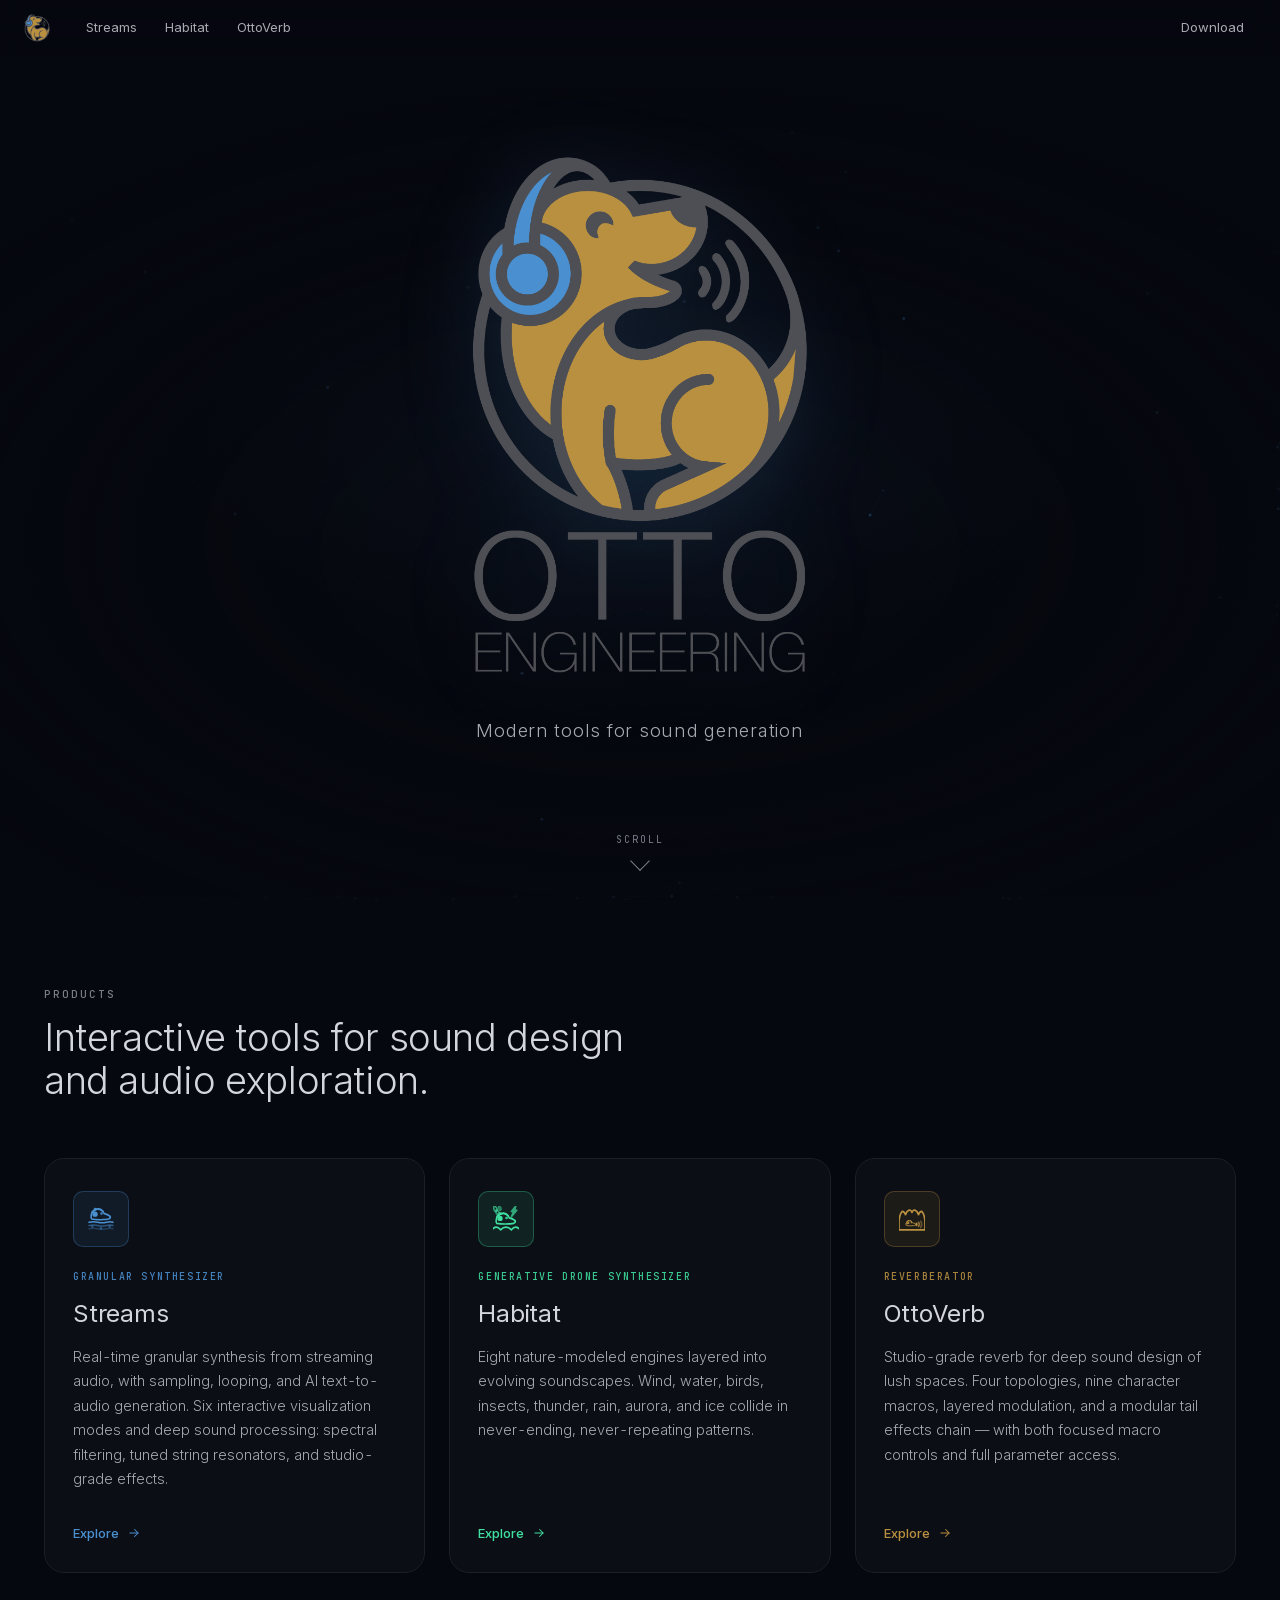
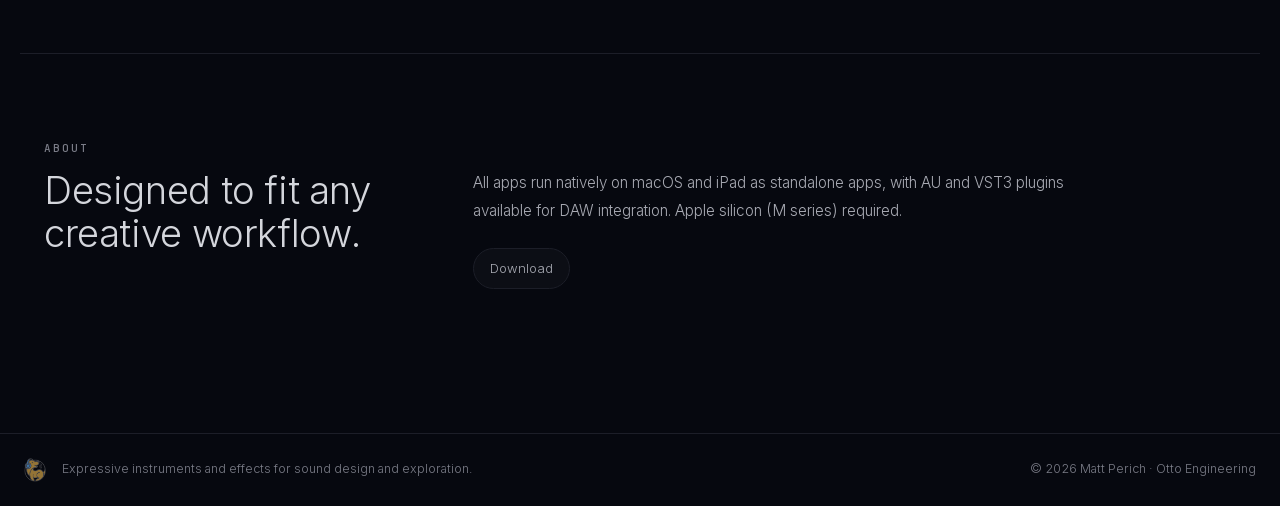
<file: index.html>
<!doctype html>
<html lang="en">
    <head>
        <meta charset="UTF-8" />
        <meta name="viewport" content="width=device-width, initial-scale=1.0, viewport-fit=cover" />
        <title>Otto Engineering — Instruments & Effects</title>
        <meta
            name="description"
            content="Otto Engineering creates expressive instruments and effects for macOS, iPad, AU, and VST3. Explore Streams, Habitat, and OttoVerb."
        />
        <link rel="icon" type="image/svg+xml" href="otto-favicon.svg" />
        <meta name="theme-color" content="#06080f" />
        <link rel="canonical" href="https://ottoengineering.xyz/" />
        <meta property="og:type" content="website" />
        <meta property="og:url" content="https://ottoengineering.xyz/" />
        <meta property="og:site_name" content="Otto Engineering" />
        <meta
            property="og:title"
            content="Otto Engineering — Instruments & Effects"
        />
        <meta
            property="og:description"
            content="Otto Engineering creates expressive instruments and effects for macOS, iPad, AU, and VST3. Explore Streams, Habitat, and OttoVerb."
        />
        <meta property="og:image" content="https://ottoengineering.xyz/otto-logo.png" />
        <meta name="twitter:card" content="summary_large_image" />
        <meta
            name="twitter:title"
            content="Otto Engineering — Instruments & Effects"
        />
        <meta
            name="twitter:description"
            content="Otto Engineering creates expressive instruments and effects for macOS, iPad, AU, and VST3."
        />
        <meta name="twitter:image" content="https://ottoengineering.xyz/otto-logo.png" />
        <link
            rel="preload"
            href="fonts/inter-latin-var.woff2"
            as="font"
            type="font/woff2"
            crossorigin
        />
        <link rel="stylesheet" href="fonts.css" />
        <link rel="stylesheet" href="shared.v2.css" />
        <style>
            /* ── Hero ─────────────────────────────────────────────── */

            .hero {
                position: relative;
                min-height: 100vh;
                min-height: 100dvh;
                display: flex;
                flex-direction: column;
                align-items: center;
                justify-content: center;
                overflow: hidden;
            }

            .hero-canvas {
                position: absolute;
                inset: 0;
                width: 100%;
                height: 100%;
                z-index: 0;
                opacity: 0;
                transition: opacity var(--dur-slow) var(--ease-out);
            }
            .hero-canvas.loaded {
                opacity: 1;
            }

            .hero-overlay {
                position: absolute;
                inset: 0;
                background:
                    radial-gradient(
                        ellipse 90% 70% at 50% 60%,
                        transparent 0%,
                        var(--bg) 75%
                    ),
                    radial-gradient(
                        ellipse 60% 40% at 50% 50%,
                        rgba(74, 144, 209, 0.08) 0%,
                        transparent 60%
                    );
                z-index: 1;
                pointer-events: none;
            }

            .hero-content {
                position: relative;
                z-index: 2;
                text-align: center;
                padding: 0 var(--space-6);
                width: 100%;
                max-width: 800px;
                animation: hero-rise 1.1s var(--ease-out) 0.1s both;
            }

            @keyframes hero-rise {
                from {
                    opacity: 0;
                    transform: translateY(16px);
                }
                to {
                    opacity: 1;
                    transform: translateY(0);
                }
            }

            .hero-title {
                margin: 0 0 var(--space-8);
                font: inherit;
                line-height: 0;
            }

            .hero-logo {
                display: block;
                margin: 0 auto;
                max-width: 340px;
                width: 100%;
                height: auto;
                filter: drop-shadow(0 10px 40px rgba(74, 144, 209, 0.15));
            }

            .hero-sub {
                font-size: clamp(1rem, 1.8vw, 1.15rem);
                color: var(--text-body);
                font-weight: 300;
                letter-spacing: 0.04em;
                line-height: 1.7;
            }

            /* ── Apps section ─────────────────────────────────────── */

            .apps-section {
                padding-top: var(--space-20);
            }

            .apps-header {
                display: flex;
                align-items: flex-end;
                justify-content: space-between;
                gap: var(--space-6);
                margin-bottom: var(--space-10);
                flex-wrap: wrap;
            }

            .apps-header .intro {
                max-width: 640px;
            }

            /* ── App Cards ───────────────────────────────────────────── */

            .apps-grid {
                display: grid;
                grid-template-columns: repeat(3, 1fr);
                gap: var(--space-6);
            }

            .app-card {
                position: relative;
                background: var(--surface);
                border: 1px solid var(--border);
                border-radius: var(--radius-xl);
                padding: 32px 28px 28px;
                display: flex;
                flex-direction: column;
                transition:
                    border-color var(--dur-med) var(--ease-standard),
                    transform var(--dur-med) var(--ease-spring),
                    box-shadow var(--dur-med) var(--ease-standard),
                    background var(--dur-med) var(--ease-standard);
                overflow: hidden;
                text-decoration: none;
                isolation: isolate;
                --card-accent: var(--accent);
                --card-accent-dim: var(--accent-glow);
                --card-accent-soft: var(--accent-soft);
            }

            .app-card.streams {
                --card-accent: var(--streams);
                --card-accent-dim: var(--streams-dim);
                --card-accent-soft: var(--streams-soft);
            }
            .app-card.habitat {
                --card-accent: var(--habitat);
                --card-accent-dim: var(--habitat-dim);
                --card-accent-soft: var(--habitat-soft);
            }
            .app-card.ottoverb {
                --card-accent: var(--ottoverb);
                --card-accent-dim: var(--ottoverb-dim);
                --card-accent-soft: var(--ottoverb-soft);
            }

            /* Gradient accent bar on top, animates from center */
            .app-card::before {
                content: "";
                position: absolute;
                top: 0;
                left: 50%;
                width: 0;
                height: 2px;
                background: linear-gradient(
                    90deg,
                    transparent,
                    var(--card-accent),
                    transparent
                );
                transform: translateX(-50%);
                transition: width var(--dur-slow) var(--ease-out);
                z-index: 2;
            }

            /* Accent glow wash in upper corner, activates on hover */
            .app-card::after {
                content: "";
                position: absolute;
                top: -40%;
                right: -30%;
                width: 260px;
                height: 260px;
                background: radial-gradient(
                    circle,
                    var(--card-accent-dim) 0%,
                    transparent 70%
                );
                opacity: 0;
                transition: opacity var(--dur-slow) var(--ease-standard);
                pointer-events: none;
                z-index: 0;
            }

            .app-card > * {
                position: relative;
                z-index: 1;
            }

            .app-card,
            .app-card:hover,
            .app-card:focus-visible {
                text-decoration: none;
            }

            .app-card:hover,
            .app-card:focus-visible {
                transform: translateY(-6px);
                border-color: var(--card-accent-dim);
                background: var(--surface-raised);
                box-shadow:
                    0 20px 50px rgba(0, 0, 0, 0.45),
                    0 0 40px var(--card-accent-dim);
            }

            .app-card:hover::before,
            .app-card:focus-visible::before {
                width: 100%;
            }

            .app-card:hover::after,
            .app-card:focus-visible::after {
                opacity: 1;
            }

            .app-icon {
                width: 56px;
                height: 56px;
                border-radius: var(--radius-md);
                display: flex;
                align-items: center;
                justify-content: center;
                margin-bottom: 22px;
                background: var(--card-accent-soft);
                color: var(--card-accent);
                border: 1px solid var(--card-accent-dim);
                transition: transform var(--dur-med) var(--ease-spring);
            }

            .app-card:hover .app-icon,
            .app-card:focus-visible .app-icon {
                transform: rotate(-6deg) scale(1.05);
            }

            .app-type {
                font-family: "JetBrains Mono", monospace;
                font-size: 10px;
                font-weight: 500;
                letter-spacing: 0.16em;
                text-transform: uppercase;
                color: var(--card-accent);
                margin-bottom: 10px;
                opacity: 0.9;
            }

            .app-card h3 {
                font-size: 1.5rem;
                font-weight: 400;
                color: var(--text-heading);
                margin-bottom: 12px;
                letter-spacing: -0.01em;
            }

            .app-card .app-desc {
                font-size: 0.9rem;
                color: var(--text-body);
                line-height: 1.7;
                flex: 1;
                margin-bottom: 24px;
            }

            .app-card .app-link {
                display: inline-flex;
                align-items: center;
                gap: 8px;
                font-size: 13px;
                font-weight: 500;
                color: var(--card-accent);
                text-decoration: none;
                margin-top: auto;
                padding-top: 6px;
                border-top: 1px solid transparent;
                transition: border-color var(--dur-med) var(--ease-standard);
            }

            .app-link .word {
                transition: letter-spacing var(--dur-med) var(--ease-standard);
            }
            .app-link .arrow {
                transition: transform var(--dur-med) var(--ease-spring);
                display: inline-flex;
            }

            .app-card:hover .app-link .arrow,
            .app-card:focus-visible .app-link .arrow {
                transform: translateX(4px);
            }

            .app-card:hover .app-link,
            .app-card:focus-visible .app-link {
                border-top-color: var(--card-accent-dim);
            }

            .app-link svg {
                width: 14px;
                height: 14px;
                stroke: currentColor;
            }

            .app-card .soon-badge {
                position: absolute;
                top: 14px;
                right: 14px;
                font-family: "JetBrains Mono", monospace;
                font-size: 9px;
                font-weight: 500;
                letter-spacing: 0.16em;
                color: var(--card-accent);
                background: var(--card-accent-soft);
                border: 1px solid var(--card-accent-dim);
                padding: 4px 10px;
                border-radius: var(--radius-pill);
                z-index: 3;
            }

            /* ── About Section ───────────────────────────────────────── */

            .about-wrap {
                display: grid;
                grid-template-columns: 1fr 2fr;
                gap: var(--space-12);
                align-items: start;
            }

            .about-text {
                font-size: 0.95rem;
                color: var(--text-body);
                line-height: 1.8;
                max-width: 640px;
            }

            .about-text p + p {
                margin-top: 14px;
            }

            .about-links {
                display: flex;
                gap: var(--space-3);
                margin-top: var(--space-6);
                flex-wrap: wrap;
            }

            .pill-link {
                display: inline-flex;
                align-items: center;
                gap: 8px;
                padding: 9px 16px;
                font-size: 13px;
                color: var(--text-body);
                background: var(--surface);
                border: 1px solid var(--border);
                border-radius: var(--radius-pill);
                text-decoration: none;
                transition: color var(--dur-fast) var(--ease-standard),
                            border-color var(--dur-fast) var(--ease-standard),
                            background var(--dur-fast) var(--ease-standard),
                            transform var(--dur-fast) var(--ease-standard);
            }

            .pill-link:hover {
                color: var(--text-strong);
                border-color: var(--border-strong);
                background: var(--surface-raised);
                transform: translateY(-1px);
                text-decoration: none;
            }

            .pill-link svg {
                width: 14px;
                height: 14px;
                fill: currentColor;
            }

            /* ── Responsive ──────────────────────────────────────────── */

            @media (max-width: 1024px) {
                .apps-grid {
                    grid-template-columns: repeat(2, 1fr);
                }
                .about-wrap {
                    grid-template-columns: 1fr;
                    gap: var(--space-6);
                }
            }

            @media (max-width: 640px) {
                .apps-grid {
                    grid-template-columns: 1fr;
                    max-width: 460px;
                    margin-left: auto;
                    margin-right: auto;
                }
                .apps-header {
                    flex-direction: column;
                    align-items: flex-start;
                }
                .hero-logo {
                    max-width: 240px;
                }
            }
        </style>
    </head>
    <body>
        <a href="#main" class="skip-link">Skip to content</a>

        <nav class="site-nav" aria-label="Primary">
            <a href="index.html" class="logo" aria-label="Otto Engineering home"
                ><img src="otto-logo.png" alt=""
            /></a>
            <div class="nav-links">
                <a href="streams.html">Streams</a>
                <a href="habitat.html">Habitat</a>
                <a href="ottoverb.html">OttoVerb</a>
            </div>
            <div class="nav-right">
                <a href="download.html">Download</a>
            </div>
        </nav>

        <main id="main">
            <!-- ═══════ HERO ═══════ -->
            <div class="hero">
                <canvas
                    class="hero-canvas"
                    id="heroCanvas"
                    aria-hidden="true"
                ></canvas>
                <div class="hero-overlay"></div>
                <div class="hero-content">
                    <h1 class="hero-title">
                        <img
                            src="otto-logo-text.png"
                            alt="Otto Engineering"
                            class="hero-logo"
                        />
                    </h1>
                    <p class="hero-sub">Modern tools for sound generation</p>
                </div>
                <button
                    class="canvas-pause"
                    id="heroPause"
                    aria-label="Pause background animation"
                >
                    <svg viewBox="0 0 24 24" aria-hidden="true">
                        <rect x="6" y="5" width="4" height="14" />
                        <rect x="14" y="5" width="4" height="14" />
                    </svg>
                </button>
                <div class="scroll-indicator">
                    <span>Scroll</span>
                    <span class="chevron" aria-hidden="true"></span>
                </div>
            </div>

            <!-- ═══════ APPS ═══════ -->
            <section id="apps" class="apps-section cv-auto">
                <div class="apps-header reveal">
                    <div class="intro">
                        <span class="eyebrow">Products</span>
                        <h2 class="section-title">
                            Interactive tools for sound design and audio
                            exploration.
                        </h2>
                    </div>
                </div>

                <div class="apps-grid reveal reveal-stagger">
                    <a class="app-card streams" href="streams.html">
                        <div class="app-icon" aria-hidden="true">
                            <svg
                                width="26"
                                height="26"
                                viewBox="0 0 24 24"
                                fill="none"
                                stroke="currentColor"
                                stroke-width="1.5"
                                stroke-linecap="round"
                                stroke-linejoin="round"
                            >
                                <path d="M3 9 Q3 4 8 3 Q13 2.5 15 7 Q18 7.5 20.5 9.5 Q21 11.5 19 12 Q15.5 12.5 14 12.5 Q9 13 3.5 12 Q2.5 11 3 9 Z" />
                                <path d="M4 5.5 Q10 0 14 5" />
                                <path d="M6 4 Q5.5 1.5 8 3" />
                                <circle cx="6.5" cy="7.5" r="1.7" fill="currentColor" />
                                <circle cx="12.5" cy="7" r="0.4" fill="currentColor" />
                                <path d="M1 15 Q5 14 9 15 Q13 16 17 15 Q21 14 23 15" />
                                <path d="M1 18 Q5 17 9 18 Q13 19 17 18 Q21 17 23 18" opacity="0.5" />
                                <path d="M1 21 Q5 20 9 21 Q13 22 17 21 Q21 20 23 21" opacity="0.3" />
                                <circle cx="4" cy="19" r="0.4" fill="currentColor" opacity="0.55" />
                                <circle cx="12" cy="20.5" r="0.4" fill="currentColor" opacity="0.55" />
                                <circle cx="20" cy="19" r="0.4" fill="currentColor" opacity="0.55" />
                            </svg>
                        </div>
                        <div class="app-type">Granular Synthesizer</div>
                        <h3>Streams</h3>
                        <p class="app-desc">
                            Real-time granular synthesis from streaming audio,
                            with sampling, looping, and AI text-to-audio
                            generation. Six interactive visualization modes and
                            deep sound processing: spectral filtering, tuned
                            string resonators, and studio-grade effects.
                        </p>
                        <span class="app-link">
                            <span class="word">Explore</span>
                            <span class="arrow" aria-hidden="true"
                                ><svg
                                    viewBox="0 0 24 24"
                                    fill="none"
                                    stroke="currentColor"
                                    stroke-width="1.75"
                                    stroke-linecap="round"
                                    stroke-linejoin="round"
                                >
                                    <line x1="5" y1="12" x2="19" y2="12" />
                                    <polyline points="13 6 19 12 13 18" /></svg
                            ></span>
                        </span>
                    </a>

                    <a class="app-card habitat" href="habitat.html">
                        <div class="app-icon" aria-hidden="true">
                            <svg
                                width="26"
                                height="26"
                                viewBox="0 0 24 24"
                                fill="none"
                                stroke="currentColor"
                                stroke-width="1.5"
                                stroke-linecap="round"
                                stroke-linejoin="round"
                            >
                                <path d="M2 5 Q0 3 1 0 Q4 1 4 4 Q3 5 2 5 Z" opacity="0.65" />
                                <path d="M6.5 4 Q4.5 2 5.5 0 Q7.5 1 7.5 3 Q7 4 6.5 4 Z" opacity="0.55" />
                                <path d="M4 8 Q2 6 3 3.5 Q5.5 4.5 5.5 6.5 Q4.5 8 4 8 Z" opacity="0.6" />
                                <path d="M21 0 L17 5 L19 5 L17 10 L22 4 L20 4 Z" fill="currentColor" opacity="0.7" />
                                <g transform="translate(0 4)">
                                    <path d="M3 9 Q3 4 8 3 Q13 2.5 15 7 Q18 7.5 20.5 9.5 Q21 11.5 19 12 Q15.5 12.5 14 12.5 Q9 13 3.5 12 Q2.5 11 3 9 Z" />
                                    <path d="M4 5.5 Q10 0 14 5" />
                                    <path d="M6 4 Q5.5 1.5 8 3" />
                                    <circle cx="6.5" cy="7.5" r="1.7" fill="currentColor" />
                                    <circle cx="12.5" cy="7" r="0.4" fill="currentColor" />
                                </g>
                                <path d="M-1 22 Q3 17 7 22 Q12 17 17 22 Q21 17 25 22" />
                            </svg>
                        </div>
                        <div class="app-type">Generative Drone Synthesizer</div>
                        <h3>Habitat</h3>
                        <p class="app-desc">
                            Eight nature-modeled engines layered into evolving
                            soundscapes. Wind, water, birds, insects, thunder,
                            rain, aurora, and ice collide in never-ending,
                            never-repeating patterns.
                        </p>
                        <span class="app-link">
                            <span class="word">Explore</span>
                            <span class="arrow" aria-hidden="true"
                                ><svg
                                    viewBox="0 0 24 24"
                                    fill="none"
                                    stroke="currentColor"
                                    stroke-width="1.75"
                                    stroke-linecap="round"
                                    stroke-linejoin="round"
                                >
                                    <line x1="5" y1="12" x2="19" y2="12" />
                                    <polyline points="13 6 19 12 13 18" /></svg
                            ></span>
                        </span>
                    </a>

                    <a class="app-card ottoverb" href="ottoverb.html">
                        <div class="app-icon" aria-hidden="true">
                            <svg
                                width="26"
                                height="26"
                                viewBox="0 0 24 24"
                                fill="none"
                                stroke="currentColor"
                                stroke-width="1.5"
                                stroke-linecap="round"
                                stroke-linejoin="round"
                            >
                                <path d="M0 22 L0 16 Q0 8 3 5 Q5 5 6 8 Q7 5 9 4 Q11 3 12 6 Q13 3 15 4 Q17 5 18 8 Q19 5 21 5 Q24 8 24 16 L24 22" />
                                <path d="M0 22 L24 22" />
                                <g transform="translate(5 12) scale(0.5)">
                                    <path d="M3 9 Q3 4 8 3 Q13 2.5 15 7 Q18 7.5 20.5 9.5 Q21 11.5 19 12 Q15.5 12.5 14 12.5 Q9 13 3.5 12 Q2.5 11 3 9 Z" />
                                    <path d="M4 5.5 Q10 0 14 5" />
                                    <path d="M6 4 Q5.5 1.5 8 3" />
                                    <circle cx="6.5" cy="7.5" r="1.7" fill="currentColor" />
                                    <circle cx="12.5" cy="7" r="0.4" fill="currentColor" />
                                </g>
                                <path d="M16 16 Q17 17 16 18" />
                                <path d="M18 15 Q19.5 17 18 19" opacity="0.7" />
                                <path d="M20 14 Q22 17 20 20" opacity="0.45" />
                            </svg>
                        </div>
                        <div class="app-type">Reverberator</div>
                        <h3>OttoVerb</h3>
                        <p class="app-desc">
                            Studio-grade reverb for deep sound design of lush
                            spaces. Four topologies, nine character macros,
                            layered modulation, and a modular tail effects
                            chain — with both focused macro controls and full
                            parameter access.
                        </p>
                        <span class="app-link">
                            <span class="word">Explore</span>
                            <span class="arrow" aria-hidden="true"
                                ><svg
                                    viewBox="0 0 24 24"
                                    fill="none"
                                    stroke="currentColor"
                                    stroke-width="1.75"
                                    stroke-linecap="round"
                                    stroke-linejoin="round"
                                >
                                    <line x1="5" y1="12" x2="19" y2="12" />
                                    <polyline points="13 6 19 12 13 18" /></svg
                            ></span>
                        </span>
                    </a>
                </div>
            </section>

            <!-- ═══════ ABOUT ═══════ -->
            <section
                id="about"
                class="cv-auto"
                style="border-top: 1px solid var(--border)"
            >
                <div class="reveal">
                    <span class="eyebrow">About</span>
                    <div class="about-wrap">
                        <h2 class="section-title">
                            Designed to fit any creative workflow.
                        </h2>
                        <div>
                            <div class="about-text">
                                <p>
                                    All apps run natively on macOS and iPad as
                                    standalone apps, with AU and VST3 plugins
                                    available for DAW integration. Apple silicon
                                    (M series) required.
                                </p>
                            </div>
                            <div class="about-links">
                                <a href="download.html" class="pill-link"
                                    >Download</a
                                >
                            </div>
                        </div>
                    </div>
                </div>
            </section>
        </main>

        <!-- ═══════ FOOTER ═══════ -->
        <footer class="site-footer">
          <div class="footer-inner">
            <div class="footer-brand">
              <img src="otto-logo.png" alt="Otto Engineering" loading="lazy">
              <p>Expressive instruments and effects for sound design and exploration.</p>
            </div>
            <span class="footer-copy">&copy; <span id="year"></span> Matt Perich &middot; Otto Engineering</span>
          </div>
        </footer>

        <!-- ═══════ SCRIPTS ═══════ -->
        <script>
            // ── Year stamp ──
            document.getElementById("year").textContent =
                new Date().getFullYear();

            // ── Reduced motion preference ──
            const prefersReducedMotion = window.matchMedia(
                "(prefers-reduced-motion: reduce)",
            );

            // ── Nav scroll state ──
            (function () {
                const nav = document.querySelector(".site-nav");
                const scrollInd = document.querySelector(".scroll-indicator");
                if (scrollInd) {
                    scrollInd.addEventListener("animationend", () => {
                        scrollInd.style.animation = "none";
                    }, { once: true });
                }
                const onScroll = () => {
                    const y = window.scrollY;
                    if (nav) nav.classList.toggle("scrolled", y > 4);
                    if (y > 4) document.body.classList.add("has-scrolled");
                    if (scrollInd) {
                        if (y > 0 && scrollInd.style.animation !== "none") {
                            scrollInd.style.animation = "none";
                        }
                        const p = Math.min(1, Math.max(0, y / 220));
                        scrollInd.style.opacity = String(1 - p);
                    }
                };
                onScroll();
                window.addEventListener("scroll", onScroll, { passive: true });
            })();

            // ── Hero particle canvas ──
            (function () {
                const canvas = document.getElementById("heroCanvas");
                if (!canvas) return;
                const ctx = canvas.getContext("2d");
                const dpr = Math.min(window.devicePixelRatio || 1, 2);
                let W,
                    H,
                    paused = false,
                    rafId = null,
                    firstFrame = true;

                function resize() {
                    const r = canvas.getBoundingClientRect();
                    W = r.width;
                    H = r.height;
                    canvas.width = W * dpr;
                    canvas.height = H * dpr;
                    ctx.setTransform(dpr, 0, 0, dpr, 0, 0);
                }
                resize();
                window.addEventListener("resize", resize);

                const N = 80;
                const px = [],
                    py = [],
                    vx = [],
                    vy = [],
                    pa = [];
                for (let i = 0; i < N; i++) {
                    px[i] = Math.random() * 2000;
                    py[i] = Math.random() * 2000;
                    vx[i] = (Math.random() - 0.5) * 0.3;
                    vy[i] = (Math.random() - 0.5) * 0.3;
                    pa[i] = Math.random() * 0.4 + 0.05;
                }

                let mx = -1000,
                    my = -1000;
                canvas.addEventListener("mousemove", (e) => {
                    const r = canvas.getBoundingClientRect();
                    mx = e.clientX - r.left;
                    my = e.clientY - r.top;
                });
                canvas.addEventListener("mouseleave", () => {
                    mx = -1000;
                    my = -1000;
                });

                function drawStatic() {
                    ctx.clearRect(0, 0, W, H);
                    for (let i = 0; i < N; i++) {
                        ctx.beginPath();
                        ctx.arc(px[i], py[i], 1.5, 0, Math.PI * 2);
                        ctx.fillStyle = `rgba(74, 144, 209, ${pa[i]})`;
                        ctx.fill();
                    }
                    canvas.classList.add("loaded");
                }

                function frame() {
                    ctx.clearRect(0, 0, W, H);
                    for (let i = 0; i < N; i++) {
                        px[i] += vx[i];
                        py[i] += vy[i];
                        if (px[i] < 0 || px[i] > W) vx[i] *= -1;
                        if (py[i] < 0 || py[i] > H) vy[i] *= -1;
                        px[i] = Math.max(0, Math.min(W, px[i]));
                        py[i] = Math.max(0, Math.min(H, py[i]));

                        const dmx = px[i] - mx,
                            dmy = py[i] - my;
                        const dm = Math.sqrt(dmx * dmx + dmy * dmy);
                        if (dm < 150) {
                            const f = (1 - dm / 150) * 0.02;
                            vx[i] += dmx * f;
                            vy[i] += dmy * f;
                        }

                        const sp = Math.sqrt(vx[i] * vx[i] + vy[i] * vy[i]);
                        if (sp > 1.5) {
                            vx[i] *= 1.5 / sp;
                            vy[i] *= 1.5 / sp;
                        }
                    }

                    ctx.lineWidth = 0.5;
                    for (let i = 0; i < N; i++) {
                        for (let j = i + 1; j < N; j++) {
                            const dx = px[i] - px[j],
                                dy = py[i] - py[j];
                            const d2 = dx * dx + dy * dy;
                            if (d2 < 19600) {
                                const d = Math.sqrt(d2);
                                ctx.beginPath();
                                ctx.moveTo(px[i], py[i]);
                                ctx.lineTo(px[j], py[j]);
                                ctx.strokeStyle = `rgba(74,144,209,${((1 - d / 140) * 0.08).toFixed(3)})`;
                                ctx.stroke();
                            }
                        }
                    }

                    for (let i = 0; i < N; i++) {
                        ctx.beginPath();
                        ctx.arc(px[i], py[i], 1.5, 0, Math.PI * 2);
                        ctx.fillStyle = `rgba(74, 144, 209, ${pa[i]})`;
                        ctx.fill();
                    }

                    if (firstFrame) {
                        firstFrame = false;
                        canvas.classList.add("loaded");
                    }

                    if (!paused) rafId = requestAnimationFrame(frame);
                }

                function start() {
                    if (paused || rafId) return;
                    rafId = requestAnimationFrame(frame);
                }
                function stop() {
                    if (rafId) {
                        cancelAnimationFrame(rafId);
                        rafId = null;
                    }
                }

                // Respect reduced motion — render once, don't loop
                if (prefersReducedMotion.matches) {
                    drawStatic();
                    paused = true;
                } else {
                    start();
                }

                // Pause on page hidden, resume on visible
                document.addEventListener("visibilitychange", () => {
                    if (document.hidden) stop();
                    else if (!paused) start();
                });

                // Pause button
                const btn = document.getElementById("heroPause");
                if (btn) {
                    const playIcon =
                        '<svg viewBox="0 0 24 24" aria-hidden="true"><polygon points="6,4 20,12 6,20"/></svg>';
                    const pauseIcon =
                        '<svg viewBox="0 0 24 24" aria-hidden="true"><rect x="6" y="5" width="4" height="14"/><rect x="14" y="5" width="4" height="14"/></svg>';
                    btn.addEventListener("click", () => {
                        paused = !paused;
                        if (paused) {
                            stop();
                            btn.innerHTML = playIcon;
                            btn.setAttribute(
                                "aria-label",
                                "Play background animation",
                            );
                        } else {
                            start();
                            btn.innerHTML = pauseIcon;
                            btn.setAttribute(
                                "aria-label",
                                "Pause background animation",
                            );
                        }
                    });
                }
            })();

            // ── Scroll reveal ──
            (function () {
                const obs = new IntersectionObserver(
                    (entries) => {
                        entries.forEach((e) => {
                            if (e.isIntersecting) {
                                e.target.classList.add("visible");
                                obs.unobserve(e.target);
                            }
                        });
                    },
                    { threshold: 0.12, rootMargin: "0px 0px -40px 0px" },
                );
                document
                    .querySelectorAll(".reveal")
                    .forEach((el) => obs.observe(el));
            })();
        </script>
    </body>
</html>
</file>
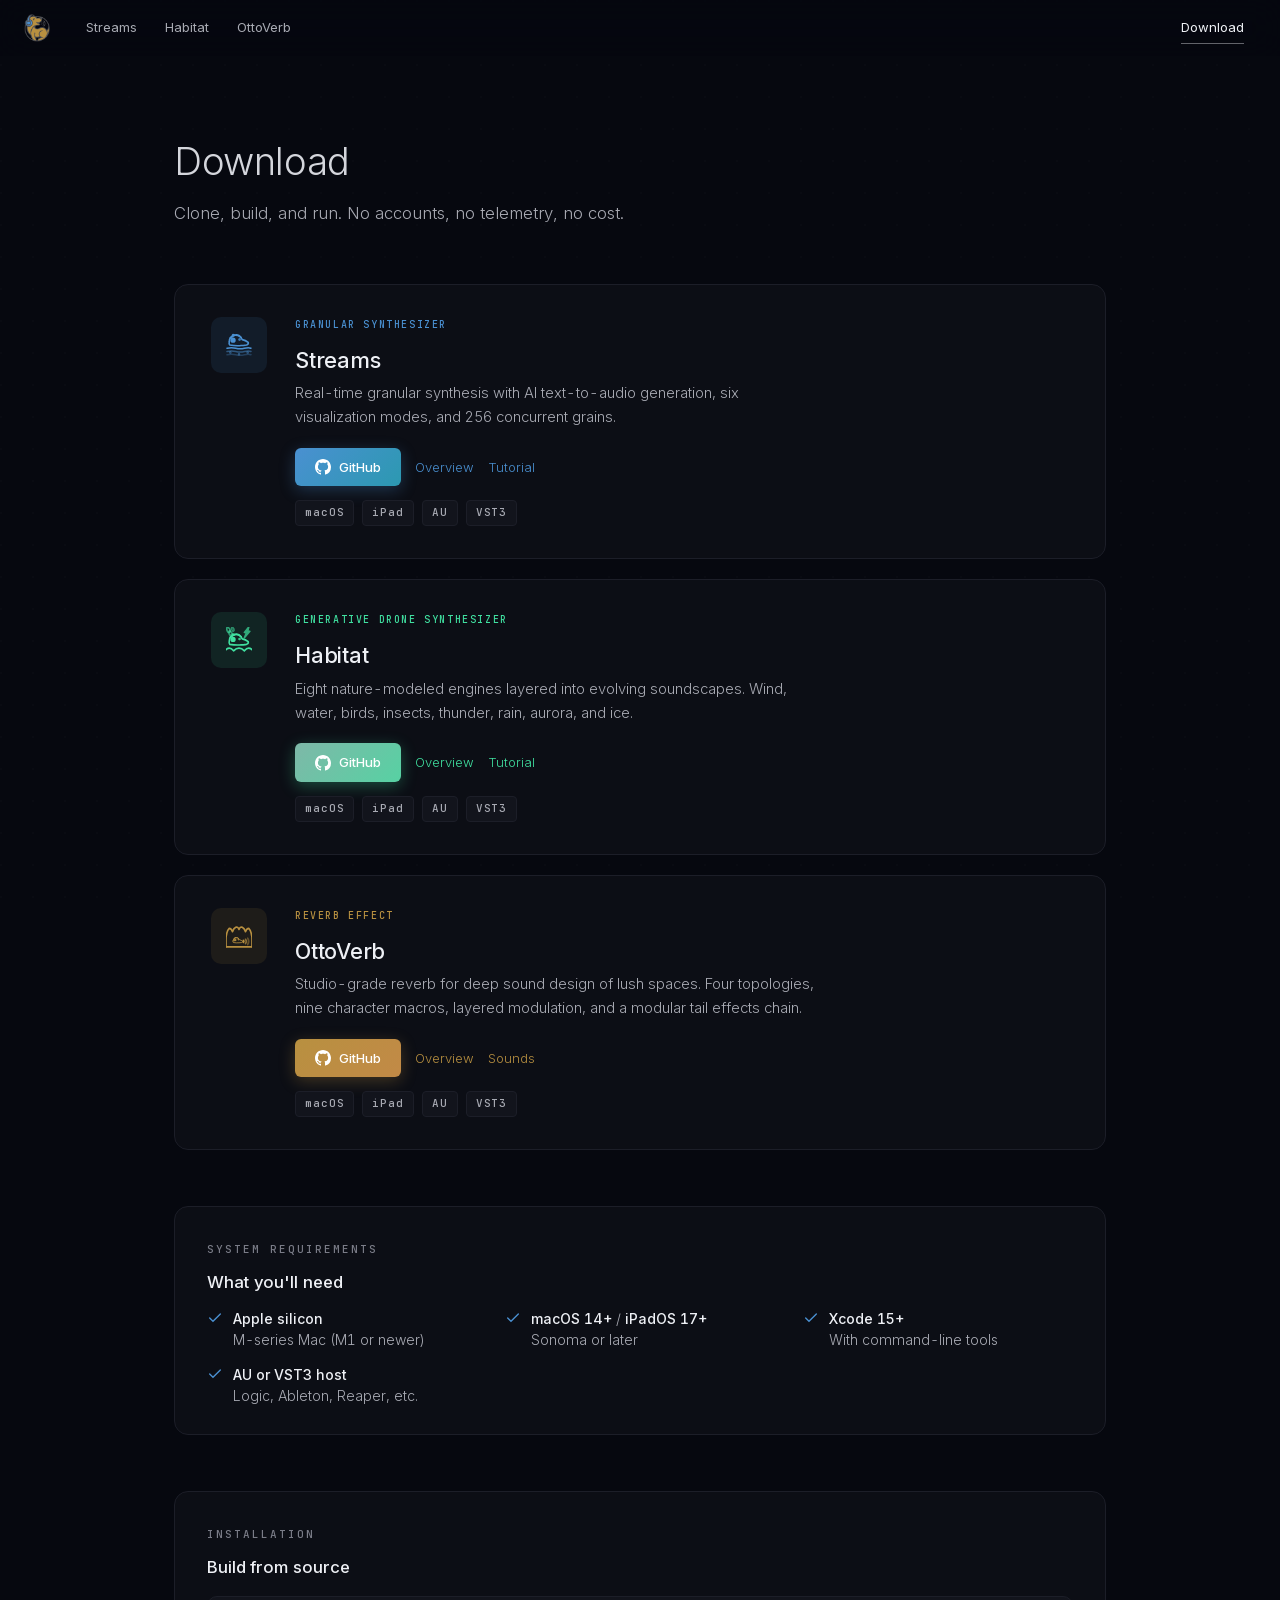
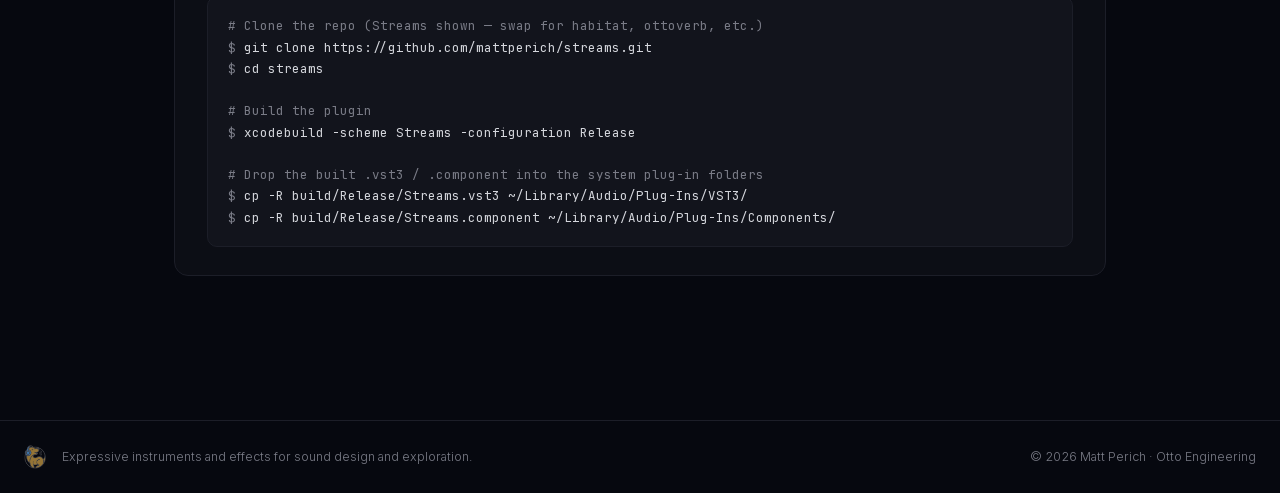
<file: download.html>
<!DOCTYPE html>
<html lang="en">
<head>
<meta charset="UTF-8">
<meta name="viewport" content="width=device-width, initial-scale=1.0, viewport-fit=cover">
<title>Download — Otto Engineering</title>
<meta name="description" content="Download Streams, Habitat, and OttoVerb — instruments and effects for macOS, iPad, AU, and VST3.">
<link rel="icon" type="image/svg+xml" href="otto-favicon.svg">
<meta name="theme-color" content="#06080f">
<link rel="canonical" href="https://ottoengineering.xyz/download">
<meta property="og:type" content="website">
<meta property="og:url" content="https://ottoengineering.xyz/download">
<meta property="og:site_name" content="Otto Engineering">
<meta property="og:title" content="Download — Otto Engineering">
<meta property="og:description" content="Clone, build, and run. Streams, Habitat, and OttoVerb for macOS, iPad, AU, and VST3.">
<meta property="og:image" content="https://ottoengineering.xyz/otto-logo.png">
<meta name="twitter:card" content="summary_large_image">
<meta name="twitter:title" content="Download — Otto Engineering">
<meta name="twitter:description" content="Clone, build, and run.">
<meta name="twitter:image" content="https://ottoengineering.xyz/otto-logo.png">
<link rel="preload" href="fonts/inter-latin-var.woff2" as="font" type="font/woff2" crossorigin>
<link rel="stylesheet" href="fonts.css">
<link rel="stylesheet" href="shared.v2.css">
<style>
.download-section {
  padding: 140px 24px 80px;
  max-width: 980px;
  margin: 0 auto;
}

.download-grid {
  display: flex;
  flex-direction: column;
  gap: 20px;
  margin-top: 56px;
}

.download-card {
  position: relative;
  background: var(--surface);
  border: 1px solid var(--border);
  border-radius: var(--radius-lg);
  padding: 32px 36px;
  display: flex;
  align-items: flex-start;
  gap: 28px;
  transition: transform var(--dur-med) var(--ease-standard),
              border-color var(--dur-med) var(--ease-standard),
              box-shadow var(--dur-med) var(--ease-standard);
  overflow: hidden;
}

.download-card::before {
  content: '';
  position: absolute;
  inset: 0;
  border-radius: inherit;
  padding: 1px;
  background: linear-gradient(135deg, var(--dl-accent-dim, transparent), transparent 60%);
  -webkit-mask: linear-gradient(#000 0 0) content-box, linear-gradient(#000 0 0);
  -webkit-mask-composite: xor;
          mask-composite: exclude;
  opacity: 0;
  transition: opacity var(--dur-med) var(--ease-standard);
  pointer-events: none;
}

.download-card:hover:not(.coming-soon) {
  transform: translateY(-3px);
  border-color: var(--dl-accent-dim, rgba(74,144,209,0.3));
  box-shadow: 0 24px 60px -24px var(--dl-accent-dim, rgba(74,144,209,0.3));
}

.download-card:hover:not(.coming-soon)::before { opacity: 1; }

.download-card.streams  { --dl-accent: var(--streams);  --dl-accent-dim: var(--streams-dim);  --dl-accent-bg: var(--streams-soft);  --dl-btn-bg: linear-gradient(135deg, #4a90d1, #1a9e9e); }
.download-card.habitat  { --dl-accent: var(--habitat);  --dl-accent-dim: var(--habitat-dim);  --dl-accent-bg: var(--habitat-soft);  --dl-btn-bg: linear-gradient(135deg, #7eb8a8, #40e0a0); }
.download-card.ottoverb { --dl-accent: var(--ottoverb); --dl-accent-dim: var(--ottoverb-dim); --dl-accent-bg: var(--ottoverb-soft); --dl-btn-bg: linear-gradient(135deg, #b89040, #c8864a); }

.download-icon {
  width: 56px;
  height: 56px;
  border-radius: var(--radius-md);
  display: flex;
  align-items: center;
  justify-content: center;
  flex-shrink: 0;
  background: var(--dl-accent-bg, rgba(74,144,209,0.1));
  color: var(--dl-accent, var(--accent));
  transition: transform var(--dur-med) var(--ease-spring);
}

.download-card:hover:not(.coming-soon) .download-icon {
  transform: rotate(-4deg) scale(1.04);
}

.download-body {
  flex: 1;
  min-width: 0;
}

.download-body h3 {
  font-size: 1.35rem;
  font-weight: 500;
  color: var(--text-strong);
  margin-bottom: 4px;
  letter-spacing: -0.01em;
}

.download-body .app-type {
  font-family: 'JetBrains Mono', monospace;
  font-size: 10px;
  font-weight: 500;
  letter-spacing: 0.16em;
  text-transform: uppercase;
  color: var(--dl-accent, var(--accent));
  margin-bottom: 10px;
}

.download-body p {
  font-size: 0.92rem;
  color: var(--text-body);
  line-height: 1.65;
  margin-bottom: 18px;
  max-width: 58ch;
}

.download-links {
  display: flex;
  gap: 14px;
  flex-wrap: wrap;
  align-items: center;
}

.download-btn {
  display: inline-flex;
  align-items: center;
  gap: 8px;
  padding: 9px 20px;
  font-size: 13px;
  font-weight: 500;
  color: #fff;
  background: var(--dl-btn-bg, linear-gradient(135deg, var(--accent), var(--teal)));
  background-size: 180% 100%;
  background-position: 0% 0%;
  border: none;
  border-radius: var(--radius-sm);
  text-decoration: none;
  transition: transform var(--dur-fast) var(--ease-spring),
              background-position var(--dur-med) var(--ease-standard),
              box-shadow var(--dur-med) var(--ease-standard);
  box-shadow: 0 4px 16px var(--dl-accent-dim, var(--accent-glow));
}

.download-btn:hover {
  transform: translateY(-2px);
  background-position: 100% 0%;
  box-shadow: 0 8px 24px var(--dl-accent-dim, var(--accent-glow));
  text-decoration: none;
}

.download-btn:active { transform: translateY(0) scale(0.98); }

.download-btn svg {
  width: 16px;
  height: 16px;
  fill: currentColor;
}

.download-link {
  font-size: 13px;
  color: var(--dl-accent, var(--accent));
  text-decoration: none;
  position: relative;
  transition: color var(--dur-fast) var(--ease-standard);
}

.download-link::after {
  content: '';
  position: absolute;
  left: 0; right: 100%;
  bottom: -2px;
  height: 1px;
  background: currentColor;
  transition: right var(--dur-med) var(--ease-standard);
}

.download-link:hover { color: var(--text-heading); text-decoration: none; }
.download-link:hover::after { right: 0; }

.download-platforms {
  display: flex;
  gap: 8px;
  margin-top: 14px;
  flex-wrap: wrap;
}

.platform-tag {
  font-family: 'JetBrains Mono', monospace;
  font-size: 11px;
  font-weight: 500;
  letter-spacing: 0.08em;
  color: var(--text-body);
  background: var(--surface2);
  border: 1px solid var(--border);
  border-radius: 4px;
  padding: 3px 9px;
  transition: color var(--dur-fast), border-color var(--dur-fast), background var(--dur-fast);
}

.platform-tag:hover {
  color: var(--dl-accent, var(--text-strong));
  border-color: var(--dl-accent-dim, var(--border-strong));
  background: var(--dl-accent-bg);
}

/* Coming-soon treatment: diagonal stripes instead of flat opacity */
.download-card.coming-soon {
  background:
    var(--surface),
    repeating-linear-gradient(135deg, transparent 0 14px, rgba(184,144,64,0.04) 14px 15px);
  background:
    repeating-linear-gradient(135deg, transparent 0 14px, rgba(184,144,64,0.035) 14px 15px),
    var(--surface);
}

.download-card.coming-soon .download-body h3,
.download-card.coming-soon .download-body p { color: var(--text); }
.download-card.coming-soon .download-icon { opacity: 0.7; }

.soon-ribbon {
  position: absolute;
  top: 14px;
  right: 14px;
  font-family: 'JetBrains Mono', monospace;
  font-size: 10px;
  font-weight: 600;
  letter-spacing: 0.2em;
  color: var(--ottoverb);
  background: var(--ottoverb-soft);
  border: 1px solid var(--ottoverb-dim);
  border-radius: 4px;
  padding: 4px 10px;
}

/* System requirements + install sections */
.dl-callout {
  margin-top: 56px;
  padding: 28px 32px;
  background: var(--surface);
  border: 1px solid var(--border);
  border-radius: var(--radius-lg);
}

.dl-callout h2 {
  font-size: 1.05rem;
  font-weight: 500;
  color: var(--text-strong);
  margin-bottom: 12px;
  letter-spacing: -0.005em;
}

.dl-callout .eyebrow { margin-bottom: 10px; }

.req-list {
  display: grid;
  grid-template-columns: repeat(auto-fit, minmax(220px, 1fr));
  gap: 14px 28px;
  margin-top: 4px;
}

.req-item {
  display: flex;
  align-items: flex-start;
  gap: 10px;
  font-size: 0.88rem;
  color: var(--text-body);
  line-height: 1.5;
}

.req-item svg { flex-shrink: 0; width: 16px; height: 16px; margin-top: 2px; color: var(--accent); }
.req-item strong { color: var(--text-strong); font-weight: 500; }

.install-block {
  margin-top: 16px;
  font-family: 'JetBrains Mono', monospace;
  font-size: 12.5px;
  line-height: 1.7;
  color: var(--text-body);
  background: var(--surface2);
  border: 1px solid var(--border);
  border-radius: var(--radius-md);
  padding: 18px 20px;
  overflow-x: auto;
}

.install-block .prompt { color: var(--text-dim); user-select: none; }
.install-block .cmd { color: var(--text-heading); }
.install-block .comment { color: var(--text-dim); }

@media (max-width: 640px) {
  .download-section { padding: 110px 20px 64px; }
  .download-card { flex-direction: column; gap: 16px; padding: 24px; }
  .download-card:hover:not(.coming-soon) .download-icon { transform: none; }
  .soon-ribbon { top: 12px; right: 12px; font-size: 9px; }
  .dl-callout { padding: 22px 20px; }
}
</style>
</head>
<body>

<svg xmlns="http://www.w3.org/2000/svg" style="display:none" aria-hidden="true"><symbol id="github" viewBox="0 0 16 16"><path fill="currentColor" d="M8 0C3.58 0 0 3.58 0 8c0 3.54 2.29 6.53 5.47 7.59.4.07.55-.17.55-.38 0-.19-.01-.82-.01-1.49-2.01.37-2.53-.49-2.69-.94-.09-.23-.48-.94-.82-1.13-.28-.15-.68-.52-.01-.53.63-.01 1.08.58 1.23.82.72 1.21 1.87.87 2.33.66.07-.52.28-.87.51-1.07-1.78-.2-3.64-.89-3.64-3.95 0-.87.31-1.59.82-2.15-.08-.2-.36-1.02.08-2.12 0 0 .67-.21 2.2.82.64-.18 1.32-.27 2-.27.68 0 1.36.09 2 .27 1.53-1.04 2.2-.82 2.2-.82.44 1.1.16 1.92.08 2.12.51.56.82 1.27.82 2.15 0 3.07-1.87 3.75-3.65 3.95.29.25.54.73.54 1.48 0 1.07-.01 1.93-.01 2.2 0 .21.15.46.55.38A8.013 8.013 0 0016 8c0-4.42-3.58-8-8-8z"/></symbol></svg>

<a class="skip-link" href="#main">Skip to content</a>

<nav class="site-nav" aria-label="Primary">
  <a href="index.html" class="logo" aria-label="Otto Engineering home"><img src="otto-logo.png" alt=""></a>
  <div class="nav-links">
    <a href="streams.html">Streams</a>
    <a href="habitat.html">Habitat</a>
    <a href="ottoverb.html">OttoVerb</a>
  </div>
  <div class="nav-right">
    <a href="download.html" class="active">Download</a>
  </div>
</nav>

<main id="main">

<div class="download-section">
  <h1 class="section-title reveal">Download</h1>
  <p class="section-desc reveal">Clone, build, and run. No accounts, no telemetry, no cost.</p>

  <div class="download-grid reveal reveal-stagger">

    <div class="download-card streams">
      <div class="download-icon">
        <svg width="26" height="26" viewBox="0 0 24 24" fill="none" stroke="currentColor" stroke-width="1.5" stroke-linecap="round" stroke-linejoin="round"><path d="M3 9 Q3 4 8 3 Q13 2.5 15 7 Q18 7.5 20.5 9.5 Q21 11.5 19 12 Q15.5 12.5 14 12.5 Q9 13 3.5 12 Q2.5 11 3 9 Z"/><path d="M4 5.5 Q10 0 14 5"/><path d="M6 4 Q5.5 1.5 8 3"/><circle cx="6.5" cy="7.5" r="1.7" fill="currentColor"/><circle cx="12.5" cy="7" r="0.4" fill="currentColor"/><path d="M1 15 Q5 14 9 15 Q13 16 17 15 Q21 14 23 15"/><path d="M1 18 Q5 17 9 18 Q13 19 17 18 Q21 17 23 18" opacity="0.5"/><path d="M1 21 Q5 20 9 21 Q13 22 17 21 Q21 20 23 21" opacity="0.3"/><circle cx="4" cy="19" r="0.4" fill="currentColor" opacity="0.55"/><circle cx="12" cy="20.5" r="0.4" fill="currentColor" opacity="0.55"/><circle cx="20" cy="19" r="0.4" fill="currentColor" opacity="0.55"/></svg>
      </div>
      <div class="download-body">
        <div class="app-type">Granular Synthesizer</div>
        <h3>Streams</h3>
        <p>Real-time granular synthesis with AI text-to-audio generation, six visualization modes, and 256 concurrent grains.</p>
        <div class="download-links">
          <a href="https://github.com/mattperich/streams" class="download-btn" rel="noopener">
            <svg viewBox="0 0 16 16" aria-hidden="true"><use href="#github"/></svg>
            GitHub
          </a>
          <a href="streams.html" class="download-link">Overview</a>
          <a href="streams-tutorial.html" class="download-link">Tutorial</a>
        </div>
        <div class="download-platforms">
          <span class="platform-tag" title="macOS 14 or later">macOS</span>
          <span class="platform-tag" title="iPadOS 17 or later">iPad</span>
          <span class="platform-tag" title="Audio Unit v3">AU</span>
          <span class="platform-tag" title="VST3 plug-in format">VST3</span>
        </div>
      </div>
    </div>

    <div class="download-card habitat">
      <div class="download-icon">
        <svg width="26" height="26" viewBox="0 0 24 24" fill="none" stroke="currentColor" stroke-width="1.5" stroke-linecap="round" stroke-linejoin="round"><path d="M2 5 Q0 3 1 0 Q4 1 4 4 Q3 5 2 5 Z" opacity="0.65"/><path d="M6.5 4 Q4.5 2 5.5 0 Q7.5 1 7.5 3 Q7 4 6.5 4 Z" opacity="0.55"/><path d="M4 8 Q2 6 3 3.5 Q5.5 4.5 5.5 6.5 Q4.5 8 4 8 Z" opacity="0.6"/><path d="M21 0 L17 5 L19 5 L17 10 L22 4 L20 4 Z" fill="currentColor" opacity="0.7"/><g transform="translate(0 4)"><path d="M3 9 Q3 4 8 3 Q13 2.5 15 7 Q18 7.5 20.5 9.5 Q21 11.5 19 12 Q15.5 12.5 14 12.5 Q9 13 3.5 12 Q2.5 11 3 9 Z"/><path d="M4 5.5 Q10 0 14 5"/><path d="M6 4 Q5.5 1.5 8 3"/><circle cx="6.5" cy="7.5" r="1.7" fill="currentColor"/><circle cx="12.5" cy="7" r="0.4" fill="currentColor"/></g><path d="M-1 22 Q3 17 7 22 Q12 17 17 22 Q21 17 25 22"/></svg>
      </div>
      <div class="download-body">
        <div class="app-type">Generative Drone Synthesizer</div>
        <h3>Habitat</h3>
        <p>Eight nature-modeled engines layered into evolving soundscapes. Wind, water, birds, insects, thunder, rain, aurora, and ice.</p>
        <div class="download-links">
          <a href="https://github.com/mattperich/habitat" class="download-btn" rel="noopener">
            <svg viewBox="0 0 16 16" aria-hidden="true"><use href="#github"/></svg>
            GitHub
          </a>
          <a href="habitat.html" class="download-link">Overview</a>
          <a href="habitat-tutorial.html" class="download-link">Tutorial</a>
        </div>
        <div class="download-platforms">
          <span class="platform-tag" title="macOS 14 or later">macOS</span>
          <span class="platform-tag" title="iPadOS 17 or later">iPad</span>
          <span class="platform-tag" title="Audio Unit v3">AU</span>
          <span class="platform-tag" title="VST3 plug-in format">VST3</span>
        </div>
      </div>
    </div>

    <div class="download-card ottoverb">
      <div class="download-icon">
        <svg width="26" height="26" viewBox="0 0 24 24" fill="none" stroke="currentColor" stroke-width="1.5" stroke-linecap="round" stroke-linejoin="round"><path d="M0 22 L0 16 Q0 8 3 5 Q5 5 6 8 Q7 5 9 4 Q11 3 12 6 Q13 3 15 4 Q17 5 18 8 Q19 5 21 5 Q24 8 24 16 L24 22"/><path d="M0 22 L24 22"/><g transform="translate(5 12) scale(0.5)"><path d="M3 9 Q3 4 8 3 Q13 2.5 15 7 Q18 7.5 20.5 9.5 Q21 11.5 19 12 Q15.5 12.5 14 12.5 Q9 13 3.5 12 Q2.5 11 3 9 Z"/><path d="M4 5.5 Q10 0 14 5"/><path d="M6 4 Q5.5 1.5 8 3"/><circle cx="6.5" cy="7.5" r="1.7" fill="currentColor"/><circle cx="12.5" cy="7" r="0.4" fill="currentColor"/></g><path d="M16 16 Q17 17 16 18"/><path d="M18 15 Q19.5 17 18 19" opacity="0.7"/><path d="M20 14 Q22 17 20 20" opacity="0.45"/></svg>
      </div>
      <div class="download-body">
        <div class="app-type">Reverb Effect</div>
        <h3>OttoVerb</h3>
        <p>Studio-grade reverb for deep sound design of lush spaces. Four topologies, nine character macros, layered modulation, and a modular tail effects chain.</p>
        <div class="download-links">
          <a href="https://github.com/mattperich/ottoverb" class="download-btn" rel="noopener">
            <svg viewBox="0 0 16 16" aria-hidden="true"><use href="#github"/></svg>
            GitHub
          </a>
          <a href="ottoverb.html" class="download-link">Overview</a>
          <a href="ottoverb-sounds.html" class="download-link">Sounds</a>
        </div>
        <div class="download-platforms">
          <span class="platform-tag" title="macOS 14 or later">macOS</span>
          <span class="platform-tag" title="iPadOS 17 or later">iPad</span>
          <span class="platform-tag" title="Audio Unit v3">AU</span>
          <span class="platform-tag" title="VST3 plug-in format">VST3</span>
        </div>
      </div>
    </div>

  </div>

  <div class="dl-callout reveal">
    <span class="eyebrow">System requirements</span>
    <h2>What you'll need</h2>
    <div class="req-list">
      <div class="req-item">
        <svg viewBox="0 0 24 24" fill="none" stroke="currentColor" stroke-width="2" stroke-linecap="round"><path d="M20 6 9 17l-5-5"/></svg>
        <div><strong>Apple silicon</strong><br>M-series Mac (M1 or newer)</div>
      </div>
      <div class="req-item">
        <svg viewBox="0 0 24 24" fill="none" stroke="currentColor" stroke-width="2" stroke-linecap="round"><path d="M20 6 9 17l-5-5"/></svg>
        <div><strong>macOS 14+</strong> / <strong>iPadOS 17+</strong><br>Sonoma or later</div>
      </div>
      <div class="req-item">
        <svg viewBox="0 0 24 24" fill="none" stroke="currentColor" stroke-width="2" stroke-linecap="round"><path d="M20 6 9 17l-5-5"/></svg>
        <div><strong>Xcode 15+</strong><br>With command-line tools</div>
      </div>
      <div class="req-item">
        <svg viewBox="0 0 24 24" fill="none" stroke="currentColor" stroke-width="2" stroke-linecap="round"><path d="M20 6 9 17l-5-5"/></svg>
        <div><strong>AU or VST3 host</strong><br>Logic, Ableton, Reaper, etc.</div>
      </div>
    </div>
  </div>

  <div class="dl-callout reveal">
    <span class="eyebrow">Installation</span>
    <h2>Build from source</h2>
    <div class="install-block">
      <div><span class="comment"># Clone the repo (Streams shown — swap for habitat, ottoverb, etc.)</span></div>
      <div><span class="prompt">$ </span><span class="cmd">git clone https://github.com/mattperich/streams.git</span></div>
      <div><span class="prompt">$ </span><span class="cmd">cd streams</span></div>
      <div>&nbsp;</div>
      <div><span class="comment"># Build the plugin</span></div>
      <div><span class="prompt">$ </span><span class="cmd">xcodebuild -scheme Streams -configuration Release</span></div>
      <div>&nbsp;</div>
      <div><span class="comment"># Drop the built .vst3 / .component into the system plug-in folders</span></div>
      <div><span class="prompt">$ </span><span class="cmd">cp -R build/Release/Streams.vst3 ~/Library/Audio/Plug-Ins/VST3/</span></div>
      <div><span class="prompt">$ </span><span class="cmd">cp -R build/Release/Streams.component ~/Library/Audio/Plug-Ins/Components/</span></div>
    </div>
  </div>
</div>

</main>

<footer class="site-footer">
  <div class="footer-inner">
    <div class="footer-brand">
      <img src="otto-logo.png" alt="Otto Engineering" loading="lazy">
      <p>Expressive instruments and effects for sound design and exploration.</p>
    </div>
    <span class="footer-copy">&copy; <span id="year"></span> Matt Perich &middot; Otto Engineering</span>
  </div>
</footer>

<script src="site.js" defer></script>
</body>
</html>
</file>
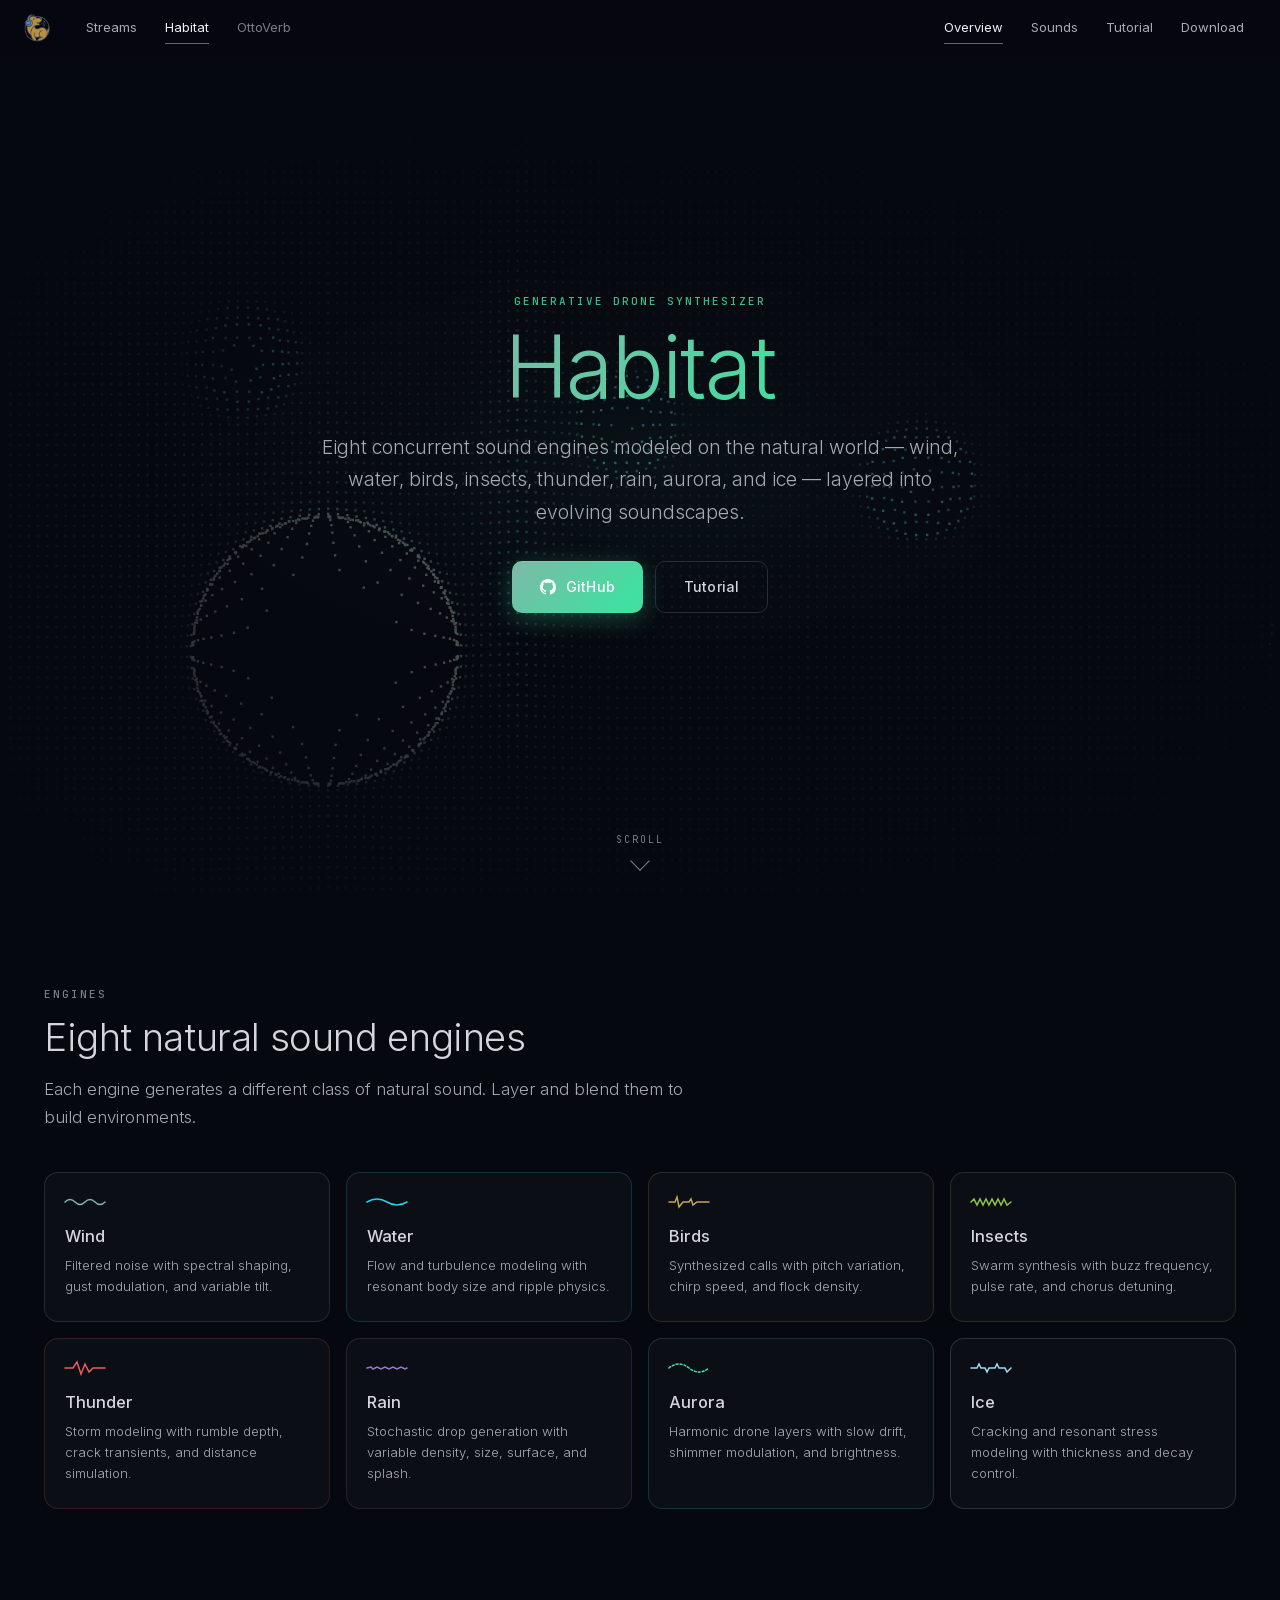
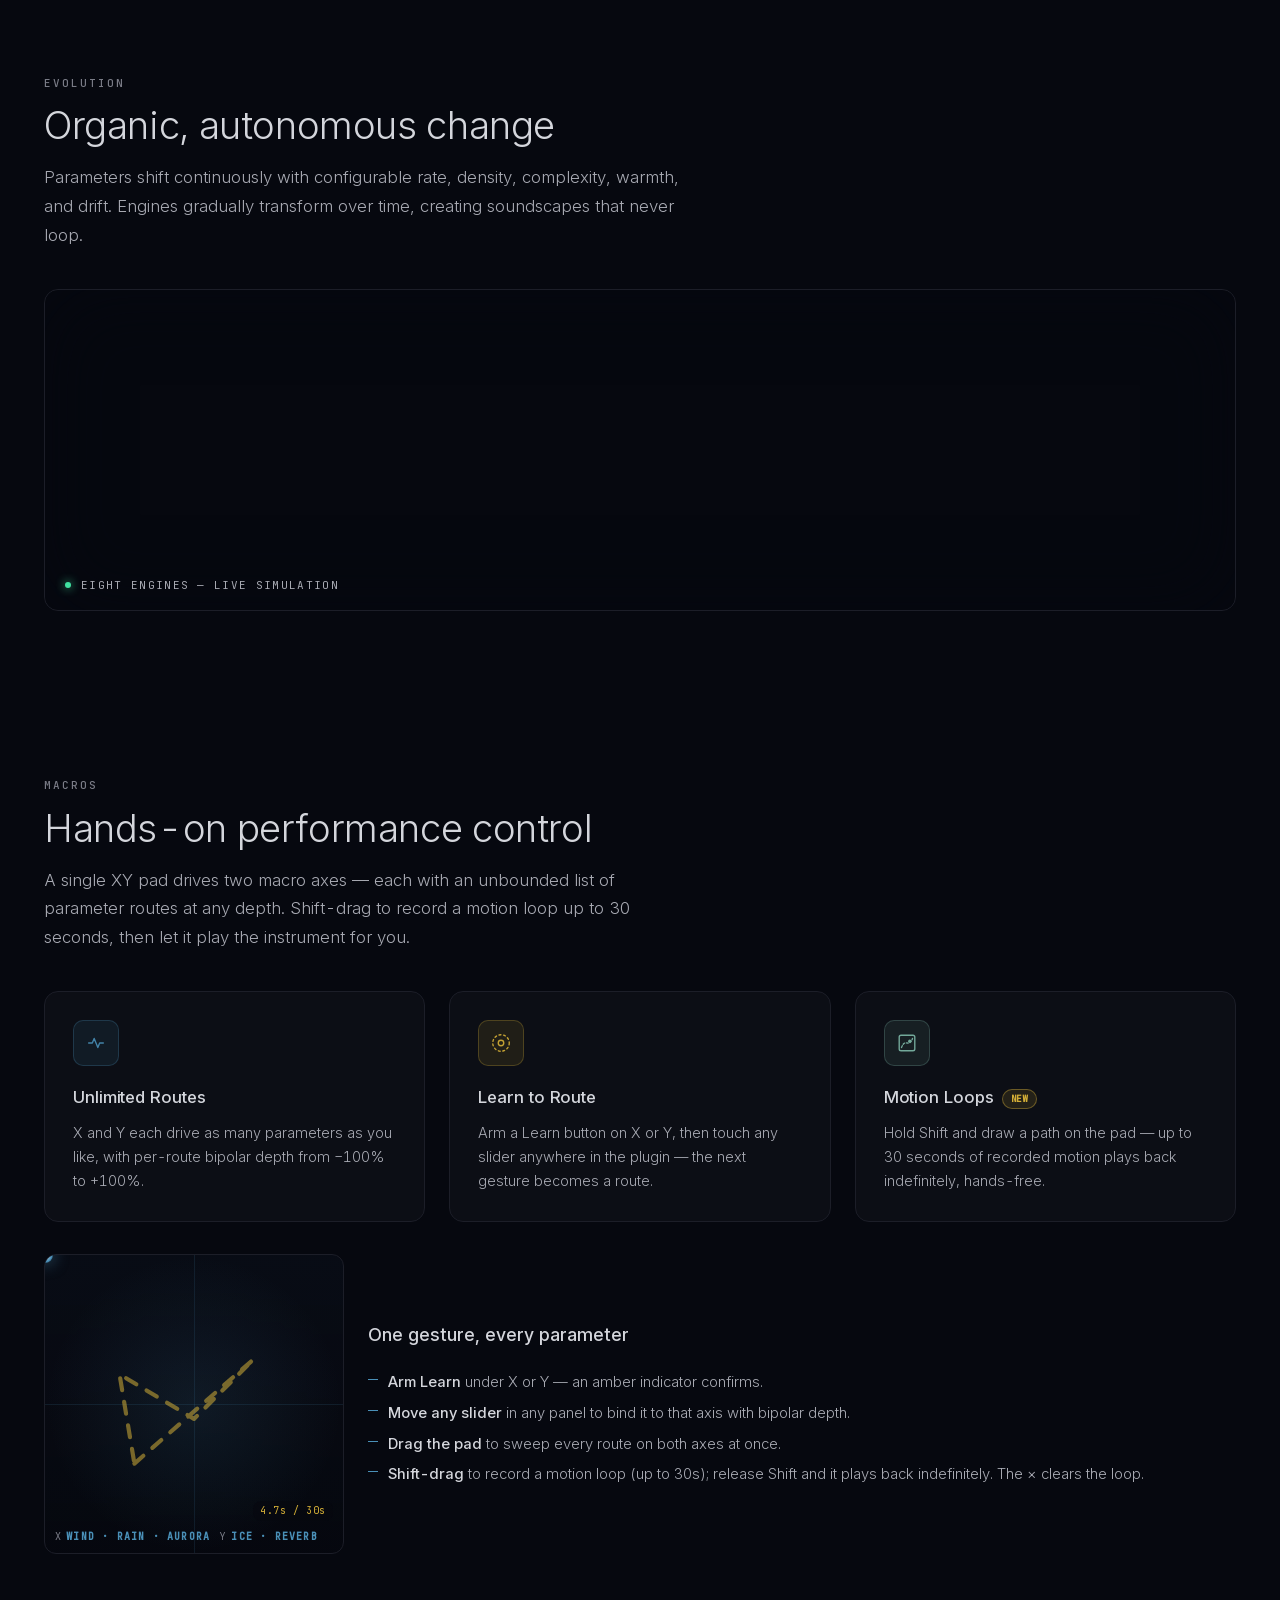
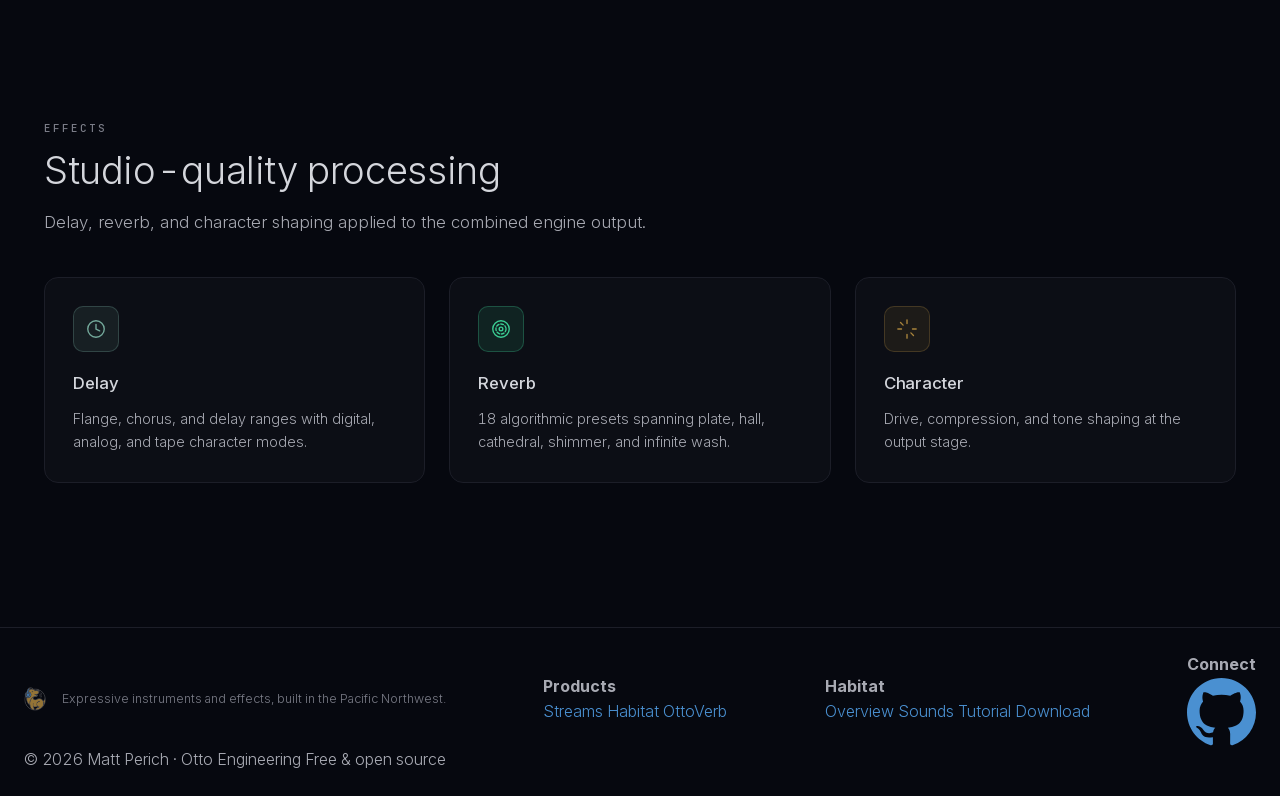
<file: habitat-index.html>
<!DOCTYPE html>
<html lang="en">
<head>
<meta charset="UTF-8">
<meta name="viewport" content="width=device-width, initial-scale=1.0">
<title>Habitat — Generative Drone Synthesizer</title>
<meta name="description" content="Habitat is a generative drone synthesizer with eight nature-modeled engines, real-time visualization, scale systems, and LFO modulation. macOS, iPad, AU, and VST3.">
<link rel="icon" type="image/svg+xml" href="otto-favicon.svg">
<meta name="theme-color" content="#06080f">
<link rel="canonical" href="https://ottoengineering.xyz/habitat-index">
<meta property="og:type" content="website">
<meta property="og:url" content="https://ottoengineering.xyz/habitat-index">
<meta property="og:site_name" content="Otto Engineering">
<meta property="og:title" content="Habitat — Generative Drone Synthesizer">
<meta property="og:description" content="Eight nature-modeled engines layered into evolving soundscapes. Wind, water, birds, insects, thunder, rain, aurora, and ice.">
<meta property="og:image" content="https://ottoengineering.xyz/otto-logo.png">
<meta name="twitter:card" content="summary_large_image">
<meta name="twitter:title" content="Habitat — Generative Drone Synthesizer">
<meta name="twitter:description" content="Eight nature-modeled engines layered into evolving soundscapes.">
<meta name="twitter:image" content="https://ottoengineering.xyz/otto-logo.png">
<link rel="preload" href="fonts/inter-latin-var.woff2" as="font" type="font/woff2" crossorigin>
<link rel="stylesheet" href="fonts.css">
<link rel="stylesheet" href="shared.css">
<style>
/* ── Hero ─────────────────────────────────────────────── */

.hero {
  position: relative;
  min-height: 100vh;
  min-height: 100dvh;
  display: flex;
  flex-direction: column;
  align-items: center;
  justify-content: center;
  overflow: hidden;
}

.hero-canvas {
  position: absolute;
  inset: 0;
  width: 100%;
  height: 100%;
  z-index: 0;
  opacity: 0;
  transition: opacity var(--dur-slow) var(--ease-out);
}
.hero-canvas.loaded { opacity: 1; }

.hero-overlay {
  position: absolute;
  inset: 0;
  background:
    radial-gradient(ellipse 90% 70% at 50% 60%, rgba(6,8,15,0.3) 0%, var(--bg) 75%),
    radial-gradient(ellipse 60% 40% at 50% 50%, rgba(64, 224, 160, 0.08) 0%, transparent 60%);
  z-index: 1;
  pointer-events: none;
}

.hero-content {
  position: relative;
  z-index: 2;
  text-align: center;
  padding: 0 var(--space-6);
  max-width: 880px;
  animation: hero-rise 1.1s var(--ease-out) 0.1s both;
}

@keyframes hero-rise {
  from { opacity: 0; transform: translateY(16px); }
  to   { opacity: 1; transform: translateY(0); }
}

.hero .eyebrow { color: var(--habitat); opacity: 0.85; }

.hero h1 {
  font-size: var(--fs-4xl);
  font-weight: 300;
  letter-spacing: -0.02em;
  line-height: 1.02;
  color: var(--text-heading);
  margin-bottom: var(--space-5);
}

.hero h1 span {
  background: linear-gradient(135deg, #7eb8a8, var(--habitat));
  -webkit-background-clip: text;
  -webkit-text-fill-color: transparent;
  background-clip: text;
}

.hero-sub {
  font-size: clamp(1rem, 1.8vw, 1.2rem);
  color: var(--text-body);
  font-weight: 300;
  max-width: 640px;
  margin: 0 auto var(--space-8);
  line-height: 1.7;
}

.hero-ctas {
  display: inline-flex;
  gap: var(--space-3);
  flex-wrap: wrap;
  justify-content: center;
}

/* Habitat accent override for the primary button */
.btn-primary.habitat {
  background: linear-gradient(135deg, #7eb8a8 0%, var(--habitat) 50%, #7eb8a8 100%);
  background-size: 200% 100%;
  box-shadow: 0 6px 24px rgba(64, 224, 160, 0.28), inset 0 1px 0 rgba(255, 255, 255, 0.12);
}
.btn-primary.habitat:hover {
  box-shadow: 0 12px 40px rgba(64, 224, 160, 0.32), inset 0 1px 0 rgba(255, 255, 255, 0.18);
}

/* ── Engine Grid ─────────────────────────────────────────── */

.engine-grid {
  display: grid;
  grid-template-columns: repeat(4, 1fr);
  gap: var(--space-4);
  margin-top: var(--space-10);
}

.engine-card {
  position: relative;
  background: var(--surface);
  border: 1px solid var(--engine-dim, var(--border));
  border-radius: var(--radius-lg);
  padding: 22px 20px 24px;
  overflow: hidden;
  transition: border-color var(--dur-med) var(--ease-standard),
              transform var(--dur-med) var(--ease-spring),
              background var(--dur-med) var(--ease-standard),
              box-shadow var(--dur-med) var(--ease-standard);
}

.engine-card::after {
  content: "";
  position: absolute;
  left: 0;
  bottom: 0;
  height: 2px;
  width: 0;
  background: linear-gradient(90deg, var(--engine), transparent);
  transition: width var(--dur-slow) var(--ease-out);
}

@media (hover: hover) {
  .engine-card:hover {
    transform: translateY(-4px);
    border-color: var(--engine);
    background: var(--surface-raised);
    box-shadow: 0 12px 36px rgba(0,0,0,0.4), 0 0 32px var(--engine-dim);
  }
  .engine-card:hover::after { width: 100%; }
  .engine-card:hover .engine-wave path { animation-duration: 1.6s; }
}

.engine-wave {
  width: 40px;
  height: 14px;
  margin-bottom: 14px;
  display: block;
  overflow: visible;
}

.engine-wave path {
  stroke: var(--engine);
  stroke-width: 1.5;
  fill: none;
  stroke-linecap: round;
  transform-origin: center;
  animation: engine-pulse 3.2s var(--ease-in-out) infinite;
}

@keyframes engine-pulse {
  0%, 100% { opacity: 0.55; transform: scaleY(0.7); }
  50%      { opacity: 1; transform: scaleY(1.2); }
}


.engine-card h3 {
  font-size: 1.02rem;
  font-weight: 500;
  color: var(--text-heading);
  margin-bottom: 6px;
  letter-spacing: -0.005em;
}

.engine-card p {
  font-size: 0.82rem;
  color: var(--text-body);
  line-height: 1.6;
}

/* ── Evolution Canvas ─────────────────────────────────── */

.evo-wrap {
  position: relative;
  margin-top: var(--space-10);
  border-radius: var(--radius-lg);
  overflow: hidden;
  border: 1px solid var(--border);
  background: var(--bg);
}

.evo-wrap::after {
  content: "";
  position: absolute;
  inset: 0;
  pointer-events: none;
  box-shadow: inset 0 0 80px rgba(6, 8, 15, 0.9);
  border-radius: inherit;
}

.evo-canvas {
  width: 100%;
  height: 320px;
  display: block;
}

.evo-caption {
  position: absolute;
  left: 20px;
  bottom: 16px;
  font-family: 'JetBrains Mono', monospace;
  font-size: 11px;
  letter-spacing: 0.12em;
  text-transform: uppercase;
  color: var(--text-body);
  z-index: 2;
  display: flex;
  align-items: center;
  gap: 10px;
}

.evo-caption .dot {
  width: 6px;
  height: 6px;
  border-radius: 50%;
  background: var(--habitat);
  box-shadow: 0 0 10px var(--habitat);
  animation: dot-pulse 2s ease-in-out infinite;
}

@keyframes dot-pulse {
  0%, 100% { opacity: 0.4; }
  50%      { opacity: 1; }
}

/* ── Features Grid ───────────────────────────────────────── */

.features {
  display: grid;
  grid-template-columns: repeat(auto-fit, minmax(260px, 1fr));
  gap: var(--space-6);
  margin-top: var(--space-10);
}

.feature-icon {
  width: 46px;
  height: 46px;
  border-radius: var(--radius-md);
  display: flex;
  align-items: center;
  justify-content: center;
  margin-bottom: 18px;
  border: 1px solid currentColor;
}

.feature-icon.delay     { background: rgba(126,184,168,0.10); color: #7eb8a8; border-color: rgba(126,184,168,0.25); }
.feature-icon.reverb    { background: rgba(64,224,160,0.10);  color: var(--habitat); border-color: rgba(64,224,160,0.25); }
.feature-icon.character { background: rgba(184,144,64,0.10);  color: var(--amber); border-color: rgba(184,144,64,0.25); }
.feature-icon.macro     { background: rgba(74,144,184,0.10);  color: #4a90b8; border-color: rgba(74,144,184,0.25); }
.feature-icon.learn     { background: rgba(212,175,55,0.10);  color: #d4af37; border-color: rgba(212,175,55,0.25); }
.feature-icon.xy        { background: rgba(126,184,168,0.10); color: #7eb8a8; border-color: rgba(126,184,168,0.25); }

.feature-icon svg { opacity: 0.9; }

/* ── Macro preview pad ───────────────────────────────────── */

.feature-badge {
  display: inline-block;
  margin-left: 8px;
  padding: 2px 8px;
  font-family: 'JetBrains Mono', monospace;
  font-size: 9px;
  font-weight: 700;
  letter-spacing: 0.08em;
  text-transform: uppercase;
  color: #d4af37;
  background: rgba(212, 175, 55, 0.12);
  border: 1px solid rgba(212, 175, 55, 0.4);
  border-radius: 10px;
  vertical-align: middle;
}

.macro-preview {
  display: grid;
  grid-template-columns: minmax(220px, 300px) 1fr;
  gap: var(--space-6);
  align-items: center;
  margin-top: var(--space-8);
}

.macro-pad {
  position: relative;
  aspect-ratio: 1 / 1;
  background:
    radial-gradient(circle at center, rgba(74,144,184,0.12) 0%, transparent 70%),
    linear-gradient(180deg, rgba(10,14,24,0.7), rgba(6,8,15,0.9));
  border: 1px solid var(--border);
  border-radius: 12px;
  overflow: hidden;
}

.macro-pad::before,
.macro-pad::after {
  content: "";
  position: absolute;
  background: rgba(74,144,184,0.14);
}
.macro-pad::before { left: 0; right: 0; top: 50%; height: 1px; }
.macro-pad::after  { top: 0; bottom: 0; left: 50%; width: 1px; }

.macro-pad-path {
  position: absolute;
  inset: 0;
  width: 100%;
  height: 100%;
  pointer-events: none;
}
.macro-pad-path path {
  fill: none;
  stroke: rgba(212, 175, 55, 0.55);
  stroke-width: 1.4;
  stroke-dasharray: 4 4;
  stroke-linecap: round;
  stroke-linejoin: round;
}

.macro-pad-rec {
  position: absolute;
  bottom: 32px;
  right: 10px;
  font-family: 'JetBrains Mono', monospace;
  font-size: 10px;
  letter-spacing: 0.06em;
  color: #d4af37;
  background: rgba(6,8,15,0.55);
  padding: 2px 7px;
  border-radius: 8px;
  font-variant-numeric: tabular-nums;
}

.macro-pad-dot {
  position: absolute;
  width: 16px;
  height: 16px;
  border-radius: 50%;
  background: radial-gradient(circle, #e8f4ff 0%, #4a90b8 60%, transparent 100%);
  box-shadow: 0 0 16px rgba(74,144,184,0.6);
  transform: translate(-50%, -50%);
  animation: macro-dot 9s var(--ease-in-out) infinite;
}

@keyframes macro-dot {
  0%   { left: 30%; top: 70%; }
  25%  { left: 70%; top: 35%; }
  50%  { left: 50%; top: 55%; }
  75%  { left: 25%; top: 40%; }
  100% { left: 30%; top: 70%; }
}

.macro-pad-axes {
  position: absolute;
  inset: auto 10px 8px 10px;
  display: flex;
  gap: 10px;
  font-family: 'JetBrains Mono', monospace;
  font-size: 10px;
  letter-spacing: 0.12em;
  text-transform: uppercase;
  color: var(--text-dim);
}
.macro-pad-axes span strong { color: #4a90b8; font-weight: 600; margin-left: 4px; }

.macro-list {
  display: flex;
  flex-direction: column;
  gap: var(--space-4);
}

.macro-list h3 {
  font-size: 1.1rem;
  font-weight: 500;
  color: var(--text-heading);
  margin-bottom: 6px;
}
.macro-list ul { list-style: none; padding: 0; margin: 0; display: flex; flex-direction: column; gap: var(--space-2); }
.macro-list li {
  position: relative;
  padding-left: 20px;
  color: var(--text-body);
  font-size: 0.92rem;
  line-height: 1.55;
}
.macro-list li::before {
  content: "";
  position: absolute;
  left: 0;
  top: 0.55em;
  width: 10px;
  height: 1px;
  background: #4a90b8;
}
.macro-list li strong { color: var(--text-heading); font-weight: 500; }

@media (max-width: 768px) {
  .macro-preview { grid-template-columns: 1fr; }
  .macro-pad { max-width: 320px; margin: 0 auto; }
}

/* ── Responsive ──────────────────────────────────────────── */

@media (max-width: 1024px) {
  .engine-grid { grid-template-columns: repeat(3, 1fr); }
}

@media (max-width: 768px) {
  .engine-grid { grid-template-columns: repeat(2, 1fr); }
  .evo-canvas { height: 240px; }
}

@media (max-width: 480px) {
  .engine-grid { grid-template-columns: 1fr; max-width: 380px; margin-left: auto; margin-right: auto; }
}
</style>
</head>
<body>

<svg xmlns="http://www.w3.org/2000/svg" style="display:none" aria-hidden="true"><symbol id="github" viewBox="0 0 16 16"><path fill="currentColor" d="M8 0C3.58 0 0 3.58 0 8c0 3.54 2.29 6.53 5.47 7.59.4.07.55-.17.55-.38 0-.19-.01-.82-.01-1.49-2.01.37-2.53-.49-2.69-.94-.09-.23-.48-.94-.82-1.13-.28-.15-.68-.52-.01-.53.63-.01 1.08.58 1.23.82.72 1.21 1.87.87 2.33.66.07-.52.28-.87.51-1.07-1.78-.2-3.64-.89-3.64-3.95 0-.87.31-1.59.82-2.15-.08-.2-.36-1.02.08-2.12 0 0 .67-.21 2.2.82.64-.18 1.32-.27 2-.27.68 0 1.36.09 2 .27 1.53-1.04 2.2-.82 2.2-.82.44 1.1.16 1.92.08 2.12.51.56.82 1.27.82 2.15 0 3.07-1.87 3.75-3.65 3.95.29.25.54.73.54 1.48 0 1.07-.01 1.93-.01 2.2 0 .21.15.46.55.38A8.013 8.013 0 0016 8c0-4.42-3.58-8-8-8z"/></symbol></svg>

<a href="#main" class="skip-link">Skip to content</a>

<nav class="site-nav" aria-label="Primary">
  <a href="index.html" class="logo" aria-label="Otto Engineering home"><img src="otto-logo.png" alt=""></a>
  <div class="nav-links">
    <a href="streams-index.html">Streams</a>
    <a href="habitat-index.html" class="active">Habitat</a>
    <a href="#" tabindex="-1" aria-disabled="true">OttoVerb</a>
  </div>
  <div class="nav-right">
    <a href="habitat-index.html" class="active">Overview</a>
    <a href="habitat-sounds.html">Sounds</a>
    <a href="habitat-tutorial.html">Tutorial</a>
    <a href="download.html">Download</a>
  </div>
</nav>

<main id="main">

<!-- ═══════ HERO ═══════ -->
<div class="hero">
  <canvas class="hero-canvas" id="heroCanvas" aria-hidden="true"></canvas>
  <div class="hero-overlay"></div>
  <div class="hero-content">
    <span class="eyebrow">Generative Drone Synthesizer</span>
    <h1><span>Habitat</span></h1>
    <p class="hero-sub">
      Eight concurrent sound engines modeled on the natural world — wind, water, birds, insects, thunder, rain, aurora, and ice — layered into evolving soundscapes.
    </p>
    <div class="hero-ctas">
      <a href="https://github.com/mattperich/habitat" class="btn-primary habitat" rel="noopener">
        <svg viewBox="0 0 16 16" aria-hidden="true"><use href="#github"/></svg>
        GitHub
      </a>
      <a href="habitat-tutorial.html" class="btn-ghost">Tutorial</a>
    </div>
  </div>
  <button class="canvas-pause" id="heroPause" aria-label="Pause background animation">
    <svg viewBox="0 0 24 24" aria-hidden="true"><rect x="6" y="5" width="4" height="14"/><rect x="14" y="5" width="4" height="14"/></svg>
  </button>
  <div class="scroll-indicator">
    <span>Scroll</span>
    <span class="chevron" aria-hidden="true"></span>
  </div>
</div>

<!-- ═══════ ENGINES ═══════ -->
<section id="engines" class="cv-auto">
  <div class="reveal">
    <span class="eyebrow">Engines</span>
    <h2 class="section-title">Eight natural sound engines</h2>
    <p class="section-desc">
      Each engine generates a different class of natural sound. Layer and blend them to build environments.
    </p>
  </div>

  <div class="engine-grid reveal reveal-stagger">
    <div class="engine-card" style="--engine:#7eb8a8; --engine-dim:rgba(126,184,168,0.18)">
      <svg class="engine-wave" viewBox="0 0 40 14" aria-hidden="true"><path d="M0 7 Q5 2 10 7 T20 7 T30 7 T40 7"/></svg>
      <h3>Wind</h3>
      <p>Filtered noise with spectral shaping, gust modulation, and variable tilt.</p>
    </div>
    <div class="engine-card" style="--engine:#22d1ee; --engine-dim:rgba(34,209,238,0.18)">
      <svg class="engine-wave" viewBox="0 0 40 14" aria-hidden="true"><path d="M0 7 Q10 1 20 7 T40 7"/></svg>
      <h3>Water</h3>
      <p>Flow and turbulence modeling with resonant body size and ripple physics.</p>
    </div>
    <div class="engine-card" style="--engine:#c4a84d; --engine-dim:rgba(196,168,77,0.18)">
      <svg class="engine-wave" viewBox="0 0 40 14" aria-hidden="true"><path d="M0 7 L6 7 L8 2 L10 12 L14 7 L20 7 L22 4 L24 10 L28 7 L40 7"/></svg>
      <h3>Birds</h3>
      <p>Synthesized calls with pitch variation, chirp speed, and flock density.</p>
    </div>
    <div class="engine-card" style="--engine:#8bc34a; --engine-dim:rgba(139,195,74,0.18)">
      <svg class="engine-wave" viewBox="0 0 40 14" aria-hidden="true"><path d="M0 7 L3 4 L6 10 L9 4 L12 10 L15 4 L18 10 L21 4 L24 10 L27 4 L30 10 L33 4 L36 10 L40 7"/></svg>
      <h3>Insects</h3>
      <p>Swarm synthesis with buzz frequency, pulse rate, and chorus detuning.</p>
    </div>
    <div class="engine-card" style="--engine:#e85d5d; --engine-dim:rgba(232,93,93,0.18)">
      <svg class="engine-wave" viewBox="0 0 40 14" aria-hidden="true"><path d="M0 7 L8 7 L12 1 L16 13 L20 3 L24 11 L28 7 L40 7"/></svg>
      <h3>Thunder</h3>
      <p>Storm modeling with rumble depth, crack transients, and distance simulation.</p>
    </div>
    <div class="engine-card" style="--engine:#9575cd; --engine-dim:rgba(149,117,205,0.18)">
      <svg class="engine-wave" viewBox="0 0 40 14" aria-hidden="true"><path d="M0 7 L4 6 L6 8 L10 6 L14 8 L18 6 L22 8 L26 6 L30 8 L34 6 L38 8 L40 7"/></svg>
      <h3>Rain</h3>
      <p>Stochastic drop generation with variable density, size, surface, and splash.</p>
    </div>
    <div class="engine-card" style="--engine:#40e0a0; --engine-dim:rgba(64,224,160,0.18)">
      <svg class="engine-wave" viewBox="0 0 40 14" aria-hidden="true"><path d="M0 7 Q10 -1 20 7 T40 7" stroke-dasharray="2 2"/></svg>
      <h3>Aurora</h3>
      <p>Harmonic drone layers with slow drift, shimmer modulation, and brightness.</p>
    </div>
    <div class="engine-card" style="--engine:#a0d8ef; --engine-dim:rgba(160,216,239,0.18)">
      <svg class="engine-wave" viewBox="0 0 40 14" aria-hidden="true"><path d="M0 7 L6 7 L8 3 L10 7 L14 7 L16 11 L18 7 L24 7 L26 3 L28 7 L34 7 L36 11 L40 7"/></svg>
      <h3>Ice</h3>
      <p>Cracking and resonant stress modeling with thickness and decay control.</p>
    </div>
  </div>
</section>

<!-- ═══════ EVOLUTION ═══════ -->
<section id="evolution" class="cv-auto">
  <div class="reveal">
    <span class="eyebrow">Evolution</span>
    <h2 class="section-title">Organic, autonomous change</h2>
    <p class="section-desc">
      Parameters shift continuously with configurable rate, density, complexity, warmth, and drift. Engines gradually transform over time, creating soundscapes that never loop.
    </p>
  </div>
  <div class="reveal evo-wrap">
    <canvas id="evoCanvas" class="evo-canvas" aria-label="Live evolution simulation preview"></canvas>
    <div class="evo-caption">
      <span class="dot" aria-hidden="true"></span>
      <span id="evoState">Eight engines — live simulation</span>
    </div>
  </div>
</section>

<!-- ═══════ MACROS ═══════ -->
<section id="macros" class="cv-auto">
  <div class="reveal">
    <span class="eyebrow">Macros</span>
    <h2 class="section-title">Hands-on performance control</h2>
    <p class="section-desc">
      A single XY pad drives two macro axes — each with an unbounded list of parameter routes at any depth.
      Shift-drag to record a motion loop up to 30 seconds, then let it play the instrument for you.
    </p>
  </div>

  <div class="features reveal reveal-stagger">
    <div class="feature-card">
      <div class="feature-icon macro" aria-hidden="true">
        <svg width="22" height="22" viewBox="0 0 24 24" fill="none" stroke="currentColor" stroke-width="1.5" stroke-linecap="round" stroke-linejoin="round"><path d="M4 12h4l2-5 4 10 2-5h4"/></svg>
      </div>
      <h3>Unlimited Routes</h3>
      <p>X and Y each drive as many parameters as you like, with per-route bipolar depth from −100% to +100%.</p>
    </div>
    <div class="feature-card">
      <div class="feature-icon learn" aria-hidden="true">
        <svg width="22" height="22" viewBox="0 0 24 24" fill="none" stroke="currentColor" stroke-width="1.5" stroke-linecap="round" stroke-linejoin="round"><circle cx="12" cy="12" r="3"/><circle cx="12" cy="12" r="9" stroke-dasharray="2 3"/></svg>
      </div>
      <h3>Learn to Route</h3>
      <p>Arm a Learn button on X or Y, then touch any slider anywhere in the plugin — the next gesture becomes a route.</p>
    </div>
    <div class="feature-card">
      <div class="feature-icon xy" aria-hidden="true">
        <svg width="22" height="22" viewBox="0 0 24 24" fill="none" stroke="currentColor" stroke-width="1.5" stroke-linecap="round" stroke-linejoin="round"><rect x="3.5" y="3.5" width="17" height="17" rx="2"/><path d="M6 17 C 10 6, 14 18, 18 7" stroke-dasharray="2 2"/><circle cx="15" cy="10" r="1.8" fill="currentColor" stroke="none"/></svg>
      </div>
      <h3>Motion Loops<span class="feature-badge">New</span></h3>
      <p>Hold Shift and draw a path on the pad — up to 30 seconds of recorded motion plays back indefinitely, hands-free.</p>
    </div>
  </div>

  <div class="reveal macro-preview">
    <div class="macro-pad" aria-hidden="true">
      <svg class="macro-pad-path" viewBox="0 0 100 100" preserveAspectRatio="none">
        <path d="M30,70 L70,35 L50,55 L25,40 Z"/>
      </svg>
      <div class="macro-pad-rec">4.7s / 30s</div>
      <div class="macro-pad-dot"></div>
      <div class="macro-pad-axes">
        <span>X<strong>Wind · Rain · Aurora</strong></span>
        <span>Y<strong>Ice · Reverb</strong></span>
      </div>
    </div>
    <div class="macro-list">
      <h3>One gesture, every parameter</h3>
      <ul>
        <li><strong>Arm Learn</strong> under X or Y — an amber indicator confirms.</li>
        <li><strong>Move any slider</strong> in any panel to bind it to that axis with bipolar depth.</li>
        <li><strong>Drag the pad</strong> to sweep every route on both axes at once.</li>
        <li><strong>Shift-drag</strong> to record a motion loop (up to 30s); release Shift and it plays back indefinitely. The × clears the loop.</li>
      </ul>
    </div>
  </div>
</section>

<!-- ═══════ EFFECTS ═══════ -->
<section id="effects" class="cv-auto">
  <div class="reveal">
    <span class="eyebrow">Effects</span>
    <h2 class="section-title">Studio-quality processing</h2>
    <p class="section-desc">
      Delay, reverb, and character shaping applied to the combined engine output.
    </p>
  </div>
  <div class="features reveal reveal-stagger">
    <div class="feature-card">
      <div class="feature-icon delay" aria-hidden="true">
        <svg width="22" height="22" viewBox="0 0 24 24" fill="none" stroke="currentColor" stroke-width="1.5" stroke-linecap="round"><circle cx="12" cy="12" r="9"/><polyline points="12 7 12 12 16 14"/></svg>
      </div>
      <h3>Delay</h3>
      <p>Flange, chorus, and delay ranges with digital, analog, and tape character modes.</p>
    </div>
    <div class="feature-card">
      <div class="feature-icon reverb" aria-hidden="true">
        <svg width="22" height="22" viewBox="0 0 24 24" fill="none" stroke="currentColor" stroke-width="1.5" stroke-linecap="round"><circle cx="12" cy="12" r="9"/><circle cx="12" cy="12" r="5.5" stroke-dasharray="3 2"/><circle cx="12" cy="12" r="2"/></svg>
      </div>
      <h3>Reverb</h3>
      <p>18 algorithmic presets spanning plate, hall, cathedral, shimmer, and infinite wash.</p>
    </div>
    <div class="feature-card">
      <div class="feature-icon character" aria-hidden="true">
        <svg width="22" height="22" viewBox="0 0 24 24" fill="none" stroke="currentColor" stroke-width="1.5" stroke-linecap="round"><path d="M12 2v4m0 12v4"/><path d="M4.93 4.93l2.83 2.83m8.48 8.48l2.83 2.83"/><path d="M2 12h4m12 0h4"/></svg>
      </div>
      <h3>Character</h3>
      <p>Drive, compression, and tone shaping at the output stage.</p>
    </div>
  </div>
</section>

</main>

<!-- ═══════ FOOTER ═══════ -->
<footer class="site-footer">
  <div class="footer-inner">
    <div class="footer-brand">
      <img src="otto-logo.png" alt="Otto Engineering" loading="lazy">
      <p>Expressive instruments and effects, built in the Pacific Northwest.</p>
    </div>
    <div class="footer-col">
      <h4>Products</h4>
      <a href="streams-index.html">Streams</a>
      <a href="habitat-index.html">Habitat</a>
      <a href="#" tabindex="-1" aria-disabled="true">OttoVerb</a>
    </div>
    <div class="footer-col">
      <h4>Habitat</h4>
      <a href="habitat-index.html">Overview</a>
      <a href="habitat-sounds.html">Sounds</a>
      <a href="habitat-tutorial.html">Tutorial</a>
      <a href="download.html">Download</a>
    </div>
    <div class="footer-col">
      <h4>Connect</h4>
      <a href="https://github.com/mattperich/habitat" rel="noopener" aria-label="Habitat on GitHub" class="icon-link">
        <svg viewBox="0 0 16 16" aria-hidden="true"><use href="#github"/></svg>
      </a>
    </div>
  </div>
  <div class="footer-bottom">
    <span>&copy; <span id="year"></span> Matt Perich &middot; Otto Engineering</span>
    <span>Free &amp; open source</span>
  </div>
</footer>

<!-- ═══════ SCRIPTS ═══════ -->
<script>
document.getElementById('year').textContent = new Date().getFullYear();

const prefersReducedMotion = window.matchMedia('(prefers-reduced-motion: reduce)');

// Nav scroll
(function() {
  const nav = document.querySelector('.site-nav');
  const scrollInd = document.querySelector('.scroll-indicator');
  if (scrollInd) {
    scrollInd.addEventListener('animationend', () => {
      scrollInd.style.animation = 'none';
    }, { once: true });
  }
  const onScroll = () => {
    const y = window.scrollY;
    if (nav) nav.classList.toggle('scrolled', y > 4);
    if (y > 4) document.body.classList.add('has-scrolled');
    if (scrollInd) {
      if (y > 0 && scrollInd.style.animation !== 'none') {
        scrollInd.style.animation = 'none';
      }
      const p = Math.min(1, Math.max(0, y / 220));
      scrollInd.style.opacity = String(1 - p);
    }
  };
  onScroll();
  window.addEventListener('scroll', onScroll, { passive: true });
})();

const ENGINE_COLORS = {
  wind:{r:.49,g:.72,b:.66}, water:{r:.13,g:.82,b:.93}, bird:{r:.77,g:.66,b:.30},
  insect:{r:.55,g:.76,b:.29}, thunder:{r:.91,g:.36,b:.36}, rain:{r:.58,g:.46,b:.80},
  aurora:{r:.25,g:.88,b:.63}, ice:{r:.63,g:.85,b:.94}
};

// ── Hero habitat simulation (full viewport) ──
(function() {
  const canvas = document.getElementById('heroCanvas');
  if (!canvas) return;
  const ctx = canvas.getContext('2d');
  const COLS = 140, ROWS = 88, NH = COLS * ROWS;
  const SP = 0.02, DA = 0.93, DIM = 0.12, MAX = 0.95;
  const hX = new Float32Array(NH), hY = new Float32Array(NH);
  const pX = new Float32Array(NH), pY = new Float32Array(NH);
  const vX = new Float32Array(NH), vY = new Float32Array(NH);
  const cR = new Float32Array(NH), cG = new Float32Array(NH), cB = new Float32Array(NH);
  const br = new Float32Array(NH);
  let W=0,H=0,now=0,paused=false,rafId=null,firstFrame=true;
  const EC=ENGINE_COLORS;
  for(let i=0;i<NH;i++){cR[i]=.5;cG[i]=.6;cB[i]=.7;br[i]=DIM;}
  function bl(i,c,a){a=Math.min(a,1)*.3;cR[i]+=(c.r-cR[i])*a;cG[i]+=(c.g-cG[i])*a;cB[i]+=(c.b-cB[i])*a;}
  function imp(cx,cy,rad,str,c){const r2=rad*rad;for(let i=0;i<NH;i++){const dx=pX[i]-cx,dy=pY[i]-cy,d2=dx*dx+dy*dy;if(d2<r2&&d2>.25){const d=Math.sqrt(d2),t=1-d/rad;vX[i]+=dx/d*t*str;vY[i]+=dy/d*t*str;bl(i,c,t*.4);}}}

  let gu=[],ga=0,fl=[],sw=[],sh=[],cu=[],wp=[];
  function initW(){wp=[];for(let t=0;t<3;t++)wp.push({bx:.15+t*.3,by:.4+Math.sin(t)*.12,px:Math.random()*6.28,py:Math.random()*6.28,rp:Math.random()});}

  function sim(dt){
    const lo=.5;
    ga+=dt*1.2;while(ga>1&&gu.length<20){ga--;gu.push({p:-.05,spd:.4+Math.random()*.5,w:.1+Math.random()*.15,str:lo*(.5+Math.random()*.5)});}
    for(const g of gu){g.p+=g.spd*dt;for(let i=0;i<NH;i++){const nx=pX[i]/W;if(Math.abs(nx-g.p)<g.w){const t=1-Math.abs(nx-g.p)/g.w;vX[i]+=t*t*g.str*.3;bl(i,EC.wind,t*lo*.25);}}}
    gu=gu.filter(g=>g.p<1.15);
    for(let i=0;i<NH;i++){vX[i]+=lo*.04*(Math.random()-.5);vY[i]+=lo*.02*(Math.random()-.5);}
    for(const w of wp){const wx=(w.bx+Math.sin(now*.00003+w.px)*.04)*W,wy=(w.by+Math.cos(now*.00004+w.py)*.03)*H;w.rp+=dt*.4;if(w.rp>1)w.rp-=1;
      for(let r=0;r<3;r++){const rr=((w.rp+r/3)%1)*60;for(let i=0;i<NH;i++){const dx=pX[i]-wx,dy=pY[i]-wy,d=Math.sqrt(dx*dx+dy*dy);if(Math.abs(d-rr)<12&&d>.5){const t=1-Math.abs(d-rr)/12;vX[i]+=dx/d*t*.4*lo;vY[i]+=dy/d*t*.4*lo;bl(i,EC.water,t*lo*.4);}}}}
    if(fl.length<6&&Math.random()<dt*.5){const s=Math.random()<.5?-.05:1.05;fl.push({x:s*W,y:Math.random()*H,tx:(1.05-s)*W,ty:Math.random()*H,prog:0,spd:.015+Math.random()*.01,rad:35+Math.random()*30});}
    for(const f of fl){f.prog+=f.spd*dt;f.x+=(f.tx-f.x)*.002;f.y+=(f.ty-f.y)*.002;const fr2=f.rad*f.rad;for(let i=0;i<NH;i++){const dx=pX[i]-f.x,dy=pY[i]-f.y,d2=dx*dx+dy*dy;if(d2<fr2&&d2>1){const d=Math.sqrt(d2),t=1-d/f.rad;vX[i]+=(-dy/d)*t*lo*.8;vY[i]+=(dx/d)*t*lo*.8;bl(i,EC.bird,t*lo*.5);}}}
    fl=fl.filter(f=>f.prog<1);
    if(sw.length<6&&Math.random()<dt*.4)sw.push({x:(.2+Math.random()*.6)*W,y:(.2+Math.random()*.6)*H,rad:25+Math.random()*30,age:0,life:5000+Math.random()*6000,ph:Math.random()*6.28});
    for(const s of sw){s.age+=dt*1000;s.ph+=dt*5;const env=s.age<1500?s.age/1500:s.age>s.life-1500?Math.max(0,(s.life-s.age)/1500):1;const pulse=.5+.5*Math.sin(s.ph),er=s.rad*(.7+env*.3);
      const er2=er*er;for(let i=0;i<NH;i++){const dx=pX[i]-s.x,dy=pY[i]-s.y,d2=dx*dx+dy*dy;if(d2<er2&&d2>.25){const t=1-Math.sqrt(d2)/er;vX[i]+=(Math.random()-.5)*t*lo*pulse*env;vY[i]+=(Math.random()-.5)*t*lo*pulse*env;bl(i,EC.insect,t*lo*.4*env);}}}
    sw=sw.filter(s=>s.age<s.life);
    if(sh.length<8&&Math.random()<dt*.15)sh.push({x:Math.random()*W,y:Math.random()*H,r:0,e:1.5,mr:180});
    for(const s of sh){s.r+=5;s.e*=.97;for(let i=0;i<NH;i++){const dx=pX[i]-s.x,dy=pY[i]-s.y,d=Math.sqrt(dx*dx+dy*dy);if(Math.abs(d-s.r)<35&&d>.5){const t=1-Math.abs(d-s.r)/35;vX[i]+=dx/d*s.e*t*1.5;vY[i]+=dy/d*s.e*t*1.5;bl(i,EC.thunder,s.e*t*.3);}}}
    sh=sh.filter(s=>s.r<s.mr&&s.e>.01);
    while(cu.length<2)cu.push({x:.2+Math.random()*.6,w:.08+Math.random()*.1,spd:(Math.random()-.5)*.02,sp:Math.random()*6.28,ss:1+Math.random()});
    for(const c of cu){c.sp+=c.ss*dt;c.x+=c.spd*dt;if(c.x<-.1)c.x=1.1;if(c.x>1.1)c.x=-.1;const cx=c.x*W,cw=c.w*W;
      for(let i=0;i<NH;i++){const dx=Math.abs(pX[i]-cx);if(dx<cw){const t=1-dx/cw,s=.5+.5*Math.sin(pY[i]/H*6+c.sp*2);vY[i]-=t*t*lo*s*.15;bl(i,EC.aurora,t*s*lo*.3);}}}
    if(Math.random()<dt*15*lo)imp(Math.random()*W,Math.random()*H,20,.3*lo,EC.rain);
    const sp=Math.sin(now*.0002)*lo*.2;if(Math.abs(sp)>.02){const md=Math.sqrt(W*W+H*H)*.5;for(let i=0;i<NH;i++){const dx=pX[i]-W/2,dy=pY[i]-H/2,d=Math.sqrt(dx*dx+dy*dy);if(d>.5)bl(i,EC.ice,Math.abs(sp)*.08*(1-d/md));}}
  }

  function physics(dt){sim(dt);for(let i=0;i<NH;i++){vX[i]+=(hX[i]-pX[i])*SP;vY[i]+=(hY[i]-pY[i])*SP;vX[i]*=DA;vY[i]*=DA;pX[i]+=vX[i];pY[i]+=vY[i];
    const disp=Math.sqrt((hX[i]-pX[i])**2+(hY[i]-pY[i])**2);br[i]=Math.min(MAX,DIM+disp*.08);cR[i]+=(.5-cR[i])*.02;cG[i]+=(.6-cG[i])*.02;cB[i]+=(.7-cB[i])*.02;}}

  function render(){if(!W||!H)return;ctx.fillStyle='#06080f';ctx.fillRect(0,0,W,H);
    const _cc={};
    for(let i=0;i<NH;i++){const a=br[i];if(a<.005)continue;
      const r=(cR[i]*255)|0,g=(cG[i]*255)|0,b=(cB[i]*255)|0,aq=(a*50)|0;
      const k=(r<<16|g<<8|b)*51+aq;
      if(!_cc[k])_cc[k]=`rgba(${r},${g},${b},${aq/50})`;
      ctx.fillStyle=_cc[k];ctx.fillRect(pX[i]-1.2,pY[i]-1.2,2.4,2.4);}
    if (firstFrame) { firstFrame = false; canvas.classList.add('loaded'); }
  }

  function resize(){const dpr=Math.min(devicePixelRatio||1,2),r=canvas.getBoundingClientRect();W=r.width;H=r.height;if(!W||!H)return;canvas.width=W*dpr;canvas.height=H*dpr;ctx.setTransform(dpr,0,0,dpr,0,0);
    const sx=W/(COLS+1),sy=H/(ROWS+1);for(let r=0;r<ROWS;r++)for(let c=0;c<COLS;c++){const i=r*COLS+c;hX[i]=(c+1)*sx;hY[i]=(r+1)*sy;if(!pX[i]&&!pY[i]){pX[i]=hX[i];pY[i]=hY[i];}}}

  let lastT=performance.now();
  function tick(t){const dt=Math.min(.05,(t-lastT)/1000);lastT=t;now=t;if(dt>0){physics(dt);render();}if(!paused)rafId=requestAnimationFrame(tick);}

  function start(){ if(paused||rafId)return; lastT=performance.now(); rafId=requestAnimationFrame(tick); }
  function stop(){ if(rafId){cancelAnimationFrame(rafId);rafId=null;} }

  resize();initW();

  if (prefersReducedMotion.matches) {
    physics(0.016); render(); // one static frame
    paused = true;
  } else {
    start();
  }

  window.addEventListener('resize',()=>{resize();initW();});
  document.addEventListener('visibilitychange', () => {
    if (document.hidden) stop();
    else if (!paused) start();
  });

  const btn = document.getElementById('heroPause');
  if (btn) {
    const playIcon = '<svg viewBox="0 0 24 24" aria-hidden="true"><polygon points="6,4 20,12 6,20"/></svg>';
    const pauseIcon = '<svg viewBox="0 0 24 24" aria-hidden="true"><rect x="6" y="5" width="4" height="14"/><rect x="14" y="5" width="4" height="14"/></svg>';
    btn.addEventListener('click', () => {
      paused = !paused;
      if (paused) { stop(); btn.innerHTML = playIcon; btn.setAttribute('aria-label','Play background animation'); }
      else { start(); btn.innerHTML = pauseIcon; btn.setAttribute('aria-label','Pause background animation'); }
    });
  }
})();

// ── Evolution habitat simulation ──
(function() {
  const canvas = document.getElementById('evoCanvas');
  if (!canvas) return;
  const ctx = canvas.getContext('2d');
  const COLS = 120, ROWS = 50, N_ = COLS * ROWS;
  const SPRING = 0.02, DAMP = 0.93, DIM_A = 0.12, MAX_A = 0.95;
  const hX_ = new Float32Array(N_), hY_ = new Float32Array(N_);
  const pX_ = new Float32Array(N_), pY_ = new Float32Array(N_);
  const vX_ = new Float32Array(N_), vY_ = new Float32Array(N_);
  const cR_ = new Float32Array(N_), cG_ = new Float32Array(N_), cB_ = new Float32Array(N_);
  const br_ = new Float32Array(N_);
  let W2 = 0, H2 = 0, now2 = 0, running = false, firstFrame2 = true;

  const EC2=ENGINE_COLORS;
  for (let i=0;i<N_;i++){cR_[i]=.5;cG_[i]=.6;cB_[i]=.7;br_[i]=DIM_A;}

  function blend2(i,c,a){a=Math.min(a,1)*.3;cR_[i]+=(c.r-cR_[i])*a;cG_[i]+=(c.g-cG_[i])*a;cB_[i]+=(c.b-cB_[i])*a;}
  function impulse2(cx,cy,rad,str,c){const r2=rad*rad;
    for(let i=0;i<N_;i++){const dx=pX_[i]-cx,dy=pY_[i]-cy,d2=dx*dx+dy*dy;
      if(d2<r2&&d2>.25){const d=Math.sqrt(d2),t=1-d/rad;vX_[i]+=dx/d*t*str;vY_[i]+=dy/d*t*str;blend2(i,c,t*.4);}}}

  let gusts2=[],gustAcc2=0,flocks2=[],swarms2=[],shocks2=[],curtains2=[];
  let waterPts2=[];
  function initWater2(){waterPts2=[];for(let t=0;t<3;t++)waterPts2.push({bx:.15+t*.3,by:.4+Math.sin(t)*.12,px:Math.random()*6.28,py:Math.random()*6.28,rp:Math.random()});}

  function simHabitat2(dt) {
    const lo=.3;
    gustAcc2+=dt*.6;
    while(gustAcc2>1){gustAcc2--;gusts2.push({p:-.05,spd:.4+Math.random()*.5,w:.1+Math.random()*.15,str:lo*(.5+Math.random()*.5)});}
    for(const g of gusts2){g.p+=g.spd*dt;
      for(let i=0;i<N_;i++){const nx=pX_[i]/W2;if(Math.abs(nx-g.p)<g.w){const t=1-Math.abs(nx-g.p)/g.w;
        vX_[i]+=t*t*g.str*.3;blend2(i,EC2.wind,t*lo*.25);}}}
    gusts2=gusts2.filter(g=>g.p<1.15);
    for(let i=0;i<N_;i++){vX_[i]+=lo*.03*(Math.random()-.5);vY_[i]+=lo*.02*(Math.random()-.5);}

    for(const wp of waterPts2){
      const wx=(wp.bx+Math.sin(now2*.00003+wp.px)*.04)*W2,wy=(wp.by+Math.cos(now2*.00004+wp.py)*.03)*H2;
      wp.rp+=dt*.4;if(wp.rp>1)wp.rp-=1;
      for(let r=0;r<2;r++){const rr=((wp.rp+r/2)%1)*50;
        for(let i=0;i<N_;i++){const dx=pX_[i]-wx,dy=pY_[i]-wy,d=Math.sqrt(dx*dx+dy*dy);
          if(Math.abs(d-rr)<10&&d>.5){const t=1-Math.abs(d-rr)/10;vX_[i]+=dx/d*t*.3*lo;vY_[i]+=dy/d*t*.3*lo;blend2(i,EC2.water,t*lo*.3);}}}}

    if(flocks2.length<2&&Math.random()<dt*.2){const s=Math.random()<.5?-.05:1.05;
      flocks2.push({x:s*W2,y:Math.random()*H2,tx:(1.05-s)*W2,ty:Math.random()*H2,prog:0,spd:.015+Math.random()*.01,rad:30+Math.random()*25});}
    for(const f of flocks2){f.prog+=f.spd*dt;f.x+=(f.tx-f.x)*.002;f.y+=(f.ty-f.y)*.002;
      for(let i=0;i<N_;i++){const dx=pX_[i]-f.x,dy=pY_[i]-f.y,d=Math.sqrt(dx*dx+dy*dy);
        if(d<f.rad&&d>1){const t=1-d/f.rad;vX_[i]+=(-dy/d)*t*lo*.8;vY_[i]+=(dx/d)*t*lo*.8;blend2(i,EC2.bird,t*lo*.5);}}}
    flocks2=flocks2.filter(f=>f.prog<1);

    if(swarms2.length<2&&Math.random()<dt*.15)swarms2.push({x:(.2+Math.random()*.6)*W2,y:(.2+Math.random()*.6)*H2,rad:20+Math.random()*25,age:0,life:5000+Math.random()*5000,ph:Math.random()*6.28});
    for(const s of swarms2){s.age+=dt*1000;s.ph+=dt*5;
      const env=s.age<1500?s.age/1500:s.age>s.life-1500?Math.max(0,(s.life-s.age)/1500):1;
      const pulse=.5+.5*Math.sin(s.ph),er=s.rad*(.7+env*.3);
      for(let i=0;i<N_;i++){const dx=pX_[i]-s.x,dy=pY_[i]-s.y,d=Math.sqrt(dx*dx+dy*dy);
        if(d<er&&d>.5){const t=1-d/er;vX_[i]+=(Math.random()-.5)*t*lo*pulse*env;vY_[i]+=(Math.random()-.5)*t*lo*pulse*env;blend2(i,EC2.insect,t*lo*.4*env);}}}
    swarms2=swarms2.filter(s=>s.age<s.life);

    if(shocks2.length<2&&Math.random()<dt*.06)shocks2.push({x:Math.random()*W2,y:Math.random()*H2,r:0,e:1.2,mr:150});
    for(const s of shocks2){s.r+=5;s.e*=.97;
      for(let i=0;i<N_;i++){const dx=pX_[i]-s.x,dy=pY_[i]-s.y,d=Math.sqrt(dx*dx+dy*dy);
        if(Math.abs(d-s.r)<30&&d>.5){const t=1-Math.abs(d-s.r)/30;vX_[i]+=dx/d*s.e*t*1.2;vY_[i]+=dy/d*s.e*t*1.2;blend2(i,EC2.thunder,s.e*t*.25);}}}
    shocks2=shocks2.filter(s=>s.r<s.mr&&s.e>.01);

    while(curtains2.length<2)curtains2.push({x:.2+Math.random()*.6,w:.08+Math.random()*.1,spd:(Math.random()-.5)*.02,sp:Math.random()*6.28,ss:1+Math.random()});
    for(const cu of curtains2){cu.sp+=cu.ss*dt;cu.x+=cu.spd*dt;if(cu.x<-.1)cu.x=1.1;if(cu.x>1.1)cu.x=-.1;
      const cx=cu.x*W2,cw=cu.w*W2;
      for(let i=0;i<N_;i++){const dx=Math.abs(pX_[i]-cx);if(dx<cw){const t=1-dx/cw,sh=.5+.5*Math.sin(pY_[i]/H2*6+cu.sp*2);
        vY_[i]-=t*t*lo*sh*.12;blend2(i,EC2.aurora,t*sh*lo*.3);}}}

    if(Math.random()<dt*6*lo)impulse2(Math.random()*W2,Math.random()*H2,14,.2*lo,EC2.rain);

    const sp=Math.sin(now2*.0002)*lo*.15;
    if(Math.abs(sp)>.02){const md=Math.sqrt(W2*W2+H2*H2)*.5;
      for(let i=0;i<N_;i++){const dx=pX_[i]-W2/2,dy=pY_[i]-H2/2,d=Math.sqrt(dx*dx+dy*dy);
        if(d>.5)blend2(i,EC2.ice,Math.abs(sp)*.06*(1-d/md));}}
  }

  function physics2(dt) {
    simHabitat2(dt);
    for(let i=0;i<N_;i++){
      vX_[i]+=(hX_[i]-pX_[i])*SPRING;vY_[i]+=(hY_[i]-pY_[i])*SPRING;
      vX_[i]*=DAMP;vY_[i]*=DAMP;pX_[i]+=vX_[i];pY_[i]+=vY_[i];
      const disp=Math.sqrt((hX_[i]-pX_[i])**2+(hY_[i]-pY_[i])**2);
      br_[i]=Math.min(MAX_A,DIM_A+disp*.08);
      cR_[i]+=(.5-cR_[i])*.02;cG_[i]+=(.6-cG_[i])*.02;cB_[i]+=(.7-cB_[i])*.02;
    }
  }

  function render2(){
    if(!W2||!H2)return;ctx.fillStyle='#06080f';ctx.fillRect(0,0,W2,H2);
    const _cc={};
    for(let i=0;i<N_;i++){const a=br_[i];if(a<.005)continue;
      const r=(cR_[i]*255)|0,g=(cG_[i]*255)|0,b=(cB_[i]*255)|0,aq=(a*50)|0;
      const k=(r<<16|g<<8|b)*51+aq;
      if(!_cc[k])_cc[k]=`rgba(${r},${g},${b},${aq/50})`;
      ctx.fillStyle=_cc[k];ctx.fillRect(pX_[i]-1,pY_[i]-1,2,2);}
  }

  function resize2(){
    const dpr=Math.min(devicePixelRatio||1,2),r=canvas.getBoundingClientRect();
    W2=r.width;H2=r.height;if(!W2||!H2)return;canvas.width=W2*dpr;canvas.height=H2*dpr;
    ctx.setTransform(dpr,0,0,dpr,0,0);
    const sx=W2/(COLS+1),sy=H2/(ROWS+1);
    for(let r=0;r<ROWS;r++)for(let c=0;c<COLS;c++){const i=r*COLS+c;hX_[i]=(c+1)*sx;hY_[i]=(r+1)*sy;if(!pX_[i]&&!pY_[i]){pX_[i]=hX_[i];pY_[i]=hY_[i];}}}

  let lastT2=performance.now();
  function tick2(t){
    if(!running)return;
    const dt=Math.min(.05,(t-lastT2)/1000);lastT2=t;now2=t;
    if(dt>0){physics2(dt);render2();}
    requestAnimationFrame(tick2);
  }

  resize2();initWater2();

  if (prefersReducedMotion.matches) {
    physics2(0.016); render2();
  } else {
    const obs2 = new IntersectionObserver(entries => {
      entries.forEach(e => {
        if(e.isIntersecting && !running){running=true;lastT2=performance.now();requestAnimationFrame(tick2);}
        else if(!e.isIntersecting){running=false;}
      });
    }, {threshold:0.1});
    obs2.observe(canvas);
  }

  let resizeRaf = 0;
  window.addEventListener('resize', () => {
    if (resizeRaf) return;
    resizeRaf = requestAnimationFrame(() => { resizeRaf = 0; resize2(); initWater2(); });
  });
})();

// ── Evolution caption rotator ──
(function() {
  const el = document.getElementById('evoState');
  if (!el || prefersReducedMotion.matches) return;
  const states = [
    'Eight engines — live simulation',
    'Aurora shimmer rising',
    'Wind gusts shaping the field',
    'Water ripples propagating',
    'Bird flocks crossing',
    'Thunder pressure wave',
    'Insect swarms pulsing',
    'Ice stress resonating'
  ];
  let i = 0, timer = null;
  const step = () => {
    i = (i + 1) % states.length;
    el.style.transition = 'opacity 400ms var(--ease-standard)';
    el.style.opacity = '0';
    setTimeout(() => { el.textContent = states[i]; el.style.opacity = '0.85'; }, 420);
  };
  const start = () => { if (!timer) timer = setInterval(step, 4200); };
  const stop  = () => { if (timer) { clearInterval(timer); timer = null; } };
  start();
  document.addEventListener('visibilitychange', () => {
    if (document.hidden) stop(); else start();
  });
})();

// ── Scroll reveal ──
(function() {
  const obs = new IntersectionObserver(entries => {
    entries.forEach(e => { if (e.isIntersecting) { e.target.classList.add('visible'); obs.unobserve(e.target); } });
  }, { threshold: 0.12, rootMargin: '0px 0px -40px 0px' });
  document.querySelectorAll('.reveal').forEach(el => obs.observe(el));
})();
</script>
</body>
</html>
</file>
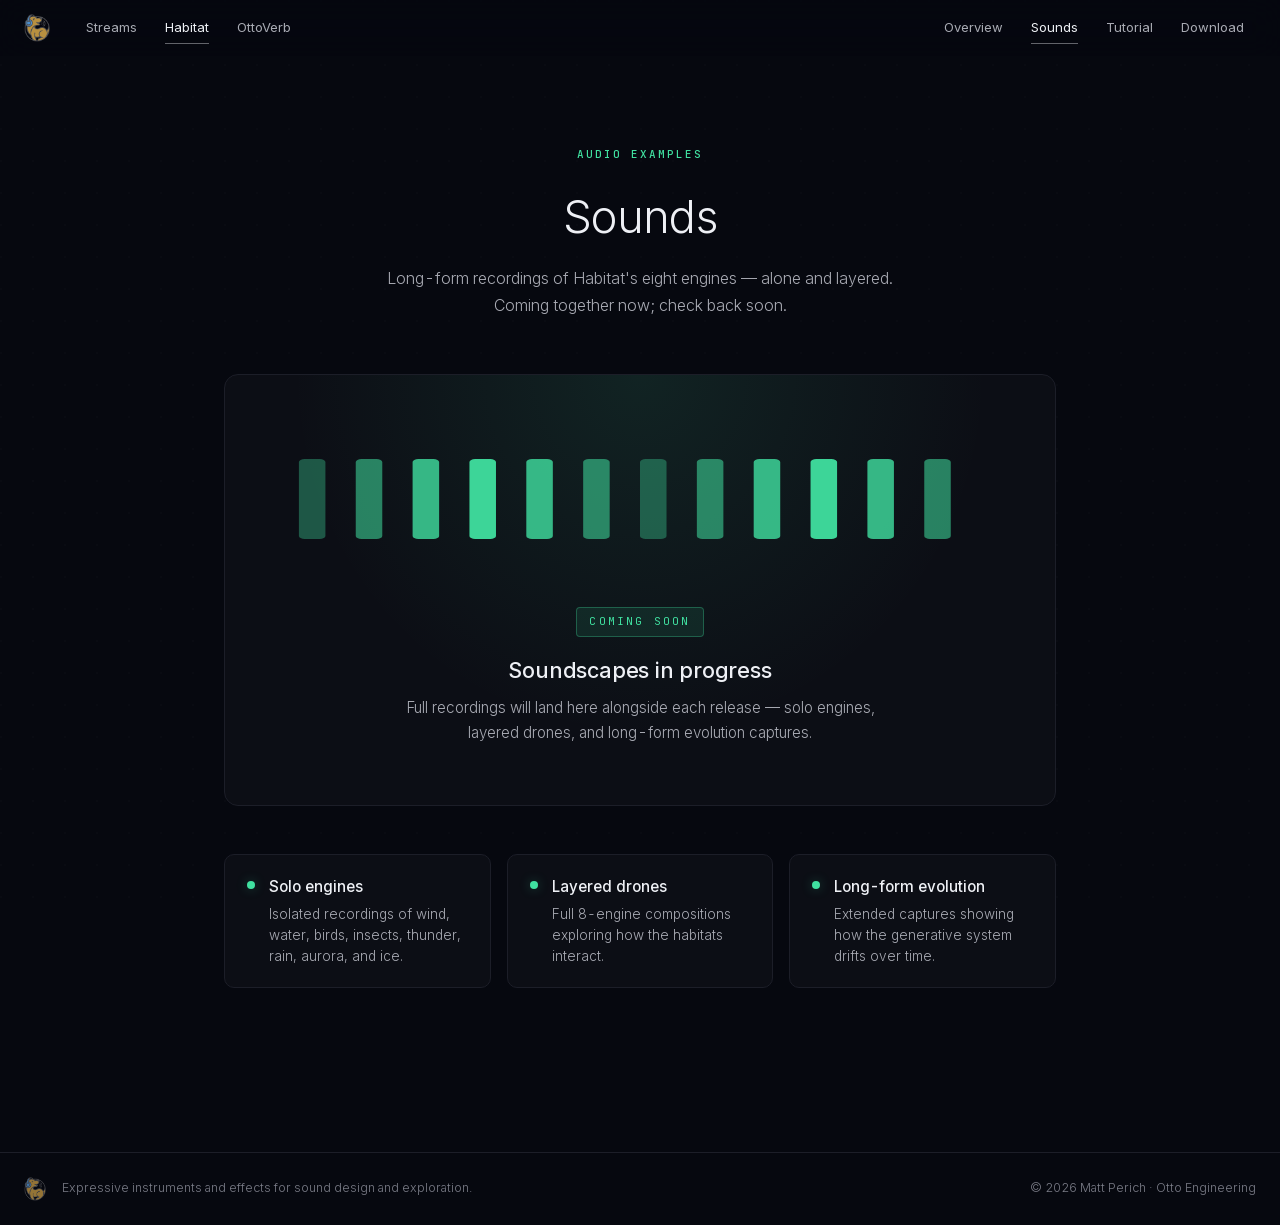
<file: habitat-sounds.html>
<!DOCTYPE html>
<html lang="en">
<head>
<meta charset="UTF-8">
<meta name="viewport" content="width=device-width, initial-scale=1.0, viewport-fit=cover">
<title>Habitat — Sounds</title>
<meta name="description" content="Listen to Habitat generative drone synthesizer. Audio demos, soundscape recordings, and engine combinations.">
<link rel="icon" type="image/svg+xml" href="otto-favicon.svg">
<meta name="theme-color" content="#06080f">
<link rel="canonical" href="https://ottoengineering.xyz/habitat-sounds">
<meta property="og:type" content="website">
<meta property="og:url" content="https://ottoengineering.xyz/habitat-sounds">
<meta property="og:site_name" content="Otto Engineering">
<meta property="og:title" content="Habitat — Sounds">
<meta property="og:description" content="Listen to Habitat generative drone synthesizer. Audio demos, soundscape recordings, and engine combinations.">
<meta property="og:image" content="https://ottoengineering.xyz/otto-logo.png">
<meta name="twitter:card" content="summary_large_image">
<meta name="twitter:title" content="Habitat — Sounds">
<meta name="twitter:description" content="Soundscape recordings and engine combinations from Habitat.">
<meta name="twitter:image" content="https://ottoengineering.xyz/otto-logo.png">
<link rel="preload" href="fonts/inter-latin-var.woff2" as="font" type="font/woff2" crossorigin>
<link rel="stylesheet" href="fonts.css">
<link rel="stylesheet" href="shared.v2.css">
<style>
body { --app-accent: var(--habitat); --app-accent-dim: var(--habitat-dim); --app-accent-soft: var(--habitat-soft); }

.sounds-section {
  padding: 140px 24px 100px;
  max-width: 880px;
  margin: 0 auto;
}

.sounds-hero {
  text-align: center;
  margin-bottom: 56px;
}

.sounds-hero .eyebrow { color: var(--app-accent); }

.sounds-hero h1 {
  font-size: clamp(2rem, 4.5vw, 2.8rem);
  font-weight: 300;
  color: var(--text-strong);
  letter-spacing: -0.015em;
  margin: 6px 0 12px;
}

.sounds-hero p {
  color: var(--text-body);
  max-width: 56ch;
  margin: 0 auto;
  line-height: 1.65;
}

.sounds-placeholder {
  position: relative;
  background: var(--surface);
  border: 1px solid var(--border);
  border-radius: var(--radius-lg);
  padding: 44px 36px 36px;
  overflow: hidden;
}

.sounds-placeholder::before {
  content: '';
  position: absolute;
  inset: 0;
  background:
    radial-gradient(60% 120% at 50% 0%, var(--app-accent-soft), transparent 70%);
  pointer-events: none;
}

.wave-art {
  position: relative;
  width: 100%;
  height: 160px;
  display: block;
}

.wave-art .bar {
  fill: var(--app-accent);
  opacity: 0.35;
  transform-origin: center;
  animation: wave-pulse 2.4s var(--ease-standard) infinite;
}

.wave-art .bar.b { animation-delay: 0.12s; opacity: 0.55; }
.wave-art .bar.c { animation-delay: 0.24s; opacity: 0.8; }
.wave-art .bar.d { animation-delay: 0.36s; opacity: 0.95; }
.wave-art .bar.e { animation-delay: 0.48s; opacity: 0.8; }
.wave-art .bar.f { animation-delay: 0.60s; opacity: 0.55; }
.wave-art .bar.g { animation-delay: 0.72s; opacity: 0.35; }

@keyframes wave-pulse {
  0%, 100% { transform: scaleY(0.4); }
  50%      { transform: scaleY(1); }
}

.placeholder-body {
  position: relative;
  text-align: center;
  margin-top: 28px;
}

.placeholder-tag {
  font-family: 'JetBrains Mono', monospace;
  font-size: 11px;
  letter-spacing: 0.2em;
  text-transform: uppercase;
  color: var(--app-accent);
  background: var(--app-accent-soft);
  border: 1px solid var(--app-accent-dim);
  border-radius: 4px;
  padding: 5px 12px;
  display: inline-block;
}

.placeholder-body h2 {
  font-size: 1.35rem;
  font-weight: 500;
  color: var(--text-strong);
  margin: 16px 0 8px;
  letter-spacing: -0.01em;
}

.placeholder-body p {
  color: var(--text-body);
  font-size: 0.95rem;
  max-width: 56ch;
  margin: 0 auto 24px;
  line-height: 1.65;
}

.watch-pill {
  display: inline-flex;
  align-items: center;
  gap: 9px;
  padding: 10px 18px;
  font-size: 13px;
  font-weight: 500;
  color: var(--text-strong);
  background: var(--surface2);
  border: 1px solid var(--border-strong);
  border-radius: 999px;
  text-decoration: none;
  transition: transform var(--dur-fast) var(--ease-spring),
              border-color var(--dur-med) var(--ease-standard),
              background var(--dur-med) var(--ease-standard);
}

.watch-pill:hover {
  transform: translateY(-2px);
  border-color: var(--app-accent-dim);
  background: var(--app-accent-soft);
  text-decoration: none;
}

.watch-pill svg { width: 15px; height: 15px; fill: currentColor; }

.coming-list {
  margin-top: 48px;
  display: grid;
  grid-template-columns: repeat(auto-fit, minmax(240px, 1fr));
  gap: 16px;
}

.coming-item {
  padding: 20px 22px;
  background: var(--surface);
  border: 1px solid var(--border);
  border-radius: var(--radius-md);
  display: flex;
  gap: 14px;
  align-items: flex-start;
  transition: border-color var(--dur-med) var(--ease-standard),
              transform var(--dur-med) var(--ease-spring);
}

.coming-item:hover {
  border-color: var(--app-accent-dim);
  transform: translateY(-2px);
}

.coming-item .dot {
  width: 8px;
  height: 8px;
  border-radius: 50%;
  background: var(--app-accent);
  box-shadow: 0 0 12px var(--app-accent-dim);
  flex-shrink: 0;
  margin-top: 6px;
}

.coming-item h3 {
  font-size: 0.95rem;
  font-weight: 500;
  color: var(--text-strong);
  margin-bottom: 4px;
}

.coming-item p {
  font-size: 0.85rem;
  color: var(--text-body);
  line-height: 1.55;
}

@media (prefers-reduced-motion: reduce) {
  .wave-art .bar { animation: none; transform: scaleY(0.7); }
}

@media (max-width: 640px) {
  .sounds-section { padding: 110px 20px 64px; }
  .sounds-placeholder { padding: 32px 22px 28px; }
  .wave-art { height: 120px; }
}
</style>
</head>
<body class="has-subnav">

<a class="skip-link" href="#main">Skip to content</a>

<nav class="site-nav" aria-label="Primary">
  <a href="index.html" class="logo" aria-label="Otto Engineering home"><img src="otto-logo.png" alt=""></a>
  <div class="nav-links">
    <a href="streams.html">Streams</a>
    <a href="habitat.html" class="active">Habitat</a>
    <a href="ottoverb.html">OttoVerb</a>
  </div>
  <div class="nav-right">
    <a href="habitat.html" class="subnav-link">Overview</a>
    <a href="habitat-sounds.html" class="active subnav-link">Sounds</a>
    <a href="habitat-tutorial.html" class="subnav-link">Tutorial</a>
    <a href="download.html">Download</a>
  </div>
</nav>

<nav class="app-subnav habitat" aria-label="Habitat pages">
  <a href="habitat.html">Overview</a>
  <a href="habitat-sounds.html" class="active">Sounds</a>
  <a href="habitat-tutorial.html">Tutorial</a>
</nav>

<main id="main">

<div class="sounds-section">
  <div class="sounds-hero reveal">
    <span class="eyebrow">Audio examples</span>
    <h1>Sounds</h1>
    <p>Long-form recordings of Habitat's eight engines — alone and layered. Coming together now; check back soon.</p>
  </div>

  <div class="sounds-placeholder reveal">
    <svg class="wave-art" viewBox="0 0 400 160" preserveAspectRatio="none" aria-hidden="true">
      <rect class="bar a" x="20"  y="40" width="14" height="80" rx="3"/>
      <rect class="bar b" x="50"  y="40" width="14" height="80" rx="3"/>
      <rect class="bar c" x="80"  y="40" width="14" height="80" rx="3"/>
      <rect class="bar d" x="110" y="40" width="14" height="80" rx="3"/>
      <rect class="bar e" x="140" y="40" width="14" height="80" rx="3"/>
      <rect class="bar f" x="170" y="40" width="14" height="80" rx="3"/>
      <rect class="bar g" x="200" y="40" width="14" height="80" rx="3"/>
      <rect class="bar f" x="230" y="40" width="14" height="80" rx="3"/>
      <rect class="bar e" x="260" y="40" width="14" height="80" rx="3"/>
      <rect class="bar d" x="290" y="40" width="14" height="80" rx="3"/>
      <rect class="bar c" x="320" y="40" width="14" height="80" rx="3"/>
      <rect class="bar b" x="350" y="40" width="14" height="80" rx="3"/>
    </svg>

    <div class="placeholder-body">
      <span class="placeholder-tag">Coming Soon</span>
      <h2>Soundscapes in progress</h2>
      <p>Full recordings will land here alongside each release — solo engines, layered drones, and long-form evolution captures.</p>
    </div>
  </div>

  <div class="coming-list reveal reveal-stagger">
    <div class="coming-item">
      <span class="dot"></span>
      <div>
        <h3>Solo engines</h3>
        <p>Isolated recordings of wind, water, birds, insects, thunder, rain, aurora, and ice.</p>
      </div>
    </div>
    <div class="coming-item">
      <span class="dot"></span>
      <div>
        <h3>Layered drones</h3>
        <p>Full 8-engine compositions exploring how the habitats interact.</p>
      </div>
    </div>
    <div class="coming-item">
      <span class="dot"></span>
      <div>
        <h3>Long-form evolution</h3>
        <p>Extended captures showing how the generative system drifts over time.</p>
      </div>
    </div>
  </div>
</div>

</main>

<footer class="site-footer">
  <div class="footer-inner">
    <div class="footer-brand">
      <img src="otto-logo.png" alt="Otto Engineering" loading="lazy">
      <p>Expressive instruments and effects for sound design and exploration.</p>
    </div>
    <span class="footer-copy">&copy; <span id="year"></span> Matt Perich &middot; Otto Engineering</span>
  </div>
</footer>

<script src="site.js" defer></script>
</body>
</html>
</file>
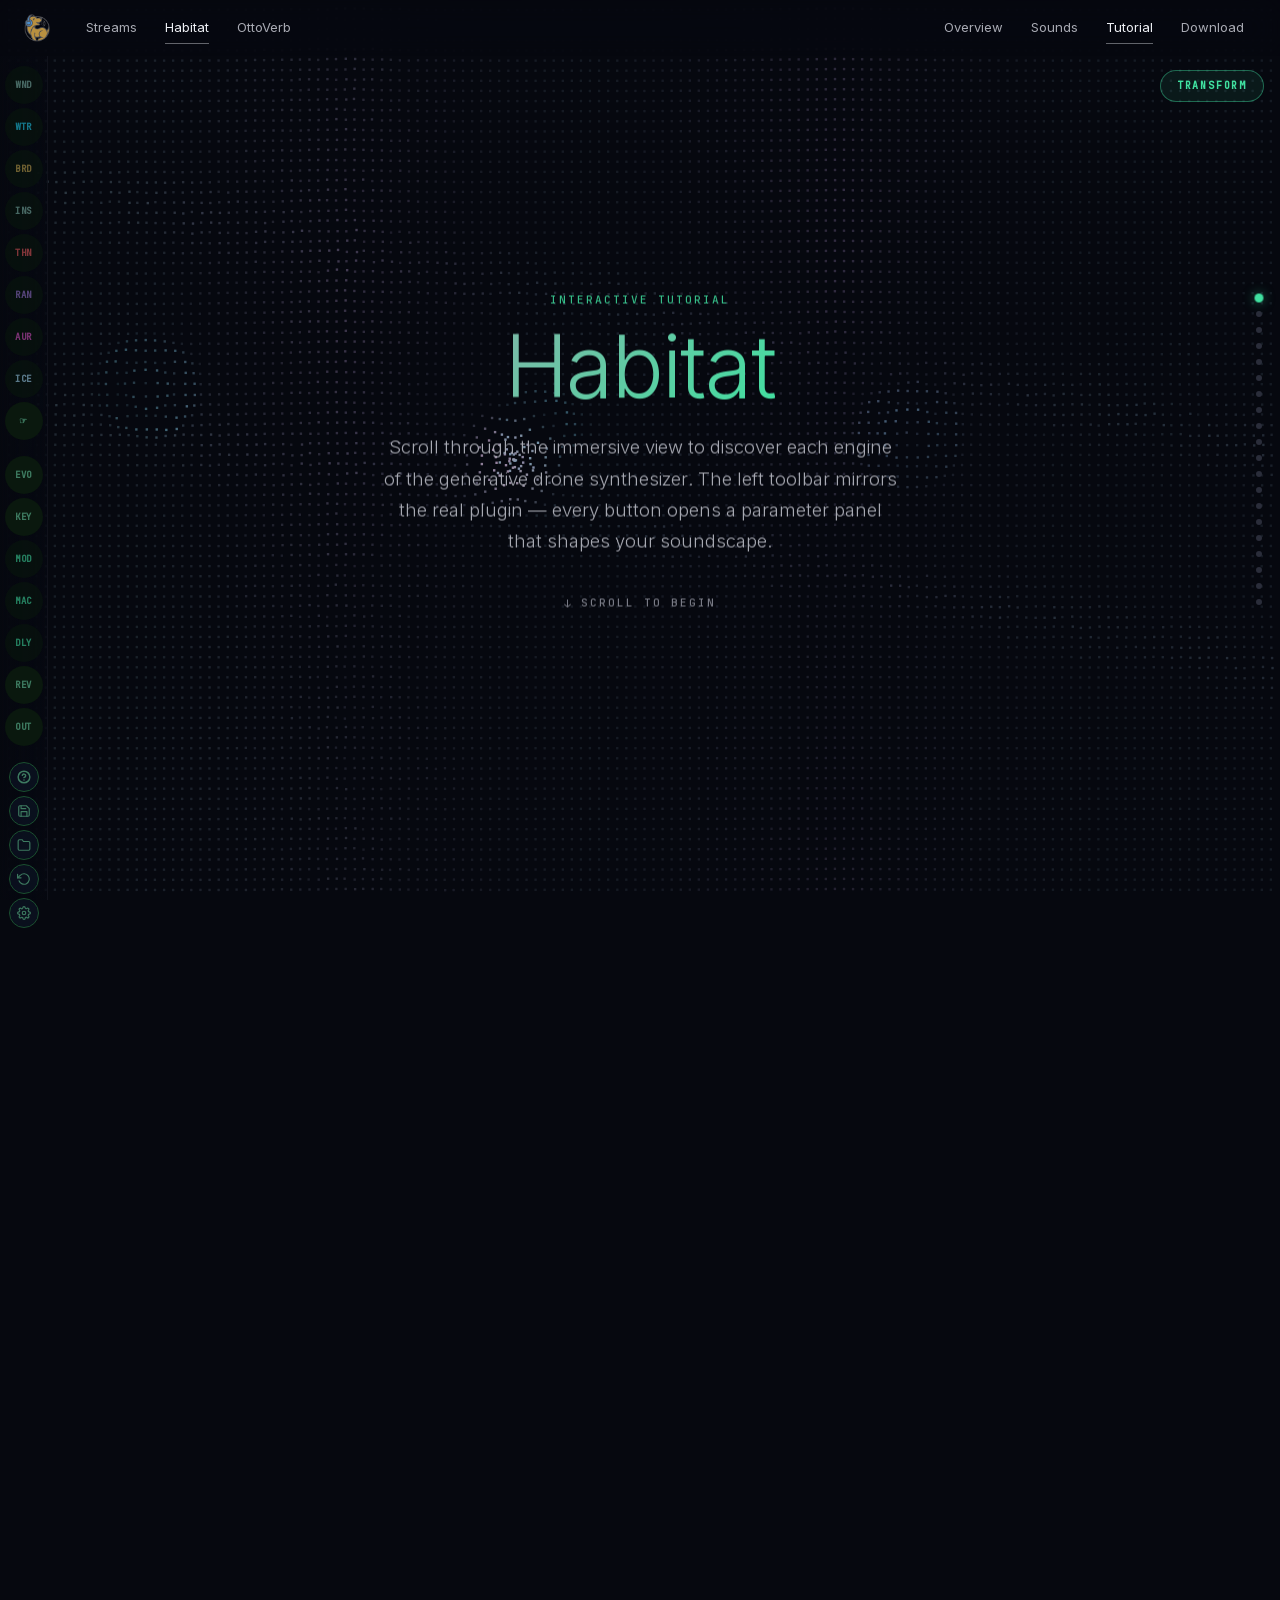
<file: habitat-tutorial.html>
<!DOCTYPE html>
<html lang="en">
<head>
<meta charset="UTF-8">
<meta name="viewport" content="width=device-width, initial-scale=1.0, viewport-fit=cover">
<title>Habitat Tutorial — Generative Drone Synthesizer</title>
<meta name="description" content="Interactive tutorial for Habitat generative drone synthesizer. Explore 8 nature engines, modulation, delay, reverb, and output shaping.">
<link rel="icon" type="image/svg+xml" href="otto-favicon.svg">
<meta name="theme-color" content="#06080f">
<link rel="canonical" href="https://ottoengineering.xyz/habitat-tutorial">
<meta property="og:type" content="website">
<meta property="og:url" content="https://ottoengineering.xyz/habitat-tutorial">
<meta property="og:site_name" content="Otto Engineering">
<meta property="og:title" content="Habitat Tutorial — Generative Drone Synthesizer">
<meta property="og:description" content="Interactive tutorial for Habitat. Explore 8 nature engines, modulation, delay, reverb, and output shaping.">
<meta property="og:image" content="https://ottoengineering.xyz/otto-logo.png">
<meta name="twitter:card" content="summary_large_image">
<meta name="twitter:title" content="Habitat Tutorial">
<meta name="twitter:description" content="Interactive tutorial for Habitat generative drone synthesizer.">
<meta name="twitter:image" content="https://ottoengineering.xyz/otto-logo.png">
<link rel="preload" href="fonts/inter-latin-var.woff2" as="font" type="font/woff2" crossorigin>
<link rel="stylesheet" href="fonts.css">
<link rel="stylesheet" href="shared.v2.css">
<style>

/* ── App palette overrides (match actual Habitat app) ─── */

:root {
  --app-surface:    #08140b;
  --app-surface2:   #0a180e;
  --app-border:     #1b5030;
  --app-text:       #b8e0cf;
  --app-text-dim:   #3d7a60;
  --app-text-bright:#e8fff4;
  --app-green:      #00e676;
  --app-red:        #ff4444;

  --wind-accent:    #7eb8a8;
  --water-accent:   #22d1ee;
  --bird-accent:    #c4a84d;
  --insect-accent:  #8bc34a;
  --thunder-accent: #e85d5d;
  --rain-accent:    #9575cd;
  --aurora-accent:  #d957c4;
  --ice-accent:     #a0d8ef;

  /* Override the site-wide Streams-blue --accent with Habitat's green so
     all the "neutral" app UI (nav-teal, panel-teal, empty-class tags,
     slider fills, tool-btn hover) takes on the brand green. */
  --accent: #40e0a0;
}

/* ── Fixed immersive canvas background ────────────────── */

#vizLayer {
  position: fixed;
  inset: 0;
  z-index: 0;
}

#vizLayer canvas {
  display: block;
  width: 100%;
  height: 100%;
  touch-action: none;
  cursor: crosshair;
}

/* ── Top nav bar ──────────────────────────────────────── */

/* Override z-index so header renders above sidebar */
.site-nav { z-index: 110; }

/* ── Scroll progress bar ──────────────────────────────── */

#scrollProgress {
  position: fixed;
  top: 56px;
  left: 0;
  right: 0;
  height: 2px;
  z-index: 105;
  pointer-events: none;
  transform-origin: left;
  transform: scaleX(0);
  transition: transform 80ms linear;
  background: linear-gradient(90deg, #7eb8a8, var(--habitat));
  box-shadow: 0 0 12px rgba(64, 224, 160, 0.35);
}

/* ── Fixed left nav strip (replica of Habitat app) ────── */

#navStrip {
  position: fixed;
  left: 0;
  top: 56px;
  bottom: 0;
  width: 48px;
  z-index: 50;
  display: flex;
  flex-direction: column;
  align-items: center;
  padding: 10px 5px;
  gap: 4px;
  background: linear-gradient(to right, rgba(6,8,15,0.85), rgba(6,8,15,0.4));
  backdrop-filter: blur(12px) saturate(1.4);
  -webkit-backdrop-filter: blur(12px) saturate(1.4);
  border-right: 1px solid rgba(28, 30, 40, 0.5);
}

/* ── V2 Nav Buttons (verbatim from Habitat app) ───────── */

.v2-nav-btn {
  position: relative;
  width: 38px;
  height: 38px;
  border-radius: 50%;
  border: 1px solid transparent;
  background: var(--app-surface2);
  color: var(--app-text-dim);
  font-family: 'JetBrains Mono', monospace;
  font-size: 9px;
  font-weight: 700;
  letter-spacing: 0.5px;
  cursor: pointer;
  display: flex;
  align-items: center;
  justify-content: center;
  transition: all 0.15s ease;
  outline: none;
  flex-shrink: 0;
}

/* ── Nav-strip hover tooltips ─────────────────────────── */

.v2-nav-btn[data-tip]::after,
.tool-btn[data-tip]::after {
  content: attr(data-tip);
  position: absolute;
  left: calc(100% + 12px);
  top: 50%;
  transform: translateY(-50%) translateX(-4px);
  padding: 5px 10px;
  background: rgba(8, 11, 20, 0.96);
  backdrop-filter: blur(12px) saturate(1.4);
  -webkit-backdrop-filter: blur(12px) saturate(1.4);
  border: 1px solid var(--app-border);
  border-radius: var(--radius-sm);
  color: var(--app-text);
  font-family: 'JetBrains Mono', monospace;
  font-size: 10px;
  font-weight: 500;
  letter-spacing: 0.04em;
  white-space: nowrap;
  opacity: 0;
  pointer-events: none;
  transition: opacity var(--dur-fast) var(--ease-standard),
              transform var(--dur-fast) var(--ease-standard);
  z-index: 80;
  box-shadow: 0 4px 16px rgba(0, 0, 0, 0.4);
}

.v2-nav-btn:hover[data-tip]::after,
.tool-btn:hover[data-tip]::after {
  opacity: 1;
  transform: translateY(-50%) translateX(0);
  transition-delay: 150ms;
}

@media (max-width: 768px) {
  [data-tip]::after { display: none !important; }
}

.v2-nav-btn:hover {
  background: rgba(64, 224, 160, 0.12);
  color: var(--app-text);
  border-color: var(--app-border);
}

/* Nav green */
.v2-nav-btn.nav-green { color: var(--wind-accent); opacity: 0.55; }
.v2-nav-btn.nav-green:hover { opacity: 1; background: rgba(126, 184, 168, 0.12); border-color: rgba(126, 184, 168, 0.3); }
.v2-nav-btn.nav-green.active { opacity: 1; background: rgba(126, 184, 168, 0.18); border-color: var(--wind-accent); box-shadow: 0 0 10px rgba(126, 184, 168, 0.25); }

/* Nav cyan */
.v2-nav-btn.nav-cyan { color: var(--water-accent); opacity: 0.55; }
.v2-nav-btn.nav-cyan:hover { opacity: 1; background: rgba(34, 209, 238, 0.12); border-color: rgba(34, 209, 238, 0.3); }
.v2-nav-btn.nav-cyan.active { opacity: 1; background: rgba(34, 209, 238, 0.18); border-color: var(--water-accent); box-shadow: 0 0 10px rgba(34, 209, 238, 0.25); }

/* Nav amber */
.v2-nav-btn.nav-amber { color: var(--bird-accent); opacity: 0.55; }
.v2-nav-btn.nav-amber:hover { opacity: 1; background: rgba(196, 168, 77, 0.12); border-color: rgba(196, 168, 77, 0.3); }
.v2-nav-btn.nav-amber.active { opacity: 1; background: rgba(196, 168, 77, 0.18); border-color: var(--bird-accent); box-shadow: 0 0 10px rgba(196, 168, 77, 0.25); }

/* Nav red */
.v2-nav-btn.nav-red { color: var(--thunder-accent); opacity: 0.55; }
.v2-nav-btn.nav-red:hover { opacity: 1; background: rgba(232, 93, 93, 0.12); border-color: rgba(232, 93, 93, 0.3); }
.v2-nav-btn.nav-red.active { opacity: 1; background: rgba(232, 93, 93, 0.18); border-color: var(--thunder-accent); box-shadow: 0 0 10px rgba(232, 93, 93, 0.25); }

/* Nav rain */
.v2-nav-btn.nav-rain { color: var(--rain-accent); opacity: 0.55; }
.v2-nav-btn.nav-rain:hover { opacity: 1; background: rgba(149, 117, 205, 0.12); border-color: rgba(149, 117, 205, 0.3); }
.v2-nav-btn.nav-rain.active { opacity: 1; background: rgba(149, 117, 205, 0.18); border-color: var(--rain-accent); box-shadow: 0 0 10px rgba(149, 117, 205, 0.25); }

/* Nav aurora */
.v2-nav-btn.nav-aurora { color: var(--aurora-accent); opacity: 0.55; }
.v2-nav-btn.nav-aurora:hover { opacity: 1; background: rgba(217, 87, 196, 0.12); border-color: rgba(217, 87, 196, 0.3); }
.v2-nav-btn.nav-aurora.active { opacity: 1; background: rgba(217, 87, 196, 0.18); border-color: var(--aurora-accent); box-shadow: 0 0 10px rgba(217, 87, 196, 0.25); }

/* Nav ice */
.v2-nav-btn.nav-ice { color: var(--ice-accent); opacity: 0.55; }
.v2-nav-btn.nav-ice:hover { opacity: 1; background: rgba(160, 216, 239, 0.12); border-color: rgba(160, 216, 239, 0.3); }
.v2-nav-btn.nav-ice.active { opacity: 1; background: rgba(160, 216, 239, 0.18); border-color: var(--ice-accent); box-shadow: 0 0 10px rgba(160, 216, 239, 0.25); }

/* Nav teal */
.v2-nav-btn.nav-teal { color: var(--accent); opacity: 0.55; }
.v2-nav-btn.nav-teal:hover { opacity: 1; background: rgba(64, 224, 160, 0.12); border-color: rgba(64, 224, 160, 0.3); }
.v2-nav-btn.nav-teal.active { opacity: 1; background: rgba(64, 224, 160, 0.18); border-color: var(--accent); box-shadow: 0 0 10px rgba(64, 224, 160, 0.25); }

/* Uncolored nav buttons */
.v2-nav-btn:not([class*="nav-"]).active,
.v2-nav-btn:not(.nav-green):not(.nav-cyan):not(.nav-amber):not(.nav-red):not(.nav-rain):not(.nav-aurora):not(.nav-ice):not(.nav-teal).active {
  color: var(--app-text-bright);
  background: rgba(64, 224, 160, 0.15);
  border-color: var(--accent);
  box-shadow: 0 0 8px rgba(64, 224, 160, 0.2);
}

/* Action buttons in nav */
.nav-action-btn { display: flex; align-items: center; justify-content: center; }
.nav-action-btn svg { flex-shrink: 0; }

/* ── Description overlay (above param panel) ─────────── */

#descOverlay {
  position: fixed;
  left: 56px;
  z-index: 61;
  background: rgba(8,11,20,0.92);
  backdrop-filter: blur(16px) saturate(1.4);
  -webkit-backdrop-filter: blur(16px) saturate(1.4);
  border: 1px solid var(--app-border);
  border-radius: var(--radius-md);
  padding: 14px 16px;
  width: 240px;
  box-shadow: 0 8px 32px rgba(0,0,0,0.5);
  opacity: 0;
  transform: translateX(-8px);
  transition: opacity var(--dur-med) var(--ease-standard),
              transform var(--dur-med) var(--ease-standard);
  pointer-events: none;
}

#descOverlay.visible {
  opacity: 1;
  transform: translateX(0);
  pointer-events: auto;
}

#descOverlay.border-green  { border-color: rgba(126,184,168,0.3); }
#descOverlay.border-cyan   { border-color: rgba(34,209,238,0.3); }
#descOverlay.border-amber  { border-color: rgba(196,168,77,0.3); }
#descOverlay.border-red    { border-color: rgba(232,93,93,0.3); }
#descOverlay.border-rain   { border-color: rgba(149,117,205,0.3); }
#descOverlay.border-aurora { border-color: rgba(217,87,196,0.3); }
#descOverlay.border-ice    { border-color: rgba(160,216,239,0.3); }
#descOverlay.border-teal   { border-color: rgba(64,224,160,0.3); }
#descOverlay.border-mod    { border-color: rgba(184,144,64,0.3); }

.desc-tag {
  font-family: 'JetBrains Mono', monospace;
  font-size: 9px;
  font-weight: 700;
  letter-spacing: 0.15em;
  text-transform: uppercase;
  color: var(--accent);
  margin-bottom: 6px;
}

.desc-tag.tag-green  { color: var(--wind-accent); }
.desc-tag.tag-cyan   { color: var(--water-accent); }
.desc-tag.tag-amber  { color: var(--bird-accent); }
.desc-tag.tag-red    { color: var(--thunder-accent); }
.desc-tag.tag-rain   { color: var(--rain-accent); }
.desc-tag.tag-aurora { color: var(--aurora-accent); }
.desc-tag.tag-ice    { color: var(--ice-accent); }
.desc-tag.tag-teal   { color: var(--accent); }
.desc-tag.tag-mod    { color: #b89040; }

#descOverlay h3 {
  font-size: 1rem;
  font-weight: 500;
  color: var(--app-text-bright);
  margin-bottom: 4px;
  line-height: 1.3;
}

#descOverlay p {
  font-size: 0.8rem;
  color: var(--app-text);
  line-height: 1.5;
  margin: 0;
}

/* Stagger-reveal contents on step change */
#descOverlay .desc-tag,
#descOverlay h3,
#descOverlay p {
  opacity: 0;
  transform: translateY(6px);
  transition: opacity var(--dur-med) var(--ease-out),
              transform var(--dur-med) var(--ease-out);
}
#descOverlay.visible .desc-tag { opacity: 1; transform: translateY(0); transition-delay: 60ms; }
#descOverlay.visible h3        { opacity: 1; transform: translateY(0); transition-delay: 120ms; }
#descOverlay.visible p         { opacity: 1; transform: translateY(0); transition-delay: 180ms; }

/* ── Floating param panel (V2-style replica) ──────────── */

#floatPanel {
  position: fixed;
  left: 56px;
  z-index: 60;
  background: rgba(8,11,20,0.92);
  backdrop-filter: blur(16px) saturate(1.4);
  -webkit-backdrop-filter: blur(16px) saturate(1.4);
  border: 1px solid var(--app-border);
  border-radius: var(--radius-md);
  padding: 14px 16px;
  width: 240px;
  max-height: 70vh;
  overflow-y: auto;
  box-shadow: 0 8px 32px rgba(0,0,0,0.5), 0 0 1px rgba(64,224,160,0.15);
  opacity: 0;
  transform: translateX(-8px);
  transition: opacity var(--dur-med) var(--ease-standard),
              transform var(--dur-med) var(--ease-standard);
  pointer-events: none;
  scrollbar-width: thin;
  scrollbar-color: var(--app-border) transparent;
  display: flex;
  flex-direction: column;
  gap: 10px;
}

#floatPanel::-webkit-scrollbar { width: 4px; }
#floatPanel::-webkit-scrollbar-thumb { background: var(--app-border); border-radius: 2px; }

#floatPanel.visible {
  opacity: 1;
  transform: translateX(0);
  pointer-events: auto;
}

/* Panel color accents */
#floatPanel.panel-green  { border-color: rgba(126,184,168,0.25); box-shadow: 0 8px 32px rgba(0,0,0,0.5), 0 0 1px rgba(126,184,168,0.2); }
#floatPanel.panel-cyan   { border-color: rgba(34,209,238,0.25); box-shadow: 0 8px 32px rgba(0,0,0,0.5), 0 0 1px rgba(34,209,238,0.2); }
#floatPanel.panel-amber  { border-color: rgba(196,168,77,0.25); box-shadow: 0 8px 32px rgba(0,0,0,0.5), 0 0 1px rgba(196,168,77,0.2); }
#floatPanel.panel-red    { border-color: rgba(232,93,93,0.25); box-shadow: 0 8px 32px rgba(0,0,0,0.5), 0 0 1px rgba(232,93,93,0.2); }
#floatPanel.panel-rain   { border-color: rgba(91,160,160,0.25); box-shadow: 0 8px 32px rgba(0,0,0,0.5), 0 0 1px rgba(91,160,160,0.2); }
#floatPanel.panel-aurora { border-color: rgba(217,87,196,0.25); box-shadow: 0 8px 32px rgba(0,0,0,0.5), 0 0 1px rgba(217,87,196,0.2); }
#floatPanel.panel-ice    { border-color: rgba(160,216,239,0.25); box-shadow: 0 8px 32px rgba(0,0,0,0.5), 0 0 1px rgba(160,216,239,0.2); }
#floatPanel.panel-teal   { border-color: rgba(64,224,160,0.25); box-shadow: 0 8px 32px rgba(0,0,0,0.5), 0 0 1px rgba(64,224,160,0.2); }
#floatPanel.panel-mod    { border-color: rgba(184,144,64,0.25); box-shadow: 0 8px 32px rgba(0,0,0,0.5), 0 0 1px rgba(184,144,64,0.2); }

/* ── Panel content styling (verbatim from app) ────────── */

.panel-header {
  display: flex;
  align-items: center;
  justify-content: space-between;
  margin-bottom: 2px;
}

.panel-title {
  font-size: 11px;
  font-weight: 700;
  letter-spacing: 1px;
  text-transform: uppercase;
  color: var(--app-text);
}

.panel-green .panel-title  { color: var(--wind-accent); }
.panel-cyan .panel-title   { color: var(--water-accent); }
.panel-amber .panel-title  { color: var(--bird-accent); }
.panel-red .panel-title    { color: var(--thunder-accent); }
.panel-rain .panel-title   { color: var(--rain-accent); }
.panel-aurora .panel-title { color: var(--aurora-accent); }
.panel-ice .panel-title    { color: var(--ice-accent); }
.panel-teal .panel-title   { color: var(--accent); }
.panel-mod .panel-title    { color: #b89040; }

.engine-toggle {
  width: 28px;
  height: 28px;
  border-radius: 50%;
  border: 1px solid var(--app-border);
  background: var(--app-surface2);
  color: var(--app-text-dim);
  font-size: 12px;
  cursor: pointer;
  display: flex;
  align-items: center;
  justify-content: center;
  transition: all 0.15s ease;
  outline: none;
}

.engine-toggle.on {
  background: rgba(0, 230, 118, 0.15);
  border-color: var(--app-green);
  color: var(--app-green);
  box-shadow: 0 0 8px rgba(0, 230, 118, 0.2);
}

.engine-toggle.off {
  background: rgba(255, 68, 68, 0.1);
  border-color: rgba(255, 68, 68, 0.3);
  color: var(--app-red);
}

/* ── Slider rows (verbatim from app) ──────────────────── */

.param-row {
  display: flex;
  flex-direction: column;
  gap: 3px;
}

.param-label {
  display: flex;
  justify-content: space-between;
  align-items: baseline;
  font-size: 10px;
  color: var(--app-text-dim);
  letter-spacing: 0.3px;
}

.param-value {
  font-variant-numeric: tabular-nums;
  font-size: 10px;
  color: var(--app-text);
  min-width: 36px;
  text-align: right;
}

/* ── Range input styling (verbatim from app) ──────────── */

#floatPanel input[type="range"] {
  -webkit-appearance: none;
  appearance: none;
  width: 100%;
  height: 4px;
  border-radius: 2px;
  outline: none;
  cursor: pointer;
  background: linear-gradient(
    to right,
    var(--slider-accent, var(--accent)) 0%,
    var(--slider-accent, var(--accent)) var(--fill, 50%),
    var(--app-surface2) var(--fill, 50%),
    var(--app-surface2) 100%
  );
  border: none;
  margin: 2px 0;
}

#floatPanel input[type="range"]::-webkit-slider-thumb {
  -webkit-appearance: none;
  appearance: none;
  width: 12px;
  height: 12px;
  border-radius: 50%;
  background: var(--app-text-bright);
  border: 2px solid var(--slider-accent, var(--accent));
  cursor: pointer;
  transition: box-shadow 0.1s ease;
}

#floatPanel input[type="range"]::-webkit-slider-thumb:hover {
  box-shadow: 0 0 6px var(--slider-glow, rgba(64,224,160,0.4));
}

#floatPanel input[type="range"]::-webkit-slider-thumb:active {
  box-shadow: 0 0 10px var(--slider-glow, rgba(64,224,160,0.6));
}

#floatPanel input[type="range"]::-moz-range-thumb {
  width: 12px;
  height: 12px;
  border-radius: 50%;
  background: var(--app-text-bright);
  border: 2px solid var(--slider-accent, var(--accent));
  cursor: pointer;
}

#floatPanel input[type="range"]::-moz-range-track {
  height: 4px;
  border-radius: 2px;
  background: var(--app-surface2);
}

#floatPanel input[type="range"]::-moz-range-progress {
  height: 4px;
  border-radius: 2px;
  background: var(--slider-accent, var(--accent));
}

/* ── Panel-colored slider fills ───────────────────────── */

.panel-green  { --slider-accent: var(--wind-accent);    --slider-glow: rgba(126,184,168,0.3); }
.panel-cyan   { --slider-accent: var(--water-accent);   --slider-glow: rgba(34,209,238,0.3); }
.panel-amber  { --slider-accent: var(--bird-accent);    --slider-glow: rgba(196,168,77,0.3); }
.panel-red    { --slider-accent: var(--thunder-accent);  --slider-glow: rgba(232,93,93,0.3); }
.panel-rain   { --slider-accent: var(--rain-accent);    --slider-glow: rgba(149,117,205,0.3); }
.panel-aurora { --slider-accent: var(--aurora-accent);   --slider-glow: rgba(217,87,196,0.3); }
.panel-ice    { --slider-accent: var(--ice-accent);     --slider-glow: rgba(160,216,239,0.3); }
.panel-teal   { --slider-accent: var(--accent);         --slider-glow: rgba(64,224,160,0.3); }
.panel-mod    { --slider-accent: #b89040;               --slider-glow: rgba(184,144,64,0.3); }

/* Panel-colored param labels */
.panel-green  .param-label { color: var(--wind-accent); }
.panel-cyan   .param-label { color: var(--water-accent); }
.panel-amber  .param-label { color: var(--bird-accent); }
.panel-red    .param-label { color: var(--thunder-accent); }
.panel-rain   .param-label { color: var(--rain-accent); }
.panel-aurora .param-label { color: var(--aurora-accent); }
.panel-ice    .param-label { color: var(--ice-accent); }
.panel-teal   .param-label { color: var(--accent); }
.panel-mod    .param-label { color: #b89040; }

.panel-green  .param-value { color: var(--wind-accent); opacity: 0.7; }
.panel-cyan   .param-value { color: var(--water-accent); opacity: 0.7; }
.panel-amber  .param-value { color: var(--bird-accent); opacity: 0.7; }
.panel-red    .param-value { color: var(--thunder-accent); opacity: 0.7; }
.panel-rain   .param-value { color: var(--rain-accent); opacity: 0.7; }
.panel-aurora .param-value { color: var(--aurora-accent); opacity: 0.7; }
.panel-ice    .param-value { color: var(--ice-accent); opacity: 0.7; }
.panel-teal   .param-value { color: var(--accent); opacity: 0.7; }
.panel-mod    .param-value { color: #b89040; opacity: 0.7; }

/* ── Select / Dropdown styling (verbatim from app) ────── */

.param-select {
  -webkit-appearance: none;
  appearance: none;
  width: 100%;
  padding: 6px 28px 6px 10px;
  background-color: var(--app-surface2);
  background-image: url("data:image/svg+xml,%3Csvg xmlns='http://www.w3.org/2000/svg' width='8' height='5'%3E%3Cpath d='M0 0l4 5 4-5z' fill='%233d607a'/%3E%3C/svg%3E");
  background-repeat: no-repeat;
  background-position: right 9px center;
  border: 1px solid var(--app-border);
  border-radius: 4px;
  color: var(--app-text);
  font-size: 10px;
  font-family: inherit;
  cursor: pointer;
  outline: none;
  transition: border-color .15s;
}

.param-select:focus {
  border-color: var(--accent);
}

.param-select option { background: #111c30; color: var(--app-text); }

/* ── LFO Modulation (verbatim from app) ───────────────── */

.lfo-block {
  position: relative;
  background: rgba(255,255,255,0.02);
  border: 1px solid var(--app-border);
  padding: 10px;
  border-radius: 6px;
  display: flex;
  flex-direction: column;
  gap: 8px;
  margin-bottom: 8px;
  --eng-accent: #b89040;
  --eng-glow: rgba(184,144,64,0.18);
  --eng-dim: rgba(184,144,64,0.08);
}

.lfo-block-label {
  font-size: 8px; font-weight: 700; letter-spacing: .12em;
  text-transform: uppercase; opacity: 0.6; white-space: nowrap;
}

.lfo-block .lfo-top-row {
  display: flex; align-items: center; gap: 6px;
}

.lfo-block .lfo-shape {
  flex: 1; appearance: none; padding: 4px 8px; font-size: 11px;
  border: 1px solid var(--app-border); background: #111c30; color: var(--app-text);
  border-radius: 3px; cursor: pointer; outline: none;
}

.lfo-viz-canvas {
  width: 100%; height: 32px; border: 1px solid var(--app-border);
  border-radius: 2px; background: rgba(0,0,0,0.3); display: block;
}

.lfo-speed-row {
  display: flex; align-items: flex-start; gap: 8px;
}

.lfo-speed-row .lfo-speed-wrap { flex: 1; min-width: 0; }

.lfo-sync-btn {
  padding: 2px 6px; font-size: 9px; font-weight: 600;
  border: 1px solid rgba(255,255,255,0.12); background: none;
  color: var(--app-text-dim); border-radius: 3px; cursor: pointer; flex-shrink: 0;
  transition: color .15s, border-color .15s, background .15s;
  font-family: inherit;
}

.lfo-sync-btn.active {
  color: var(--eng-accent); border-color: var(--eng-accent); background: var(--eng-dim);
}

.lfo-dest-btn {
  width: 100%; padding: 5px 8px; font-size: 10px;
  border: 1px dashed rgba(255,255,255,0.1); background: none;
  color: var(--app-text); border-radius: 2px; text-align: left;
  transition: border-color .15s; cursor: pointer;
  font-family: inherit;
}

.lfo-dest-btn.assigned {
  border-style: solid; border-color: var(--eng-accent); color: var(--eng-accent);
}

.lfo-add-btn {
  width: 100%; padding: 6px; border-radius: 4px;
  border: 1px dashed var(--app-border); background: none;
  color: var(--app-text-dim); font-size: 10px; cursor: pointer;
  margin-top: 6px; transition: all 0.15s ease;
  font-family: inherit;
}

.lfo-add-btn:hover {
  border-color: var(--accent); color: var(--app-text);
  background: rgba(64,224,160,0.08);
}

/* ── Subsection divider ───────────────────────────────── */

.subsection-divider {
  display: flex;
  align-items: center;
  gap: 7px;
  margin: 10px 0 6px;
}

.subsection-divider::before { display: none; }

.subsection-divider::after {
  content: '';
  flex: 1;
  height: 1px;
  background: rgba(64,224,160,0.08);
}

.subsection-label {
  font-size: 9px;
  font-weight: 700;
  letter-spacing: .18em;
  text-transform: uppercase;
  color: var(--accent);
  white-space: nowrap;
}

/* ── Toggle button ────────────────────────────────────── */

.toggle-btn {
  padding: 3px 10px;
  border: 1px solid var(--app-border);
  border-radius: 3px;
  background: var(--app-surface2);
  color: var(--app-text-dim);
  font-size: 10px;
  font-weight: 700;
  letter-spacing: .12em;
  cursor: pointer;
  transition: all .15s;
  font-family: inherit;
}

.toggle-btn.active {
  background: rgba(64,224,160,.15);
  border-color: var(--accent);
  color: var(--accent);
}

/* ── Octave strip placeholder ─────────────────────────── */

.octave-strip-placeholder {
  position: relative;
  width: 100%;
  height: 32px;
  border: 1px solid rgba(27,80,48,0.4);
  border-radius: 3px;
  background: #060a08;
  display: flex;
  align-items: center;
  justify-content: center;
  margin: 4px 0;
}

.octave-strip-placeholder span {
  font-size: 9px;
  color: var(--app-text-dim);
  letter-spacing: .06em;
}

/* ── Scroll sections (invisible spacers) ──────────────── */

.scroll-section {
  position: relative;
  z-index: 1;
  height: 100vh;
  height: 100dvh; /* track the visual viewport on mobile so step centers
                     stay aligned as the URL bar shows/hides */
  pointer-events: none;
}

.scroll-section:first-child { height: 110vh; height: 110dvh; }
.scroll-section:last-child  { height: 60vh;  height: 60dvh;  }

/* ── Intro overlay ────────────────────────────────────── */

#introOverlay {
  position: fixed;
  top: 50%;
  left: 50%;
  transform: translate(-50%, -50%);
  z-index: 40;
  text-align: center;
  max-width: 620px;
  padding: 0 var(--space-6);
  animation: intro-rise 1.1s var(--ease-out) 0.1s both;
  will-change: opacity, transform;
}

#introOverlay.hidden {
  opacity: 0;
  pointer-events: none;
  transition: opacity var(--dur-med) var(--ease-out);
}

@keyframes intro-rise {
  from { opacity: 0; transform: translate(-50%, calc(-50% + 14px)); }
  to   { opacity: 1; transform: translate(-50%, -50%); }
}

#introOverlay .eyebrow {
  color: var(--habitat);
  opacity: 0.85;
  margin-bottom: var(--space-3);
}

#introOverlay h1 {
  font-size: var(--fs-4xl);
  font-weight: 300;
  letter-spacing: -0.02em;
  line-height: 1.05;
  color: var(--text-heading);
  margin-bottom: var(--space-5);
}

#introOverlay h1 span {
  background: linear-gradient(135deg, #7eb8a8, var(--habitat));
  -webkit-background-clip: text;
  -webkit-text-fill-color: transparent;
  background-clip: text;
}

#introOverlay p {
  font-size: clamp(1rem, 1.6vw, 1.15rem);
  color: var(--text-body);
  line-height: 1.7;
  font-weight: 300;
  max-width: 520px;
  margin: 0 auto var(--space-8);
}

#introOverlay .scroll-cue {
  display: inline-block;
  font-family: 'JetBrains Mono', monospace;
  font-size: 11px;
  font-weight: 500;
  letter-spacing: 0.18em;
  text-transform: uppercase;
  color: var(--text-dim);
  animation: scroll-cue-pulse 2.4s var(--ease-in-out) infinite;
}

#introOverlay .scroll-cue::before {
  content: "↓";
  display: inline-block;
  margin-right: 8px;
  transform: translateY(1px);
}

@keyframes scroll-cue-pulse {
  0%, 100% { opacity: 0.45; transform: translateY(0); }
  50%      { opacity: 0.85; transform: translateY(3px); }
}

/* ── CTA footer ───────────────────────────────────────── */

#ctaFooter {
  position: fixed;
  bottom: 0;
  left: 0;
  right: 0;
  z-index: 40;
  text-align: center;
  padding: var(--space-8) var(--space-6) var(--space-6);
  background: linear-gradient(transparent, rgba(6, 8, 15, 0.75) 40%, rgba(6, 8, 15, 0.96));
  opacity: 0;
  transform: translateY(20px);
  transition: opacity var(--dur-med) var(--ease-standard),
              transform var(--dur-med) var(--ease-spring);
  pointer-events: none;
}

#ctaFooter.visible {
  opacity: 1;
  transform: translateY(0);
  pointer-events: auto;
}

/* Habitat-themed primary button (overrides shared.v2.css gradient) */
#ctaFooter .btn-primary.habitat,
#introOverlay .btn-primary.habitat {
  background: linear-gradient(135deg, #7eb8a8 0%, var(--habitat) 50%, #7eb8a8 100%);
  background-size: 200% 100%;
  box-shadow: 0 6px 24px rgba(64, 224, 160, 0.28), inset 0 1px 0 rgba(255, 255, 255, 0.12);
}
#ctaFooter .btn-primary.habitat:hover,
#introOverlay .btn-primary.habitat:hover {
  box-shadow: 0 12px 40px rgba(64, 224, 160, 0.32), inset 0 1px 0 rgba(255, 255, 255, 0.18);
}

#ctaFooter .cta-note {
  font-size: var(--fs-xs);
  color: var(--text-dim);
  margin-top: var(--space-4);
  letter-spacing: 0.02em;
}

#ctaFooter .cta-note a {
  color: var(--text-body);
  text-decoration: none;
  transition: color var(--dur-fast) var(--ease-standard);
}

#ctaFooter .cta-note a:hover { color: var(--habitat); }

/* ── Step dots ────────────────────────────────────────── */

#stepDots {
  position: fixed;
  right: 18px;
  top: 50%;
  transform: translateY(-50%);
  z-index: 40;
  display: flex;
  flex-direction: column;
  gap: 10px;
}

.step-dot {
  width: 6px;
  height: 6px;
  border-radius: 50%;
  background: var(--border-strong, var(--app-border));
  transition: background var(--dur-med) var(--ease-standard),
              transform var(--dur-fast) var(--ease-spring),
              box-shadow var(--dur-med) var(--ease-standard);
  cursor: pointer;
}
.step-dot:hover { background: var(--text-dim); transform: scale(1.2); }
.step-dot.active {
  background: var(--habitat);
  transform: scale(1.5);
  box-shadow: 0 0 8px rgba(64, 224, 160, 0.5);
}

/* ── Toolbar buttons (bottom of nav strip) ────────────── */

.nav-spacer {
  flex: 1;
  min-height: 8px;
}

.tool-btn {
  position: relative;
  width: 30px;
  height: 30px;
  border-radius: 50%;
  border: 1px solid var(--app-border);
  background: rgba(13,20,36,0.7);
  color: var(--app-text-dim);
  font-family: 'JetBrains Mono', monospace;
  font-size: 10px;
  font-weight: 700;
  cursor: pointer;
  display: flex;
  align-items: center;
  justify-content: center;
  flex-shrink: 0;
  transition: all 0.4s;
  padding: 0;
}

.tool-btn:hover { border-color: var(--accent); color: var(--app-text); background: rgba(64,224,160,0.08); }

.tool-btn.active {
  border-color: var(--accent);
  color: var(--accent);
  background: rgba(64,224,160,0.15);
  box-shadow: 0 0 12px rgba(64,224,160,0.2);
}

.tool-btn.gear { font-size: 15px; line-height: 1; }

/* ── Transform button (upper-right of simulated GUI) ───── */
.transform-btn {
  position: fixed;
  top: 70px;          /* below site nav + app-subnav */
  right: 16px;
  width: auto;
  height: 32px;
  padding: 0 16px;
  border-radius: 16px;
  font-family: 'JetBrains Mono', monospace;
  font-size: 10px;
  font-weight: 700;
  letter-spacing: 0.18em;
  text-transform: uppercase;
  color: var(--accent);
  background: rgba(64,224,160,0.08);
  border: 1px solid rgba(64,224,160,0.4);
  z-index: 65;        /* above panels (60/61), below tooltips (80) */
}
.transform-btn:hover {
  background: rgba(64,224,160,0.16);
  border-color: var(--accent);
  color: var(--app-text-bright);
  box-shadow: 0 0 12px rgba(64,224,160,0.25);
}
.transform-btn.active {
  background: rgba(64,224,160,0.2);
  border-color: var(--accent);
  color: var(--app-text-bright);
  box-shadow: 0 0 16px rgba(64,224,160,0.35);
}

/* Mint-green ripple that pulses out across the screen, mirroring the
   real plugin's click feedback. Spawned and removed dynamically in JS;
   the JS computes --ripple-scale so the ring always reaches the far
   corner regardless of viewport size. */
.transform-ripple {
  position: fixed;
  width: 32px;
  height: 32px;
  margin: -16px 0 0 -16px;
  border-radius: 50%;
  border: 1px solid var(--accent);
  pointer-events: none;
  z-index: 64;
  opacity: 0;
  animation: transform-ripple-anim 0.9s var(--ease-out) forwards;
}
@keyframes transform-ripple-anim {
  0%   { opacity: 0.85; transform: scale(0.5);                      border-width: 1.5px; }
  100% { opacity: 0;    transform: scale(var(--ripple-scale, 120)); border-width: 0.5px; }
}
@media (prefers-reduced-motion: reduce) {
  .transform-ripple { display: none; }
}

/* ── Macros panel (replica of Habitat app) ────────────── */

.xy-wrap {
  margin: 0 0 12px 0;
  padding-bottom: 12px;
  border-bottom: 1px solid rgba(64, 224, 160, 0.15);
}

.xy-pad {
  position: relative;
  width: 100%;
  max-width: 170px;
  aspect-ratio: 1 / 1;
  margin: 0 auto;
  background:
    radial-gradient(circle at center, rgba(64,224,160,0.08) 0%, transparent 70%),
    linear-gradient(180deg, rgba(10,14,24,0.6), rgba(6,8,15,0.85));
  border: 1px solid var(--app-border);
  border-radius: 8px;
  overflow: hidden;
}

.xy-pad::before, .xy-pad::after {
  content: '';
  position: absolute;
  background: rgba(64, 224, 160, 0.10);
}
.xy-pad::before { left: 0; right: 0; top: 50%; height: 1px; }
.xy-pad::after  { top: 0; bottom: 0; left: 50%; width: 1px; }

/* Dashed motion-loop trace (shift-drag recording playback) */
.xy-motion-path {
  position: absolute;
  inset: 0;
  width: 100%;
  height: 100%;
  pointer-events: none;
  overflow: visible;
}
.xy-motion-path path {
  fill: none;
  stroke: rgba(212, 175, 55, 0.55);
  stroke-width: 1.2;
  stroke-dasharray: 3 3;
  stroke-linecap: round;
  stroke-linejoin: round;
}

.xy-dot {
  position: absolute;
  width: 14px;
  height: 14px;
  border-radius: 50%;
  background: radial-gradient(circle, #e8fff4 0%, var(--accent) 60%, transparent 100%);
  box-shadow: 0 0 12px rgba(64, 224, 160, 0.6);
  transform: translate(-50%, -50%);
  animation: xy-wander 9s var(--ease-in-out, ease-in-out) infinite;
}

@keyframes xy-wander {
  0%   { left: 30%; top: 72%; }
  25%  { left: 72%; top: 32%; }
  50%  { left: 52%; top: 58%; }
  75%  { left: 22%; top: 42%; }
  100% { left: 30%; top: 72%; }
}

.xy-clear-btn {
  position: absolute;
  top: 4px;
  right: 4px;
  width: 18px;
  height: 18px;
  border-radius: 50%;
  background: rgba(6, 8, 15, 0.7);
  color: var(--app-text-dim);
  border: 1px solid var(--app-border);
  font-size: 12px;
  line-height: 14px;
  cursor: pointer;
  padding: 0;
  z-index: 2;
  font-family: inherit;
}

.xy-rec-badge {
  position: absolute;
  bottom: 4px;
  right: 6px;
  font-size: 10px;
  color: #d4af37;
  background: rgba(6, 8, 15, 0.6);
  padding: 1px 6px;
  border-radius: 8px;
  pointer-events: none;
  z-index: 2;
  font-variant-numeric: tabular-nums;
  letter-spacing: 0.02em;
}

.xy-axis-row {
  display: flex;
  align-items: center;
  gap: 6px;
  margin-top: 8px;
}

.xy-center-btn,
.xy-collapse-btn {
  height: 22px;
  padding: 0 10px;
  font-size: 10px;
  font-weight: 600;
  text-transform: uppercase;
  letter-spacing: 0.5px;
  color: var(--app-text-dim);
  background: transparent;
  border: 1px solid var(--app-border);
  border-radius: 11px;
  cursor: pointer;
  font-family: inherit;
}
.xy-center-btn { margin-left: auto; }

.macro-group {
  margin-bottom: 14px;
  padding-bottom: 10px;
  border-bottom: 1px solid rgba(64, 224, 160, 0.10);
}
.macro-group:last-of-type { border-bottom: none; margin-bottom: 8px; }

.macro-group-header {
  font-size: 11px;
  font-weight: 700;
  letter-spacing: 0.15em;
  text-transform: uppercase;
  color: var(--app-text-dim);
  margin-bottom: 8px;
}

.macro-group-routes {
  display: flex;
  flex-direction: column;
  gap: 6px;
  margin-bottom: 6px;
}

.macro-route-row {
  display: flex;
  flex-direction: column;
  gap: 4px;
  padding: 6px 8px;
  border-radius: 4px;
  border: 1px solid rgba(255,255,255,0.04);
  background: rgba(64, 224, 160, 0.04);
}

.macro-route-top {
  display: flex;
  align-items: center;
  justify-content: space-between;
  gap: 6px;
}

.macro-route-label {
  font-size: 10px;
  font-weight: 500;
  color: var(--app-text);
  letter-spacing: 0.3px;
}

.macro-route-remove {
  background: none;
  border: none;
  color: var(--app-text-dim);
  font-size: 14px;
  cursor: pointer;
  padding: 0 2px;
  line-height: 1;
  font-family: inherit;
}

.macro-route-viz {
  opacity: 0.7;
}
.macro-route-viz::-webkit-slider-thumb { opacity: 0.6; }
.macro-route-viz::-moz-range-thumb { opacity: 0.6; }

.macro-route-depth-row {
  display: flex;
  align-items: center;
  gap: 6px;
}

.macro-route-depth-label {
  font-size: 9px;
  font-weight: 600;
  letter-spacing: 0.08em;
  text-transform: uppercase;
  color: var(--app-text-dim);
  flex-shrink: 0;
  width: 38px;
}

.macro-route-depth { flex: 1; }

.macro-route-depth-val {
  font-size: 10px;
  font-weight: 500;
  color: var(--app-text-dim);
  font-variant-numeric: tabular-nums;
  width: 42px;
  text-align: right;
  flex-shrink: 0;
}

.macro-learn-btn {
  width: 100%;
  padding: 6px;
  border-radius: 4px;
  border: 1px dashed var(--app-border);
  background: none;
  color: var(--app-text-dim);
  font-size: 10px;
  font-weight: 600;
  letter-spacing: 0.5px;
  text-transform: uppercase;
  cursor: pointer;
  font-family: inherit;
  transition: color .15s, border-color .15s, background .15s;
}

.macro-learn-btn.armed {
  color: #06080f;
  background: #d4af37;
  border-color: #d4af37;
  border-style: solid;
  box-shadow: 0 0 10px rgba(212, 175, 55, 0.4);
}

.macro-clear-btn {
  margin-top: 4px;
  width: 100%;
  padding: 6px;
  border: 1px solid rgba(255,68,68,0.3);
  background: none;
  color: var(--app-text-dim);
  cursor: pointer;
  font-size: 10px;
  font-weight: 600;
  letter-spacing: 0.5px;
  text-transform: uppercase;
  border-radius: 4px;
  font-family: inherit;
}

/* Learn indicator pill (visible only during mac step) */
#learnIndicator {
  position: fixed;
  left: 12px;
  bottom: 12px;
  z-index: 70;
  display: none;
  align-items: center;
  height: 28px;
  padding: 0 14px;
  font-size: 11px;
  font-weight: 600;
  letter-spacing: 0.4px;
  color: #06080f;
  background: #d4af37;
  border: 1px solid #d4af37;
  border-radius: 14px;
  box-shadow: 0 0 12px rgba(212, 175, 55, 0.5);
  font-family: inherit;
}

#learnIndicator.visible { display: inline-flex; }

@keyframes learn-pulse {
  0%, 100% { box-shadow: 0 0 10px rgba(212, 175, 55, 0.35); }
  50%      { box-shadow: 0 0 16px rgba(212, 175, 55, 0.65); }
}

#learnIndicator.visible { animation: learn-pulse 1.6s ease-in-out infinite; }

/* ── Responsive ───────────────────────────────────────── */

/* Tablet: tighten strip and panel widths */
@media (max-width: 1024px) {
  #descOverlay, #floatPanel { width: 220px; }
  #introOverlay { max-width: 90%; }
}

/* Phone / small tablet: shrink the desktop plugin replica to something that
   fits a portrait phone. The nav strip stays (tap-to-jump), tool buttons
   that don't map to a scroll step are hidden, and #descOverlay + #floatPanel
   stack as bottom sheets above the CTA footer. Viz plays behind. */
@media (max-width: 768px) {
  #stepDots { display: none; }
  #learnIndicator { display: none !important; }
  #vizLayer canvas { touch-action: auto; cursor: default; }

  /* Compact left nav strip (tap buttons to jump between steps).
     Shift below the app-subnav (top:52, height:40 → bottom:92), which
     otherwise sits on top of and hides the first nav button. */
  #navStrip {
    top: 96px;
    width: 40px;
    padding: 8px 0;
    gap: 3px;
    overflow-y: auto;
    scrollbar-width: none;
  }
  #navStrip::-webkit-scrollbar { display: none; }
  /* Larger tap targets — 28px was below the ~36-44px guideline. */
  .v2-nav-btn { width: 34px; height: 34px; font-size: 8px; }
  .tool-btn { display: none; }             /* click-only tools, not scroll-linked */
  .tool-btn.transform-btn {                /* but Transform stays visible — it's now in its own corner */
    display: inline-flex;
    /* Sit below the app sub-nav (top: 52px, height: 40px → bottom at 92px). */
    top: 100px;
    right: 12px;
    width: auto;
    height: 28px;
    padding: 0 12px;
    border-radius: 14px;
    font-size: 9px;
    letter-spacing: 0.15em;
  }
  .nav-spacer { flex: 0 0 4px; min-height: 4px; }

  /* #descOverlay: bottom card shifted right of the nav strip, clear of the
     ~108px-tall #ctaFooter when it fades in on the end step. */
  #descOverlay {
    left: 48px;
    right: 16px;
    top: auto;
    bottom: 120px;
    width: auto;
    max-height: 24vh;
    overflow-y: auto;
    transform: translateY(12px);
    padding: 14px 16px;
    border-radius: 14px;
  }
  #descOverlay.visible { transform: translateY(0); }

  /* #floatPanel: stacked above #descOverlay so the user sees the parameter
     sliders alongside the description, matching the desktop layout. */
  #floatPanel {
    left: 48px;
    right: 16px;
    top: auto;
    bottom: calc(120px + 24vh + 8px);
    width: auto;
    max-height: 28vh;
    padding: 12px 14px;
    border-radius: 14px;
    transform: translateY(12px);
  }
  #floatPanel.visible { transform: translateY(0); }

  #introOverlay { max-width: 92%; padding: 0 var(--space-4); }
  #introOverlay h1 { font-size: clamp(2rem, 10vw, 3rem); }
  #ctaFooter { padding: var(--space-6) var(--space-4) var(--space-4); }
  #ctaFooter .btn-primary { padding: 12px 22px; font-size: 13px; }
}

/* Narrow short landscape (e.g. iPhone SE landscape ≈ 667×375): the
   bottom-anchored floatPanel rises high enough to collide with both
   the sub-nav above and any top-right Transform button. Hide the
   button — the transform step is still reachable by scrolling. */
@media (max-width: 768px) and (max-height: 500px) {
  .tool-btn.transform-btn { display: none; }
}

@media (prefers-reduced-motion: reduce) {
  #floatPanel, #descOverlay, #introOverlay, #ctaFooter { transition: none; }
  #introOverlay { animation: none; }
  .scroll-cue { animation: none; opacity: 0.5; }
  .xy-dot { animation: none; }
  #learnIndicator.visible { animation: none; }
}

/* Canvas pause button — override for full-viewport viz */
.canvas-pause#vizPause {
  position: fixed;
  bottom: 16px;
  right: 16px;
  z-index: 70;
  opacity: 0;
  visibility: hidden;
  pointer-events: none;
}
body:hover .canvas-pause#vizPause,
.canvas-pause#vizPause:focus-visible,
.canvas-pause#vizPause.paused {
  opacity: 0.85;
  visibility: visible;
  pointer-events: auto;
  transition-delay: 0s;
}
@media (max-width: 768px) {
  .canvas-pause#vizPause { display: none; }
}

</style>
</head>
<body class="has-subnav">

<a href="#introOverlay" class="skip-link">Skip to content</a>

<!-- ═══════ FIXED VIZ LAYER ═══════ -->
<div id="vizLayer">
  <canvas id="vizCanvas"></canvas>
</div>

<!-- ═══════ TOP NAV ═══════ -->
<nav class="site-nav" aria-label="Primary">
  <a href="index.html" class="logo" aria-label="Otto Engineering home"><img src="otto-logo.png" alt=""></a>
  <div class="nav-links">
    <a href="streams.html">Streams</a>
    <a href="habitat.html" class="active">Habitat</a>
    <a href="ottoverb.html">OttoVerb</a>
  </div>
  <div class="nav-right">
    <a href="habitat.html" class="subnav-link">Overview</a>
    <a href="habitat-sounds.html" class="subnav-link">Sounds</a>
    <a href="habitat-tutorial.html" class="active subnav-link">Tutorial</a>
    <a href="download.html">Download</a>
  </div>
</nav>

<nav class="app-subnav habitat" aria-label="Habitat pages">
  <a href="habitat.html">Overview</a>
  <a href="habitat-sounds.html">Sounds</a>
  <a href="habitat-tutorial.html" class="active">Tutorial</a>
</nav>

<!-- ═══════ SCROLL PROGRESS BAR ═══════ -->
<div id="scrollProgress" aria-hidden="true"></div>

<!-- ═══════ VIZ PAUSE BUTTON ═══════ -->
<button class="canvas-pause" id="vizPause" aria-label="Pause background animation">
  <svg viewBox="0 0 24 24" aria-hidden="true"><rect x="6" y="5" width="4" height="14"/><rect x="14" y="5" width="4" height="14"/></svg>
</button>

<!-- ═══════ TRANSFORM BUTTON (upper-right corner of simulated GUI) ═══════ -->
<button class="tool-btn transform-btn" data-step="transform" title="Transform" aria-label="Transform">Transform</button>

<!-- ═══════ LEFT NAV STRIP ═══════ -->
<div id="navStrip">
  <button type="button" class="v2-nav-btn nav-green"  data-step="wind"     data-tip="Wind — sweeping gust engine"           aria-label="Wind — sweeping gust engine">WND</button>
  <button type="button" class="v2-nav-btn nav-cyan"   data-step="water"    data-tip="Water — meandering stream"             aria-label="Water — meandering stream">WTR</button>
  <button type="button" class="v2-nav-btn nav-amber"  data-step="bird"     data-tip="Birds — orbiting flock murmurations"   aria-label="Birds — orbiting flock murmurations">BRD</button>
  <button type="button" class="v2-nav-btn nav-green"  data-step="insect"   data-tip="Insects — pulsing swarm clusters"      aria-label="Insects — pulsing swarm clusters">INS</button>
  <button type="button" class="v2-nav-btn nav-red"    data-step="thunder"  data-tip="Thunder — storm fronts & shockwaves"   aria-label="Thunder — storm fronts and shockwaves">THN</button>
  <button type="button" class="v2-nav-btn nav-rain"   data-step="rain"     data-tip="Rain — drop impacts & diagonal bands"  aria-label="Rain — drop impacts and diagonal bands">RAN</button>
  <button type="button" class="v2-nav-btn nav-aurora" data-step="aurora"   data-tip="Aurora — vertical shimmer curtains"    aria-label="Aurora — vertical shimmer curtains">AUR</button>
  <button type="button" class="v2-nav-btn nav-ice"    data-step="ice"      data-tip="Ice — directional cracks & stress pulse" aria-label="Ice — directional cracks and stress pulse">ICE</button>
  <button type="button" class="v2-nav-btn" data-step="interact" data-tip="Direct interaction with the dot field" aria-label="Interact — direct interaction with the dot field">&#9758;</button>
  <div class="nav-spacer" aria-hidden="true"></div>
  <button type="button" class="v2-nav-btn" data-step="evo"   data-tip="Evolution — long-form automation" aria-label="Evolution — long-form automation">EVO</button>
  <button type="button" class="v2-nav-btn" data-step="scale" data-tip="Key — scale & musical framing"   aria-label="Key — scale and musical framing">KEY</button>
  <button type="button" class="v2-nav-btn nav-teal" data-step="mod"   data-tip="Modulation — LFOs & routing"        aria-label="Modulation — LFOs and routing">MOD</button>
  <button type="button" class="v2-nav-btn nav-teal" data-step="mac"   data-tip="Macros — XY pad with motion loops"  aria-label="Macros — XY pad with motion loops">MAC</button>
  <button type="button" class="v2-nav-btn nav-teal" data-step="delay" data-tip="Delay — rhythmic echo"              aria-label="Delay — rhythmic echo">DLY</button>
  <button type="button" class="v2-nav-btn" data-step="reverb" data-tip="Reverb — space & tail"   aria-label="Reverb — space and tail">REV</button>
  <button type="button" class="v2-nav-btn" data-step="output" data-tip="Output — final shaping"  aria-label="Output — final shaping">OUT</button>
  <div class="nav-spacer" aria-hidden="true"></div>
  <button type="button" class="tool-btn" data-step="help"     data-tip="Help"               aria-label="Help"><svg width="14" height="14" viewBox="0 0 24 24" fill="none" stroke="currentColor" stroke-width="2.5" stroke-linecap="round" stroke-linejoin="round" aria-hidden="true"><circle cx="12" cy="12" r="10"/><path d="M9.09 9a3 3 0 0 1 5.83 1c0 2-3 3-3 3"/><line x1="12" y1="17" x2="12.01" y2="17"/></svg></button>
  <button type="button" class="tool-btn" data-step="preset"   data-tip="Save preset"        aria-label="Save preset"><svg width="14" height="14" viewBox="0 0 24 24" fill="none" stroke="currentColor" stroke-width="2" stroke-linecap="round" stroke-linejoin="round" aria-hidden="true"><path d="M19 21H5a2 2 0 0 1-2-2V5a2 2 0 0 1 2-2h11l5 5v11a2 2 0 0 1-2 2z"/><polyline points="17 21 17 13 7 13 7 21"/><polyline points="7 3 7 8 15 8"/></svg></button>
  <button type="button" class="tool-btn" data-step="preset"   data-tip="Load preset"        aria-label="Load preset"><svg width="14" height="14" viewBox="0 0 24 24" fill="none" stroke="currentColor" stroke-width="2" stroke-linecap="round" stroke-linejoin="round" aria-hidden="true"><path d="M22 19a2 2 0 0 1-2 2H4a2 2 0 0 1-2-2V5a2 2 0 0 1 2-2h5l2 3h9a2 2 0 0 1 2 2z"/></svg></button>
  <button type="button" class="tool-btn" data-step="help"     data-tip="Reset to defaults"  aria-label="Reset to defaults"><svg width="14" height="14" viewBox="0 0 24 24" fill="none" stroke="currentColor" stroke-width="2" stroke-linecap="round" stroke-linejoin="round" aria-hidden="true"><polyline points="1 4 1 10 7 10"/><path d="M3.51 15a9 9 0 1 0 2.13-9.36L1 10"/></svg></button>
  <button type="button" class="tool-btn" data-step="settings" data-tip="Settings"           aria-label="Settings"><svg width="14" height="14" viewBox="0 0 24 24" fill="none" stroke="currentColor" stroke-width="2" stroke-linecap="round" stroke-linejoin="round" aria-hidden="true"><circle cx="12" cy="12" r="3"/><path d="M19.4 15a1.65 1.65 0 0 0 .33 1.82l.06.06a2 2 0 1 1-2.83 2.83l-.06-.06a1.65 1.65 0 0 0-1.82-.33 1.65 1.65 0 0 0-1 1.51V21a2 2 0 0 1-4 0v-.09A1.65 1.65 0 0 0 9 19.4a1.65 1.65 0 0 0-1.82.33l-.06.06a2 2 0 1 1-2.83-2.83l.06-.06A1.65 1.65 0 0 0 4.68 15a1.65 1.65 0 0 0-1.51-1H3a2 2 0 0 1 0-4h.09A1.65 1.65 0 0 0 4.6 9a1.65 1.65 0 0 0-.33-1.82l-.06-.06a2 2 0 1 1 2.83-2.83l.06.06A1.65 1.65 0 0 0 9 4.68a1.65 1.65 0 0 0 1-1.51V3a2 2 0 0 1 4 0v.09a1.65 1.65 0 0 0 1 1.51 1.65 1.65 0 0 0 1.82-.33l.06-.06a2 2 0 1 1 2.83 2.83l-.06.06A1.65 1.65 0 0 0 19.4 9a1.65 1.65 0 0 0 1.51 1H21a2 2 0 0 1 0 4h-.09a1.65 1.65 0 0 0-1.51 1z"/></svg></button>
</div>

<!-- ═══════ DESCRIPTION OVERLAY ═══════ -->
<div id="descOverlay">
  <div class="desc-tag" id="descTag"></div>
  <div id="descBody"></div>
</div>

<!-- ═══════ FLOATING PARAM PANEL ═══════ -->
<div id="floatPanel">
  <div id="panelBody"></div>
</div>

<!-- ═══════ INTRO OVERLAY ═══════ -->
<div id="introOverlay">
  <span class="eyebrow">Interactive Tutorial</span>
  <h1><span>Habitat</span></h1>
  <p>
    Scroll through the immersive view to discover each engine of the generative drone synthesizer. The left toolbar mirrors the real plugin &mdash; every button opens a parameter panel that shapes your soundscape.
  </p>
  <div class="scroll-cue">Scroll to begin</div>
</div>

<!-- ═══════ CTA FOOTER ═══════ -->
<div id="ctaFooter">
  <a href="download.html" class="btn-primary habitat">Download</a>
  <div class="cta-note">Habitat Generative Drone Synthesizer &mdash; &copy; Matt Perich</div>
</div>

<!-- ═══════ STEP DOTS ═══════ -->
<div id="stepDots"></div>

<!-- ═══════ LEARN MODE INDICATOR ═══════ -->
<div id="learnIndicator">Select parameter for X &middot; tap to cancel</div>

<!-- ═══════ INVISIBLE SCROLL SECTIONS ═══════ -->
<div class="scroll-section" data-step="intro"></div>
<div class="scroll-section" data-step="wind"></div>
<div class="scroll-section" data-step="water"></div>
<div class="scroll-section" data-step="bird"></div>
<div class="scroll-section" data-step="insect"></div>
<div class="scroll-section" data-step="thunder"></div>
<div class="scroll-section" data-step="rain"></div>
<div class="scroll-section" data-step="aurora"></div>
<div class="scroll-section" data-step="ice"></div>
<div class="scroll-section" data-step="transform"></div>
<div class="scroll-section" data-step="interact"></div>
<div class="scroll-section" data-step="evo"></div>
<div class="scroll-section" data-step="scale"></div>
<div class="scroll-section" data-step="mod"></div>
<div class="scroll-section" data-step="mac"></div>
<div class="scroll-section" data-step="delay"></div>
<div class="scroll-section" data-step="reverb"></div>
<div class="scroll-section" data-step="output"></div>
<div class="scroll-section" data-step="preset"></div>
<div class="scroll-section" data-step="end"></div>

<script>
// Live — re-evaluated on every access so rotation / window resize across
// the 768px boundary takes effect without a page reload.
const phoneMedia = window.matchMedia('(max-width: 768px)');

// ══════════════════════════════════════════════════════════
// DOT GRID VISUALIZATION (exact Habitat app simulation)
// ══════════════════════════════════════════════════════════

(function vizEngine() {
  const canvas = document.getElementById('vizCanvas');
  const ctx = canvas.getContext('2d');
  const COLS = 140, ROWS = 88, N = COLS * ROWS;
  const SPRING = 0.02, DAMP = 0.93, DIM_A = 0.12, MAX_A = 0.95;

  const hX = new Float32Array(N), hY = new Float32Array(N);
  const pX = new Float32Array(N), pY = new Float32Array(N);
  const vX = new Float32Array(N), vY = new Float32Array(N);
  const cR = new Float32Array(N), cG = new Float32Array(N), cB = new Float32Array(N);
  const br = new Float32Array(N);

  let W = 0, H = 0, mx = -1e4, my = -1e4, mDown = false, now = 0, mode = 'habitat';

  // Live params from slider interaction (0-1 normalized)
  const params = {};
  function pl(key,def){return params[key]!==undefined?params[key]:def;}

  const EC = {
    wind:{r:.49,g:.72,b:.66}, water:{r:.13,g:.82,b:.93}, bird:{r:.77,g:.66,b:.30},
    insect:{r:.55,g:.76,b:.29}, thunder:{r:.91,g:.36,b:.36}, rain:{r:.58,g:.46,b:.80},
    aurora:{r:.85,g:.34,b:.77}, ice:{r:.63,g:.85,b:.94}
  };
  const ENGINES = Object.keys(EC);

  for (let i=0;i<N;i++){cR[i]=.5;cG[i]=.6;cB[i]=.7;br[i]=DIM_A;}

  function blend(i,c,a){a=Math.min(a,1)*.3;cR[i]+=(c.r-cR[i])*a;cG[i]+=(c.g-cG[i])*a;cB[i]+=(c.b-cB[i])*a;}
  function impulse(cx,cy,rad,str,c){const r2=rad*rad;
    for(let i=0;i<N;i++){const dx=pX[i]-cx,dy=pY[i]-cy,d2=dx*dx+dy*dy;
      if(d2<r2&&d2>.25){const d=Math.sqrt(d2),t=1-d/rad;vX[i]+=dx/d*t*str;vY[i]+=dy/d*t*str;blend(i,c,t*.4);}}
  }

  // ── WIND: sweeping gust bands ──
  let gusts=[], gustAcc=0;
  function simWind(dt,lvl) {
    const c=EC.wind, gustRate=pl('gust_rate',.5), gustDepth=pl('gust_depth',.5);
    gustAcc+=dt*(1+gustRate*3)*lvl;
    while(gustAcc>1&&gusts.length<20){gustAcc--;gusts.push({p:-.05,spd:.5+Math.random()*.8,w:.08+Math.random()*.12,str:lvl*gustDepth*(.6+Math.random()*.4)});}
    for(const g of gusts){
      g.p+=g.spd*dt;
      for(let i=0;i<N;i++){const nx=pX[i]/W;if(Math.abs(nx-g.p)<g.w){
        const t=1-Math.abs(nx-g.p)/g.w,f=t*t*g.str*.5;
        vX[i]+=f;vY[i]+=f*.2*(Math.random()-.5);blend(i,c,t*lvl*.4);}}}
    gusts=gusts.filter(g=>g.p<1.15);
    for(let i=0;i<N;i++){vX[i]+=lvl*.06*(Math.random()-.5);vY[i]+=lvl*.03*(Math.random()-.5);}
  }

  // ── WATER: meandering stream with concentric ripples ──
  let waterPts=[];
  function initWater(){waterPts=[];for(let t=0;t<5;t++)waterPts.push({bx:.1+t*.2,by:.35+Math.sin(t*.628)*.15,px:Math.random()*6.28,py:Math.random()*6.28,rp:Math.random()});}
  function simWater(dt,lvl) {
    const c=EC.water, turb=pl('turbulence',.3), bodySize=pl('body_size',.5);
    const rad=40+bodySize*80;
    for(const wp of waterPts){
      const wx=(wp.bx+Math.sin(now*.00003+wp.px)*.04)*W;
      const wy=(wp.by+Math.cos(now*.00004+wp.py)*.03)*H;
      wp.rp+=dt*(.4+turb*.5); if(wp.rp>1)wp.rp-=1;
      for(let r=0;r<3;r++){const rr=((wp.rp+r/3)%1)*rad*.9;
        for(let i=0;i<N;i++){const dx=pX[i]-wx,dy=pY[i]-wy,d=Math.sqrt(dx*dx+dy*dy);
          if(Math.abs(d-rr)<14&&d>.5){const t=1-Math.abs(d-rr)/14,f=t*(.3+turb*.4)*lvl;vX[i]+=dx/d*f;vY[i]+=dy/d*f;blend(i,c,t*lvl*.5);}}}}
    for(let i=0;i<N;i++)vX[i]+=lvl*.04;
  }

  // ── BIRD: orbiting flock murmurations ──
  let flocks=[];
  function spawnFlock(){const s=Math.random()<.5?-.05:1.05;
    flocks.push({x:s*W,y:Math.random()*H,tx:(1.05-s)*W,ty:Math.random()*H,prog:0,spd:.02+Math.random()*.015,rad:50+Math.random()*50});}
  function simBird(dt,lvl) {
    const c=EC.bird, fSize=Math.max(1,Math.round(pl('flock_size',.13)*16));
    while(flocks.length<fSize)spawnFlock();
    for(const f of flocks){
      f.prog+=f.spd*dt;
      f.x+=(f.tx-f.x)*.003;f.y+=(f.ty-f.y)*.003;
      for(let i=0;i<N;i++){const dx=pX[i]-f.x,dy=pY[i]-f.y,d=Math.sqrt(dx*dx+dy*dy);
        if(d<f.rad&&d>1){const t=1-d/f.rad,orb=t*lvl*1.5;
          vX[i]+=(-dy/d)*orb*.35;vY[i]+=(dx/d)*orb*.35;blend(i,c,t*lvl*.7);}}}
    flocks=flocks.filter(f=>f.prog<1);
  }

  // ── INSECT: pulsing buzzing swarm clusters ──
  let swarms=[];
  function spawnSwarm(){swarms.push({x:(0.15+Math.random()*.7)*W,y:(0.15+Math.random()*.7)*H,rad:30+Math.random()*40,age:0,life:6000+Math.random()*8000,ph:Math.random()*6.28});}
  function simInsect(dt,lvl) {
    const c=EC.insect, sDens=Math.max(1,Math.round(pl('swarm_density',.13)*8));
    while(swarms.length<sDens)spawnSwarm();
    for(const s of swarms){
      s.age+=dt*1000;s.ph+=dt*6;
      const env=s.age<1500?s.age/1500:s.age>s.life-1500?Math.max(0,(s.life-s.age)/1500):1;
      const pulse=.5+.5*Math.sin(s.ph);
      const er=s.rad*(.7+env*.3);
      for(let i=0;i<N;i++){const dx=pX[i]-s.x,dy=pY[i]-s.y,d=Math.sqrt(dx*dx+dy*dy);
        if(d<er&&d>.5){const t=1-d/er,f=t*lvl*2*pulse*env;
          vX[i]+=(Math.random()-.5)*f;vY[i]+=(Math.random()-.5)*f;blend(i,c,t*lvl*.6*env*(.5+pulse*.5));}}}
    swarms=swarms.filter(s=>s.age<s.life);
  }

  // ── THUNDER: storm fronts + expanding shockwave rings ──
  let fronts=[],shocks=[];
  function simThunder(dt,lvl) {
    const c=EC.thunder;
    if(!fronts.length)fronts.push({p:-.1,spd:.04+Math.random()*.03,w:.08+Math.random()*.06,ct:0,ci:1500+Math.random()*2500});
    for(const f of fronts){
      f.p+=f.spd*dt;f.ct+=dt*1000;
      for(let i=0;i<N;i++){const nx=pX[i]/W;
        if(nx<f.p){const bh=f.p-nx;if(bh<.15){const t=1-bh/.15;
          vX[i]+=(Math.random()-.5)*t*lvl*.5;vY[i]+=(Math.random()-.5)*t*lvl*.5;blend(i,c,t*lvl*.08);}}
        if(Math.abs(nx-f.p)<f.w){const t=1-Math.abs(nx-f.p)/f.w;
          vX[i]+=(Math.random()-.5)*t*lvl*.7;vY[i]+=(Math.random()-.5)*t*lvl*.7;blend(i,c,t*lvl*.2);}}
      if(f.ct>=f.ci&&shocks.length<6){shocks.push({x:f.p*W,y:(.2+Math.random()*.6)*H,r:0,e:lvl*4,mr:250});f.ct=0;}}
    fronts=fronts.filter(f=>f.p<1.2);
    for(const s of shocks){
      s.r+=8;s.e*=.965;
      for(let i=0;i<N;i++){const dx=pX[i]-s.x,dy=pY[i]-s.y,d=Math.sqrt(dx*dx+dy*dy);
        if(Math.abs(d-s.r)<45&&d>.5){const t=1-Math.abs(d-s.r)/45,f=s.e*t*2.5;
          vX[i]+=dx/d*f;vY[i]+=dy/d*f;blend(i,c,f*.4);}}}
    shocks=shocks.filter(s=>s.r<s.mr&&s.e>.01);
  }

  // ── RAIN: sweeping diagonal bands with drop impacts ──
  let rBands=[],rainDropAcc=0;
  function simRain(dt,lvl) {
    const c=EC.rain, dens=pl('density',.02);
    if(rBands.length<3)rBands.push({a:.3+Math.random()*.8,p:-.2,spd:.06+Math.random()*.04,w:.2+Math.random()*.15});
    for(const b of rBands){b.p+=b.spd*dt;}
    rBands=rBands.filter(b=>b.p<1.3);
    rainDropAcc+=dt*(10+dens*80)*lvl;
    while(rainDropAcc>1){rainDropAcc--;impulse(Math.random()*W,Math.random()*H,15+lvl*12,.4*lvl,c);}
    // Gentle downward drift
    for(let i=0;i<N;i++){vY[i]+=lvl*.04;vX[i]+=lvl*.01*(Math.random()-.5);}
  }

  // ── AURORA: vertical curtain bands with vertical shimmer ──
  let curtains=[];
  function simAurora(dt,lvl) {
    const c=EC.aurora, aDens=Math.max(1,Math.round(pl('density',.38)*8));
    while(curtains.length<aDens)curtains.push({x:.1+Math.random()*.8,w:.06+Math.random()*.12,spd:(Math.random()-.5)*.03,sp:Math.random()*6.28,ss:1+Math.random()*2,int:.5+Math.random()*.5});
    for(const cu of curtains){
      cu.sp+=cu.ss*dt;cu.x+=cu.spd*dt+Math.sin(cu.sp)*.0002;
      if(cu.x<-.1)cu.x=1.1;if(cu.x>1.1)cu.x=-.1;
      const cx=cu.x*W,cw=cu.w*W;
      for(let i=0;i<N;i++){const dx=Math.abs(pX[i]-cx);if(dx<cw){
        const t=1-dx/cw,yf=pY[i]/H,sh=.5+.5*Math.sin(yf*8+cu.sp*2);
        const f=t*t*lvl*cu.int*sh*.5;
        vY[i]-=f*.4;vX[i]+=Math.sin(cu.sp)*t*lvl*.25;
        blend(i,c,t*sh*lvl*.6);}}}
  }

  // ── ICE: directional crack waves + radial stress pulse ──
  let iceCracks=[],iceAcc=0;
  function simIce(dt,lvl) {
    const c=EC.ice, crRate=pl('crack_rate',.05), stress=pl('stress',.3);
    iceAcc+=dt*(1+crRate*6)*lvl;
    while(iceAcc>1&&iceCracks.length<5){iceAcc--;iceCracks.push({p:-.05,spd:3+Math.random()*4,a:Math.random()*6.28,w:.03+.5*.06,int:.8+Math.random()*.4});}
    for(const cr of iceCracks){
      cr.p+=cr.spd*dt;
      const ca=Math.cos(cr.a),sa=Math.sin(cr.a);
      for(let i=0;i<N;i++){const proj=(pX[i]/W)*ca+(pY[i]/H)*sa;
        if(Math.abs(proj-cr.p)<cr.w){const t=1-Math.abs(proj-cr.p)/cr.w,f=t*cr.int*lvl*3;
          vX[i]+=(-sa)*f*.4+(Math.random()-.5)*f*.6;vY[i]+=(ca)*f*.4+(Math.random()-.5)*f*.6;blend(i,c,t*lvl*.7);}}}
    iceCracks=iceCracks.filter(cr=>cr.p<1.3);
    const sp=Math.sin(now*.0003)*lvl*(.2+stress*.6);
    const md=Math.sqrt(W*W+H*H)*.5;
    for(let i=0;i<N;i++){const dx=pX[i]-W/2,dy=pY[i]-H/2,d=Math.sqrt(dx*dx+dy*dy);
      if(d>.5&&d<md){const f=sp*.15*(1-d/md);vX[i]+=dx/d*f;vY[i]+=dy/d*f;blend(i,c,Math.abs(sp)*.2*(1-d/md));}}
  }

  // ── HABITAT MODE: all engines at low intensity simultaneously ──
  let habWaterPts=[];
  function initHabWater(){habWaterPts=[];for(let t=0;t<3;t++)habWaterPts.push({bx:.15+t*.3,by:.4+Math.sin(t)*.12,px:Math.random()*6.28,py:Math.random()*6.28,rp:Math.random()});}
  let habGusts=[],habGustAcc=0,habFlocks=[],habSwarms=[],habShocks=[],habCurtains=[];
  function simHabitat(dt) {
    const lo=.25;
    // Wind gusts (gentle)
    habGustAcc+=dt*.8;
    while(habGustAcc>1&&habGusts.length<20){habGustAcc--;habGusts.push({p:-.05,spd:.4+Math.random()*.5,w:.1+Math.random()*.15,str:lo*(.5+Math.random()*.5)});}
    for(const g of habGusts){g.p+=g.spd*dt;
      for(let i=0;i<N;i++){const nx=pX[i]/W;if(Math.abs(nx-g.p)<g.w){const t=1-Math.abs(nx-g.p)/g.w;
        vX[i]+=t*t*g.str*.3;blend(i,EC.wind,t*lo*.25);}}}
    habGusts=habGusts.filter(g=>g.p<1.15);
    for(let i=0;i<N;i++){vX[i]+=lo*.04*(Math.random()-.5);vY[i]+=lo*.02*(Math.random()-.5);}

    // Water ripples (gentle)
    for(const wp of habWaterPts){
      const wx=(wp.bx+Math.sin(now*.00003+wp.px)*.04)*W,wy=(wp.by+Math.cos(now*.00004+wp.py)*.03)*H;
      wp.rp+=dt*.4;if(wp.rp>1)wp.rp-=1;
      for(let r=0;r<2;r++){const rr=((wp.rp+r/2)%1)*50;
        for(let i=0;i<N;i++){const dx=pX[i]-wx,dy=pY[i]-wy,d=Math.sqrt(dx*dx+dy*dy);
          if(Math.abs(d-rr)<10&&d>.5){const t=1-Math.abs(d-rr)/10;vX[i]+=dx/d*t*.3*lo;vY[i]+=dy/d*t*.3*lo;blend(i,EC.water,t*lo*.3);}}}}

    // Bird flocks (occasional)
    if(habFlocks.length<2&&Math.random()<dt*.3){const s=Math.random()<.5?-.05:1.05;
      habFlocks.push({x:s*W,y:Math.random()*H,tx:(1.05-s)*W,ty:Math.random()*H,prog:0,spd:.015+Math.random()*.01,rad:35+Math.random()*30});}
    for(const f of habFlocks){f.prog+=f.spd*dt;f.x+=(f.tx-f.x)*.002;f.y+=(f.ty-f.y)*.002;
      for(let i=0;i<N;i++){const dx=pX[i]-f.x,dy=pY[i]-f.y,d=Math.sqrt(dx*dx+dy*dy);
        if(d<f.rad&&d>1){const t=1-d/f.rad;vX[i]+=(-dy/d)*t*lo*.8;vY[i]+=(dx/d)*t*lo*.8;blend(i,EC.bird,t*lo*.5);}}}
    habFlocks=habFlocks.filter(f=>f.prog<1);

    // Insect swarms (occasional)
    if(habSwarms.length<2&&Math.random()<dt*.2)habSwarms.push({x:(.2+Math.random()*.6)*W,y:(.2+Math.random()*.6)*H,rad:25+Math.random()*30,age:0,life:5000+Math.random()*6000,ph:Math.random()*6.28});
    for(const s of habSwarms){s.age+=dt*1000;s.ph+=dt*5;
      const env=s.age<1500?s.age/1500:s.age>s.life-1500?Math.max(0,(s.life-s.age)/1500):1;
      const pulse=.5+.5*Math.sin(s.ph),er=s.rad*(.7+env*.3);
      for(let i=0;i<N;i++){const dx=pX[i]-s.x,dy=pY[i]-s.y,d=Math.sqrt(dx*dx+dy*dy);
        if(d<er&&d>.5){const t=1-d/er;vX[i]+=(Math.random()-.5)*t*lo*pulse*env;vY[i]+=(Math.random()-.5)*t*lo*pulse*env;blend(i,EC.insect,t*lo*.4*env);}}}
    habSwarms=habSwarms.filter(s=>s.age<s.life);

    // Thunder shockwaves (rare)
    if(habShocks.length<2&&Math.random()<dt*.08)habShocks.push({x:Math.random()*W,y:Math.random()*H,r:0,e:1.5,mr:180});
    for(const s of habShocks){s.r+=5;s.e*=.97;
      for(let i=0;i<N;i++){const dx=pX[i]-s.x,dy=pY[i]-s.y,d=Math.sqrt(dx*dx+dy*dy);
        if(Math.abs(d-s.r)<35&&d>.5){const t=1-Math.abs(d-s.r)/35;vX[i]+=dx/d*s.e*t*1.5;vY[i]+=dy/d*s.e*t*1.5;blend(i,EC.thunder,s.e*t*.3);}}}
    habShocks=habShocks.filter(s=>s.r<s.mr&&s.e>.01);

    // Aurora shimmer (constant gentle)
    while(habCurtains.length<2)habCurtains.push({x:.2+Math.random()*.6,w:.08+Math.random()*.1,spd:(Math.random()-.5)*.02,sp:Math.random()*6.28,ss:1+Math.random()});
    for(const cu of habCurtains){cu.sp+=cu.ss*dt;cu.x+=cu.spd*dt;if(cu.x<-.1)cu.x=1.1;if(cu.x>1.1)cu.x=-.1;
      const cx=cu.x*W,cw=cu.w*W;
      for(let i=0;i<N;i++){const dx=Math.abs(pX[i]-cx);if(dx<cw){const t=1-dx/cw,sh=.5+.5*Math.sin(pY[i]/H*6+cu.sp*2);
        vY[i]-=t*t*lo*sh*.15;blend(i,EC.aurora,t*sh*lo*.3);}}}

    // Rain drops (occasional)
    if(Math.random()<dt*8*lo)impulse(Math.random()*W,Math.random()*H,18,.25*lo,EC.rain);

    // Ice stress (subtle)
    const sp=Math.sin(now*.0002)*lo*.2;
    if(Math.abs(sp)>.02){const md=Math.sqrt(W*W+H*H)*.5;
      for(let i=0;i<N;i++){const dx=pX[i]-W/2,dy=pY[i]-H/2,d=Math.sqrt(dx*dx+dy*dy);
        if(d>.5)blend(i,EC.ice,Math.abs(sp)*.08*(1-d/md));}}
  }

  function physics(dt) {
    if(ENGINES.includes(mode)){
      switch(mode){
        case'wind':simWind(dt,pl('level',.7));break;case'water':simWater(dt,pl('level',.6));break;
        case'bird':simBird(dt,pl('level',.6));break;case'insect':simInsect(dt,pl('level',.6));break;
        case'thunder':simThunder(dt,pl('level',.6));break;case'rain':simRain(dt,pl('level',.6));break;
        case'aurora':simAurora(dt,pl('level',.6));break;case'ice':simIce(dt,pl('level',.6));break;}
    } else {
      simHabitat(dt);
      if(mode==='mod'){for(let i=0;i<N;i++)blend(i,{r:.72,g:.56,b:.25},.006);}
      else if(mode==='mac'){for(let i=0;i<N;i++)blend(i,{r:.83,g:.69,b:.22},.006);}
      else if(mode==='delay'||mode==='reverb'){for(let i=0;i<N;i++)blend(i,{r:.29,g:.56,b:.82},.006);}
    }

    // Process interactive shockwaves (from clicks/lightning) regardless of mode
    if(mode!=='thunder'){
      for(const s of shocks){s.r+=8;s.e*=.965;
        for(let i=0;i<N;i++){const dx=pX[i]-s.x,dy=pY[i]-s.y,d=Math.sqrt(dx*dx+dy*dy);
          if(Math.abs(d-s.r)<45&&d>.5){const t=1-Math.abs(d-s.r)/45,f=s.e*t*2.5;
            vX[i]+=dx/d*f;vY[i]+=dy/d*f;blend(i,EC.water,f*.3);}}}
      shocks=shocks.filter(s=>s.r<(s.mr||250)&&s.e>.01);
    }
    updateAuroraTrail(dt);

    for(let i=0;i<N;i++){
      vX[i]+=(hX[i]-pX[i])*SPRING;vY[i]+=(hY[i]-pY[i])*SPRING;
      if(mDown&&gesture==='ctrl_drag'){
        const dx=pX[i]-mx,dy=pY[i]-my,d=Math.sqrt(dx*dx+dy*dy);
        if(d<100){const t=1-d/100;vX[i]*=1-t*.15;vY[i]*=1-t*.15;blend(i,EC.ice,t*.02);}
      } else if(mDown&&gesture==='drag'){
        const dx=pX[i]-mx,dy=pY[i]-my,d=Math.sqrt(dx*dx+dy*dy);
        if(d<120&&d>1){const f=(1-d/120)*2.5;vX[i]+=dx/d*f;vY[i]+=dy/d*f;}
      } else if(mDown&&gesture==='pending'){
        // Hold charge: pull dots inward (lightning charge)
        const holdT=Math.min(1,(performance.now()-gestureStart)/2000);
        if(holdT>.15){const dx=pX[i]-mx,dy=pY[i]-my,d=Math.sqrt(dx*dx+dy*dy);
          const rad=60+holdT*60;
          if(d<rad&&d>1){const t=1-d/rad;vX[i]-=dx/d*t*holdT*.2;vY[i]-=dy/d*t*holdT*.2;blend(i,EC.thunder,t*holdT*.2);}}
      }
      vX[i]*=DAMP;vY[i]*=DAMP;pX[i]+=vX[i];pY[i]+=vY[i];
      const disp=Math.sqrt((hX[i]-pX[i])**2+(hY[i]-pY[i])**2);
      br[i]=Math.min(MAX_A,DIM_A+disp*.08);
      cR[i]+=(.5-cR[i])*.02;cG[i]+=(.6-cG[i])*.02;cB[i]+=(.7-cB[i])*.02;
    }
  }

  function render(){
    if(!W||!H)return;ctx.fillStyle='#06080f';ctx.fillRect(0,0,W,H);
    const _cc={};
    for(let i=0;i<N;i++){const a=br[i];if(a<.005)continue;
      const r=(cR[i]*255)|0,g=(cG[i]*255)|0,b=(cB[i]*255)|0,aq=(a*50)|0;
      const k=(r<<16|g<<8|b)*51+aq;
      if(!_cc[k])_cc[k]=`rgba(${r},${g},${b},${aq/50})`;
      ctx.fillStyle=_cc[k];ctx.fillRect(pX[i]-1.2,pY[i]-1.2,2.4,2.4);}
    if(mDown&&gesture==='drag'){ctx.beginPath();ctx.arc(mx,my,120,0,6.28);ctx.strokeStyle=`rgba(${EC.wind.r*255|0},${EC.wind.g*255|0},${EC.wind.b*255|0},0.08)`;ctx.lineWidth=1;ctx.stroke();}
    if(mDown&&gesture==='shift_drag'){ctx.beginPath();ctx.arc(mx,my,25,0,6.28);ctx.strokeStyle=`rgba(${EC.aurora.r*255|0},${EC.aurora.g*255|0},${EC.aurora.b*255|0},0.15)`;ctx.lineWidth=1;ctx.stroke();}
    if(mDown&&gesture==='ctrl_drag'){ctx.beginPath();ctx.arc(mx,my,100,0,6.28);ctx.strokeStyle=`rgba(${EC.ice.r*255|0},${EC.ice.g*255|0},${EC.ice.b*255|0},0.12)`;ctx.lineWidth=1;ctx.stroke();}
    if(mDown&&gesture==='pending'){const ht=Math.min(1,(performance.now()-gestureStart)/2000);if(ht>.15){ctx.beginPath();ctx.arc(mx,my,60+ht*60,0,6.28);ctx.strokeStyle=`rgba(${EC.thunder.r*255|0},${EC.thunder.g*255|0},${EC.thunder.b*255|0},${ht*.25})`;ctx.lineWidth=1.5;ctx.stroke();}}
  }

  function resize(){const dpr=Math.min(devicePixelRatio||1,2),r=canvas.getBoundingClientRect();
    W=r.width;H=r.height;if(!W||!H)return;canvas.width=W*dpr;canvas.height=H*dpr;ctx.setTransform(dpr,0,0,dpr,0,0);
    const sx=W/(COLS+1),sy=H/(ROWS+1);
    for(let r=0;r<ROWS;r++)for(let c=0;c<COLS;c++){const i=r*COLS+c;hX[i]=(c+1)*sx;hY[i]=(r+1)*sy;if(!pX[i]&&!pY[i]){pX[i]=hX[i];pY[i]=hY[i];}}}

  // Gesture state: 'idle' | 'pending' | 'drag' | 'shift_drag' | 'ctrl_drag' | 'hold'
  let gesture='idle', gestureStart=0, startX=0, startY=0;
  let shiftDown=false, ctrlDown=false;
  let auroraTrail=[];
  const DRAG_THRESHOLD=6;

  document.addEventListener('keydown',e=>{if(e.key==='Shift')shiftDown=true;if(e.key==='Control'||e.key==='Meta')ctrlDown=true;});
  document.addEventListener('keyup',e=>{if(e.key==='Shift')shiftDown=false;if(e.key==='Control'||e.key==='Meta')ctrlDown=false;});

  function canvasXY(e){const r=canvas.getBoundingClientRect();return[e.clientX-r.left,e.clientY-r.top];}

  canvas.addEventListener('mousedown',e=>{
    [mx,my]=canvasXY(e); startX=mx; startY=my;
    mDown=true; gesture='pending'; gestureStart=performance.now();
  });

  canvas.addEventListener('mousemove',e=>{
    [mx,my]=canvasXY(e);
    if(!mDown)return;

    const dist=Math.sqrt((mx-startX)**2+(my-startY)**2);

    if(gesture==='pending'&&dist>DRAG_THRESHOLD){
      // Commit to a drag type based on modifier keys
      gesture=shiftDown?'shift_drag':ctrlDown?'ctrl_drag':'drag';
    }

    if(gesture==='shift_drag'){
      if(auroraTrail.length<40)auroraTrail.push({x:mx,y:my,age:0,life:3000});
      impulse(mx,my,25,.3,EC.aurora);
    }
    // 'drag' and 'ctrl_drag' are handled in the physics loop via mDown
  });

  canvas.addEventListener('mouseup',e=>{
    const [ux,uy]=canvasXY(e);
    const holdDur=(performance.now()-gestureStart)/1000;

    if(gesture==='pending'){
      // Never dragged — classify as click or hold
      if(holdDur>0.6){
        // Lightning strike
        const charge=Math.min(1,holdDur/2);
        impulse(ux,uy,80+charge*120,2+charge*4,EC.thunder);
        shocks.push({x:ux,y:uy,r:0,e:1.5+charge*3,mr:200+charge*300});
      } else {
        // Pond drop + creature summon
        impulse(ux,uy,50,1.5,EC.water);
        shocks.push({x:ux,y:uy,r:0,e:1.2,mr:180});
        if(uy<H/2){spawnFlock();flocks[flocks.length-1].x=ux;flocks[flocks.length-1].y=uy;impulse(ux,uy,30,.8,EC.bird);}
        else{spawnSwarm();swarms[swarms.length-1].x=ux;swarms[swarms.length-1].y=uy;impulse(ux,uy,30,.8,EC.insect);}
      }
    }
    // Ctrl+drag release: ice crack burst
    if(gesture==='ctrl_drag'){
      impulse(ux,uy,60,1.5,EC.ice);
    }

    mDown=false; gesture='idle'; mx=my=-1e4;
  });

  canvas.addEventListener('mouseleave',()=>{mDown=false;gesture='idle';mx=my=-1e4;});

  canvas.addEventListener('touchstart',e=>{
    if(phoneMedia.matches)return;
    e.preventDefault(); const t=e.touches[0];
    [mx,my]=[t.clientX-canvas.getBoundingClientRect().left,t.clientY-canvas.getBoundingClientRect().top];
    startX=mx;startY=my;mDown=true;gesture='pending';gestureStart=performance.now();
  },{passive:false});
  canvas.addEventListener('touchmove',e=>{
    if(phoneMedia.matches)return;
    e.preventDefault();const t=e.touches[0];
    [mx,my]=[t.clientX-canvas.getBoundingClientRect().left,t.clientY-canvas.getBoundingClientRect().top];
    if(gesture==='pending'&&Math.sqrt((mx-startX)**2+(my-startY)**2)>DRAG_THRESHOLD)gesture='drag';
  },{passive:false});
  canvas.addEventListener('touchend',()=>{
    if(phoneMedia.matches)return;
    if(gesture==='pending'){impulse(mx,my,50,1.5,EC.water);shocks.push({x:mx,y:my,r:0,e:1.2,mr:180});}
    mDown=false;gesture='idle';mx=my=-1e4;
  });

  // Aurora trail decay
  function updateAuroraTrail(dt){
    for(const p of auroraTrail){p.age+=dt*1000;
      if(p.age<p.life){const t=1-p.age/p.life;
        for(let i=0;i<N;i++){const dx=pX[i]-p.x,dy=pY[i]-p.y,d=Math.sqrt(dx*dx+dy*dy);
          if(d<20){vY[i]-=t*.1;blend(i,EC.aurora,t*.1*(1-d/20));}}}}
    auroraTrail=auroraTrail.filter(p=>p.age<p.life);
  }

  let lastT=performance.now();
  function tick(t){const dt=Math.min(.05,(t-lastT)/1000);lastT=t;now=t;if(dt>0&&!window._vizPaused){physics(dt);render();}requestAnimationFrame(tick);}
  resize();initWater();initHabWater();requestAnimationFrame(tick);
  window.addEventListener('resize',()=>{resize();initWater();initHabWater();});

  window._vizSetEngine=function(name){
    Object.keys(params).forEach(k=>delete params[k]);
    if(ENGINES.includes(name)){
      mode=name;gusts=[];gustAcc=0;flocks=[];swarms=[];fronts=[];shocks=[];rBands=[];rainDropAcc=0;curtains=[];iceCracks=[];iceAcc=0;
      // Seed initial objects so effects appear immediately
      if(name==='wind'){gustAcc=3;}
      if(name==='thunder'){
        fronts.push({p:.2+Math.random()*.3,spd:.04+Math.random()*.03,w:.08+Math.random()*.06,ct:1200,ci:1500+Math.random()*1000});
        shocks.push({x:(.3+Math.random()*.4)*W,y:(.3+Math.random()*.4)*H,r:0,e:3,mr:250});
      }
      if(name==='rain'){rBands.push({a:.3+Math.random()*.8,p:.1+Math.random()*.5,spd:.06+Math.random()*.04,w:.2+Math.random()*.15});rainDropAcc=5;}
      if(name==='ice'){iceAcc=2;}
    }
    else if(name==='intro'||name==='end')mode='habitat';
    else mode=name;};
  window._vizClear=function(){Object.keys(params).forEach(k=>delete params[k]);mode='habitat';};
  window._vizSetParam=function(key,val){params[key]=val;};
})();


// ══════════════════════════════════════════════════════════
// TUTORIAL CONTROLLER
// ══════════════════════════════════════════════════════════

(function tutorial() {

  // ── Helpers for V2-style param HTML ──
  function P(label, value, fill, paramKey) {
    const pk = paramKey || label.toLowerCase().replace(/[^a-z0-9]+/g,'_');
    return `<div class="param-row"><div class="param-label"><span>${label}</span><span class="param-value">${value}</span></div><input type="range" min="0" max="1000" value="${fill * 10}" style="--fill:${fill}%" data-param="${pk}" data-fill="${fill}"></div>`;
  }
  function D(label) {
    return `<div class="subsection-divider"><span class="subsection-label">${label}</span></div>`;
  }
  function T(label, on) {
    return `<button class="engine-toggle ${on ? 'on' : 'off'}">${on ? '\u25CF' : '\u25CB'}</button>`;
  }
  function S(opts, sel) {
    return `<select class="param-select">${opts.map((o, i) => `<option${i === sel ? ' selected' : ''}>${o}</option>`).join('')}</select>`;
  }
  function B(label) {
    return `<button class="lfo-add-btn">${label}</button>`;
  }

  // ── LFO animation helpers ──
  let _lfoPhase = 0;
  let _lfoLastT = 0;
  let _lfoAnimId = 0;

  function lfoSine(phase) { return Math.sin(2 * Math.PI * phase); }

  function drawLfoCanvas(canvas, mode, phase, hz) {
    if (!canvas) return;
    const rect = canvas.getBoundingClientRect();
    const w = rect.width, h = rect.height;
    if (w < 2 || h < 2) return;
    const dpr = Math.min(devicePixelRatio || 1, 2);
    const W = Math.round(w * dpr), H = Math.round(h * dpr);
    if (canvas.width !== W || canvas.height !== H) { canvas.width = W; canvas.height = H; }
    const ctx = canvas.getContext('2d');
    ctx.setTransform(dpr, 0, 0, dpr, 0, 0);
    ctx.clearRect(0, 0, w, h);
    const accent = '#b89040';
    const pad = 3, drawH = h - pad * 2, cy = h / 2;

    ctx.strokeStyle = accent; ctx.lineWidth = 0.5; ctx.globalAlpha = 0.15;
    ctx.beginPath(); ctx.moveTo(0, cy); ctx.lineTo(w, cy); ctx.stroke();

    const displaySec = Math.max(1.5, 3 / Math.max(0.1, hz));

    ctx.fillStyle = accent; ctx.globalAlpha = 0.15;
    ctx.beginPath(); ctx.moveTo(0, cy);
    for (let i = 0; i < w; i++) {
      const t = (1 - i / w) * displaySec;
      const p = phase - hz * t;
      const normP = p - Math.floor(p);
      const v = (lfoSine(normP) + 1) * 0.5;
      ctx.lineTo(i, pad + (1 - v) * 0.5 * drawH);
    }
    ctx.lineTo(w, cy); ctx.closePath(); ctx.fill();

    ctx.strokeStyle = accent; ctx.lineWidth = 1.5; ctx.globalAlpha = 0.8;
    ctx.beginPath();
    for (let i = 0; i < w; i++) {
      const t = (1 - i / w) * displaySec;
      const p = phase - hz * t;
      const normP = p - Math.floor(p);
      const v = (lfoSine(normP) + 1) * 0.5;
      const y = pad + (1 - v) * 0.5 * drawH;
      if (i === 0) ctx.moveTo(i, y); else ctx.lineTo(i, y);
    }
    ctx.stroke();

    const currentV = (lfoSine(phase) + 1) * 0.5;
    const vy = pad + (1 - currentV) * 0.5 * drawH;
    ctx.fillStyle = '#fff'; ctx.globalAlpha = 1.0;
    ctx.beginPath(); ctx.arc(w - 2, vy, 3, 0, 2 * Math.PI); ctx.fill();
    ctx.fillStyle = accent; ctx.globalAlpha = 0.5;
    ctx.beginPath(); ctx.arc(w - 2, vy, 5, 0, 2 * Math.PI); ctx.fill();
    ctx.globalAlpha = 1;
  }

  function startLfoAnim() {
    if (_lfoAnimId) return;
    _lfoLastT = performance.now();
    function loop(t) {
      const dt = Math.min(0.05, (t - _lfoLastT) / 1000);
      _lfoLastT = t;
      if (dt > 0) _lfoPhase += 0.8 * dt;
      drawLfoCanvas(document.getElementById('hab-lfo-1'), 'sine', _lfoPhase, 0.8);
      drawLfoCanvas(document.getElementById('hab-lfo-2'), 'sine', _lfoPhase * 1.3, 0.5);
      _lfoAnimId = requestAnimationFrame(loop);
    }
    _lfoAnimId = requestAnimationFrame(loop);
  }

  function stopLfoAnim() {
    if (_lfoAnimId) { cancelAnimationFrame(_lfoAnimId); _lfoAnimId = 0; }
  }

  // ── Panel content per step ──
  const STEPS = {
    wind: {
      title: 'Wind', tagClass: 'tag-green', borderClass: 'border-green', panelClass: 'panel-green',
      desc: `<h3>Wind Engine</h3><p>Spectrally shaped noise with gust modulation and stereo width. Filtered white noise creates realistic wind textures.</p>`,
      html: `<div class="panel-header"><span class="panel-title">WIND</span>${T('on', true)}</div>
        ${P('Level','15%',15)}
        ${P('Filter Freq','800 Hz',10)}
        ${P('Filter Q','1.5',18)}
        ${P('Gust Rate','0.15 Hz',7)}
        ${P('Gust Depth','25%',25)}
        ${P('Spectral Tilt','50%',50)}
        ${P('Stereo Width','60%',60)}`
    },
    water: {
      title: 'Water', tagClass: 'tag-cyan', borderClass: 'border-cyan', panelClass: 'panel-cyan',
      desc: `<h3>Water Engine</h3><p>Physical modeling of flowing water with turbulence and resonant body. Generates babbling brooks to rushing rivers.</p>`,
      html: `<div class="panel-header"><span class="panel-title">WATER</span>${T('on', true)}</div>
        ${P('Level','35%',35)}
        ${P('Flow Rate','20%',20)}
        ${P('Turbulence','30%',30)}
        ${P('Resonance','3.0',24)}
        ${P('Body Size','50%',50)}
        ${P('Stereo Width','70%',70)}`
    },
    bird: {
      title: 'Bird', tagClass: 'tag-amber', borderClass: 'border-amber', panelClass: 'panel-amber',
      desc: `<h3>Bird Engine</h3><p>Procedural birdsong with variable call rates and pitch ranges. Simulates individual calls to full flock choruses.</p>`,
      html: `<div class="panel-header"><span class="panel-title">BIRD</span>${T('on', true)}</div>
        ${P('Level','35%',35)}
        ${P('Call Rate','0.08 Hz',1)}
        ${P('Pitch Range','50%',50)}
        ${P('Chirp Speed','15%',15)}
        ${P('Flock Size','2',7)}
        ${P('Stereo Width','80%',80)}`
    },
    insect: {
      title: 'Insect', tagClass: 'tag-green', borderClass: 'border-green', panelClass: 'panel-green',
      desc: `<h3>Insect Engine</h3><p>Swarm synthesis with pulsating buzz patterns. Layered oscillators create everything from lone crickets to dense cicada fields.</p>`,
      html: `<div class="panel-header"><span class="panel-title">INSECT</span>${T('on', true)}</div>
        ${P('Level','30%',30)}
        ${P('Swarm Density','4',10)}
        ${P('Buzz Freq','440 Hz',9)}
        ${P('Pulse Rate','0.8 Hz',2)}
        ${P('Chorus Depth','30%',30)}
        ${P('Stereo Width','60%',60)}`
    },
    thunder: {
      title: 'Thunder', tagClass: 'tag-red', borderClass: 'border-red', panelClass: 'panel-red',
      desc: `<h3>Thunder Engine</h3><p>Storm simulation with low-frequency rumble and transient cracks. Distance modeling affects arrival time and spectral filtering.</p>`,
      html: `<div class="panel-header"><span class="panel-title">THUNDER</span>${T('on', true)}</div>
        ${P('Level','30%',30)}
        ${P('Storm Rate','0.02 Hz',1)}
        ${P('Rumble Depth','50%',50)}
        ${P('Crack Brightness','50%',50)}
        ${P('Distance','60%',60)}
        ${P('Stereo Width','50%',50)}`
    },
    rain: {
      title: 'Rain', tagClass: 'tag-rain', borderClass: 'border-rain', panelClass: 'panel-rain',
      desc: `<h3>Rain Engine</h3><p>Stochastic raindrop synthesis with surface interaction modeling. From light drizzle to heavy downpour with splash dynamics.</p>`,
      html: `<div class="panel-header"><span class="panel-title">RAIN</span>${T('on', true)}</div>
        ${P('Level','30%',30)}
        ${P('Density','8',1)}
        ${P('Drop Size','50%',50)}
        ${P('Surface','50%',50)}
        ${P('Splash','30%',30)}
        ${P('Stereo Width','70%',70)}`
    },
    aurora: {
      title: 'Aurora', tagClass: 'tag-aurora', borderClass: 'border-aurora', panelClass: 'panel-aurora',
      desc: `<h3>Aurora Engine</h3><p>Ethereal pad synthesis with slow spectral drift and shimmer. Creates luminous, slowly evolving harmonic textures.</p>`,
      html: `<div class="panel-header"><span class="panel-title">AURORA</span>${T('on', true)}</div>
        ${P('Level','20%',20)}
        ${P('Density','3',25)}
        ${P('Drift Rate','0.02 Hz',4)}
        ${P('Shimmer','40%',40)}
        ${P('Brightness','50%',50)}
        ${P('Stereo Width','80%',80)}`
    },
    ice: {
      title: 'Ice', tagClass: 'tag-ice', borderClass: 'border-ice', panelClass: 'panel-ice',
      desc: `<h3>Ice Engine</h3><p>Cracking and creaking ice textures with resonant stress modeling. Physical simulation of ice sheets under thermal stress.</p>`,
      html: `<div class="panel-header"><span class="panel-title">ICE</span>${T('on', true)}</div>
        ${P('Level','20%',20)}
        ${P('Crack Rate','0.1 Hz',5)}
        ${P('Thickness','50%',50)}
        ${P('Resonance','4.0',33)}
        ${P('Stress','30%',30)}
        ${P('Stereo Width','60%',60)}`
    },
    interact: {
      title: 'Interactions', tagClass: '', borderClass: '', panelClass: '',
      desc: `<h3>Interactions</h3><p>The canvas is your instrument. Every gesture triggers a different natural event in the visualization. Try them now.</p>`,
      html: `<div class="panel-header"><span class="panel-title">GESTURES</span></div>
        <div style="display:flex;flex-direction:column;gap:10px;margin-top:4px">
          <div style="display:flex;gap:8px;align-items:flex-start">
            <span style="font-size:10px;font-weight:700;letter-spacing:.5px;color:var(--app-text-bright);background:rgba(255,255,255,.06);border:1px solid var(--app-border);border-radius:4px;padding:3px 7px;white-space:nowrap;flex-shrink:0">Click</span>
            <div><div style="font-size:11px;font-weight:600;color:var(--app-text)">Pond Drop</div><div style="font-size:10px;color:var(--app-text-dim);margin-top:2px">Creates a water ripple at the click point. Upper half summons a bird flock, lower half spawns an insect swarm.</div></div>
          </div>
          <div style="display:flex;gap:8px;align-items:flex-start">
            <span style="font-size:10px;font-weight:700;letter-spacing:.5px;color:var(--app-text-bright);background:rgba(255,255,255,.06);border:1px solid var(--app-border);border-radius:4px;padding:3px 7px;white-space:nowrap;flex-shrink:0">Drag</span>
            <div><div style="font-size:11px;font-weight:600;color:var(--app-text)">Wind Push</div><div style="font-size:10px;color:var(--app-text-dim);margin-top:2px">Push dots outward from your cursor. Drag speed controls force intensity.</div></div>
          </div>
          <div style="display:flex;gap:8px;align-items:flex-start">
            <span style="font-size:10px;font-weight:700;letter-spacing:.5px;color:var(--app-text-bright);background:rgba(255,255,255,.06);border:1px solid var(--app-border);border-radius:4px;padding:3px 7px;white-space:nowrap;flex-shrink:0">Shift+Drag</span>
            <div><div style="font-size:11px;font-weight:600;color:var(--app-text)">Aurora Trace</div><div style="font-size:10px;color:var(--app-text-dim);margin-top:2px">Paint glowing aurora trails that drift upward and fade.</div></div>
          </div>
          <div style="display:flex;gap:8px;align-items:flex-start">
            <span style="font-size:10px;font-weight:700;letter-spacing:.5px;color:var(--app-text-bright);background:rgba(255,255,255,.06);border:1px solid var(--app-border);border-radius:4px;padding:3px 7px;white-space:nowrap;flex-shrink:0">Hold</span>
            <div><div style="font-size:11px;font-weight:600;color:var(--app-text)">Lightning Strike</div><div style="font-size:10px;color:var(--app-text-dim);margin-top:2px">Charge energy by holding, then release for a thunder shockwave. Longer hold = bigger blast.</div></div>
          </div>
          <div style="display:flex;gap:8px;align-items:flex-start">
            <span style="font-size:10px;font-weight:700;letter-spacing:.5px;color:var(--app-text-bright);background:rgba(255,255,255,.06);border:1px solid var(--app-border);border-radius:4px;padding:3px 7px;white-space:nowrap;flex-shrink:0">Ctrl+Drag</span>
            <div><div style="font-size:11px;font-weight:600;color:var(--app-text)">Freeze Field</div><div style="font-size:10px;color:var(--app-text-dim);margin-top:2px">Crystallize dots in place. Release to thaw with ice crack impulses.</div></div>
          </div>
        </div>`
    },
    evo: {
      title: 'Evolution', tagClass: '', borderClass: '', panelClass: '',
      desc: `<h3>Evolution</h3><p>Global modulation that slowly morphs all engine parameters over time. Controls how the entire soundscape breathes and transforms.</p>`,
      html: `<div class="panel-header"><span class="panel-title">EVOLUTION</span></div>
        ${P('Rate','30%',30)}
        ${P('Density','40%',40)}
        ${P('Complexity','30%',30)}
        ${P('Warmth','60%',60)}
        ${P('Drift','20%',20)}`
    },
    scale: {
      title: 'Scale', tagClass: '', borderClass: '', panelClass: '',
      desc: `<h3>Scale &amp; Key</h3><p>Constrain harmonic content to musical scales. Lock pitched engines to specific intervals for tonal coherence.</p>`,
      html: `<div class="panel-header"><span class="panel-title">SCALE</span></div>
        ${D('Root')}
        ${S(['C','C#','D','D#','E','F','F#','G','G#','A','A#','B'], 0)}
        <div style="margin-top:6px">
          <button class="toggle-btn active" style="width:100%;text-align:center">SCALE LOCK</button>
        </div>
        ${D('Octave Range')}
        <div class="octave-strip-placeholder"><span>Octave selection</span></div>
        ${D('Preset')}
        ${S(['Chromatic','Major','Natural Minor','Harmonic Minor','Melodic Minor','Dorian','Phrygian','Lydian','Mixolydian','Aeolian','Locrian','Pentatonic Major','Pentatonic Minor','Blues','Whole Tone','Diminished','Raga Bhairav','Raga Yaman','Maqam Hijaz','Maqam Bayati','Pelog','Slendro','Hirajoshi','In Sen','Yo','Custom'], 1)}
        <div style="margin-top:6px;display:flex;justify-content:space-between;align-items:baseline">
          <span style="font-size:10px;color:var(--app-text-dim)">Notes: 7</span>
          <button class="toggle-btn" style="font-size:9px;padding:2px 8px">Equal</button>
        </div>`
    },
    mod: {
      title: 'Modulation', tagClass: 'tag-teal', borderClass: 'border-teal', panelClass: 'panel-teal',
      desc: `<h3>LFO Modulation</h3><p>Route low-frequency oscillators to any parameter. Multiple shapes and sync modes for complex evolving textures.</p>`,
      html: `<div class="panel-header"><span class="panel-title">MODULATION</span></div>
        <div class="lfo-block">
          <div class="lfo-top-row">
            <div class="lfo-block-label">LFO 1</div>
            <select class="param-select" style="flex:1;padding:3px 20px 3px 8px;font-size:10px;border-radius:3px;background-position:right 7px center;width:auto"><option selected>Sine</option><option>Tri</option><option>Square</option><option>Saw</option><option>S&amp;H</option></select>
          </div>
          <canvas class="lfo-viz-canvas" id="hab-lfo-1"></canvas>
          ${P('Speed','0.8 Hz',16)}
          <button class="lfo-sync-btn">Sync</button>
          <button class="lfo-dest-btn assigned">Dest: Wind Level</button>
        </div>
        <div class="lfo-block">
          <div class="lfo-top-row">
            <div class="lfo-block-label">LFO 2</div>
            <select class="param-select" style="flex:1;padding:3px 20px 3px 8px;font-size:10px;border-radius:3px;background-position:right 7px center;width:auto"><option selected>Sine</option><option>Tri</option><option>Square</option><option>Saw</option><option>S&amp;H</option></select>
          </div>
          <canvas class="lfo-viz-canvas" id="hab-lfo-2"></canvas>
          ${P('Speed','0.5 Hz',10)}
          <button class="lfo-sync-btn">Sync</button>
          <button class="lfo-dest-btn assigned">Dest: Aurora Shimmer</button>
        </div>
        ${B('+ Add LFO')}`
    },
    mac: {
      title: 'Macros', tagClass: 'tag-teal', borderClass: 'border-teal', panelClass: 'panel-teal',
      desc: `<h3>One pad, limitless routes</h3><p>A single XY pad drives two macro axes &mdash; each with an unbounded list of parameter routes and per-route bipolar depth. <strong>Shift-drag the pad</strong> to record a motion loop up to 30 seconds; release Shift and it plays back indefinitely, hands-free.</p>`,
      html: `<div class="panel-header"><span class="panel-title">MACROS</span></div>
        <div class="xy-wrap">
          <div class="xy-pad">
            <svg class="xy-motion-path" viewBox="0 0 100 100" preserveAspectRatio="none" aria-hidden="true">
              <path d="M30,72 L72,32 L52,58 L22,42 Z"/>
            </svg>
            <div class="xy-dot"></div>
            <button class="xy-clear-btn" aria-label="Clear motion loop">&times;</button>
            <div class="xy-rec-badge">4.7s / 30s</div>
          </div>
          <div class="xy-axis-row">
            <button class="xy-collapse-btn">Collapse</button>
            <button class="xy-center-btn">Center</button>
          </div>
        </div>
        <div class="macro-group">
          <div class="macro-group-header">X</div>
          <div class="macro-group-routes">
            <div class="macro-route-row">
              <div class="macro-route-top">
                <span class="macro-route-label">Wind &middot; Level</span>
                <button class="macro-route-remove" aria-label="Remove">&times;</button>
              </div>
              <input type="range" class="macro-route-viz" min="0" max="1" step="0.01" value="0.62" style="--fill:62%" disabled>
              <div class="macro-route-depth-row">
                <span class="macro-route-depth-label">Depth</span>
                <input type="range" class="macro-route-depth" min="-1" max="1" step="0.01" value="0.65" style="--fill:82.5%">
                <span class="macro-route-depth-val">+65%</span>
              </div>
            </div>
            <div class="macro-route-row">
              <div class="macro-route-top">
                <span class="macro-route-label">Rain &middot; Density</span>
                <button class="macro-route-remove" aria-label="Remove">&times;</button>
              </div>
              <input type="range" class="macro-route-viz" min="0" max="1" step="0.01" value="0.48" style="--fill:48%" disabled>
              <div class="macro-route-depth-row">
                <span class="macro-route-depth-label">Depth</span>
                <input type="range" class="macro-route-depth" min="-1" max="1" step="0.01" value="0.4" style="--fill:70%">
                <span class="macro-route-depth-val">+40%</span>
              </div>
            </div>
            <div class="macro-route-row">
              <div class="macro-route-top">
                <span class="macro-route-label">Aurora &middot; Brightness</span>
                <button class="macro-route-remove" aria-label="Remove">&times;</button>
              </div>
              <input type="range" class="macro-route-viz" min="0" max="1" step="0.01" value="0.35" style="--fill:35%" disabled>
              <div class="macro-route-depth-row">
                <span class="macro-route-depth-label">Depth</span>
                <input type="range" class="macro-route-depth" min="-1" max="1" step="0.01" value="-0.3" style="--fill:35%">
                <span class="macro-route-depth-val">&minus;30%</span>
              </div>
            </div>
          </div>
          <button class="macro-learn-btn armed">Cancel</button>
        </div>
        <div class="macro-group">
          <div class="macro-group-header">Y</div>
          <div class="macro-group-routes">
            <div class="macro-route-row">
              <div class="macro-route-top">
                <span class="macro-route-label">Ice &middot; Stress</span>
                <button class="macro-route-remove" aria-label="Remove">&times;</button>
              </div>
              <input type="range" class="macro-route-viz" min="0" max="1" step="0.01" value="0.55" style="--fill:55%" disabled>
              <div class="macro-route-depth-row">
                <span class="macro-route-depth-label">Depth</span>
                <input type="range" class="macro-route-depth" min="-1" max="1" step="0.01" value="0.5" style="--fill:75%">
                <span class="macro-route-depth-val">+50%</span>
              </div>
            </div>
            <div class="macro-route-row">
              <div class="macro-route-top">
                <span class="macro-route-label">Reverb &middot; Mix</span>
                <button class="macro-route-remove" aria-label="Remove">&times;</button>
              </div>
              <input type="range" class="macro-route-viz" min="0" max="1" step="0.01" value="0.42" style="--fill:42%" disabled>
              <div class="macro-route-depth-row">
                <span class="macro-route-depth-label">Depth</span>
                <input type="range" class="macro-route-depth" min="-1" max="1" step="0.01" value="0.25" style="--fill:62.5%">
                <span class="macro-route-depth-val">+25%</span>
              </div>
            </div>
          </div>
          <button class="macro-learn-btn">Learn</button>
        </div>
        <button class="macro-clear-btn">Clear All</button>`
    },
    delay: {
      title: 'Delay', tagClass: 'tag-teal', borderClass: 'border-teal', panelClass: 'panel-teal',
      desc: `<h3>Delay</h3><p>Three time ranges with digital, analog, and tape character. Filtered feedback with high-pass and low-pass shaping.</p>`,
      html: `<div class="panel-header"><span class="panel-title">DELAY</span></div>
        ${D('Range')}
        ${S(['Flange','Chorus','Delay'], 2)}
        ${D('Character')}
        ${S(['Digital','Analog','Tape'], 0)}
        ${P('Time','40%',40)}
        ${P('Feedback','35%',35)}
        ${P('LP','100% (20 kHz)',100)}
        ${P('HP','0% (20 Hz)',0)}
        ${P('Mix','20%',20)}`
    },
    reverb: {
      title: 'Reverb', tagClass: '', borderClass: '', panelClass: '',
      desc: `<h3>Reverb</h3><p>Multi-algorithm reverb with 18 presets from tight rooms to infinite washes. Full control over decay, modulation, and spectral shaping.</p>`,
      html: `<div class="panel-header"><span class="panel-title">REVERB</span></div>
        ${D('Preset')}
        ${S(['Plate-Tight Room','Grand Hall','Shimmer Cathedral','Living Room','Concert Hall','Cathedral','FDN Dense Room','Lush Hall','Infinite Wash','Silk','Deep Cavern','Stochastic','Chorus Swirl','Dark Grit','Phase Drift','Lo-Fi Tape','Clean Reference','Blackhole'], 1)}
        ${P('Mix','65%',65)}
        ${P('Decay','15% (18s)',15)}
        ${P('Damping','60%',60)}
        ${P('Pre-Delay','2% (20 ms)',2)}
        ${P('Mod Depth','35%',35)}
        ${P('Hi Cut','100%',100)}
        ${P('Lo Cut','0%',0)}
        ${P('Width','50%',50)}
        ${P('Size','85%',85)}
        ${P('Diffusion','80%',80)}
        ${P('Mod Rate','12%',12)}
        ${P('Compression','0%',0)}
        <div style="margin-top:6px">
          <button class="toggle-btn" style="width:100%;text-align:center">FREEZE</button>
        </div>`
    },
    output: {
      title: 'Output', tagClass: '', borderClass: '', panelClass: '',
      desc: `<h3>Output</h3><p>Final signal chain with compression, drive, tone shaping, and level control. Shape the overall character of your drone.</p>`,
      html: `<div class="panel-header"><span class="panel-title">OUTPUT</span></div>
        ${P('Compression','0%',0)}
        ${P('Drive','0%',0)}
        ${P('Tone','50%',50)}
        ${P('Mid','50%',50)}
        ${P('Output Level','50%',50)}
        ${P('Master Output','35%',35)}`
    },
    preset: {
      title: 'Presets', tagClass: '', borderClass: '', panelClass: '',
      desc: `<h3>Save &amp; Recall</h3><p>Save and load entire soundscapes. The preset system captures all engine states, modulation routings, and effect settings.</p>`,
      html: `<div class="panel-header"><span class="panel-title">PRESETS</span></div>
        ${D('Preset Browser')}
        <div style="font-size:10px;color:var(--app-text-dim);line-height:1.5;margin-top:2px">
          <b>Save</b> stores the current soundscape. <b>Load</b> recalls a saved state.
        </div>
        ${D("What's Saved")}
        <div style="display:flex;flex-direction:column;gap:3px;font-size:10px;color:var(--app-text-dim);font-family:'JetBrains Mono',monospace">
          <span>&#10003; All engine levels &amp; parameters</span>
          <span>&#10003; Evolution settings</span>
          <span>&#10003; Scale &amp; key configuration</span>
          <span>&#10003; LFO routings &amp; shapes</span>
          <span>&#10003; Delay &amp; reverb settings</span>
          <span>&#10003; Output chain state</span>
        </div>
        ${D('Import / Export')}
        <div style="display:flex;gap:4px;margin:4px 0">
          <button class="toggle-btn">Export</button>
          <button class="toggle-btn">Import</button>
        </div>
        <div style="font-size:10px;color:var(--app-text-dim)">Share .habitat files containing the full soundscape state.</div>`
    },
    transform: {
      title: 'Transform', tagClass: '', borderClass: '', panelClass: '',
      desc: `<h3>Transform</h3><p>Re-roll the entire soundscape with one click. Transform intelligently distributes engine levels, modulation, and effects to create balanced, musically interesting starting points.</p>`,
      html: `<div class="panel-header"><span class="panel-title">TRANSFORM</span></div>
        <div style="display:flex;flex-direction:column;gap:12px;margin-top:4px">
          <div style="display:flex;gap:10px;align-items:flex-start">
            <div style="flex-shrink:0;width:32px;height:32px;border-radius:6px;background:rgba(64,224,160,0.1);display:flex;align-items:center;justify-content:center">
              <svg width="18" height="18" viewBox="0 0 24 24" fill="none" stroke="var(--accent)" stroke-width="2" stroke-linecap="round" stroke-linejoin="round"><rect x="4" y="4" width="16" height="16" rx="2"/><circle cx="9" cy="9" r="1.5" fill="var(--accent)" stroke="none"/><circle cx="15" cy="9" r="1.5" fill="var(--accent)" stroke="none"/><circle cx="9" cy="15" r="1.5" fill="var(--accent)" stroke="none"/><circle cx="15" cy="15" r="1.5" fill="var(--accent)" stroke="none"/><circle cx="12" cy="12" r="1.5" fill="var(--accent)" stroke="none"/></svg>
            </div>
            <div>
              <div style="font-size:11px;font-weight:600;color:var(--app-text)">New Soundscape</div>
              <div style="font-size:10px;color:var(--app-text-dim);margin-top:2px">Generates a balanced combination of 2&ndash;4 active engines with random parameter values, modulation routings, and effect settings.</div>
            </div>
          </div>
          <div style="display:flex;gap:10px;align-items:flex-start">
            <div style="flex-shrink:0;width:32px;height:32px;border-radius:6px;background:rgba(64,224,160,0.1);display:flex;align-items:center;justify-content:center">
              <svg width="14" height="14" viewBox="0 0 24 24" fill="none" stroke="var(--accent)" stroke-width="2" stroke-linecap="round" stroke-linejoin="round"><polyline points="1 4 1 10 7 10"/><path d="M3.51 15a9 9 0 1 0 2.13-9.36L1 10"/></svg>
            </div>
            <div>
              <div style="font-size:11px;font-weight:600;color:var(--app-text)">Quick Iteration</div>
              <div style="font-size:10px;color:var(--app-text-dim);margin-top:2px">Click repeatedly to explore different combinations. Each transform creates a new starting point for sound design.</div>
            </div>
          </div>
          <div style="display:flex;gap:10px;align-items:flex-start">
            <div style="flex-shrink:0;width:32px;height:32px;border-radius:6px;background:rgba(64,224,160,0.1);display:flex;align-items:center;justify-content:center">
              <svg width="14" height="14" viewBox="0 0 24 24" fill="none" stroke="var(--accent)" stroke-width="2" stroke-linecap="round" stroke-linejoin="round"><path d="M19 21H5a2 2 0 0 1-2-2V5a2 2 0 0 1 2-2h11l5 5v11a2 2 0 0 1-2 2z"/><polyline points="17 21 17 13 7 13 7 21"/><polyline points="7 3 7 8 15 8"/></svg>
            </div>
            <div>
              <div style="font-size:11px;font-weight:600;color:var(--app-text)">Save Discoveries</div>
              <div style="font-size:10px;color:var(--app-text-dim);margin-top:2px">Found something you like? Save it as a preset before transforming again.</div>
            </div>
          </div>
        </div>`
    }
  };

  const STEP_ORDER = ['intro','wind','water','bird','insect','thunder','rain','aurora','ice','transform','interact','evo','scale','mod','mac','delay','reverb','output','preset','end'];
  const panel = document.getElementById('floatPanel');
  const panelBody = document.getElementById('panelBody');
  const descEl = document.getElementById('descOverlay');
  const descTag = document.getElementById('descTag');
  const descBody = document.getElementById('descBody');
  const introOverlay = document.getElementById('introOverlay');
  const ctaFooter = document.getElementById('ctaFooter');
  const learnIndicator = document.getElementById('learnIndicator');
  const navBtns = document.querySelectorAll('.v2-nav-btn');
  const toolBtns = document.querySelectorAll('.tool-btn');
  const allStepBtns = document.querySelectorAll('[data-step]');

  let activeStep = 'intro';

  function positionOverlays(stepName, navOverride) {
    // On mobile the descOverlay is a bottom sheet (CSS-positioned);
    // the nav strip is hidden so there's nothing to anchor to anyway.
    // Clear any inline top left over from a prior desktop call so the
    // mobile CSS can take effect after rotation.
    if (phoneMedia.matches) {
      descEl.style.top = '';
      panel.style.top = '';
      panel.style.maxHeight = '';
      return;
    }
    const target = navOverride || stepName;
    const btn = document.querySelector(`.v2-nav-btn[data-step="${target}"]`) ||
                document.querySelector(`.tool-btn[data-step="${target}"]`);
    if (!btn) return;
    const btnRect = btn.getBoundingClientRect();
    const descH = descEl.offsetHeight || 80;
    const panelH = panel.offsetHeight || 200;
    const gap = 8;
    const totalH = descH + gap + panelH;

    let top = btnRect.top + btnRect.height / 2 - totalH / 2;
    top = Math.max(50, Math.min(window.innerHeight - totalH - 10, top));

    const panelTop = top + descH + gap;
    descEl.style.top = top + 'px';
    panel.style.top = panelTop + 'px';
    panel.style.maxHeight = Math.max(120, window.innerHeight - panelTop - 10) + 'px';
  }

  // ── Transform-button mint pulse (mirrors the plugin's click feedback) ──
  let transformPulseTimer = null;
  function fireTransformPulse() {
    const btn = document.querySelector('.transform-btn');
    if (!btn) return;
    const r = btn.getBoundingClientRect();
    if (!r.width) return;
    const cx = r.left + r.width  / 2;
    const cy = r.top  + r.height / 2;
    // Reach the farthest viewport corner from the button center (the lower-left
    // dot-field corner on a typical layout). Base ring radius is 16px.
    const dx = Math.max(cx, window.innerWidth  - cx);
    const dy = Math.max(cy, window.innerHeight - cy);
    const scale = Math.ceil((Math.hypot(dx, dy) + 40) / 16);
    const ripple = document.createElement('div');
    ripple.className = 'transform-ripple';
    ripple.style.left = cx + 'px';
    ripple.style.top  = cy + 'px';
    ripple.style.setProperty('--ripple-scale', scale);
    document.body.appendChild(ripple);
    ripple.addEventListener('animationend', () => ripple.remove(), { once: true });
  }
  function startTransformPulse() {
    if (matchMedia('(prefers-reduced-motion: reduce)').matches) return;
    stopTransformPulse();
    fireTransformPulse();
    transformPulseTimer = setInterval(fireTransformPulse, 2600);
  }
  function stopTransformPulse() {
    if (transformPulseTimer) { clearInterval(transformPulseTimer); transformPulseTimer = null; }
  }

  function setStep(stepName) {
    if (stepName === activeStep) return;
    activeStep = stepName;

    // Stop LFO animation on step change
    stopLfoAnim();
    // Stop transform pulse on step change (re-armed below if entering transform)
    stopTransformPulse();

    // Intro overlay
    introOverlay.classList.toggle('hidden', stepName !== 'intro');

    // CTA footer
    ctaFooter.classList.toggle('visible', stepName === 'end');

    // Learn indicator (mac step only)
    if (learnIndicator) learnIndicator.classList.toggle('visible', stepName === 'mac');

    // Panel + description content
    const data = STEPS[stepName];
    const navTarget = (data && data.navStep) || stepName;

    // Nav + toolbar buttons
    navBtns.forEach(btn => btn.classList.toggle('active', btn.dataset.step === navTarget));
    toolBtns.forEach(btn => btn.classList.toggle('active', btn.dataset.step === navTarget));

    if (data) {
      // Description overlay
      descTag.textContent = data.title;
      descTag.className = 'desc-tag' + (data.tagClass ? ' ' + data.tagClass : '');
      descBody.innerHTML = data.desc;
      descEl.className = 'visible' + (data.borderClass ? ' ' + data.borderClass : '');

      // Parameter panel
      panelBody.innerHTML = data.html;
      panel.scrollTop = 0;
      panel.className = 'visible' + (data.panelClass ? ' ' + data.panelClass : '');

      // Wire sliders: update --fill on drag + push to viz engine
      panel.querySelectorAll('input[type=range]').forEach(sl => {
        sl.addEventListener('input', () => {
          const pct = (sl.value - sl.min) / (sl.max - sl.min) * 100;
          sl.style.setProperty('--fill', pct + '%');
          const pk = sl.dataset.param;
          if (pk && window._vizSetParam) window._vizSetParam(pk, pct / 100);
        });
      });

      // Position next frame
      requestAnimationFrame(() => positionOverlays(stepName, navTarget));

      // Start LFO animation for mod step. Gate inside the rAF so a fast
      // step change between scheduling and firing doesn't leave a stale
      // animation running on the wrong step.
      if (stepName === 'mod') {
        requestAnimationFrame(() => { if (activeStep === stepName) startLfoAnim(); });
      }

      // Fire mint-green ripple on the transform step, recurring every ~2.6s
      if (stepName === 'transform') {
        requestAnimationFrame(() => { if (activeStep === stepName) startTransformPulse(); });
      }

      // Update visualization color
      if (window._vizSetEngine) window._vizSetEngine(stepName);
    } else {
      // intro or end -- hide both overlays
      panel.className = '';
      descEl.className = '';
      if (window._vizClear) window._vizClear();
    }

    // Update step dots
    const dotIdx = STEP_ORDER.indexOf(stepName);
    document.querySelectorAll('.step-dot').forEach((d, i) => d.classList.toggle('active', i === dotIdx));
  }

  // ── Scroll-driven step detection ──
  // Resolve the active step from the live scroll position each frame:
  // pick the section whose center is closest to the visual-viewport center.
  // Robust to mobile URL-bar resize and to fast flick scrolls (vs. an IO,
  // which only fires on threshold crossings and can skip steps).
  const sections = Array.from(document.querySelectorAll('.scroll-section'));
  let scrollRaf = 0;
  // While a programmatic smooth scroll is in flight, suppress the resolver:
  // it would otherwise call setStep on every section the scroll passes
  // through, swapping panel/desc HTML ~15× in 500ms (visible flicker).
  let isJumping = false;
  let jumpTimer = 0;
  function jumpToStep(stepName) {
    const section = document.querySelector(`.scroll-section[data-step="${stepName}"]`);
    if (!section) return;
    isJumping = true;
    activeStep = '';
    setStep(stepName);
    section.scrollIntoView({ behavior: 'smooth', block: 'center' });
    clearTimeout(jumpTimer);
    jumpTimer = setTimeout(() => { isJumping = false; }, 800);
  }
  function resolveActiveStep() {
    scrollRaf = 0;
    if (isJumping) return;
    const vh = window.innerHeight;
    const center = vh / 2;
    let best = null, bestDist = Infinity;
    for (const s of sections) {
      const r = s.getBoundingClientRect();
      if (r.bottom < 0 || r.top > vh) continue;
      const dist = Math.abs((r.top + r.bottom) / 2 - center);
      if (dist < bestDist) { bestDist = dist; best = s; }
    }
    if (best) setStep(best.dataset.step);
  }
  function onScrollOrResize() {
    if (scrollRaf) return;
    scrollRaf = requestAnimationFrame(resolveActiveStep);
  }
  window.addEventListener('scroll', onScrollOrResize, { passive: true });
  window.addEventListener('resize', onScrollOrResize, { passive: true });
  resolveActiveStep();

  // ── Step dots ──
  const dotsEl = document.getElementById('stepDots');
  STEP_ORDER.forEach(stepName => {
    const dot = document.createElement('button');
    dot.type = 'button';
    dot.className = 'step-dot';
    dot.setAttribute('aria-label', `Jump to ${stepName}`);
    dot.addEventListener('click', () => jumpToStep(stepName));
    dotsEl.appendChild(dot);
  });

  // ── Click nav/toolbar buttons to jump to section ──
  allStepBtns.forEach(btn => {
    btn.addEventListener('click', () => jumpToStep(btn.dataset.step));
  });

  // Set initial state
  setStep('intro');
})();

// Nav scroll + scroll progress + intro fade
(function() {
  const nav = document.querySelector('.site-nav');
  const progress = document.getElementById('scrollProgress');
  const intro = document.getElementById('introOverlay');
  const doc = document.documentElement;
  let introReady = false;
  if (intro) {
    intro.addEventListener('animationend', () => {
      introReady = true;
      intro.style.animation = 'none';
    }, { once: true });
  }
  const onScroll = () => {
    if (nav) nav.classList.toggle('scrolled', window.scrollY > 4);
    if (progress) {
      const max = doc.scrollHeight - doc.clientHeight;
      const p = max > 0 ? Math.min(1, window.scrollY / max) : 0;
      progress.style.transform = `scaleX(${p})`;
    }
    if (intro && introReady && !intro.classList.contains('hidden')) {
      const p = Math.max(0, Math.min(1, window.scrollY / 220));
      intro.style.opacity = String(1 - p);
      intro.style.transform = `translate(-50%, calc(-50% - ${p * 50}%))`;
      intro.style.pointerEvents = p > 0.5 ? 'none' : '';
    }
  };
  onScroll();
  window.addEventListener('scroll', onScroll, { passive: true });
  window.addEventListener('resize', onScroll, { passive: true });
})();

// Canvas pause button
(function() {
  const btn = document.getElementById('vizPause');
  if (!btn) return;
  const playIcon  = '<svg viewBox="0 0 24 24" aria-hidden="true"><polygon points="6,4 20,12 6,20"/></svg>';
  const pauseIcon = '<svg viewBox="0 0 24 24" aria-hidden="true"><rect x="6" y="5" width="4" height="14"/><rect x="14" y="5" width="4" height="14"/></svg>';
  const applyState = () => {
    btn.classList.toggle('paused', !!window._vizPaused);
    btn.innerHTML = window._vizPaused ? playIcon : pauseIcon;
    btn.setAttribute('aria-label',
      window._vizPaused ? 'Play background animation' : 'Pause background animation');
  };
  btn.addEventListener('click', () => {
    window._vizPaused = !window._vizPaused;
    applyState();
  });
  // Auto-pause under reduced-motion
  if (matchMedia('(prefers-reduced-motion: reduce)').matches) {
    window._vizPaused = true;
  }
  applyState();
})();
</script>
</body>
</html>
</file>
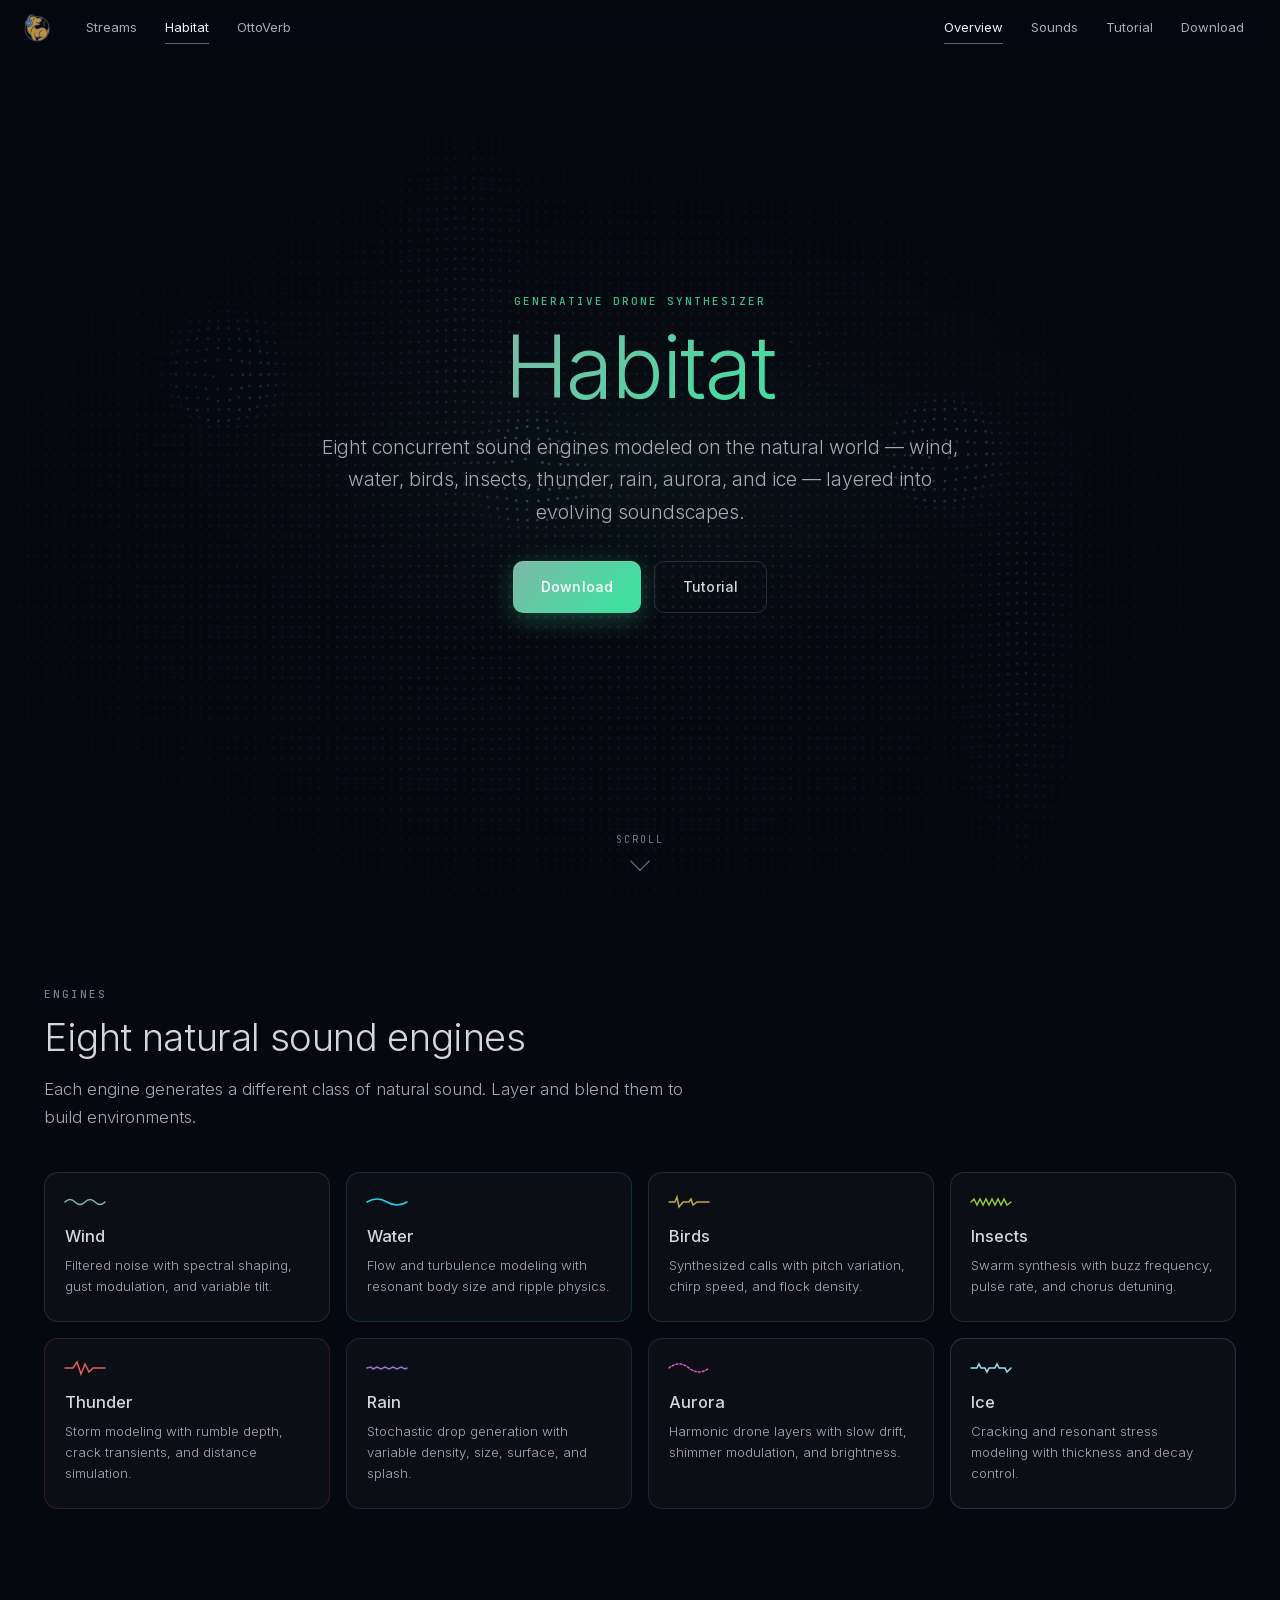
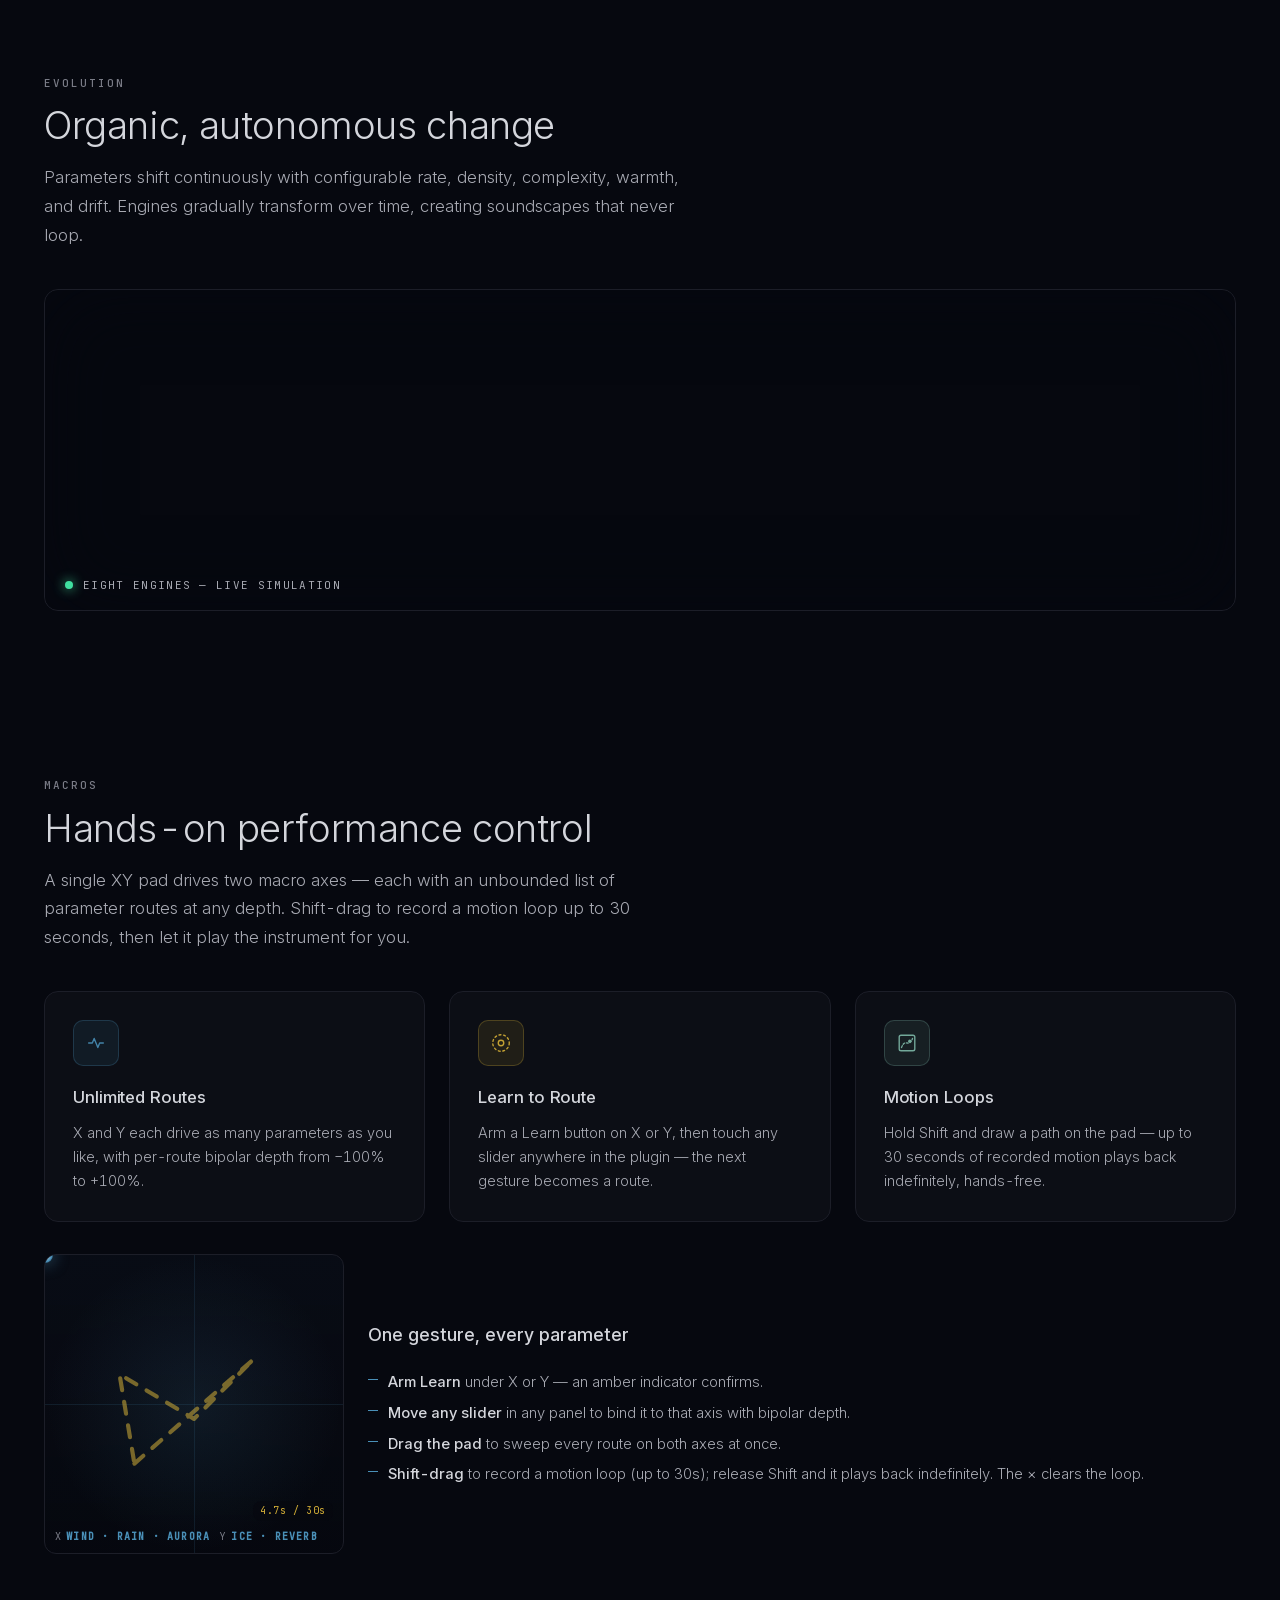
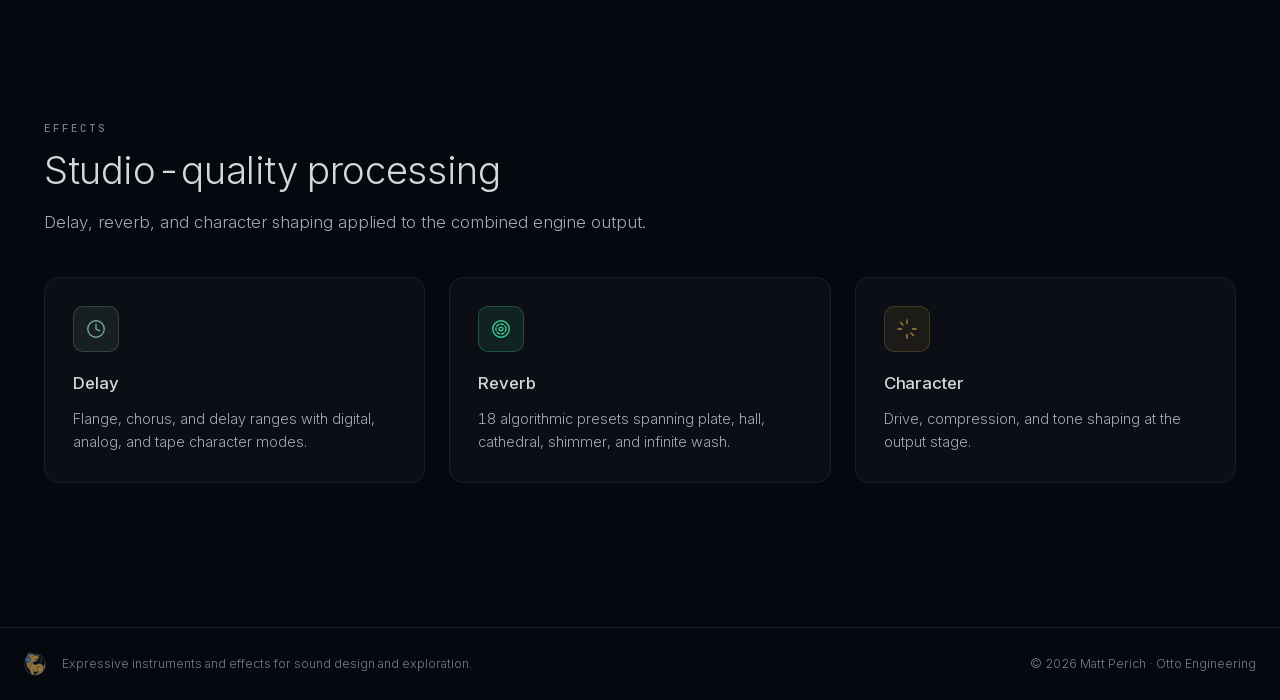
<file: habitat.html>
<!DOCTYPE html>
<html lang="en">
<head>
<meta charset="UTF-8">
<meta name="viewport" content="width=device-width, initial-scale=1.0, viewport-fit=cover">
<title>Habitat — Generative Drone Synthesizer</title>
<meta name="description" content="Habitat is a generative drone synthesizer with eight nature-modeled engines, real-time visualization, scale systems, and LFO modulation. macOS, iPad, AU, and VST3.">
<link rel="icon" type="image/svg+xml" href="otto-favicon.svg">
<meta name="theme-color" content="#06080f">
<link rel="canonical" href="https://ottoengineering.xyz/habitat">
<meta property="og:type" content="website">
<meta property="og:url" content="https://ottoengineering.xyz/habitat">
<meta property="og:site_name" content="Otto Engineering">
<meta property="og:title" content="Habitat — Generative Drone Synthesizer">
<meta property="og:description" content="Eight nature-modeled engines layered into evolving soundscapes. Wind, water, birds, insects, thunder, rain, aurora, and ice.">
<meta property="og:image" content="https://ottoengineering.xyz/otto-logo.png">
<meta name="twitter:card" content="summary_large_image">
<meta name="twitter:title" content="Habitat — Generative Drone Synthesizer">
<meta name="twitter:description" content="Eight nature-modeled engines layered into evolving soundscapes.">
<meta name="twitter:image" content="https://ottoengineering.xyz/otto-logo.png">
<link rel="preload" href="fonts/inter-latin-var.woff2" as="font" type="font/woff2" crossorigin>
<link rel="stylesheet" href="fonts.css">
<link rel="stylesheet" href="shared.v2.css">
<style>
/* ── Hero ─────────────────────────────────────────────── */

.hero {
  position: relative;
  min-height: 100vh;
  min-height: 100dvh;
  display: flex;
  flex-direction: column;
  align-items: center;
  justify-content: center;
  overflow: hidden;
}

.hero-canvas {
  position: absolute;
  inset: 0;
  width: 100%;
  height: 100%;
  z-index: 0;
  opacity: 0;
  transition: opacity var(--dur-slow) var(--ease-out);
}
.hero-canvas.loaded { opacity: 1; }

.hero-overlay {
  position: absolute;
  inset: 0;
  background:
    radial-gradient(ellipse 90% 70% at 50% 60%, rgba(6,8,15,0.3) 0%, var(--bg) 75%),
    radial-gradient(ellipse 60% 40% at 50% 50%, rgba(64, 224, 160, 0.08) 0%, transparent 60%);
  z-index: 1;
  pointer-events: none;
}

.hero-content {
  position: relative;
  z-index: 2;
  text-align: center;
  padding: 0 var(--space-6);
  max-width: 880px;
  animation: hero-rise 1.1s var(--ease-out) 0.1s both;
}

@keyframes hero-rise {
  from { opacity: 0; transform: translateY(16px); }
  to   { opacity: 1; transform: translateY(0); }
}

.hero .eyebrow { color: var(--habitat); opacity: 0.85; }

.hero h1 {
  font-size: var(--fs-4xl);
  font-weight: 300;
  letter-spacing: -0.02em;
  line-height: 1.02;
  color: var(--text-heading);
  margin-bottom: var(--space-5);
}

.hero h1 span {
  background: linear-gradient(135deg, #7eb8a8, var(--habitat));
  -webkit-background-clip: text;
  -webkit-text-fill-color: transparent;
  background-clip: text;
}

.hero-sub {
  font-size: clamp(1rem, 1.8vw, 1.2rem);
  color: var(--text-body);
  font-weight: 300;
  max-width: 640px;
  margin: 0 auto var(--space-8);
  line-height: 1.7;
}

.hero-ctas {
  display: inline-flex;
  gap: var(--space-3);
  flex-wrap: wrap;
  justify-content: center;
}

/* Habitat accent override for the primary button */
.btn-primary.habitat {
  background: linear-gradient(135deg, #7eb8a8 0%, var(--habitat) 50%, #7eb8a8 100%);
  background-size: 200% 100%;
  box-shadow: 0 6px 24px rgba(64, 224, 160, 0.28), inset 0 1px 0 rgba(255, 255, 255, 0.12);
}
.btn-primary.habitat:hover {
  box-shadow: 0 12px 40px rgba(64, 224, 160, 0.32), inset 0 1px 0 rgba(255, 255, 255, 0.18);
}

/* ── Engine Grid ─────────────────────────────────────────── */

.engine-grid {
  display: grid;
  grid-template-columns: repeat(4, 1fr);
  gap: var(--space-4);
  margin-top: var(--space-10);
}

.engine-card {
  position: relative;
  background: var(--surface);
  border: 1px solid var(--engine-dim, var(--border));
  border-radius: var(--radius-lg);
  padding: 22px 20px 24px;
  overflow: hidden;
  transition: border-color var(--dur-med) var(--ease-standard),
              transform var(--dur-med) var(--ease-spring),
              background var(--dur-med) var(--ease-standard),
              box-shadow var(--dur-med) var(--ease-standard);
}

.engine-card::after {
  content: "";
  position: absolute;
  left: 0;
  bottom: 0;
  height: 2px;
  width: 0;
  background: linear-gradient(90deg, var(--engine), transparent);
  transition: width var(--dur-slow) var(--ease-out);
}

@media (hover: hover) {
  .engine-card:hover {
    transform: translateY(-4px);
    border-color: var(--engine);
    background: var(--surface-raised);
    box-shadow: 0 12px 36px rgba(0,0,0,0.4), 0 0 32px var(--engine-dim);
  }
  .engine-card:hover::after { width: 100%; }
  .engine-card:hover .engine-wave path { animation-duration: 1.6s; }
}

.engine-wave {
  width: 40px;
  height: 14px;
  margin-bottom: 14px;
  display: block;
  overflow: visible;
}

.engine-wave path {
  stroke: var(--engine);
  stroke-width: 1.5;
  fill: none;
  stroke-linecap: round;
  transform-origin: center;
  animation: engine-pulse 3.2s var(--ease-in-out) infinite;
}

@keyframes engine-pulse {
  0%, 100% { opacity: 0.55; transform: scaleY(0.7); }
  50%      { opacity: 1; transform: scaleY(1.2); }
}


.engine-card h3 {
  font-size: 1.02rem;
  font-weight: 500;
  color: var(--text-heading);
  margin-bottom: 6px;
  letter-spacing: -0.005em;
}

.engine-card p {
  font-size: 0.82rem;
  color: var(--text-body);
  line-height: 1.6;
}

/* ── Evolution Canvas ─────────────────────────────────── */

.evo-wrap {
  position: relative;
  margin-top: var(--space-10);
  border-radius: var(--radius-lg);
  overflow: hidden;
  border: 1px solid var(--border);
  background: var(--bg);
}

.evo-wrap::after {
  content: "";
  position: absolute;
  inset: 0;
  pointer-events: none;
  box-shadow: inset 0 0 80px rgba(6, 8, 15, 0.9);
  border-radius: inherit;
}

.evo-canvas {
  width: 100%;
  height: 320px;
  display: block;
}

.evo-caption {
  position: absolute;
  left: 20px;
  bottom: 16px;
  font-family: 'JetBrains Mono', monospace;
  font-size: 11px;
  letter-spacing: 0.12em;
  text-transform: uppercase;
  color: var(--text-body);
  z-index: 2;
  display: flex;
  align-items: center;
  gap: 10px;
}

.evo-caption .dot {
  width: 8px;
  height: 8px;
  border-radius: 50%;
  background: var(--habitat);
  box-shadow: 0 0 10px var(--habitat);
  animation: dot-pulse 2s ease-in-out infinite;
  transition: background 400ms var(--ease-standard), box-shadow 400ms var(--ease-standard);
}

@keyframes dot-pulse {
  0%, 100% { opacity: 0.4; }
  50%      { opacity: 1; }
}

/* ── Features Grid ───────────────────────────────────────── */

.features {
  display: grid;
  grid-template-columns: repeat(auto-fit, minmax(260px, 1fr));
  gap: var(--space-6);
  margin-top: var(--space-10);
}

.feature-icon {
  width: 46px;
  height: 46px;
  border-radius: var(--radius-md);
  display: flex;
  align-items: center;
  justify-content: center;
  margin-bottom: 18px;
  border: 1px solid currentColor;
}

.feature-icon.delay     { background: rgba(126,184,168,0.10); color: #7eb8a8; border-color: rgba(126,184,168,0.25); }
.feature-icon.reverb    { background: rgba(64,224,160,0.10);  color: var(--habitat); border-color: rgba(64,224,160,0.25); }
.feature-icon.character { background: rgba(184,144,64,0.10);  color: var(--amber); border-color: rgba(184,144,64,0.25); }
.feature-icon.macro     { background: rgba(74,144,184,0.10);  color: #4a90b8; border-color: rgba(74,144,184,0.25); }
.feature-icon.learn     { background: rgba(212,175,55,0.10);  color: #d4af37; border-color: rgba(212,175,55,0.25); }
.feature-icon.xy        { background: rgba(126,184,168,0.10); color: #7eb8a8; border-color: rgba(126,184,168,0.25); }

.feature-icon svg { opacity: 0.9; }

/* ── Macro preview pad ───────────────────────────────────── */

.feature-badge {
  display: inline-block;
  margin-left: 8px;
  padding: 2px 8px;
  font-family: 'JetBrains Mono', monospace;
  font-size: 9px;
  font-weight: 700;
  letter-spacing: 0.08em;
  text-transform: uppercase;
  color: #d4af37;
  background: rgba(212, 175, 55, 0.12);
  border: 1px solid rgba(212, 175, 55, 0.4);
  border-radius: 10px;
  vertical-align: middle;
}

.macro-preview {
  display: grid;
  grid-template-columns: minmax(220px, 300px) 1fr;
  gap: var(--space-6);
  align-items: center;
  margin-top: var(--space-8);
}

.macro-pad {
  position: relative;
  aspect-ratio: 1 / 1;
  background:
    radial-gradient(circle at center, rgba(74,144,184,0.12) 0%, transparent 70%),
    linear-gradient(180deg, rgba(10,14,24,0.7), rgba(6,8,15,0.9));
  border: 1px solid var(--border);
  border-radius: 12px;
  overflow: hidden;
}

.macro-pad::before,
.macro-pad::after {
  content: "";
  position: absolute;
  background: rgba(74,144,184,0.14);
}
.macro-pad::before { left: 0; right: 0; top: 50%; height: 1px; }
.macro-pad::after  { top: 0; bottom: 0; left: 50%; width: 1px; }

.macro-pad-path {
  position: absolute;
  inset: 0;
  width: 100%;
  height: 100%;
  pointer-events: none;
}
.macro-pad-path path {
  fill: none;
  stroke: rgba(212, 175, 55, 0.55);
  stroke-width: 1.4;
  stroke-dasharray: 4 4;
  stroke-linecap: round;
  stroke-linejoin: round;
}

.macro-pad-rec {
  position: absolute;
  bottom: 32px;
  right: 10px;
  font-family: 'JetBrains Mono', monospace;
  font-size: 10px;
  letter-spacing: 0.06em;
  color: #d4af37;
  background: rgba(6,8,15,0.55);
  padding: 2px 7px;
  border-radius: 8px;
  font-variant-numeric: tabular-nums;
}

.macro-pad-dot {
  position: absolute;
  width: 16px;
  height: 16px;
  border-radius: 50%;
  background: radial-gradient(circle, #e8f4ff 0%, #4a90b8 60%, transparent 100%);
  box-shadow: 0 0 16px rgba(74,144,184,0.6);
  transform: translate(-50%, -50%);
  animation: macro-dot 9s var(--ease-in-out) infinite;
}

@keyframes macro-dot {
  0%   { left: 30%; top: 70%; }
  25%  { left: 70%; top: 35%; }
  50%  { left: 50%; top: 55%; }
  75%  { left: 25%; top: 40%; }
  100% { left: 30%; top: 70%; }
}

.macro-pad-axes {
  position: absolute;
  inset: auto 10px 8px 10px;
  display: flex;
  gap: 10px;
  font-family: 'JetBrains Mono', monospace;
  font-size: 10px;
  letter-spacing: 0.12em;
  text-transform: uppercase;
  color: var(--text-dim);
}
.macro-pad-axes span strong { color: #4a90b8; font-weight: 600; margin-left: 4px; }

.macro-list {
  display: flex;
  flex-direction: column;
  gap: var(--space-4);
}

.macro-list h3 {
  font-size: 1.1rem;
  font-weight: 500;
  color: var(--text-heading);
  margin-bottom: 6px;
}
.macro-list ul { list-style: none; padding: 0; margin: 0; display: flex; flex-direction: column; gap: var(--space-2); }
.macro-list li {
  position: relative;
  padding-left: 20px;
  color: var(--text-body);
  font-size: 0.92rem;
  line-height: 1.55;
}
.macro-list li::before {
  content: "";
  position: absolute;
  left: 0;
  top: 0.55em;
  width: 10px;
  height: 1px;
  background: #4a90b8;
}
.macro-list li strong { color: var(--text-heading); font-weight: 500; }

@media (max-width: 768px) {
  .macro-preview { grid-template-columns: 1fr; }
  .macro-pad { max-width: 320px; margin: 0 auto; }
}

/* ── Responsive ──────────────────────────────────────────── */

@media (max-width: 1024px) {
  .engine-grid { grid-template-columns: repeat(3, 1fr); }
}

@media (max-width: 768px) {
  .engine-grid { grid-template-columns: repeat(2, 1fr); }
  .evo-canvas { height: 240px; }
}

@media (max-width: 480px) {
  .engine-grid { grid-template-columns: 1fr; max-width: 380px; margin-left: auto; margin-right: auto; }
}
</style>
</head>
<body class="has-subnav">

<a href="#main" class="skip-link">Skip to content</a>

<nav class="site-nav" aria-label="Primary">
  <a href="index.html" class="logo" aria-label="Otto Engineering home"><img src="otto-logo.png" alt=""></a>
  <div class="nav-links">
    <a href="streams.html">Streams</a>
    <a href="habitat.html" class="active">Habitat</a>
    <a href="ottoverb.html">OttoVerb</a>
  </div>
  <div class="nav-right">
    <a href="habitat.html" class="active subnav-link">Overview</a>
    <a href="habitat-sounds.html" class="subnav-link">Sounds</a>
    <a href="habitat-tutorial.html" class="subnav-link">Tutorial</a>
    <a href="download.html">Download</a>
  </div>
</nav>

<nav class="app-subnav habitat" aria-label="Habitat pages">
  <a href="habitat.html" class="active">Overview</a>
  <a href="habitat-sounds.html">Sounds</a>
  <a href="habitat-tutorial.html">Tutorial</a>
</nav>

<main id="main">

<!-- ═══════ HERO ═══════ -->
<div class="hero">
  <canvas class="hero-canvas" id="heroCanvas" aria-hidden="true"></canvas>
  <div class="hero-overlay"></div>
  <div class="hero-content">
    <span class="eyebrow">Generative Drone Synthesizer</span>
    <h1><span>Habitat</span></h1>
    <p class="hero-sub">
      Eight concurrent sound engines modeled on the natural world — wind, water, birds, insects, thunder, rain, aurora, and ice — layered into evolving soundscapes.
    </p>
    <div class="hero-ctas">
      <a href="download.html" class="btn-primary habitat">Download</a>
      <a href="habitat-tutorial.html" class="btn-ghost">Tutorial</a>
    </div>
  </div>
  <button class="canvas-pause" id="heroPause" aria-label="Pause background animation">
    <svg viewBox="0 0 24 24" aria-hidden="true"><rect x="6" y="5" width="4" height="14"/><rect x="14" y="5" width="4" height="14"/></svg>
  </button>
  <div class="scroll-indicator">
    <span>Scroll</span>
    <span class="chevron" aria-hidden="true"></span>
  </div>
</div>

<!-- ═══════ ENGINES ═══════ -->
<section id="engines" class="cv-auto">
  <div class="reveal">
    <span class="eyebrow">Engines</span>
    <h2 class="section-title">Eight natural sound engines</h2>
    <p class="section-desc">
      Each engine generates a different class of natural sound. Layer and blend them to build environments.
    </p>
  </div>

  <div class="engine-grid reveal reveal-stagger">
    <div class="engine-card" style="--engine:#7eb8a8; --engine-dim:rgba(126,184,168,0.18)">
      <svg class="engine-wave" viewBox="0 0 40 14" aria-hidden="true"><path d="M0 7 Q5 2 10 7 T20 7 T30 7 T40 7"/></svg>
      <h3>Wind</h3>
      <p>Filtered noise with spectral shaping, gust modulation, and variable tilt.</p>
    </div>
    <div class="engine-card" style="--engine:#22d1ee; --engine-dim:rgba(34,209,238,0.18)">
      <svg class="engine-wave" viewBox="0 0 40 14" aria-hidden="true"><path d="M0 7 Q10 1 20 7 T40 7"/></svg>
      <h3>Water</h3>
      <p>Flow and turbulence modeling with resonant body size and ripple physics.</p>
    </div>
    <div class="engine-card" style="--engine:#c4a84d; --engine-dim:rgba(196,168,77,0.18)">
      <svg class="engine-wave" viewBox="0 0 40 14" aria-hidden="true"><path d="M0 7 L6 7 L8 2 L10 12 L14 7 L20 7 L22 4 L24 10 L28 7 L40 7"/></svg>
      <h3>Birds</h3>
      <p>Synthesized calls with pitch variation, chirp speed, and flock density.</p>
    </div>
    <div class="engine-card" style="--engine:#8bc34a; --engine-dim:rgba(139,195,74,0.18)">
      <svg class="engine-wave" viewBox="0 0 40 14" aria-hidden="true"><path d="M0 7 L3 4 L6 10 L9 4 L12 10 L15 4 L18 10 L21 4 L24 10 L27 4 L30 10 L33 4 L36 10 L40 7"/></svg>
      <h3>Insects</h3>
      <p>Swarm synthesis with buzz frequency, pulse rate, and chorus detuning.</p>
    </div>
    <div class="engine-card" style="--engine:#e85d5d; --engine-dim:rgba(232,93,93,0.18)">
      <svg class="engine-wave" viewBox="0 0 40 14" aria-hidden="true"><path d="M0 7 L8 7 L12 1 L16 13 L20 3 L24 11 L28 7 L40 7"/></svg>
      <h3>Thunder</h3>
      <p>Storm modeling with rumble depth, crack transients, and distance simulation.</p>
    </div>
    <div class="engine-card" style="--engine:#9575cd; --engine-dim:rgba(149,117,205,0.18)">
      <svg class="engine-wave" viewBox="0 0 40 14" aria-hidden="true"><path d="M0 7 L4 6 L6 8 L10 6 L14 8 L18 6 L22 8 L26 6 L30 8 L34 6 L38 8 L40 7"/></svg>
      <h3>Rain</h3>
      <p>Stochastic drop generation with variable density, size, surface, and splash.</p>
    </div>
    <div class="engine-card" style="--engine:#d957c4; --engine-dim:rgba(217,87,196,0.18)">
      <svg class="engine-wave" viewBox="0 0 40 14" aria-hidden="true"><path d="M0 7 Q10 -1 20 7 T40 7" stroke-dasharray="2 2"/></svg>
      <h3>Aurora</h3>
      <p>Harmonic drone layers with slow drift, shimmer modulation, and brightness.</p>
    </div>
    <div class="engine-card" style="--engine:#a0d8ef; --engine-dim:rgba(160,216,239,0.18)">
      <svg class="engine-wave" viewBox="0 0 40 14" aria-hidden="true"><path d="M0 7 L6 7 L8 3 L10 7 L14 7 L16 11 L18 7 L24 7 L26 3 L28 7 L34 7 L36 11 L40 7"/></svg>
      <h3>Ice</h3>
      <p>Cracking and resonant stress modeling with thickness and decay control.</p>
    </div>
  </div>
</section>

<!-- ═══════ EVOLUTION ═══════ -->
<section id="evolution" class="cv-auto">
  <div class="reveal">
    <span class="eyebrow">Evolution</span>
    <h2 class="section-title">Organic, autonomous change</h2>
    <p class="section-desc">
      Parameters shift continuously with configurable rate, density, complexity, warmth, and drift. Engines gradually transform over time, creating soundscapes that never loop.
    </p>
  </div>
  <div class="reveal evo-wrap">
    <canvas id="evoCanvas" class="evo-canvas" aria-label="Live evolution simulation preview"></canvas>
    <div class="evo-caption">
      <span class="dot" aria-hidden="true"></span>
      <span id="evoState">Eight engines — live simulation</span>
    </div>
  </div>
</section>

<!-- ═══════ MACROS ═══════ -->
<section id="macros" class="cv-auto">
  <div class="reveal">
    <span class="eyebrow">Macros</span>
    <h2 class="section-title">Hands-on performance control</h2>
    <p class="section-desc">
      A single XY pad drives two macro axes — each with an unbounded list of parameter routes at any depth.
      Shift-drag to record a motion loop up to 30 seconds, then let it play the instrument for you.
    </p>
  </div>

  <div class="features reveal reveal-stagger">
    <div class="feature-card">
      <div class="feature-icon macro" aria-hidden="true">
        <svg width="22" height="22" viewBox="0 0 24 24" fill="none" stroke="currentColor" stroke-width="1.5" stroke-linecap="round" stroke-linejoin="round"><path d="M4 12h4l2-5 4 10 2-5h4"/></svg>
      </div>
      <h3>Unlimited Routes</h3>
      <p>X and Y each drive as many parameters as you like, with per-route bipolar depth from −100% to +100%.</p>
    </div>
    <div class="feature-card">
      <div class="feature-icon learn" aria-hidden="true">
        <svg width="22" height="22" viewBox="0 0 24 24" fill="none" stroke="currentColor" stroke-width="1.5" stroke-linecap="round" stroke-linejoin="round"><circle cx="12" cy="12" r="3"/><circle cx="12" cy="12" r="9" stroke-dasharray="2 3"/></svg>
      </div>
      <h3>Learn to Route</h3>
      <p>Arm a Learn button on X or Y, then touch any slider anywhere in the plugin — the next gesture becomes a route.</p>
    </div>
    <div class="feature-card">
      <div class="feature-icon xy" aria-hidden="true">
        <svg width="22" height="22" viewBox="0 0 24 24" fill="none" stroke="currentColor" stroke-width="1.5" stroke-linecap="round" stroke-linejoin="round"><rect x="3.5" y="3.5" width="17" height="17" rx="2"/><path d="M6 17 C 10 6, 14 18, 18 7" stroke-dasharray="2 2"/><circle cx="15" cy="10" r="1.8" fill="currentColor" stroke="none"/></svg>
      </div>
      <h3>Motion Loops</h3>
      <p>Hold Shift and draw a path on the pad — up to 30 seconds of recorded motion plays back indefinitely, hands-free.</p>
    </div>
  </div>

  <div class="reveal macro-preview">
    <div class="macro-pad" aria-hidden="true">
      <svg class="macro-pad-path" viewBox="0 0 100 100" preserveAspectRatio="none">
        <path d="M30,70 L70,35 L50,55 L25,40 Z"/>
      </svg>
      <div class="macro-pad-rec">4.7s / 30s</div>
      <div class="macro-pad-dot"></div>
      <div class="macro-pad-axes">
        <span>X<strong>Wind · Rain · Aurora</strong></span>
        <span>Y<strong>Ice · Reverb</strong></span>
      </div>
    </div>
    <div class="macro-list">
      <h3>One gesture, every parameter</h3>
      <ul>
        <li><strong>Arm Learn</strong> under X or Y — an amber indicator confirms.</li>
        <li><strong>Move any slider</strong> in any panel to bind it to that axis with bipolar depth.</li>
        <li><strong>Drag the pad</strong> to sweep every route on both axes at once.</li>
        <li><strong>Shift-drag</strong> to record a motion loop (up to 30s); release Shift and it plays back indefinitely. The × clears the loop.</li>
      </ul>
    </div>
  </div>
</section>

<!-- ═══════ EFFECTS ═══════ -->
<section id="effects" class="cv-auto">
  <div class="reveal">
    <span class="eyebrow">Effects</span>
    <h2 class="section-title">Studio-quality processing</h2>
    <p class="section-desc">
      Delay, reverb, and character shaping applied to the combined engine output.
    </p>
  </div>
  <div class="features reveal reveal-stagger">
    <div class="feature-card">
      <div class="feature-icon delay" aria-hidden="true">
        <svg width="22" height="22" viewBox="0 0 24 24" fill="none" stroke="currentColor" stroke-width="1.5" stroke-linecap="round"><circle cx="12" cy="12" r="9"/><polyline points="12 7 12 12 16 14"/></svg>
      </div>
      <h3>Delay</h3>
      <p>Flange, chorus, and delay ranges with digital, analog, and tape character modes.</p>
    </div>
    <div class="feature-card">
      <div class="feature-icon reverb" aria-hidden="true">
        <svg width="22" height="22" viewBox="0 0 24 24" fill="none" stroke="currentColor" stroke-width="1.5" stroke-linecap="round"><circle cx="12" cy="12" r="9"/><circle cx="12" cy="12" r="5.5" stroke-dasharray="3 2"/><circle cx="12" cy="12" r="2"/></svg>
      </div>
      <h3>Reverb</h3>
      <p>18 algorithmic presets spanning plate, hall, cathedral, shimmer, and infinite wash.</p>
    </div>
    <div class="feature-card">
      <div class="feature-icon character" aria-hidden="true">
        <svg width="22" height="22" viewBox="0 0 24 24" fill="none" stroke="currentColor" stroke-width="1.5" stroke-linecap="round"><path d="M12 2v4m0 12v4"/><path d="M4.93 4.93l2.83 2.83m8.48 8.48l2.83 2.83"/><path d="M2 12h4m12 0h4"/></svg>
      </div>
      <h3>Character</h3>
      <p>Drive, compression, and tone shaping at the output stage.</p>
    </div>
  </div>
</section>

</main>

<!-- ═══════ FOOTER ═══════ -->
<footer class="site-footer">
  <div class="footer-inner">
    <div class="footer-brand">
      <img src="otto-logo.png" alt="Otto Engineering" loading="lazy">
      <p>Expressive instruments and effects for sound design and exploration.</p>
    </div>
    <span class="footer-copy">&copy; <span id="year"></span> Matt Perich &middot; Otto Engineering</span>
  </div>
</footer>

<!-- ═══════ SCRIPTS ═══════ -->
<script>
document.getElementById('year').textContent = new Date().getFullYear();

const prefersReducedMotion = window.matchMedia('(prefers-reduced-motion: reduce)');

// Nav scroll
(function() {
  const nav = document.querySelector('.site-nav');
  const scrollInd = document.querySelector('.scroll-indicator');
  if (scrollInd) {
    scrollInd.addEventListener('animationend', () => {
      scrollInd.style.animation = 'none';
    }, { once: true });
  }
  const onScroll = () => {
    const y = window.scrollY;
    if (nav) nav.classList.toggle('scrolled', y > 4);
    if (y > 4) document.body.classList.add('has-scrolled');
    if (scrollInd) {
      if (y > 0 && scrollInd.style.animation !== 'none') {
        scrollInd.style.animation = 'none';
      }
      const p = Math.min(1, Math.max(0, y / 220));
      scrollInd.style.opacity = String(1 - p);
    }
  };
  onScroll();
  window.addEventListener('scroll', onScroll, { passive: true });
})();

const ENGINE_COLORS = {
  wind:{r:.49,g:.72,b:.66}, water:{r:.13,g:.82,b:.93}, bird:{r:.77,g:.66,b:.30},
  insect:{r:.55,g:.76,b:.29}, thunder:{r:.91,g:.36,b:.36}, rain:{r:.58,g:.46,b:.80},
  aurora:{r:.85,g:.34,b:.77}, ice:{r:.63,g:.85,b:.94}
};

// ── Hero habitat simulation (full viewport) ──
(function() {
  const canvas = document.getElementById('heroCanvas');
  if (!canvas) return;
  const ctx = canvas.getContext('2d');
  const COLS = 140, ROWS = 88, NH = COLS * ROWS;
  const SP = 0.02, DA = 0.93, DIM = 0.12, MAX = 0.95;
  const hX = new Float32Array(NH), hY = new Float32Array(NH);
  const pX = new Float32Array(NH), pY = new Float32Array(NH);
  const vX = new Float32Array(NH), vY = new Float32Array(NH);
  const cR = new Float32Array(NH), cG = new Float32Array(NH), cB = new Float32Array(NH);
  const br = new Float32Array(NH);
  let W=0,H=0,now=0,paused=false,rafId=null,firstFrame=true;
  const EC=ENGINE_COLORS;
  for(let i=0;i<NH;i++){cR[i]=.5;cG[i]=.6;cB[i]=.7;br[i]=DIM;}
  function bl(i,c,a){a=Math.min(a,1)*.3;cR[i]+=(c.r-cR[i])*a;cG[i]+=(c.g-cG[i])*a;cB[i]+=(c.b-cB[i])*a;}
  function imp(cx,cy,rad,str,c){const r2=rad*rad;for(let i=0;i<NH;i++){const dx=pX[i]-cx,dy=pY[i]-cy,d2=dx*dx+dy*dy;if(d2<r2&&d2>.25){const d=Math.sqrt(d2),t=1-d/rad;vX[i]+=dx/d*t*str;vY[i]+=dy/d*t*str;bl(i,c,t*.4);}}}

  let gu=[],ga=0,fl=[],sw=[],sh=[],cu=[],wp=[];
  function initW(){wp=[];for(let t=0;t<3;t++)wp.push({bx:.15+t*.3,by:.4+Math.sin(t)*.12,px:Math.random()*6.28,py:Math.random()*6.28,rp:Math.random()});}

  function sim(dt){
    const lo=.5;
    ga+=dt*1.2;while(ga>1&&gu.length<20){ga--;gu.push({p:-.05,spd:.4+Math.random()*.5,w:.1+Math.random()*.15,str:lo*(.5+Math.random()*.5)});}
    for(const g of gu){g.p+=g.spd*dt;for(let i=0;i<NH;i++){const nx=pX[i]/W;if(Math.abs(nx-g.p)<g.w){const t=1-Math.abs(nx-g.p)/g.w;vX[i]+=t*t*g.str*.3;bl(i,EC.wind,t*lo*.25);}}}
    gu=gu.filter(g=>g.p<1.15);
    for(let i=0;i<NH;i++){vX[i]+=lo*.04*(Math.random()-.5);vY[i]+=lo*.02*(Math.random()-.5);}
    for(const w of wp){const wx=(w.bx+Math.sin(now*.00003+w.px)*.04)*W,wy=(w.by+Math.cos(now*.00004+w.py)*.03)*H;w.rp+=dt*.4;if(w.rp>1)w.rp-=1;
      for(let r=0;r<3;r++){const rr=((w.rp+r/3)%1)*60;for(let i=0;i<NH;i++){const dx=pX[i]-wx,dy=pY[i]-wy,d=Math.sqrt(dx*dx+dy*dy);if(Math.abs(d-rr)<12&&d>.5){const t=1-Math.abs(d-rr)/12;vX[i]+=dx/d*t*.4*lo;vY[i]+=dy/d*t*.4*lo;bl(i,EC.water,t*lo*.4);}}}}
    if(fl.length<6&&Math.random()<dt*.5){const s=Math.random()<.5?-.05:1.05;fl.push({x:s*W,y:Math.random()*H,tx:(1.05-s)*W,ty:Math.random()*H,prog:0,spd:.015+Math.random()*.01,rad:35+Math.random()*30});}
    for(const f of fl){f.prog+=f.spd*dt;f.x+=(f.tx-f.x)*.002;f.y+=(f.ty-f.y)*.002;const fr2=f.rad*f.rad;for(let i=0;i<NH;i++){const dx=pX[i]-f.x,dy=pY[i]-f.y,d2=dx*dx+dy*dy;if(d2<fr2&&d2>1){const d=Math.sqrt(d2),t=1-d/f.rad;vX[i]+=(-dy/d)*t*lo*.8;vY[i]+=(dx/d)*t*lo*.8;bl(i,EC.bird,t*lo*.5);}}}
    fl=fl.filter(f=>f.prog<1);
    if(sw.length<6&&Math.random()<dt*.4)sw.push({x:(.2+Math.random()*.6)*W,y:(.2+Math.random()*.6)*H,rad:25+Math.random()*30,age:0,life:5000+Math.random()*6000,ph:Math.random()*6.28});
    for(const s of sw){s.age+=dt*1000;s.ph+=dt*5;const env=s.age<1500?s.age/1500:s.age>s.life-1500?Math.max(0,(s.life-s.age)/1500):1;const pulse=.5+.5*Math.sin(s.ph),er=s.rad*(.7+env*.3);
      const er2=er*er;for(let i=0;i<NH;i++){const dx=pX[i]-s.x,dy=pY[i]-s.y,d2=dx*dx+dy*dy;if(d2<er2&&d2>.25){const t=1-Math.sqrt(d2)/er;vX[i]+=(Math.random()-.5)*t*lo*pulse*env;vY[i]+=(Math.random()-.5)*t*lo*pulse*env;bl(i,EC.insect,t*lo*.4*env);}}}
    sw=sw.filter(s=>s.age<s.life);
    if(sh.length<8&&Math.random()<dt*.15)sh.push({x:Math.random()*W,y:Math.random()*H,r:0,e:1.5,mr:180});
    for(const s of sh){s.r+=5;s.e*=.97;for(let i=0;i<NH;i++){const dx=pX[i]-s.x,dy=pY[i]-s.y,d=Math.sqrt(dx*dx+dy*dy);if(Math.abs(d-s.r)<35&&d>.5){const t=1-Math.abs(d-s.r)/35;vX[i]+=dx/d*s.e*t*1.5;vY[i]+=dy/d*s.e*t*1.5;bl(i,EC.thunder,s.e*t*.3);}}}
    sh=sh.filter(s=>s.r<s.mr&&s.e>.01);
    while(cu.length<2)cu.push({x:.2+Math.random()*.6,w:.08+Math.random()*.1,spd:(Math.random()-.5)*.02,sp:Math.random()*6.28,ss:1+Math.random()});
    for(const c of cu){c.sp+=c.ss*dt;c.x+=c.spd*dt;if(c.x<-.1)c.x=1.1;if(c.x>1.1)c.x=-.1;const cx=c.x*W,cw=c.w*W;
      for(let i=0;i<NH;i++){const dx=Math.abs(pX[i]-cx);if(dx<cw){const t=1-dx/cw,s=.5+.5*Math.sin(pY[i]/H*6+c.sp*2);vY[i]-=t*t*lo*s*.15;bl(i,EC.aurora,t*s*lo*.3);}}}
    if(Math.random()<dt*15*lo)imp(Math.random()*W,Math.random()*H,20,.3*lo,EC.rain);
    const sp=Math.sin(now*.0002)*lo*.2;if(Math.abs(sp)>.02){const md=Math.sqrt(W*W+H*H)*.5;for(let i=0;i<NH;i++){const dx=pX[i]-W/2,dy=pY[i]-H/2,d=Math.sqrt(dx*dx+dy*dy);if(d>.5)bl(i,EC.ice,Math.abs(sp)*.08*(1-d/md));}}
  }

  function physics(dt){sim(dt);for(let i=0;i<NH;i++){vX[i]+=(hX[i]-pX[i])*SP;vY[i]+=(hY[i]-pY[i])*SP;vX[i]*=DA;vY[i]*=DA;pX[i]+=vX[i];pY[i]+=vY[i];
    const disp=Math.sqrt((hX[i]-pX[i])**2+(hY[i]-pY[i])**2);br[i]=Math.min(MAX,DIM+disp*.08);cR[i]+=(.5-cR[i])*.02;cG[i]+=(.6-cG[i])*.02;cB[i]+=(.7-cB[i])*.02;}}

  function render(){if(!W||!H)return;ctx.fillStyle='#06080f';ctx.fillRect(0,0,W,H);
    const _cc={};
    for(let i=0;i<NH;i++){const a=br[i];if(a<.005)continue;
      const r=(cR[i]*255)|0,g=(cG[i]*255)|0,b=(cB[i]*255)|0,aq=(a*50)|0;
      const k=(r<<16|g<<8|b)*51+aq;
      if(!_cc[k])_cc[k]=`rgba(${r},${g},${b},${aq/50})`;
      ctx.fillStyle=_cc[k];ctx.fillRect(pX[i]-1.2,pY[i]-1.2,2.4,2.4);}
    if (firstFrame) { firstFrame = false; canvas.classList.add('loaded'); }
  }

  function resize(){const dpr=Math.min(devicePixelRatio||1,2),r=canvas.getBoundingClientRect();W=r.width;H=r.height;if(!W||!H)return;canvas.width=W*dpr;canvas.height=H*dpr;ctx.setTransform(dpr,0,0,dpr,0,0);
    const sx=W/(COLS+1),sy=H/(ROWS+1);for(let r=0;r<ROWS;r++)for(let c=0;c<COLS;c++){const i=r*COLS+c;hX[i]=(c+1)*sx;hY[i]=(r+1)*sy;if(!pX[i]&&!pY[i]){pX[i]=hX[i];pY[i]=hY[i];}}}

  let lastT=performance.now();
  function tick(t){const dt=Math.min(.05,(t-lastT)/1000);lastT=t;now=t;if(dt>0){physics(dt);render();}if(!paused)rafId=requestAnimationFrame(tick);}

  function start(){ if(paused||rafId)return; lastT=performance.now(); rafId=requestAnimationFrame(tick); }
  function stop(){ if(rafId){cancelAnimationFrame(rafId);rafId=null;} }

  resize();initW();

  if (prefersReducedMotion.matches) {
    physics(0.016); render(); // one static frame
    paused = true;
  } else {
    start();
  }

  window.addEventListener('resize',()=>{resize();initW();});
  document.addEventListener('visibilitychange', () => {
    if (document.hidden) stop();
    else if (!paused) start();
  });

  const btn = document.getElementById('heroPause');
  if (btn) {
    const playIcon = '<svg viewBox="0 0 24 24" aria-hidden="true"><polygon points="6,4 20,12 6,20"/></svg>';
    const pauseIcon = '<svg viewBox="0 0 24 24" aria-hidden="true"><rect x="6" y="5" width="4" height="14"/><rect x="14" y="5" width="4" height="14"/></svg>';
    btn.addEventListener('click', () => {
      paused = !paused;
      if (paused) { stop(); btn.innerHTML = playIcon; btn.setAttribute('aria-label','Play background animation'); }
      else { start(); btn.innerHTML = pauseIcon; btn.setAttribute('aria-label','Pause background animation'); }
    });
  }
})();

// ── Evolution habitat simulation ──
(function() {
  const canvas = document.getElementById('evoCanvas');
  if (!canvas) return;
  const ctx = canvas.getContext('2d');
  const COLS = 120, ROWS = 50, N_ = COLS * ROWS;
  const SPRING = 0.02, DAMP = 0.93, DIM_A = 0.12, MAX_A = 0.95;
  const hX_ = new Float32Array(N_), hY_ = new Float32Array(N_);
  const pX_ = new Float32Array(N_), pY_ = new Float32Array(N_);
  const vX_ = new Float32Array(N_), vY_ = new Float32Array(N_);
  const cR_ = new Float32Array(N_), cG_ = new Float32Array(N_), cB_ = new Float32Array(N_);
  const br_ = new Float32Array(N_);
  let W2 = 0, H2 = 0, now2 = 0, running = false, firstFrame2 = true;

  const EC2=ENGINE_COLORS;
  for (let i=0;i<N_;i++){cR_[i]=.5;cG_[i]=.6;cB_[i]=.7;br_[i]=DIM_A;}

  function blend2(i,c,a){a=Math.min(a,1)*.3;cR_[i]+=(c.r-cR_[i])*a;cG_[i]+=(c.g-cG_[i])*a;cB_[i]+=(c.b-cB_[i])*a;}
  function impulse2(cx,cy,rad,str,c){const r2=rad*rad;
    for(let i=0;i<N_;i++){const dx=pX_[i]-cx,dy=pY_[i]-cy,d2=dx*dx+dy*dy;
      if(d2<r2&&d2>.25){const d=Math.sqrt(d2),t=1-d/rad;vX_[i]+=dx/d*t*str;vY_[i]+=dy/d*t*str;blend2(i,c,t*.4);}}}

  let gusts2=[],gustAcc2=0,flocks2=[],swarms2=[],shocks2=[],curtains2=[];
  let waterPts2=[];
  function initWater2(){waterPts2=[];for(let t=0;t<3;t++)waterPts2.push({bx:.15+t*.3,by:.4+Math.sin(t)*.12,px:Math.random()*6.28,py:Math.random()*6.28,rp:Math.random()});}

  function simHabitat2(dt) {
    const lo=.3;
    const ae=window.__evoActiveEngine||null;
    const all=ae===null;
    const solo=ae!==null;

    if(all||ae==='wind'){
      gustAcc2+=dt*(solo?1.4:.6);
      while(gustAcc2>1){gustAcc2--;gusts2.push({p:-.05,spd:.4+Math.random()*.5,w:.1+Math.random()*.15,str:lo*(.5+Math.random()*.5)*(solo?1.6:1)});}
      for(const g of gusts2){g.p+=g.spd*dt;
        for(let i=0;i<N_;i++){const nx=pX_[i]/W2;if(Math.abs(nx-g.p)<g.w){const t=1-Math.abs(nx-g.p)/g.w;
          vX_[i]+=t*t*g.str*.3;blend2(i,EC2.wind,t*lo*(solo?.5:.25));}}}
      gusts2=gusts2.filter(g=>g.p<1.15);
    } else { gusts2.length=0; }

    for(let i=0;i<N_;i++){vX_[i]+=lo*.03*(Math.random()-.5);vY_[i]+=lo*.02*(Math.random()-.5);}

    if(all||ae==='water'){
      const wb=solo?2:1;
      for(const wp of waterPts2){
        const wx=(wp.bx+Math.sin(now2*.00003+wp.px)*.04)*W2,wy=(wp.by+Math.cos(now2*.00004+wp.py)*.03)*H2;
        wp.rp+=dt*.4*wb;if(wp.rp>1)wp.rp-=1;
        for(let r=0;r<(solo?3:2);r++){const rr=((wp.rp+r/(solo?3:2))%1)*50;
          for(let i=0;i<N_;i++){const dx=pX_[i]-wx,dy=pY_[i]-wy,d=Math.sqrt(dx*dx+dy*dy);
            if(Math.abs(d-rr)<10&&d>.5){const t=1-Math.abs(d-rr)/10;vX_[i]+=dx/d*t*.3*lo*wb;vY_[i]+=dy/d*t*.3*lo*wb;blend2(i,EC2.water,t*lo*(solo?.6:.3));}}}}
    }

    if(all||ae==='bird'){
      const cap=solo?4:2;
      if(flocks2.length<cap&&Math.random()<dt*(solo?.6:.2)){const s=Math.random()<.5?-.05:1.05;
        flocks2.push({x:s*W2,y:Math.random()*H2,tx:(1.05-s)*W2,ty:Math.random()*H2,prog:0,spd:.015+Math.random()*.01,rad:30+Math.random()*25});}
      for(const f of flocks2){f.prog+=f.spd*dt;f.x+=(f.tx-f.x)*.002;f.y+=(f.ty-f.y)*.002;
        for(let i=0;i<N_;i++){const dx=pX_[i]-f.x,dy=pY_[i]-f.y,d=Math.sqrt(dx*dx+dy*dy);
          if(d<f.rad&&d>1){const t=1-d/f.rad;vX_[i]+=(-dy/d)*t*lo*.8;vY_[i]+=(dx/d)*t*lo*.8;blend2(i,EC2.bird,t*lo*(solo?.85:.5));}}}
      flocks2=flocks2.filter(f=>f.prog<1);
    } else { flocks2.length=0; }

    if(all||ae==='insect'){
      const cap=solo?4:2;
      if(swarms2.length<cap&&Math.random()<dt*(solo?.5:.15))swarms2.push({x:(.2+Math.random()*.6)*W2,y:(.2+Math.random()*.6)*H2,rad:20+Math.random()*25,age:0,life:5000+Math.random()*5000,ph:Math.random()*6.28});
      for(const s of swarms2){s.age+=dt*1000;s.ph+=dt*5;
        const env=s.age<1500?s.age/1500:s.age>s.life-1500?Math.max(0,(s.life-s.age)/1500):1;
        const pulse=.5+.5*Math.sin(s.ph),er=s.rad*(.7+env*.3);
        for(let i=0;i<N_;i++){const dx=pX_[i]-s.x,dy=pY_[i]-s.y,d=Math.sqrt(dx*dx+dy*dy);
          if(d<er&&d>.5){const t=1-d/er;vX_[i]+=(Math.random()-.5)*t*lo*pulse*env*(solo?1.5:1);vY_[i]+=(Math.random()-.5)*t*lo*pulse*env*(solo?1.5:1);blend2(i,EC2.insect,t*lo*(solo?.7:.4)*env);}}}
      swarms2=swarms2.filter(s=>s.age<s.life);
    } else { swarms2.length=0; }

    if(all||ae==='thunder'){
      const cap=solo?3:2;
      if(shocks2.length<cap&&Math.random()<dt*(solo?.35:.06))shocks2.push({x:Math.random()*W2,y:Math.random()*H2,r:0,e:1.2,mr:solo?200:150});
      for(const s of shocks2){s.r+=5;s.e*=.97;
        for(let i=0;i<N_;i++){const dx=pX_[i]-s.x,dy=pY_[i]-s.y,d=Math.sqrt(dx*dx+dy*dy);
          if(Math.abs(d-s.r)<30&&d>.5){const t=1-Math.abs(d-s.r)/30;vX_[i]+=dx/d*s.e*t*1.2;vY_[i]+=dy/d*s.e*t*1.2;blend2(i,EC2.thunder,s.e*t*(solo?.5:.25));}}}
      shocks2=shocks2.filter(s=>s.r<s.mr&&s.e>.01);
    } else { shocks2.length=0; }

    if(all||ae==='aurora'){
      const target=solo?3:2;
      while(curtains2.length<target)curtains2.push({x:.2+Math.random()*.6,w:.08+Math.random()*.1,spd:(Math.random()-.5)*.02,sp:Math.random()*6.28,ss:1+Math.random()});
      for(const cu of curtains2){cu.sp+=cu.ss*dt;cu.x+=cu.spd*dt;if(cu.x<-.1)cu.x=1.1;if(cu.x>1.1)cu.x=-.1;
        const cx=cu.x*W2,cw=cu.w*W2;
        for(let i=0;i<N_;i++){const dx=Math.abs(pX_[i]-cx);if(dx<cw){const t=1-dx/cw,sh=.5+.5*Math.sin(pY_[i]/H2*6+cu.sp*2);
          vY_[i]-=t*t*lo*sh*.12;blend2(i,EC2.aurora,t*sh*lo*(solo?.6:.3));}}}
    } else { curtains2.length=0; }

    if(all||ae==='rain'){
      const rate=solo?22:6;
      if(Math.random()<dt*rate*lo)impulse2(Math.random()*W2,Math.random()*H2,14,.2*lo,EC2.rain);
    }

    if(all||ae==='ice'){
      const sp=Math.sin(now2*.0002)*lo*(solo?.45:.15);
      if(Math.abs(sp)>.02){const md=Math.sqrt(W2*W2+H2*H2)*.5;
        for(let i=0;i<N_;i++){const dx=pX_[i]-W2/2,dy=pY_[i]-H2/2,d=Math.sqrt(dx*dx+dy*dy);
          if(d>.5)blend2(i,EC2.ice,Math.abs(sp)*(solo?.14:.06)*(1-d/md));}}
    }
  }

  function physics2(dt) {
    simHabitat2(dt);
    for(let i=0;i<N_;i++){
      vX_[i]+=(hX_[i]-pX_[i])*SPRING;vY_[i]+=(hY_[i]-pY_[i])*SPRING;
      vX_[i]*=DAMP;vY_[i]*=DAMP;pX_[i]+=vX_[i];pY_[i]+=vY_[i];
      const disp=Math.sqrt((hX_[i]-pX_[i])**2+(hY_[i]-pY_[i])**2);
      br_[i]=Math.min(MAX_A,DIM_A+disp*.08);
      cR_[i]+=(.5-cR_[i])*.02;cG_[i]+=(.6-cG_[i])*.02;cB_[i]+=(.7-cB_[i])*.02;
    }
  }

  function render2(){
    if(!W2||!H2)return;ctx.fillStyle='#06080f';ctx.fillRect(0,0,W2,H2);
    const _cc={};
    for(let i=0;i<N_;i++){const a=br_[i];if(a<.005)continue;
      const r=(cR_[i]*255)|0,g=(cG_[i]*255)|0,b=(cB_[i]*255)|0,aq=(a*50)|0;
      const k=(r<<16|g<<8|b)*51+aq;
      if(!_cc[k])_cc[k]=`rgba(${r},${g},${b},${aq/50})`;
      ctx.fillStyle=_cc[k];ctx.fillRect(pX_[i]-1,pY_[i]-1,2,2);}
  }

  function resize2(){
    const dpr=Math.min(devicePixelRatio||1,2),r=canvas.getBoundingClientRect();
    W2=r.width;H2=r.height;if(!W2||!H2)return;canvas.width=W2*dpr;canvas.height=H2*dpr;
    ctx.setTransform(dpr,0,0,dpr,0,0);
    const sx=W2/(COLS+1),sy=H2/(ROWS+1);
    for(let r=0;r<ROWS;r++)for(let c=0;c<COLS;c++){const i=r*COLS+c;hX_[i]=(c+1)*sx;hY_[i]=(r+1)*sy;if(!pX_[i]&&!pY_[i]){pX_[i]=hX_[i];pY_[i]=hY_[i];}}}

  let lastT2=performance.now();
  function tick2(t){
    if(!running)return;
    const dt=Math.min(.05,(t-lastT2)/1000);lastT2=t;now2=t;
    if(dt>0){physics2(dt);render2();}
    requestAnimationFrame(tick2);
  }

  resize2();initWater2();

  if (prefersReducedMotion.matches) {
    physics2(0.016); render2();
  } else {
    const obs2 = new IntersectionObserver(entries => {
      entries.forEach(e => {
        if(e.isIntersecting && !running){running=true;lastT2=performance.now();requestAnimationFrame(tick2);}
        else if(!e.isIntersecting){running=false;}
      });
    }, {threshold:0.1});
    obs2.observe(canvas);
  }

  let resizeRaf = 0;
  window.addEventListener('resize', () => {
    if (resizeRaf) return;
    resizeRaf = requestAnimationFrame(() => { resizeRaf = 0; resize2(); initWater2(); });
  });
})();

// ── Evolution caption rotator ──
(function() {
  const el = document.getElementById('evoState');
  if (!el) return;
  const dot = document.querySelector('.evo-caption .dot');
  const states = [
    {label: 'Eight engines — live simulation', engine: null,       color: '#40e0a0'},
    {label: 'Wind gusts shaping the field',    engine: 'wind',     color: '#7eb8a8'},
    {label: 'Water ripples propagating',       engine: 'water',    color: '#22d1ee'},
    {label: 'Bird flocks crossing',            engine: 'bird',     color: '#c4a84d'},
    {label: 'Insect swarms pulsing',           engine: 'insect',   color: '#8bc34a'},
    {label: 'Thunder pressure wave',           engine: 'thunder',  color: '#e85d5d'},
    {label: 'Rain blanketing the field',       engine: 'rain',     color: '#9575cd'},
    {label: 'Aurora shimmer rising',           engine: 'aurora',   color: '#d957c4'},
    {label: 'Ice stress resonating',           engine: 'ice',      color: '#a0d8ef'}
  ];
  const apply = (s) => {
    window.__evoActiveEngine = s.engine;
    if (dot) {
      dot.style.setProperty('background', s.color, 'important');
      dot.style.setProperty('background-color', s.color, 'important');
      dot.style.setProperty('box-shadow', '0 0 12px ' + s.color, 'important');
    }
    el.textContent = s.label;
  };
  apply(states[0]);
  if (prefersReducedMotion.matches) return;
  let i = 0, timer = null;
  const step = () => {
    i = (i + 1) % states.length;
    const next = states[i];
    el.style.transition = 'opacity 400ms var(--ease-standard)';
    el.style.opacity = '0';
    setTimeout(() => { apply(next); el.style.opacity = '0.85'; }, 420);
  };
  const start = () => { if (!timer) timer = setInterval(step, 4200); };
  const stop  = () => { if (timer) { clearInterval(timer); timer = null; } };
  start();
  document.addEventListener('visibilitychange', () => {
    if (document.hidden) stop(); else start();
  });
})();

// ── Scroll reveal ──
(function() {
  const obs = new IntersectionObserver(entries => {
    entries.forEach(e => { if (e.isIntersecting) { e.target.classList.add('visible'); obs.unobserve(e.target); } });
  }, { threshold: 0.12, rootMargin: '0px 0px -40px 0px' });
  document.querySelectorAll('.reveal').forEach(el => obs.observe(el));
})();
</script>
</body>
</html>
</file>
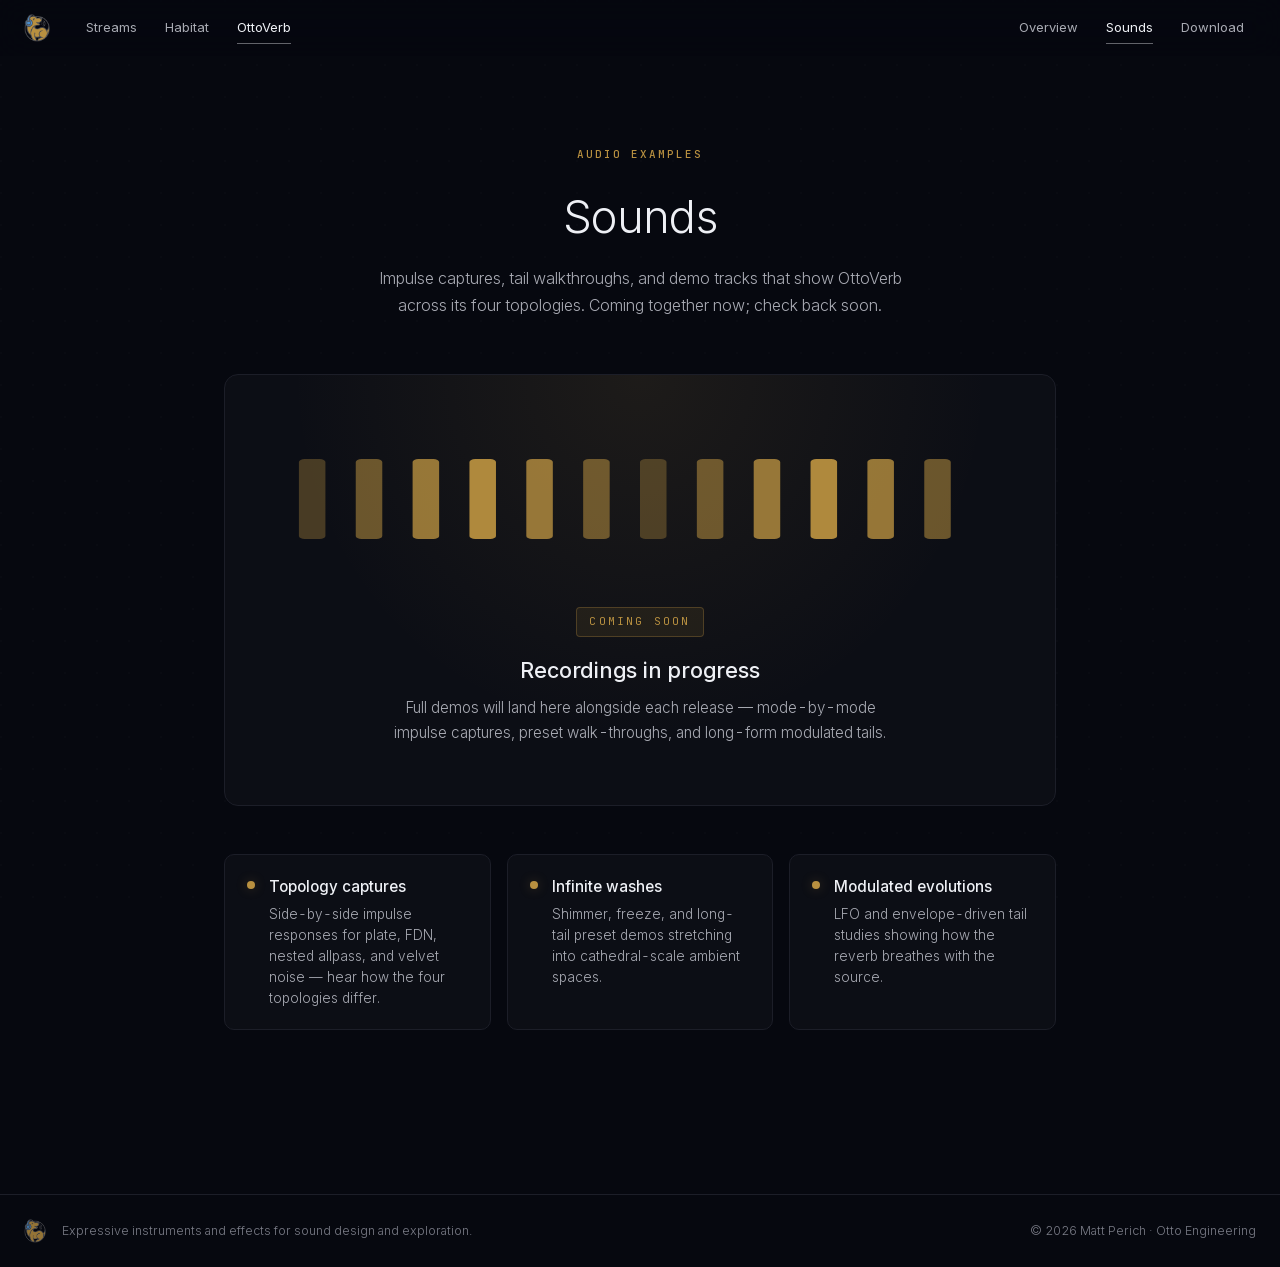
<file: ottoverb-sounds.html>
<!DOCTYPE html>
<html lang="en">
<head>
<meta charset="UTF-8">
<meta name="viewport" content="width=device-width, initial-scale=1.0, viewport-fit=cover">
<title>OttoVerb — Sounds</title>
<meta name="description" content="Listen to OttoVerb, a studio-grade reverb plugin. Impulse captures, tail walkthroughs, and demo recordings.">
<link rel="icon" type="image/svg+xml" href="otto-favicon.svg">
<meta name="theme-color" content="#06080f">
<link rel="canonical" href="https://ottoengineering.xyz/ottoverb-sounds">
<meta property="og:type" content="website">
<meta property="og:url" content="https://ottoengineering.xyz/ottoverb-sounds">
<meta property="og:site_name" content="Otto Engineering">
<meta property="og:title" content="OttoVerb — Sounds">
<meta property="og:description" content="Impulse captures, tail walkthroughs, and demo recordings made with OttoVerb.">
<meta property="og:image" content="https://ottoengineering.xyz/otto-logo.png">
<meta name="twitter:card" content="summary_large_image">
<meta name="twitter:title" content="OttoVerb — Sounds">
<meta name="twitter:description" content="Impulse captures, tail walkthroughs, and demo recordings made with OttoVerb.">
<meta name="twitter:image" content="https://ottoengineering.xyz/otto-logo.png">
<link rel="preload" href="fonts/inter-latin-var.woff2" as="font" type="font/woff2" crossorigin>
<link rel="stylesheet" href="fonts.css">
<link rel="stylesheet" href="shared.v2.css">
<style>
body { --app-accent: var(--ottoverb); --app-accent-dim: var(--ottoverb-dim); --app-accent-soft: var(--ottoverb-soft); }

.sounds-section {
  padding: 140px 24px 100px;
  max-width: 880px;
  margin: 0 auto;
}

.sounds-hero {
  text-align: center;
  margin-bottom: 56px;
}

.sounds-hero .eyebrow { color: var(--app-accent); }

.sounds-hero h1 {
  font-size: clamp(2rem, 4.5vw, 2.8rem);
  font-weight: 300;
  color: var(--text-strong);
  letter-spacing: -0.015em;
  margin: 6px 0 12px;
}

.sounds-hero p {
  color: var(--text-body);
  max-width: 56ch;
  margin: 0 auto;
  line-height: 1.65;
}

.sounds-placeholder {
  position: relative;
  background: var(--surface);
  border: 1px solid var(--border);
  border-radius: var(--radius-lg);
  padding: 44px 36px 36px;
  overflow: hidden;
}

.sounds-placeholder::before {
  content: '';
  position: absolute;
  inset: 0;
  background:
    radial-gradient(60% 120% at 50% 0%, var(--app-accent-soft), transparent 70%);
  pointer-events: none;
}

.wave-art {
  position: relative;
  width: 100%;
  height: 160px;
  display: block;
}

.wave-art .bar {
  fill: var(--app-accent);
  opacity: 0.35;
  transform-origin: center;
  animation: wave-pulse 2.4s var(--ease-standard) infinite;
}

.wave-art .bar.b { animation-delay: 0.12s; opacity: 0.55; }
.wave-art .bar.c { animation-delay: 0.24s; opacity: 0.8; }
.wave-art .bar.d { animation-delay: 0.36s; opacity: 0.95; }
.wave-art .bar.e { animation-delay: 0.48s; opacity: 0.8; }
.wave-art .bar.f { animation-delay: 0.60s; opacity: 0.55; }
.wave-art .bar.g { animation-delay: 0.72s; opacity: 0.35; }

@keyframes wave-pulse {
  0%, 100% { transform: scaleY(0.4); }
  50%      { transform: scaleY(1); }
}

.placeholder-body {
  position: relative;
  text-align: center;
  margin-top: 28px;
}

.placeholder-tag {
  font-family: 'JetBrains Mono', monospace;
  font-size: 11px;
  letter-spacing: 0.2em;
  text-transform: uppercase;
  color: var(--app-accent);
  background: var(--app-accent-soft);
  border: 1px solid var(--app-accent-dim);
  border-radius: 4px;
  padding: 5px 12px;
  display: inline-block;
}

.placeholder-body h2 {
  font-size: 1.35rem;
  font-weight: 500;
  color: var(--text-strong);
  margin: 16px 0 8px;
  letter-spacing: -0.01em;
}

.placeholder-body p {
  color: var(--text-body);
  font-size: 0.95rem;
  max-width: 56ch;
  margin: 0 auto 24px;
  line-height: 1.65;
}

.coming-list {
  margin-top: 48px;
  display: grid;
  grid-template-columns: repeat(auto-fit, minmax(240px, 1fr));
  gap: 16px;
}

.coming-item {
  padding: 20px 22px;
  background: var(--surface);
  border: 1px solid var(--border);
  border-radius: var(--radius-md);
  display: flex;
  gap: 14px;
  align-items: flex-start;
  transition: border-color var(--dur-med) var(--ease-standard),
              transform var(--dur-med) var(--ease-spring);
}

.coming-item:hover {
  border-color: var(--app-accent-dim);
  transform: translateY(-2px);
}

.coming-item .dot {
  width: 8px;
  height: 8px;
  border-radius: 50%;
  background: var(--app-accent);
  box-shadow: 0 0 12px var(--app-accent-dim);
  flex-shrink: 0;
  margin-top: 6px;
}

.coming-item h3 {
  font-size: 0.95rem;
  font-weight: 500;
  color: var(--text-strong);
  margin-bottom: 4px;
}

.coming-item p {
  font-size: 0.85rem;
  color: var(--text-body);
  line-height: 1.55;
}

@media (prefers-reduced-motion: reduce) {
  .wave-art .bar { animation: none; transform: scaleY(0.7); }
}

@media (max-width: 640px) {
  .sounds-section { padding: 110px 20px 64px; }
  .sounds-placeholder { padding: 32px 22px 28px; }
  .wave-art { height: 120px; }
}
</style>
</head>
<body class="has-subnav">

<a class="skip-link" href="#main">Skip to content</a>

<nav class="site-nav" aria-label="Primary">
  <a href="index.html" class="logo" aria-label="Otto Engineering home"><img src="otto-logo.png" alt=""></a>
  <div class="nav-links">
    <a href="streams.html">Streams</a>
    <a href="habitat.html">Habitat</a>
    <a href="ottoverb.html" class="active">OttoVerb</a>
  </div>
  <div class="nav-right">
    <a href="ottoverb.html" class="subnav-link">Overview</a>
    <a href="ottoverb-sounds.html" class="active subnav-link">Sounds</a>
    <a href="download.html">Download</a>
  </div>
</nav>

<nav class="app-subnav ottoverb" aria-label="OttoVerb pages">
  <a href="ottoverb.html">Overview</a>
  <a href="ottoverb-sounds.html" class="active">Sounds</a>
</nav>

<main id="main">

<div class="sounds-section">
  <div class="sounds-hero reveal">
    <span class="eyebrow">Audio examples</span>
    <h1>Sounds</h1>
    <p>Impulse captures, tail walkthroughs, and demo tracks that show OttoVerb across its four topologies. Coming together now; check back soon.</p>
  </div>

  <div class="sounds-placeholder reveal">
    <svg class="wave-art" viewBox="0 0 400 160" preserveAspectRatio="none" aria-hidden="true">
      <rect class="bar a" x="20"  y="40" width="14" height="80" rx="3"/>
      <rect class="bar b" x="50"  y="40" width="14" height="80" rx="3"/>
      <rect class="bar c" x="80"  y="40" width="14" height="80" rx="3"/>
      <rect class="bar d" x="110" y="40" width="14" height="80" rx="3"/>
      <rect class="bar e" x="140" y="40" width="14" height="80" rx="3"/>
      <rect class="bar f" x="170" y="40" width="14" height="80" rx="3"/>
      <rect class="bar g" x="200" y="40" width="14" height="80" rx="3"/>
      <rect class="bar f" x="230" y="40" width="14" height="80" rx="3"/>
      <rect class="bar e" x="260" y="40" width="14" height="80" rx="3"/>
      <rect class="bar d" x="290" y="40" width="14" height="80" rx="3"/>
      <rect class="bar c" x="320" y="40" width="14" height="80" rx="3"/>
      <rect class="bar b" x="350" y="40" width="14" height="80" rx="3"/>
    </svg>

    <div class="placeholder-body">
      <span class="placeholder-tag">Coming Soon</span>
      <h2>Recordings in progress</h2>
      <p>Full demos will land here alongside each release — mode-by-mode impulse captures, preset walk-throughs, and long-form modulated tails.</p>
    </div>
  </div>

  <div class="coming-list reveal reveal-stagger">
    <div class="coming-item">
      <span class="dot"></span>
      <div>
        <h3>Topology captures</h3>
        <p>Side-by-side impulse responses for plate, FDN, nested allpass, and velvet noise — hear how the four topologies differ.</p>
      </div>
    </div>
    <div class="coming-item">
      <span class="dot"></span>
      <div>
        <h3>Infinite washes</h3>
        <p>Shimmer, freeze, and long-tail preset demos stretching into cathedral-scale ambient spaces.</p>
      </div>
    </div>
    <div class="coming-item">
      <span class="dot"></span>
      <div>
        <h3>Modulated evolutions</h3>
        <p>LFO and envelope-driven tail studies showing how the reverb breathes with the source.</p>
      </div>
    </div>
  </div>
</div>

</main>

<footer class="site-footer">
  <div class="footer-inner">
    <div class="footer-brand">
      <img src="otto-logo.png" alt="Otto Engineering" loading="lazy">
      <p>Expressive instruments and effects for sound design and exploration.</p>
    </div>
    <span class="footer-copy">&copy; <span id="year"></span> Matt Perich &middot; Otto Engineering</span>
  </div>
</footer>

<script src="site.js" defer></script>
</body>
</html>
</file>
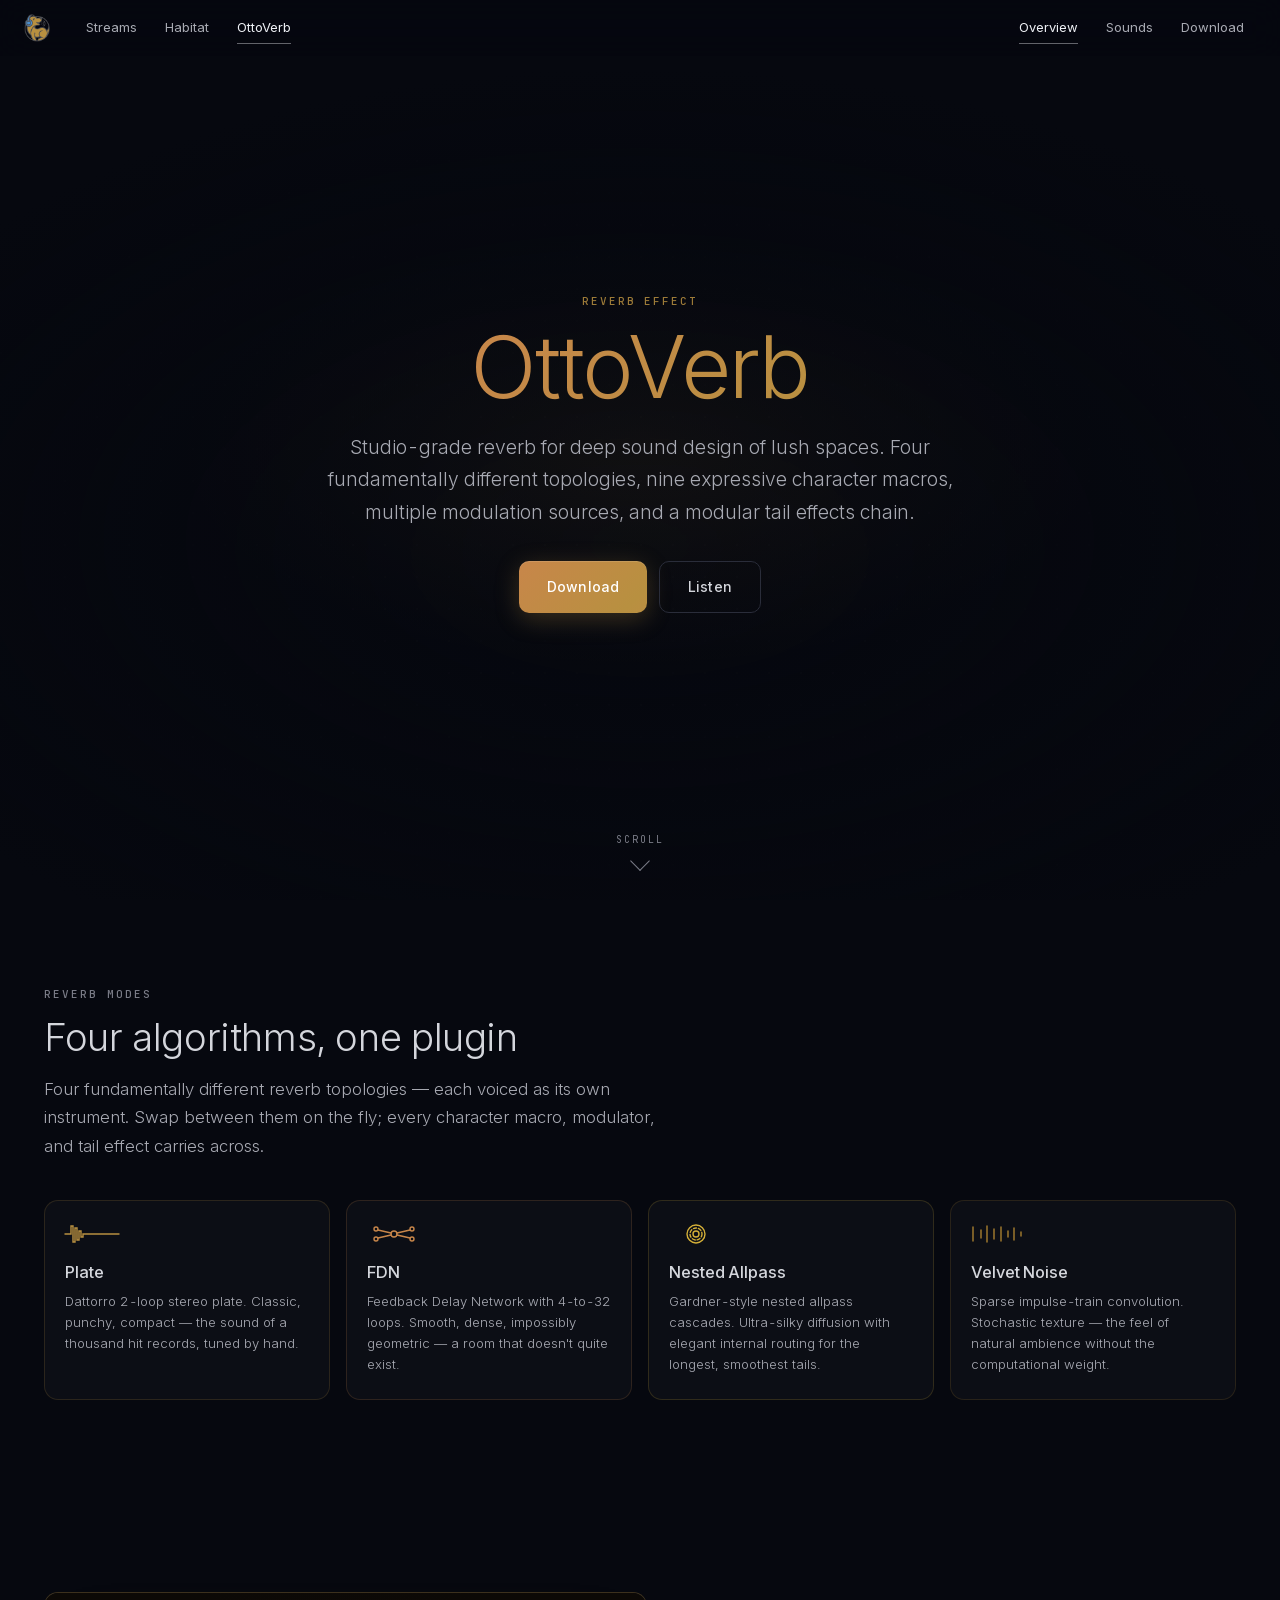
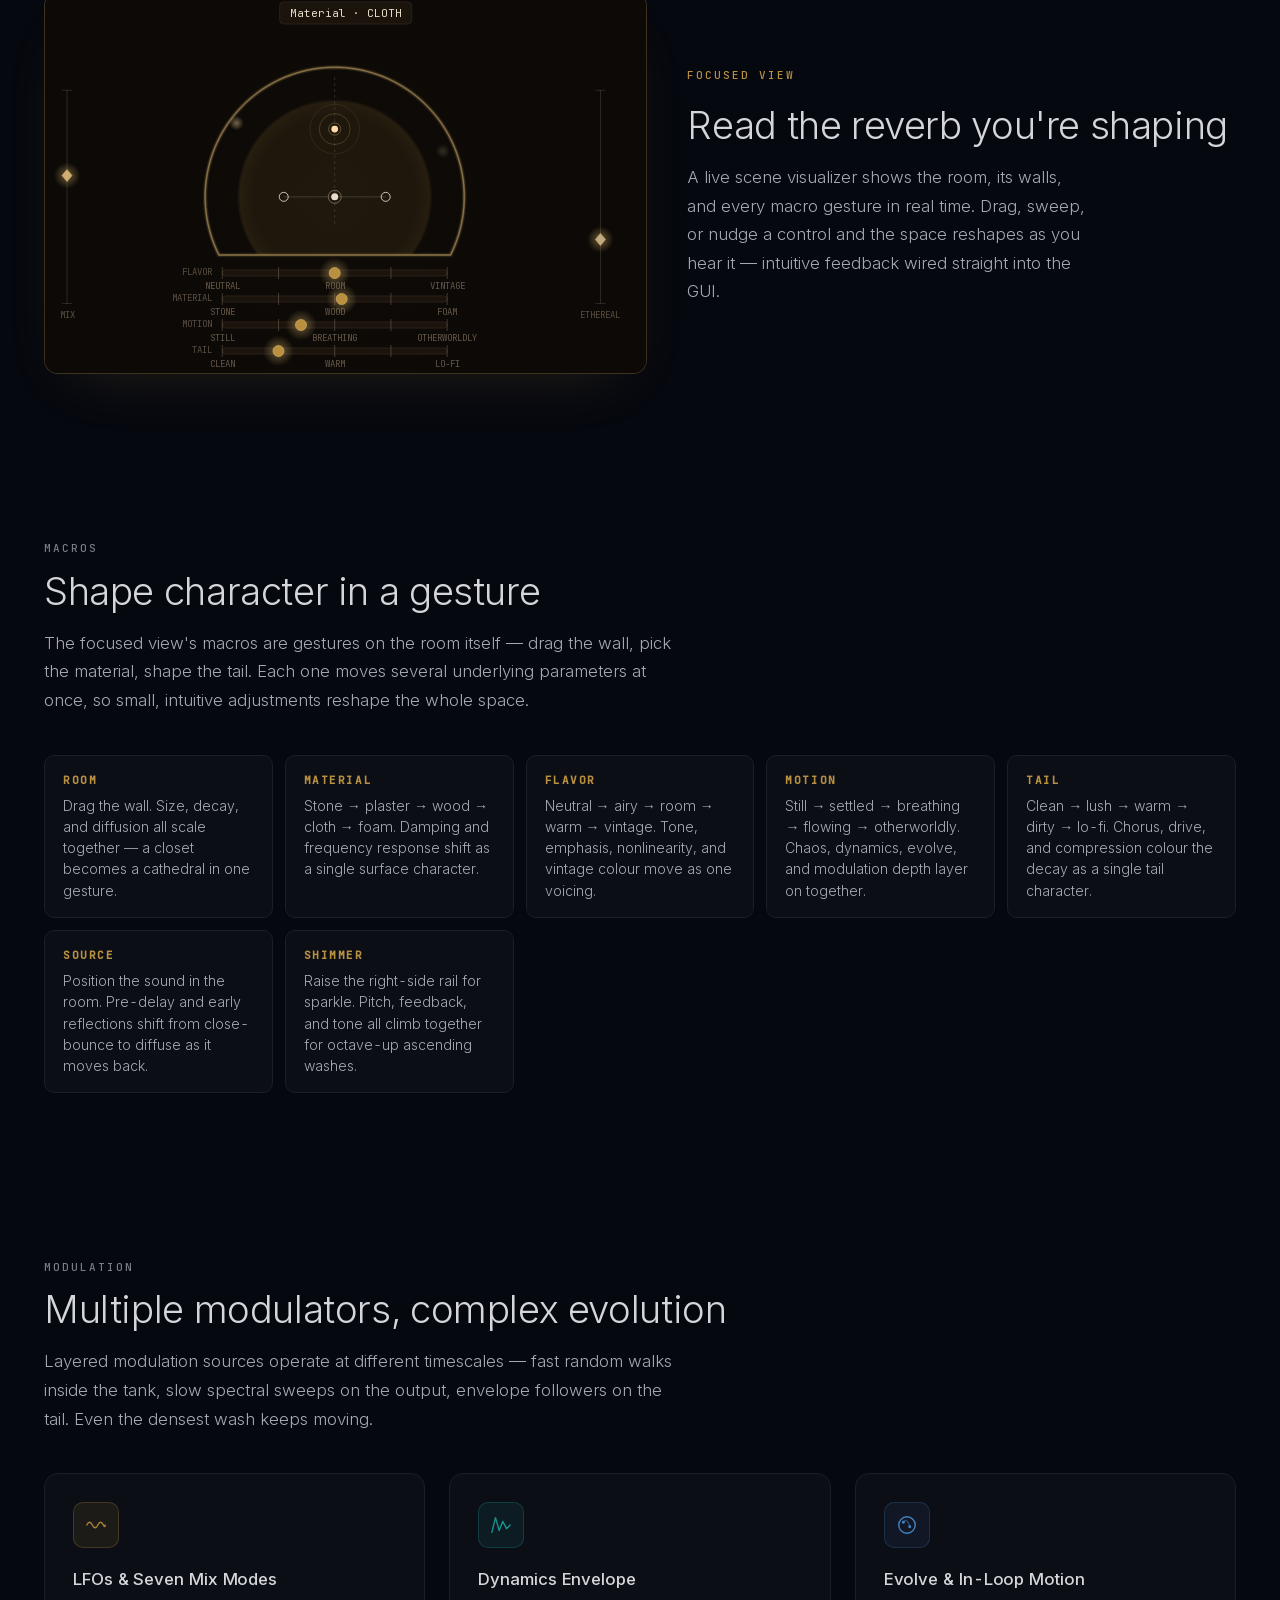
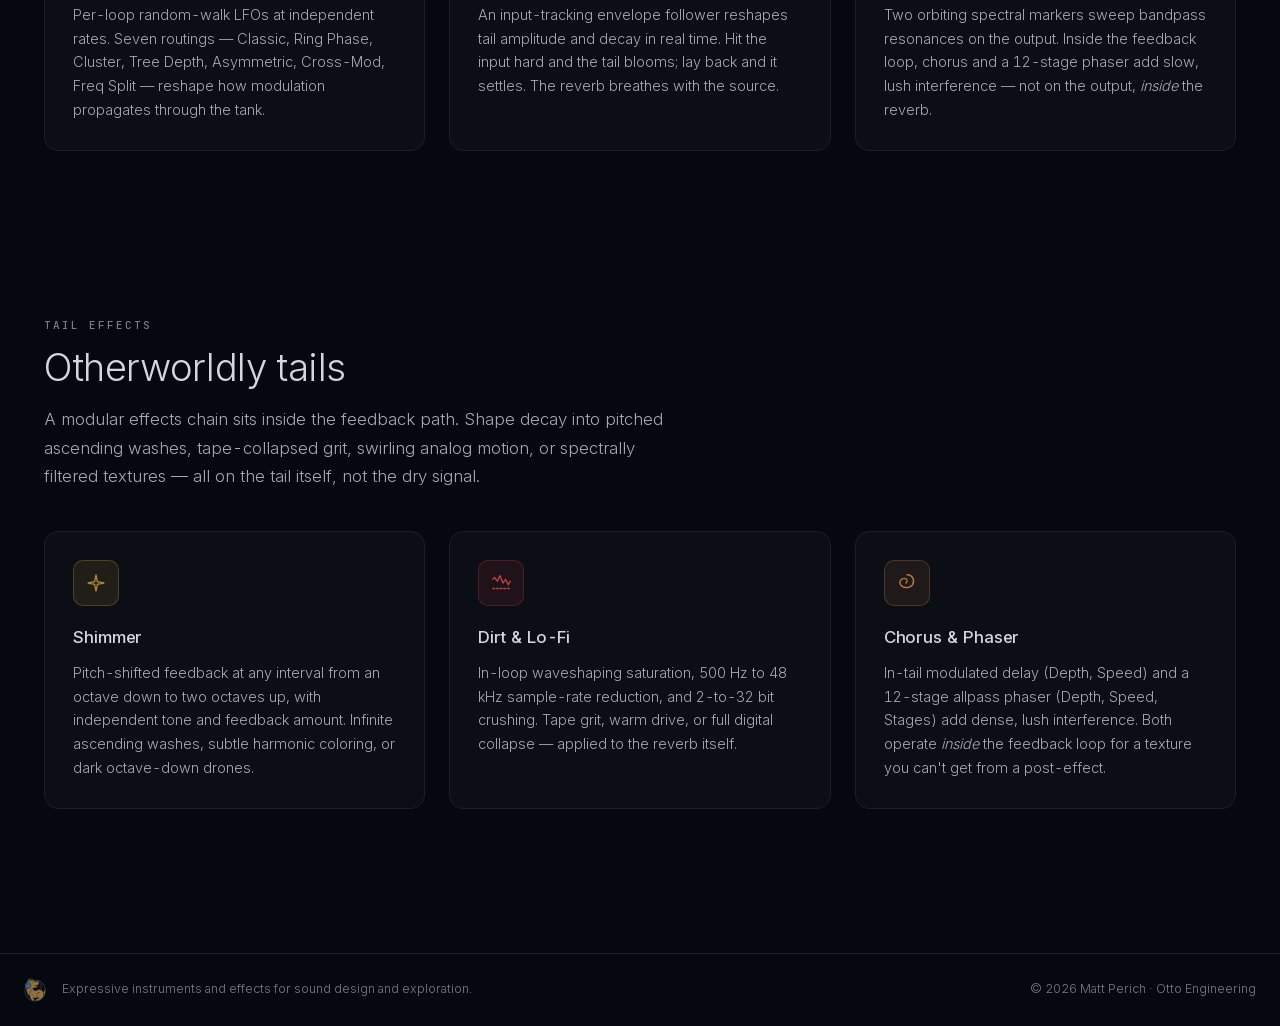
<file: ottoverb.html>
<!DOCTYPE html>
<html lang="en">
<head>
<meta charset="UTF-8">
<meta name="viewport" content="width=device-width, initial-scale=1.0, viewport-fit=cover">
<title>OttoVerb — Studio-Grade Reverb</title>
<meta name="description" content="OttoVerb is a studio-grade reverb plugin for deep sound design — four topologies, nine character macros, multiple modulation sources, and a modular tail effects chain. macOS, iPad, AU, and VST3.">
<link rel="icon" type="image/svg+xml" href="otto-favicon.svg">
<meta name="theme-color" content="#06080f">
<link rel="canonical" href="https://ottoengineering.xyz/ottoverb">
<meta property="og:type" content="website">
<meta property="og:url" content="https://ottoengineering.xyz/ottoverb">
<meta property="og:site_name" content="Otto Engineering">
<meta property="og:title" content="OttoVerb — Studio-Grade Reverb">
<meta property="og:description" content="Studio-grade reverb for deep sound design of lush spaces. Four topologies, nine character macros, multiple modulators, and a modular tail effects chain.">
<meta property="og:image" content="https://ottoengineering.xyz/otto-logo.png">
<meta name="twitter:card" content="summary_large_image">
<meta name="twitter:title" content="OttoVerb — Studio-Grade Reverb">
<meta name="twitter:description" content="Studio-grade reverb for deep sound design of lush spaces.">
<meta name="twitter:image" content="https://ottoengineering.xyz/otto-logo.png">
<link rel="preload" href="fonts/inter-latin-var.woff2" as="font" type="font/woff2" crossorigin>
<link rel="stylesheet" href="fonts.css">
<link rel="stylesheet" href="shared.v2.css">
<style>
/* ── Hero ─────────────────────────────────────────────── */

.hero {
  position: relative;
  min-height: 100vh;
  min-height: 100dvh;
  display: flex;
  flex-direction: column;
  align-items: center;
  justify-content: center;
  overflow: hidden;
}

.hero-canvas {
  position: absolute;
  inset: 0;
  width: 100%;
  height: 100%;
  z-index: 0;
  opacity: 0;
  transition: opacity var(--dur-slow) var(--ease-out);
}
.hero-canvas.loaded { opacity: 1; }

.hero-overlay {
  position: absolute;
  inset: 0;
  background:
    radial-gradient(ellipse 90% 70% at 50% 60%, rgba(6,8,15,0.3) 0%, var(--bg) 75%),
    radial-gradient(ellipse 60% 40% at 50% 50%, rgba(184, 144, 64, 0.10) 0%, transparent 60%);
  z-index: 1;
  pointer-events: none;
}

.hero-content {
  position: relative;
  z-index: 2;
  text-align: center;
  padding: 0 var(--space-6);
  max-width: 880px;
  animation: hero-rise 1.1s var(--ease-out) 0.1s both;
}

@keyframes hero-rise {
  from { opacity: 0; transform: translateY(16px); }
  to   { opacity: 1; transform: translateY(0); }
}

.hero .eyebrow { color: var(--ottoverb); opacity: 0.85; }

.hero h1 {
  font-size: var(--fs-4xl);
  font-weight: 300;
  letter-spacing: -0.02em;
  line-height: 1.02;
  color: var(--text-heading);
  margin-bottom: var(--space-5);
}

.hero h1 span {
  background: linear-gradient(135deg, var(--warm), var(--ottoverb));
  -webkit-background-clip: text;
  -webkit-text-fill-color: transparent;
  background-clip: text;
}

.hero-sub {
  font-size: clamp(1rem, 1.8vw, 1.2rem);
  color: var(--text-body);
  font-weight: 300;
  max-width: 640px;
  margin: 0 auto var(--space-8);
  line-height: 1.7;
}

.hero-ctas {
  display: inline-flex;
  gap: var(--space-3);
  flex-wrap: wrap;
  justify-content: center;
}

/* OttoVerb amber primary-button variant (mirrors .btn-primary.habitat in habitat.html) */
.btn-primary.ottoverb {
  background: linear-gradient(135deg, var(--warm) 0%, var(--ottoverb) 50%, var(--warm) 100%);
  background-size: 200% 100%;
  box-shadow: 0 6px 24px rgba(184, 144, 64, 0.28), inset 0 1px 0 rgba(255, 255, 255, 0.12);
}
.btn-primary.ottoverb:hover {
  box-shadow: 0 12px 40px rgba(184, 144, 64, 0.32), inset 0 1px 0 rgba(255, 255, 255, 0.18);
}

/* ── Mode grid ────────────────────────────────────────── */

.mode-grid {
  display: grid;
  grid-template-columns: repeat(4, 1fr);
  gap: var(--space-4);
  margin-top: var(--space-10);
}

.mode-card {
  position: relative;
  background: var(--surface);
  border: 1px solid var(--mode-dim, var(--border));
  border-radius: var(--radius-lg);
  padding: 22px 20px 24px;
  overflow: hidden;
  transition: border-color var(--dur-med) var(--ease-standard),
              transform var(--dur-med) var(--ease-spring),
              background var(--dur-med) var(--ease-standard),
              box-shadow var(--dur-med) var(--ease-standard);
}

.mode-card::after {
  content: "";
  position: absolute;
  left: 0;
  bottom: 0;
  height: 2px;
  width: 0;
  background: linear-gradient(90deg, var(--mode), transparent);
  transition: width var(--dur-slow) var(--ease-out);
}

@media (hover: hover) {
  .mode-card:hover {
    transform: translateY(-4px);
    border-color: var(--mode);
    background: var(--surface-raised);
    box-shadow: 0 12px 36px rgba(0,0,0,0.4), 0 0 32px var(--mode-dim);
  }
  .mode-card:hover::after { width: 100%; }
  .mode-card:hover .mode-ir path,
  .mode-card:hover .mode-ir line,
  .mode-card:hover .mode-ir circle { animation-duration: 1.6s; }
}

.mode-ir {
  width: 54px;
  height: 22px;
  margin-bottom: 14px;
  display: block;
  overflow: visible;
  color: var(--mode);
}

.mode-ir path,
.mode-ir line,
.mode-ir circle {
  stroke: currentColor;
  stroke-width: 1.4;
  fill: none;
  stroke-linecap: round;
  animation: ir-pulse 3.2s var(--ease-in-out) infinite;
}

@keyframes ir-pulse {
  0%, 100% { opacity: 0.55; }
  50%      { opacity: 1; }
}

.mode-card h3 {
  font-size: 1.02rem;
  font-weight: 500;
  color: var(--text-heading);
  margin-bottom: 6px;
  letter-spacing: -0.005em;
}

.mode-card p {
  font-size: 0.82rem;
  color: var(--text-body);
  line-height: 1.6;
}

/* ── Features grid (reused across Character, Modulation, Effects) ── */

.features {
  display: grid;
  grid-template-columns: repeat(auto-fit, minmax(260px, 1fr));
  gap: var(--space-6);
  margin-top: var(--space-10);
}

.feature-icon {
  width: 46px;
  height: 46px;
  border-radius: var(--radius-md);
  display: flex;
  align-items: center;
  justify-content: center;
  margin-bottom: 18px;
  border: 1px solid currentColor;
}

.feature-icon.lfo      { background: rgba(184,144,64,0.10);  color: var(--ottoverb); border-color: rgba(184,144,64,0.25); }
.feature-icon.env      { background: rgba(26,158,158,0.10);  color: var(--teal);     border-color: rgba(26,158,158,0.25); }
.feature-icon.sweep    { background: rgba(74,144,209,0.08);  color: var(--accent);   border-color: rgba(74,144,209,0.20); }
.feature-icon.shimmer  { background: rgba(212,175,55,0.10);  color: var(--amber);    border-color: rgba(212,175,55,0.25); }
.feature-icon.dirt     { background: rgba(200,70,70,0.10);   color: var(--red);      border-color: rgba(200,70,70,0.25); }
.feature-icon.swirl    { background: rgba(200,134,74,0.10);  color: var(--warm);     border-color: rgba(200,134,74,0.25); }

.feature-icon svg { opacity: 0.9; }

/* ── Focused view (app-style scene panel) ──────────── */

.focused-split {
  display: grid;
  grid-template-columns: minmax(320px, 1.1fr) 1fr;
  gap: var(--space-10);
  align-items: center;
  margin-top: var(--space-8);
}

.focused-frame {
  position: relative;
  border-radius: var(--radius-lg);
  border: 1px solid var(--ottoverb-dim);
  background: linear-gradient(180deg, rgba(8,12,20,0.85), rgba(6,8,15,0.95));
  overflow: hidden;
  box-shadow: 0 24px 60px -32px rgba(184,144,64,0.22);
}

.focused-canvas {
  display: block;
  width: 100%;
  height: 380px;
}

.focused-text .eyebrow { color: var(--ottoverb); }
.focused-text .section-title { margin-top: var(--space-2); }
.focused-text .section-desc { max-width: 40ch; }

.sr-only {
  position: absolute;
  width: 1px; height: 1px;
  padding: 0; margin: -1px;
  overflow: hidden;
  clip: rect(0, 0, 0, 0);
  white-space: nowrap;
  border: 0;
}

/* ── Macros grid ─────────────────────────────────────── */

.macro-grid {
  display: grid;
  grid-template-columns: repeat(auto-fit, minmax(220px, 1fr));
  gap: var(--space-3);
  margin-top: var(--space-10);
}

.macro-pill {
  padding: 16px 18px;
  background: var(--surface);
  border: 1px solid var(--border);
  border-radius: var(--radius-md);
  transition: border-color var(--dur-med) var(--ease-standard),
              transform var(--dur-med) var(--ease-spring),
              background var(--dur-med) var(--ease-standard);
}

@media (hover: hover) {
  .macro-pill:hover {
    border-color: var(--ottoverb-dim);
    background: var(--surface-raised);
    transform: translateY(-2px);
  }
}

.macro-name {
  display: block;
  font-family: 'JetBrains Mono', monospace;
  font-size: 11px;
  font-weight: 700;
  letter-spacing: 0.14em;
  text-transform: uppercase;
  color: var(--ottoverb);
  margin-bottom: 6px;
}

.macro-desc {
  display: block;
  font-size: 0.88rem;
  color: var(--text-body);
  line-height: 1.5;
}

/* ── Responsive ──────────────────────────────────────────── */

@media (max-width: 1024px) {
  .mode-grid { grid-template-columns: repeat(2, 1fr); }
  .focused-split { grid-template-columns: 1fr 1fr; gap: var(--space-6); }
  .focused-canvas { height: 340px; }
}

@media (max-width: 768px) {
  .focused-split { grid-template-columns: 1fr; gap: var(--space-6); }
  .focused-canvas { height: 320px; }
  .focused-text .section-desc { max-width: none; }
}

@media (max-width: 480px) {
  .mode-grid { grid-template-columns: 1fr; max-width: 380px; margin-left: auto; margin-right: auto; }
  .focused-canvas { height: 280px; }
}
</style>
</head>
<body class="has-subnav">

<a href="#main" class="skip-link">Skip to content</a>

<nav class="site-nav" aria-label="Primary">
  <a href="index.html" class="logo" aria-label="Otto Engineering home"><img src="otto-logo.png" alt=""></a>
  <div class="nav-links">
    <a href="streams.html">Streams</a>
    <a href="habitat.html">Habitat</a>
    <a href="ottoverb.html" class="active">OttoVerb</a>
  </div>
  <div class="nav-right">
    <a href="ottoverb.html" class="active subnav-link">Overview</a>
    <a href="ottoverb-sounds.html" class="subnav-link">Sounds</a>
    <a href="download.html">Download</a>
  </div>
</nav>

<nav class="app-subnav ottoverb" aria-label="OttoVerb pages">
  <a href="ottoverb.html" class="active">Overview</a>
  <a href="ottoverb-sounds.html">Sounds</a>
</nav>

<main id="main">

<!-- ═══════ HERO ═══════ -->
<div class="hero">
  <canvas class="hero-canvas" id="heroCanvas" aria-hidden="true"></canvas>
  <div class="hero-overlay"></div>
  <div class="hero-content">
    <span class="eyebrow">Reverb Effect</span>
    <h1><span>OttoVerb</span></h1>
    <p class="hero-sub">
      Studio-grade reverb for deep sound design of lush spaces. Four fundamentally different topologies, nine expressive character macros, multiple modulation sources, and a modular tail effects chain.
    </p>
    <div class="hero-ctas">
      <a href="download.html" class="btn-primary ottoverb">Download</a>
      <a href="ottoverb-sounds.html" class="btn-ghost">Listen</a>
    </div>
  </div>
  <button class="canvas-pause" id="heroPause" aria-label="Pause background animation">
    <svg viewBox="0 0 24 24" aria-hidden="true"><rect x="6" y="5" width="4" height="14"/><rect x="14" y="5" width="4" height="14"/></svg>
  </button>
  <div class="scroll-indicator">
    <span>Scroll</span>
    <span class="chevron" aria-hidden="true"></span>
  </div>
</div>

<!-- ═══════ MODES ═══════ -->
<section id="modes" class="cv-auto">
  <div class="reveal">
    <span class="eyebrow">Reverb modes</span>
    <h2 class="section-title">Four algorithms, one plugin</h2>
    <p class="section-desc">
      Four fundamentally different reverb topologies — each voiced as its own instrument. Swap between them on the fly; every character macro, modulator, and tail effect carries across.
    </p>
  </div>

  <div class="mode-grid reveal reveal-stagger">
    <div class="mode-card" style="--mode:#b89040; --mode-dim:rgba(184,144,64,0.18)">
      <svg class="mode-ir" viewBox="0 0 54 22" aria-hidden="true">
        <path d="M0 11 L6 11 L6 3 L8 3 L8 19 L10 19 L10 5 L12 5 L12 17 L14 17 L14 8 L16 8 L16 14 L18 14 L18 11 L54 11"/>
      </svg>
      <h3>Plate</h3>
      <p>Dattorro 2-loop stereo plate. Classic, punchy, compact — the sound of a thousand hit records, tuned by hand.</p>
    </div>
    <div class="mode-card" style="--mode:#c8864a; --mode-dim:rgba(200,134,74,0.18)">
      <svg class="mode-ir" viewBox="0 0 54 22" aria-hidden="true">
        <circle cx="27" cy="11" r="3"/>
        <circle cx="9"  cy="6"  r="2"/>
        <circle cx="9"  cy="16" r="2"/>
        <circle cx="45" cy="6"  r="2"/>
        <circle cx="45" cy="16" r="2"/>
        <line x1="11" y1="7"  x2="24" y2="10"/>
        <line x1="11" y1="15" x2="24" y2="12"/>
        <line x1="30" y1="10" x2="43" y2="7"/>
        <line x1="30" y1="12" x2="43" y2="15"/>
      </svg>
      <h3>FDN</h3>
      <p>Feedback Delay Network with 4-to-32 loops. Smooth, dense, impossibly geometric — a room that doesn't quite exist.</p>
    </div>
    <div class="mode-card" style="--mode:#d4af37; --mode-dim:rgba(212,175,55,0.18)">
      <svg class="mode-ir" viewBox="0 0 54 22" aria-hidden="true">
        <circle cx="27" cy="11" r="9"/>
        <circle cx="27" cy="11" r="6" stroke-dasharray="3 2"/>
        <circle cx="27" cy="11" r="3"/>
      </svg>
      <h3>Nested Allpass</h3>
      <p>Gardner-style nested allpass cascades. Ultra-silky diffusion with elegant internal routing for the longest, smoothest tails.</p>
    </div>
    <div class="mode-card" style="--mode:#a87f2f; --mode-dim:rgba(168,127,47,0.18)">
      <svg class="mode-ir" viewBox="0 0 54 22" aria-hidden="true">
        <line x1="2"  y1="4" x2="2"  y2="18"/>
        <line x1="10" y1="7" x2="10" y2="15"/>
        <line x1="16" y1="3" x2="16" y2="19"/>
        <line x1="23" y1="6" x2="23" y2="16"/>
        <line x1="30" y1="4" x2="30" y2="18"/>
        <line x1="37" y1="8" x2="37" y2="14"/>
        <line x1="43" y1="5" x2="43" y2="17"/>
        <line x1="50" y1="9" x2="50" y2="13"/>
      </svg>
      <h3>Velvet Noise</h3>
      <p>Sparse impulse-train convolution. Stochastic texture — the feel of natural ambience without the computational weight.</p>
    </div>
  </div>
</section>

<!-- ═══════ FOCUSED VIEW ═══════ -->
<section id="focused" class="cv-auto">
  <div class="reveal focused-split">
    <div class="focused-frame">
      <canvas class="focused-canvas" id="focusedCanvas" aria-hidden="true"></canvas>
    </div>
    <div class="focused-text">
      <span class="eyebrow">Focused view</span>
      <h2 class="section-title">Read the reverb you're shaping</h2>
      <p class="section-desc">
        A live scene visualizer shows the room, its walls, and every macro gesture in real time. Drag, sweep, or nudge a control and the space reshapes as you hear it — intuitive feedback wired straight into the GUI.
      </p>
    </div>
  </div>
  <p class="sr-only">
    A rendering of the OttoVerb focused-view scene. A D-shaped room with a wall you drag to change room size, four horizontal macro strips along the bottom (Material, Flavor, Motion, Tail), left and right vertical rails for Mix and Ethereal, a listener ear with spread handles, and a source slider. The page shows a non-interactive auto-animated preview.
  </p>
</section>

<!-- ═══════ MACROS ═══════ -->
<section id="macros" class="cv-auto">
  <div class="reveal">
    <span class="eyebrow">Macros</span>
    <h2 class="section-title">Shape character in a gesture</h2>
    <p class="section-desc">
      The focused view's macros are gestures on the room itself — drag the wall, pick the material, shape the tail. Each one moves several underlying parameters at once, so small, intuitive adjustments reshape the whole space.
    </p>
  </div>

  <div class="reveal macro-grid">
    <div class="macro-pill"><span class="macro-name">Room</span><span class="macro-desc">Drag the wall. Size, decay, and diffusion all scale together — a closet becomes a cathedral in one gesture.</span></div>
    <div class="macro-pill"><span class="macro-name">Material</span><span class="macro-desc">Stone → plaster → wood → cloth → foam. Damping and frequency response shift as a single surface character.</span></div>
    <div class="macro-pill"><span class="macro-name">Flavor</span><span class="macro-desc">Neutral → airy → room → warm → vintage. Tone, emphasis, nonlinearity, and vintage colour move as one voicing.</span></div>
    <div class="macro-pill"><span class="macro-name">Motion</span><span class="macro-desc">Still → settled → breathing → flowing → otherworldly. Chaos, dynamics, evolve, and modulation depth layer on together.</span></div>
    <div class="macro-pill"><span class="macro-name">Tail</span><span class="macro-desc">Clean → lush → warm → dirty → lo-fi. Chorus, drive, and compression colour the decay as a single tail character.</span></div>
    <div class="macro-pill"><span class="macro-name">Source</span><span class="macro-desc">Position the sound in the room. Pre-delay and early reflections shift from close-bounce to diffuse as it moves back.</span></div>
    <div class="macro-pill"><span class="macro-name">Shimmer</span><span class="macro-desc">Raise the right-side rail for sparkle. Pitch, feedback, and tone all climb together for octave-up ascending washes.</span></div>
  </div>
</section>

<!-- ═══════ MODULATION ═══════ -->
<section id="modulation" class="cv-auto">
  <div class="reveal">
    <span class="eyebrow">Modulation</span>
    <h2 class="section-title">Multiple modulators, complex evolution</h2>
    <p class="section-desc">
      Layered modulation sources operate at different timescales — fast random walks inside the tank, slow spectral sweeps on the output, envelope followers on the tail. Even the densest wash keeps moving.
    </p>
  </div>

  <div class="features reveal reveal-stagger">
    <div class="feature-card">
      <div class="feature-icon lfo" aria-hidden="true">
        <svg width="22" height="22" viewBox="0 0 24 24" fill="none" stroke="currentColor" stroke-width="1.5" stroke-linecap="round"><path d="M2 12c2-4 4-4 6 0s4 4 6 0 4-4 6 0 2 0 2 0"/></svg>
      </div>
      <h3>LFOs &amp; Seven Mix Modes</h3>
      <p>Per-loop random-walk LFOs at independent rates. Seven routings — Classic, Ring Phase, Cluster, Tree Depth, Asymmetric, Cross-Mod, Freq Split — reshape how modulation propagates through the tank.</p>
    </div>
    <div class="feature-card">
      <div class="feature-icon env" aria-hidden="true">
        <svg width="22" height="22" viewBox="0 0 24 24" fill="none" stroke="currentColor" stroke-width="1.5" stroke-linecap="round" stroke-linejoin="round"><path d="M2 20 L6 4 L10 18 L14 8 L18 16 L22 12"/></svg>
      </div>
      <h3>Dynamics Envelope</h3>
      <p>An input-tracking envelope follower reshapes tail amplitude and decay in real time. Hit the input hard and the tail blooms; lay back and it settles. The reverb breathes with the source.</p>
    </div>
    <div class="feature-card">
      <div class="feature-icon sweep" aria-hidden="true">
        <svg width="22" height="22" viewBox="0 0 24 24" fill="none" stroke="currentColor" stroke-width="1.5" stroke-linecap="round"><circle cx="12" cy="12" r="9"/><circle cx="8"  cy="9"  r="1.6" fill="currentColor" stroke="none"/><circle cx="15" cy="14" r="1.6" fill="currentColor" stroke="none"/><path d="M8 9 C 10 6, 13 6, 15 14" opacity="0.5"/></svg>
      </div>
      <h3>Evolve &amp; In-Loop Motion</h3>
      <p>Two orbiting spectral markers sweep bandpass resonances on the output. Inside the feedback loop, chorus and a 12-stage phaser add slow, lush interference — not on the output, <em>inside</em> the reverb.</p>
    </div>
  </div>
</section>

<!-- ═══════ TAIL EFFECTS ═══════ -->
<section id="tail-effects" class="cv-auto">
  <div class="reveal">
    <span class="eyebrow">Tail effects</span>
    <h2 class="section-title">Otherworldly tails</h2>
    <p class="section-desc">
      A modular effects chain sits inside the feedback path. Shape decay into pitched ascending washes, tape-collapsed grit, swirling analog motion, or spectrally filtered textures — all on the tail itself, not the dry signal.
    </p>
  </div>

  <div class="features reveal reveal-stagger">
    <div class="feature-card">
      <div class="feature-icon shimmer" aria-hidden="true">
        <svg width="22" height="22" viewBox="0 0 24 24" fill="none" stroke="currentColor" stroke-width="1.5" stroke-linecap="round"><path d="M12 3 L13.5 10.5 L21 12 L13.5 13.5 L12 21 L10.5 13.5 L3 12 L10.5 10.5 Z"/></svg>
      </div>
      <h3>Shimmer</h3>
      <p>Pitch-shifted feedback at any interval from an octave down to two octaves up, with independent tone and feedback amount. Infinite ascending washes, subtle harmonic coloring, or dark octave-down drones.</p>
    </div>
    <div class="feature-card">
      <div class="feature-icon dirt" aria-hidden="true">
        <svg width="22" height="22" viewBox="0 0 24 24" fill="none" stroke="currentColor" stroke-width="1.5" stroke-linecap="round" stroke-linejoin="round"><path d="M3 8 L5 6 L8 10 L11 4 L14 12 L17 8 L20 14 L22 10"/><path d="M3 18 L22 18" stroke-dasharray="2 2"/></svg>
      </div>
      <h3>Dirt &amp; Lo-Fi</h3>
      <p>In-loop waveshaping saturation, 500 Hz to 48 kHz sample-rate reduction, and 2-to-32 bit crushing. Tape grit, warm drive, or full digital collapse — applied to the reverb itself.</p>
    </div>
    <div class="feature-card">
      <div class="feature-icon swirl" aria-hidden="true">
        <svg width="22" height="22" viewBox="0 0 24 24" fill="none" stroke="currentColor" stroke-width="1.5" stroke-linecap="round"><path d="M12 3 C 18 3, 21 9, 18 14 C 15 18, 8 18, 5 14 C 3 11, 5 7, 9 7 C 12 7, 13 10, 11 12"/></svg>
      </div>
      <h3>Chorus &amp; Phaser</h3>
      <p>In-tail modulated delay (Depth, Speed) and a 12-stage allpass phaser (Depth, Speed, Stages) add dense, lush interference. Both operate <em>inside</em> the feedback loop for a texture you can't get from a post-effect.</p>
    </div>
  </div>
</section>

</main>

<!-- ═══════ FOOTER ═══════ -->
<footer class="site-footer">
  <div class="footer-inner">
    <div class="footer-brand">
      <img src="otto-logo.png" alt="Otto Engineering" loading="lazy">
      <p>Expressive instruments and effects for sound design and exploration.</p>
    </div>
    <span class="footer-copy">&copy; <span id="year"></span> Matt Perich &middot; Otto Engineering</span>
  </div>
</footer>

<!-- ═══════ SCRIPTS ═══════ -->
<script>
document.getElementById('year').textContent = new Date().getFullYear();

const prefersReducedMotion = window.matchMedia('(prefers-reduced-motion: reduce)');

// Nav scroll
(function() {
  const nav = document.querySelector('.site-nav');
  const scrollInd = document.querySelector('.scroll-indicator');
  if (scrollInd) {
    scrollInd.addEventListener('animationend', () => {
      scrollInd.style.animation = 'none';
    }, { once: true });
  }
  const onScroll = () => {
    const y = window.scrollY;
    if (nav) nav.classList.toggle('scrolled', y > 4);
    if (y > 4) document.body.classList.add('has-scrolled');
    if (scrollInd) {
      if (y > 0 && scrollInd.style.animation !== 'none') {
        scrollInd.style.animation = 'none';
      }
      const p = Math.min(1, Math.max(0, y / 220));
      scrollInd.style.opacity = String(1 - p);
    }
  };
  onScroll();
  window.addEventListener('scroll', onScroll, { passive: true });
})();

// ── Topology viz factory ────────────────────────────────
// Ring/tree/cluster of delay-loop nodes with energy dots flowing along
// connections, occasional modulation rings, slow topology rearrangement.
// Amber palette. Used for both the hero background and the Focused View
// panel below.
function initTopologyViz({ canvasId, pauseBtnId = null, gateOnVisible = false }) {
  const canvas = document.getElementById(canvasId);
  if (!canvas) return;
  const ctx = canvas.getContext('2d');

  // Colors — OttoVerb amber family + soft dim
  const COLOR_NODE      = 'rgba(184, 144, 64, __a)';     // ottoverb amber
  const COLOR_EDGE      = 'rgba(184, 144, 64, 0.10)';
  const COLOR_DOT_WARM  = 'rgba(212, 175, 55, __a)';     // amber
  const COLOR_DOT_MOD   = 'rgba(200, 134, 74, __a)';     // warm
  const COLOR_MOD_RING  = 'rgba(212, 175, 55, __a)';

  const N_NODES = 14;
  const DOTS_MAX = 220;

  let W = 0, H = 0, cx = 0, cy = 0, radius = 0;
  let rafId = null, paused = false, firstFrame = true, lastT = 0;
  let inView = !gateOnVisible; // start paused if gated

  // Each node has a base position, an energy level, a wobble phase.
  const nodes = [];
  for (let i = 0; i < N_NODES; i++) {
    nodes.push({ x: 0, y: 0, tx: 0, ty: 0, e: 0, phase: Math.random() * 6.28 });
  }

  // Edges: adjacency pairs (ring + a few chords for richness).
  const edges = [];
  function rebuildEdges(mode) {
    edges.length = 0;
    const half = (N_NODES / 2) | 0;
    if (mode === 'ring') {
      for (let i = 0; i < N_NODES; i++) edges.push([i, (i + 1) % N_NODES]);
      // a few chords
      for (let i = 0; i < N_NODES; i += 3) edges.push([i, (i + half) % N_NODES]);
    } else if (mode === 'tree') {
      // rough binary layout
      for (let i = 1; i < N_NODES; i++) edges.push([i, ((i - 1) >> 1)]);
      for (let i = 0; i < N_NODES; i += 4) edges.push([i, (i + 1) % N_NODES]);
    } else { // cluster
      for (let i = 0; i < N_NODES; i++) edges.push([i, (i + 1) % N_NODES]);
      for (let i = 0; i < N_NODES; i++) edges.push([i, (i + 2) % N_NODES]);
      for (let i = 0; i < N_NODES; i += 2) edges.push([i, (i + half) % N_NODES]);
    }
  }
  let topology = 'ring';
  rebuildEdges(topology);

  // Flowing dots along edges.
  const dots = []; // {e: edgeIdx, t: 0..1, spd, kind}
  // Modulation rings (pulsing circles around a node).
  const modRings = []; // {n: nodeIdx, age, life}

  function placeNodes() {
    cx = W / 2;
    cy = H / 2;
    radius = Math.min(W, H) * 0.30;
    if (topology === 'ring') {
      for (let i = 0; i < N_NODES; i++) {
        const a = (i / N_NODES) * Math.PI * 2 - Math.PI / 2;
        nodes[i].tx = cx + Math.cos(a) * radius;
        nodes[i].ty = cy + Math.sin(a) * radius;
      }
    } else if (topology === 'tree') {
      for (let i = 0; i < N_NODES; i++) {
        const depth = Math.floor(Math.log2(i + 1));
        const rowSize = Math.pow(2, depth);
        const rowIdx = i + 1 - rowSize;
        nodes[i].tx = cx + (rowIdx - (rowSize - 1) / 2) * (radius * 1.7 / Math.max(1, rowSize));
        nodes[i].ty = cy - radius * 0.7 + depth * (radius * 0.55);
      }
    } else { // cluster
      for (let i = 0; i < N_NODES; i++) {
        const a = (i / N_NODES) * Math.PI * 2 - Math.PI / 2;
        const jitter = 0.7 + 0.3 * Math.sin(i * 1.7);
        nodes[i].tx = cx + Math.cos(a) * radius * jitter;
        nodes[i].ty = cy + Math.sin(a) * radius * jitter;
      }
    }
  }

  function resize() {
    const dpr = Math.min(devicePixelRatio || 1, 2);
    const r = canvas.getBoundingClientRect();
    W = r.width; H = r.height;
    if (!W || !H) return;
    canvas.width = W * dpr;
    canvas.height = H * dpr;
    ctx.setTransform(dpr, 0, 0, dpr, 0, 0);
    placeNodes();
    // initialize node positions if needed
    for (const n of nodes) { if (n.x === 0 && n.y === 0) { n.x = n.tx; n.y = n.ty; } }
  }

  function rgba(template, a) { return template.replace('__a', a.toFixed(3)); }

  // Randomly "fire" a node every ~1.5s
  let fireTimer = 0;
  let topoTimer = 0;

  function tick(t) {
    const dt = Math.min(0.05, (t - lastT) / 1000);
    lastT = t;
    fireTimer += dt;
    topoTimer += dt;

    // Node homing with slight wobble for organic motion
    for (const n of nodes) {
      n.phase += dt * 0.4;
      const wx = Math.sin(n.phase) * 3;
      const wy = Math.cos(n.phase * 0.8) * 3;
      n.x += (n.tx + wx - n.x) * 0.04;
      n.y += (n.ty + wy - n.y) * 0.04;
      n.e *= Math.pow(0.35, dt); // energy decay
    }

    // Topology rotation every 18s
    if (topoTimer > 18) {
      topoTimer = 0;
      topology = topology === 'ring' ? 'cluster' : topology === 'cluster' ? 'tree' : 'ring';
      rebuildEdges(topology);
      placeNodes();
    }

    // Fire a random node
    if (fireTimer > 1.2) {
      fireTimer = 0;
      const src = (Math.random() * N_NODES) | 0;
      nodes[src].e = 1;
      // Emit dots along every edge touching this node
      for (const [a, b] of edges) {
        if ((a === src || b === src) && dots.length < DOTS_MAX) {
          const forward = a === src;
          dots.push({ e: [a, b], t: 0, spd: 0.5 + Math.random() * 0.4, fwd: forward, kind: Math.random() < 0.25 ? 'mod' : 'warm' });
        }
      }
      // Occasionally pulse a modulation ring
      if (Math.random() < 0.55) modRings.push({ n: src, age: 0, life: 2.2 + Math.random() * 1.4 });
    }

    // Advance dots
    for (const d of dots) {
      d.t += d.spd * dt;
      if (d.t >= 1) {
        // Deposit energy on target node
        const tgtIdx = d.fwd ? d.e[1] : d.e[0];
        nodes[tgtIdx].e = Math.min(1, nodes[tgtIdx].e + 0.55);
      }
    }
    for (let i = dots.length - 1; i >= 0; i--) if (dots[i].t >= 1) dots.splice(i, 1);

    // Advance mod rings
    for (const r of modRings) r.age += dt;
    for (let i = modRings.length - 1; i >= 0; i--) if (modRings[i].age >= modRings[i].life) modRings.splice(i, 1);

    render();
    if (!paused && inView) rafId = requestAnimationFrame(tick);
  }

  function render() {
    if (!W || !H) return;
    ctx.fillStyle = '#06080f';
    ctx.fillRect(0, 0, W, H);

    // Edges (soft static lines)
    ctx.lineWidth = 1;
    ctx.strokeStyle = COLOR_EDGE;
    ctx.beginPath();
    for (const [a, b] of edges) {
      ctx.moveTo(nodes[a].x, nodes[a].y);
      ctx.lineTo(nodes[b].x, nodes[b].y);
    }
    ctx.stroke();

    // Mod rings (drawn before nodes so they sit behind)
    for (const r of modRings) {
      const n = nodes[r.n];
      const prog = r.age / r.life;
      const radius = 18 + prog * 42;
      const alpha = Math.max(0, 0.45 * (1 - prog));
      ctx.strokeStyle = rgba(COLOR_MOD_RING, alpha);
      ctx.lineWidth = 1.2;
      ctx.beginPath();
      ctx.arc(n.x, n.y, radius, 0, Math.PI * 2);
      ctx.stroke();
    }

    // Dots along edges
    for (const d of dots) {
      const a = nodes[d.e[0]], b = nodes[d.e[1]];
      const t = d.fwd ? d.t : 1 - d.t;
      const x = a.x + (b.x - a.x) * t;
      const y = a.y + (b.y - a.y) * t;
      const alpha = 0.75 * (1 - Math.abs(0.5 - t) * 0.8);
      const col = d.kind === 'mod' ? COLOR_DOT_MOD : COLOR_DOT_WARM;
      ctx.fillStyle = rgba(col, alpha);
      ctx.beginPath();
      ctx.arc(x, y, 2.2, 0, Math.PI * 2);
      ctx.fill();
    }

    // Nodes
    for (const n of nodes) {
      const baseA = 0.28;
      const glow = n.e;
      if (glow > 0.05) {
        ctx.fillStyle = rgba(COLOR_NODE, 0.18 * glow);
        ctx.beginPath();
        ctx.arc(n.x, n.y, 18 + glow * 10, 0, Math.PI * 2);
        ctx.fill();
      }
      ctx.fillStyle = rgba(COLOR_NODE, baseA + glow * 0.55);
      ctx.beginPath();
      ctx.arc(n.x, n.y, 3.4 + glow * 1.2, 0, Math.PI * 2);
      ctx.fill();
    }

    if (firstFrame) { firstFrame = false; canvas.classList.add('loaded'); }
  }

  function start() { if (paused || rafId || !inView) return; lastT = performance.now(); rafId = requestAnimationFrame(tick); }
  function stop()  { if (rafId) { cancelAnimationFrame(rafId); rafId = null; } }

  resize();

  if (prefersReducedMotion.matches) {
    render();
    paused = true;
  } else if (!gateOnVisible) {
    start();
  }

  let resizeRaf = 0;
  window.addEventListener('resize', () => {
    if (resizeRaf) return;
    resizeRaf = requestAnimationFrame(() => { resizeRaf = 0; resize(); });
  });

  document.addEventListener('visibilitychange', () => {
    if (document.hidden) stop();
    else if (!paused && inView) start();
  });

  if (gateOnVisible) {
    // Render an immediate static frame so the canvas isn't blank when the
    // section first scrolls into view on slow machines / reduced-motion.
    render();
    const obs = new IntersectionObserver(entries => {
      entries.forEach(e => {
        inView = e.isIntersecting;
        if (inView) {
          // Re-measure — the canvas may not have had final layout at init time.
          resize();
          if (!paused && !prefersReducedMotion.matches) start();
          else render();
        } else {
          stop();
        }
      });
    }, { threshold: 0.15 });
    obs.observe(canvas);
  }

  if (pauseBtnId) {
    const btn = document.getElementById(pauseBtnId);
    if (btn) {
      const playIcon  = '<svg viewBox="0 0 24 24" aria-hidden="true"><polygon points="6,4 20,12 6,20"/></svg>';
      const pauseIcon = '<svg viewBox="0 0 24 24" aria-hidden="true"><rect x="6" y="5" width="4" height="14"/><rect x="14" y="5" width="4" height="14"/></svg>';
      btn.addEventListener('click', () => {
        paused = !paused;
        if (paused) { stop(); btn.innerHTML = playIcon; btn.setAttribute('aria-label', 'Play background animation'); }
        else { start(); btn.innerHTML = pauseIcon; btn.setAttribute('aria-label', 'Pause background animation'); }
      });
    }
  }
}

initTopologyViz({ canvasId: 'heroCanvas', pauseBtnId: 'heroPause' });

// ── OttoVerb acoustic-scene painted field ────────────────
// Visual-only port of the OttoVerb GUI scene (mattperich/OttoVerb,
// feature/painted-field-canvas). The plugin itself is JUCE C++; this is a
// reimplementation of each scene object's paint() in HTML5 Canvas driven
// by a gentle idle-autoplay choreography so the scene looks alive without
// audio. Coordinate system mirrors AcousticScene: scene space [-1,1] ×
// [-1,1], listener at origin, D-shape floor at y = 0.30.
(function initAcousticScene() {
  const canvas = document.getElementById('focusedCanvas');
  if (!canvas) return;
  const ctx = canvas.getContext('2d');

  // Palette — from Source/GUI/OttoVerbLookAndFeel.h on the branch.
  const C = {
    bg: '#0c0906', bgLight: '#14100a',
    panel: '#1a140d', panelBorder: '#2a2118',
    accent: '#b89040', accentDim: '#8a6b30', highlight: '#d6a85a',
    text: '#e8ddc8', textDim: '#746555',
    knobThumb: '#c2b69e',
    fieldWarm: '#e8a060', fieldCool: '#5c4a32',
    fieldGlow: '#e8c478', fieldSpark: '#ffd9a8',
  };
  const FONT_MONO = "11px 'JetBrains Mono', ui-monospace, monospace";
  const FONT_STOP = "9px 'JetBrains Mono', ui-monospace, monospace";

  // Scene constants (mirror AcousticScene.h).
  const MIN_BOUNDARY = 0.55, MAX_BOUNDARY = 0.92;
  const FLOOR_Y = 0.30;

  // ── Scene state + targets (autoplay eases toward target) ──
  // All values in [0,1] except positions. size in [0,1] → boundary radius.
  const state  = { size:.32, material:.42, flavor:.50, motion:.35, tail:.25,
                   mix:.60, shimmer:.30, width:.55, source:.35 };
  const target = Object.assign({}, state);

  // Choreography of gentle autoplay drifts; loops.
  const choreography = [
    { param: 'material', to: 0.75, duration: 5.0, label: 'Material · CLOTH' },
    { param: 'motion',   to: 0.72, duration: 5.0, label: 'Motion · FLOWING' },
    { param: 'size',     to: 0.82, duration: 5.5, label: 'Room · expanding' },
    { param: 'flavor',   to: 0.80, duration: 5.0, label: 'Flavor · VINTAGE' },
    { param: 'shimmer',  to: 0.58, duration: 4.0, label: 'Ethereal · rising' },
    { param: 'tail',     to: 0.62, duration: 4.5, label: 'Tail · DIRTY' },
    { param: 'source',   to: 0.65, duration: 4.0, label: 'Source · back wall' },
    { param: 'width',    to: 0.78, duration: 4.0, label: 'Width · wide' },
    { param: 'mix',      to: 0.42, duration: 3.5, label: 'Mix · balanced' },
    { param: 'material', to: 0.18, duration: 5.0, label: 'Material · STONE' },
    { param: 'motion',   to: 0.20, duration: 4.5, label: 'Motion · SETTLED' },
    { param: 'size',     to: 0.28, duration: 5.0, label: 'Room · intimate' },
    { param: 'flavor',   to: 0.20, duration: 4.5, label: 'Flavor · AIRY' },
    { param: 'shimmer',  to: 0.20, duration: 3.5, label: 'Ethereal · subtle' },
    { param: 'tail',     to: 0.18, duration: 4.0, label: 'Tail · CLEAN' },
    { param: 'source',   to: 0.25, duration: 3.5, label: 'Source · entrance' },
  ];
  let stepIdx = 0, stepElapsed = 0, activeLabel = '';
  let lastActiveParam = 'material';

  // ── Layout (computed in resize, in pixels) ──
  let W = 0, H = 0, listenerPx = { x: 0, y: 0 }, sceneRadiusPx = 100;
  let flavorBandY = 0, materialBandY = 0, motionBandY = 0, tailBandY = 0;
  let shimmerRailX = 0, mixRailX = 0;

  function resize() {
    const dpr = Math.min(devicePixelRatio || 1, 2);
    const r = canvas.getBoundingClientRect();
    W = r.width; H = r.height;
    if (!W || !H) return;
    canvas.width = W * dpr; canvas.height = H * dpr;
    ctx.setTransform(dpr, 0, 0, dpr, 0, 0);

    // Strip + rail reservations — ported from AcousticScene.cpp:58–93
    // but tightened slightly to fit the website's 420px-max frame.
    const tailFromBottom     = 22;
    const motionFromBottom   = 48;
    const materialFromBottom = 74;
    const flavorFromBottom   = 100;
    const marginAboveBands   = 18;
    const shimmerFromRight   = 46;
    const mixFromLeft        = 22;
    const rightStripRegionPx = 66;
    const leftStripRegionPx  = 44;
    const edgeMarginTop      = 10;

    const bandsTop = H - flavorFromBottom - marginAboveBands;
    const verticalRoom  = bandsTop - edgeMarginTop;
    const horizontalRoom = W - leftStripRegionPx - rightStripRegionPx;
    const rMaxV = verticalRoom / (1.0 + FLOOR_Y);
    const rMaxH = horizontalRoom * 0.5 - 10;
    sceneRadiusPx = Math.max(1, Math.min(rMaxV, rMaxH));
    listenerPx.x = leftStripRegionPx + horizontalRoom * 0.5;
    listenerPx.y = bandsTop - FLOOR_Y * sceneRadiusPx;

    flavorBandY   = (H - flavorFromBottom   - listenerPx.y) / sceneRadiusPx;
    materialBandY = (H - materialFromBottom - listenerPx.y) / sceneRadiusPx;
    motionBandY   = (H - motionFromBottom   - listenerPx.y) / sceneRadiusPx;
    tailBandY     = (H - tailFromBottom     - listenerPx.y) / sceneRadiusPx;
    shimmerRailX  = (W - shimmerFromRight - listenerPx.x) / sceneRadiusPx;
    mixRailX      = (mixFromLeft           - listenerPx.x) / sceneRadiusPx;
  }

  function sx(x) { return listenerPx.x + x * sceneRadiusPx; }
  function sy(y) { return listenerPx.y + y * sceneRadiusPx; }
  function spx(u) { return u * sceneRadiusPx; }

  // ── Helpers ──
  function lerp(a, b, t) { return a + (b - a) * t; }
  function hexA(hex, alpha) {
    const n = parseInt(hex.slice(1), 16);
    return `rgba(${(n>>16)&255},${(n>>8)&255},${n&255},${alpha})`;
  }

  // ── Paint: D-shape path builder (AcousticScene.cpp:255–269) ──
  function dShapePath(radPx, floorPx) {
    const p = new Path2D();
    const sinFloor = Math.max(-1, Math.min(1, floorPx / Math.max(radPx, 1e-4)));
    const thetaR = Math.asin(sinFloor);
    const span = Math.PI + 2 * thetaR;
    const steps = 96;
    for (let i = 0; i <= steps; i++) {
      const t = i / steps;
      const th = thetaR - t * span;
      const x = listenerPx.x + radPx * Math.cos(th);
      const y = listenerPx.y + radPx * Math.sin(th);
      if (i === 0) p.moveTo(x, y); else p.lineTo(x, y);
    }
    p.closePath();
    return p;
  }

  // ── Paint: background + radial lift ──
  function paintBg() {
    ctx.fillStyle = C.bg;
    ctx.fillRect(0, 0, W, H);
    const grad = ctx.createRadialGradient(
      listenerPx.x, listenerPx.y, 0,
      listenerPx.x, listenerPx.y, sceneRadiusPx * 1.4);
    grad.addColorStop(0, hexA(C.bgLight, 0.5));
    grad.addColorStop(1, hexA(C.bg, 0));
    ctx.fillStyle = grad;
    ctx.fillRect(0, 0, W, H);
  }

  // ── Paint: tail halo — ring outside the boundary, eased toward decay ──
  let haloRadius = 0.5;
  function paintTailHalo() {
    // Decay tracks size (bigger room ⇒ longer tail)
    const decay = lerp(0.30, 0.96, state.size);
    haloRadius += (decay - haloRadius) * 0.06;
    const radPx = haloRadius * sceneRadiusPx;
    const floorPx = FLOOR_Y * sceneRadiusPx;
    const path = dShapePath(radPx, floorPx);
    const grad = ctx.createRadialGradient(
      listenerPx.x, listenerPx.y, radPx * 0.82,
      listenerPx.x, listenerPx.y, radPx);
    grad.addColorStop(0, hexA(C.accent, 0.09));
    grad.addColorStop(0.82, hexA(C.accent, 0.14));
    grad.addColorStop(1, hexA(C.accent, 0));
    ctx.fillStyle = grad;
    ctx.fill(path);
  }

  // ── Paint: boundary (the D-shape wall) ──
  function paintBoundary() {
    const boundaryRadius = lerp(MIN_BOUNDARY, MAX_BOUNDARY, state.size);
    const radPx = boundaryRadius * sceneRadiusPx;
    const floorPx = FLOOR_Y * sceneRadiusPx;
    const path = dShapePath(radPx, floorPx);

    // Wall tint blends accent → dim as damping rises.
    const damping = lerp(0.15, 0.90, state.material);
    const darkness = Math.min(1, damping);
    const wallR = lerp(0xb8, 0x74, darkness);
    const wallG = lerp(0x90, 0x65, darkness);
    const wallB = lerp(0x40, 0x55, darkness);
    const wallRGB = `${wallR|0},${wallG|0},${wallB|0}`;

    // Halo pass (soft glow)
    ctx.lineWidth = 4.5; ctx.strokeStyle = `rgba(${wallRGB},0.18)`; ctx.stroke(path);
    ctx.lineWidth = 2.2; ctx.strokeStyle = `rgba(${wallRGB},0.50)`; ctx.stroke(path);
    ctx.lineWidth = 1.0;
    if (damping > 0.55) { ctx.setLineDash([4, 3]); }
    ctx.strokeStyle  = `rgba(${wallRGB},0.92)`;
    ctx.stroke(path);
    ctx.setLineDash([]);
  }

  // ── Paint: four horizontal macro strips ──
  const STOPS = {
    material: ['STONE', 'PLASTER', 'WOOD', 'CLOTH', 'FOAM'],
    flavor:   ['NEUTRAL', 'AIRY', 'ROOM', 'WARM', 'VINTAGE'],
    motion:   ['STILL', 'SETTLED', 'BREATHING', 'FLOWING', 'OTHERWORLDLY'],
    tail:     ['CLEAN', 'LUSH', 'WARM', 'DIRTY', 'LO-FI'],
  };
  function paintStrip(u, sceneY, key, label) {
    const stops = STOPS[key];
    const bandLeft  = -0.58, bandRight = 0.58;
    const trackLeftPx  = sx(bandLeft);
    const trackRightPx = sx(bandRight);
    const trackY = sy(sceneY);
    const trackH = 6;

    // Track
    ctx.fillStyle = C.panel;
    ctx.beginPath();
    roundRect(ctx, trackLeftPx, trackY - trackH/2, trackRightPx - trackLeftPx, trackH, 3);
    ctx.fill();
    ctx.lineWidth = 1;
    ctx.strokeStyle = C.panelBorder;
    ctx.stroke();

    // Stop ticks
    ctx.lineWidth = 1;
    ctx.strokeStyle = hexA(C.textDim, 0.55);
    for (let i = 0; i < stops.length; i++) {
      const t = i / (stops.length - 1);
      const x = trackLeftPx + (trackRightPx - trackLeftPx) * t;
      ctx.beginPath();
      ctx.moveTo(x, trackY - trackH); ctx.lineTo(x, trackY + trackH);
      ctx.stroke();
    }

    // Stop labels (below band)
    ctx.font = FONT_STOP;
    ctx.textBaseline = 'top';
    ctx.textAlign = 'center';
    ctx.fillStyle = hexA(C.textDim, 0.85);
    for (let i = 0; i < stops.length; i++) {
      const t = i / (stops.length - 1);
      const x = trackLeftPx + (trackRightPx - trackLeftPx) * t;
      // Only first/middle/last labels on narrow canvases to avoid overlap
      if (W < 640 && i !== 0 && i !== ((stops.length-1)/2|0) && i !== stops.length - 1) continue;
      ctx.fillText(stops[i], x, trackY + trackH + 3);
    }

    // Thumb
    const thumbX = trackLeftPx + (trackRightPx - trackLeftPx) * u;
    paintCoupledGlow(thumbX, trackY, 7);
    ctx.beginPath();
    ctx.arc(thumbX, trackY, 5.5, 0, Math.PI * 2);
    ctx.fillStyle = C.accent;
    ctx.fill();
    ctx.lineWidth = 1;
    ctx.strokeStyle = hexA(C.highlight, 0.7);
    ctx.stroke();

    // Section label on the left of the band (only at wider widths)
    if (W >= 560) {
      ctx.font = FONT_STOP;
      ctx.textAlign = 'right';
      ctx.textBaseline = 'middle';
      ctx.fillStyle = hexA(C.textDim, 0.75);
      ctx.fillText(label.toUpperCase(), trackLeftPx - 10, trackY);
    }
    ctx.textAlign = 'left';
  }

  // ── Paint: coupled thumb glow (from LookAndFeel::drawCoupledGlow) ──
  function paintCoupledGlow(cx, cy, thumbRadius) {
    const grad = ctx.createRadialGradient(cx, cy, thumbRadius * 0.4,
                                          cx, cy, thumbRadius * 2.2);
    grad.addColorStop(0, hexA(C.fieldGlow, 0.35));
    grad.addColorStop(1, hexA(C.fieldGlow, 0));
    ctx.fillStyle = grad;
    ctx.beginPath();
    ctx.arc(cx, cy, thumbRadius * 2.2, 0, Math.PI * 2);
    ctx.fill();
  }

  // ── Paint: vertical rail (Shimmer on right, Mix on left) ──
  function paintRail(v, sceneX, label, warmTint) {
    const topY = -0.55, botY = 0.55;
    const x = sx(sceneX);
    const y0 = sy(topY), y1 = sy(botY);

    // Rail
    ctx.strokeStyle = hexA(C.textDim, 0.35);
    ctx.lineWidth = 1;
    ctx.beginPath(); ctx.moveTo(x, y0); ctx.lineTo(x, y1); ctx.stroke();

    // End caps (dashes)
    ctx.beginPath();
    ctx.moveTo(x - 5, y0); ctx.lineTo(x + 5, y0);
    ctx.moveTo(x - 5, y1); ctx.lineTo(x + 5, y1);
    ctx.stroke();

    // Thumb — diamond, tinted up as v rises
    const thumbY = lerp(y1, y0, v); // up = more
    const tint = blendColor(C.knobThumb, warmTint ? C.accent : C.highlight, v);
    paintCoupledGlow(x, thumbY, 6);
    ctx.fillStyle = tint;
    ctx.beginPath();
    ctx.moveTo(x, thumbY - 6);
    ctx.lineTo(x + 5, thumbY);
    ctx.lineTo(x, thumbY + 6);
    ctx.lineTo(x - 5, thumbY);
    ctx.closePath();
    ctx.fill();
    ctx.strokeStyle = hexA(C.highlight, 0.65);
    ctx.lineWidth = 1;
    ctx.stroke();

    // Label at bottom
    ctx.font = FONT_STOP;
    ctx.textAlign = 'center';
    ctx.textBaseline = 'top';
    ctx.fillStyle = hexA(C.textDim, 0.75);
    ctx.fillText(label, x, y1 + 8);
    ctx.textAlign = 'left';
  }

  function blendColor(hex1, hex2, t) {
    const n1 = parseInt(hex1.slice(1), 16), n2 = parseInt(hex2.slice(1), 16);
    const r = Math.round(lerp((n1>>16)&255, (n2>>16)&255, t));
    const g = Math.round(lerp((n1>>8)&255,  (n2>>8)&255,  t));
    const b = Math.round(lerp(n1&255,       n2&255,       t));
    return `rgb(${r},${g},${b})`;
  }

  // ── Paint: listener ear + two spread handles ──
  function paintListener() {
    const cx = sx(0), cy = sy(0);
    const spread = lerp(0.12, 0.38, state.width);
    const lx = sx(-spread), rx = sx(spread);

    // Stereo axis (connector line between handles)
    ctx.strokeStyle = hexA(C.textDim, 0.45);
    ctx.lineWidth = 1;
    ctx.beginPath(); ctx.moveTo(lx, cy); ctx.lineTo(rx, cy); ctx.stroke();

    // Ear
    ctx.strokeStyle = C.textDim;
    ctx.lineWidth = 1;
    ctx.beginPath(); ctx.arc(cx, cy, 6.5, 0, Math.PI * 2); ctx.stroke();
    ctx.fillStyle = C.text;
    ctx.beginPath(); ctx.arc(cx, cy, 3.5, 0, Math.PI * 2); ctx.fill();

    // Spread handles (rings)
    ctx.strokeStyle = hexA(C.text, 0.85);
    for (const hx of [lx, rx]) {
      ctx.beginPath(); ctx.arc(hx, cy, 4.5, 0, Math.PI * 2); ctx.stroke();
    }
  }

  // ── Paint: source slider + slow emission rings ──
  let sourcePulse = 0;
  function paintSource(dt) {
    sourcePulse = (sourcePulse + dt * 0.35) % 1;
    const boundaryRadius = lerp(MIN_BOUNDARY, MAX_BOUNDARY, state.size);
    const topSceneY = -(boundaryRadius - 0.05);
    const botSceneY = FLOOR_Y - 0.15;
    const x = sx(0);
    const y0 = sy(topSceneY), y1 = sy(botSceneY);

    // Rail
    ctx.strokeStyle = hexA(C.textDim, 0.35);
    ctx.lineWidth = 1;
    ctx.setLineDash([3, 3]);
    ctx.beginPath(); ctx.moveTo(x, y0); ctx.lineTo(x, y1); ctx.stroke();
    ctx.setLineDash([]);

    // Thumb position — lerp between back-wall (top) and entrance (bottom)
    const thumbY = lerp(y0, y1, state.source);

    // Emission rings — 3 concentric circles, phased
    for (let i = 0; i < 3; i++) {
      const phase = (sourcePulse + i / 3) % 1;
      const radius = 4 + phase * 28;
      const alpha = (1 - phase) * 0.35;
      ctx.strokeStyle = hexA(C.fieldGlow, alpha);
      ctx.lineWidth = 1;
      ctx.beginPath(); ctx.arc(x, thumbY, radius, 0, Math.PI * 2); ctx.stroke();
    }

    // Source thumb
    ctx.fillStyle = C.fieldSpark;
    ctx.beginPath(); ctx.arc(x, thumbY, 3.4, 0, Math.PI * 2); ctx.fill();
  }

  // ── Paint: echo dots (blooms at the wall) ──
  const echoDots = [];
  let echoSpawnAcc = 0;
  function updateEchoDots(dt) {
    const spawnRate = 11; // dots/sec, gentle
    echoSpawnAcc += dt * spawnRate;
    while (echoSpawnAcc >= 1 && echoDots.length < 60) {
      echoSpawnAcc -= 1;
      const side = Math.random() < 0.5 ? -1 : 1;
      // Angle on the upper half of the D, biased away from the floor
      const theta = -Math.PI / 2 + side * (Math.random() * Math.PI * 0.42 + 0.08);
      echoDots.push({ theta, life: 0, dur: 0.45 + Math.random() * 0.25,
                      sizeFrac: 0.012 + Math.random() * 0.010 });
    }
    for (let i = echoDots.length - 1; i >= 0; i--) {
      echoDots[i].life += dt;
      if (echoDots[i].life >= echoDots[i].dur) echoDots.splice(i, 1);
    }
  }
  function paintEchoDots() {
    const boundaryRadius = lerp(MIN_BOUNDARY, MAX_BOUNDARY, state.size);
    const radPx = boundaryRadius * sceneRadiusPx;
    for (const d of echoDots) {
      const p = d.life / d.dur;
      // Triangular envelope; peak at mid
      const env = p < 0.5 ? (p / 0.5) : (1 - (p - 0.5) / 0.5);
      // Radial excursion: starts inward (0.88r), peaks at wall (r), recedes
      const rFrac = 0.88 + 0.12 * env;
      const r = radPx * rFrac;
      const x = listenerPx.x + r * Math.cos(d.theta);
      const y = listenerPx.y + r * Math.sin(d.theta);
      const a = env * 0.75;
      const rad = sceneRadiusPx * d.sizeFrac;
      const grad = ctx.createRadialGradient(x, y, 0, x, y, rad * 2.5);
      grad.addColorStop(0, hexA(C.fieldSpark, a));
      grad.addColorStop(1, hexA(C.fieldSpark, 0));
      ctx.fillStyle = grad;
      ctx.beginPath(); ctx.arc(x, y, rad * 2.5, 0, Math.PI * 2); ctx.fill();
    }
  }

  // ── Paint: readout pill ──
  function paintReadout() {
    if (!activeLabel) return;
    const x = W * 0.5;
    const y = 20;
    ctx.font = FONT_MONO;
    const textW = ctx.measureText(activeLabel).width;
    const padX = 10, pillH = 22;
    const pillW = textW + padX * 2;
    const pillX = x - pillW / 2, pillY = y - pillH / 2;

    ctx.fillStyle = C.panel;
    ctx.beginPath();
    roundRect(ctx, pillX, pillY, pillW, pillH, 4);
    ctx.fill();
    ctx.lineWidth = 1;
    ctx.strokeStyle = C.panelBorder;
    ctx.stroke();

    ctx.fillStyle = C.text;
    ctx.textAlign = 'center';
    ctx.textBaseline = 'middle';
    ctx.fillText(activeLabel, x, y + 1);
    ctx.textAlign = 'left';
  }

  function roundRect(ctx, x, y, w, h, r) {
    ctx.moveTo(x + r, y);
    ctx.lineTo(x + w - r, y); ctx.quadraticCurveTo(x + w, y, x + w, y + r);
    ctx.lineTo(x + w, y + h - r); ctx.quadraticCurveTo(x + w, y + h, x + w - r, y + h);
    ctx.lineTo(x + r, y + h); ctx.quadraticCurveTo(x, y + h, x, y + h - r);
    ctx.lineTo(x, y + r); ctx.quadraticCurveTo(x, y, x + r, y);
  }

  // ── Autoplay stepper ──
  function stepAutoplay(dt) {
    if (prefersReducedMotion.matches) return;
    const step = choreography[stepIdx];
    stepElapsed += dt;
    const f = Math.min(1, stepElapsed / step.duration);
    target[step.param] = step.to;
    lastActiveParam = step.param;
    activeLabel = step.label;
    if (f >= 1) {
      stepElapsed = 0;
      stepIdx = (stepIdx + 1) % choreography.length;
    }
    // Ease state toward target for all params
    const k = 1 - Math.pow(0.15, dt);
    for (const key of Object.keys(state)) {
      state[key] += (target[key] - state[key]) * k;
    }
  }

  // ── Main render ──
  function render(dt) {
    if (!W || !H) return;
    if (dt > 0) {
      stepAutoplay(dt);
      updateEchoDots(prefersReducedMotion.matches ? 0 : dt);
    }
    paintBg();
    paintTailHalo();
    paintBoundary();
    paintSource(dt);
    paintEchoDots();
    paintStrip(state.flavor,   flavorBandY,   'flavor',   'Flavor');
    paintStrip(state.material, materialBandY, 'material', 'Material');
    paintStrip(state.motion,   motionBandY,   'motion',   'Motion');
    paintStrip(state.tail,     tailBandY,     'tail',     'Tail');
    paintRail(state.mix,     mixRailX,     'MIX',     false);
    paintRail(state.shimmer, shimmerRailX, 'ETHEREAL', true);
    paintListener();
    paintReadout();
  }

  // ── rAF loop / visibility / intersection ──
  let rafId = null, lastT = 0, inView = false, paused = false;
  function tick(t) {
    const dt = Math.min(0.05, lastT ? (t - lastT) / 1000 : 0);
    lastT = t;
    render(dt);
    if (!paused && inView) rafId = requestAnimationFrame(tick);
  }
  function start() { if (rafId || paused || !inView) return; lastT = 0; rafId = requestAnimationFrame(tick); }
  function stop()  { if (rafId) { cancelAnimationFrame(rafId); rafId = null; } }

  resize();
  render(0); // always paint a static frame so the canvas isn't blank

  let resizeRaf = 0;
  window.addEventListener('resize', () => {
    if (resizeRaf) return;
    resizeRaf = requestAnimationFrame(() => { resizeRaf = 0; resize(); render(0); });
  });

  document.addEventListener('visibilitychange', () => {
    if (document.hidden) stop();
    else if (!paused && inView) start();
  });

  const obs = new IntersectionObserver(entries => {
    entries.forEach(e => {
      inView = e.isIntersecting;
      if (inView) { resize(); if (!prefersReducedMotion.matches) start(); else render(0); }
      else stop();
    });
  }, { threshold: 0.15 });
  obs.observe(canvas);
})();

// ── Scroll reveal ──
(function() {
  const obs = new IntersectionObserver(entries => {
    entries.forEach(e => { if (e.isIntersecting) { e.target.classList.add('visible'); obs.unobserve(e.target); } });
  }, { threshold: 0.12, rootMargin: '0px 0px -40px 0px' });
  document.querySelectorAll('.reveal').forEach(el => obs.observe(el));
})();
</script>
</body>
</html>
</file>
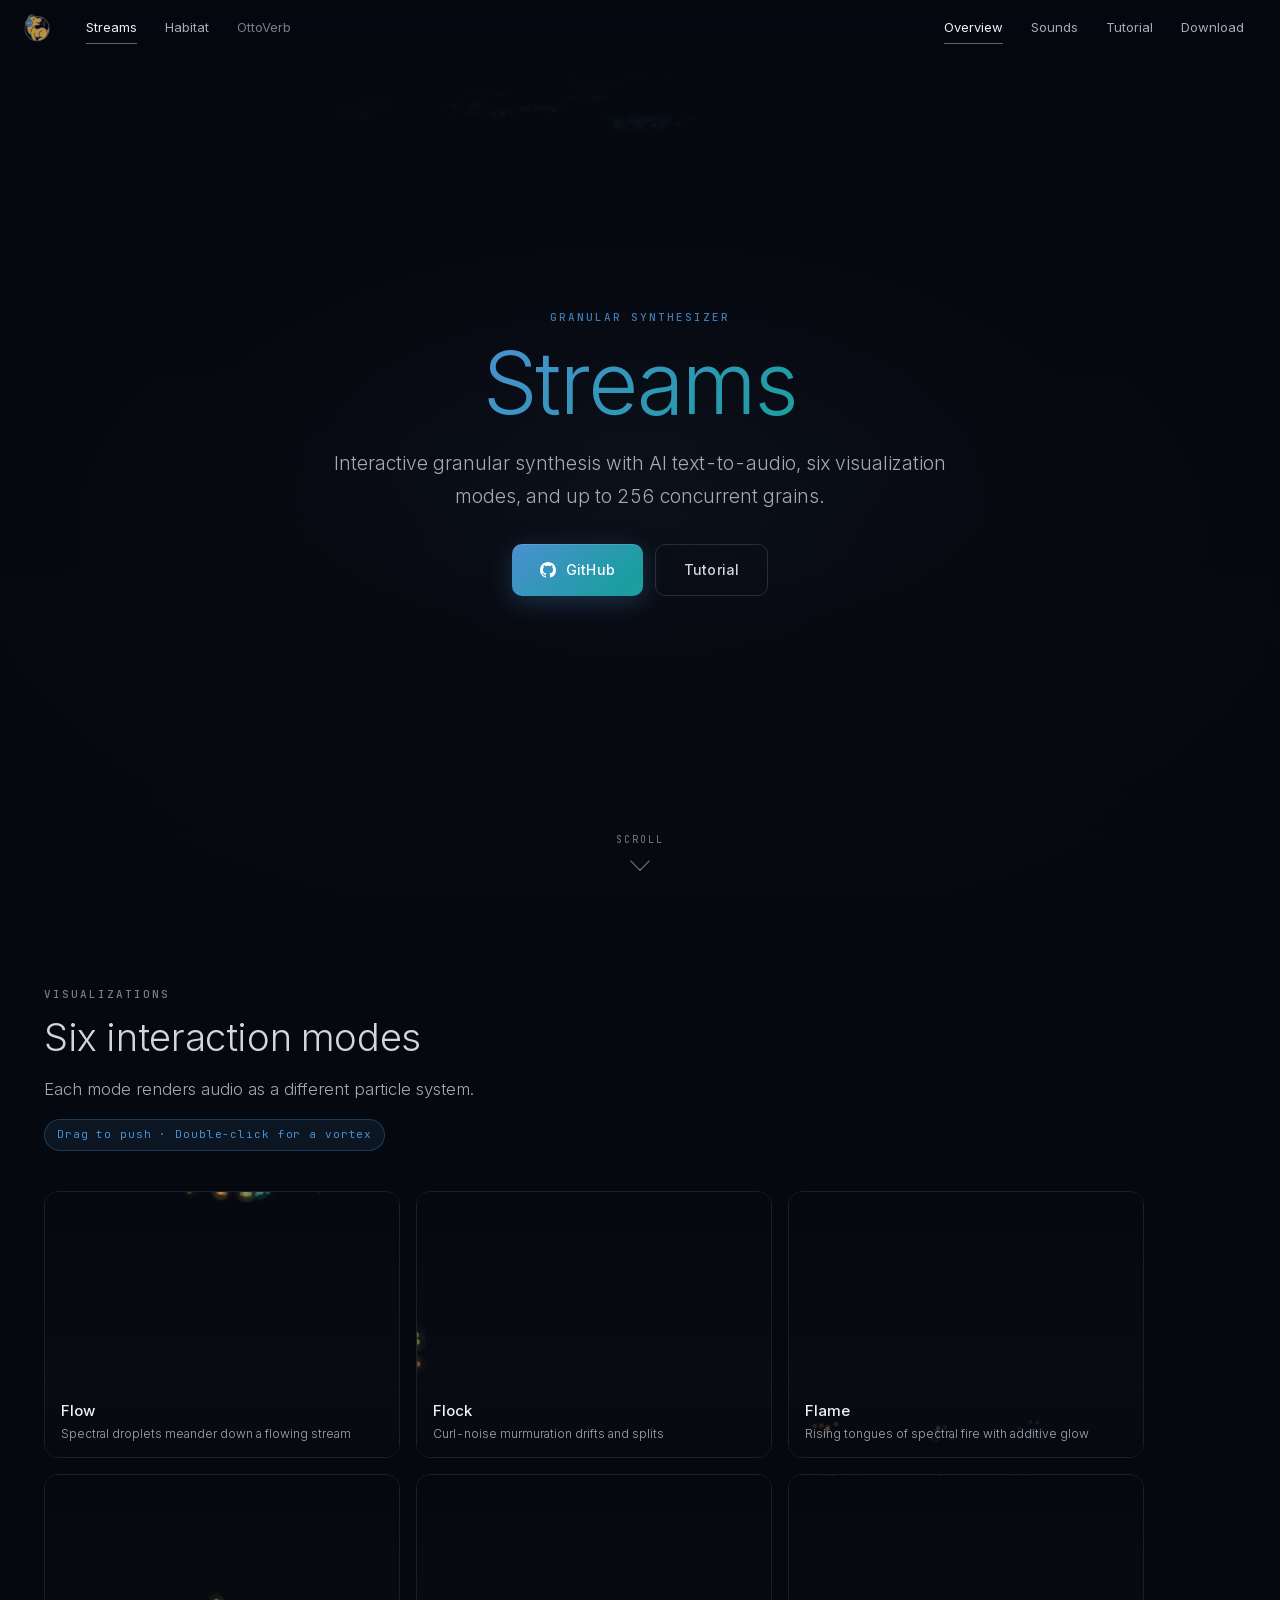
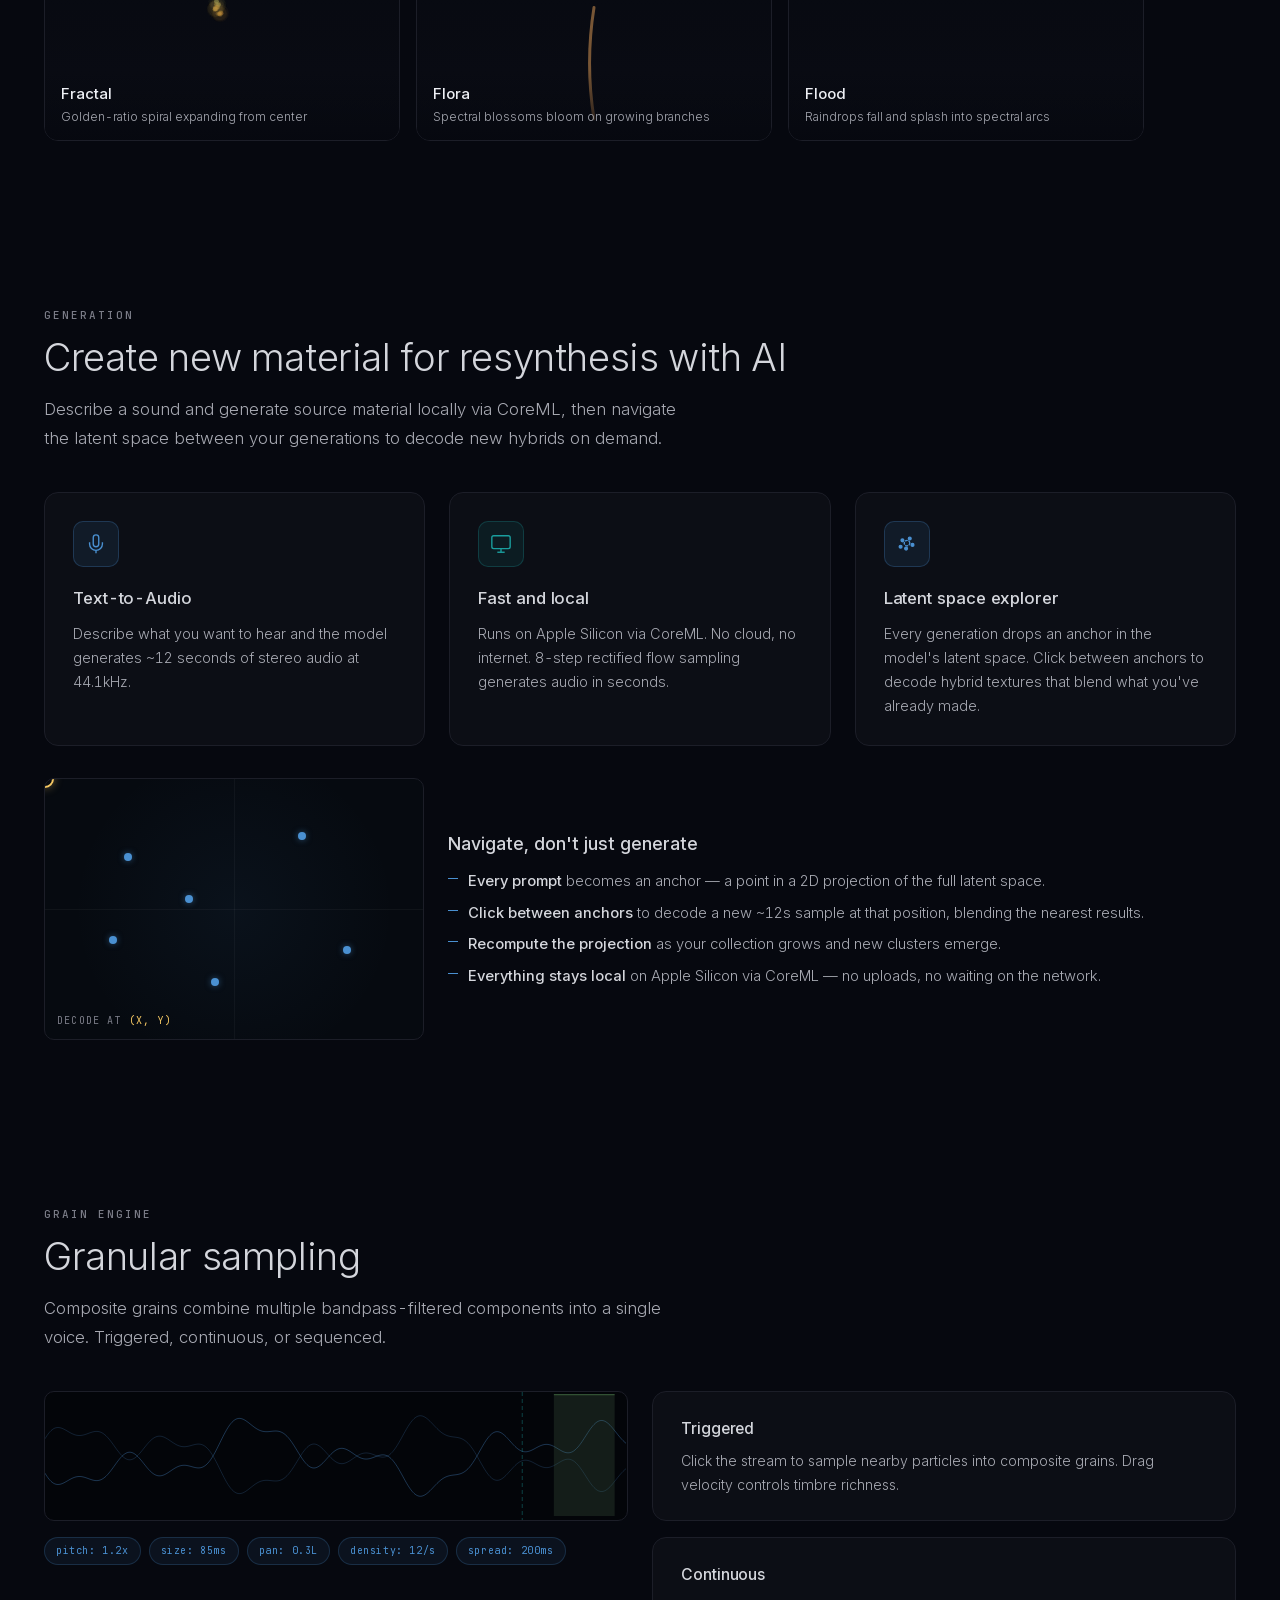
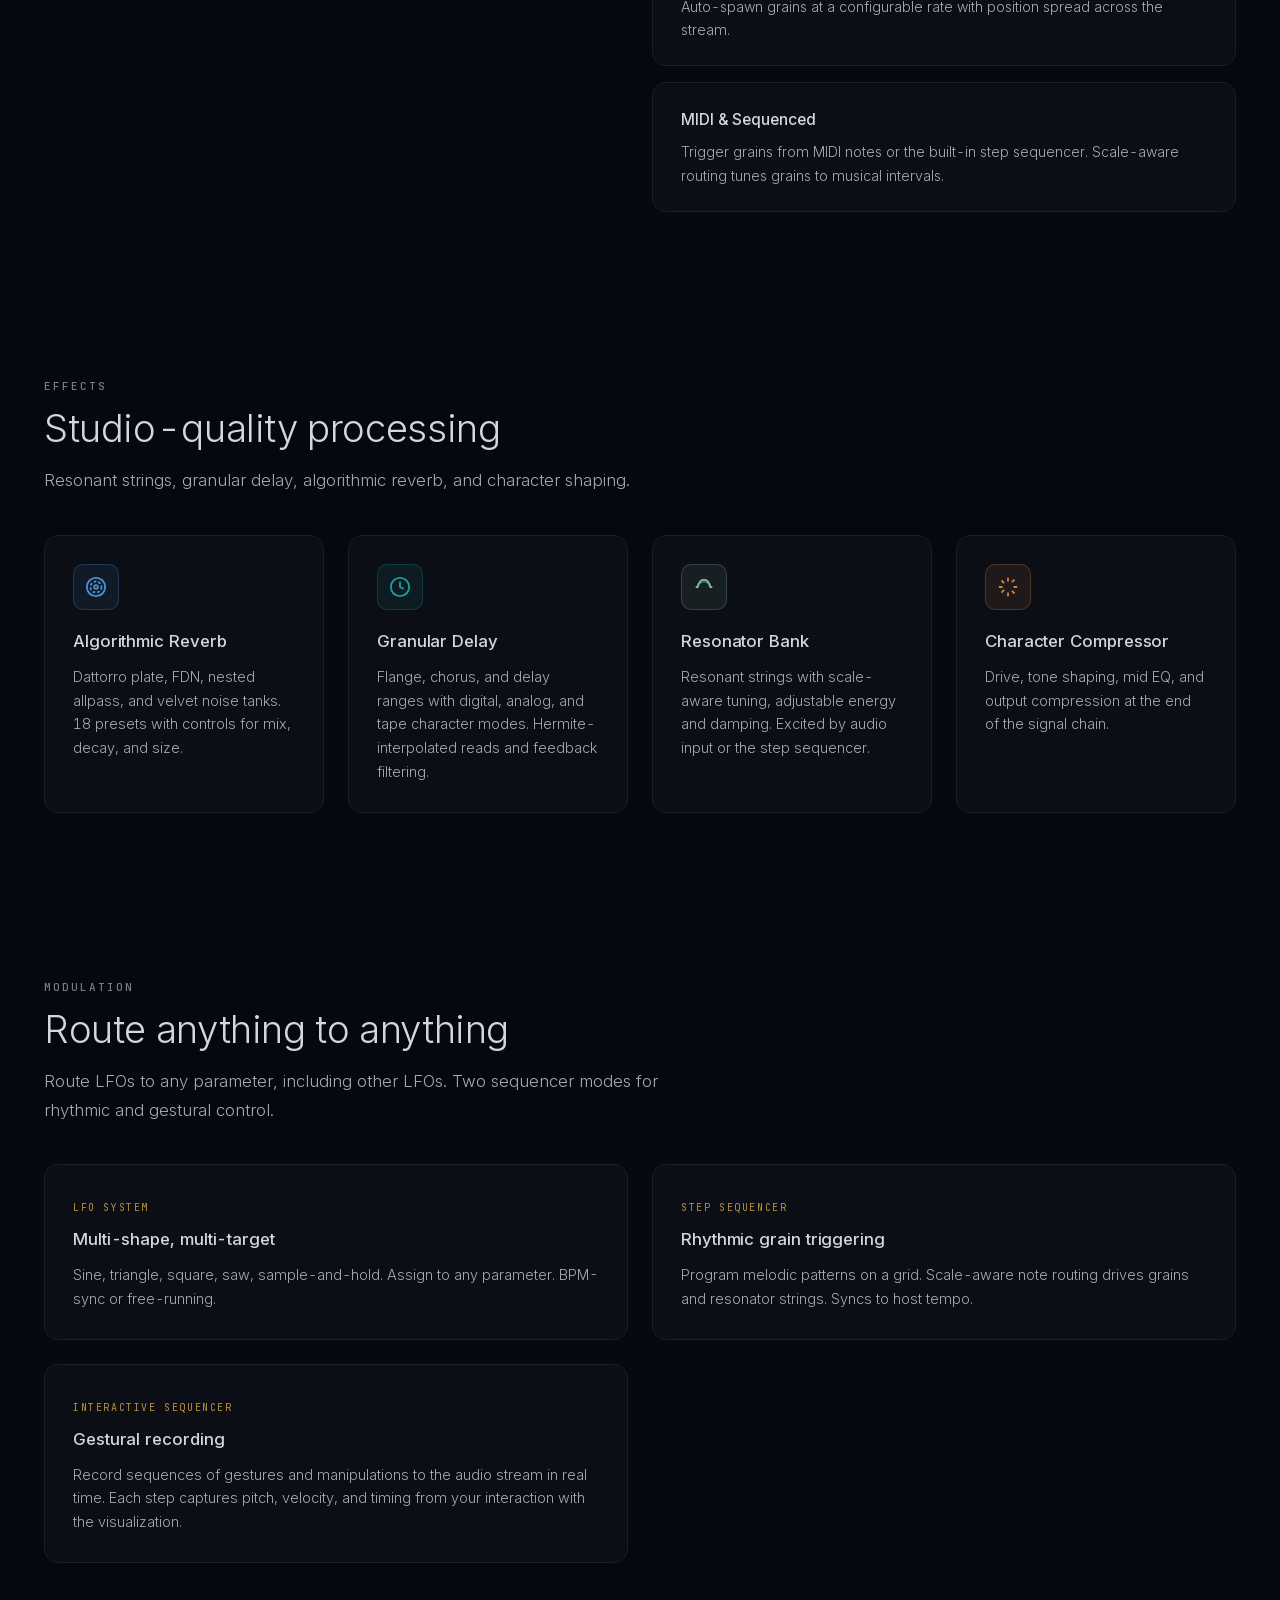
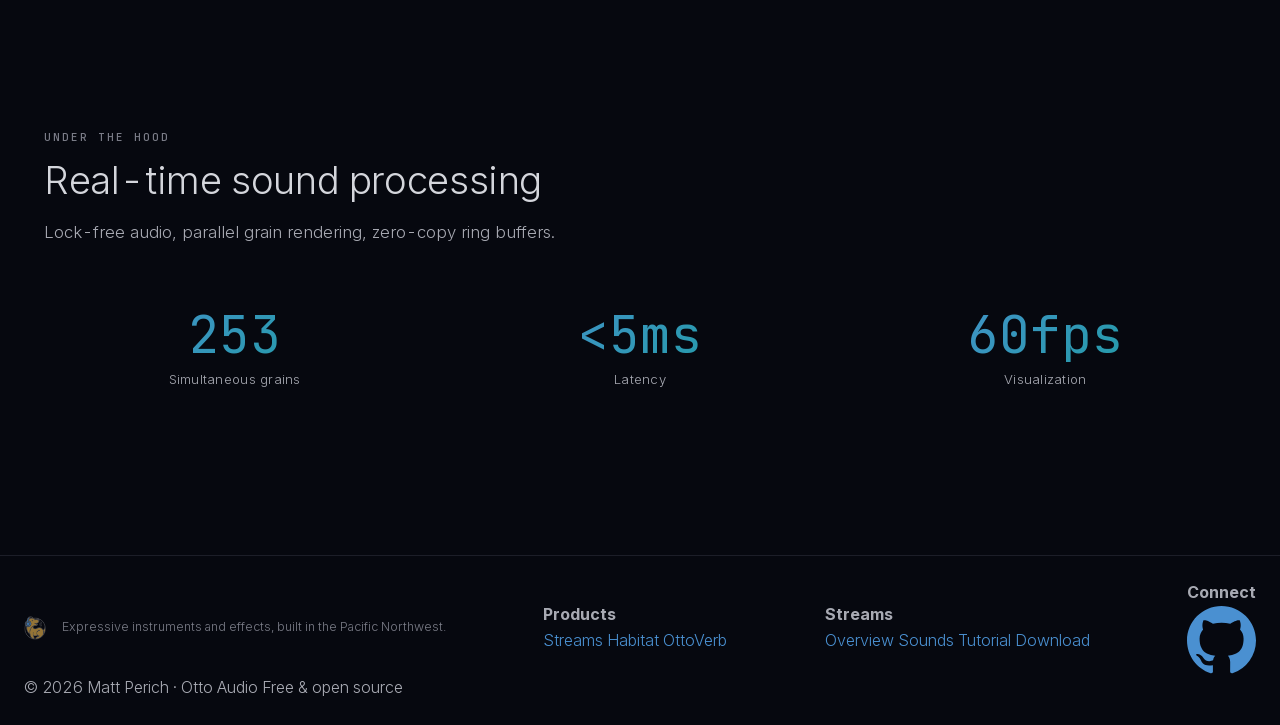
<file: streams-index.html>
<!doctype html>
<html lang="en">
    <head>
        <meta charset="UTF-8" />
        <meta name="viewport" content="width=device-width, initial-scale=1.0" />
        <title>Streams — Granular Synthesizer & Sampler</title>
        <meta
            name="description"
            content="Streams is a real-time granular synthesizer with AI text-to-audio generation, 6 interactive visualization modes, spectral filtering, resonant strings, and an immersive particle interface."
        />
        <link rel="icon" type="image/svg+xml" href="otto-favicon.svg" />
        <meta name="theme-color" content="#06080f" />
        <link rel="canonical" href="https://ottoengineering.xyz/streams-index" />
        <meta property="og:type" content="website" />
        <meta property="og:url" content="https://ottoengineering.xyz/streams-index" />
        <meta property="og:site_name" content="Otto Engineering" />
        <meta property="og:title" content="Streams — Granular Synthesizer" />
        <meta
            property="og:description"
            content="Interactive granular synthesis with AI text-to-audio, six visualization modes, and 256 concurrent grains."
        />
        <meta property="og:image" content="https://ottoengineering.xyz/otto-logo.png" />
        <meta name="twitter:card" content="summary_large_image" />
        <meta name="twitter:title" content="Streams — Granular Synthesizer" />
        <meta
            name="twitter:description"
            content="Interactive granular synthesis with AI text-to-audio and six visualization modes."
        />
        <meta name="twitter:image" content="https://ottoengineering.xyz/otto-logo.png" />
        <link
            rel="preload"
            href="fonts/inter-latin-var.woff2"
            as="font"
            type="font/woff2"
            crossorigin
        />
        <link rel="stylesheet" href="fonts.css" />
        <link rel="stylesheet" href="shared.css" />
        <style>
            /* ── Hero ─────────────────────────────────────────────── */

            .hero {
                position: relative;
                min-height: 100vh;
                min-height: 100dvh;
                display: flex;
                flex-direction: column;
                align-items: center;
                justify-content: center;
                overflow: hidden;
            }

            .hero-canvas {
                position: absolute;
                inset: 0;
                width: 100%;
                height: 100%;
                z-index: 0;
                opacity: 0;
                transition: opacity var(--dur-slow) var(--ease-out);
            }
            .hero-canvas.loaded {
                opacity: 1;
            }

            .hero-overlay {
                position: absolute;
                inset: 0;
                background:
                    radial-gradient(
                        ellipse 90% 70% at 50% 60%,
                        rgba(6, 8, 15, 0.2) 0%,
                        var(--bg) 75%
                    ),
                    radial-gradient(
                        ellipse 60% 40% at 50% 50%,
                        rgba(74, 144, 209, 0.08) 0%,
                        transparent 60%
                    );
                z-index: 1;
                pointer-events: none;
            }

            .hero-content {
                position: relative;
                z-index: 2;
                text-align: center;
                padding: 0 var(--space-6);
                max-width: 880px;
                animation: hero-rise 1.1s var(--ease-out) 0.1s both;
            }

            @keyframes hero-rise {
                from {
                    opacity: 0;
                    transform: translateY(16px);
                }
                to {
                    opacity: 1;
                    transform: translateY(0);
                }
            }

            .hero .eyebrow {
                color: var(--streams);
                opacity: 0.85;
            }

            .hero h1 {
                font-size: var(--fs-4xl);
                font-weight: 300;
                letter-spacing: -0.02em;
                line-height: 1.02;
                color: var(--text-heading);
                margin-bottom: var(--space-5);
            }

            .hero h1 span {
                background: linear-gradient(135deg, var(--accent), var(--teal));
                -webkit-background-clip: text;
                -webkit-text-fill-color: transparent;
                background-clip: text;
            }

            .hero-sub {
                font-size: clamp(1rem, 1.8vw, 1.2rem);
                color: var(--text-body);
                font-weight: 300;
                max-width: 620px;
                margin: 0 auto var(--space-8);
                line-height: 1.7;
            }

            .hero-ctas {
                display: inline-flex;
                gap: var(--space-3);
                flex-wrap: wrap;
                justify-content: center;
            }

            /* ── Viz Grid ─────────────────────────────────────────── */

            .viz-grid {
                display: grid;
                grid-template-columns: repeat(3, 1fr);
                gap: var(--space-4);
                margin-top: var(--space-10);
                max-width: 1100px;
            }

            .viz-cell {
                position: relative;
                aspect-ratio: 4 / 3;
                border-radius: var(--radius-lg);
                overflow: hidden;
                border: 1px solid var(--border);
                background: var(--bg);
                cursor: crosshair;
                transition:
                    border-color var(--dur-med) var(--ease-standard),
                    box-shadow var(--dur-med) var(--ease-standard),
                    transform var(--dur-med) var(--ease-spring);
            }

            .viz-cell:hover,
            .viz-cell:focus-within,
            .viz-cell.active {
                border-color: var(--streams);
                box-shadow:
                    0 0 0 1px var(--streams-dim),
                    0 12px 32px rgba(0, 0, 0, 0.45),
                    0 0 32px var(--streams-dim);
                transform: translateY(-2px);
            }

            .viz-cell canvas {
                display: block;
                width: 100%;
                height: 100%;
                touch-action: none;
            }

            .viz-label {
                position: absolute;
                bottom: 0;
                left: 0;
                right: 0;
                padding: 12px 16px 14px;
                background: linear-gradient(transparent, rgba(6, 8, 15, 0.9));
                pointer-events: none;
                z-index: 2;
            }

            .viz-label h3 {
                font-size: 15px;
                font-weight: 500;
                color: var(--text-strong);
                margin-bottom: 3px;
                letter-spacing: -0.005em;
            }

            .viz-label p {
                font-size: 12px;
                color: var(--text-body);
                line-height: 1.4;
            }

            .viz-interaction-hint {
                display: inline-flex;
                align-items: center;
                gap: 8px;
                margin-top: var(--space-4);
                padding: 6px 12px;
                font-family: "JetBrains Mono", monospace;
                font-size: 11px;
                letter-spacing: 0.08em;
                color: var(--streams);
                background: var(--streams-soft);
                border: 1px solid var(--streams-dim);
                border-radius: var(--radius-pill);
            }

            /* ── Features Grid ────────────────────────────────────── */

            .features {
                display: grid;
                grid-template-columns: repeat(auto-fit, minmax(260px, 1fr));
                gap: var(--space-6);
                margin-top: var(--space-10);
            }

            .feature-icon {
                width: 46px;
                height: 46px;
                border-radius: var(--radius-md);
                display: flex;
                align-items: center;
                justify-content: center;
                margin-bottom: 18px;
                border: 1px solid currentColor;
            }

            .feature-icon.reverb {
                background: rgba(74, 144, 209, 0.1);
                color: var(--accent);
                border-color: rgba(74, 144, 209, 0.25);
            }
            .feature-icon.delay {
                background: rgba(26, 158, 158, 0.1);
                color: var(--teal);
                border-color: rgba(26, 158, 158, 0.25);
            }
            .feature-icon.resonator {
                background: rgba(126, 184, 168, 0.1);
                color: #7eb8a8;
                border-color: rgba(126, 184, 168, 0.25);
            }
            .feature-icon.character {
                background: rgba(200, 134, 74, 0.1);
                color: var(--warm);
                border-color: rgba(200, 134, 74, 0.25);
            }
            .feature-icon.latent {
                background: rgba(74, 144, 209, 0.1);
                color: #4a90d1;
                border-color: rgba(74, 144, 209, 0.25);
            }

            /* ── Latent explorer preview ──────────────────────────── */

            .latent-preview {
                display: grid;
                grid-template-columns: minmax(280px, 380px) 1fr;
                gap: var(--space-6);
                align-items: center;
                margin-top: var(--space-8);
            }

            .latent-pad {
                position: relative;
                aspect-ratio: 16 / 11;
                background:
                    radial-gradient(
                        circle at 50% 50%,
                        rgba(74, 144, 209, 0.06) 0%,
                        transparent 70%
                    ),
                    #060a10;
                border: 1px solid var(--border);
                border-radius: var(--radius-md);
                overflow: hidden;
            }

            .latent-pad::before,
            .latent-pad::after {
                content: "";
                position: absolute;
                background: rgba(255, 255, 255, 0.04);
            }
            .latent-pad::before {
                left: 0;
                right: 0;
                top: 50%;
                height: 1px;
            }
            .latent-pad::after {
                top: 0;
                bottom: 0;
                left: 50%;
                width: 1px;
            }

            .latent-anchor {
                position: absolute;
                width: 8px;
                height: 8px;
                border-radius: 50%;
                background: #4a90d1;
                transform: translate(-50%, -50%);
                box-shadow: 0 0 6px rgba(74, 144, 209, 0.5);
            }

            .latent-cursor {
                position: absolute;
                width: 18px;
                height: 18px;
                border-radius: 50%;
                border: 2px solid #f6c863;
                box-shadow: 0 0 10px rgba(246, 200, 99, 0.4);
                transform: translate(-50%, -50%);
                animation: latent-wander 14s var(--ease-in-out) infinite;
            }

            .latent-cursor::after {
                content: "";
                position: absolute;
                inset: 6px;
                border-radius: 50%;
                background: #f6c863;
            }

            @keyframes latent-wander {
                0%   { left: 22%; top: 30%; }
                18%  { left: 68%; top: 22%; }
                36%  { left: 80%; top: 66%; }
                54%  { left: 45%; top: 78%; }
                72%  { left: 18%; top: 62%; }
                90%  { left: 38%; top: 46%; }
                100% { left: 22%; top: 30%; }
            }

            .latent-caption {
                position: absolute;
                left: 12px;
                bottom: 10px;
                font-family: "JetBrains Mono", monospace;
                font-size: 10px;
                letter-spacing: 0.12em;
                text-transform: uppercase;
                color: var(--text-dim);
            }
            .latent-caption span {
                color: #f6c863;
            }

            .latent-list h3 {
                font-size: 1.1rem;
                font-weight: 500;
                color: var(--text-heading);
                margin-bottom: var(--space-3);
            }
            .latent-list ul {
                list-style: none;
                padding: 0;
                margin: 0;
                display: flex;
                flex-direction: column;
                gap: var(--space-2);
            }
            .latent-list li {
                position: relative;
                padding-left: 20px;
                color: var(--text-body);
                font-size: 0.92rem;
                line-height: 1.6;
            }
            .latent-list li::before {
                content: "";
                position: absolute;
                left: 0;
                top: 0.55em;
                width: 10px;
                height: 1px;
                background: #4a90d1;
            }
            .latent-list li strong {
                color: var(--text-heading);
                font-weight: 500;
            }

            @media (max-width: 768px) {
                .latent-preview { grid-template-columns: 1fr; }
                .latent-pad { max-width: 420px; margin: 0 auto; }
            }

            /* ── Grain System ─────────────────────────────────────── */

            .grain-demo {
                margin-top: var(--space-10);
                display: grid;
                grid-template-columns: 1fr 1fr;
                gap: var(--space-6);
                align-items: start;
            }

            .grain-card {
                background: var(--surface);
                border: 1px solid var(--border);
                border-radius: var(--radius-lg);
                padding: 24px 28px;
                transition:
                    border-color var(--dur-med) var(--ease-standard),
                    background var(--dur-med) var(--ease-standard);
            }

            @media (hover: hover) {
                .grain-card:hover {
                    border-color: var(--border-strong);
                    background: var(--surface-raised);
                }
            }

            .grain-card h4 {
                font-size: 0.98rem;
                font-weight: 500;
                color: var(--text-heading);
                margin-bottom: 8px;
                letter-spacing: -0.005em;
            }

            .grain-card p {
                font-size: 0.88rem;
                color: var(--text-body);
                line-height: 1.65;
            }

            .waveform-canvas {
                display: block;
                width: 100%;
                height: 130px;
                border-radius: var(--radius-md);
                background: rgba(0, 0, 0, 0.35);
                margin-bottom: 16px;
                border: 1px solid var(--border);
            }

            .grain-tag-row {
                display: flex;
                gap: 8px;
                flex-wrap: wrap;
            }

            .grain-tag {
                font-family: "JetBrains Mono", monospace;
                font-size: 10px;
                letter-spacing: 0.06em;
                padding: 5px 11px;
                border-radius: var(--radius-pill);
                background: rgba(74, 144, 209, 0.08);
                color: var(--accent);
                border: 1px solid rgba(74, 144, 209, 0.22);
            }

            /* ── Modulation ───────────────────────────────────────── */

            .mod-grid {
                display: grid;
                grid-template-columns: 1fr 1fr;
                gap: var(--space-6);
                margin-top: var(--space-10);
            }

            .mod-card {
                background: var(--surface);
                border: 1px solid var(--border);
                border-radius: var(--radius-lg);
                padding: 28px;
                transition:
                    border-color var(--dur-med) var(--ease-standard),
                    background var(--dur-med) var(--ease-standard),
                    transform var(--dur-med) var(--ease-spring);
            }

            @media (hover: hover) {
                .mod-card:hover {
                    border-color: var(--border-strong);
                    background: var(--surface-raised);
                    transform: translateY(-3px);
                }
            }

            .mod-card h4 {
                font-size: 1.05rem;
                font-weight: 500;
                color: var(--text-heading);
                margin-bottom: 10px;
                letter-spacing: -0.005em;
            }

            .mod-card p {
                font-size: 0.9rem;
                color: var(--text-body);
                line-height: 1.65;
            }

            .mod-label {
                font-family: "JetBrains Mono", monospace;
                font-size: 10px;
                letter-spacing: 0.16em;
                text-transform: uppercase;
                color: var(--amber);
                margin-bottom: 10px;
                display: inline-block;
            }

            /* ── Specs ────────────────────────────────────────────── */

            .specs-grid {
                display: grid;
                grid-template-columns: repeat(auto-fit, minmax(200px, 1fr));
                gap: var(--space-6);
                margin-top: var(--space-10);
            }

            .spec {
                text-align: center;
                padding: var(--space-5) var(--space-4);
                border-radius: var(--radius-lg);
                border: 1px solid transparent;
                transition:
                    border-color var(--dur-med) var(--ease-standard),
                    background var(--dur-med) var(--ease-standard);
            }

            @media (hover: hover) {
                .spec:hover {
                    border-color: var(--border);
                    background: var(--surface);
                }
            }

            .spec-value {
                font-family: "JetBrains Mono", monospace;
                font-size: clamp(2.2rem, 4vw, 3.4rem);
                font-weight: 400;
                background: linear-gradient(135deg, var(--accent), var(--teal));
                -webkit-background-clip: text;
                -webkit-text-fill-color: transparent;
                background-clip: text;
                line-height: 1.1;
                font-variant-numeric: tabular-nums;
            }

            .spec-label {
                font-size: 0.82rem;
                color: var(--text-body);
                margin-top: 6px;
                letter-spacing: 0.02em;
            }

            /* ── Responsive (page-specific) ───────────────────────── */

            @media (max-width: 1024px) {
                .viz-grid {
                    grid-template-columns: repeat(2, 1fr);
                }
            }

            @media (max-width: 768px) {
                .features {
                    grid-template-columns: 1fr;
                }
                .specs-grid {
                    grid-template-columns: 1fr 1fr;
                }
                .grain-demo {
                    grid-template-columns: 1fr;
                }
                .mod-grid {
                    grid-template-columns: 1fr;
                }
            }

            @media (max-width: 560px) {
                .viz-grid {
                    grid-template-columns: 1fr;
                }
            }
        </style>
    </head>
    <body>
        <svg
            xmlns="http://www.w3.org/2000/svg"
            style="display: none"
            aria-hidden="true"
        >
            <symbol id="github" viewBox="0 0 16 16">
                <path
                    fill="currentColor"
                    d="M8 0C3.58 0 0 3.58 0 8c0 3.54 2.29 6.53 5.47 7.59.4.07.55-.17.55-.38 0-.19-.01-.82-.01-1.49-2.01.37-2.53-.49-2.69-.94-.09-.23-.48-.94-.82-1.13-.28-.15-.68-.52-.01-.53.63-.01 1.08.58 1.23.82.72 1.21 1.87.87 2.33.66.07-.52.28-.87.51-1.07-1.78-.2-3.64-.89-3.64-3.95 0-.87.31-1.59.82-2.15-.08-.2-.36-1.02.08-2.12 0 0 .67-.21 2.2.82.64-.18 1.32-.27 2-.27.68 0 1.36.09 2 .27 1.53-1.04 2.2-.82 2.2-.82.44 1.1.16 1.92.08 2.12.51.56.82 1.27.82 2.15 0 3.07-1.87 3.75-3.65 3.95.29.25.54.73.54 1.48 0 1.07-.01 1.93-.01 2.2 0 .21.15.46.55.38A8.013 8.013 0 0016 8c0-4.42-3.58-8-8-8z"
                />
            </symbol>
        </svg>

        <a href="#main" class="skip-link">Skip to content</a>

        <nav class="site-nav" aria-label="Primary">
            <a href="index.html" class="logo" aria-label="Otto Engineering home"
                ><img src="otto-logo.png" alt=""
            /></a>
            <div class="nav-links">
                <a href="streams-index.html" class="active">Streams</a>
                <a href="habitat-index.html">Habitat</a>
                <a href="#" tabindex="-1" aria-disabled="true">OttoVerb</a>
            </div>
            <div class="nav-right">
                <a href="streams-index.html" class="active">Overview</a>
                <a href="streams-sounds.html">Sounds</a>
                <a href="streams-tutorial.html">Tutorial</a>
                <a href="download.html">Download</a>
            </div>
        </nav>

        <main id="main">
            <!-- ═══════ HERO ═══════ -->
            <div class="hero">
                <canvas
                    class="hero-canvas"
                    id="heroCanvas"
                    aria-hidden="true"
                ></canvas>
                <div class="hero-overlay"></div>
                <div class="hero-content">
                    <span class="eyebrow">Granular Synthesizer</span>
                    <h1><span>Streams</span></h1>
                    <p class="hero-sub">
                        Interactive granular synthesis with AI text-to-audio,
                        six visualization modes, and up to 256 concurrent
                        grains.
                    </p>
                    <div class="hero-ctas">
                        <a
                            href="https://github.com/mattperich/granular-synth"
                            class="btn-primary"
                            rel="noopener"
                        >
                            <svg viewBox="0 0 16 16" aria-hidden="true">
                                <use href="#github" />
                            </svg>
                            GitHub
                        </a>
                        <a href="streams-tutorial.html" class="btn-ghost"
                            >Tutorial</a
                        >
                    </div>
                </div>
                <button
                    class="canvas-pause"
                    id="heroPause"
                    aria-label="Pause background animation"
                >
                    <svg viewBox="0 0 24 24" aria-hidden="true">
                        <rect x="6" y="5" width="4" height="14" />
                        <rect x="14" y="5" width="4" height="14" />
                    </svg>
                </button>
                <div class="scroll-indicator">
                    <span>Scroll</span>
                    <span class="chevron" aria-hidden="true"></span>
                </div>
            </div>

            <!-- ═══════ MODES ═══════ -->
            <section id="modes" class="cv-auto">
                <div class="reveal">
                    <span class="eyebrow">Visualizations</span>
                    <h2 class="section-title">Six interaction modes</h2>
                    <p class="section-desc">
                        Each mode renders audio as a different particle system.
                    </p>
                    <span class="viz-interaction-hint">Drag to push · Double-click for a vortex</span>
                </div>
                <div class="viz-grid reveal reveal-stagger" id="vizGrid">
                    <div
                        class="viz-cell"
                        data-mode="flow"
                        tabindex="0"
                        aria-label="Flow visualization — interactive"
                    >
                        <canvas></canvas>
                        <div class="viz-label">
                            <h3>Flow</h3>
                            <p>
                                Spectral droplets meander down a flowing stream
                            </p>
                        </div>
                    </div>
                    <div
                        class="viz-cell"
                        data-mode="flock"
                        tabindex="0"
                        aria-label="Flock visualization — interactive"
                    >
                        <canvas></canvas>
                        <div class="viz-label">
                            <h3>Flock</h3>
                            <p>Curl-noise murmuration drifts and splits</p>
                        </div>
                    </div>
                    <div
                        class="viz-cell"
                        data-mode="flame"
                        tabindex="0"
                        aria-label="Flame visualization — interactive"
                    >
                        <canvas></canvas>
                        <div class="viz-label">
                            <h3>Flame</h3>
                            <p>
                                Rising tongues of spectral fire with additive
                                glow
                            </p>
                        </div>
                    </div>
                    <div
                        class="viz-cell"
                        data-mode="fractal"
                        tabindex="0"
                        aria-label="Fractal visualization — interactive"
                    >
                        <canvas></canvas>
                        <div class="viz-label">
                            <h3>Fractal</h3>
                            <p>Golden-ratio spiral expanding from center</p>
                        </div>
                    </div>
                    <div
                        class="viz-cell"
                        data-mode="flora"
                        tabindex="0"
                        aria-label="Flora visualization — interactive"
                    >
                        <canvas></canvas>
                        <div class="viz-label">
                            <h3>Flora</h3>
                            <p>Spectral blossoms bloom on growing branches</p>
                        </div>
                    </div>
                    <div
                        class="viz-cell"
                        data-mode="flood"
                        tabindex="0"
                        aria-label="Flood visualization — interactive"
                    >
                        <canvas></canvas>
                        <div class="viz-label">
                            <h3>Flood</h3>
                            <p>Raindrops fall and splash into spectral arcs</p>
                        </div>
                    </div>
                </div>
            </section>

            <!-- ═══════ AI GENERATION ═══════ -->
            <section id="generate" class="cv-auto">
                <div class="reveal">
                    <span class="eyebrow">Generation</span>
                    <h2 class="section-title">
                        Create new material for resynthesis with AI
                    </h2>
                    <p class="section-desc">
                        Describe a sound and generate source material locally
                        via CoreML, then navigate the latent space between
                        your generations to decode new hybrids on demand.
                    </p>
                </div>
                <div class="features reveal reveal-stagger">
                    <div class="feature-card">
                        <div class="feature-icon reverb" aria-hidden="true">
                            <svg
                                width="22"
                                height="22"
                                viewBox="0 0 24 24"
                                fill="none"
                                stroke="currentColor"
                                stroke-width="1.5"
                            >
                                <path
                                    d="M12 2a3 3 0 0 0-3 3v7a3 3 0 0 0 6 0V5a3 3 0 0 0-3-3z"
                                />
                                <path d="M19 10v2a7 7 0 0 1-14 0v-2" />
                                <line x1="12" y1="19" x2="12" y2="22" />
                            </svg>
                        </div>
                        <h3>Text-to-Audio</h3>
                        <p>
                            Describe what you want to hear and the model
                            generates ~12 seconds of stereo audio at 44.1kHz.
                        </p>
                    </div>
                    <div class="feature-card">
                        <div class="feature-icon delay" aria-hidden="true">
                            <svg
                                width="22"
                                height="22"
                                viewBox="0 0 24 24"
                                fill="none"
                                stroke="currentColor"
                                stroke-width="1.5"
                            >
                                <rect
                                    x="2"
                                    y="3"
                                    width="20"
                                    height="14"
                                    rx="2"
                                />
                                <line x1="8" y1="21" x2="16" y2="21" />
                                <line x1="12" y1="17" x2="12" y2="21" />
                            </svg>
                        </div>
                        <h3>Fast and local</h3>
                        <p>
                            Runs on Apple Silicon via CoreML. No cloud, no
                            internet. 8-step rectified flow sampling generates
                            audio in seconds.
                        </p>
                    </div>
                    <div class="feature-card">
                        <div class="feature-icon latent" aria-hidden="true">
                            <svg
                                width="22"
                                height="22"
                                viewBox="0 0 24 24"
                                fill="none"
                                stroke="currentColor"
                                stroke-width="1.5"
                                stroke-linecap="round"
                            >
                                <circle cx="7" cy="8" r="1.5" fill="currentColor" />
                                <circle cx="15" cy="6" r="1.5" fill="currentColor" />
                                <circle cx="18" cy="13" r="1.5" fill="currentColor" />
                                <circle cx="11" cy="17" r="1.5" fill="currentColor" />
                                <circle cx="5" cy="15" r="1.5" fill="currentColor" />
                                <circle cx="12" cy="11" r="3" stroke-dasharray="2 2" />
                            </svg>
                        </div>
                        <h3>Latent space explorer</h3>
                        <p>
                            Every generation drops an anchor in the model's
                            latent space. Click between anchors to decode
                            hybrid textures that blend what you've already made.
                        </p>
                    </div>
                </div>

                <div class="latent-preview reveal">
                    <div class="latent-pad" aria-hidden="true">
                        <div class="latent-anchor" style="left: 22%; top: 30%"></div>
                        <div class="latent-anchor" style="left: 68%; top: 22%"></div>
                        <div class="latent-anchor" style="left: 80%; top: 66%"></div>
                        <div class="latent-anchor" style="left: 45%; top: 78%"></div>
                        <div class="latent-anchor" style="left: 18%; top: 62%"></div>
                        <div class="latent-anchor" style="left: 38%; top: 46%"></div>
                        <div class="latent-cursor"></div>
                        <div class="latent-caption">
                            decode at <span>(x, y)</span>
                        </div>
                    </div>
                    <div class="latent-list">
                        <h3>Navigate, don't just generate</h3>
                        <ul>
                            <li>
                                <strong>Every prompt</strong> becomes an anchor
                                — a point in a 2D projection of the full latent
                                space.
                            </li>
                            <li>
                                <strong>Click between anchors</strong> to decode
                                a new ~12s sample at that position, blending
                                the nearest results.
                            </li>
                            <li>
                                <strong>Recompute the projection</strong> as
                                your collection grows and new clusters emerge.
                            </li>
                            <li>
                                <strong>Everything stays local</strong> on
                                Apple Silicon via CoreML — no uploads, no
                                waiting on the network.
                            </li>
                        </ul>
                    </div>
                </div>
            </section>

            <!-- ═══════ GRAIN SYSTEM ═══════ -->
            <section id="grain-system" class="cv-auto">
                <div class="reveal">
                    <span class="eyebrow">Grain Engine</span>
                    <h2 class="section-title">Granular sampling</h2>
                    <p class="section-desc">
                        Composite grains combine multiple bandpass-filtered
                        components into a single voice. Triggered, continuous,
                        or sequenced.
                    </p>
                </div>
                <div class="grain-demo reveal">
                    <div>
                        <canvas
                            class="waveform-canvas"
                            id="waveformCanvas"
                        ></canvas>
                        <div class="grain-tag-row">
                            <span class="grain-tag">pitch: 1.2x</span>
                            <span class="grain-tag">size: 85ms</span>
                            <span class="grain-tag">pan: 0.3L</span>
                            <span class="grain-tag">density: 12/s</span>
                            <span class="grain-tag">spread: 200ms</span>
                        </div>
                    </div>
                    <div
                        style="display: flex; flex-direction: column; gap: 16px"
                    >
                        <div class="grain-card">
                            <h4>Triggered</h4>
                            <p>
                                Click the stream to sample nearby particles into
                                composite grains. Drag velocity controls timbre
                                richness.
                            </p>
                        </div>
                        <div class="grain-card">
                            <h4>Continuous</h4>
                            <p>
                                Auto-spawn grains at a configurable rate with
                                position spread across the stream.
                            </p>
                        </div>
                        <div class="grain-card">
                            <h4>MIDI &amp; Sequenced</h4>
                            <p>
                                Trigger grains from MIDI notes or the built-in
                                step sequencer. Scale-aware routing tunes grains
                                to musical intervals.
                            </p>
                        </div>
                    </div>
                </div>
            </section>

            <!-- ═══════ EFFECTS ═══════ -->
            <section id="effects" class="cv-auto">
                <div class="reveal">
                    <span class="eyebrow">Effects</span>
                    <h2 class="section-title">Studio-quality processing</h2>
                    <p class="section-desc">
                        Resonant strings, granular delay, algorithmic reverb,
                        and character shaping.
                    </p>
                </div>
                <div class="features reveal reveal-stagger">
                    <div class="feature-card">
                        <div class="feature-icon reverb">
                            <svg
                                width="22"
                                height="22"
                                viewBox="0 0 24 24"
                                fill="none"
                                stroke="currentColor"
                                stroke-width="2"
                            >
                                <circle cx="12" cy="12" r="10" />
                                <circle
                                    cx="12"
                                    cy="12"
                                    r="6"
                                    stroke-dasharray="3 2"
                                />
                                <circle cx="12" cy="12" r="2" />
                            </svg>
                        </div>
                        <h3>Algorithmic Reverb</h3>
                        <p>
                            Dattorro plate, FDN, nested allpass, and velvet
                            noise tanks. 18 presets with controls for mix,
                            decay, and size.
                        </p>
                    </div>
                    <div class="feature-card">
                        <div class="feature-icon delay">
                            <svg
                                width="22"
                                height="22"
                                viewBox="0 0 24 24"
                                fill="none"
                                stroke="currentColor"
                                stroke-width="2"
                            >
                                <circle cx="12" cy="12" r="10" />
                                <polyline points="12 6 12 12 16 14" />
                            </svg>
                        </div>
                        <h3>Granular Delay</h3>
                        <p>
                            Flange, chorus, and delay ranges with digital,
                            analog, and tape character modes.
                            Hermite-interpolated reads and feedback filtering.
                        </p>
                    </div>
                    <div class="feature-card">
                        <div class="feature-icon resonator">
                            <svg
                                width="22"
                                height="22"
                                viewBox="0 0 24 24"
                                fill="none"
                                stroke="currentColor"
                                stroke-width="2"
                            >
                                <path d="M3 12h2c1-4 3-8 7-8s6 4 7 8h2" />
                                <path
                                    d="M5 12c1-3 3-6 7-6s6 3 7 6"
                                    opacity=".5"
                                />
                            </svg>
                        </div>
                        <h3>Resonator Bank</h3>
                        <p>
                            Resonant strings with scale-aware tuning, adjustable
                            energy and damping. Excited by audio input or the
                            step sequencer.
                        </p>
                    </div>
                    <div class="feature-card">
                        <div class="feature-icon character">
                            <svg
                                width="22"
                                height="22"
                                viewBox="0 0 24 24"
                                fill="none"
                                stroke="currentColor"
                                stroke-width="2"
                            >
                                <path
                                    d="M12 2v4m0 12v4m-7.07-3.93l2.83-2.83m8.48-8.48l2.83-2.83M2 12h4m12 0h4M4.93 4.93l2.83 2.83m8.48 8.48l2.83 2.83"
                                />
                            </svg>
                        </div>
                        <h3>Character Compressor</h3>
                        <p>
                            Drive, tone shaping, mid EQ, and output compression
                            at the end of the signal chain.
                        </p>
                    </div>
                </div>
            </section>

            <!-- ═══════ MODULATION ═══════ -->
            <section id="modulation" class="cv-auto">
                <div class="reveal">
                    <span class="eyebrow">Modulation</span>
                    <h2 class="section-title">Route anything to anything</h2>
                    <p class="section-desc">
                        Route LFOs to any parameter, including other LFOs. Two
                        sequencer modes for rhythmic and gestural control.
                    </p>
                </div>
                <div class="mod-grid reveal reveal-stagger">
                    <div class="mod-card">
                        <div class="mod-label">LFO System</div>
                        <h4>Multi-shape, multi-target</h4>
                        <p>
                            Sine, triangle, square, saw, sample-and-hold. Assign
                            to any parameter. BPM-sync or free-running.
                        </p>
                    </div>
                    <div class="mod-card">
                        <div class="mod-label">Step Sequencer</div>
                        <h4>Rhythmic grain triggering</h4>
                        <p>
                            Program melodic patterns on a grid. Scale-aware note
                            routing drives grains and resonator strings. Syncs
                            to host tempo.
                        </p>
                    </div>
                    <div class="mod-card">
                        <div class="mod-label">Interactive Sequencer</div>
                        <h4>Gestural recording</h4>
                        <p>
                            Record sequences of gestures and manipulations to
                            the audio stream in real time. Each step captures
                            pitch, velocity, and timing from your interaction
                            with the visualization.
                        </p>
                    </div>
                </div>
            </section>

            <!-- ═══════ SPECS ═══════ -->
            <section id="specs" class="cv-auto">
                <div class="reveal">
                    <span class="eyebrow">Under the hood</span>
                    <h2 class="section-title">Real-time sound processing</h2>
                    <p class="section-desc">
                        Lock-free audio, parallel grain rendering, zero-copy
                        ring buffers.
                    </p>
                </div>
                <div class="specs-grid reveal reveal-stagger">
                    <div class="spec">
                        <div class="spec-value" data-count-to="256">256</div>
                        <div class="spec-label">Simultaneous grains</div>
                    </div>
                    <div class="spec">
                        <div class="spec-value">&lt;5ms</div>
                        <div class="spec-label">Latency</div>
                    </div>
                    <div class="spec">
                        <div class="spec-value">60fps</div>
                        <div class="spec-label">Visualization</div>
                    </div>
                </div>
            </section>
        </main>

        <footer class="site-footer">
            <div class="footer-inner">
                <div class="footer-brand">
                    <img src="otto-logo.png" alt="Otto Engineering" loading="lazy" />
                    <p>
                        Expressive instruments and effects, built in the Pacific
                        Northwest.
                    </p>
                </div>
                <div class="footer-col">
                    <h4>Products</h4>
                    <a href="streams-index.html">Streams</a>
                    <a href="habitat-index.html">Habitat</a>
                    <a href="#" tabindex="-1" aria-disabled="true">OttoVerb</a>
                </div>
                <div class="footer-col">
                    <h4>Streams</h4>
                    <a href="streams-index.html">Overview</a>
                    <a href="streams-sounds.html">Sounds</a>
                    <a href="streams-tutorial.html">Tutorial</a>
                    <a href="download.html">Download</a>
                </div>
                <div class="footer-col">
                    <h4>Connect</h4>
                    <a
                        href="https://github.com/mattperich/granular-synth"
                        rel="noopener"
                        aria-label="Streams on GitHub"
                        class="icon-link"
                    >
                        <svg viewBox="0 0 16 16" aria-hidden="true">
                            <use href="#github" />
                        </svg>
                    </a>
                </div>
            </div>
            <div class="footer-bottom">
                <span
                    >&copy; <span id="year"></span> Matt Perich &middot; Otto
                    Audio</span
                >
                <span>Free &amp; open source</span>
            </div>
        </footer>

        <!-- ═══════════════════════════════════════════════════════
     SCRIPTS
     ═══════════════════════════════════════════════════════ -->
        <script>
            // ══════════════════════════════════════════════════════════
            // SHARED: Colormap, FFT Simulator, Viz Engine
            // ══════════════════════════════════════════════════════════

            // ── 4-stop colormap: orange → amber → teal → blue ──
            const CMAP = new Uint8Array(256 * 3);
            const CMAP_STOPS = [
                { t: 0, c: [200, 130, 60] },
                { t: 0.3, c: [184, 144, 64] },
                { t: 0.6, c: [26, 158, 158] },
                { t: 1, c: [74, 144, 209] },
            ];
            for (let i = 0; i < 256; i++) {
                const t = i / 255;
                let idx = 0;
                for (let j = 1; j < CMAP_STOPS.length; j++) {
                    if (t >= CMAP_STOPS[j].t) idx = j;
                }
                idx = Math.min(idx, CMAP_STOPS.length - 2);
                const a = CMAP_STOPS[idx],
                    b_ = CMAP_STOPS[idx + 1];
                const u = (t - a.t) / (b_.t - a.t),
                    s = u * u * (3 - 2 * u);
                CMAP[i * 3] = Math.round(a.c[0] + (b_.c[0] - a.c[0]) * s);
                CMAP[i * 3 + 1] = Math.round(a.c[1] + (b_.c[1] - a.c[1]) * s);
                CMAP[i * 3 + 2] = Math.round(a.c[2] + (b_.c[2] - a.c[2]) * s);
            }
            // Pre-compute 20 quantized alpha strings per bin
            const ALPHA_STEPS = 20;
            const COLOR_STRINGS = [];
            for (let i = 0; i < 256; i++) {
                COLOR_STRINGS[i] = [];
                for (let a = 0; a <= ALPHA_STEPS; a++) {
                    COLOR_STRINGS[i][a] =
                        `rgba(${CMAP[i * 3]},${CMAP[i * 3 + 1]},${CMAP[i * 3 + 2]},${(a / ALPHA_STEPS).toFixed(2)})`;
                }
            }

            // ── Fake FFT Generator ──
            function createFakeFFT(profile) {
                let t = Math.random() * 100;
                const N = 256;
                const out = new Float32Array(N);
                const surgePhase = Math.random() * 100;

                return {
                    tick() {
                        t += 1 / 60;
                        out.fill(0);

                        if (profile === "balanced") {
                            for (let i = 0; i < N; i++) {
                                const f = i / N;
                                const base = 110 * (1 - f * 0.35);
                                const mod =
                                    Math.sin(t * 0.8 + f * 4) * 35 +
                                    Math.sin(t * 1.3 + f * 8) * 20;
                                out[i] = Math.max(
                                    0,
                                    Math.min(
                                        200,
                                        base + mod + Math.random() * 25,
                                    ),
                                );
                            }
                        } else if (profile === "midrange") {
                            const surge =
                                Math.max(0, Math.sin(t * 0.4 + surgePhase)) *
                                70;
                            for (let i = 0; i < N; i++) {
                                const f = i / N;
                                const peak =
                                    Math.exp(-((f - 0.4) * (f - 0.4)) / 0.06) *
                                    130;
                                const base =
                                    60 +
                                    peak +
                                    surge *
                                        Math.exp(
                                            -((f - 0.5) * (f - 0.5)) / 0.1,
                                        );
                                out[i] = Math.max(
                                    0,
                                    Math.min(
                                        200,
                                        base +
                                            Math.sin(t * 1.1 + i * 0.3) * 18 +
                                            Math.random() * 20,
                                    ),
                                );
                            }
                        } else if (profile === "bass-heavy") {
                            const burst = Math.random() < 0.03 ? 90 : 0;
                            for (let i = 0; i < N; i++) {
                                const f = i / N;
                                const base =
                                    150 * Math.exp(-f * 2.5) +
                                    30 +
                                    burst * Math.exp(-f * 1.5);
                                out[i] = Math.max(
                                    0,
                                    Math.min(
                                        200,
                                        base +
                                            Math.sin(t * 0.6 + f * 3) * 25 +
                                            Math.random() * 20,
                                    ),
                                );
                            }
                        } else if (profile === "harmonic") {
                            const PHI = (1 + Math.sqrt(5)) / 2;
                            const sweep = Math.sin(t * 0.15) * 0.1;
                            for (let i = 0; i < N; i++) {
                                const f = i / N;
                                let v = 50;
                                for (let h = 1; h <= 6; h++) {
                                    const center = (h * PHI * 0.08 + sweep) % 1;
                                    v +=
                                        80 *
                                        Math.exp(
                                            -((f - center) * (f - center)) /
                                                0.004,
                                        );
                                }
                                out[i] = Math.max(
                                    0,
                                    Math.min(
                                        200,
                                        v +
                                            Math.sin(t * 0.9 + i * 0.2) * 12 +
                                            Math.random() * 15,
                                    ),
                                );
                            }
                        } else if (profile === "burst") {
                            const cycle = (t * 0.3) % 1;
                            const active = cycle < 0.7;
                            const env = active
                                ? Math.sin((cycle / 0.7) * Math.PI)
                                : 0;
                            for (let i = 0; i < N; i++) {
                                const f = i / N;
                                const base =
                                    env * (90 + 60 * Math.sin(f * 12 + t * 2));
                                out[i] = Math.max(
                                    0,
                                    Math.min(
                                        200,
                                        base +
                                            Math.random() * (active ? 25 : 8),
                                    ),
                                );
                            }
                        } else if (profile === "broadband") {
                            const impulse = Math.random() < 0.06;
                            const impBin = (Math.random() * N) | 0;
                            for (let i = 0; i < N; i++) {
                                let v =
                                    70 +
                                    Math.sin(t * 0.5 + i * 0.1) * 20 +
                                    Math.random() * 25;
                                if (impulse && Math.abs(i - impBin) < 15)
                                    v += 90;
                                out[i] = Math.max(0, Math.min(200, v));
                            }
                        }
                        return out;
                    },
                };
            }

            // ── Curl noise grid (shared by Flock & Flame) ──
            const FL_COLS = 16,
                FL_ROWS = 12;

            function buildCurlGrid(vxGrid, vyGrid, time, layers, strength) {
                const eps = 0.01;
                for (let row = 0; row < FL_ROWS; row++) {
                    const ny = row / (FL_ROWS - 1);
                    for (let col = 0; col < FL_COLS; col++) {
                        const nx = col / (FL_COLS - 1);
                        const idx = row * FL_COLS + col;
                        let psi = 0,
                            psiDx = 0,
                            psiDy = 0;
                        for (let k = 0; k < layers.length; k++) {
                            const L = layers[k];
                            const A = L[0],
                                kx = L[1],
                                ky = L[2],
                                omega = L[3],
                                phX = L[4],
                                phY = L[5];
                            const argX = kx * nx * 6.2832 + phX + omega * time;
                            const argY =
                                ky * ny * 6.2832 + phY + omega * time * 0.7;
                            psi += A * Math.sin(argX) * Math.sin(argY);
                            psiDx +=
                                A *
                                Math.sin(
                                    kx * (nx + eps) * 6.2832 +
                                        phX +
                                        omega * time,
                                ) *
                                Math.sin(argY);
                            psiDy +=
                                A *
                                Math.sin(argX) *
                                Math.sin(
                                    ky * (ny + eps) * 6.2832 +
                                        phY +
                                        omega * time * 0.7,
                                );
                        }
                        vxGrid[idx] = ((psiDy - psi) / eps) * strength;
                        vyGrid[idx] = -((psiDx - psi) / eps) * strength;
                    }
                }
            }

            function sampleCurlGrid(vxGrid, vyGrid, x, y, W, H) {
                const gx = (x / W) * (FL_COLS - 1);
                const gy = (y / H) * (FL_ROWS - 1);
                const cx = Math.max(0, Math.min(FL_COLS - 2, gx | 0));
                const cy = Math.max(0, Math.min(FL_ROWS - 2, gy | 0));
                const fx = gx - cx,
                    fy = gy - cy;
                const i00 = cy * FL_COLS + cx,
                    i10 = i00 + 1,
                    i01 = i00 + FL_COLS,
                    i11 = i01 + 1;
                const w00 = (1 - fx) * (1 - fy),
                    w10 = fx * (1 - fy),
                    w01 = (1 - fx) * fy,
                    w11 = fx * fy;
                return {
                    vx:
                        vxGrid[i00] * w00 +
                        vxGrid[i10] * w10 +
                        vxGrid[i01] * w01 +
                        vxGrid[i11] * w11,
                    vy:
                        vyGrid[i00] * w00 +
                        vyGrid[i10] * w10 +
                        vyGrid[i01] * w01 +
                        vyGrid[i11] * w11,
                };
            }

            const FLOCK_LAYERS = [
                [2.0, 0.5, 0.4, 0.12, 0.0, 0.0],
                [1.5, 0.3, 0.7, 0.1, 1.7, 2.3],
                [0.9, 1.5, 1.0, 0.16, 3.1, 0.7],
                [0.7, 1.0, 1.8, 0.13, 4.9, 1.1],
            ];

            const FLAME_LAYERS = [
                [2.0, 2.5, 0.3, 0.25, 0.0, 0.0],
                [1.5, 3.0, 0.4, 0.2, 1.7, 2.3],
                [1.0, 1.5, 0.6, 0.3, 3.1, 0.7],
                [0.7, 4.0, 0.8, 0.28, 4.9, 1.1],
            ];

            const PHI = (1 + Math.sqrt(5)) / 2;

            // ══════════════════════════════════════════════════════════
            // createVizSim — Factory for isolated mode instances
            // ══════════════════════════════════════════════════════════

            function createVizSim(canvas, mode, options) {
                options = options || {};
                const ctx = canvas.getContext("2d");
                let W = 0,
                    H = 0;
                const MAX = options.maxDroplets || 2000;
                const SPAWN_RATE = options.spawnRate || 15;
                const DPR_CAP = options.dprCap || 2;
                let bgGrad = null;

                // SoA arrays
                const drX = new Float32Array(MAX);
                const drY = new Float32Array(MAX);
                const drA = new Float32Array(MAX);
                const drB = new Uint8Array(MAX);
                const drVx = new Float32Array(MAX);
                const drVy = new Float32Array(MAX);
                const drHx = new Float32Array(MAX);
                const drHy = new Float32Array(MAX);
                const drTch = new Float32Array(MAX);
                let drCount = 0;

                // FFT profile per mode
                const FFT_PROFILES = {
                    flow: "balanced",
                    flock: "midrange",
                    flame: "balanced",
                    fractal: "harmonic",
                    flora: "burst",
                    flood: "broadband",
                };
                const fft = createFakeFFT(FFT_PROFILES[mode] || "balanced");
                let fftData = new Float32Array(256);

                // Flow-specific: meander LUT
                const LUT = 512;
                const centerLUT = new Float32Array(LUT);
                let ph1 = Math.random() * 10,
                    ph2 = Math.random() * 10;
                const speed = 0.3;

                // Curl noise grids
                const gridVx = new Float32Array(FL_COLS * FL_ROWS);
                const gridVy = new Float32Array(FL_COLS * FL_ROWS);
                let fieldTime = 0;

                // Flock split/merge
                let splitVal = 0,
                    splitTarget = 0,
                    splitTimer = 0;

                // Flame tongue positions
                const NUM_TONGUES = 4;
                const tongueX = new Float32Array(NUM_TONGUES);
                const tongueY = new Float32Array(NUM_TONGUES);
                let flameTime = 0;

                // Flora tree
                let branches = [];
                let spawnPts = [];
                let blossoms = [];
                let batchTimer = 0;
                let treeAge = 0;
                let growTimer = 0;
                let nextSprout = 1.5 + Math.random();
                let treeCanvas = null,
                    treeCtx = null;
                let treeDirty = true;

                // Flood rain
                const RAIN_MAX = 20;
                const rainX = new Float32Array(RAIN_MAX);
                const rainY = new Float32Array(RAIN_MAX);
                const rainVy = new Float32Array(RAIN_MAX);
                const rainVx = new Float32Array(RAIN_MAX);
                const rainA = new Float32Array(RAIN_MAX);
                const rainSize = new Float32Array(RAIN_MAX);
                const RAIN_TRAIL_LEN = 12;
                const rainTrailX = new Float32Array(RAIN_MAX * RAIN_TRAIL_LEN);
                const rainTrailY = new Float32Array(RAIN_MAX * RAIN_TRAIL_LEN);
                const rainTrailHead = new Uint8Array(RAIN_MAX);
                let rainDN = 0;
                let rainAccum = 0;

                // Interaction state
                let vortices = [];
                let mx = -1e4,
                    my = -1e4,
                    mDown = false,
                    dvx = 0,
                    dvy = 0,
                    lmx = 0,
                    lmy = 0;
                let interactionEnabled = false;

                // Wind for flood
                let windT = 0;

                function resize() {
                    const dpr = Math.min(devicePixelRatio || 1, DPR_CAP);
                    const rect = canvas.getBoundingClientRect();
                    W = rect.width;
                    H = rect.height;
                    if (W === 0 || H === 0) return;
                    canvas.width = W * dpr;
                    canvas.height = H * dpr;
                    ctx.setTransform(dpr, 0, 0, dpr, 0, 0);
                    bgGrad = ctx.createLinearGradient(0, 0, 0, H);
                    bgGrad.addColorStop(0, "#06080f");
                    bgGrad.addColorStop(1, "#0a0c14");
                    if (mode === "flora" && branches.length === 0) initFlora();
                    treeDirty = true;
                }

                function getCX(y) {
                    return centerLUT[
                        Math.min(LUT - 1, Math.max(0, ((y / H) * LUT) | 0))
                    ];
                }

                function updateLUT() {
                    const hw = W / 2,
                        amp = W * 0.12;
                    for (let j = 0; j < LUT; j++) {
                        const yN = j / LUT;
                        centerLUT[j] =
                            hw +
                            Math.sin(yN * 2.2 + ph1) * amp +
                            Math.sin(yN * 5.1 + ph2) * amp * 0.3;
                    }
                }

                // ── Flora: tree generation ──
                function initFlora() {
                    branches = [];
                    spawnPts = [];
                    blossoms = [];
                    treeAge = 0;
                    const trunkX = W / 2,
                        trunkBot = H * 0.92,
                        trunkTop = H * 0.5;
                    branches.push({
                        x1: trunkX,
                        y1: trunkBot,
                        x2: trunkX,
                        y2: trunkTop,
                        tipX: trunkX,
                        tipY: trunkTop,
                        depth: 0,
                        opacity: 1,
                        parentIdx: -1,
                        growProgress: 1,
                        _fading: false,
                        _sunset: false,
                        curveSide: 1,
                        _split: false,
                        birthTime: -Infinity,
                    });
                    for (let r = 0; r < 3; r++) floSprout();
                    rebuildSpawnPts();
                    treeDirty = true;
                }

                function floSprout() {
                    const trunk = branches[0];
                    if (!trunk) return;
                    const t = 0.4 + Math.random() * 0.6;
                    const cs = trunk.curveSide || 1;
                    const cmx =
                        (trunk.x1 + trunk.tipX) / 2 +
                        (trunk.tipY - trunk.y1) * 0.08 * cs;
                    const cmy =
                        (trunk.y1 + trunk.tipY) / 2 -
                        (trunk.tipX - trunk.x1) * 0.08 * cs;
                    const u = 1 - t;
                    const sx =
                        u * u * trunk.x1 + 2 * u * t * cmx + t * t * trunk.tipX;
                    const sy =
                        u * u * trunk.y1 + 2 * u * t * cmy + t * t * trunk.tipY;
                    const side = Math.random() < 0.5 ? -1 : 1;
                    const angle =
                        -Math.PI / 2 + side * (0.2 + Math.random() * 0.6);
                    const len = Math.min(W, H) * (0.1 + Math.random() * 0.12);
                    const ex = sx + Math.cos(angle) * len;
                    const ey = sy + Math.sin(angle) * len;
                    branches.push({
                        x1: sx,
                        y1: sy,
                        x2: Math.max(5, Math.min(W - 5, ex)),
                        y2: Math.max(5, ey),
                        tipX: sx,
                        tipY: sy,
                        depth: 1,
                        opacity: 0.1,
                        parentIdx: 0,
                        growProgress: 0,
                        _fading: false,
                        _sunset: false,
                        curveSide: side,
                        _split: false,
                        birthTime: treeAge,
                    });
                }

                function rebuildSpawnPts() {
                    spawnPts = [];
                    for (let i = 1; i < branches.length; i++) {
                        const b = branches[i];
                        if (
                            b.growProgress < 0.2 ||
                            b._fading ||
                            b.opacity < 0.15
                        )
                            continue;
                        for (let t = 0.3; t <= 1.0; t += 0.25) {
                            const pt = Math.min(t, b.growProgress);
                            spawnPts.push({
                                x: b.x1 + (b.x2 - b.x1) * pt,
                                y: b.y1 + (b.y2 - b.y1) * pt,
                            });
                        }
                    }
                }

                function updateTree(dt) {
                    treeAge += dt;
                    let structural = false;
                    // Grow branches
                    for (let i = 1; i < branches.length; i++) {
                        const b = branches[i];
                        if (b.growProgress < 1 && !b._fading) {
                            b.growProgress = Math.min(
                                1,
                                b.growProgress + dt * 0.5,
                            );
                            b.tipX = b.x1 + (b.x2 - b.x1) * b.growProgress;
                            b.tipY = b.y1 + (b.y2 - b.y1) * b.growProgress;
                            b.opacity = Math.min(1, b.opacity + dt * 0.5);
                        }
                        // Edge check
                        if (!b._fading && !b._sunset && b.growProgress >= 1) {
                            if (
                                b.tipX < 10 ||
                                b.tipX > W - 10 ||
                                b.tipY < 10 ||
                                b.tipY > H - 10
                            ) {
                                b._sunset = true;
                                b._sunsetTime = treeAge;
                            }
                        }
                        // Age sunset
                        if (
                            !b._sunset &&
                            !b._fading &&
                            b.depth === 1 &&
                            treeAge - b.birthTime > 18
                        ) {
                            b._sunset = true;
                            b._sunsetTime = treeAge;
                            structural = true;
                        }
                        // Cascade sunset
                        if (
                            !b._sunset &&
                            b.parentIdx > 0 &&
                            branches[b.parentIdx]._sunset
                        ) {
                            b._sunset = true;
                            b._sunsetTime = branches[b.parentIdx]._sunsetTime;
                        }
                        // Start fade after grace
                        if (
                            b._sunset &&
                            !b._fading &&
                            treeAge - b._sunsetTime > 6
                        ) {
                            b._fading = true;
                            structural = true;
                        }
                        if (
                            !b._fading &&
                            b.parentIdx > 0 &&
                            branches[b.parentIdx]._fading
                        ) {
                            b._fading = true;
                            structural = true;
                        }
                        // Split
                        if (
                            b.growProgress >= 1 &&
                            !b._fading &&
                            !b._sunset &&
                            !b._split &&
                            branches.length < 80
                        ) {
                            b._split = true;
                            const pa = Math.atan2(b.tipY - b.y1, b.tipX - b.x1);
                            const lenBase = Math.hypot(
                                b.x2 - b.x1,
                                b.y2 - b.y1,
                            );
                            for (let fork = 0; fork < 2; fork++) {
                                const spread =
                                    (fork === 0 ? -1 : 1) *
                                    (0.25 + Math.random() * 0.35);
                                const fa = pa + spread;
                                const len =
                                    lenBase * (0.5 + Math.random() * 0.3);
                                let ex = b.tipX + Math.cos(fa) * len;
                                let ey = b.tipY + Math.sin(fa) * len;
                                ex = Math.max(2, Math.min(W - 2, ex));
                                ey = Math.max(2, Math.min(H - 2, ey));
                                branches.push({
                                    x1: b.tipX,
                                    y1: b.tipY,
                                    x2: ex,
                                    y2: ey,
                                    tipX: b.tipX,
                                    tipY: b.tipY,
                                    depth: b.depth + 1,
                                    opacity: 0.1,
                                    parentIdx: i,
                                    growProgress: 0,
                                    _fading: false,
                                    _sunset: false,
                                    curveSide: fork === 0 ? -1 : 1,
                                    _split: false,
                                    birthTime: treeAge,
                                });
                            }
                            structural = true;
                        }
                        // Fade
                        if (b._fading) b.opacity -= dt * 0.12;
                    }
                    if (branches.length > 0) branches[0].opacity = 1;
                    // Remove dead
                    let newLen = 1;
                    for (let i = 1; i < branches.length; i++) {
                        if (branches[i].opacity > 0.02) {
                            if (newLen !== i) branches[newLen] = branches[i];
                            newLen++;
                        }
                    }
                    if (newLen < branches.length) {
                        branches.length = newLen;
                        structural = true;
                    }
                    // Sprout
                    growTimer += dt;
                    if (growTimer > nextSprout && branches.length < 80) {
                        growTimer = 0;
                        nextSprout = 1.5 + Math.random();
                        floSprout();
                        structural = true;
                    }
                    if (structural) {
                        rebuildSpawnPts();
                        treeDirty = true;
                    }
                }

                function renderTree() {
                    if (!treeDirty && treeCanvas) return;
                    const dpr = Math.min(devicePixelRatio || 1, DPR_CAP);
                    if (!treeCanvas) {
                        treeCanvas = document.createElement("canvas");
                        treeCtx = treeCanvas.getContext("2d");
                    }
                    const pw = Math.round(W * dpr),
                        ph = Math.round(H * dpr);
                    if (treeCanvas.width !== pw || treeCanvas.height !== ph) {
                        treeCanvas.width = pw;
                        treeCanvas.height = ph;
                    }
                    const tc = treeCtx;
                    tc.clearRect(0, 0, pw, ph);
                    tc.setTransform(dpr, 0, 0, dpr, 0, 0);
                    tc.lineCap = "round";
                    for (let i = 0; i < branches.length; i++) {
                        const b = branches[i];
                        if (b.opacity < 0.03) continue;
                        let lw = Math.max(0.75, 3 - b.depth * 0.45);
                        lw *= Math.min(1, b.opacity * 2);
                        tc.lineWidth = lw;
                        tc.strokeStyle = `rgba(140,100,60,${b.opacity * 0.85})`;
                        tc.beginPath();
                        const cs = b.curveSide || 1;
                        const mx2 =
                            (b.x1 + b.tipX) / 2 + (b.tipY - b.y1) * 0.08 * cs;
                        const my2 =
                            (b.y1 + b.tipY) / 2 - (b.tipX - b.x1) * 0.08 * cs;
                        tc.moveTo(b.x1, b.y1);
                        tc.quadraticCurveTo(mx2, my2, b.tipX, b.tipY);
                        tc.stroke();
                    }
                    // Blossom glow
                    for (const bl of blossoms) {
                        const pulse =
                            0.4 + 0.2 * Math.sin(bl.phase + treeAge * 3);
                        const lifeT = Math.min(1, bl.age / 0.5);
                        const lifeN = Math.max(0, 1 - bl.age / bl.decayDur);
                        tc.beginPath();
                        tc.arc(bl.cx, bl.cy, 4.5, 0, Math.PI * 2);
                        tc.fillStyle = `rgba(220,190,130,${pulse * lifeT * lifeN * lifeN * lifeN})`;
                        tc.fill();
                    }
                    tc.setTransform(1, 0, 0, 1, 0, 0);
                    treeDirty = false;
                }

                function updateBlossoms(dt) {
                    const batchInterval = 0.8;
                    const decayDur = 6.0;
                    for (let i = blossoms.length - 1; i >= 0; i--) {
                        blossoms[i].age += dt;
                        blossoms[i].phase += dt;
                        if (blossoms[i].age > blossoms[i].decayDur) {
                            blossoms.splice(i, 1);
                            treeDirty = true;
                        }
                    }
                    batchTimer += dt;
                    const BATCH_SIZE = 4;
                    if (
                        batchTimer >= batchInterval &&
                        spawnPts.length >= BATCH_SIZE &&
                        blossoms.length < 32
                    ) {
                        batchTimer = 0;
                        const binsPerBlossom = Math.floor(256 / BATCH_SIZE);
                        for (let k = 0; k < BATCH_SIZE; k++) {
                            const sp =
                                spawnPts[(Math.random() * spawnPts.length) | 0];
                            blossoms.push({
                                binStart: k * binsPerBlossom,
                                binEnd:
                                    k === BATCH_SIZE - 1
                                        ? 256
                                        : (k + 1) * binsPerBlossom,
                                age: 0,
                                spawnDur: batchInterval,
                                decayDur,
                                cx: sp.x,
                                cy: sp.y,
                                phase: Math.random() * Math.PI * 2,
                            });
                        }
                        treeDirty = true;
                    }
                    if (blossoms.length === 0 && spawnPts.length >= BATCH_SIZE)
                        batchTimer = batchInterval;
                }

                // ── Spawn droplets from FFT ──
                function spawn(dt) {
                    fftData = fft.tick();

                    if (mode === "flood") {
                        // Spawn raindrops
                        rainAccum += (3 + Math.random() * 2) * dt * 60;
                        while (rainAccum >= 1 && rainDN < RAIN_MAX) {
                            rainAccum -= 1;
                            const idx = rainDN;
                            rainX[idx] = 20 + Math.random() * (W - 40);
                            rainY[idx] = -10;
                            rainVx[idx] = 0;
                            rainVy[idx] = H / (2 * 60);
                            let rms = 0;
                            for (let b = 0; b < 256; b++) {
                                const v = fftData[b];
                                rms += v * v;
                            }
                            const ampN = Math.min(
                                1,
                                Math.sqrt(rms / 256) / 140,
                            );
                            rainA[idx] = Math.max(0.15, ampN);
                            rainSize[idx] = 3 + ampN * 4;
                            rainTrailHead[idx] = 0;
                            const base = idx * RAIN_TRAIL_LEN;
                            for (let t = 0; t < RAIN_TRAIL_LEN; t++) {
                                rainTrailX[base + t] = rainX[idx];
                                rainTrailY[base + t] = rainY[idx];
                            }
                            rainDN++;
                        }
                    }

                    if (mode === "flood") {
                        // Splash spawns happen in physics
                        return;
                    }

                    const hw = W * 0.22;
                    let spawned = 0;
                    const maxSpawn = SPAWN_RATE;
                    const startBin = (Math.random() * 256) | 0;

                    for (let j = 0; j < 256 && spawned < maxSpawn; j++) {
                        const i = (startBin + j) % 256;
                        const amp = fftData[i];
                        const freqT = i / 255;
                        const thresh = 15 * (1 - freqT * 0.4);
                        if (amp < thresh) continue;
                        if (Math.random() > (amp / 200) * 0.95) continue;

                        const a = amp / 255;
                        if (drCount >= MAX) break;
                        const n = drCount++;

                        if (mode === "flow") {
                            const spread = (freqT - 0.5) * 2;
                            const offset =
                                spread * hw * 0.9 + (Math.random() - 0.5) * 6;
                            drX[n] = offset;
                            drHx[n] = offset;
                            drY[n] = -(Math.random() * 4);
                            drVx[n] = (Math.random() - 0.5) * 0.15;
                            drVy[n] = 0;
                        } else if (mode === "flock") {
                            const ySpread = H * 0.6;
                            const homeY =
                                H / 2 +
                                (0.5 - freqT) * ySpread +
                                (Math.random() - 0.5) * 8;
                            drX[n] = -(Math.random() * 30);
                            drY[n] = homeY;
                            drHx[n] = 0;
                            drHy[n] = homeY;
                            drVx[n] = 0;
                            drVy[n] = 0;
                        } else if (mode === "flame") {
                            const baseX = W * 0.5 + (freqT - 0.5) * W * 0.85;
                            drX[n] = baseX + (Math.random() - 0.5) * 12;
                            drY[n] = H - 15 - Math.random() * 15;
                            drHx[n] = drX[n];
                            drHy[n] = drY[n];
                            drVx[n] = (Math.random() - 0.5) * 1.5;
                            drVy[n] = -(0.5 + Math.random());
                        } else if (mode === "fractal") {
                            const cx = W / 2,
                                cy = H / 2;
                            const angle =
                                freqT * 2 * Math.PI * PHI +
                                (Math.random() - 0.5) * 0.15;
                            const spawnR = 3 + Math.random() * 5;
                            drX[n] = cx + Math.cos(angle) * spawnR;
                            drY[n] = cy + Math.sin(angle) * spawnR;
                            drHx[n] = drX[n];
                            drHy[n] = drY[n];
                            const baseR = Math.min(W, H) / 2 / (5 * 60) / 0.65;
                            drVx[n] = Math.cos(angle) * baseR * 0.5;
                            drVy[n] = Math.sin(angle) * baseR * 0.5;
                        } else if (mode === "flora") {
                            let floSpawned = false;
                            for (const blo of blossoms) {
                                if (blo.age > blo.spawnDur) continue;
                                if (i < blo.binStart || i >= blo.binEnd)
                                    continue;
                                const angle =
                                    ((i - blo.binStart) /
                                        Math.max(
                                            1,
                                            blo.binEnd - blo.binStart,
                                        )) *
                                    Math.PI *
                                    2 *
                                    PHI;
                                const sR = 2 + Math.random() * 4;
                                drX[n] = blo.cx + Math.cos(angle) * sR;
                                drY[n] = blo.cy + Math.sin(angle) * sR;
                                drHx[n] = blo.cx;
                                drHy[n] = blo.cy;
                                drVx[n] = 0;
                                drVy[n] = 0;
                                floSpawned = true;
                                break;
                            }
                            if (!floSpawned) {
                                drCount--;
                                continue;
                            }
                        }

                        drA[n] = a;
                        drB[n] = i;
                        drTch[n] = 0;
                        spawned++;
                    }
                }

                // ── Physics per mode ──
                function physics(dt) {
                    const now = performance.now() / 1000;

                    // Update vortices
                    for (let v = vortices.length - 1; v >= 0; v--) {
                        const vt = vortices[v];
                        vt.age = (now - vt.born) / vt.life;
                        if (vt.age >= 1) {
                            vortices.splice(v, 1);
                            continue;
                        }
                        vt.fade = Math.max(0, 1 - vt.age * vt.age);
                    }

                    // Mode-specific state
                    if (mode === "flow") {
                        ph1 += dt * speed * 0.4;
                        ph2 += dt * speed * 0.25;
                        updateLUT();
                    }

                    if (mode === "flock") {
                        fieldTime += 2.0 / 30;
                        buildCurlGrid(
                            gridVx,
                            gridVy,
                            fieldTime,
                            FLOCK_LAYERS,
                            1.2,
                        );
                        splitTimer += 1 / 30;
                        if (splitTimer > 10 + Math.random() * 5) {
                            splitTarget = splitTarget > 0.5 ? 0 : 1;
                            splitTimer = 0;
                        }
                        splitVal += (splitTarget - splitVal) * 0.01;
                    }

                    if (mode === "flame") {
                        flameTime += 1.5 / 30;
                        buildCurlGrid(
                            gridVx,
                            gridVy,
                            flameTime,
                            FLAME_LAYERS,
                            1.0,
                        );
                        const tongueSpacing = W / (NUM_TONGUES + 1);
                        for (let t = 0; t < NUM_TONGUES; t++) {
                            tongueX[t] =
                                tongueSpacing * (t + 1) +
                                Math.sin(flameTime * 0.5 + t * 1.8) *
                                    tongueSpacing *
                                    0.25;
                            tongueY[t] =
                                H * 0.35 +
                                Math.sin(flameTime * 0.35 + t * 2.4) * H * 0.05;
                        }
                    }

                    if (mode === "flora") {
                        if (branches.length === 0) initFlora();
                        updateTree(dt);
                        updateBlossoms(dt);
                    }

                    // Flood: update raindrops
                    if (mode === "flood") {
                        windT += dt;
                        const wind =
                            Math.sin(windT * 0.4) * 1.2 +
                            Math.sin(windT * 1.1 + 2) * 0.5;
                        const ground = H * 0.85;
                        let rw = 0;
                        for (let i = 0; i < rainDN; i++) {
                            rainY[i] += rainVy[i];
                            rainX[i] += rainVx[i];
                            rainVx[i] *= 0.85;
                            const yN = rainY[i] / ground;
                            rainX[i] +=
                                wind * (0.3 + yN * 0.7) +
                                (Math.random() - 0.5) * 0.15;
                            // Trail
                            const th = rainTrailHead[i];
                            const base = i * RAIN_TRAIL_LEN;
                            rainTrailX[base + th] = rainX[i];
                            rainTrailY[base + th] = rainY[i];
                            rainTrailHead[i] = (th + 1) % RAIN_TRAIL_LEN;

                            if (rainY[i] >= ground) {
                                // Splash
                                const splashX = rainX[i];
                                const maxSplash = 15;
                                for (let s = 0; s < maxSplash; s++) {
                                    const freqT = s / maxSplash;
                                    const bin = (freqT * 255) | 0;
                                    const amp = fftData[bin] || 50;
                                    const a = Math.min(1, amp / 200);
                                    const spreadW = W * 0.15;
                                    const dx =
                                        splashX - spreadW / 2 + freqT * spreadW;
                                    if (drCount >= MAX) break;
                                    const n = drCount++;
                                    drX[n] = splashX + (dx - splashX) * 0.15;
                                    drY[n] = ground;
                                    drVx[n] = (dx - splashX) * 0.015;
                                    drVy[n] = -(1.5 + Math.random() * 1.5);
                                    drHx[n] = dx;
                                    drHy[n] = ground;
                                    drA[n] = a;
                                    drB[n] = bin;
                                    drTch[n] = 0;
                                }
                                continue;
                            }
                            if (rw !== i) {
                                rainX[rw] = rainX[i];
                                rainY[rw] = rainY[i];
                                rainVx[rw] = rainVx[i];
                                rainVy[rw] = rainVy[i];
                                rainA[rw] = rainA[i];
                                rainSize[rw] = rainSize[i];
                                const srcB = i * RAIN_TRAIL_LEN,
                                    dstB = rw * RAIN_TRAIL_LEN;
                                for (let t = 0; t < RAIN_TRAIL_LEN; t++) {
                                    rainTrailX[dstB + t] = rainTrailX[srcB + t];
                                    rainTrailY[dstB + t] = rainTrailY[srcB + t];
                                }
                                rainTrailHead[rw] = rainTrailHead[i];
                            }
                            rw++;
                        }
                        rainDN = rw;
                    }

                    const baseFlow = mode === "flow" ? H / (6 * 60) : 0;
                    const baseFlowX = mode === "flock" ? W / (6 * 60) : 0;
                    const baseFlowR =
                        mode === "fractal"
                            ? Math.min(W, H) / 2 / (5 * 60) / 0.65
                            : 0;
                    const baseFlowFlo =
                        mode === "flora"
                            ? (Math.min(W, H) / 2 / (5 * 60) / 0.65) * 0.25
                            : 0;
                    const flameRise = mode === "flame" ? 2.5 : 0;
                    const ground = H * 0.85;

                    let w = 0;
                    for (let i = 0; i < drCount; i++) {
                        if (mode === "flow") {
                            drY[i] += baseFlow;
                            drVx[i] += (drHx[i] - drX[i]) * 0.001;
                            drVx[i] *= 0.985;
                            drX[i] += drVx[i];
                            drA[i] *= 0.9993;
                        } else if (mode === "flock") {
                            drVx[i] += baseFlowX * 0.03;
                            const curl = sampleCurlGrid(
                                gridVx,
                                gridVy,
                                drX[i],
                                drY[i],
                                W,
                                H,
                            );
                            drVx[i] += curl.vx * 0.02;
                            drVy[i] += curl.vy * 0.02;
                            // Cohesion
                            let sx2 = 0,
                                sy2 = 0;
                            if (drCount > 0) {
                                // Approximate center (use cached or sample)
                                for (
                                    let s = 0;
                                    s < Math.min(100, drCount);
                                    s++
                                ) {
                                    const si = (Math.random() * drCount) | 0;
                                    sx2 += drX[si];
                                    sy2 += drY[si];
                                }
                                const sN = Math.min(100, drCount);
                                sx2 /= sN;
                                sy2 /= sN;
                            }
                            const cdist = Math.sqrt(
                                (sx2 - drX[i]) * (sx2 - drX[i]) +
                                    (sy2 - drY[i]) * (sy2 - drY[i]),
                            );
                            if (cdist > 80) {
                                const cohStr =
                                    0.0006 * Math.min(cdist - 80, 250);
                                drVx[i] += ((sx2 - drX[i]) / cdist) * cohStr;
                                drVy[i] +=
                                    ((sy2 - drY[i]) / cdist) * cohStr * 0.5;
                            }
                            // Split
                            if (splitVal > 0.05) {
                                const yOff = drY[i] - H / 2;
                                const push = yOff > 0 ? 1 : -1;
                                drVy[i] += push * splitVal * 0.04;
                            }
                            drX[i] += drVx[i];
                            drY[i] += drVy[i];
                            if (drY[i] < 10) drVy[i] += (10 - drY[i]) * 0.03;
                            if (drY[i] > H - 10)
                                drVy[i] += (H - 10 - drY[i]) * 0.03;
                            drVx[i] *= 0.96;
                            drVy[i] *= 0.96;
                            drA[i] *= 0.9993;
                        } else if (mode === "flame") {
                            const tongueSpacing = W / (NUM_TONGUES + 1);
                            const nearIdx = Math.max(
                                0,
                                Math.min(
                                    NUM_TONGUES - 1,
                                    Math.round(drX[i] / tongueSpacing) - 1,
                                ),
                            );
                            const heightN = Math.max(0, 1 - drY[i] / H);
                            const relY = (drY[i] - tongueY[nearIdx]) / H;
                            // Updraft
                            if (relY > 0) drVy[i] -= flameRise * 0.09;
                            else
                                drVy[i] -=
                                    flameRise *
                                    Math.max(-0.02, 0.09 + relY * 0.4);
                            // Curl
                            const curl = sampleCurlGrid(
                                gridVx,
                                gridVy,
                                drX[i],
                                drY[i],
                                W,
                                H,
                            );
                            const curlStr = 0.003 + heightN * 0.032;
                            drVx[i] += curl.vx * curlStr;
                            drVy[i] += curl.vy * curlStr * 0.4;
                            // Tongue convergence
                            const dx = tongueX[nearIdx] - drX[i];
                            const adx = Math.abs(dx);
                            const deadZone = tongueSpacing * 0.15;
                            if (adx > deadZone) {
                                const pull = (adx - deadZone) / tongueSpacing;
                                const hf = Math.min(1, heightN / 0.5);
                                drVx[i] += Math.sign(dx) * pull * hf * 0.15;
                            }
                            drX[i] += drVx[i];
                            drY[i] += drVy[i];
                            if (drX[i] < 10) drVx[i] += (10 - drX[i]) * 0.03;
                            if (drX[i] > W - 10)
                                drVx[i] += (W - 10 - drX[i]) * 0.03;
                            drVx[i] *= 0.94;
                            drVy[i] *= 0.93;
                            if (heightN > 0.4)
                                drA[i] *= 1 - (heightN - 0.4) * 0.04;
                            else drA[i] *= 0.9993;
                        } else if (mode === "fractal") {
                            const cx = W / 2,
                                cy = H / 2;
                            const rdx = drX[i] - cx,
                                rdy = drY[i] - cy;
                            const rdist = Math.sqrt(rdx * rdx + rdy * rdy) || 1;
                            const rnx = rdx / rdist,
                                rny = rdy / rdist;
                            const tnx = -rny,
                                tny = rnx;
                            drVx[i] += rnx * baseFlowR * 0.03;
                            drVy[i] += rny * baseFlowR * 0.03;
                            const tangF = (baseFlowR * 0.03) / PHI;
                            drVx[i] += tnx * tangF;
                            drVy[i] += tny * tangF;
                            drX[i] += drVx[i];
                            drY[i] += drVy[i];
                            drVx[i] *= 0.96;
                            drVy[i] *= 0.96;
                            drA[i] *= 0.9993;
                        } else if (mode === "flora") {
                            const bcx = drHx[i],
                                bcy = drHy[i];
                            const rdx = drX[i] - bcx,
                                rdy = drY[i] - bcy;
                            const rdist = Math.sqrt(rdx * rdx + rdy * rdy) || 1;
                            const rnx = rdx / rdist,
                                rny = rdy / rdist;
                            const tnx = -rny,
                                tny = rnx;
                            const radialF = baseFlowFlo * 0.025;
                            drVx[i] += rnx * radialF;
                            drVy[i] += rny * radialF;
                            drVx[i] += (tnx * radialF) / PHI;
                            drVy[i] += (tny * radialF) / PHI;
                            drVx[i] += rnx * (Math.random() - 0.5) * 0.3;
                            drVy[i] += rny * (Math.random() - 0.5) * 0.3;
                            drX[i] += drVx[i];
                            drY[i] += drVy[i];
                            drVx[i] *= 0.96;
                            drVy[i] *= 0.96;
                            const aDecay = drA[i] < 0.15 ? 0.97 : 0.998;
                            drA[i] *= aDecay;
                        } else if (mode === "flood") {
                            drVy[i] += 0.08;
                            drVx[i] += (drHx[i] - drX[i]) * 0.005;
                            drX[i] += drVx[i];
                            drY[i] += drVy[i];
                            drVx[i] *= 0.99;
                            drA[i] *= 0.9993;
                        }
                        drTch[i] *= 0.99;

                        // Vortex influence (all modes)
                        for (const vt of vortices) {
                            if (vt.fade <= 0) continue;
                            const vdx =
                                (mode === "flow"
                                    ? getCX(drY[i]) + drX[i]
                                    : drX[i]) - vt.x;
                            const vdy = drY[i] - vt.y;
                            const vdist = Math.sqrt(vdx * vdx + vdy * vdy);
                            if (vdist >= vt.radius || vdist < 1) continue;
                            const f =
                                vt.fade * vt.strength * (1 - vdist / vt.radius);
                            drVx[i] +=
                                ((-vdy / vdist) * vt.spin +
                                    (vdx / vdist) * -0.3) *
                                f;
                            if (mode === "flow")
                                drY[i] +=
                                    ((vdx / vdist) * vt.spin +
                                        (vdy / vdist) * -0.3) *
                                    f *
                                    0.5;
                            else
                                drVy[i] +=
                                    ((vdx / vdist) * vt.spin +
                                        (vdy / vdist) * -0.3) *
                                    f *
                                    0.5;
                            drTch[i] = Math.min(1, drTch[i] + f * 0.3);
                        }

                        // Mouse push
                        if (mDown && interactionEnabled) {
                            const px =
                                mode === "flow"
                                    ? getCX(drY[i]) + drX[i]
                                    : drX[i];
                            const dx = px - mx,
                                dy = drY[i] - my;
                            const dist = Math.sqrt(dx * dx + dy * dy);
                            const pushR = 35;
                            if (dist < pushR && dist > 1) {
                                const force = (1 - dist / pushR) * 0.6;
                                const ds = Math.sqrt(dvx * dvx + dvy * dvy);
                                const bl = Math.min(1, ds / 8);
                                const rx = dx / dist,
                                    ry = dy / dist;
                                let nx2 = 0,
                                    ny2 = 0;
                                if (ds > 0.5) {
                                    nx2 = dvx / ds;
                                    ny2 = dvy / ds;
                                }
                                drVx[i] +=
                                    (rx * (1 - bl) + nx2 * bl) *
                                    force *
                                    (1 + ds * 0.15);
                                if (mode === "flow")
                                    drY[i] +=
                                        (ry * (1 - bl) + ny2 * bl) *
                                        force *
                                        0.5;
                                else
                                    drVy[i] +=
                                        (ry * (1 - bl) + ny2 * bl) *
                                        force *
                                        (1 + ds * 0.15);
                                drA[i] = Math.min(1, drA[i] + force * 0.1);
                                drTch[i] = Math.min(1, drTch[i] + force);
                            }
                        }

                        // Death check
                        let alive = drA[i] > 0.01;
                        if (mode === "flow")
                            alive = alive && drY[i] < H + 5 && drY[i] > -10;
                        else if (mode === "flock")
                            alive =
                                alive &&
                                drX[i] > -200 &&
                                drX[i] < W + 150 &&
                                drY[i] > -80 &&
                                drY[i] < H + 80;
                        else if (mode === "flame")
                            alive = alive && drY[i] > -30;
                        else if (mode === "fractal")
                            alive =
                                alive &&
                                drX[i] > -80 &&
                                drX[i] < W + 80 &&
                                drY[i] > -80 &&
                                drY[i] < H + 80;
                        else if (mode === "flora") {
                            const bDist = Math.hypot(
                                drX[i] - drHx[i],
                                drY[i] - drHy[i],
                            );
                            alive = alive && bDist < 120;
                        } else if (mode === "flood")
                            alive =
                                alive && drY[i] < ground + 20 && drY[i] > -10;

                        if (alive) {
                            if (w !== i) {
                                drX[w] = drX[i];
                                drY[w] = drY[i];
                                drA[w] = drA[i];
                                drB[w] = drB[i];
                                drVx[w] = drVx[i];
                                drVy[w] = drVy[i];
                                drHx[w] = drHx[i];
                                drHy[w] = drHy[i];
                                drTch[w] = drTch[i];
                            }
                            w++;
                        }
                    }
                    drCount = w;
                }

                // ── Render ──
                function render() {
                    if (!W || !H) return;
                    ctx.fillStyle = bgGrad || "#06080f";
                    ctx.fillRect(0, 0, W, H);

                    // Flora: draw tree behind droplets
                    if (mode === "flora") {
                        renderTree();
                        if (treeCanvas) {
                            ctx.save();
                            ctx.setTransform(1, 0, 0, 1, 0, 0);
                            ctx.drawImage(treeCanvas, 0, 0);
                            ctx.restore();
                            const dpr = Math.min(devicePixelRatio || 1, DPR_CAP);
                            ctx.setTransform(dpr, 0, 0, dpr, 0, 0);
                        }
                    }

                    // Droplets
                    if (mode === "flame")
                        ctx.globalCompositeOperation = "lighter";
                    for (let i = 0; i < drCount; i++) {
                        const a = drA[i],
                            bin = drB[i];
                        const x =
                            mode === "flow" ? getCX(drY[i]) + drX[i] : drX[i];
                        const y = drY[i];
                        const r = 1.2 + a * 2.0;
                        let alpha;
                        if (mode === "flame") {
                            const heightN = 1 - y / H;
                            alpha =
                                Math.pow(a, 1.0) * 0.55 * (1 - heightN * 0.25);
                        } else {
                            alpha =
                                Math.pow(a, 1.4) * 0.9 * (1 - (y / H) * 0.12);
                        }
                        if (alpha < 0.01) continue;
                        const cr = CMAP[bin * 3],
                            cg = CMAP[bin * 3 + 1],
                            cb = CMAP[bin * 3 + 2];
                        // Glow for bright particles
                        if (a > 0.3 && mode !== "flame") {
                            ctx.beginPath();
                            ctx.arc(x, y, r * 3.5, 0, 6.28);
                            ctx.fillStyle = `rgba(${cr},${cg},${cb},${alpha * 0.08})`;
                            ctx.fill();
                        }
                        ctx.beginPath();
                        ctx.arc(x, y, r, 0, 6.28);
                        ctx.fillStyle = `rgba(${cr},${cg},${cb},${alpha})`;
                        ctx.fill();
                    }
                    if (mode === "flame")
                        ctx.globalCompositeOperation = "source-over";

                    // Flood: render raindrops
                    if (mode === "flood") {
                        const rnow = performance.now() / 1000;
                        ctx.save();
                        for (let i = 0; i < rainDN; i++) {
                            const x = rainX[i],
                                y = rainY[i],
                                a = rainA[i],
                                sz = rainSize[i];
                            // Trail
                            const base = i * RAIN_TRAIL_LEN,
                                head = rainTrailHead[i];
                            for (let t = 0; t < RAIN_TRAIL_LEN - 1; t++) {
                                const ti0 =
                                    (head - 1 - t + RAIN_TRAIL_LEN) %
                                    RAIN_TRAIL_LEN;
                                const ti1 =
                                    (head - 2 - t + RAIN_TRAIL_LEN) %
                                    RAIN_TRAIL_LEN;
                                const x0 = rainTrailX[base + ti0],
                                    y0 = rainTrailY[base + ti0];
                                const x1 = rainTrailX[base + ti1],
                                    y1 = rainTrailY[base + ti1];
                                if (y0 < -5 || y1 < -5) continue;
                                const fade = 1 - t / RAIN_TRAIL_LEN;
                                const ta = a * fade * fade * 0.15;
                                if (ta < 0.005) continue;
                                ctx.beginPath();
                                ctx.moveTo(x0, y0);
                                ctx.lineTo(x1, y1);
                                ctx.strokeStyle = `rgba(140,190,220,${ta.toFixed(3)})`;
                                ctx.lineWidth = Math.max(0.5, sz * 0.5 * fade);
                                ctx.stroke();
                            }
                            // Teardrop body
                            const rw = sz * 0.55,
                                rh = sz * 0.9;
                            ctx.beginPath();
                            ctx.arc(x, y + rh * 0.15, rw, 0, Math.PI, false);
                            ctx.quadraticCurveTo(
                                x - rw * 0.3,
                                y - rh * 0.4,
                                x,
                                y - rh * 0.7,
                            );
                            ctx.quadraticCurveTo(
                                x + rw * 0.3,
                                y - rh * 0.4,
                                x + rw,
                                y + rh * 0.15,
                            );
                            ctx.closePath();
                            const freqT = x / W;
                            const r = Math.round(200 - freqT * 174),
                                g = Math.round(130 + freqT * 28),
                                b = Math.round(60 + freqT * 124);
                            ctx.fillStyle = `rgba(${r},${g},${b},${(a * 0.65).toFixed(3)})`;
                            ctx.fill();
                            // Shimmer
                            const shimX =
                                x + Math.sin(rnow * 5 + i * 2.3) * rw * 0.35;
                            const shimY =
                                y -
                                rh * 0.1 +
                                Math.cos(rnow * 3.7 + i * 1.7) * rh * 0.15;
                            const shimR = sz * 0.2;
                            const shimGrad = ctx.createRadialGradient(
                                shimX,
                                shimY,
                                0,
                                shimX,
                                shimY,
                                shimR,
                            );
                            shimGrad.addColorStop(
                                0,
                                `rgba(255,255,255,${(a * 0.4).toFixed(3)})`,
                            );
                            shimGrad.addColorStop(1, "rgba(255,255,255,0)");
                            ctx.fillStyle = shimGrad;
                            ctx.beginPath();
                            ctx.arc(shimX, shimY, shimR, 0, Math.PI * 2);
                            ctx.fill();
                        }
                        ctx.restore();
                    }

                    // Vortices
                    const now = performance.now() / 1000;
                    for (const vt of vortices) {
                        if (vt.fade <= 0) continue;
                        ctx.save();
                        ctx.translate(vt.x, vt.y);
                        ctx.rotate(now * vt.spin * 3);
                        for (let ring = 0; ring < 3; ring++) {
                            ctx.beginPath();
                            ctx.arc(
                                0,
                                0,
                                vt.radius * (0.3 + ring * 0.3),
                                0,
                                Math.PI * 1.2,
                            );
                            ctx.strokeStyle = `rgba(26,158,158,${vt.fade * (0.2 - ring * 0.05)})`;
                            ctx.lineWidth = 1.5 - ring * 0.3;
                            ctx.stroke();
                        }
                        ctx.beginPath();
                        ctx.arc(0, 0, 2.5, 0, 6.28);
                        ctx.fillStyle = `rgba(26,180,180,${vt.fade * 0.5})`;
                        ctx.fill();
                        ctx.restore();
                    }

                    // Mouse cursor indicator
                    if (mDown && interactionEnabled) {
                        ctx.beginPath();
                        ctx.arc(mx, my, 35, 0, 6.28);
                        ctx.strokeStyle = "rgba(255,255,255,0.1)";
                        ctx.lineWidth = 1;
                        ctx.stroke();
                    }
                }

                // ── Event binding ──
                function gp(e) {
                    const r = canvas.getBoundingClientRect();
                    return { x: e.clientX - r.left, y: e.clientY - r.top };
                }

                canvas.addEventListener("mousedown", (e) => {
                    if (!interactionEnabled) return;
                    mDown = true;
                    const p = gp(e);
                    mx = p.x;
                    my = p.y;
                    lmx = mx;
                    lmy = my;
                    dvx = dvy = 0;
                });
                canvas.addEventListener("mousemove", (e) => {
                    if (!interactionEnabled) return;
                    const p = gp(e);
                    if (mDown) {
                        dvx = p.x - lmx;
                        dvy = p.y - lmy;
                    }
                    mx = p.x;
                    my = p.y;
                    lmx = mx;
                    lmy = my;
                });
                canvas.addEventListener("mouseup", () => {
                    mDown = false;
                    mx = my = -1e4;
                });
                canvas.addEventListener("mouseleave", () => {
                    mDown = false;
                    mx = my = -1e4;
                });
                canvas.addEventListener("dblclick", (e) => {
                    if (!interactionEnabled) return;
                    e.preventDefault();
                    const p = gp(e);
                    vortices.push({
                        x: p.x,
                        y: p.y,
                        born: performance.now() / 1000,
                        life: 3 + Math.random(),
                        strength: 0.6,
                        radius: 40,
                        spin:
                            (Math.random() > 0.5 ? 1 : -1) *
                            (0.8 + Math.random() * 0.4),
                        fade: 1,
                        age: 0,
                    });
                });
                canvas.addEventListener(
                    "touchstart",
                    (e) => {
                        if (!interactionEnabled) return;
                        e.preventDefault();
                        mDown = true;
                        const t = e.touches[0],
                            r = canvas.getBoundingClientRect();
                        mx = t.clientX - r.left;
                        my = t.clientY - r.top;
                        lmx = mx;
                        lmy = my;
                        dvx = dvy = 0;
                    },
                    { passive: false },
                );
                canvas.addEventListener(
                    "touchmove",
                    (e) => {
                        if (!interactionEnabled) return;
                        e.preventDefault();
                        const t = e.touches[0],
                            r = canvas.getBoundingClientRect();
                        const px = t.clientX - r.left,
                            py = t.clientY - r.top;
                        dvx = px - lmx;
                        dvy = py - lmy;
                        mx = px;
                        my = py;
                        lmx = mx;
                        lmy = my;
                    },
                    { passive: false },
                );
                canvas.addEventListener("touchend", () => {
                    mDown = false;
                    mx = my = -1e4;
                });

                let running = false;
                let lastT = 0;

                return {
                    tick(t) {
                        const dt = Math.min(0.05, (t - lastT) / 1000);
                        lastT = t;
                        if (dt <= 0) return;
                        spawn(dt);
                        physics(dt);
                        render();
                    },
                    resize() {
                        resize();
                    },
                    start() {
                        if (!running) {
                            running = true;
                            resize();
                            lastT = performance.now();
                        }
                    },
                    stop() {
                        running = false;
                    },
                    setInteraction(enabled) {
                        interactionEnabled = enabled;
                    },
                    setBudget(maxDrop, spawnRate) {
                        // Can't resize typed arrays, but we can limit usage
                    },
                    isRunning() {
                        return running;
                    },
                };
            }

            // ══════════════════════════════════════════════════════════
            // Hero Particle Background
            // ══════════════════════════════════════════════════════════

            // Reuse the createVizSim engine for the hero background
            (function heroViz() {
                const canvas = document.getElementById("heroCanvas");
                if (!canvas) return;
                const sim = createVizSim(canvas, "flow", {
                    maxDroplets: 6000,
                    spawnRate: 16,
                });
                const pauseBtn = document.getElementById("heroPause");
                const reduceMotion = matchMedia(
                    "(prefers-reduced-motion: reduce)",
                ).matches;

                let paused = false;
                let rafId = null;
                let firstFrame = true;

                function loop(t) {
                    sim.tick(t);
                    if (firstFrame) {
                        firstFrame = false;
                        canvas.classList.add("loaded");
                    }
                    if (!paused) rafId = requestAnimationFrame(loop);
                }

                function start() {
                    if (rafId != null) return;
                    sim.start();
                    rafId = requestAnimationFrame(loop);
                }

                function stop() {
                    if (rafId != null) cancelAnimationFrame(rafId);
                    rafId = null;
                    sim.stop();
                }

                sim.start();
                sim.resize();

                if (reduceMotion) {
                    requestAnimationFrame((t) => {
                        sim.tick(t);
                        firstFrame = false;
                        canvas.classList.add("loaded");
                    });
                    paused = true;
                } else {
                    rafId = requestAnimationFrame(loop);
                }

                window.addEventListener("resize", () => sim.resize());

                if (typeof ResizeObserver !== "undefined") {
                    const ro = new ResizeObserver(() => sim.resize());
                    ro.observe(canvas);
                }

                document.addEventListener("visibilitychange", () => {
                    if (document.hidden) stop();
                    else if (!paused) start();
                });

                if (pauseBtn) {
                    const playIcon =
                        '<svg viewBox="0 0 24 24" aria-hidden="true"><path d="M7 4l14 8L7 20z"/></svg>';
                    const pauseIcon =
                        '<svg viewBox="0 0 24 24" aria-hidden="true"><rect x="6" y="5" width="4" height="14"/><rect x="14" y="5" width="4" height="14"/></svg>';
                    if (reduceMotion) {
                        pauseBtn.innerHTML = playIcon;
                        pauseBtn.setAttribute(
                            "aria-label",
                            "Play background animation",
                        );
                    }
                    pauseBtn.addEventListener("click", () => {
                        paused = !paused;
                        if (paused) {
                            stop();
                            pauseBtn.innerHTML = playIcon;
                            pauseBtn.setAttribute(
                                "aria-label",
                                "Play background animation",
                            );
                        } else {
                            start();
                            pauseBtn.innerHTML = pauseIcon;
                            pauseBtn.setAttribute(
                                "aria-label",
                                "Pause background animation",
                            );
                        }
                    });
                }
            })();

            // ══════════════════════════════════════════════════════════
            // Viz Grid: 6 interactive canvases
            // ══════════════════════════════════════════════════════════

            (function vizGrid() {
                const grid = document.getElementById("vizGrid");
                const cells = grid.querySelectorAll(".viz-cell");
                const sims = [];
                const reduced = matchMedia(
                    "(prefers-reduced-motion: reduce)",
                ).matches;

                // Create simulations
                cells.forEach((cell) => {
                    const mode = cell.dataset.mode;
                    const canvas = cell.querySelector("canvas");
                    const sim = createVizSim(canvas, mode, {
                        maxDroplets: 3000,
                        spawnRate: 8,
                        dprCap: 1.25,
                    });
                    sim.setInteraction(true);
                    sims.push({ sim, cell, canvas, mode });
                });

                if (reduced) {
                    // Render a single static seed frame per cell, no RAF loop.
                    for (const s of sims) {
                        s.sim.resize();
                        s.sim.tick(performance.now());
                    }
                    return;
                }

                // Single rAF ticker
                let running = false;
                function tick(t) {
                    for (const s of sims) {
                        if (s.sim.isRunning()) s.sim.tick(t);
                    }
                    if (running) requestAnimationFrame(tick);
                }

                // IntersectionObserver to start/stop
                const obs = new IntersectionObserver(
                    (entries) => {
                        entries.forEach((e) => {
                            const cell = e.target;
                            const s = sims.find((s) => s.cell === cell);
                            if (!s) return;
                            if (e.isIntersecting) {
                                s.sim.start();
                                s.sim.resize();
                                if (!running) {
                                    running = true;
                                    requestAnimationFrame(tick);
                                }
                            } else {
                                s.sim.stop();
                            }
                        });
                        // Stop ticker if nothing visible
                        if (!sims.some((s) => s.sim.isRunning()))
                            running = false;
                    },
                    { threshold: 0.05 },
                );

                cells.forEach((cell) => obs.observe(cell));

                // Resize handler
                addEventListener("resize", () => {
                    sims.forEach((s) => {
                        if (s.sim.isRunning()) s.sim.resize();
                    });
                });
            })();

            // ══════════════════════════════════════════════════════════
            // Waveform Demo
            // ══════════════════════════════════════════════════════════

            (function waveformDemo() {
                const canvas = document.getElementById("waveformCanvas");
                const ctx = canvas.getContext("2d");
                const reduced = matchMedia(
                    "(prefers-reduced-motion: reduce)",
                ).matches;
                let W,
                    H,
                    phase = 0;
                const grains = [];
                let nextSpawn = 0;

                function resize() {
                    const dpr = Math.min(devicePixelRatio || 1, 2);
                    W = canvas.clientWidth;
                    H = canvas.clientHeight || 120;
                    canvas.width = W * dpr;
                    canvas.height = H * dpr;
                    ctx.setTransform(dpr, 0, 0, dpr, 0, 0);
                }

                function draw(t) {
                    t /= 1000;
                    ctx.clearRect(0, 0, W, H);
                    phase += 0.02;
                    const mid = H / 2;
                    ctx.beginPath();
                    for (let x = 0; x < W; x++) {
                        const n = x / W;
                        const v =
                            Math.sin(n * 30 + phase) * 0.3 +
                            Math.sin(n * 70 + phase * 1.7) * 0.15 +
                            Math.sin(n * 12 + phase * 0.4) * 0.4;
                        if (x === 0) ctx.moveTo(x, mid + v * mid * 0.8);
                        else ctx.lineTo(x, mid + v * mid * 0.8);
                    }
                    ctx.strokeStyle = "rgba(74,144,209,0.35)";
                    ctx.lineWidth = 1;
                    ctx.stroke();
                    ctx.beginPath();
                    for (let x = 0; x < W; x++) {
                        const n = x / W;
                        const v =
                            Math.sin(n * 30 + phase) * 0.3 +
                            Math.sin(n * 70 + phase * 1.7) * 0.15 +
                            Math.sin(n * 12 + phase * 0.4) * 0.4;
                        if (x === 0) ctx.moveTo(x, mid - v * mid * 0.8);
                        else ctx.lineTo(x, mid - v * mid * 0.8);
                    }
                    ctx.strokeStyle = "rgba(74,144,209,0.2)";
                    ctx.stroke();

                    const whX = W * 0.82;
                    ctx.beginPath();
                    ctx.moveTo(whX, 0);
                    ctx.lineTo(whX, H);
                    ctx.strokeStyle = "rgba(26,158,158,0.4)";
                    ctx.setLineDash([4, 3]);
                    ctx.stroke();
                    ctx.setLineDash([]);

                    if (t > nextSpawn) {
                        grains.push({
                            pos: 0.7 + Math.random() * 0.25,
                            size: 0.03 + Math.random() * 0.08,
                            born: t,
                            dur: 0.08 + Math.random() * 0.15,
                            pitch: 0.5 + Math.random() * 1.5,
                        });
                        nextSpawn = t + 0.06 + Math.random() * 0.1;
                    }

                    for (let i = grains.length - 1; i >= 0; i--) {
                        const g = grains[i],
                            age = t - g.born,
                            progress = age / g.dur;
                        if (progress > 1.5) {
                            grains.splice(i, 1);
                            continue;
                        }
                        const alpha =
                            progress < 1
                                ? Math.sin(progress * Math.PI)
                                : Math.max(0, 1 - (progress - 1) * 2);
                        const gx = (g.pos - g.size / 2) * W,
                            gw = g.size * W;
                        const oct = Math.log2(Math.max(0.01, g.pitch));
                        const pt = (oct + 4) / 8;
                        const hue = 220 - pt * 190,
                            sat = 18 + Math.abs(oct) * 4,
                            lit = 38 + pt * 14;
                        ctx.fillStyle = `hsla(${hue},${Math.min(sat, 35)}%,${Math.min(lit, 52)}%,${alpha * 0.22})`;
                        ctx.fillRect(gx, 4, gw, H - 8);
                        ctx.fillStyle = `hsla(${hue},${Math.min(sat + 10, 45)}%,${Math.min(lit + 8, 60)}%,${alpha * 0.55})`;
                        ctx.fillRect(gx, 2, gw, 1.5);
                    }
                    if (!reduced && !document.hidden)
                        requestAnimationFrame(draw);
                }

                addEventListener("resize", resize);
                document.addEventListener("visibilitychange", () => {
                    if (!document.hidden && !reduced)
                        requestAnimationFrame(draw);
                });

                // Start when visible
                const obs = new IntersectionObserver(
                    (entries) => {
                        if (entries[0].isIntersecting) {
                            resize();
                            requestAnimationFrame(draw);
                            obs.disconnect();
                        }
                    },
                    { threshold: 0.1 },
                );
                obs.observe(canvas);
            })();

            // ══════════════════════════════════════════════════════════
            // Shared utilities: year stamp, nav scroll class, scroll reveal, counter-up
            // ══════════════════════════════════════════════════════════

            const yearEl = document.getElementById("year");
            if (yearEl) yearEl.textContent = new Date().getFullYear();

            const nav = document.querySelector(".site-nav");
            const scrollInd = document.querySelector(".scroll-indicator");
            if (scrollInd) {
                scrollInd.addEventListener("animationend", () => {
                    scrollInd.style.animation = "none";
                }, { once: true });
            }
            const navScrollHandler = () => {
                const y = window.scrollY;
                if (nav) nav.classList.toggle("scrolled", y > 8);
                if (y > 8) document.body.classList.add("has-scrolled");
                if (scrollInd) {
                    if (y > 0 && scrollInd.style.animation !== "none") {
                        scrollInd.style.animation = "none";
                    }
                    const p = Math.min(1, Math.max(0, y / 220));
                    scrollInd.style.opacity = String(1 - p);
                }
            };
            navScrollHandler();
            window.addEventListener("scroll", navScrollHandler, { passive: true });

            const reduceMotion = matchMedia(
                "(prefers-reduced-motion: reduce)",
            ).matches;

            const revealObserver = new IntersectionObserver(
                (entries) => {
                    entries.forEach((e) => {
                        if (e.isIntersecting) {
                            e.target.classList.add("visible");
                            revealObserver.unobserve(e.target);
                        }
                    });
                },
                { threshold: 0.1, rootMargin: "0px 0px -40px 0px" },
            );
            document.querySelectorAll(".reveal").forEach((el) => {
                if (reduceMotion) el.classList.add("visible");
                else revealObserver.observe(el);
            });

            // Counter-up for spec values with data-count-to
            const specObserver = new IntersectionObserver(
                (entries) => {
                    entries.forEach((e) => {
                        if (!e.isIntersecting) return;
                        const el = e.target;
                        const target = parseFloat(el.dataset.countTo);
                        if (reduceMotion || !Number.isFinite(target)) {
                            el.textContent = target;
                            specObserver.unobserve(el);
                            return;
                        }
                        const dur = 900,
                            t0 = performance.now();
                        function step(now) {
                            const p = Math.min(1, (now - t0) / dur);
                            const eased = 1 - Math.pow(1 - p, 3);
                            el.textContent = Math.round(target * eased);
                            if (p < 1) requestAnimationFrame(step);
                            else el.textContent = target;
                        }
                        requestAnimationFrame(step);
                        specObserver.unobserve(el);
                    });
                },
                { threshold: 0.4 },
            );
            document
                .querySelectorAll("[data-count-to]")
                .forEach((el) => specObserver.observe(el));
        </script>
    </body>
</html>
</file>
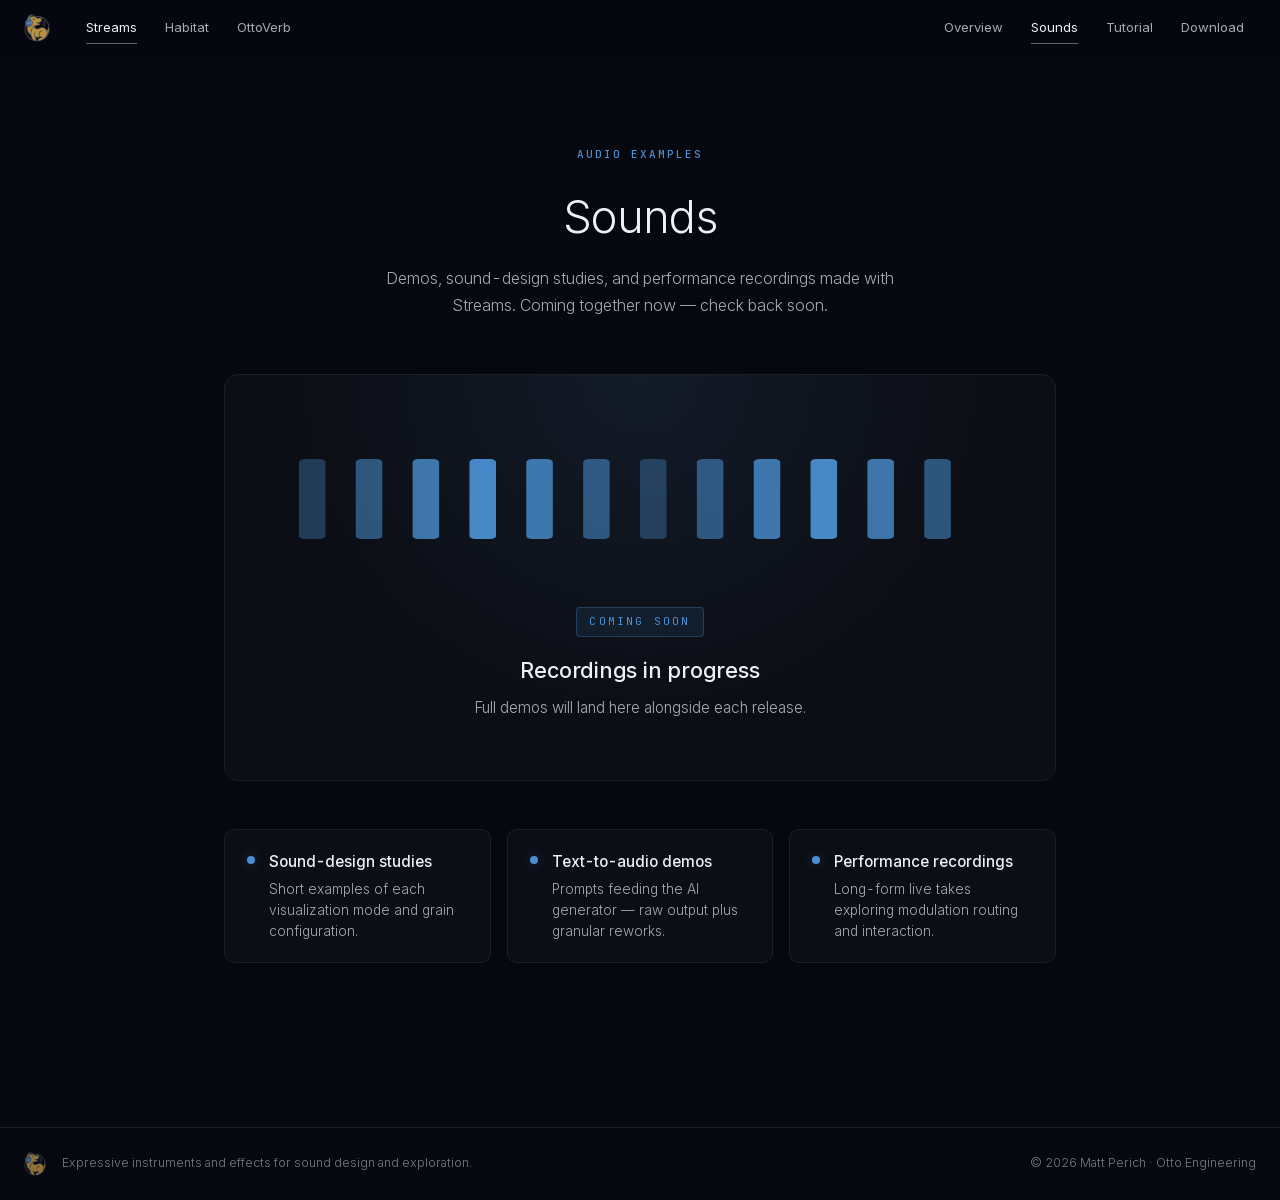
<file: streams-sounds.html>
<!DOCTYPE html>
<html lang="en">
<head>
<meta charset="UTF-8">
<meta name="viewport" content="width=device-width, initial-scale=1.0, viewport-fit=cover">
<title>Streams — Sounds</title>
<meta name="description" content="Listen to Streams granular synthesizer. Audio demos, sound design examples, and performance recordings.">
<link rel="icon" type="image/svg+xml" href="otto-favicon.svg">
<meta name="theme-color" content="#06080f">
<link rel="canonical" href="https://ottoengineering.xyz/streams-sounds">
<meta property="og:type" content="website">
<meta property="og:url" content="https://ottoengineering.xyz/streams-sounds">
<meta property="og:site_name" content="Otto Engineering">
<meta property="og:title" content="Streams — Sounds">
<meta property="og:description" content="Listen to Streams granular synthesizer. Audio demos, sound design examples, and performance recordings.">
<meta property="og:image" content="https://ottoengineering.xyz/otto-logo.png">
<meta name="twitter:card" content="summary_large_image">
<meta name="twitter:title" content="Streams — Sounds">
<meta name="twitter:description" content="Audio demos and performance recordings from Streams.">
<meta name="twitter:image" content="https://ottoengineering.xyz/otto-logo.png">
<link rel="preload" href="fonts/inter-latin-var.woff2" as="font" type="font/woff2" crossorigin>
<link rel="stylesheet" href="fonts.css">
<link rel="stylesheet" href="shared.v2.css">
<style>
body { --app-accent: var(--streams); --app-accent-dim: var(--streams-dim); --app-accent-soft: var(--streams-soft); }

.sounds-section {
  padding: 140px 24px 100px;
  max-width: 880px;
  margin: 0 auto;
}

.sounds-hero {
  text-align: center;
  margin-bottom: 56px;
}

.sounds-hero .eyebrow { color: var(--app-accent); }

.sounds-hero h1 {
  font-size: clamp(2rem, 4.5vw, 2.8rem);
  font-weight: 300;
  color: var(--text-strong);
  letter-spacing: -0.015em;
  margin: 6px 0 12px;
}

.sounds-hero p {
  color: var(--text-body);
  max-width: 56ch;
  margin: 0 auto;
  line-height: 1.65;
}

/* Animated waveform placeholder */
.sounds-placeholder {
  position: relative;
  background: var(--surface);
  border: 1px solid var(--border);
  border-radius: var(--radius-lg);
  padding: 44px 36px 36px;
  overflow: hidden;
}

.sounds-placeholder::before {
  content: '';
  position: absolute;
  inset: 0;
  background:
    radial-gradient(60% 120% at 50% 0%, var(--app-accent-soft), transparent 70%);
  pointer-events: none;
}

.wave-art {
  position: relative;
  width: 100%;
  height: 160px;
  display: block;
}

.wave-art .bar {
  fill: var(--app-accent);
  opacity: 0.35;
  transform-origin: center;
  animation: wave-pulse 2.4s var(--ease-standard) infinite;
}

.wave-art .bar.b { animation-delay: 0.12s; opacity: 0.55; }
.wave-art .bar.c { animation-delay: 0.24s; opacity: 0.8; }
.wave-art .bar.d { animation-delay: 0.36s; opacity: 0.95; }
.wave-art .bar.e { animation-delay: 0.48s; opacity: 0.8; }
.wave-art .bar.f { animation-delay: 0.60s; opacity: 0.55; }
.wave-art .bar.g { animation-delay: 0.72s; opacity: 0.35; }

@keyframes wave-pulse {
  0%, 100% { transform: scaleY(0.4); }
  50%      { transform: scaleY(1); }
}

.placeholder-body {
  position: relative;
  text-align: center;
  margin-top: 28px;
}

.placeholder-tag {
  font-family: 'JetBrains Mono', monospace;
  font-size: 11px;
  letter-spacing: 0.2em;
  text-transform: uppercase;
  color: var(--app-accent);
  background: var(--app-accent-soft);
  border: 1px solid var(--app-accent-dim);
  border-radius: 4px;
  padding: 5px 12px;
  display: inline-block;
}

.placeholder-body h2 {
  font-size: 1.35rem;
  font-weight: 500;
  color: var(--text-strong);
  margin: 16px 0 8px;
  letter-spacing: -0.01em;
}

.placeholder-body p {
  color: var(--text-body);
  font-size: 0.95rem;
  max-width: 56ch;
  margin: 0 auto 24px;
  line-height: 1.65;
}

.watch-pill {
  display: inline-flex;
  align-items: center;
  gap: 9px;
  padding: 10px 18px;
  font-size: 13px;
  font-weight: 500;
  color: var(--text-strong);
  background: var(--surface2);
  border: 1px solid var(--border-strong);
  border-radius: 999px;
  text-decoration: none;
  transition: transform var(--dur-fast) var(--ease-spring),
              border-color var(--dur-med) var(--ease-standard),
              background var(--dur-med) var(--ease-standard);
}

.watch-pill:hover {
  transform: translateY(-2px);
  border-color: var(--app-accent-dim);
  background: var(--app-accent-soft);
  text-decoration: none;
}

.watch-pill svg { width: 15px; height: 15px; fill: currentColor; }

/* "What's coming" list */
.coming-list {
  margin-top: 48px;
  display: grid;
  grid-template-columns: repeat(auto-fit, minmax(240px, 1fr));
  gap: 16px;
}

.coming-item {
  padding: 20px 22px;
  background: var(--surface);
  border: 1px solid var(--border);
  border-radius: var(--radius-md);
  display: flex;
  gap: 14px;
  align-items: flex-start;
  transition: border-color var(--dur-med) var(--ease-standard),
              transform var(--dur-med) var(--ease-spring);
}

.coming-item:hover {
  border-color: var(--app-accent-dim);
  transform: translateY(-2px);
}

.coming-item .dot {
  width: 8px;
  height: 8px;
  border-radius: 50%;
  background: var(--app-accent);
  box-shadow: 0 0 12px var(--app-accent-dim);
  flex-shrink: 0;
  margin-top: 6px;
}

.coming-item h3 {
  font-size: 0.95rem;
  font-weight: 500;
  color: var(--text-strong);
  margin-bottom: 4px;
}

.coming-item p {
  font-size: 0.85rem;
  color: var(--text-body);
  line-height: 1.55;
}

@media (prefers-reduced-motion: reduce) {
  .wave-art .bar { animation: none; transform: scaleY(0.7); }
}

@media (max-width: 640px) {
  .sounds-section { padding: 110px 20px 64px; }
  .sounds-placeholder { padding: 32px 22px 28px; }
  .wave-art { height: 120px; }
}
</style>
</head>
<body class="has-subnav">

<a class="skip-link" href="#main">Skip to content</a>

<nav class="site-nav" aria-label="Primary">
  <a href="index.html" class="logo" aria-label="Otto Engineering home"><img src="otto-logo.png" alt=""></a>
  <div class="nav-links">
    <a href="streams.html" class="active">Streams</a>
    <a href="habitat.html">Habitat</a>
    <a href="ottoverb.html">OttoVerb</a>
  </div>
  <div class="nav-right">
    <a href="streams.html" class="subnav-link">Overview</a>
    <a href="streams-sounds.html" class="active subnav-link">Sounds</a>
    <a href="streams-tutorial.html" class="subnav-link">Tutorial</a>
    <a href="download.html">Download</a>
  </div>
</nav>

<nav class="app-subnav streams" aria-label="Streams pages">
  <a href="streams.html">Overview</a>
  <a href="streams-sounds.html" class="active">Sounds</a>
  <a href="streams-tutorial.html">Tutorial</a>
</nav>

<main id="main">

<div class="sounds-section">
  <div class="sounds-hero reveal">
    <span class="eyebrow">Audio examples</span>
    <h1>Sounds</h1>
    <p>Demos, sound-design studies, and performance recordings made with Streams. Coming together now — check back soon.</p>
  </div>

  <div class="sounds-placeholder reveal">
    <svg class="wave-art" viewBox="0 0 400 160" preserveAspectRatio="none" aria-hidden="true">
      <rect class="bar a" x="20"  y="40" width="14" height="80" rx="3"/>
      <rect class="bar b" x="50"  y="40" width="14" height="80" rx="3"/>
      <rect class="bar c" x="80"  y="40" width="14" height="80" rx="3"/>
      <rect class="bar d" x="110" y="40" width="14" height="80" rx="3"/>
      <rect class="bar e" x="140" y="40" width="14" height="80" rx="3"/>
      <rect class="bar f" x="170" y="40" width="14" height="80" rx="3"/>
      <rect class="bar g" x="200" y="40" width="14" height="80" rx="3"/>
      <rect class="bar f" x="230" y="40" width="14" height="80" rx="3"/>
      <rect class="bar e" x="260" y="40" width="14" height="80" rx="3"/>
      <rect class="bar d" x="290" y="40" width="14" height="80" rx="3"/>
      <rect class="bar c" x="320" y="40" width="14" height="80" rx="3"/>
      <rect class="bar b" x="350" y="40" width="14" height="80" rx="3"/>
    </svg>

    <div class="placeholder-body">
      <span class="placeholder-tag">Coming Soon</span>
      <h2>Recordings in progress</h2>
      <p>Full demos will land here alongside each release.</p>
    </div>
  </div>

  <div class="coming-list reveal reveal-stagger">
    <div class="coming-item">
      <span class="dot"></span>
      <div>
        <h3>Sound-design studies</h3>
        <p>Short examples of each visualization mode and grain configuration.</p>
      </div>
    </div>
    <div class="coming-item">
      <span class="dot"></span>
      <div>
        <h3>Text-to-audio demos</h3>
        <p>Prompts feeding the AI generator — raw output plus granular reworks.</p>
      </div>
    </div>
    <div class="coming-item">
      <span class="dot"></span>
      <div>
        <h3>Performance recordings</h3>
        <p>Long-form live takes exploring modulation routing and interaction.</p>
      </div>
    </div>
  </div>
</div>

</main>

<footer class="site-footer">
  <div class="footer-inner">
    <div class="footer-brand">
      <img src="otto-logo.png" alt="Otto Engineering" loading="lazy">
      <p>Expressive instruments and effects for sound design and exploration.</p>
    </div>
    <span class="footer-copy">&copy; <span id="year"></span> Matt Perich &middot; Otto Engineering</span>
  </div>
</footer>

<script src="site.js" defer></script>
</body>
</html>
</file>
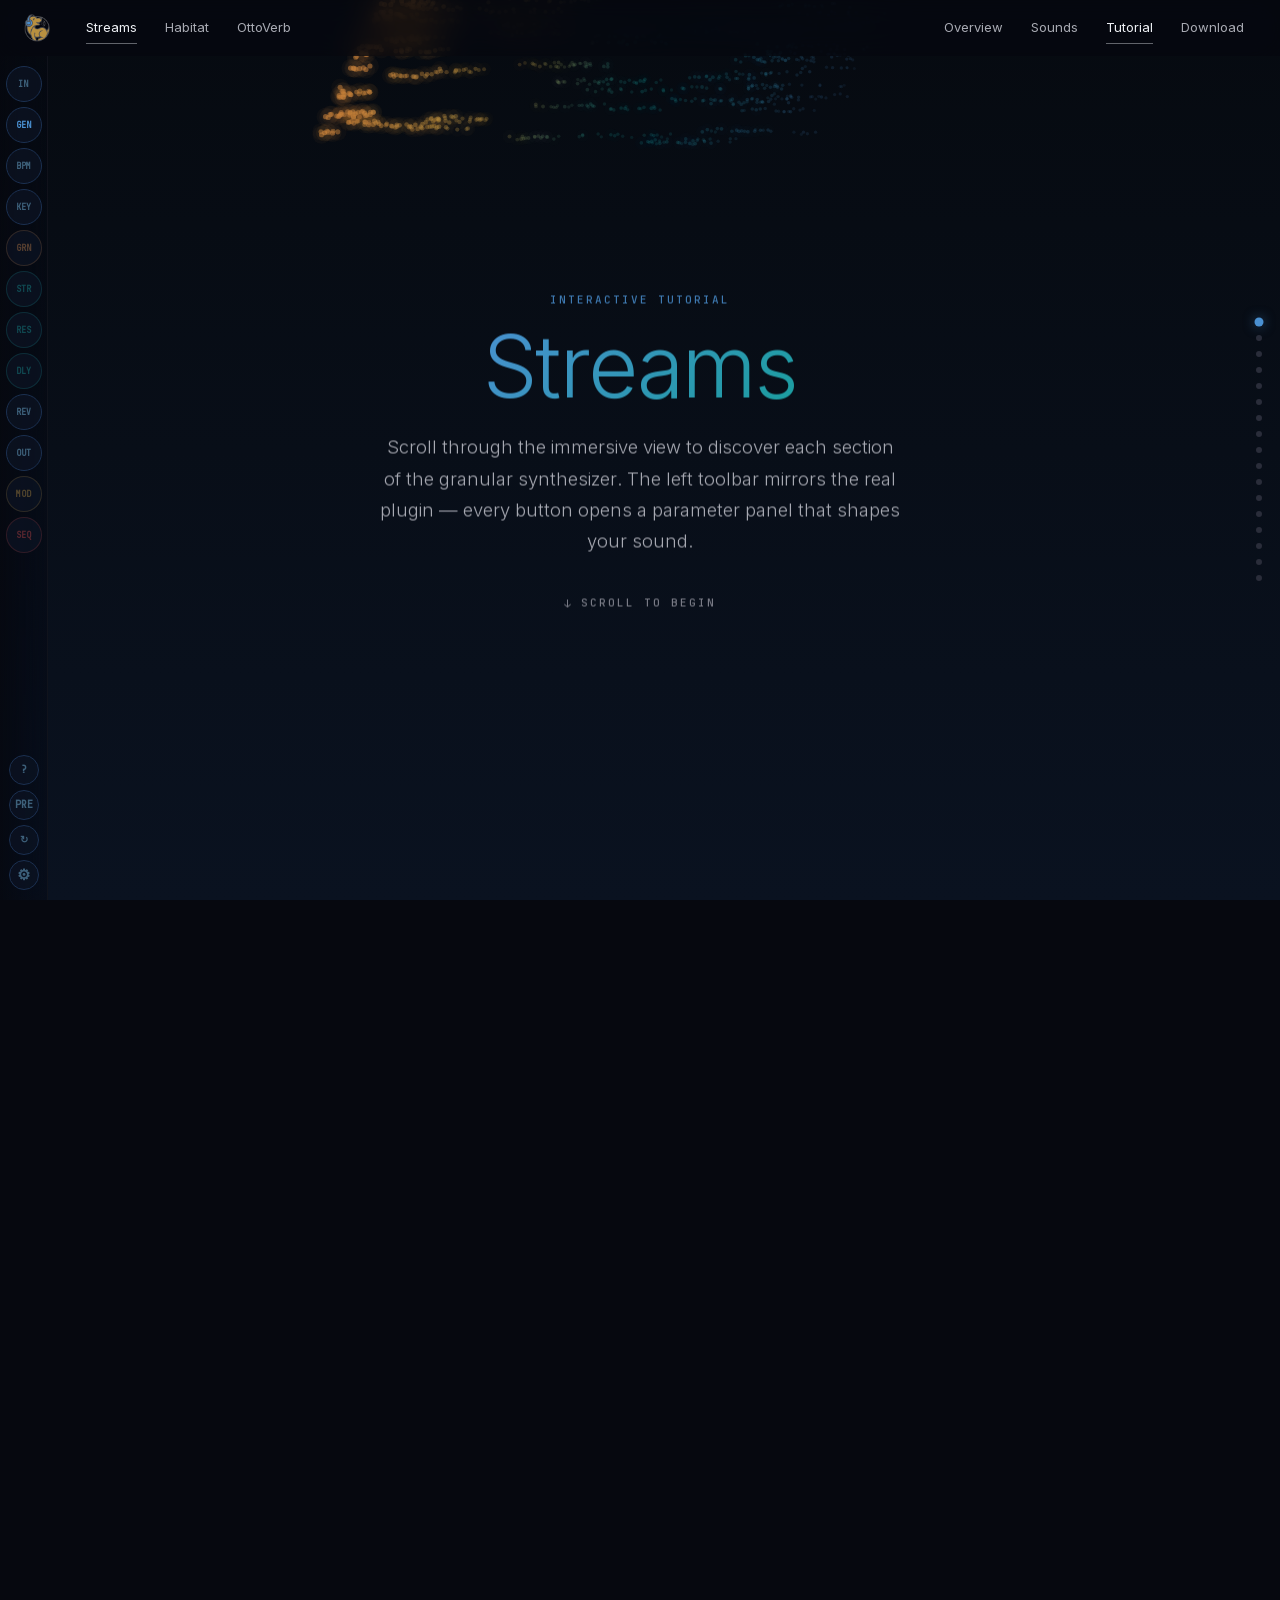
<file: streams-tutorial.html>
<!DOCTYPE html>
<html lang="en">
<head>
<meta charset="UTF-8">
<meta name="viewport" content="width=device-width, initial-scale=1.0, viewport-fit=cover">
<title>Streams Tutorial — Learn Granular Synthesis</title>
<meta name="description" content="Interactive tutorial for Streams granular synthesizer. Explore 6 visualization modes, trigger grains, shape sounds, and design textures.">
<link rel="icon" type="image/svg+xml" href="otto-favicon.svg">
<meta name="theme-color" content="#06080f">
<link rel="canonical" href="https://ottoengineering.xyz/streams-tutorial">
<meta property="og:type" content="website">
<meta property="og:url" content="https://ottoengineering.xyz/streams-tutorial">
<meta property="og:site_name" content="Otto Engineering">
<meta property="og:title" content="Streams Tutorial — Learn Granular Synthesis">
<meta property="og:description" content="Interactive tutorial for Streams granular synthesizer. Explore 6 visualization modes, trigger grains, shape sounds, and design textures.">
<meta property="og:image" content="https://ottoengineering.xyz/otto-logo.png">
<meta name="twitter:card" content="summary_large_image">
<meta name="twitter:title" content="Streams Tutorial">
<meta name="twitter:description" content="Interactive tutorial for Streams granular synthesizer.">
<meta name="twitter:image" content="https://ottoengineering.xyz/otto-logo.png">
<link rel="preload" href="fonts/inter-latin-var.woff2" as="font" type="font/woff2" crossorigin>
<link rel="stylesheet" href="fonts.css">
<link rel="stylesheet" href="shared.v2.css">
<style>

/* ── App palette overrides (match actual Streams app) ─── */
/* The website uses neutral grays, but the app UI is      */
/* blue-tinted — override for in-app elements.            */

:root {
  --app-surface:    #080b14;
  --app-surface2:   #0a0e18;
  --app-border:     #1b3050;
  --app-text:       #b8cfe0;
  --app-text-dim:   #3d607a;
  --app-text-bright:#e8f4ff;
}

/* ── Fixed immersive canvas background ────────────────── */

#vizLayer {
  position: fixed;
  inset: 0;
  z-index: 0;
}

#vizLayer canvas {
  display: block;
  width: 100%;
  height: 100%;
  touch-action: none;
  cursor: crosshair;
}

/* ── Top nav bar ──────────────────────────────────────── */

/* Override z-index so header renders above sidebar */
.site-nav { z-index: 110; }

/* ── Scroll progress bar ──────────────────────────────── */

#scrollProgress {
  position: fixed;
  top: 56px;
  left: 0;
  right: 0;
  height: 2px;
  z-index: 105;
  pointer-events: none;
  transform-origin: left;
  transform: scaleX(0);
  transition: transform 80ms linear;
  background: linear-gradient(90deg, var(--accent), var(--teal));
  box-shadow: 0 0 12px rgba(74, 144, 209, 0.35);
}

/* ── Fixed left nav strip (replica of plugin UI) ──────── */

#navStrip {
  position: fixed;
  left: 0;
  top: 56px;
  bottom: 0;
  width: 48px;
  z-index: 50;
  display: flex;
  flex-direction: column;
  align-items: center;
  padding: 10px 0;
  gap: 5px;
  background: linear-gradient(to right, rgba(6,8,15,0.85), rgba(6,8,15,0.4));
  backdrop-filter: blur(12px) saturate(1.4);
  -webkit-backdrop-filter: blur(12px) saturate(1.4);
  border-right: 1px solid rgba(28, 30, 40, 0.5);
}

.nav-btn {
  position: relative;
  width: 36px;
  height: 36px;
  border-radius: 50%;
  border: 1px solid var(--app-border);
  background: rgba(13,20,36,0.7);
  color: var(--app-text-dim);
  font-family: 'JetBrains Mono', monospace;
  font-size: 8px;
  font-weight: 700;
  letter-spacing: 0.04em;
  cursor: pointer;
  display: flex;
  align-items: center;
  justify-content: center;
  flex-shrink: 0;
  transition: all 0.4s;
}

.nav-btn:hover { border-color: var(--accent); color: var(--app-text); background: rgba(74,144,209,0.08); }
.nav-btn.orange:hover { border-color: rgba(200,134,74,0.5); color: rgba(200,134,74,0.7); }
.nav-btn.teal:hover   { border-color: rgba(26,158,158,0.5);  color: rgba(26,158,158,0.7); }
.nav-btn.amber:hover  { border-color: rgba(184,144,64,0.5);  color: rgba(184,144,64,0.7); }
.nav-btn.red:hover    { border-color: rgba(200,70,70,0.5);   color: rgba(200,70,70,0.7); }

.nav-btn.orange { color: rgba(200,134,74,0.4); border-color: rgba(200,134,74,0.2); }
.nav-btn.teal   { color: rgba(26,158,158,0.4); border-color: rgba(26,158,158,0.2); }
.nav-btn.amber  { color: rgba(184,144,64,0.4); border-color: rgba(184,144,64,0.2); }
.nav-btn.red    { color: rgba(200,70,70,0.4); border-color: rgba(200,70,70,0.2); }

.nav-btn.active {
  border-color: var(--accent);
  color: var(--accent);
  background: rgba(74,144,209,0.15);
  box-shadow: 0 0 12px rgba(74,144,209,0.2);
}
.nav-btn.orange.active { border-color: var(--warm); color: var(--warm); background: var(--warm-glow); box-shadow: 0 0 12px rgba(200,134,74,0.2); }
.nav-btn.teal.active   { border-color: var(--teal); color: var(--teal); background: var(--teal-glow); box-shadow: 0 0 12px rgba(26,158,158,0.2); }
.nav-btn.amber.active  { border-color: var(--amber); color: var(--amber); background: var(--amber-glow); box-shadow: 0 0 12px rgba(184,144,64,0.2); }
.nav-btn.red.active    { border-color: var(--red); color: var(--red); background: var(--red-glow); box-shadow: 0 0 12px rgba(200,70,70,0.2); }

/* ── Description overlay (above param panel) ─────────── */

#descOverlay {
  position: fixed;
  left: 56px;
  z-index: 61;
  background: rgba(8,11,20,0.92);
  backdrop-filter: blur(16px) saturate(1.4);
  -webkit-backdrop-filter: blur(16px) saturate(1.4);
  border: 1px solid var(--app-border);
  border-radius: var(--radius-md);
  padding: 14px 16px;
  width: 240px;
  box-shadow: 0 8px 32px rgba(0,0,0,0.5);
  opacity: 0;
  transform: translateX(-8px);
  transition: opacity var(--dur-med) var(--ease-standard),
              transform var(--dur-med) var(--ease-standard);
  pointer-events: none;
}

#descOverlay.visible {
  opacity: 1;
  transform: translateX(0);
  pointer-events: auto;
}

#descOverlay.border-orange { border-color: rgba(200,134,74,0.3); }
#descOverlay.border-teal   { border-color: rgba(26,158,158,0.3); }
#descOverlay.border-amber  { border-color: rgba(184,144,64,0.3); }
#descOverlay.border-red    { border-color: rgba(200,70,70,0.3); }

.desc-tag {
  font-family: 'JetBrains Mono', monospace;
  font-size: 9px;
  font-weight: 700;
  letter-spacing: 0.15em;
  text-transform: uppercase;
  color: var(--accent);
  margin-bottom: 6px;
}

.desc-tag.orange { color: var(--warm); }
.desc-tag.teal   { color: var(--teal); }
.desc-tag.amber  { color: var(--amber); }
.desc-tag.red    { color: var(--red); }

#descOverlay h3 {
  font-size: 1rem;
  font-weight: 500;
  color: var(--app-text-bright);
  margin-bottom: 4px;
  line-height: 1.3;
}

#descOverlay p {
  font-size: 0.8rem;
  color: var(--app-text);
  line-height: 1.5;
  margin: 0;
}

/* Stagger-reveal contents on step change */
#descOverlay .desc-tag,
#descOverlay h3,
#descOverlay p {
  opacity: 0;
  transform: translateY(6px);
  transition: opacity var(--dur-med) var(--ease-out),
              transform var(--dur-med) var(--ease-out);
}
#descOverlay.visible .desc-tag { opacity: 1; transform: translateY(0); transition-delay: 60ms; }
#descOverlay.visible h3        { opacity: 1; transform: translateY(0); transition-delay: 120ms; }
#descOverlay.visible p         { opacity: 1; transform: translateY(0); transition-delay: 180ms; }

/* ── Floating param panel (exact V2 Immersive replica) ── */

#floatPanel {
  position: fixed;
  left: 56px;
  z-index: 60;
  background: var(--app-surface);
  backdrop-filter: blur(16px) saturate(1.4);
  -webkit-backdrop-filter: blur(16px) saturate(1.4);
  border: 1px solid var(--app-border);
  border-radius: var(--radius-md);
  padding: 14px 16px;
  width: 240px;
  max-height: 70vh;
  overflow-y: auto;
  box-shadow: 0 8px 32px rgba(0,0,0,0.4);
  opacity: 0;
  transform: translateX(-8px);
  transition: opacity var(--dur-med) var(--ease-standard),
              transform var(--dur-med) var(--ease-standard);
  pointer-events: none;
  scrollbar-width: thin;
  scrollbar-color: var(--app-border) transparent;
  display: flex;
  flex-direction: column;
  gap: 12px;
}

#floatPanel::-webkit-scrollbar { width: 4px; }
#floatPanel::-webkit-scrollbar-thumb { background: var(--app-border); border-radius: 2px; }

#floatPanel.visible {
  opacity: 1;
  transform: translateX(0);
  pointer-events: auto;
}

#floatPanel.panel-orange { border-color: rgba(200,134,74,0.3); }
#floatPanel.panel-teal   { border-color: rgba(26,158,158,0.3); }
#floatPanel.panel-amber  { border-color: rgba(184,144,64,0.3); }
#floatPanel.panel-red    { border-color: rgba(200,70,70,0.3); }

/* ── Parameter rows (exact plugin classes) ───────────── */

.param {
  display: flex;
  flex-direction: column;
  gap: 4px;
}

.param-row {
  display: flex;
  justify-content: space-between;
  align-items: baseline;
}

.param-label {
  font-size: 11px;
  color: #8fb8d0;
  letter-spacing: .04em;
}

.param-value {
  font-size: 11px;
  font-weight: 500;
  font-variant-numeric: tabular-nums;
  font-family: 'SF Mono', 'Fira Code', 'Consolas', monospace;
  color: #b8cfe0;
  min-width: 72px;
  text-align: right;
}

/* Range slider (exact plugin styling) */
#floatPanel input[type=range] {
  -webkit-appearance: none;
  appearance: none;
  width: calc(100% - 6px);
  margin: 0 3px;
  height: 3px;
  border-radius: 2px;
  outline: none;
  cursor: pointer;
  background: linear-gradient(to right,
    var(--slider-accent, var(--accent)) 0%,
    var(--slider-accent, var(--accent)) var(--fill, 50%),
    var(--app-border) var(--fill, 50%),
    var(--app-border) 100%);
}

#floatPanel input[type=range]::-webkit-slider-thumb {
  -webkit-appearance: none;
  width: 9px;
  height: 9px;
  border-radius: 50%;
  background: #b8cfe0;
  box-shadow: 0 0 0 2px var(--slider-accent, var(--accent)), 0 0 8px var(--slider-glow, rgba(74,144,209,0.18));
  cursor: pointer;
  transition: transform .1s, box-shadow .15s;
}

#floatPanel input[type=range]::-webkit-slider-thumb:hover {
  transform: scale(1.25);
  box-shadow: 0 0 0 2px var(--slider-accent, var(--accent)), 0 0 14px var(--slider-glow, rgba(74,144,209,0.25));
}

#floatPanel input[type=range]::-moz-range-thumb {
  width: 9px;
  height: 9px;
  border: none;
  border-radius: 50%;
  background: #b8cfe0;
  box-shadow: 0 0 0 2px var(--slider-accent, var(--accent));
  cursor: pointer;
}

/* Toggle button (exact plugin .toggle-btn) */
.toggle-btn {
  padding: 3px 10px;
  border: 1px solid var(--app-border);
  border-radius: 3px;
  background: var(--app-surface2);
  color: var(--app-text-dim);
  font-size: 10px;
  font-weight: 700;
  letter-spacing: .12em;
  cursor: pointer;
  transition: all .15s;
  font-family: inherit;
}

.toggle-btn.active {
  background: rgba(74,144,209,.15);
  border-color: var(--accent);
  color: var(--accent);
}

/* Subsection divider (exact plugin .subsection-divider) */
.subsection-divider {
  display: flex;
  align-items: center;
  gap: 7px;
  margin: 10px 0 6px;
}

.subsection-divider::before { display: none; }

.subsection-divider::after {
  content: '';
  flex: 1;
  height: 1px;
  background: rgba(74,144,209,0.08);
}

.subsection-label {
  font-size: 9px;
  font-weight: 700;
  letter-spacing: .18em;
  text-transform: uppercase;
  color: var(--accent);
  white-space: nowrap;
}

/* Seg button group (exact plugin .seg-btn) */
.seg-btn-group {
  display: flex;
  gap: 4px;
  flex-wrap: wrap;
  margin: 2px 0;
}

.seg-row {
  display: flex;
  gap: 2px;
}

.seg-btn {
  flex: 1;
  padding: 3px 0;
  font-family: inherit;
  font-size: 9px;
  font-weight: 700;
  text-transform: uppercase;
  letter-spacing: .08em;
  border: 1px solid var(--app-border);
  border-radius: 3px;
  background: var(--app-surface2);
  color: var(--app-text-dim);
  cursor: pointer;
  transition: background .15s, color .15s;
}

.seg-btn.active {
  border-color: var(--accent);
  color: var(--accent);
  background: rgba(74,144,209,0.15);
}

/* ── Select dropdown (exact plugin .param-select) ──────── */

.param-select {
  -webkit-appearance: none;
  appearance: none;
  width: 100%;
  padding: 6px 28px 6px 10px;
  background-color: var(--app-surface2);
  background-image: url("data:image/svg+xml,%3Csvg xmlns='http://www.w3.org/2000/svg' width='8' height='5'%3E%3Cpath d='M0 0l4 5 4-5z' fill='%233d607a'/%3E%3C/svg%3E");
  background-repeat: no-repeat;
  background-position: right 9px center;
  border: 1px solid var(--app-border);
  border-radius: 4px;
  color: var(--app-text);
  font-size: 11px;
  font-family: inherit;
  cursor: pointer;
  outline: none;
  transition: border-color .15s;
}

.param-select.small {
  padding: 3px 20px 3px 8px;
  font-size: 10px;
  border-radius: 3px;
  background-position: right 7px center;
  width: auto;
  min-width: 44px;
}

.param-select option { background: #111c30; color: var(--app-text); }

/* ── Action button (exact plugin .sample-btn) ──────────── */

.sample-btn {
  font-family: inherit;
  font-size: 10px;
  font-weight: 600;
  letter-spacing: .04em;
  padding: 3px 12px;
  border-radius: 4px;
  border: 1px solid var(--app-border);
  background: var(--app-surface);
  color: var(--app-text);
  cursor: pointer;
  transition: background .15s, border-color .15s, color .15s;
}

.sample-btn.active {
  background: rgba(100, 160, 255, 0.2);
  border-color: var(--accent);
  color: var(--accent);
}

.sample-btn.clear { font-weight: 400; }

/* ── Preset buttons (exact plugin .preset-btn) ─────────── */

.presets {
  display: flex;
  flex-wrap: wrap;
  gap: 5px;
}

.preset-btn {
  padding: 4px 9px;
  border: 1px solid var(--app-border);
  border-radius: 3px;
  background: var(--app-surface2);
  color: var(--app-text-dim);
  font-size: 9px;
  font-weight: 600;
  letter-spacing: .08em;
  cursor: pointer;
  transition: all .15s;
  font-family: inherit;
}

.preset-btn.active {
  background: rgba(74,144,209,.12);
  border-color: var(--accent);
  color: var(--accent);
}

/* ── LFO block (exact plugin structure) ────────────────── */

.lfo-block {
  background: rgba(255,255,255,0.02);
  border: 1px solid var(--app-border);
  border-radius: 5px;
  padding: 10px 10px 8px;
  margin-bottom: 8px;
  display: flex;
  flex-direction: column;
  gap: 8px;
}

.lfo-block-label {
  font-size: 8px;
  font-weight: 700;
  letter-spacing: .12em;
  text-transform: uppercase;
  color: #b89040;
  opacity: 0.6;
}

.lfo-top-row {
  display: flex;
  align-items: center;
  gap: 6px;
}

.lfo-top-row .param-select {
  flex: 1;
  padding: 3px 20px 3px 8px;
  font-size: 10px;
  border-radius: 3px;
  background-position: right 7px center;
}

.lfo-dest-btn {
  font-size: 9px;
  font-weight: 600;
  padding: 3px 8px;
  border: 1px dashed var(--app-border);
  border-radius: 3px;
  background: transparent;
  color: var(--app-text-dim);
  cursor: pointer;
  font-family: inherit;
}

.lfo-dest-btn.assigned {
  border-style: solid;
  border-color: rgba(184,144,64,0.3);
  color: #b89040;
}

/* ── Sequencer mode group (exact plugin structure) ──────── */

.seq-mode-group {
  display: inline-flex;
  gap: 0;
  border-radius: 4px;
  overflow: hidden;
  border: 1px solid rgba(200,70,70,.3);
}

.seq-mode-btn {
  padding: 3px 8px;
  font-size: 10px;
  background: transparent;
  color: #8aa;
  border: none;
  border-right: 1px solid rgba(200,70,70,.15);
  cursor: pointer;
  transition: all .15s;
  white-space: nowrap;
  font-family: inherit;
}

.seq-mode-btn:last-child { border-right: none; }

.seq-mode-btn.active {
  background: rgba(200,70,70,.15);
  color: #c84646;
}

/* ── Waveform placeholder ──────────────────────────────── */

.waveform-placeholder {
  position: relative;
  width: 100%;
  height: 48px;
  border: 1px solid rgba(27,48,80,0.4);
  border-radius: 3px;
  background: #060a10;
  display: flex;
  align-items: center;
  justify-content: center;
  margin: 4px 0;
}

.waveform-placeholder span {
  font-size: 9px;
  color: var(--app-text-dim);
  letter-spacing: .06em;
}

/* Panel hint */
.panel-hint {
  font-family: 'JetBrains Mono', monospace;
  font-size: 10px;
  color: var(--teal);
  background: rgba(26,158,158,0.08);
  border: 1px solid rgba(26,158,158,0.15);
  border-radius: 5px;
  padding: 6px 10px;
  margin-top: 4px;
}

/* Latent navigator (replica of Streams Generate panel) */
.latent-nav-wrap {
  position: relative;
  width: 100%;
  aspect-ratio: 16 / 11;
  background: #060a10;
  border: 1px solid rgba(27,48,80,0.4);
  border-radius: 3px;
  overflow: hidden;
  margin-top: 4px;
}
.latent-nav-wrap::before,
.latent-nav-wrap::after {
  content: '';
  position: absolute;
  background: rgba(255,255,255,0.04);
}
.latent-nav-wrap::before { left: 0; right: 0; top: 50%; height: 1px; }
.latent-nav-wrap::after  { top: 0; bottom: 0; left: 50%; width: 1px; }

.latent-nav-dot {
  position: absolute;
  width: 6px;
  height: 6px;
  border-radius: 50%;
  background: #4a90d1;
  transform: translate(-50%, -50%);
  box-shadow: 0 0 5px rgba(74,144,209,0.5);
}

.latent-nav-cursor {
  position: absolute;
  width: 14px;
  height: 14px;
  border-radius: 50%;
  border: 1.5px solid #f6c863;
  box-shadow: 0 0 8px rgba(246,200,99,0.4);
  transform: translate(-50%, -50%);
  animation: latent-nav-wander 12s ease-in-out infinite;
}
.latent-nav-cursor::after {
  content: '';
  position: absolute;
  inset: 4px;
  border-radius: 50%;
  background: #f6c863;
}

@keyframes latent-nav-wander {
  0%   { left: 22%; top: 30%; }
  20%  { left: 70%; top: 22%; }
  40%  { left: 80%; top: 66%; }
  60%  { left: 42%; top: 76%; }
  80%  { left: 20%; top: 60%; }
  100% { left: 22%; top: 30%; }
}

.latent-nav-hint {
  position: absolute;
  top: 4px;
  left: 6px;
  font-size: 9px;
  color: #555;
  opacity: 0.8;
  pointer-events: none;
  letter-spacing: 0.04em;
}

.latent-nav-count {
  font-size: 9px;
  color: var(--app-text);
  opacity: 0.7;
}

/* ── Section color overrides (exact plugin V2 rules) ─── */

/* Orange (Grain) */
.panel-orange { --slider-accent: #c8864a; --slider-glow: rgba(200,134,74,.22); }
.panel-orange .param-label { color: #c8864a; }
.panel-orange .param-value { color: #c8864a; opacity: 0.7; }
.panel-orange .subsection-label { color: #c8864a; }
.panel-orange .subsection-divider::after { background: rgba(200,134,74,.1); }
.panel-orange .toggle-btn.active { background: rgba(200,134,74,.15); border-color: #c8864a; color: #c8864a; }
.panel-orange .seg-btn.active { border-color: #c8864a; color: #c8864a; background: rgba(200,134,74,0.08); }
.panel-orange .sample-btn.active { background: rgba(200,134,74,.15); border-color: #c8864a; color: #c8864a; }
.panel-orange .preset-btn.active { background: rgba(200,134,74,.12); border-color: #c8864a; color: #c8864a; }

/* Teal (Stream, Resonator, Delay) */
.panel-teal { --slider-accent: #1a9e9e; --slider-glow: rgba(26,158,158,.18); }
.panel-teal .param-label { color: #1a9e9e; }
.panel-teal .param-value { color: #1a9e9e; opacity: 0.7; }
.panel-teal .subsection-label { color: #1a9e9e; }
.panel-teal .subsection-divider::after { background: rgba(26,158,158,.08); }
.panel-teal .toggle-btn.active { border-color: #1a9e9e; color: #1a9e9e; background: rgba(26,158,158,.12); }
.panel-teal .seg-btn.active { border-color: #1a9e9e; color: #1a9e9e; background: rgba(26,158,158,.12); }
.panel-teal .sample-btn.active { background: rgba(26,158,158,.12); border-color: #1a9e9e; color: #1a9e9e; }

/* Amber (Modulation) */
.panel-amber { --slider-accent: #b89040; --slider-glow: rgba(184,144,64,.25); }
.panel-amber .param-label { color: #b89040; }
.panel-amber .param-value { color: #b89040; opacity: 0.7; }
.panel-amber .subsection-label { color: #b89040; }
.panel-amber .subsection-divider::after { background: rgba(184,144,64,.08); }
.panel-amber .toggle-btn.active { border-color: #b89040; color: #b89040; background: rgba(184,144,64,.08); }
.panel-amber .seg-btn.active { border-color: #b89040; color: #b89040; background: rgba(184,144,64,.08); }
.panel-amber .sample-btn.active { background: rgba(184,144,64,.12); border-color: #b89040; color: #b89040; }

/* Red (Sequencer) */
.panel-red { --slider-accent: #c84646; --slider-glow: rgba(200,70,70,.25); }
.panel-red .param-label { color: #c84646; }
.panel-red .param-value { color: #c84646; opacity: 0.7; }
.panel-red .subsection-label { color: #c84646; }
.panel-red .subsection-divider::after { background: rgba(200,70,70,.08); }
.panel-red .toggle-btn.active { border-color: #c84646; color: #c84646; background: rgba(200,70,70,.08); }
.panel-red .seg-btn.active { border-color: #c84646; color: #c84646; background: rgba(200,70,70,.08); }
.panel-red .sample-btn.active { background: rgba(200,70,70,.12); border-color: #c84646; color: #c84646; }

/* ── Mode selector (inside STR panel) ─────────────────── */

.mode-btns {
  display: flex;
  gap: 4px;
  flex-wrap: wrap;
  margin: 8px 0;
}

.mode-btn {
  padding: 5px 10px;
  font-family: 'JetBrains Mono', monospace;
  font-size: 10px;
  font-weight: 600;
  border: 1px solid var(--app-border);
  border-radius: 4px;
  background: var(--app-surface2);
  color: var(--app-text-dim);
  cursor: pointer;
  transition: all 0.2s;
}

.mode-btn:hover { border-color: var(--teal); color: var(--teal); }
.mode-btn.active { border-color: var(--teal); color: var(--teal); background: var(--teal-glow); }

/* ── Scroll sections (invisible spacers that drive state) ── */

.scroll-section {
  position: relative;
  z-index: 1;
  height: 100vh;
  height: 100dvh; /* track the visual viewport on mobile so step centers
                     stay aligned as the URL bar shows/hides */
  pointer-events: none;
}

/* First section is taller so user sees the intro */
.scroll-section:first-child { height: 110vh; height: 110dvh; }
/* Last section needs extra space for CTA */
.scroll-section:last-child  { height: 60vh;  height: 60dvh;  }

/* ── Intro overlay (shown at top) ─────────────────────── */

#introOverlay {
  position: fixed;
  top: 50%;
  left: 50%;
  transform: translate(-50%, -50%);
  z-index: 40;
  text-align: center;
  max-width: 620px;
  padding: 0 var(--space-6);
  animation: intro-rise 1.1s var(--ease-out) 0.1s both;
  will-change: opacity, transform;
}

#introOverlay.hidden {
  opacity: 0;
  pointer-events: none;
  transition: opacity var(--dur-med) var(--ease-out);
}

@keyframes intro-rise {
  from { opacity: 0; transform: translate(-50%, calc(-50% + 14px)); }
  to   { opacity: 1; transform: translate(-50%, -50%); }
}

#introOverlay .eyebrow {
  color: var(--streams);
  opacity: 0.85;
  margin-bottom: var(--space-3);
}

#introOverlay h1 {
  font-size: var(--fs-4xl);
  font-weight: 300;
  letter-spacing: -0.02em;
  line-height: 1.05;
  color: var(--text-heading);
  margin-bottom: var(--space-5);
}

#introOverlay h1 span {
  background: linear-gradient(135deg, var(--accent), var(--teal));
  -webkit-background-clip: text;
  -webkit-text-fill-color: transparent;
  background-clip: text;
}

#introOverlay p {
  font-size: clamp(1rem, 1.6vw, 1.15rem);
  color: var(--text-body);
  line-height: 1.7;
  font-weight: 300;
  max-width: 520px;
  margin: 0 auto var(--space-8);
}

#introOverlay .scroll-cue {
  display: inline-block;
  font-family: 'JetBrains Mono', monospace;
  font-size: 11px;
  font-weight: 500;
  letter-spacing: 0.18em;
  text-transform: uppercase;
  color: var(--text-dim);
  animation: scroll-cue-pulse 2.4s var(--ease-in-out) infinite;
}

#introOverlay .scroll-cue::before {
  content: "↓";
  display: inline-block;
  margin-right: 8px;
  transform: translateY(1px);
}

@keyframes scroll-cue-pulse {
  0%, 100% { opacity: 0.45; transform: translateY(0); }
  50%      { opacity: 0.85; transform: translateY(3px); }
}

/* ── CTA footer ───────────────────────────────────────── */

#ctaFooter {
  position: fixed;
  bottom: 0;
  left: 0;
  right: 0;
  z-index: 40;
  text-align: center;
  padding: var(--space-8) var(--space-6) var(--space-6);
  background: linear-gradient(transparent, rgba(6, 8, 15, 0.75) 40%, rgba(6, 8, 15, 0.96));
  opacity: 0;
  transform: translateY(20px);
  transition: opacity var(--dur-med) var(--ease-standard),
              transform var(--dur-med) var(--ease-spring);
  pointer-events: none;
}

#ctaFooter.visible {
  opacity: 1;
  transform: translateY(0);
  pointer-events: auto;
}

#ctaFooter .cta-note {
  font-size: var(--fs-xs);
  color: var(--text-dim);
  margin-top: var(--space-4);
  letter-spacing: 0.02em;
}

#ctaFooter .cta-note a {
  color: var(--text-body);
  text-decoration: none;
  transition: color var(--dur-fast) var(--ease-standard);
}

#ctaFooter .cta-note a:hover { color: var(--streams); }

/* ── Right-side step progress ─────────────────────────── */

#stepDots {
  position: fixed;
  right: 18px;
  top: 50%;
  transform: translateY(-50%);
  z-index: 40;
  display: flex;
  flex-direction: column;
  gap: 10px;
}

.step-dot {
  width: 6px;
  height: 6px;
  border-radius: 50%;
  background: var(--border-strong, var(--app-border));
  transition: background var(--dur-med) var(--ease-standard),
              transform var(--dur-fast) var(--ease-spring),
              box-shadow var(--dur-med) var(--ease-standard);
  cursor: pointer;
}
.step-dot:hover { background: var(--text-dim); transform: scale(1.2); }
.step-dot.active {
  background: var(--streams);
  transform: scale(1.5);
  box-shadow: 0 0 8px rgba(74, 144, 209, 0.5);
}

/* ── Toolbar buttons (bottom of nav strip) ───────────── */

.nav-spacer {
  flex: 1;
  min-height: 8px;
}

.tool-btn {
  position: relative;
  width: 30px;
  height: 30px;
  border-radius: 50%;
  border: 1px solid var(--app-border);
  background: rgba(13,20,36,0.7);
  color: var(--app-text-dim);
  font-family: 'JetBrains Mono', monospace;
  font-size: 10px;
  font-weight: 700;
  cursor: pointer;
  display: flex;
  align-items: center;
  justify-content: center;
  flex-shrink: 0;
  transition: all 0.4s;
  padding: 0;
}

.tool-btn:hover { border-color: var(--accent); color: var(--app-text); background: rgba(74,144,209,0.08); }

.tool-btn.active {
  border-color: var(--accent);
  color: var(--accent);
  background: rgba(74,144,209,0.15);
  box-shadow: 0 0 12px rgba(74,144,209,0.2);
}

.tool-btn.gear { font-size: 15px; line-height: 1; }

/* ── Nav-strip tooltip (hover full names) ─────────────── */

.nav-btn[data-tip]::after,
.tool-btn[data-tip]::after {
  content: attr(data-tip);
  position: absolute;
  left: calc(100% + 12px);
  top: 50%;
  transform: translateY(-50%) translateX(-4px);
  padding: 5px 10px;
  background: rgba(8, 11, 20, 0.96);
  backdrop-filter: blur(12px) saturate(1.4);
  -webkit-backdrop-filter: blur(12px) saturate(1.4);
  border: 1px solid var(--app-border);
  border-radius: var(--radius-sm);
  color: var(--app-text);
  font-family: 'JetBrains Mono', monospace;
  font-size: 10px;
  font-weight: 500;
  letter-spacing: 0.04em;
  white-space: nowrap;
  opacity: 0;
  pointer-events: none;
  transition: opacity var(--dur-fast) var(--ease-standard),
              transform var(--dur-fast) var(--ease-standard);
  z-index: 80;
  box-shadow: 0 4px 16px rgba(0, 0, 0, 0.4);
}

.nav-btn:hover[data-tip]::after,
.tool-btn:hover[data-tip]::after {
  opacity: 1;
  transform: translateY(-50%) translateX(0);
  transition-delay: 150ms;
}

@media (max-width: 768px) {
  [data-tip]::after { display: none !important; }
}

/* ── Responsive ───────────────────────────────────────── */

/* Tablet: tighten panel widths */
@media (max-width: 1024px) {
  #descOverlay, #floatPanel { width: 220px; }
  #introOverlay { max-width: 90%; }
}

/* Phone / small tablet: shrink the desktop plugin replica to something that
   fits a portrait phone. The nav strip stays (tap-to-jump), tool buttons
   that don't map to a scroll step are hidden, and #descOverlay + #floatPanel
   stack as bottom sheets above the CTA footer. Viz plays behind. */
@media (max-width: 768px) {
  #stepDots { display: none; }
  #vizLayer canvas { touch-action: auto; cursor: default; }

  /* Compact left nav strip (tap buttons to jump between steps).
     Shift below the app-subnav (top:52, height:40 → bottom:92), which
     otherwise sits on top of and hides the first nav button. */
  #navStrip {
    top: 96px;
    width: 40px;
    padding: 8px 0;
    gap: 3px;
    overflow-y: auto;
    scrollbar-width: none;
  }
  #navStrip::-webkit-scrollbar { display: none; }
  /* Larger tap targets — 28px was below the ~36-44px guideline. */
  .nav-btn { width: 34px; height: 34px; font-size: 8px; }
  .tool-btn { display: none; }             /* click-only tools, not scroll-linked */
  .nav-spacer { flex: 0 0 4px; min-height: 4px; }

  /* #descOverlay: bottom card shifted right of the nav strip, clear of the
     ~108px-tall #ctaFooter when it fades in on the end step. */
  #descOverlay {
    left: 48px;
    right: 16px;
    top: auto;
    bottom: 120px;
    width: auto;
    max-height: 24vh;
    overflow-y: auto;
    transform: translateY(12px);
    padding: 14px 16px;
    border-radius: 14px;
  }
  #descOverlay.visible { transform: translateY(0); }

  /* #floatPanel: stacked above #descOverlay so the user sees the parameter
     sliders alongside the description, matching the desktop layout. */
  #floatPanel {
    left: 48px;
    right: 16px;
    top: auto;
    bottom: calc(120px + 24vh + 8px);
    width: auto;
    max-height: 28vh;
    padding: 12px 14px;
    border-radius: 14px;
    transform: translateY(12px);
  }
  #floatPanel.visible { transform: translateY(0); }

  #introOverlay { max-width: 92%; padding: 0 var(--space-4); }
  #introOverlay h1 { font-size: clamp(2rem, 10vw, 3rem); }
  #ctaFooter { padding: var(--space-6) var(--space-4) var(--space-4); }
  #ctaFooter .btn-primary { padding: 12px 22px; font-size: 13px; }
}

@media (prefers-reduced-motion: reduce) {
  #floatPanel, #descOverlay, #introOverlay, #ctaFooter { transition: none; }
  #introOverlay { animation: none; }
  .scroll-cue { animation: none; opacity: 0.5; }
  .latent-nav-cursor { animation: none; }
}

/* Canvas pause button — override for full-viewport viz */
.canvas-pause#vizPause {
  position: fixed;
  bottom: 16px;
  right: 16px;
  z-index: 70;
  opacity: 0;
  visibility: hidden;
  pointer-events: none;
}
body:hover .canvas-pause#vizPause,
.canvas-pause#vizPause:focus-visible,
.canvas-pause#vizPause.paused {
  opacity: 0.85;
  visibility: visible;
  pointer-events: auto;
  transition-delay: 0s;
}
@media (max-width: 768px) {
  .canvas-pause#vizPause { display: none; }
}

/* ── Window shape buttons (GRN panel) ────────────────── */

.tut-win-btns {
  display: grid;
  grid-template-columns: 1fr 1fr;
  gap: 6px;
  margin: 8px 0;
}

.tut-win-btn {
  display: flex;
  flex-direction: column;
  align-items: center;
  gap: 3px;
  padding: 6px 4px 5px;
  border: 1px solid var(--app-border);
  border-radius: 4px;
  background: var(--app-surface2);
  cursor: default;
}

.tut-win-btn canvas {
  width: 100%;
  height: 22px;
  display: block;
}

.tut-win-btn span {
  font-family: 'JetBrains Mono', monospace;
  font-size: 9px;
  color: var(--app-text-dim);
}

.tut-win-btn.active {
  border-color: var(--warm);
  background: var(--warm-glow);
}

.tut-win-btn.active span { color: var(--warm); }

.tut-win-btn.full-width {
  grid-column: 1 / -1;
}

/* ── LFO visualization (MOD panel) ───────────────────── */

.tut-lfo-item {
  margin: 8px 0;
}

.tut-lfo-label {
  font-family: 'JetBrains Mono', monospace;
  font-size: 9px;
  color: var(--app-text-dim);
  margin-bottom: 3px;
}

.tut-lfo-canvas {
  width: 100%;
  height: 32px;
  display: block;
  border: 1px solid var(--app-border);
  border-radius: 3px;
  background: rgba(0,0,0,0.3);
}

/* ── Piano keyboard (Scale panel) ────────────────────── */

.tut-piano {
  position: relative;
  width: 100%;
  height: 48px;
  margin: 6px 0 2px;
  user-select: none;
}

.tut-piano .w-key {
  position: absolute;
  height: 100%;
  border: 1px solid rgba(27,48,80,0.9);
  border-radius: 0 0 3px 3px;
  background: #16243a;
  z-index: 1;
  display: flex;
  align-items: flex-end;
  justify-content: center;
  padding-bottom: 3px;
  box-sizing: border-box;
}

.tut-piano .w-key span {
  font-size: 8px;
  font-family: 'JetBrains Mono', monospace;
  color: var(--app-text-dim);
  pointer-events: none;
}

.tut-piano .w-key.active {
  background: rgba(74,144,209,0.22);
  border-color: rgba(74,144,209,0.5);
}

.tut-piano .w-key.active span { color: var(--accent); }

.tut-piano .w-key.off {
  background: #0d1424;
  border-color: rgba(27,48,80,0.5);
}

.tut-piano .w-key.off span { color: rgba(61,96,122,0.4); }

.tut-piano .b-key {
  position: absolute;
  height: 60%;
  top: 0;
  background: #060b14;
  border: 1px solid rgba(27,48,80,0.7);
  border-radius: 0 0 3px 3px;
  z-index: 2;
  box-sizing: border-box;
}

.tut-piano .b-key.active {
  background: rgba(74,144,209,0.35);
  border-color: rgba(74,144,209,0.6);
}

.tut-piano .b-key.off {
  background: #040810;
  border-color: rgba(27,48,80,0.35);
}
</style>
</head>
<body class="has-subnav">

<a href="#introOverlay" class="skip-link">Skip to content</a>

<!-- ═══════ FIXED VIZ LAYER ═══════ -->
<div id="vizLayer">
  <canvas id="vizCanvas"></canvas>
</div>

<!-- ═══════ TOP NAV ═══════ -->
<nav class="site-nav" aria-label="Primary">
  <a href="index.html" class="logo" aria-label="Otto Engineering home"><img src="otto-logo.png" alt=""></a>
  <div class="nav-links">
    <a href="streams.html" class="active">Streams</a>
    <a href="habitat.html">Habitat</a>
    <a href="ottoverb.html">OttoVerb</a>
  </div>
  <div class="nav-right">
    <a href="streams.html" class="subnav-link">Overview</a>
    <a href="streams-sounds.html" class="subnav-link">Sounds</a>
    <a href="streams-tutorial.html" class="active subnav-link">Tutorial</a>
    <a href="download.html">Download</a>
  </div>
</nav>

<nav class="app-subnav streams" aria-label="Streams pages">
  <a href="streams.html">Overview</a>
  <a href="streams-sounds.html">Sounds</a>
  <a href="streams-tutorial.html" class="active">Tutorial</a>
</nav>

<!-- ═══════ SCROLL PROGRESS BAR ═══════ -->
<div id="scrollProgress" aria-hidden="true"></div>

<!-- ═══════ VIZ PAUSE BUTTON ═══════ -->
<button class="canvas-pause" id="vizPause" aria-label="Pause background animation">
  <svg viewBox="0 0 24 24" aria-hidden="true"><rect x="6" y="5" width="4" height="14"/><rect x="14" y="5" width="4" height="14"/></svg>
</button>

<!-- ═══════ LEFT NAV STRIP ═══════ -->
<div id="navStrip">
  <button type="button" class="nav-btn"        data-step="input"     data-tip="Input — audio source & sampling"               aria-label="Input — audio source and sampling">IN</button>
  <button type="button" class="nav-btn"        data-step="generate"  data-tip="Generate — AI source material & latent navigator" aria-label="Generate — AI source material and latent navigator" style="color:#4a90d1">GEN</button>
  <button type="button" class="nav-btn"        data-step="tempo"     data-tip="Tempo — global clock"                          aria-label="Tempo — global clock">BPM</button>
  <button type="button" class="nav-btn"        data-step="scale"     data-tip="Key — scale & pitch snapping"                  aria-label="Key — scale and pitch snapping">KEY</button>
  <button type="button" class="nav-btn orange" data-step="grain"     data-tip="Grain — granular engine"                       aria-label="Grain — granular engine">GRN</button>
  <button type="button" class="nav-btn teal"   data-step="stream"    data-tip="Stream — grain scheduling"                     aria-label="Stream — grain scheduling">STR</button>
  <button type="button" class="nav-btn teal"   data-step="resonator" data-tip="Resonator — tuned feedback"                    aria-label="Resonator — tuned feedback">RES</button>
  <button type="button" class="nav-btn teal"   data-step="delay"     data-tip="Delay — echo & feedback"                       aria-label="Delay — echo and feedback">DLY</button>
  <button type="button" class="nav-btn"        data-step="reverb"    data-tip="Reverb — space & tail"                         aria-label="Reverb — space and tail">REV</button>
  <button type="button" class="nav-btn"        data-step="output"    data-tip="Output — final shaping"                        aria-label="Output — final shaping">OUT</button>
  <button type="button" class="nav-btn amber"  data-step="mod"       data-tip="Modulation — LFOs & routing"                   aria-label="Modulation — LFOs and routing">MOD</button>
  <button type="button" class="nav-btn red"    data-step="seq"       data-tip="Sequence — pattern & automation"               aria-label="Sequence — pattern and automation">SEQ</button>
  <div class="nav-spacer" aria-hidden="true"></div>
  <button type="button" class="tool-btn"      data-step="help"     data-tip="Help"              aria-label="Help">?</button>
  <button type="button" class="tool-btn"      data-step="preset"   data-tip="Presets"           aria-label="Presets">PRE</button>
  <button type="button" class="tool-btn"      data-step="reset"    data-tip="Reset to defaults" aria-label="Reset to defaults">&#8635;</button>
  <button type="button" class="tool-btn gear" data-step="settings" data-tip="Settings"          aria-label="Settings">&#9881;</button>
</div>

<!-- ═══════ DESCRIPTION OVERLAY (above panel) ═══════ -->
<div id="descOverlay">
  <div class="desc-tag" id="descTag"></div>
  <div id="descBody"></div>
</div>

<!-- ═══════ FLOATING PARAM PANEL (V2-style replica) ═══════ -->
<div id="floatPanel">
  <div id="panelBody"></div>
</div>

<!-- ═══════ INTRO OVERLAY ═══════ -->
<div id="introOverlay">
  <span class="eyebrow">Interactive Tutorial</span>
  <h1><span>Streams</span></h1>
  <p>
    Scroll through the immersive view to discover each section of the granular synthesizer. The left toolbar mirrors the real plugin &mdash; every button opens a parameter panel that shapes your sound.
  </p>
  <div class="scroll-cue">Scroll to begin</div>
</div>

<!-- ═══════ CTA FOOTER ═══════ -->
<div id="ctaFooter">
  <a href="download.html" class="btn-primary">Download</a>
  <div class="cta-note">Streams Granular Synthesizer &mdash; &copy; Matt Perich</div>
</div>

<!-- ═══════ STEP DOTS ═══════ -->
<div id="stepDots"></div>

<!-- ═══════ INVISIBLE SCROLL SECTIONS ═══════ -->
<div class="scroll-section" data-step="intro"></div>
<div class="scroll-section" data-step="input"></div>
<div class="scroll-section" data-step="sampler"></div>
<div class="scroll-section" data-step="generate"></div>
<div class="scroll-section" data-step="tempo"></div>
<div class="scroll-section" data-step="scale"></div>
<div class="scroll-section" data-step="grain"></div>
<div class="scroll-section" data-step="stream"></div>
<div class="scroll-section" data-step="resonator"></div>
<div class="scroll-section" data-step="delay"></div>
<div class="scroll-section" data-step="reverb"></div>
<div class="scroll-section" data-step="output"></div>
<div class="scroll-section" data-step="mod"></div>
<div class="scroll-section" data-step="seq_step"></div>
<div class="scroll-section" data-step="seq_interactive"></div>
<div class="scroll-section" data-step="preset"></div>
<div class="scroll-section" data-step="end"></div>

<script>
// Live — re-evaluated on every access so rotation / window resize across
// the 768px boundary takes effect without a page reload.
const phoneMedia = window.matchMedia('(max-width: 768px)');

// ══════════════════════════════════════════════════════════
// SHARED ENGINE (colormap, FFT, viz simulation)
// ══════════════════════════════════════════════════════════

const CMAP = new Uint8Array(256 * 3);
const CMAP_STOPS = [{t:0,c:[200,130,60]},{t:0.3,c:[184,144,64]},{t:0.6,c:[26,158,158]},{t:1,c:[74,144,209]}];
for (let i = 0; i < 256; i++) {
  const t = i / 255; let idx = 0;
  for (let j = 1; j < CMAP_STOPS.length; j++) { if (t >= CMAP_STOPS[j].t) idx = j; }
  idx = Math.min(idx, CMAP_STOPS.length - 2);
  const a = CMAP_STOPS[idx], b_ = CMAP_STOPS[idx + 1];
  const u = (t - a.t) / (b_.t - a.t), s = u * u * (3 - 2 * u);
  CMAP[i*3]   = Math.round(a.c[0] + (b_.c[0] - a.c[0]) * s);
  CMAP[i*3+1] = Math.round(a.c[1] + (b_.c[1] - a.c[1]) * s);
  CMAP[i*3+2] = Math.round(a.c[2] + (b_.c[2] - a.c[2]) * s);
}

function createFakeFFT(profile) {
  let t = Math.random() * 100; const N = 256; const out = new Float32Array(N);
  const surgePhase = Math.random() * 100;
  return { tick() {
    t += 1/60; out.fill(0);
    if (profile === 'balanced') { for (let i=0;i<N;i++){const f=i/N;out[i]=Math.max(0,Math.min(200,110*(1-f*0.35)+Math.sin(t*0.8+f*4)*35+Math.sin(t*1.3+f*8)*20+Math.random()*25));} }
    else if (profile === 'midrange') { const surge=Math.max(0,Math.sin(t*0.4+surgePhase))*70;for(let i=0;i<N;i++){const f=i/N;out[i]=Math.max(0,Math.min(200,60+Math.exp(-((f-0.4)**2)/0.06)*130+surge*Math.exp(-((f-0.5)**2)/0.1)+Math.sin(t*1.1+i*0.3)*18+Math.random()*20));} }
    else if (profile === 'bass-heavy') { const burst=Math.random()<0.03?90:0;for(let i=0;i<N;i++){const f=i/N;out[i]=Math.max(0,Math.min(200,150*Math.exp(-f*2.5)+30+burst*Math.exp(-f*1.5)+Math.sin(t*0.6+f*3)*25+Math.random()*20));} }
    else if (profile === 'harmonic') { const P=(1+Math.sqrt(5))/2,sw=Math.sin(t*0.15)*0.1;for(let i=0;i<N;i++){const f=i/N;let v=50;for(let h=1;h<=6;h++)v+=80*Math.exp(-((f-(h*P*0.08+sw)%1)**2)/0.004);out[i]=Math.max(0,Math.min(200,v+Math.sin(t*0.9+i*0.2)*12+Math.random()*15));} }
    else if (profile === 'burst') { const c=(t*0.3)%1,ac=c<0.7,env=ac?Math.sin(c/0.7*Math.PI):0;for(let i=0;i<N;i++){out[i]=Math.max(0,Math.min(200,env*(90+60*Math.sin(i/N*12+t*2))+Math.random()*(ac?25:8)));} }
    else if (profile === 'broadband') { const imp=Math.random()<0.06,ib=(Math.random()*N)|0;for(let i=0;i<N;i++){let v=70+Math.sin(t*0.5+i*0.1)*20+Math.random()*25;if(imp&&Math.abs(i-ib)<15)v+=90;out[i]=Math.max(0,Math.min(200,v));} }
    return out;
  }};
}

const FL_COLS=16,FL_ROWS=12;
function buildCurlGrid(vx,vy,time,layers,str){const eps=0.01;for(let r=0;r<FL_ROWS;r++){const ny=r/(FL_ROWS-1);for(let c=0;c<FL_COLS;c++){const nx=c/(FL_COLS-1),idx=r*FL_COLS+c;let p=0,px=0,py=0;for(let k=0;k<layers.length;k++){const L=layers[k],A=L[0],kx=L[1],ky=L[2],om=L[3],phX=L[4],phY=L[5];const ax=kx*nx*6.2832+phX+om*time,ay=ky*ny*6.2832+phY+om*time*0.7;p+=A*Math.sin(ax)*Math.sin(ay);px+=A*Math.sin(kx*(nx+eps)*6.2832+phX+om*time)*Math.sin(ay);py+=A*Math.sin(ax)*Math.sin(ky*(ny+eps)*6.2832+phY+om*time*0.7);}vx[idx]=((py-p)/eps)*str;vy[idx]=-((px-p)/eps)*str;}}}
function sampleCurl(vx,vy,x,y,W,H){const gx=(x/W)*(FL_COLS-1),gy=(y/H)*(FL_ROWS-1),cx=Math.max(0,Math.min(FL_COLS-2,gx|0)),cy=Math.max(0,Math.min(FL_ROWS-2,gy|0)),fx=gx-cx,fy=gy-cy;const i00=cy*FL_COLS+cx,i10=i00+1,i01=i00+FL_COLS,i11=i01+1;const w00=(1-fx)*(1-fy),w10=fx*(1-fy),w01=(1-fx)*fy,w11=fx*fy;return{vx:vx[i00]*w00+vx[i10]*w10+vx[i01]*w01+vx[i11]*w11,vy:vy[i00]*w00+vy[i10]*w10+vy[i01]*w01+vy[i11]*w11};}
const FLOCK_LAYERS=[[2,0.5,0.4,0.12,0,0],[1.5,0.3,0.7,0.10,1.7,2.3],[0.9,1.5,1,0.16,3.1,0.7],[0.7,1,1.8,0.13,4.9,1.1]];
const FLAME_LAYERS=[[2,2.5,0.3,0.25,0,0],[1.5,3,0.4,0.20,1.7,2.3],[1,1.5,0.6,0.30,3.1,0.7],[0.7,4,0.8,0.28,4.9,1.1]];
const PHI=(1+Math.sqrt(5))/2;

// ── createVizSim (full-screen version, higher budget) ──
function createVizSim(canvas,mode,opts){
  opts=opts||{};const ctx=canvas.getContext('2d');let W=0,H=0;
  const MAX=opts.maxDroplets||6000,SPAWN=opts.spawnRate||16;
  const drX=new Float32Array(MAX),drY=new Float32Array(MAX),drA=new Float32Array(MAX);
  const drB=new Uint8Array(MAX),drVx=new Float32Array(MAX),drVy=new Float32Array(MAX);
  const drHx=new Float32Array(MAX),drHy=new Float32Array(MAX),drTch=new Float32Array(MAX);
  let drCount=0;
  const PROFILES={flow:'balanced',flock:'midrange',flame:'bass-heavy',fractal:'harmonic',flora:'burst',flood:'broadband'};
  const fft=createFakeFFT(PROFILES[mode]||'balanced');let fftData=new Float32Array(256);
  const LUT=512,centerLUT=new Float32Array(LUT);let ph1=Math.random()*10,ph2=Math.random()*10;
  const gVx=new Float32Array(FL_COLS*FL_ROWS),gVy=new Float32Array(FL_COLS*FL_ROWS);
  let fTime=0,splitVal=0,splitTgt=0,splitTmr=0;
  const NT=4,tX=new Float32Array(NT),tY=new Float32Array(NT);let flTime=0;
  let branches=[],spawnPts=[],blossoms=[],batchTmr=0,treeAge=0,growTmr=0,nextSprout=1.5+Math.random();
  let treeCanvas=null,treeCtx=null,treeDirty=true;
  const RM=20,rX=new Float32Array(RM),rY=new Float32Array(RM),rVy=new Float32Array(RM),rVx=new Float32Array(RM);
  const rA=new Float32Array(RM),rSz=new Float32Array(RM);const RTL=12;
  const rTX=new Float32Array(RM*RTL),rTY=new Float32Array(RM*RTL),rTH=new Uint8Array(RM);
  let rDN=0,rAcc=0;let vortices=[];
  let mx=-1e4,my=-1e4,mDown=false,dvx=0,dvy=0,lmx=0,lmy=0,interact=true,windT=0;

  // Resonator strings overlay
  let showStrings = false;
  const RES_N = 16;
  const resEnergy = new Float32Array(RES_N);
  const resBend = new Float32Array(RES_N);
  const resNotes = ['C2','D2','E2','G2','A2','C3','D3','E3','G3','A3','C4','D4','E4','G4','A4','C5'];

  function pluckString(idx) {
    if (idx >= 0 && idx < RES_N) {
      resEnergy[idx] = Math.min(1, resEnergy[idx] + 0.8);
      resBend[idx] += (Math.random() - 0.5) * 0.6;
    }
  }

  function pluckNearestString(y) {
    if (!showStrings || !H) return;
    const margin = 20;
    const spacing = (H - 2 * margin) / Math.max(RES_N - 1, 1);
    let best = -1, bestD = Infinity;
    for (let i = 0; i < RES_N; i++) {
      const sy = margin + i * spacing;
      const d = Math.abs(y - sy);
      if (d < bestD) { bestD = d; best = i; }
    }
    if (best >= 0 && bestD < spacing * 0.6) pluckString(best);
  }

  function resize(){const dpr=Math.min(devicePixelRatio||1,2);const r=canvas.getBoundingClientRect();W=r.width;H=r.height;if(!W||!H)return;canvas.width=W*dpr;canvas.height=H*dpr;ctx.setTransform(dpr,0,0,dpr,0,0);if(mode==='flora'&&branches.length===0)initFlora();treeDirty=true;}
  function getCX(y){return centerLUT[Math.min(LUT-1,Math.max(0,(y/H*LUT)|0))];}
  function updateLUT(){const hw=W/2,amp=W*0.12;for(let j=0;j<LUT;j++){const yN=j/LUT;centerLUT[j]=hw+Math.sin(yN*2.2+ph1)*amp+Math.sin(yN*5.1+ph2)*amp*0.3;}}

  // Flora helpers (same as index.html)
  function initFlora(){branches=[];spawnPts=[];blossoms=[];treeAge=0;const tx=W/2;branches.push({x1:tx,y1:H*0.92,x2:tx,y2:H*0.5,tipX:tx,tipY:H*0.5,depth:0,opacity:1,parentIdx:-1,growProgress:1,_fading:false,_sunset:false,curveSide:1,_split:false,birthTime:-Infinity});for(let r=0;r<3;r++)floSprout();rebuildSP();treeDirty=true;}
  function floSprout(){const tr=branches[0];if(!tr)return;const t=0.4+Math.random()*0.6,cs=tr.curveSide||1;const cmx=(tr.x1+tr.tipX)/2+(tr.tipY-tr.y1)*0.08*cs,cmy=(tr.y1+tr.tipY)/2-(tr.tipX-tr.x1)*0.08*cs;const u=1-t;const sx=u*u*tr.x1+2*u*t*cmx+t*t*tr.tipX,sy=u*u*tr.y1+2*u*t*cmy+t*t*tr.tipY;const side=Math.random()<0.5?-1:1,angle=-Math.PI/2+side*(0.2+Math.random()*0.6),len=Math.min(W,H)*(0.1+Math.random()*0.12);branches.push({x1:sx,y1:sy,x2:Math.max(5,Math.min(W-5,sx+Math.cos(angle)*len)),y2:Math.max(5,sy+Math.sin(angle)*len),tipX:sx,tipY:sy,depth:1,opacity:0.1,parentIdx:0,growProgress:0,_fading:false,_sunset:false,curveSide:side,_split:false,birthTime:treeAge});}
  function rebuildSP(){spawnPts=[];for(let i=1;i<branches.length;i++){const b=branches[i];if(b.growProgress<0.2||b._fading||b.opacity<0.15)continue;for(let t=0.3;t<=1;t+=0.25)spawnPts.push({x:b.x1+(b.x2-b.x1)*Math.min(t,b.growProgress),y:b.y1+(b.y2-b.y1)*Math.min(t,b.growProgress)});}}
  function updateTree(dt){treeAge+=dt;let st=false;for(let i=1;i<branches.length;i++){const b=branches[i];if(b.growProgress<1&&!b._fading){b.growProgress=Math.min(1,b.growProgress+dt*0.5);b.tipX=b.x1+(b.x2-b.x1)*b.growProgress;b.tipY=b.y1+(b.y2-b.y1)*b.growProgress;b.opacity=Math.min(1,b.opacity+dt*0.5);}if(!b._fading&&!b._sunset&&b.growProgress>=1&&(b.tipX<10||b.tipX>W-10||b.tipY<10||b.tipY>H-10)){b._sunset=true;b._sunsetTime=treeAge;}if(!b._sunset&&!b._fading&&b.depth===1&&treeAge-b.birthTime>18){b._sunset=true;b._sunsetTime=treeAge;st=true;}if(!b._sunset&&b.parentIdx>0&&branches[b.parentIdx]._sunset){b._sunset=true;b._sunsetTime=branches[b.parentIdx]._sunsetTime;}if(b._sunset&&!b._fading&&treeAge-b._sunsetTime>6){b._fading=true;st=true;}if(!b._fading&&b.parentIdx>0&&branches[b.parentIdx]._fading){b._fading=true;st=true;}if(b.growProgress>=1&&!b._fading&&!b._sunset&&!b._split&&branches.length<80){b._split=true;const pa=Math.atan2(b.tipY-b.y1,b.tipX-b.x1),lb=Math.hypot(b.x2-b.x1,b.y2-b.y1);for(let f=0;f<2;f++){const sp=(f===0?-1:1)*(0.25+Math.random()*0.35),fa=pa+sp,ln=lb*(0.5+Math.random()*0.3);let ex=b.tipX+Math.cos(fa)*ln,ey=b.tipY+Math.sin(fa)*ln;branches.push({x1:b.tipX,y1:b.tipY,x2:Math.max(2,Math.min(W-2,ex)),y2:Math.max(2,Math.min(H-2,ey)),tipX:b.tipX,tipY:b.tipY,depth:b.depth+1,opacity:0.1,parentIdx:i,growProgress:0,_fading:false,_sunset:false,curveSide:f===0?-1:1,_split:false,birthTime:treeAge});}st=true;}if(b._fading)b.opacity-=dt*0.12;}if(branches.length>0)branches[0].opacity=1;let nl=1;for(let i=1;i<branches.length;i++){if(branches[i].opacity>0.02){if(nl!==i)branches[nl]=branches[i];nl++;}}if(nl<branches.length){branches.length=nl;st=true;}growTmr+=dt;if(growTmr>nextSprout&&branches.length<80){growTmr=0;nextSprout=1.5+Math.random();floSprout();st=true;}if(st){rebuildSP();treeDirty=true;}}
  function renderTree(){if(!treeDirty&&treeCanvas)return;const dpr=Math.min(devicePixelRatio||1,2);if(!treeCanvas){treeCanvas=document.createElement('canvas');treeCtx=treeCanvas.getContext('2d');}const pw=Math.round(W*dpr),ph=Math.round(H*dpr);if(treeCanvas.width!==pw||treeCanvas.height!==ph){treeCanvas.width=pw;treeCanvas.height=ph;}const tc=treeCtx;tc.clearRect(0,0,pw,ph);tc.setTransform(dpr,0,0,dpr,0,0);tc.lineCap='round';for(const b of branches){if(b.opacity<0.03)continue;tc.lineWidth=Math.max(0.75,3-b.depth*0.45)*Math.min(1,b.opacity*2);tc.strokeStyle=`rgba(140,100,60,${b.opacity*0.85})`;tc.beginPath();const cs=b.curveSide||1;tc.moveTo(b.x1,b.y1);tc.quadraticCurveTo((b.x1+b.tipX)/2+(b.tipY-b.y1)*0.08*cs,(b.y1+b.tipY)/2-(b.tipX-b.x1)*0.08*cs,b.tipX,b.tipY);tc.stroke();}for(const bl of blossoms){const pulse=0.4+0.2*Math.sin(bl.phase+treeAge*3),lifeT=Math.min(1,bl.age/0.5),lifeN=Math.max(0,1-bl.age/bl.decayDur);tc.beginPath();tc.arc(bl.cx,bl.cy,4.5,0,Math.PI*2);tc.fillStyle=`rgba(220,190,130,${pulse*lifeT*lifeN**3})`;tc.fill();}tc.setTransform(1,0,0,1,0,0);treeDirty=false;}
  function updateBlossoms(dt){for(let i=blossoms.length-1;i>=0;i--){blossoms[i].age+=dt;blossoms[i].phase+=dt;if(blossoms[i].age>blossoms[i].decayDur){blossoms.splice(i,1);treeDirty=true;}}batchTmr+=dt;const BS=4;if(batchTmr>=0.8&&spawnPts.length>=BS&&blossoms.length<32){batchTmr=0;const bpb=Math.floor(256/BS);for(let k=0;k<BS;k++){const sp=spawnPts[(Math.random()*spawnPts.length)|0];blossoms.push({binStart:k*bpb,binEnd:k===BS-1?256:(k+1)*bpb,age:0,spawnDur:0.8,decayDur:6,cx:sp.x,cy:sp.y,phase:Math.random()*Math.PI*2});}treeDirty=true;}if(blossoms.length===0&&spawnPts.length>=BS)batchTmr=0.8;}

  function spawn(dt){
    fftData=fft.tick();
    if(mode==='flood'){rAcc+=(3+Math.random()*2)*dt*60;while(rAcc>=1&&rDN<RM){rAcc--;const i=rDN;rX[i]=20+Math.random()*(W-40);rY[i]=-10;rVx[i]=0;rVy[i]=H/(2*60);let rms=0;for(let b=0;b<256;b++){const v=fftData[b];rms+=v*v;}rA[i]=Math.max(0.15,Math.min(1,Math.sqrt(rms/256)/140));rSz[i]=5+rA[i]*6;rTH[i]=0;const base=i*RTL;for(let t=0;t<RTL;t++){rTX[base+t]=rX[i];rTY[base+t]=rY[i];}rDN++;}return;}
    const hw=W*0.22;let spawned=0;const sb=(Math.random()*256)|0;
    for(let j=0;j<256&&spawned<SPAWN;j++){const i=(sb+j)%256,amp=fftData[i],ft=i/255;
      if(amp<15*(1-ft*0.4))continue;if(Math.random()>amp/200*0.95)continue;if(drCount>=MAX)break;
      const a=amp/255,n=drCount++;
      if(mode==='flow'){const sp=(ft-0.5)*2,off=sp*hw*0.9+(Math.random()-0.5)*6;drX[n]=off;drHx[n]=off;drY[n]=-(Math.random()*4);drVx[n]=(Math.random()-0.5)*0.15;drVy[n]=0;}
      else if(mode==='flock'){drX[n]=-(Math.random()*30);drY[n]=H/2+(0.5-ft)*H*0.6+(Math.random()-0.5)*8;drHx[n]=0;drHy[n]=drY[n];drVx[n]=0;drVy[n]=0;}
      else if(mode==='flame'){const bx=W*0.5+(ft-0.5)*W*0.85;drX[n]=bx+(Math.random()-0.5)*12;drY[n]=H-15-Math.random()*15;drHx[n]=drX[n];drHy[n]=drY[n];drVx[n]=(Math.random()-0.5)*1.5;drVy[n]=-(0.5+Math.random());}
      else if(mode==='fractal'){const cx=W/2,cy=H/2,ang=ft*2*Math.PI*PHI+(Math.random()-0.5)*0.15,sR=3+Math.random()*5;drX[n]=cx+Math.cos(ang)*sR;drY[n]=cy+Math.sin(ang)*sR;drHx[n]=drX[n];drHy[n]=drY[n];const bR=Math.min(W,H)/2/(5*60)/0.65;drVx[n]=Math.cos(ang)*bR*0.5;drVy[n]=Math.sin(ang)*bR*0.5;}
      else if(mode==='flora'){let ok=false;for(const bl of blossoms){if(bl.age>bl.spawnDur||i<bl.binStart||i>=bl.binEnd)continue;const ang=(i-bl.binStart)/Math.max(1,bl.binEnd-bl.binStart)*Math.PI*2*PHI,sR=2+Math.random()*4;drX[n]=bl.cx+Math.cos(ang)*sR;drY[n]=bl.cy+Math.sin(ang)*sR;drHx[n]=bl.cx;drHy[n]=bl.cy;drVx[n]=0;drVy[n]=0;ok=true;break;}if(!ok){drCount--;continue;}}
      drA[n]=a;drB[n]=i;drTch[n]=0;spawned++;
    }
  }

  function physics(dt){
    const now=performance.now()/1000;
    for(let v=vortices.length-1;v>=0;v--){const vt=vortices[v];vt.age=(now-vt.born)/vt.life;if(vt.age>=1){vortices.splice(v,1);continue;}vt.fade=Math.max(0,1-vt.age*vt.age);}
    if(mode==='flow'){ph1+=dt*0.3*0.4;ph2+=dt*0.3*0.25;updateLUT();}
    if(mode==='flock'){fTime+=2/30;buildCurlGrid(gVx,gVy,fTime,FLOCK_LAYERS,1.2);splitTmr+=1/30;if(splitTmr>10+Math.random()*5){splitTgt=splitTgt>0.5?0:1;splitTmr=0;}splitVal+=(splitTgt-splitVal)*0.01;}
    if(mode==='flame'){flTime+=1.5/30;buildCurlGrid(gVx,gVy,flTime,FLAME_LAYERS,1);const ts=W/(NT+1);for(let t=0;t<NT;t++){tX[t]=ts*(t+1)+Math.sin(flTime*0.5+t*1.8)*ts*0.25;tY[t]=H*0.35+Math.sin(flTime*0.35+t*2.4)*H*0.05;}}
    if(mode==='flora'){if(branches.length===0)initFlora();updateTree(dt);updateBlossoms(dt);}
    if(mode==='flood'){windT+=dt;const wind=Math.sin(windT*0.4)*1.2+Math.sin(windT*1.1+2)*0.5;const gnd=H*0.85;let rw=0;for(let i=0;i<rDN;i++){rY[i]+=rVy[i];rX[i]+=rVx[i];rVx[i]*=0.85;rX[i]+=wind*(0.3+rY[i]/gnd*0.7)+(Math.random()-0.5)*0.15;const th=rTH[i],base=i*RTL;rTX[base+th]=rX[i];rTY[base+th]=rY[i];rTH[i]=(th+1)%RTL;if(rY[i]>=gnd){const sx=rX[i];for(let s=0;s<15&&drCount<MAX;s++){const ft=s/15,bin=(ft*255)|0;const n=drCount++;drX[n]=sx+(sx-sx+ft*W*0.15-W*0.075)*0.15;drY[n]=gnd;drVx[n]=(ft-0.5)*0.3;drVy[n]=-(3.5+Math.random()*3);drHx[n]=sx-W*0.075+ft*W*0.15;drHy[n]=gnd;drA[n]=Math.min(1,(fftData[bin]||50)/200);drB[n]=bin;drTch[n]=0;}continue;}if(rw!==i){rX[rw]=rX[i];rY[rw]=rY[i];rVx[rw]=rVx[i];rVy[rw]=rVy[i];rA[rw]=rA[i];rSz[rw]=rSz[i];const sb=i*RTL,db=rw*RTL;for(let t=0;t<RTL;t++){rTX[db+t]=rTX[sb+t];rTY[db+t]=rTY[sb+t];}rTH[rw]=rTH[i];}rw++;}rDN=rw;}
    const bf=mode==='flow'?H/(6*60):0,bfx=mode==='flock'?W/(6*60):0,bfr=mode==='fractal'?Math.min(W,H)/2/(5*60)/0.65:0,bff=mode==='flora'?Math.min(W,H)/2/(5*60)/0.65*0.25:0,fr=mode==='flame'?2.5:0,gnd=H*0.85;
    let w=0;
    for(let i=0;i<drCount;i++){
      if(mode==='flow'){drY[i]+=bf;drVx[i]+=(drHx[i]-drX[i])*0.001;drVx[i]*=0.985;drX[i]+=drVx[i];drA[i]*=0.9993;}
      else if(mode==='flock'){drVx[i]+=bfx*0.03;const cl=sampleCurl(gVx,gVy,drX[i],drY[i],W,H);drVx[i]+=cl.vx*0.02;drVy[i]+=cl.vy*0.02;if(splitVal>0.05)drVy[i]+=(drY[i]>H/2?1:-1)*splitVal*0.04;drX[i]+=drVx[i];drY[i]+=drVy[i];if(drY[i]<10)drVy[i]+=(10-drY[i])*0.03;if(drY[i]>H-10)drVy[i]+=(H-10-drY[i])*0.03;drVx[i]*=0.96;drVy[i]*=0.96;drA[i]*=0.9993;}
      else if(mode==='flame'){const ts=W/(NT+1),ni=Math.max(0,Math.min(NT-1,Math.round(drX[i]/ts)-1)),hn=Math.max(0,1-drY[i]/H),rl=(drY[i]-tY[ni])/H;if(rl>0)drVy[i]-=fr*0.09;else drVy[i]-=fr*Math.max(-0.02,0.09+rl*0.4);const cl=sampleCurl(gVx,gVy,drX[i],drY[i],W,H);drVx[i]+=cl.vx*(0.003+hn*0.032);drVy[i]+=cl.vy*(0.003+hn*0.032)*0.4;const dx=tX[ni]-drX[i],adx=Math.abs(dx),dz=ts*0.15;if(adx>dz)drVx[i]+=Math.sign(dx)*(adx-dz)/ts*Math.min(1,hn/0.5)*0.15;drX[i]+=drVx[i];drY[i]+=drVy[i];if(drX[i]<10)drVx[i]+=(10-drX[i])*0.03;if(drX[i]>W-10)drVx[i]+=(W-10-drX[i])*0.03;drVx[i]*=0.94;drVy[i]*=0.93;drA[i]*=hn>0.4?1-(hn-0.4)*0.04:0.9993;}
      else if(mode==='fractal'){const cx=W/2,cy=H/2,rdx=drX[i]-cx,rdy=drY[i]-cy,rd=Math.sqrt(rdx*rdx+rdy*rdy)||1,rnx=rdx/rd,rny=rdy/rd;drVx[i]+=rnx*bfr*0.03;drVy[i]+=rny*bfr*0.03;drVx[i]+=(-rny)*bfr*0.03/PHI;drVy[i]+=rnx*bfr*0.03/PHI;drX[i]+=drVx[i];drY[i]+=drVy[i];drVx[i]*=0.96;drVy[i]*=0.96;drA[i]*=0.9993;}
      else if(mode==='flora'){const bcx=drHx[i],bcy=drHy[i],rdx=drX[i]-bcx,rdy=drY[i]-bcy,rd=Math.sqrt(rdx*rdx+rdy*rdy)||1,rnx=rdx/rd,rny=rdy/rd,rf=bff*0.025;drVx[i]+=rnx*rf;drVy[i]+=rny*rf;drVx[i]+=(-rny)*rf/PHI;drVy[i]+=rnx*rf/PHI;drVx[i]+=rnx*(Math.random()-0.5)*0.3;drVy[i]+=rny*(Math.random()-0.5)*0.3;drX[i]+=drVx[i];drY[i]+=drVy[i];drVx[i]*=0.96;drVy[i]*=0.96;drA[i]*=drA[i]<0.15?0.97:0.998;}
      else if(mode==='flood'){drVy[i]+=0.08;drVx[i]+=(drHx[i]-drX[i])*0.005;drX[i]+=drVx[i];drY[i]+=drVy[i];drVx[i]*=0.99;drA[i]*=0.9993;}
      drTch[i]*=0.99;
      for(const vt of vortices){if(vt.fade<=0)continue;const vdx=(mode==='flow'?getCX(drY[i])+drX[i]:drX[i])-vt.x,vdy=drY[i]-vt.y,vd=Math.sqrt(vdx*vdx+vdy*vdy);if(vd>=vt.radius||vd<1)continue;const f=vt.fade*vt.strength*(1-vd/vt.radius);drVx[i]+=(-vdy/vd*vt.spin+vdx/vd*-0.3)*f;if(mode==='flow')drY[i]+=(vdx/vd*vt.spin+vdy/vd*-0.3)*f*0.5;else drVy[i]+=(vdx/vd*vt.spin+vdy/vd*-0.3)*f*0.5;drTch[i]=Math.min(1,drTch[i]+f*0.3);}
      if(mDown&&interact){const px=mode==='flow'?getCX(drY[i])+drX[i]:drX[i],dx=px-mx,dy=drY[i]-my,d=Math.sqrt(dx*dx+dy*dy);if(d<60&&d>1){const f=(1-d/60)*0.9,ds=Math.sqrt(dvx*dvx+dvy*dvy),bl=Math.min(1,ds/8),rx=dx/d,ry=dy/d;let nx=0,ny=0;if(ds>0.5){nx=dvx/ds;ny=dvy/ds;}drVx[i]+=(rx*(1-bl)+nx*bl)*f*(1+ds*0.15);if(mode==='flow')drY[i]+=(ry*(1-bl)+ny*bl)*f*0.5;else drVy[i]+=(ry*(1-bl)+ny*bl)*f*(1+ds*0.15);drA[i]=Math.min(1,drA[i]+f*0.1);drTch[i]=Math.min(1,drTch[i]+f);}}
      let alive=drA[i]>0.01;
      if(mode==='flow')alive=alive&&drY[i]<H+5&&drY[i]>-10;
      else if(mode==='flock')alive=alive&&drX[i]>-200&&drX[i]<W+150&&drY[i]>-80&&drY[i]<H+80;
      else if(mode==='flame')alive=alive&&drY[i]>-30;
      else if(mode==='fractal')alive=alive&&drX[i]>-80&&drX[i]<W+80&&drY[i]>-80&&drY[i]<H+80;
      else if(mode==='flora')alive=alive&&Math.hypot(drX[i]-drHx[i],drY[i]-drHy[i])<120;
      else if(mode==='flood')alive=alive&&drY[i]<gnd+20&&drY[i]>-10;
      if(alive){if(w!==i){drX[w]=drX[i];drY[w]=drY[i];drA[w]=drA[i];drB[w]=drB[i];drVx[w]=drVx[i];drVy[w]=drVy[i];drHx[w]=drHx[i];drHy[w]=drHy[i];drTch[w]=drTch[i];}w++;}
    }
    drCount=w;
  }

  function render(){
    if(!W||!H)return;
    const grad=ctx.createLinearGradient(0,0,0,H);grad.addColorStop(0,'#060a10');grad.addColorStop(1,'#0a1220');ctx.fillStyle=grad;ctx.fillRect(0,0,W,H);
    if(mode==='flora'){renderTree();if(treeCanvas){ctx.save();ctx.setTransform(1,0,0,1,0,0);ctx.drawImage(treeCanvas,0,0);ctx.restore();ctx.setTransform(Math.min(devicePixelRatio||1,2),0,0,Math.min(devicePixelRatio||1,2),0,0);}}
    if(mode==='flame')ctx.globalCompositeOperation='lighter';
    for(let i=0;i<drCount;i++){const a=drA[i],bin=drB[i],x=mode==='flow'?getCX(drY[i])+drX[i]:drX[i],y=drY[i],r=1.2+a*2;
      let al;if(mode==='flame')al=Math.pow(a,1)*0.55*(1-(1-y/H)*0.25);else al=Math.pow(a,1.4)*0.9*(1-y/H*0.12);
      if(al<0.01)continue;const cr=CMAP[bin*3],cg=CMAP[bin*3+1],cb=CMAP[bin*3+2];
      if(a>0.3&&mode!=='flame'){ctx.beginPath();ctx.arc(x,y,r*3.5,0,6.28);ctx.fillStyle=`rgba(${cr},${cg},${cb},${al*0.08})`;ctx.fill();}
      ctx.beginPath();ctx.arc(x,y,r,0,6.28);ctx.fillStyle=`rgba(${cr},${cg},${cb},${al})`;ctx.fill();}
    if(mode==='flame')ctx.globalCompositeOperation='source-over';
    if(mode==='flood'){const rn=performance.now()/1000;ctx.save();for(let i=0;i<rDN;i++){const x=rX[i],y=rY[i],a=rA[i],sz=rSz[i],base=i*RTL,head=rTH[i];for(let t=0;t<RTL-1;t++){const t0=(head-1-t+RTL)%RTL,t1=(head-2-t+RTL)%RTL;const x0=rTX[base+t0],y0=rTY[base+t0],x1=rTX[base+t1],y1=rTY[base+t1];if(y0<-5||y1<-5)continue;const fd=1-t/RTL,ta=a*fd*fd*0.3;if(ta<0.005)continue;ctx.beginPath();ctx.moveTo(x0,y0);ctx.lineTo(x1,y1);ctx.strokeStyle=`rgba(140,190,220,${ta.toFixed(3)})`;ctx.lineWidth=Math.max(0.5,sz*0.5*fd);ctx.stroke();}const rw=sz*0.55,rh=sz*0.9;ctx.beginPath();ctx.arc(x,y+rh*0.15,rw,0,Math.PI,false);ctx.quadraticCurveTo(x-rw*0.3,y-rh*0.4,x,y-rh*0.7);ctx.quadraticCurveTo(x+rw*0.3,y-rh*0.4,x+rw,y+rh*0.15);ctx.closePath();const ft=x/W;ctx.fillStyle=`rgba(${Math.round(200-ft*174)},${Math.round(130+ft*28)},${Math.round(60+ft*124)},${(a*0.9).toFixed(3)})`;ctx.fill();const sx2=x+Math.sin(rn*5+i*2.3)*rw*0.35,sy2=y-rh*0.1+Math.cos(rn*3.7+i*1.7)*rh*0.15,sr=sz*0.3;const sg=ctx.createRadialGradient(sx2,sy2,0,sx2,sy2,sr);sg.addColorStop(0,`rgba(255,255,255,${(a*0.6).toFixed(3)})`);sg.addColorStop(1,'rgba(255,255,255,0)');ctx.fillStyle=sg;ctx.beginPath();ctx.arc(sx2,sy2,sr,0,Math.PI*2);ctx.fill();}ctx.restore();}
    // Resonator strings overlay
    if(showStrings){
      const now2=performance.now()/1000;
      const margin=20,spacing=(H-2*margin)/Math.max(RES_N-1,1);
      ctx.save();
      for(let si=0;si<RES_N;si++){
        const sy=margin+si*spacing;
        const energy=resEnergy[si];
        const bend=resBend[si];
        // Decay
        resEnergy[si]*=0.96;
        resBend[si]*=0.93;
        const baseA=0.18+energy*0.6;
        const active=energy>0.01;
        const r0=active?220+Math.round(energy*35):120;
        const g0=active?180+Math.round(energy*40):140;
        const b0=active?80:170;
        // Draw oscillating string
        ctx.beginPath();
        const segs=40,ampPx=energy*spacing*0.4;
        const freqM=2+(si%3),timeM=10+si*0.7;
        for(let seg=0;seg<=segs;seg++){
          const t=seg/segs,x=t*W;
          const env=Math.sin(t*Math.PI);
          const disp=ampPx*Math.sin(t*Math.PI*freqM)*Math.sin(now2*timeM)*env+bend*8*env;
          if(seg===0)ctx.moveTo(x,sy+disp);else ctx.lineTo(x,sy+disp);
        }
        ctx.strokeStyle=`rgba(${r0},${g0},${b0},${Math.min(0.75,baseA).toFixed(2)})`;
        ctx.lineWidth=0.8+energy*3;
        ctx.stroke();
        // Glow
        if(energy>0.03){
          ctx.save();
          ctx.shadowColor=`rgba(${r0},${g0},${b0},${Math.min(0.5,energy*0.7).toFixed(2)})`;
          ctx.shadowBlur=4+energy*16;
          ctx.stroke();
          ctx.restore();
        }
        // Note label
        ctx.font="8px 'JetBrains Mono',monospace";
        ctx.textAlign='left';ctx.textBaseline='middle';
        ctx.fillStyle=`rgba(${r0},${g0},${b0},${Math.min(0.7,0.3+energy*0.4).toFixed(2)})`;
        ctx.fillText(resNotes[si]||'',56,sy);
      }
      ctx.restore();
    }

    const now=performance.now()/1000;for(const vt of vortices){if(vt.fade<=0)continue;ctx.save();ctx.translate(vt.x,vt.y);ctx.rotate(now*vt.spin*3);for(let ring=0;ring<3;ring++){ctx.beginPath();ctx.arc(0,0,vt.radius*(0.3+ring*0.3),0,Math.PI*1.2);ctx.strokeStyle=`rgba(26,158,158,${vt.fade*(0.2-ring*0.05)})`;ctx.lineWidth=1.5-ring*0.3;ctx.stroke();}ctx.beginPath();ctx.arc(0,0,2.5,0,6.28);ctx.fillStyle=`rgba(26,180,180,${vt.fade*0.5})`;ctx.fill();ctx.restore();}
    if(mDown&&interact){ctx.beginPath();ctx.arc(mx,my,60,0,6.28);ctx.strokeStyle='rgba(255,255,255,0.1)';ctx.lineWidth=1;ctx.stroke();}
  }

  function gp(e){const r=canvas.getBoundingClientRect();return{x:e.clientX-r.left,y:e.clientY-r.top};}
  canvas.addEventListener('mousedown',e=>{if(!interact)return;mDown=true;const p=gp(e);mx=p.x;my=p.y;lmx=mx;lmy=my;dvx=dvy=0;if(showStrings)pluckNearestString(p.y);});
  canvas.addEventListener('mousemove',e=>{if(!interact)return;const p=gp(e);if(mDown){dvx=p.x-lmx;dvy=p.y-lmy;}mx=p.x;my=p.y;lmx=mx;lmy=my;});
  canvas.addEventListener('mouseup',()=>{mDown=false;mx=my=-1e4;});
  canvas.addEventListener('mouseleave',()=>{mDown=false;mx=my=-1e4;});
  canvas.addEventListener('dblclick',e=>{if(!interact)return;e.preventDefault();const p=gp(e);vortices.push({x:p.x,y:p.y,born:performance.now()/1000,life:3+Math.random(),strength:1.0,radius:65,spin:(Math.random()>0.5?1:-1)*(0.8+Math.random()*0.4),fade:1,age:0});});
  canvas.addEventListener('touchstart',e=>{if(!interact||phoneMedia.matches)return;e.preventDefault();mDown=true;const t=e.touches[0],r=canvas.getBoundingClientRect();mx=t.clientX-r.left;my=t.clientY-r.top;lmx=mx;lmy=my;dvx=dvy=0;if(showStrings)pluckNearestString(my);},{passive:false});
  canvas.addEventListener('touchmove',e=>{if(!interact||phoneMedia.matches)return;e.preventDefault();const t=e.touches[0],r=canvas.getBoundingClientRect();const px=t.clientX-r.left,py=t.clientY-r.top;dvx=px-lmx;dvy=py-lmy;mx=px;my=py;lmx=mx;lmy=my;},{passive:false});
  canvas.addEventListener('touchend',()=>{mDown=false;mx=my=-1e4;});

  let running=false,lastT=0;
  return{
    tick(t){const dt=Math.min(0.05,(t-lastT)/1000);lastT=t;if(dt<=0)return;spawn(dt);physics(dt);render();},
    resize(){resize();},start(){if(!running){running=true;resize();lastT=performance.now();}},stop(){running=false;},
    setInteraction(en){interact=en;},isRunning(){return running;},
    setStrings(on){showStrings=on;},pluckNearest(y){pluckNearestString(y);},
    reset(){drCount=0;rDN=0;rAcc=0;vortices=[];branches=[];spawnPts=[];blossoms=[];batchTmr=0;treeAge=0;growTmr=0;treeDirty=true;}
  };
}

// ══════════════════════════════════════════════════════════
// TUTORIAL CONTROLLER
// ══════════════════════════════════════════════════════════

(function tutorial() {
  const canvas = document.getElementById('vizCanvas');
  let currentMode = 'flow';
  let sim = createVizSim(canvas, currentMode, { maxDroplets: 6000, spawnRate: 16 });
  sim.setInteraction(true);
  sim.start();

  // Animation loop
  function tick(t) { if (sim.isRunning() && !window._vizPaused) sim.tick(t); requestAnimationFrame(tick); }
  requestAnimationFrame(tick);
  window.addEventListener('resize', () => sim.resize());

  // ── Mode switching (used by STR panel) ──
  function switchMode(newMode) {
    if (newMode === currentMode) return;
    currentMode = newMode;
    sim.stop();
    sim = createVizSim(canvas, newMode, { maxDroplets: 6000, spawnRate: 16 });
    sim.setInteraction(true);
    sim.start();
    sim.resize();
    // Update mode buttons if visible
    document.querySelectorAll('.mode-btn').forEach(b => b.classList.toggle('active', b.dataset.mode === newMode));
  }
  window._switchMode = switchMode;

  // ── Grain window preview helpers (static, drawn once) ──
  const TUT_WIN_N = 128;

  function tutNonePts() {
    const pts = new Float32Array(TUT_WIN_N);
    const ramp = Math.max(2, Math.floor(TUT_WIN_N * 0.04));
    for (let i = 0; i < TUT_WIN_N; i++) {
      if (i < ramp) pts[i] = i / ramp;
      else if (i >= TUT_WIN_N - ramp) pts[i] = (TUT_WIN_N - 1 - i) / ramp;
      else pts[i] = 1.0;
    }
    return pts;
  }

  function tutHannPts() {
    const pts = new Float32Array(TUT_WIN_N);
    const rise = 0.5, fall = 0.5;
    const riseEnd = Math.max(0.001, rise);
    const fallSt = Math.min(0.999, 1.0 - fall);
    for (let i = 0; i < TUT_WIN_N; i++) {
      const t = i / (TUT_WIN_N - 1);
      if (t <= riseEnd && riseEnd > 0)
        pts[i] = 0.5 * (1 - Math.cos(Math.PI * (t / riseEnd)));
      else if (t >= fallSt && fall > 0)
        pts[i] = 0.5 * (1 + Math.cos(Math.PI * ((t - fallSt) / fall)));
      else
        pts[i] = 1.0;
    }
    return pts;
  }

  function tutSmoothPts() {
    const riseExp = 5 - 4.9 * 0.5;
    const fallExp = 5 - 4.9 * 0.5;
    const pts = new Float32Array(TUT_WIN_N);
    for (let i = 0; i < TUT_WIN_N; i++) {
      const t = i / (TUT_WIN_N - 1);
      pts[i] = t <= 0.5
        ? Math.pow(Math.min(t * 2, 1), riseExp)
        : Math.pow(Math.min((1 - t) * 2, 1), fallExp);
    }
    return pts;
  }

  function tutEnvelopePts() {
    const pts = new Float32Array(TUT_WIN_N);
    const attack = 0.15, sustain = 0.6, release = 0.25;
    for (let i = 0; i < TUT_WIN_N; i++) {
      const t = i / (TUT_WIN_N - 1);
      if (t < attack) pts[i] = t / attack;
      else if (t < attack + sustain) pts[i] = 1.0;
      else pts[i] = Math.max(0, 1.0 - (t - attack - sustain) / release);
    }
    return pts;
  }

  function tutCustomPts() {
    // Deterministic pseudo-random step pattern (seeded)
    const steps = 16;
    const seed = [0, 0.7, 0.3, 0.9, 0.5, 0.8, 0.2, 0.6, 0.95, 0.4, 0.75, 0.55, 0.85, 0.35, 0.65, 0];
    const pts = new Float32Array(TUT_WIN_N);
    for (let i = 0; i < TUT_WIN_N; i++) {
      pts[i] = seed[Math.min(Math.floor(i / TUT_WIN_N * steps), steps - 1)];
    }
    return pts;
  }

  function tutDrawPreview(canvas, pts) {
    if (!canvas) return;
    const cssW = canvas.offsetWidth || 80;
    const cssH = 22;
    const dpr = Math.min(devicePixelRatio || 1, 2);
    const W = Math.round(cssW * dpr);
    const H = Math.round(cssH * dpr);
    canvas.width = W;
    canvas.height = H;
    canvas.style.height = cssH + 'px';
    const ctx = canvas.getContext('2d');
    ctx.setTransform(dpr, 0, 0, dpr, 0, 0);
    const w = cssW, h = cssH;
    ctx.clearRect(0, 0, w, h);
    ctx.fillStyle = 'rgba(6,8,15,0.85)';
    ctx.fillRect(0, 0, w, h);
    if (!pts || !pts.length) return;
    const rgb = '200,134,74'; // warm/orange accent

    ctx.beginPath();
    for (let i = 0; i < pts.length; i++) {
      const x = (i / (pts.length - 1)) * (w - 1);
      const y = (h - 2) - pts[i] * (h - 4);
      i === 0 ? ctx.moveTo(x, y) : ctx.lineTo(x, y);
    }
    ctx.lineTo(w - 1, h - 2);
    ctx.lineTo(0, h - 2);
    ctx.closePath();
    ctx.fillStyle = `rgba(${rgb},0.12)`;
    ctx.fill();

    ctx.beginPath();
    for (let i = 0; i < pts.length; i++) {
      const x = (i / (pts.length - 1)) * (w - 1);
      const y = (h - 2) - pts[i] * (h - 4);
      i === 0 ? ctx.moveTo(x, y) : ctx.lineTo(x, y);
    }
    ctx.strokeStyle = `rgba(${rgb},0.85)`;
    ctx.lineWidth = 1.5;
    ctx.stroke();
  }

  function initGrainPreviews() {
    requestAnimationFrame(() => {
      tutDrawPreview(document.getElementById('tut-preview-none'), tutNonePts());
      tutDrawPreview(document.getElementById('tut-preview-smooth'), tutSmoothPts());
      tutDrawPreview(document.getElementById('tut-preview-hann'), tutHannPts());
      tutDrawPreview(document.getElementById('tut-preview-envelope'), tutEnvelopePts());
      tutDrawPreview(document.getElementById('tut-preview-custom'), tutCustomPts());
    });
  }

  // ── LFO animation helpers (runs while on MOD step) ──
  let _tutLfoPhase = 0;
  let _tutLfoLastT = 0;
  let _tutLfoAnimId = 0;
  // S&H ring buffer state
  const _tutShBufLen = 2048;
  const _tutShBuf = new Float32Array(_tutShBufLen);
  let _tutShHead = 0;
  let _tutShPhase = 0;
  let _tutShCurrent = 0.5;
  let _tutShSmooth = 0.5;
  let _tutShColdStart = true;

  function tutLfoSine(phase) {
    return Math.sin(2 * Math.PI * phase);
  }

  function tutShAdvance(dt, hz) {
    _tutShPhase += hz * dt;
    while (_tutShPhase >= 1) {
      _tutShPhase -= 1;
      _tutShCurrent = Math.random();
    }
    // Smooth towards current value
    const smoothRate = 1 - Math.exp(-dt * 30);
    _tutShSmooth += (_tutShCurrent - _tutShSmooth) * smoothRate;
    // Write to ring buffer (normalized 0..1)
    const samplesPerSec = 1920;
    const nSamples = Math.max(1, Math.round(dt * samplesPerSec));
    for (let s = 0; s < nSamples; s++) {
      _tutShBuf[_tutShHead % _tutShBufLen] = _tutShSmooth;
      _tutShHead++;
    }
  }

  function _tutShGetSample(age) {
    const idx = ((_tutShHead - 1 - Math.round(age)) % _tutShBufLen + _tutShBufLen) % _tutShBufLen;
    return _tutShBuf[idx];
  }

  function tutDrawLfoCanvas(canvas, mode, phase, hz) {
    if (!canvas) return;
    const rect = canvas.getBoundingClientRect();
    const w = rect.width;
    const h = rect.height;
    if (w < 2 || h < 2) return;
    const dpr = Math.min(devicePixelRatio || 1, 2);
    const W = Math.round(w * dpr);
    const H = Math.round(h * dpr);
    if (canvas.width !== W || canvas.height !== H) {
      canvas.width = W;
      canvas.height = H;
    }
    const ctx = canvas.getContext('2d');
    ctx.setTransform(dpr, 0, 0, dpr, 0, 0);
    ctx.clearRect(0, 0, w, h);

    const accent = '#b89040';
    const pad = 3;
    const drawH = h - pad * 2;
    const cy = h / 2;

    // Center line
    ctx.strokeStyle = accent;
    ctx.lineWidth = 0.5;
    ctx.globalAlpha = 0.15;
    ctx.beginPath();
    ctx.moveTo(0, cy);
    ctx.lineTo(w, cy);
    ctx.stroke();

    const isSH = mode === 'sh';
    const displaySec = isSH ? 2.5 : Math.max(1.5, 3 / Math.max(0.1, hz));

    if (isSH) {
      const written = _tutShHead;
      if (written < 64) { ctx.globalAlpha = 1; return; }
      const samplesForWindow = Math.round(displaySec * 1920);
      const available = Math.max(2, Math.min(written, _tutShBufLen, samplesForWindow));

      // Filled area
      ctx.fillStyle = accent;
      ctx.globalAlpha = 0.15;
      ctx.beginPath();
      ctx.moveTo(0, cy);
      for (let i = 0; i < w; i++) {
        const age = (1 - i / w) * (available - 1);
        const v = _tutShGetSample(age);
        ctx.lineTo(i, pad + (1 - v) * 0.5 * drawH);
      }
      ctx.lineTo(w, cy);
      ctx.closePath();
      ctx.fill();

      // Stroke line
      ctx.strokeStyle = accent;
      ctx.lineWidth = 1.5;
      ctx.globalAlpha = 0.8;
      ctx.beginPath();
      for (let i = 0; i < w; i++) {
        const age = (1 - i / w) * (available - 1);
        const v = _tutShGetSample(age);
        const y = pad + (1 - v) * 0.5 * drawH;
        if (i === 0) ctx.moveTo(i, y); else ctx.lineTo(i, y);
      }
      ctx.stroke();

      // Current value dot
      const vy = pad + (1 - _tutShSmooth) * 0.5 * drawH;
      ctx.fillStyle = '#fff';
      ctx.globalAlpha = 1.0;
      ctx.beginPath();
      ctx.arc(w - 2, vy, 3, 0, 2 * Math.PI);
      ctx.fill();
      ctx.fillStyle = accent;
      ctx.globalAlpha = 0.5;
      ctx.beginPath();
      ctx.arc(w - 2, vy, 5, 0, 2 * Math.PI);
      ctx.fill();
    } else {
      // Analytical sine rendering
      ctx.fillStyle = accent;
      ctx.globalAlpha = 0.15;
      ctx.beginPath();
      ctx.moveTo(0, cy);
      for (let i = 0; i < w; i++) {
        const t = (1 - i / w) * displaySec;
        const p = phase - hz * t;
        const normP = p - Math.floor(p);
        const v = (tutLfoSine(normP) + 1) * 0.5; // normalize to 0..1
        ctx.lineTo(i, pad + (1 - v) * 0.5 * drawH);
      }
      ctx.lineTo(w, cy);
      ctx.closePath();
      ctx.fill();

      ctx.strokeStyle = accent;
      ctx.lineWidth = 1.5;
      ctx.globalAlpha = 0.8;
      ctx.beginPath();
      for (let i = 0; i < w; i++) {
        const t = (1 - i / w) * displaySec;
        const p = phase - hz * t;
        const normP = p - Math.floor(p);
        const v = (tutLfoSine(normP) + 1) * 0.5;
        const y = pad + (1 - v) * 0.5 * drawH;
        if (i === 0) ctx.moveTo(i, y); else ctx.lineTo(i, y);
      }
      ctx.stroke();

      // Current value dot
      const currentV = (tutLfoSine(phase) + 1) * 0.5;
      const vy = pad + (1 - currentV) * 0.5 * drawH;
      ctx.fillStyle = '#fff';
      ctx.globalAlpha = 1.0;
      ctx.beginPath();
      ctx.arc(w - 2, vy, 3, 0, 2 * Math.PI);
      ctx.fill();
      ctx.fillStyle = accent;
      ctx.globalAlpha = 0.5;
      ctx.beginPath();
      ctx.arc(w - 2, vy, 5, 0, 2 * Math.PI);
      ctx.fill();
    }
    ctx.globalAlpha = 1;
  }

  function startTutLfoAnim() {
    if (_tutLfoAnimId) return;
    // Pre-fill S&H buffer on cold start (~3s of history)
    if (_tutShColdStart) {
      _tutShColdStart = false;
      const prefillDt = 1 / 60;
      for (let i = 0; i < 180; i++) {
        tutShAdvance(prefillDt, 2.0);
      }
    }
    _tutLfoLastT = performance.now();
    function loop(t) {
      const dt = Math.min(0.05, (t - _tutLfoLastT) / 1000);
      _tutLfoLastT = t;
      if (dt > 0) {
        _tutLfoPhase += 0.8 * dt; // sine at 0.8 Hz
        tutShAdvance(dt, 2.0);    // S&H at 2.0 Hz
      }
      tutDrawLfoCanvas(document.getElementById('tut-lfo-sine'), 'sine', _tutLfoPhase, 0.8);
      tutDrawLfoCanvas(document.getElementById('tut-lfo-sh'), 'sh', 0, 2.0);
      _tutLfoAnimId = requestAnimationFrame(loop);
    }
    _tutLfoAnimId = requestAnimationFrame(loop);
  }

  function stopTutLfoAnim() {
    if (_tutLfoAnimId) {
      cancelAnimationFrame(_tutLfoAnimId);
      _tutLfoAnimId = 0;
    }
  }

  // ── Helpers for V2-style param HTML ──
  function P(label, value, fill) {
    return `<div class="param"><div class="param-row"><span class="param-label">${label}</span><span class="param-value">${value}</span></div><input type="range" min="0" max="1000" value="${fill * 10}" style="--fill:${fill}%"></div>`;
  }
  function D(label) { return `<div class="subsection-divider"><span class="subsection-label">${label}</span></div>`; }
  function T(label, on, full) { return `<button class="toggle-btn${on ? ' active' : ''}"${full ? ' style="width:100%;text-align:center"' : ''}>${label}</button>`; }
  function S(opts, sel) { return `<select class="param-select">${opts.map((o,i) => `<option${i===sel?' selected':''}>${o}</option>`).join('')}</select>`; }
  function R(btns, act) { return `<div class="seg-row">${btns.map((b,i) => { const label = Array.isArray(b) ? b[0] : b; const attr = Array.isArray(b) ? ` data-vizmode="${b[1]}"` : ''; return `<button class="seg-btn${i===act?' active':''}"${attr}>${label}</button>`; }).join('')}</div>`; }
  function B(label, active, cls) { return `<button class="sample-btn${active?' active':''}${cls?' '+cls:''}">${label}</button>`; }

  // ── Panel content per step (desc = description overlay, html = V2 param panel) ──
  const STEPS = {
    input: {
      title: 'Input', tagClass: '', borderClass: '', panelClass: '',
      desc: `<h3>Feed the stream</h3><p>Stream live audio or load a sample. Incoming audio fills a 30-second ring buffer &mdash; your raw material for granular processing.</p>`,
      html: `${P('Input Gain','1.0x',50)}
        ${P('Playback Blend','audio in',0)}
        ${D('Sampler')}
        <div style="display:flex;gap:4px;align-items:center">
          ${B('Record',false)} <span class="param-label" style="font-size:9px;opacity:.5">Source</span>
          <select class="param-select small" style="flex:0 0 auto"><option selected>Input</option><option>Grains</option><option>Output</option></select>
        </div>
        <div style="display:flex;gap:4px;margin-top:4px">
          ${B('Load',false)} ${B('Clear',false,'clear')}
        </div>
        <button class="sample-btn" style="width:100%;margin-top:4px">Generate</button>
        <div class="waveform-placeholder"><span>No sample</span></div>
        ${P('Sample Gain','0 dB',50)}
        ${P('Sample Blend','grains',0)}
        ${D('Filter')}
        ${P('High Pass','Off',0)}
        ${P('Low Pass','Off',100)}`
    },
    sampler: {
      title: 'Input', tagClass: '', borderClass: '', panelClass: '',
      navStep: 'input',
      desc: `<h3>Resample your own output</h3><p>The built-in sampler can record directly from the granular engine's output &mdash; capture a texture you like, then feed it back in for further mangling.</p>`,
      html: `${D('Sampler')}
        <div style="display:flex;gap:4px;align-items:center">
          ${B('Record',true)} <span class="param-label" style="font-size:9px;opacity:.5">Source</span>
          <select class="param-select small" style="flex:0 0 auto"><option>Input</option><option selected>Output</option></select>
        </div>
        ${P('Sample Gain','0 dB',75)}
        ${P('Sample Blend','output',100)}
        <div class="panel-hint" style="color:var(--accent);background:rgba(74,144,209,0.06);border-color:rgba(74,144,209,0.12)">Record from Output to resample your granular textures into the buffer for re-granulation</div>`
    },
    generate: {
      title: 'Generate', tagClass: '', borderClass: '', panelClass: '',
      navStep: 'generate',
      desc: `<h3>Describe a sound. Hear it. Navigate it.</h3><p>Type a prompt and Streams generates source material with a local AI diffusion model. Each result drops an anchor in the latent navigator &mdash; click between anchors to decode hybrid textures on the fly.</p>`,
      html: `${D('AI Generate')}
        <div style="background:rgba(74,144,209,0.06);border:1px solid rgba(74,144,209,0.15);border-radius:4px;padding:6px 8px;margin-bottom:6px">
          <div style="font-size:10px;color:var(--app-text-dim);margin-bottom:4px">Prompt</div>
          <div style="font-size:11px;color:var(--accent)">a drum beat</div>
        </div>
        <div style="display:flex;gap:4px;margin-bottom:6px">
          ${B('Generate',true)} ${B('Cancel',false)}
        </div>
        ${D('Latent Navigator')}
        <div style="display:flex;justify-content:space-between;align-items:center;margin-bottom:3px">
          <span style="font-size:10px;color:var(--app-text)">6 anchors</span>
          <span class="latent-nav-count">click to decode</span>
        </div>
        <div class="latent-nav-wrap">
          <span class="latent-nav-hint">click to decode</span>
          <div class="latent-nav-dot" style="left:22%;top:30%"></div>
          <div class="latent-nav-dot" style="left:70%;top:22%"></div>
          <div class="latent-nav-dot" style="left:80%;top:66%"></div>
          <div class="latent-nav-dot" style="left:42%;top:76%"></div>
          <div class="latent-nav-dot" style="left:20%;top:60%"></div>
          <div class="latent-nav-dot" style="left:38%;top:46%"></div>
          <div class="latent-nav-cursor"></div>
        </div>
        <div style="display:flex;gap:4px;justify-content:flex-end;margin-top:4px">
          ${B('Clear',false)} ${B('Recompute',false)}
        </div>
        <div class="panel-hint" style="color:var(--accent);background:rgba(74,144,209,0.06);border-color:rgba(74,144,209,0.12)">Every prompt becomes a point in a 2D PCA of the model's latent space. Click anywhere to decode a new blend of the nearest neighbors.</div>`
    },
    tempo: {
      title: 'Tempo', tagClass: '', borderClass: '', panelClass: '',
      desc: `<h3>Lock to the beat</h3><p>Set the BPM for tempo-synced grain triggering, LFO rates, and delay times. Sync to your DAW's host clock.</p>`,
      html: `${P('BPM','120',33)}
        <div style="display:flex;gap:4px;align-items:center;margin-top:4px">
          ${B('Sync',false)}
          <select class="param-select small"><option>1</option><option>1/2</option><option selected>1/4</option><option>1/8</option><option>1/16</option></select>
          ${B('MIDI',false)}
          <select class="param-select small"><option>1/4</option><option>1/8</option><option selected>1/16</option><option>1/32</option></select>
        </div>`
    },
    scale: {
      title: 'Scale', tagClass: '', borderClass: '', panelClass: '',
      desc: `<h3>Stay in key</h3><p>Constrain the resonator bank and step sequencer to musical intervals. Grains and plucked strings follow your harmonic palette.</p>`,
      html: `<div style="margin-bottom:6px">${T('SCALE LOCK',true,true)}</div>
        ${P('Root / Tune','C',50)}
        <div class="presets" style="margin-top:6px">
          <button class="preset-btn">Chromatic</button>
          <button class="preset-btn">Major</button>
          <button class="preset-btn active">Minor</button>
          <button class="preset-btn">Pentatonic</button>
          <button class="preset-btn">Blues</button>
          <button class="preset-btn">Dorian</button>
          <button class="preset-btn">Lydian</button>
        </div>
        <div class="tut-piano">
          <div class="w-key active" style="left:0%;width:14.28%"><span>C</span></div>
          <div class="w-key active" style="left:14.28%;width:14.28%"><span>D</span></div>
          <div class="w-key off"    style="left:28.57%;width:14.29%"><span>E</span></div>
          <div class="w-key active" style="left:42.86%;width:14.28%"><span>F</span></div>
          <div class="w-key active" style="left:57.14%;width:14.28%"><span>G</span></div>
          <div class="w-key off"    style="left:71.43%;width:14.28%"><span>A</span></div>
          <div class="w-key off"    style="left:85.71%;width:14.29%"><span>B</span></div>
          <div class="b-key off"    style="left:9.52%;width:8.57%"></div>
          <div class="b-key active" style="left:23.81%;width:8.57%"></div>
          <div class="b-key off"    style="left:52.38%;width:8.57%"></div>
          <div class="b-key active" style="left:66.67%;width:8.57%"></div>
          <div class="b-key active" style="left:80.95%;width:8.57%"></div>
        </div>`
    },
    grain: {
      title: 'Grain', tagClass: 'orange', borderClass: 'border-orange', panelClass: 'panel-orange',
      desc: `<h3>Shape every grain</h3><p>Up to 256 concurrent grains with per-grain pitch shifting, stereo spread, and custom envelope windows.</p>`,
      html: `<div style="display:flex;gap:6px;margin-bottom:6px">${T('CONTINUOUS',true)}</div>
        ${P('Max Grains','128',50)}
        ${P('Grain Size','60 ms',30)}
        ${P('Density','12 /s',48)}
        ${P('Spatial Spread','200 ms',10)}
        ${P('Temporal Spread','50 ms',3)}
        ${P('Stereo','0.60',60)}
        ${P('Direction','0.00',0)}
        ${D('Pitch')}
        ${P('Pitch','1.0x',50)}
        ${P('Pitch Spread','0.00',0)}
        ${D('Window')}
        <div class="tut-win-btns">
          <div class="tut-win-btn"><canvas id="tut-preview-none"></canvas><span>None</span></div>
          <div class="tut-win-btn"><canvas id="tut-preview-smooth"></canvas><span>Smooth</span></div>
          <div class="tut-win-btn"><canvas id="tut-preview-hann"></canvas><span>Log/Exp</span></div>
          <div class="tut-win-btn"><canvas id="tut-preview-envelope"></canvas><span>Envelope</span></div>
          <div class="tut-win-btn full-width active"><canvas id="tut-preview-custom"></canvas><span>Custom</span></div>
        </div>
        ${T('ANTI-CLICK',true,true)}`
    },
    stream: {
      title: 'Stream', tagClass: 'teal', borderClass: 'border-teal', panelClass: 'panel-teal',
      desc: `<h3>Choose a visualization</h3><p>Six modes transform your audio into different particle systems. Click a mode to switch, then drag on the stream or double-click for vortices.</p>`,
      html: `${D('Stream')}
        <div style="margin-bottom:4px">
          ${R([['Flow','flow'],['Flock','flock'],['Flame','flame']], 0)}
          <div style="margin-top:2px">${R([['Fractal','fractal'],['Flora','flora'],['Flood','flood']], -1)}</div>
        </div>
        ${P('Flow Speed','0.30',30)}
        ${P('Size','0.50',50)}
        ${P('Elasticity','0.30',30)}
        <div style="margin-top:4px">${T('FREEZE',false)}</div>
        ${D('Interaction')}
        ${P('Force','0.50',50)}
        ${P('Radius','0.40',40)}
        ${P('Droplet count','5',21)}
        ${P('Backsplash','0.00',0)}
        <div style="margin-top:4px">${T('DEPTH REVERB',false)}</div>`
    },
    resonator: {
      title: 'Resonator', tagClass: 'teal', borderClass: 'border-teal', panelClass: 'panel-teal',
      desc: `<h3>Pluckable strings</h3><p>A bank of resonant strings with scale-aware tuning. Excited by grains or the sequencer.</p>`,
      html: `<div style="margin-bottom:6px">${T('ENABLE',true)}</div>
        ${P('Decay','0.50',50)}
        ${P('Brightness','0.70',70)}
        ${P('Pluck','0.50',50)}
        ${P('Dispersion','0.00',0)}
        ${P('Strings','24',45)}
        ${P('Resonator Mix','0.50',50)}`
    },
    delay: {
      title: 'Delay', tagClass: 'teal', borderClass: 'border-teal', panelClass: 'panel-teal',
      desc: `<h3>Flange, chorus, delay</h3><p>Three time ranges with digital, analog, and tape character. Hermite-interpolated sub-sample reads and filtered feedback.</p>`,
      html: `${S(['— Preset —','Flange','Chorus','Slapback','Tape Echo','Dub Delay'], 0)}
        <div style="margin-top:6px">
          <div class="param-label" style="font-size:9px;opacity:.6;margin-bottom:2px">Character</div>
          ${R(['Digital','Analog','Tape'], 1)}
        </div>
        <div class="param" style="margin-top:6px">
          <div class="param-row" style="gap:8px">
            <span class="param-label">Time</span>
            <span class="param-value">340 ms</span>
            <span class="toggle-btn" style="font-size:9px;padding:2px 8px;margin-left:auto">Sync</span>
          </div>
          <div style="margin:4px 0">${R(['Flange','Chorus','Delay'], 2)}</div>
          <input type="range" min="0" max="1000" value="340" style="--fill:34%">
        </div>
        ${P('Feedback','0.55',55)}
        ${P('Mix','0.35',35)}
        ${P('High-Pass','80 Hz',8)}
        ${P('Low-Pass','12 kHz',85)}`
    },
    reverb: {
      title: 'Reverb', tagClass: '', borderClass: '', panelClass: '',
      desc: `<h3>Algorithmic reverb</h3><p>Multi-topology reverb with Dattorro plate, FDN, nested allpass, and velvet noise tanks.</p>`,
      html: `${S(['— Preset —','Small Room','Medium Hall','Large Hall','Cathedral','Plate','Spring','Shimmer','Infinite'], 0)}
        <div style="margin-top:6px">
        ${P('Mix','50%',50)}
        ${P('Decay','3.0s',2)}
        ${P('Size','70%',70)}
        ${P('Pre-Delay','20ms',2)}
        ${P('Width','100%',50)}
        ${P('Lo Cut','off',0)}
        ${P('Hi Cut','off',100)}
        ${P('Compression','off',0)}
        </div>
        ${T('FREEZE',false,true)}`
    },
    output: {
      title: 'Output', tagClass: '', borderClass: '', panelClass: '',
      desc: `<h3>Shape the final signal</h3><p>Drive, tone shaping, mid EQ, and output compression at the end of the chain.</p>`,
      html: `${P('Output Level','0 dB',50)}
        ${P('Dry / Wet','1.00',100)}
        ${P('Grain Amplitude','0.40',40)}
        ${D('Character')}
        ${P('Drive','off',0)}
        ${P('Compression','off',0)}
        ${P('Tone','flat',50)}
        ${P('Mid','flat',50)}
        ${T('PRE REVERB',false,true)}`
    },
    mod: {
      title: 'Modulation', tagClass: 'amber', borderClass: 'border-amber', panelClass: 'panel-amber',
      desc: `<h3>Animate everything</h3><p>Route LFOs to any parameter &mdash; including other LFOs. Sine for smooth sweeps, S&amp;H for random stepped modulation.</p>`,
      html: `<div class="lfo-block">
          <div class="lfo-top-row">
            <div class="lfo-block-label">LFO 1</div>
            <select class="param-select" style="flex:1;padding:3px 20px 3px 8px;font-size:10px;border-radius:3px;background-position:right 7px center;width:auto"><option selected>Sine</option><option>Triangle</option><option>Square</option><option>Saw</option><option>S&amp;H</option></select>
          </div>
          <canvas class="tut-lfo-canvas" id="tut-lfo-sine"></canvas>
          ${P('Speed','0.8 Hz',16)}
          <div class="lfo-dest-btn assigned">Dest: Pitch</div>
        </div>
        <div class="lfo-block">
          <div class="lfo-top-row">
            <div class="lfo-block-label">LFO 2</div>
            <select class="param-select" style="flex:1;padding:3px 20px 3px 8px;font-size:10px;border-radius:3px;background-position:right 7px center;width:auto"><option>Sine</option><option>Triangle</option><option>Square</option><option>Saw</option><option selected>S&amp;H</option></select>
          </div>
          <canvas class="tut-lfo-canvas" id="tut-lfo-sh"></canvas>
          ${P('Speed','2.0 Hz',40)}
          <div class="lfo-dest-btn assigned">Dest: Filter</div>
        </div>
        <button class="sample-btn" style="width:100%;margin-top:4px">+ Add LFO</button>`
    },
    seq_step: {
      title: 'Sequencer', tagClass: 'red', borderClass: 'border-red', panelClass: 'panel-red',
      navStep: 'seq',
      desc: `<h3>Step sequencer</h3><p>Program melodic patterns on a grid. Scale-aware note routing drives grain triggering and resonator excitation.</p>`,
      html: `<div class="seq-mode-group">
          <button class="seq-mode-btn">Off</button>
          <button class="seq-mode-btn active">Step</button>
          <button class="seq-mode-btn">Interactive</button>
        </div>
        <div style="display:flex;flex-direction:column;gap:4px;margin-top:6px">
          <button class="sample-btn" style="width:100%">Input Sequence</button>
          <div style="display:flex;gap:4px">
            ${B('Play',true)} ${B('Reset',false)} ${B('Clear',false,'clear')}
          </div>
        </div>
        ${P('Steps','16',50)}
        ${P('Rows','8',14)}
        ${P('Root','C4',50)}`
    },
    seq_interactive: {
      title: 'Sequencer', tagClass: 'red', borderClass: 'border-red', panelClass: 'panel-red',
      navStep: 'seq',
      desc: `<h3>Interactive sequencer</h3><p>Record a sequence by clicking notes in real time. Each block captures pitch, velocity, and timing from your interaction with the visualization.</p>`,
      html: `<div class="seq-mode-group">
          <button class="seq-mode-btn">Off</button>
          <button class="seq-mode-btn">Step</button>
          <button class="seq-mode-btn active">Interactive</button>
        </div>
        <div style="display:flex;flex-direction:column;gap:4px;margin-top:6px">
          <button class="sample-btn" style="width:100%">Input Sequence</button>
          <div style="display:flex;gap:4px">
            ${B('Play',false)} ${B('Reset',false)} ${B('Clear',false,'clear')}
          </div>
        </div>
        ${P('Steps','8',25)}`
    },
    preset: {
      title: 'Presets', tagClass: '', borderClass: '', panelClass: '',
      desc: `<h3>Save &amp; recall everything</h3><p>Factory and user presets live in one unified list. Presets that include audio samples show a &#x223F; waveform icon.</p>`,
      html: `${D('Preset Browser')}
        <div style="margin:4px 0">
          ${S(['Default','Granular Clouds','Ambient Machine','String Wash','Resynthesis'], 0)}
        </div>
        ${D('Actions')}
        <div style="display:flex;gap:4px;margin:4px 0">
          ${B('Save New',false)} ${B('Save',false)} ${B('Rename',false)} ${B('Delete',false)}
        </div>
        <div style="font-size:10px;color:var(--app-text-dim);line-height:1.5;margin-top:2px">
          <b>Save New</b> creates a new preset. <b>Save</b> overwrites the current one. <b>Rename</b> and <b>Delete</b> gray out while modified.
        </div>
        ${D("What's Saved")}
        <div style="display:flex;flex-direction:column;gap:3px;font-size:10px;color:var(--app-text-dim);font-family:'JetBrains Mono',monospace">
          <span>&#10003; All parameter values</span>
          <span>&#10003; Audio samples (&#x223F; indicator)</span>
          <span>&#10003; Window envelope drawings</span>
          <span>&#10003; Sequencer patterns</span>
          <span>&#10003; LFO routings &amp; configs</span>
          <span>&#10003; Scale &amp; tuning settings</span>
        </div>
        ${D('Import / Export')}
        <div style="display:flex;gap:4px;margin:4px 0">
          ${B('Export',false)} ${B('Import',false)}
        </div>
        <div style="font-size:10px;color:var(--app-text-dim)">Share .granular files with the full state including samples.</div>`
    }
  };

  const STEP_ORDER = ['intro','input','sampler','generate','tempo','scale','grain','stream','resonator','delay','reverb','output','mod','seq_step','seq_interactive','preset','end'];
  const panel = document.getElementById('floatPanel');
  const panelBody = document.getElementById('panelBody');
  const descEl = document.getElementById('descOverlay');
  const descTag = document.getElementById('descTag');
  const descBody = document.getElementById('descBody');
  const introOverlay = document.getElementById('introOverlay');
  const ctaFooter = document.getElementById('ctaFooter');
  const navBtns = document.querySelectorAll('.nav-btn');
  const toolBtns = document.querySelectorAll('.tool-btn');
  const allStepBtns = document.querySelectorAll('[data-step]');

  let activeStep = 'intro';

  function positionOverlays(stepName, navOverride) {
    // On mobile the descOverlay is a bottom sheet (CSS-positioned);
    // the nav strip is hidden so there's nothing to anchor to anyway.
    // Clear any inline top left over from a prior desktop call so the
    // mobile CSS can take effect after rotation.
    if (phoneMedia.matches) {
      descEl.style.top = '';
      panel.style.top = '';
      panel.style.maxHeight = '';
      return;
    }
    const target = navOverride || stepName;
    const btn = document.querySelector(`.nav-btn[data-step="${target}"]`) ||
                document.querySelector(`.tool-btn[data-step="${target}"]`);
    if (!btn) return;
    const btnRect = btn.getBoundingClientRect();
    const descH = descEl.offsetHeight || 80;
    const panelH = panel.offsetHeight || 200;
    const gap = 8;
    const totalH = descH + gap + panelH;

    // Center total block vertically next to the nav button
    let top = btnRect.top + btnRect.height / 2 - totalH / 2;
    top = Math.max(50, Math.min(window.innerHeight - totalH - 10, top));

    const panelTop = top + descH + gap;
    descEl.style.top = top + 'px';
    panel.style.top = panelTop + 'px';
    panel.style.maxHeight = Math.max(120, window.innerHeight - panelTop - 10) + 'px';
  }

  function setStep(stepName) {
    if (stepName === activeStep) return;
    activeStep = stepName;

    // Stop LFO animation on any step change
    stopTutLfoAnim();

    // Intro overlay
    introOverlay.classList.toggle('hidden', stepName !== 'intro');

    // CTA footer
    ctaFooter.classList.toggle('visible', stepName === 'end');

    // Panel + description content
    const data = STEPS[stepName];
    const navTarget = (data && data.navStep) || stepName;

    // Nav + toolbar buttons (use navStep override for sub-steps like sampler→input)
    navBtns.forEach(btn => btn.classList.toggle('active', btn.dataset.step === navTarget));
    toolBtns.forEach(btn => btn.classList.toggle('active', btn.dataset.step === navTarget));
    if (data) {
      // Description overlay
      descTag.textContent = data.title;
      descTag.className = 'desc-tag' + (data.tagClass ? ' ' + data.tagClass : '');
      descBody.innerHTML = data.desc;
      descEl.className = 'visible' + (data.borderClass ? ' ' + data.borderClass : '');

      // Parameter panel
      panelBody.innerHTML = data.html;
      panel.scrollTop = 0;
      panel.className = 'visible' + (data.panelClass ? ' ' + data.panelClass : '');

      // Position next frame so content is measured
      requestAnimationFrame(() => positionOverlays(stepName, navTarget));

      // Draw grain window previews
      if (stepName === 'grain') {
        initGrainPreviews();
      }

      // Start LFO animation. Gate inside the rAF so a fast step change
      // between scheduling and firing doesn't leave a stale animation
      // running on the wrong step.
      if (stepName === 'mod') {
        requestAnimationFrame(() => { if (activeStep === stepName) startTutLfoAnim(); });
      }

      // Wire mode buttons if STR panel
      if (stepName === 'stream') {
        document.querySelectorAll('.seg-btn[data-vizmode]').forEach(btn => {
          btn.addEventListener('click', () => {
            document.querySelectorAll('.seg-btn[data-vizmode]').forEach(b => b.classList.remove('active'));
            btn.classList.add('active');
            window._switchMode(btn.dataset.vizmode);
          });
        });
      }

      // Reset to flow when leaving stream step
      if (stepName !== 'stream' && currentMode !== 'flow') {
        switchMode('flow');
      }

      // Show/hide resonator strings
      sim.setStrings(stepName === 'resonator');
    } else {
      // intro or end — hide both overlays
      panel.className = '';
      descEl.className = '';
      sim.setStrings(false);
    }

    // Update step dots
    const dotIdx = STEP_ORDER.indexOf(stepName);
    document.querySelectorAll('.step-dot').forEach((d, i) => d.classList.toggle('active', i === dotIdx));
  }

  // ── Scroll-driven step detection ──
  // Resolve the active step from the live scroll position each frame:
  // pick the section whose center is closest to the visual-viewport center.
  // Robust to mobile URL-bar resize and to fast flick scrolls (vs. an IO,
  // which only fires on threshold crossings and can skip steps).
  const sections = Array.from(document.querySelectorAll('.scroll-section'));
  let scrollRaf = 0;
  // While a programmatic smooth scroll is in flight, suppress the resolver:
  // it would otherwise call setStep on every section the scroll passes
  // through, swapping panel/desc HTML many times in ~500ms (visible flicker).
  let isJumping = false;
  let jumpTimer = 0;
  function jumpToStep(stepName) {
    const section = document.querySelector(`.scroll-section[data-step="${stepName}"]`);
    if (!section) return;
    isJumping = true;
    activeStep = '';
    setStep(stepName);
    section.scrollIntoView({ behavior: 'smooth', block: 'center' });
    clearTimeout(jumpTimer);
    jumpTimer = setTimeout(() => { isJumping = false; }, 800);
  }
  function resolveActiveStep() {
    scrollRaf = 0;
    if (isJumping) return;
    const vh = window.innerHeight;
    const center = vh / 2;
    let best = null, bestDist = Infinity;
    for (const s of sections) {
      const r = s.getBoundingClientRect();
      if (r.bottom < 0 || r.top > vh) continue;
      const dist = Math.abs((r.top + r.bottom) / 2 - center);
      if (dist < bestDist) { bestDist = dist; best = s; }
    }
    if (best) setStep(best.dataset.step);
  }
  function onScrollOrResize() {
    if (scrollRaf) return;
    scrollRaf = requestAnimationFrame(resolveActiveStep);
  }
  window.addEventListener('scroll', onScrollOrResize, { passive: true });
  window.addEventListener('resize', onScrollOrResize, { passive: true });
  resolveActiveStep();

  // ── Step dots ──
  const dotsEl = document.getElementById('stepDots');
  STEP_ORDER.forEach(stepName => {
    const dot = document.createElement('button');
    dot.type = 'button';
    dot.className = 'step-dot';
    dot.setAttribute('aria-label', `Jump to ${stepName}`);
    dot.addEventListener('click', () => jumpToStep(stepName));
    dotsEl.appendChild(dot);
  });

  // ── Click nav/toolbar buttons to jump to section ──
  // Map nav buttons to first scroll section (for split steps like seq_step/seq_interactive)
  const NAV_TO_STEP = { seq: 'seq_step' };
  allStepBtns.forEach(btn => {
    btn.addEventListener('click', () => jumpToStep(NAV_TO_STEP[btn.dataset.step] || btn.dataset.step));
  });

  // Set initial state
  setStep('intro');
})();

// Nav scroll + scroll progress + intro fade
(function() {
  const nav = document.querySelector('.site-nav');
  const progress = document.getElementById('scrollProgress');
  const intro = document.getElementById('introOverlay');
  const doc = document.documentElement;
  let introReady = false;
  // Only start scroll-linked fade once the intro-rise animation finishes
  if (intro) {
    intro.addEventListener('animationend', () => {
      introReady = true;
      intro.style.animation = 'none';
    }, { once: true });
  }
  const onScroll = () => {
    if (nav) nav.classList.toggle('scrolled', window.scrollY > 4);
    if (progress) {
      const max = doc.scrollHeight - doc.clientHeight;
      const p = max > 0 ? Math.min(1, window.scrollY / max) : 0;
      progress.style.transform = `scaleX(${p})`;
    }
    if (intro && introReady && !intro.classList.contains('hidden')) {
      const p = Math.max(0, Math.min(1, window.scrollY / 220));
      intro.style.opacity = String(1 - p);
      intro.style.transform = `translate(-50%, calc(-50% - ${p * 50}%))`;
      intro.style.pointerEvents = p > 0.5 ? 'none' : '';
    }
  };
  onScroll();
  window.addEventListener('scroll', onScroll, { passive: true });
  window.addEventListener('resize', onScroll, { passive: true });
})();

// Canvas pause button
(function() {
  const btn = document.getElementById('vizPause');
  if (!btn) return;
  const playIcon  = '<svg viewBox="0 0 24 24" aria-hidden="true"><polygon points="6,4 20,12 6,20"/></svg>';
  const pauseIcon = '<svg viewBox="0 0 24 24" aria-hidden="true"><rect x="6" y="5" width="4" height="14"/><rect x="14" y="5" width="4" height="14"/></svg>';
  const applyState = () => {
    btn.classList.toggle('paused', !!window._vizPaused);
    btn.innerHTML = window._vizPaused ? playIcon : pauseIcon;
    btn.setAttribute('aria-label',
      window._vizPaused ? 'Play background animation' : 'Pause background animation');
  };
  btn.addEventListener('click', () => {
    window._vizPaused = !window._vizPaused;
    applyState();
  });
  if (matchMedia('(prefers-reduced-motion: reduce)').matches) {
    window._vizPaused = true;
  }
  applyState();
})();
</script>
</body>
</html>
</file>
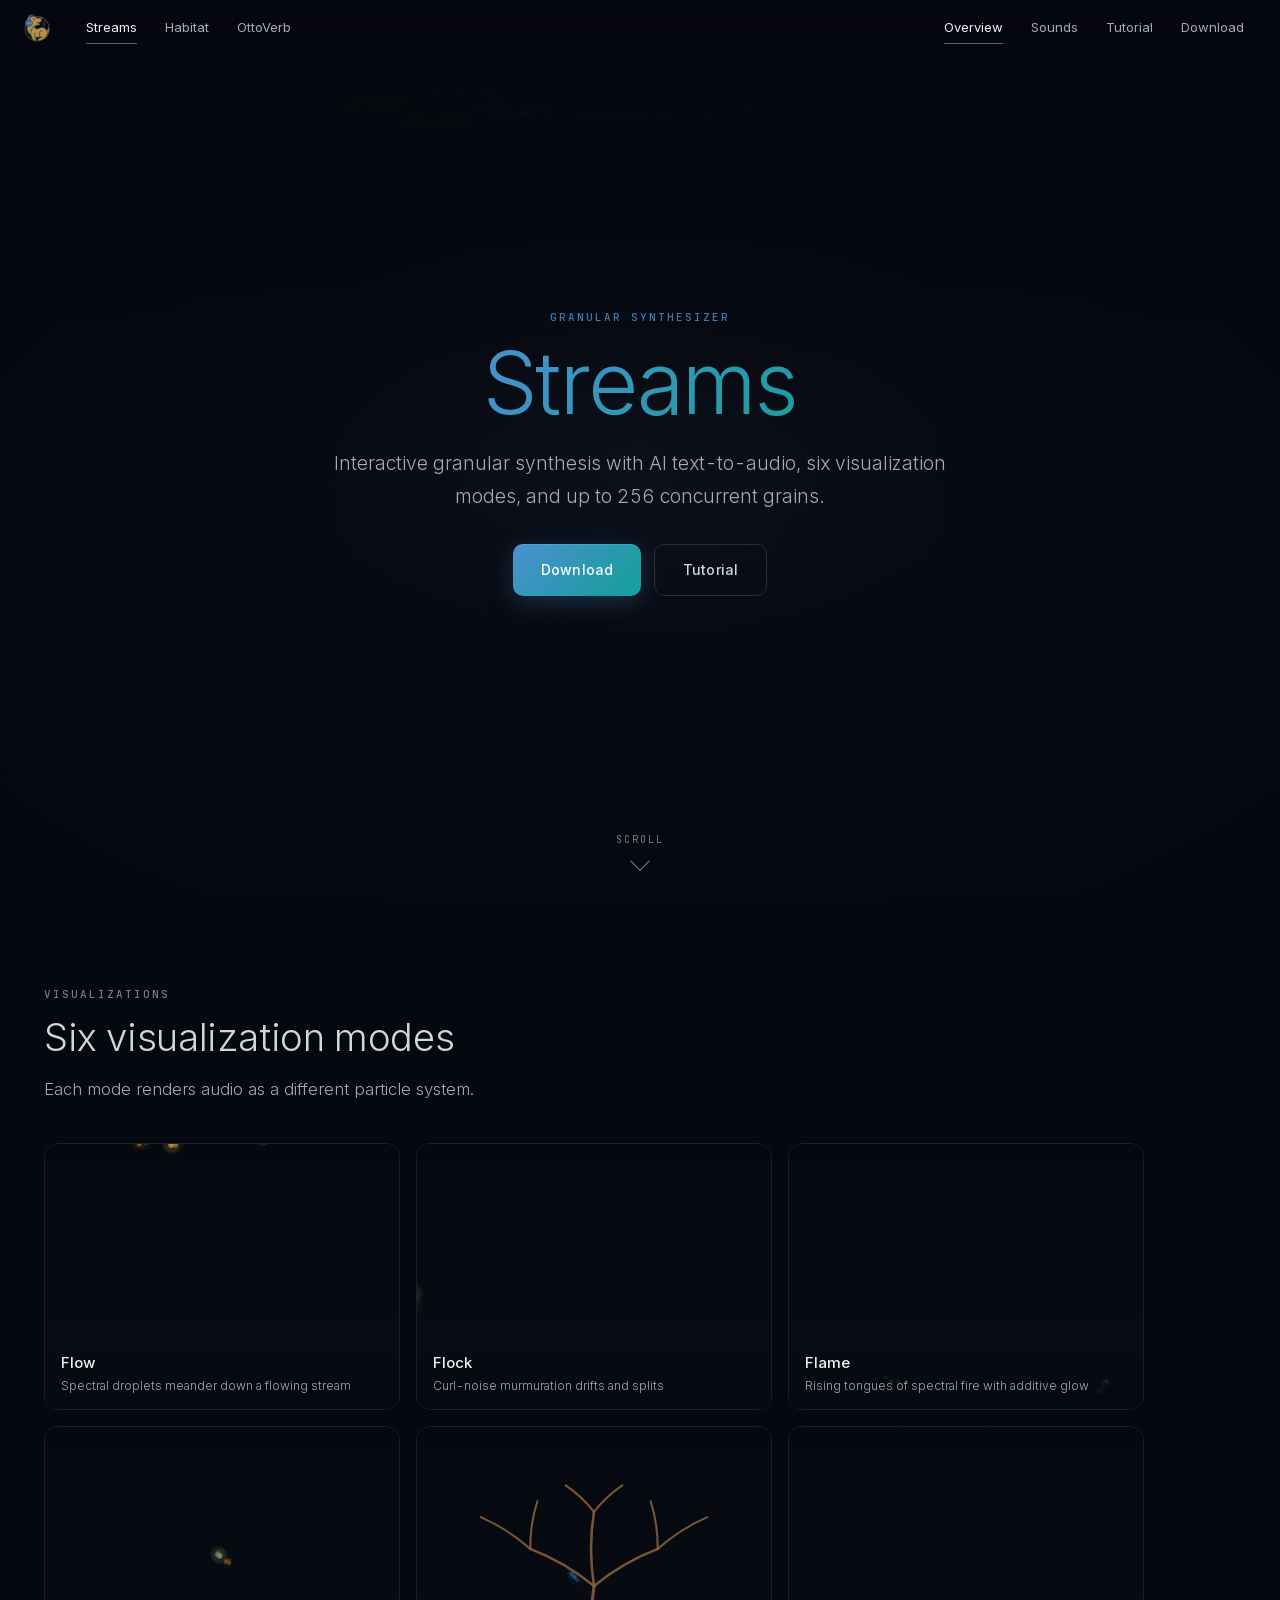
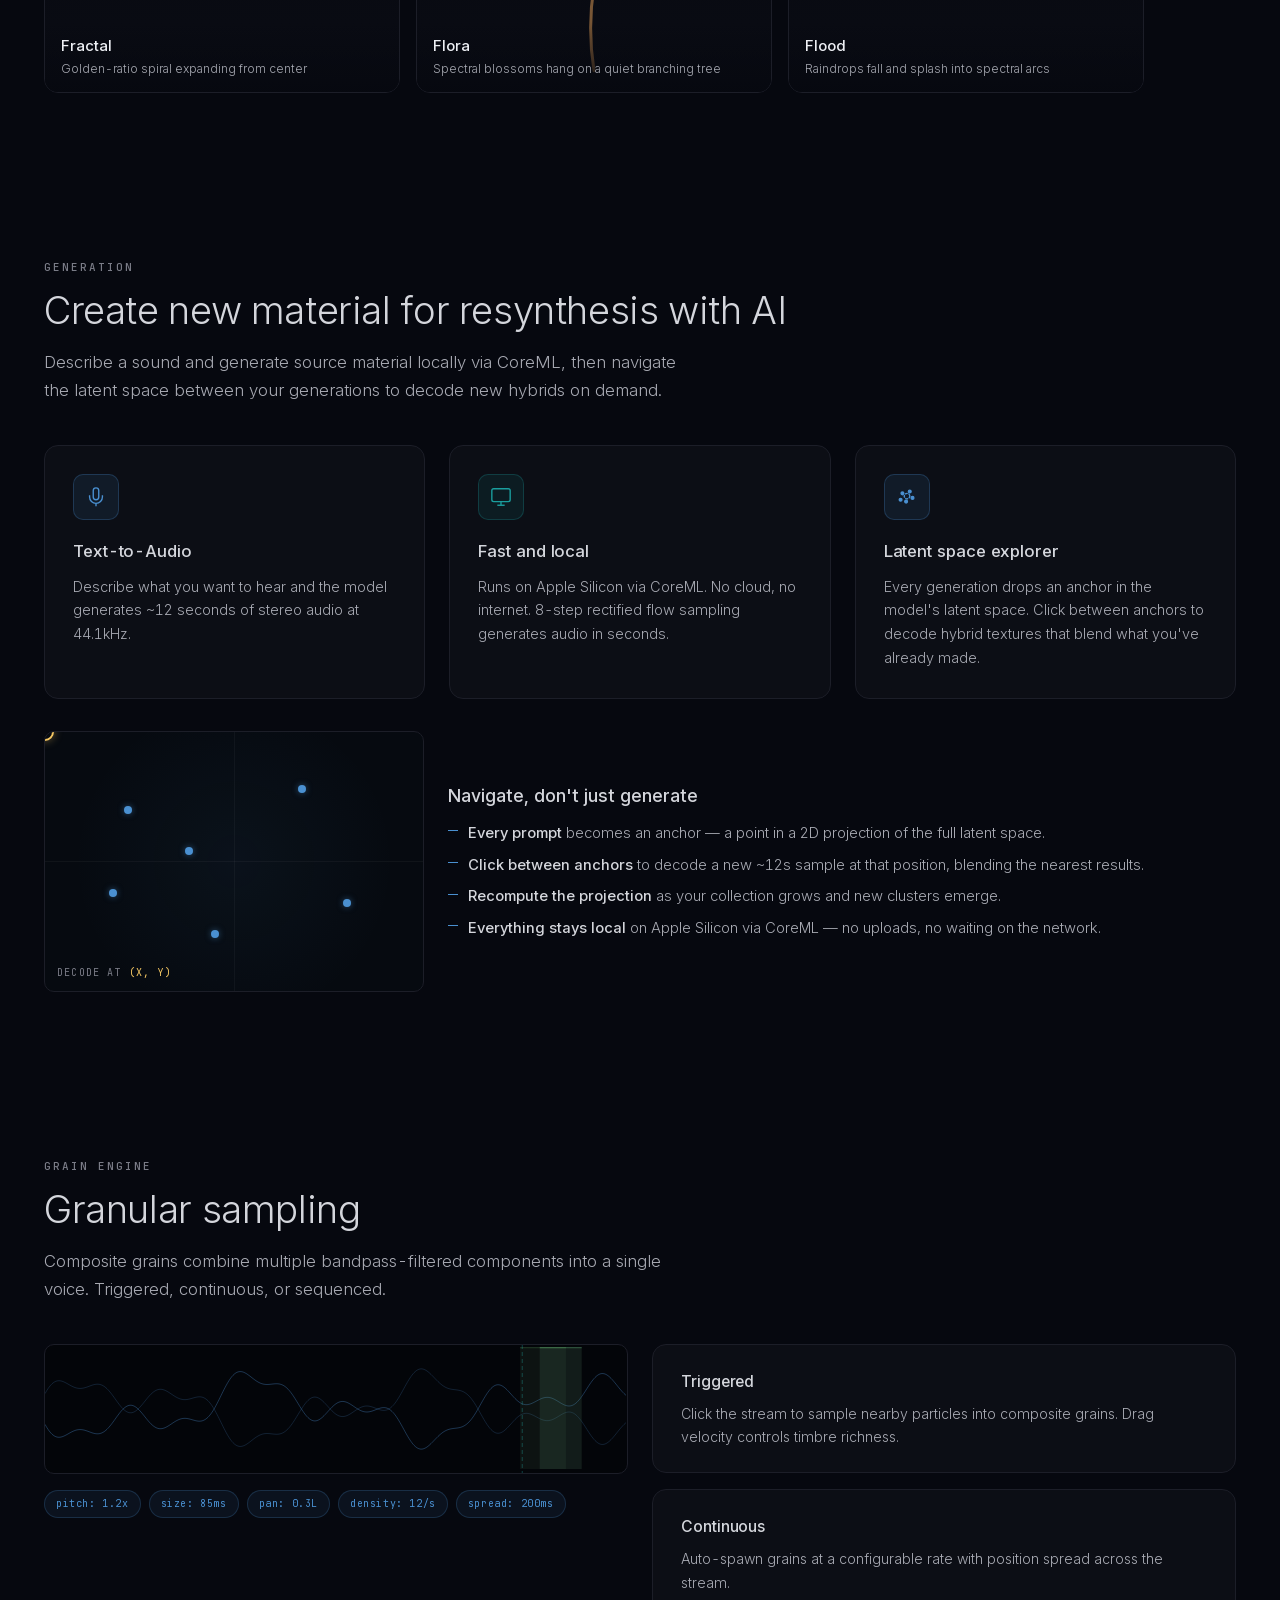
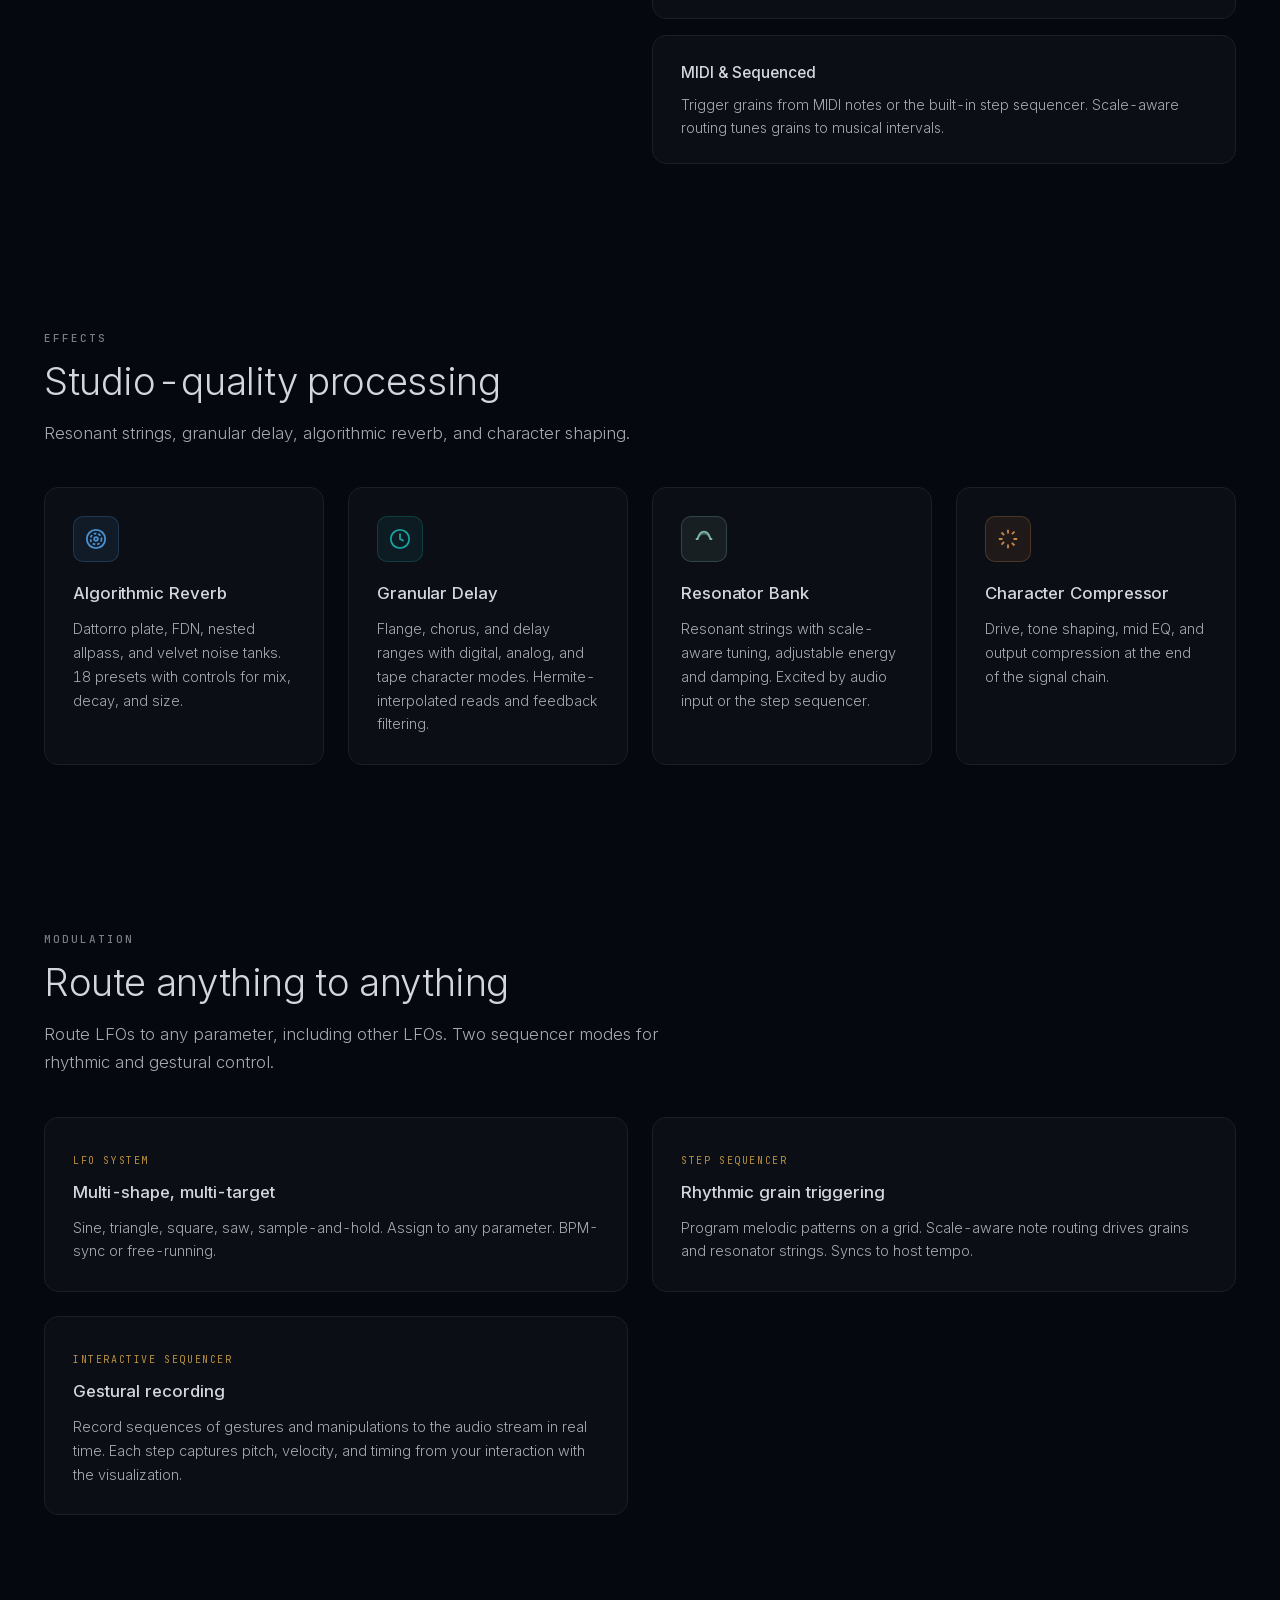
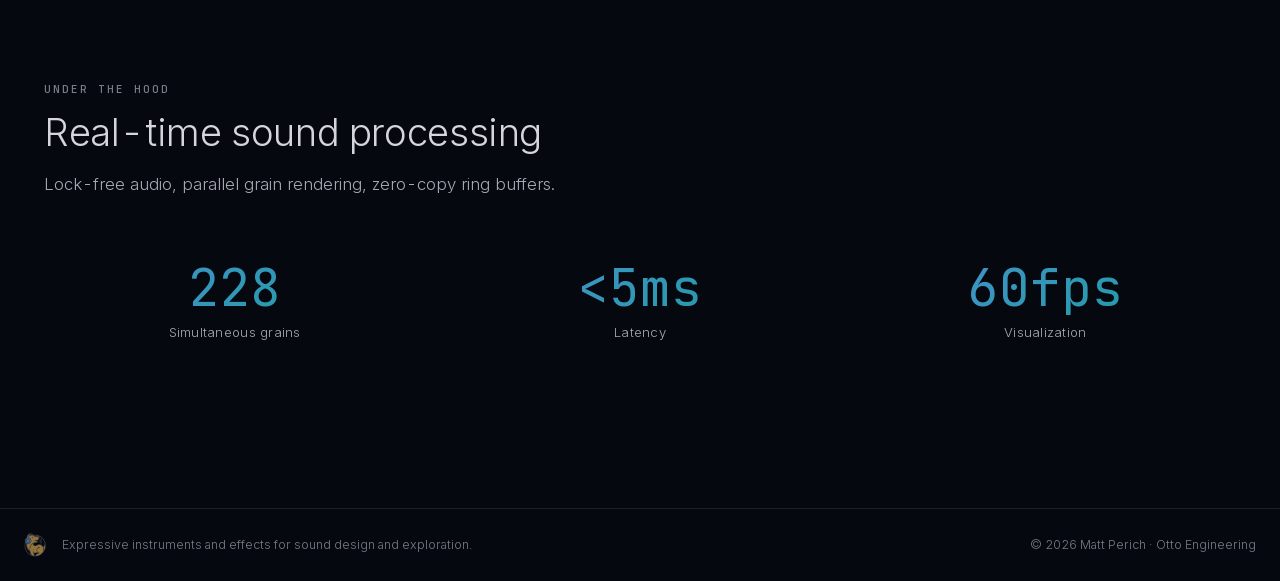
<file: streams.html>
<!doctype html>
<html lang="en">
    <head>
        <meta charset="UTF-8" />
        <meta name="viewport" content="width=device-width, initial-scale=1.0, viewport-fit=cover" />
        <title>Streams — Granular Synthesizer & Sampler</title>
        <meta
            name="description"
            content="Streams is a real-time granular synthesizer with AI text-to-audio generation, 6 interactive visualization modes, spectral filtering, resonant strings, and an immersive particle interface."
        />
        <link rel="icon" type="image/svg+xml" href="otto-favicon.svg" />
        <meta name="theme-color" content="#06080f" />
        <link rel="canonical" href="https://ottoengineering.xyz/streams" />
        <meta property="og:type" content="website" />
        <meta property="og:url" content="https://ottoengineering.xyz/streams" />
        <meta property="og:site_name" content="Otto Engineering" />
        <meta property="og:title" content="Streams — Granular Synthesizer" />
        <meta
            property="og:description"
            content="Interactive granular synthesis with AI text-to-audio, six visualization modes, and 256 concurrent grains."
        />
        <meta property="og:image" content="https://ottoengineering.xyz/otto-logo.png" />
        <meta name="twitter:card" content="summary_large_image" />
        <meta name="twitter:title" content="Streams — Granular Synthesizer" />
        <meta
            name="twitter:description"
            content="Interactive granular synthesis with AI text-to-audio and six visualization modes."
        />
        <meta name="twitter:image" content="https://ottoengineering.xyz/otto-logo.png" />
        <link
            rel="preload"
            href="fonts/inter-latin-var.woff2"
            as="font"
            type="font/woff2"
            crossorigin
        />
        <link rel="stylesheet" href="fonts.css" />
        <link rel="stylesheet" href="shared.v2.css" />
        <style>
            /* ── Hero ─────────────────────────────────────────────── */

            .hero {
                position: relative;
                min-height: 100vh;
                min-height: 100dvh;
                display: flex;
                flex-direction: column;
                align-items: center;
                justify-content: center;
                overflow: hidden;
            }

            .hero-canvas {
                position: absolute;
                inset: 0;
                width: 100%;
                height: 100%;
                z-index: 0;
                opacity: 0;
                transition: opacity var(--dur-slow) var(--ease-out);
            }
            .hero-canvas.loaded {
                opacity: 1;
            }

            .hero-overlay {
                position: absolute;
                inset: 0;
                background:
                    radial-gradient(
                        ellipse 90% 70% at 50% 60%,
                        rgba(6, 8, 15, 0.2) 0%,
                        var(--bg) 75%
                    ),
                    radial-gradient(
                        ellipse 60% 40% at 50% 50%,
                        rgba(74, 144, 209, 0.08) 0%,
                        transparent 60%
                    );
                z-index: 1;
                pointer-events: none;
            }

            .hero-content {
                position: relative;
                z-index: 2;
                text-align: center;
                padding: 0 var(--space-6);
                max-width: 880px;
                animation: hero-rise 1.1s var(--ease-out) 0.1s both;
            }

            @keyframes hero-rise {
                from {
                    opacity: 0;
                    transform: translateY(16px);
                }
                to {
                    opacity: 1;
                    transform: translateY(0);
                }
            }

            .hero .eyebrow {
                color: var(--streams);
                opacity: 0.85;
            }

            .hero h1 {
                font-size: var(--fs-4xl);
                font-weight: 300;
                letter-spacing: -0.02em;
                line-height: 1.02;
                color: var(--text-heading);
                margin-bottom: var(--space-5);
            }

            .hero h1 span {
                background: linear-gradient(135deg, var(--accent), var(--teal));
                -webkit-background-clip: text;
                -webkit-text-fill-color: transparent;
                background-clip: text;
            }

            .hero-sub {
                font-size: clamp(1rem, 1.8vw, 1.2rem);
                color: var(--text-body);
                font-weight: 300;
                max-width: 620px;
                margin: 0 auto var(--space-8);
                line-height: 1.7;
            }

            .hero-ctas {
                display: inline-flex;
                gap: var(--space-3);
                flex-wrap: wrap;
                justify-content: center;
            }

            /* ── Viz Grid ─────────────────────────────────────────── */

            .viz-grid {
                display: grid;
                grid-template-columns: repeat(3, 1fr);
                gap: var(--space-4);
                margin-top: var(--space-10);
                max-width: 1100px;
            }

            .viz-cell {
                position: relative;
                aspect-ratio: 4 / 3;
                border-radius: var(--radius-lg);
                overflow: hidden;
                border: 1px solid var(--border);
                background: var(--bg);
            }

            .viz-cell canvas {
                display: block;
                width: 100%;
                height: 100%;
            }

            .viz-label {
                position: absolute;
                bottom: 0;
                left: 0;
                right: 0;
                padding: 12px 16px 14px;
                background: linear-gradient(transparent, rgba(6, 8, 15, 0.9));
                pointer-events: none;
                z-index: 2;
            }

            .viz-label h3 {
                font-size: 15px;
                font-weight: 500;
                color: var(--text-strong);
                margin-bottom: 3px;
                letter-spacing: -0.005em;
            }

            .viz-label p {
                font-size: 12px;
                color: var(--text-body);
                line-height: 1.4;
            }

            /* ── Features Grid ────────────────────────────────────── */

            .features {
                display: grid;
                grid-template-columns: repeat(auto-fit, minmax(260px, 1fr));
                gap: var(--space-6);
                margin-top: var(--space-10);
            }

            .feature-icon {
                width: 46px;
                height: 46px;
                border-radius: var(--radius-md);
                display: flex;
                align-items: center;
                justify-content: center;
                margin-bottom: 18px;
                border: 1px solid currentColor;
            }

            .feature-icon.reverb {
                background: rgba(74, 144, 209, 0.1);
                color: var(--accent);
                border-color: rgba(74, 144, 209, 0.25);
            }
            .feature-icon.delay {
                background: rgba(26, 158, 158, 0.1);
                color: var(--teal);
                border-color: rgba(26, 158, 158, 0.25);
            }
            .feature-icon.resonator {
                background: rgba(126, 184, 168, 0.1);
                color: #7eb8a8;
                border-color: rgba(126, 184, 168, 0.25);
            }
            .feature-icon.character {
                background: rgba(200, 134, 74, 0.1);
                color: var(--warm);
                border-color: rgba(200, 134, 74, 0.25);
            }
            .feature-icon.latent {
                background: rgba(74, 144, 209, 0.1);
                color: #4a90d1;
                border-color: rgba(74, 144, 209, 0.25);
            }

            /* ── Latent explorer preview ──────────────────────────── */

            .latent-preview {
                display: grid;
                grid-template-columns: minmax(280px, 380px) 1fr;
                gap: var(--space-6);
                align-items: center;
                margin-top: var(--space-8);
            }

            .latent-pad {
                position: relative;
                aspect-ratio: 16 / 11;
                background:
                    radial-gradient(
                        circle at 50% 50%,
                        rgba(74, 144, 209, 0.06) 0%,
                        transparent 70%
                    ),
                    #060a10;
                border: 1px solid var(--border);
                border-radius: var(--radius-md);
                overflow: hidden;
            }

            .latent-pad::before,
            .latent-pad::after {
                content: "";
                position: absolute;
                background: rgba(255, 255, 255, 0.04);
            }
            .latent-pad::before {
                left: 0;
                right: 0;
                top: 50%;
                height: 1px;
            }
            .latent-pad::after {
                top: 0;
                bottom: 0;
                left: 50%;
                width: 1px;
            }

            .latent-anchor {
                position: absolute;
                width: 8px;
                height: 8px;
                border-radius: 50%;
                background: #4a90d1;
                transform: translate(-50%, -50%);
                box-shadow: 0 0 6px rgba(74, 144, 209, 0.5);
            }

            .latent-cursor {
                position: absolute;
                width: 18px;
                height: 18px;
                border-radius: 50%;
                border: 2px solid #f6c863;
                box-shadow: 0 0 10px rgba(246, 200, 99, 0.4);
                transform: translate(-50%, -50%);
                animation: latent-wander 14s var(--ease-in-out) infinite;
            }

            .latent-cursor::after {
                content: "";
                position: absolute;
                inset: 6px;
                border-radius: 50%;
                background: #f6c863;
            }

            @keyframes latent-wander {
                0%   { left: 22%; top: 30%; }
                18%  { left: 68%; top: 22%; }
                36%  { left: 80%; top: 66%; }
                54%  { left: 45%; top: 78%; }
                72%  { left: 18%; top: 62%; }
                90%  { left: 38%; top: 46%; }
                100% { left: 22%; top: 30%; }
            }

            .latent-caption {
                position: absolute;
                left: 12px;
                bottom: 10px;
                font-family: "JetBrains Mono", monospace;
                font-size: 10px;
                letter-spacing: 0.12em;
                text-transform: uppercase;
                color: var(--text-dim);
            }
            .latent-caption span {
                color: #f6c863;
            }

            .latent-list h3 {
                font-size: 1.1rem;
                font-weight: 500;
                color: var(--text-heading);
                margin-bottom: var(--space-3);
            }
            .latent-list ul {
                list-style: none;
                padding: 0;
                margin: 0;
                display: flex;
                flex-direction: column;
                gap: var(--space-2);
            }
            .latent-list li {
                position: relative;
                padding-left: 20px;
                color: var(--text-body);
                font-size: 0.92rem;
                line-height: 1.6;
            }
            .latent-list li::before {
                content: "";
                position: absolute;
                left: 0;
                top: 0.55em;
                width: 10px;
                height: 1px;
                background: #4a90d1;
            }
            .latent-list li strong {
                color: var(--text-heading);
                font-weight: 500;
            }

            @media (max-width: 768px) {
                .latent-preview { grid-template-columns: 1fr; }
                .latent-pad { width: 100%; max-width: 420px; margin: 0 auto; }
            }

            /* ── Grain System ─────────────────────────────────────── */

            .grain-demo {
                margin-top: var(--space-10);
                display: grid;
                grid-template-columns: 1fr 1fr;
                gap: var(--space-6);
                align-items: start;
            }

            .grain-card {
                background: var(--surface);
                border: 1px solid var(--border);
                border-radius: var(--radius-lg);
                padding: 24px 28px;
                transition:
                    border-color var(--dur-med) var(--ease-standard),
                    background var(--dur-med) var(--ease-standard);
            }

            @media (hover: hover) {
                .grain-card:hover {
                    border-color: var(--border-strong);
                    background: var(--surface-raised);
                }
            }

            .grain-card h4 {
                font-size: 0.98rem;
                font-weight: 500;
                color: var(--text-heading);
                margin-bottom: 8px;
                letter-spacing: -0.005em;
            }

            .grain-card p {
                font-size: 0.88rem;
                color: var(--text-body);
                line-height: 1.65;
            }

            .waveform-canvas {
                display: block;
                width: 100%;
                height: 130px;
                border-radius: var(--radius-md);
                background: rgba(0, 0, 0, 0.35);
                margin-bottom: 16px;
                border: 1px solid var(--border);
            }

            .grain-tag-row {
                display: flex;
                gap: 8px;
                flex-wrap: wrap;
            }

            .grain-tag {
                font-family: "JetBrains Mono", monospace;
                font-size: 10px;
                letter-spacing: 0.06em;
                padding: 5px 11px;
                border-radius: var(--radius-pill);
                background: rgba(74, 144, 209, 0.08);
                color: var(--accent);
                border: 1px solid rgba(74, 144, 209, 0.22);
            }

            /* ── Modulation ───────────────────────────────────────── */

            .mod-grid {
                display: grid;
                grid-template-columns: 1fr 1fr;
                gap: var(--space-6);
                margin-top: var(--space-10);
            }

            .mod-card {
                background: var(--surface);
                border: 1px solid var(--border);
                border-radius: var(--radius-lg);
                padding: 28px;
                transition:
                    border-color var(--dur-med) var(--ease-standard),
                    background var(--dur-med) var(--ease-standard),
                    transform var(--dur-med) var(--ease-spring);
            }

            @media (hover: hover) {
                .mod-card:hover {
                    border-color: var(--border-strong);
                    background: var(--surface-raised);
                    transform: translateY(-3px);
                }
            }

            .mod-card h4 {
                font-size: 1.05rem;
                font-weight: 500;
                color: var(--text-heading);
                margin-bottom: 10px;
                letter-spacing: -0.005em;
            }

            .mod-card p {
                font-size: 0.9rem;
                color: var(--text-body);
                line-height: 1.65;
            }

            .mod-label {
                font-family: "JetBrains Mono", monospace;
                font-size: 10px;
                letter-spacing: 0.16em;
                text-transform: uppercase;
                color: var(--amber);
                margin-bottom: 10px;
                display: inline-block;
            }

            /* ── Specs ────────────────────────────────────────────── */

            .specs-grid {
                display: grid;
                grid-template-columns: repeat(auto-fit, minmax(200px, 1fr));
                gap: var(--space-6);
                margin-top: var(--space-10);
            }

            .spec {
                text-align: center;
                padding: var(--space-5) var(--space-4);
                border-radius: var(--radius-lg);
                border: 1px solid transparent;
                transition:
                    border-color var(--dur-med) var(--ease-standard),
                    background var(--dur-med) var(--ease-standard);
            }

            @media (hover: hover) {
                .spec:hover {
                    border-color: var(--border);
                    background: var(--surface);
                }
            }

            .spec-value {
                font-family: "JetBrains Mono", monospace;
                font-size: clamp(2.2rem, 4vw, 3.4rem);
                font-weight: 400;
                background: linear-gradient(135deg, var(--accent), var(--teal));
                -webkit-background-clip: text;
                -webkit-text-fill-color: transparent;
                background-clip: text;
                line-height: 1.1;
                font-variant-numeric: tabular-nums;
            }

            .spec-label {
                font-size: 0.82rem;
                color: var(--text-body);
                margin-top: 6px;
                letter-spacing: 0.02em;
            }

            /* ── Responsive (page-specific) ───────────────────────── */

            @media (max-width: 1024px) {
                .viz-grid {
                    grid-template-columns: repeat(2, 1fr);
                }
            }

            @media (max-width: 768px) {
                .features {
                    grid-template-columns: 1fr;
                }
                .specs-grid {
                    grid-template-columns: 1fr 1fr;
                }
                .grain-demo {
                    grid-template-columns: 1fr;
                }
                .mod-grid {
                    grid-template-columns: 1fr;
                }
            }

            @media (max-width: 560px) {
                .viz-grid {
                    grid-template-columns: 1fr;
                }
            }
        </style>
    </head>
    <body class="has-subnav">
        <a href="#main" class="skip-link">Skip to content</a>

        <nav class="site-nav" aria-label="Primary">
            <a href="index.html" class="logo" aria-label="Otto Engineering home"
                ><img src="otto-logo.png" alt=""
            /></a>
            <div class="nav-links">
                <a href="streams.html" class="active">Streams</a>
                <a href="habitat.html">Habitat</a>
                <a href="ottoverb.html">OttoVerb</a>
            </div>
            <div class="nav-right">
                <a href="streams.html" class="active subnav-link">Overview</a>
                <a href="streams-sounds.html" class="subnav-link">Sounds</a>
                <a href="streams-tutorial.html" class="subnav-link">Tutorial</a>
                <a href="download.html">Download</a>
            </div>
        </nav>

        <nav class="app-subnav streams" aria-label="Streams pages">
            <a href="streams.html" class="active">Overview</a>
            <a href="streams-sounds.html">Sounds</a>
            <a href="streams-tutorial.html">Tutorial</a>
        </nav>

        <main id="main">
            <!-- ═══════ HERO ═══════ -->
            <div class="hero">
                <canvas
                    class="hero-canvas"
                    id="heroCanvas"
                    aria-hidden="true"
                ></canvas>
                <div class="hero-overlay"></div>
                <div class="hero-content">
                    <span class="eyebrow">Granular Synthesizer</span>
                    <h1><span>Streams</span></h1>
                    <p class="hero-sub">
                        Interactive granular synthesis with AI text-to-audio,
                        six visualization modes, and up to 256 concurrent
                        grains.
                    </p>
                    <div class="hero-ctas">
                        <a href="download.html" class="btn-primary">Download</a>
                        <a href="streams-tutorial.html" class="btn-ghost"
                            >Tutorial</a
                        >
                    </div>
                </div>
                <button
                    class="canvas-pause"
                    id="heroPause"
                    aria-label="Pause background animation"
                >
                    <svg viewBox="0 0 24 24" aria-hidden="true">
                        <rect x="6" y="5" width="4" height="14" />
                        <rect x="14" y="5" width="4" height="14" />
                    </svg>
                </button>
                <div class="scroll-indicator">
                    <span>Scroll</span>
                    <span class="chevron" aria-hidden="true"></span>
                </div>
            </div>

            <!-- ═══════ MODES ═══════ -->
            <section id="modes" class="cv-auto">
                <div class="reveal">
                    <span class="eyebrow">Visualizations</span>
                    <h2 class="section-title">Six visualization modes</h2>
                    <p class="section-desc">
                        Each mode renders audio as a different particle system.
                    </p>
                </div>
                <div class="viz-grid reveal reveal-stagger" id="vizGrid">
                    <div class="viz-cell" data-mode="flow" aria-label="Flow visualization">
                        <canvas></canvas>
                        <div class="viz-label">
                            <h3>Flow</h3>
                            <p>
                                Spectral droplets meander down a flowing stream
                            </p>
                        </div>
                    </div>
                    <div class="viz-cell" data-mode="flock" aria-label="Flock visualization">
                        <canvas></canvas>
                        <div class="viz-label">
                            <h3>Flock</h3>
                            <p>Curl-noise murmuration drifts and splits</p>
                        </div>
                    </div>
                    <div class="viz-cell" data-mode="flame" aria-label="Flame visualization">
                        <canvas></canvas>
                        <div class="viz-label">
                            <h3>Flame</h3>
                            <p>
                                Rising tongues of spectral fire with additive
                                glow
                            </p>
                        </div>
                    </div>
                    <div class="viz-cell" data-mode="fractal" aria-label="Fractal visualization">
                        <canvas></canvas>
                        <div class="viz-label">
                            <h3>Fractal</h3>
                            <p>Golden-ratio spiral expanding from center</p>
                        </div>
                    </div>
                    <div class="viz-cell" data-mode="flora" aria-label="Flora visualization">
                        <canvas></canvas>
                        <div class="viz-label">
                            <h3>Flora</h3>
                            <p>Spectral blossoms hang on a quiet branching tree</p>
                        </div>
                    </div>
                    <div class="viz-cell" data-mode="flood" aria-label="Flood visualization">
                        <canvas></canvas>
                        <div class="viz-label">
                            <h3>Flood</h3>
                            <p>Raindrops fall and splash into spectral arcs</p>
                        </div>
                    </div>
                </div>
            </section>

            <!-- ═══════ AI GENERATION ═══════ -->
            <section id="generate" class="cv-auto">
                <div class="reveal">
                    <span class="eyebrow">Generation</span>
                    <h2 class="section-title">
                        Create new material for resynthesis with AI
                    </h2>
                    <p class="section-desc">
                        Describe a sound and generate source material locally
                        via CoreML, then navigate the latent space between
                        your generations to decode new hybrids on demand.
                    </p>
                </div>
                <div class="features reveal reveal-stagger">
                    <div class="feature-card">
                        <div class="feature-icon reverb" aria-hidden="true">
                            <svg
                                width="22"
                                height="22"
                                viewBox="0 0 24 24"
                                fill="none"
                                stroke="currentColor"
                                stroke-width="1.5"
                            >
                                <path
                                    d="M12 2a3 3 0 0 0-3 3v7a3 3 0 0 0 6 0V5a3 3 0 0 0-3-3z"
                                />
                                <path d="M19 10v2a7 7 0 0 1-14 0v-2" />
                                <line x1="12" y1="19" x2="12" y2="22" />
                            </svg>
                        </div>
                        <h3>Text-to-Audio</h3>
                        <p>
                            Describe what you want to hear and the model
                            generates ~12 seconds of stereo audio at 44.1kHz.
                        </p>
                    </div>
                    <div class="feature-card">
                        <div class="feature-icon delay" aria-hidden="true">
                            <svg
                                width="22"
                                height="22"
                                viewBox="0 0 24 24"
                                fill="none"
                                stroke="currentColor"
                                stroke-width="1.5"
                            >
                                <rect
                                    x="2"
                                    y="3"
                                    width="20"
                                    height="14"
                                    rx="2"
                                />
                                <line x1="8" y1="21" x2="16" y2="21" />
                                <line x1="12" y1="17" x2="12" y2="21" />
                            </svg>
                        </div>
                        <h3>Fast and local</h3>
                        <p>
                            Runs on Apple Silicon via CoreML. No cloud, no
                            internet. 8-step rectified flow sampling generates
                            audio in seconds.
                        </p>
                    </div>
                    <div class="feature-card">
                        <div class="feature-icon latent" aria-hidden="true">
                            <svg
                                width="22"
                                height="22"
                                viewBox="0 0 24 24"
                                fill="none"
                                stroke="currentColor"
                                stroke-width="1.5"
                                stroke-linecap="round"
                            >
                                <circle cx="7" cy="8" r="1.5" fill="currentColor" />
                                <circle cx="15" cy="6" r="1.5" fill="currentColor" />
                                <circle cx="18" cy="13" r="1.5" fill="currentColor" />
                                <circle cx="11" cy="17" r="1.5" fill="currentColor" />
                                <circle cx="5" cy="15" r="1.5" fill="currentColor" />
                                <circle cx="12" cy="11" r="3" stroke-dasharray="2 2" />
                            </svg>
                        </div>
                        <h3>Latent space explorer</h3>
                        <p>
                            Every generation drops an anchor in the model's
                            latent space. Click between anchors to decode
                            hybrid textures that blend what you've already made.
                        </p>
                    </div>
                </div>

                <div class="latent-preview reveal">
                    <div class="latent-pad" aria-hidden="true">
                        <div class="latent-anchor" style="left: 22%; top: 30%"></div>
                        <div class="latent-anchor" style="left: 68%; top: 22%"></div>
                        <div class="latent-anchor" style="left: 80%; top: 66%"></div>
                        <div class="latent-anchor" style="left: 45%; top: 78%"></div>
                        <div class="latent-anchor" style="left: 18%; top: 62%"></div>
                        <div class="latent-anchor" style="left: 38%; top: 46%"></div>
                        <div class="latent-cursor"></div>
                        <div class="latent-caption">
                            decode at <span>(x, y)</span>
                        </div>
                    </div>
                    <div class="latent-list">
                        <h3>Navigate, don't just generate</h3>
                        <ul>
                            <li>
                                <strong>Every prompt</strong> becomes an anchor
                                — a point in a 2D projection of the full latent
                                space.
                            </li>
                            <li>
                                <strong>Click between anchors</strong> to decode
                                a new ~12s sample at that position, blending
                                the nearest results.
                            </li>
                            <li>
                                <strong>Recompute the projection</strong> as
                                your collection grows and new clusters emerge.
                            </li>
                            <li>
                                <strong>Everything stays local</strong> on
                                Apple Silicon via CoreML — no uploads, no
                                waiting on the network.
                            </li>
                        </ul>
                    </div>
                </div>
            </section>

            <!-- ═══════ GRAIN SYSTEM ═══════ -->
            <section id="grain-system" class="cv-auto">
                <div class="reveal">
                    <span class="eyebrow">Grain Engine</span>
                    <h2 class="section-title">Granular sampling</h2>
                    <p class="section-desc">
                        Composite grains combine multiple bandpass-filtered
                        components into a single voice. Triggered, continuous,
                        or sequenced.
                    </p>
                </div>
                <div class="grain-demo reveal">
                    <div>
                        <canvas
                            class="waveform-canvas"
                            id="waveformCanvas"
                        ></canvas>
                        <div class="grain-tag-row">
                            <span class="grain-tag">pitch: 1.2x</span>
                            <span class="grain-tag">size: 85ms</span>
                            <span class="grain-tag">pan: 0.3L</span>
                            <span class="grain-tag">density: 12/s</span>
                            <span class="grain-tag">spread: 200ms</span>
                        </div>
                    </div>
                    <div
                        style="display: flex; flex-direction: column; gap: 16px"
                    >
                        <div class="grain-card">
                            <h4>Triggered</h4>
                            <p>
                                Click the stream to sample nearby particles into
                                composite grains. Drag velocity controls timbre
                                richness.
                            </p>
                        </div>
                        <div class="grain-card">
                            <h4>Continuous</h4>
                            <p>
                                Auto-spawn grains at a configurable rate with
                                position spread across the stream.
                            </p>
                        </div>
                        <div class="grain-card">
                            <h4>MIDI &amp; Sequenced</h4>
                            <p>
                                Trigger grains from MIDI notes or the built-in
                                step sequencer. Scale-aware routing tunes grains
                                to musical intervals.
                            </p>
                        </div>
                    </div>
                </div>
            </section>

            <!-- ═══════ EFFECTS ═══════ -->
            <section id="effects" class="cv-auto">
                <div class="reveal">
                    <span class="eyebrow">Effects</span>
                    <h2 class="section-title">Studio-quality processing</h2>
                    <p class="section-desc">
                        Resonant strings, granular delay, algorithmic reverb,
                        and character shaping.
                    </p>
                </div>
                <div class="features reveal reveal-stagger">
                    <div class="feature-card">
                        <div class="feature-icon reverb">
                            <svg
                                width="22"
                                height="22"
                                viewBox="0 0 24 24"
                                fill="none"
                                stroke="currentColor"
                                stroke-width="2"
                            >
                                <circle cx="12" cy="12" r="10" />
                                <circle
                                    cx="12"
                                    cy="12"
                                    r="6"
                                    stroke-dasharray="3 2"
                                />
                                <circle cx="12" cy="12" r="2" />
                            </svg>
                        </div>
                        <h3>Algorithmic Reverb</h3>
                        <p>
                            Dattorro plate, FDN, nested allpass, and velvet
                            noise tanks. 18 presets with controls for mix,
                            decay, and size.
                        </p>
                    </div>
                    <div class="feature-card">
                        <div class="feature-icon delay">
                            <svg
                                width="22"
                                height="22"
                                viewBox="0 0 24 24"
                                fill="none"
                                stroke="currentColor"
                                stroke-width="2"
                            >
                                <circle cx="12" cy="12" r="10" />
                                <polyline points="12 6 12 12 16 14" />
                            </svg>
                        </div>
                        <h3>Granular Delay</h3>
                        <p>
                            Flange, chorus, and delay ranges with digital,
                            analog, and tape character modes.
                            Hermite-interpolated reads and feedback filtering.
                        </p>
                    </div>
                    <div class="feature-card">
                        <div class="feature-icon resonator">
                            <svg
                                width="22"
                                height="22"
                                viewBox="0 0 24 24"
                                fill="none"
                                stroke="currentColor"
                                stroke-width="2"
                            >
                                <path d="M3 12h2c1-4 3-8 7-8s6 4 7 8h2" />
                                <path
                                    d="M5 12c1-3 3-6 7-6s6 3 7 6"
                                    opacity=".5"
                                />
                            </svg>
                        </div>
                        <h3>Resonator Bank</h3>
                        <p>
                            Resonant strings with scale-aware tuning, adjustable
                            energy and damping. Excited by audio input or the
                            step sequencer.
                        </p>
                    </div>
                    <div class="feature-card">
                        <div class="feature-icon character">
                            <svg
                                width="22"
                                height="22"
                                viewBox="0 0 24 24"
                                fill="none"
                                stroke="currentColor"
                                stroke-width="2"
                            >
                                <path
                                    d="M12 2v4m0 12v4m-7.07-3.93l2.83-2.83m8.48-8.48l2.83-2.83M2 12h4m12 0h4M4.93 4.93l2.83 2.83m8.48 8.48l2.83 2.83"
                                />
                            </svg>
                        </div>
                        <h3>Character Compressor</h3>
                        <p>
                            Drive, tone shaping, mid EQ, and output compression
                            at the end of the signal chain.
                        </p>
                    </div>
                </div>
            </section>

            <!-- ═══════ MODULATION ═══════ -->
            <section id="modulation" class="cv-auto">
                <div class="reveal">
                    <span class="eyebrow">Modulation</span>
                    <h2 class="section-title">Route anything to anything</h2>
                    <p class="section-desc">
                        Route LFOs to any parameter, including other LFOs. Two
                        sequencer modes for rhythmic and gestural control.
                    </p>
                </div>
                <div class="mod-grid reveal reveal-stagger">
                    <div class="mod-card">
                        <div class="mod-label">LFO System</div>
                        <h4>Multi-shape, multi-target</h4>
                        <p>
                            Sine, triangle, square, saw, sample-and-hold. Assign
                            to any parameter. BPM-sync or free-running.
                        </p>
                    </div>
                    <div class="mod-card">
                        <div class="mod-label">Step Sequencer</div>
                        <h4>Rhythmic grain triggering</h4>
                        <p>
                            Program melodic patterns on a grid. Scale-aware note
                            routing drives grains and resonator strings. Syncs
                            to host tempo.
                        </p>
                    </div>
                    <div class="mod-card">
                        <div class="mod-label">Interactive Sequencer</div>
                        <h4>Gestural recording</h4>
                        <p>
                            Record sequences of gestures and manipulations to
                            the audio stream in real time. Each step captures
                            pitch, velocity, and timing from your interaction
                            with the visualization.
                        </p>
                    </div>
                </div>
            </section>

            <!-- ═══════ SPECS ═══════ -->
            <section id="specs" class="cv-auto">
                <div class="reveal">
                    <span class="eyebrow">Under the hood</span>
                    <h2 class="section-title">Real-time sound processing</h2>
                    <p class="section-desc">
                        Lock-free audio, parallel grain rendering, zero-copy
                        ring buffers.
                    </p>
                </div>
                <div class="specs-grid reveal reveal-stagger">
                    <div class="spec">
                        <div class="spec-value" data-count-to="256">256</div>
                        <div class="spec-label">Simultaneous grains</div>
                    </div>
                    <div class="spec">
                        <div class="spec-value">&lt;5ms</div>
                        <div class="spec-label">Latency</div>
                    </div>
                    <div class="spec">
                        <div class="spec-value">60fps</div>
                        <div class="spec-label">Visualization</div>
                    </div>
                </div>
            </section>
        </main>

        <footer class="site-footer">
          <div class="footer-inner">
            <div class="footer-brand">
              <img src="otto-logo.png" alt="Otto Engineering" loading="lazy">
              <p>Expressive instruments and effects for sound design and exploration.</p>
            </div>
            <span class="footer-copy">&copy; <span id="year"></span> Matt Perich &middot; Otto Engineering</span>
          </div>
        </footer>

        <!-- ═══════════════════════════════════════════════════════
     SCRIPTS
     ═══════════════════════════════════════════════════════ -->
        <script>
            // ══════════════════════════════════════════════════════════
            // SHARED: Colormap, FFT Simulator, Viz Engine
            // ══════════════════════════════════════════════════════════

            // ── 4-stop colormap: orange → amber → teal → blue ──
            const CMAP = new Uint8Array(256 * 3);
            const CMAP_STOPS = [
                { t: 0, c: [200, 130, 60] },
                { t: 0.3, c: [184, 144, 64] },
                { t: 0.6, c: [26, 158, 158] },
                { t: 1, c: [74, 144, 209] },
            ];
            for (let i = 0; i < 256; i++) {
                const t = i / 255;
                let idx = 0;
                for (let j = 1; j < CMAP_STOPS.length; j++) {
                    if (t >= CMAP_STOPS[j].t) idx = j;
                }
                idx = Math.min(idx, CMAP_STOPS.length - 2);
                const a = CMAP_STOPS[idx],
                    b_ = CMAP_STOPS[idx + 1];
                const u = (t - a.t) / (b_.t - a.t),
                    s = u * u * (3 - 2 * u);
                CMAP[i * 3] = Math.round(a.c[0] + (b_.c[0] - a.c[0]) * s);
                CMAP[i * 3 + 1] = Math.round(a.c[1] + (b_.c[1] - a.c[1]) * s);
                CMAP[i * 3 + 2] = Math.round(a.c[2] + (b_.c[2] - a.c[2]) * s);
            }
            // Pre-compute 20 quantized alpha strings per bin
            const ALPHA_STEPS = 20;
            const COLOR_STRINGS = [];
            for (let i = 0; i < 256; i++) {
                COLOR_STRINGS[i] = [];
                for (let a = 0; a <= ALPHA_STEPS; a++) {
                    COLOR_STRINGS[i][a] =
                        `rgba(${CMAP[i * 3]},${CMAP[i * 3 + 1]},${CMAP[i * 3 + 2]},${(a / ALPHA_STEPS).toFixed(2)})`;
                }
            }

            // ── Fake FFT Generator ──
            function createFakeFFT(profile) {
                let t = Math.random() * 100;
                const N = 256;
                const out = new Float32Array(N);
                const surgePhase = Math.random() * 100;

                return {
                    tick() {
                        t += 1 / 60;
                        out.fill(0);

                        if (profile === "balanced") {
                            for (let i = 0; i < N; i++) {
                                const f = i / N;
                                const base = 110 * (1 - f * 0.35);
                                const mod =
                                    Math.sin(t * 0.8 + f * 4) * 35 +
                                    Math.sin(t * 1.3 + f * 8) * 20;
                                out[i] = Math.max(
                                    0,
                                    Math.min(
                                        200,
                                        base + mod + Math.random() * 25,
                                    ),
                                );
                            }
                        } else if (profile === "midrange") {
                            const surge =
                                Math.max(0, Math.sin(t * 0.4 + surgePhase)) *
                                70;
                            for (let i = 0; i < N; i++) {
                                const f = i / N;
                                const peak =
                                    Math.exp(-((f - 0.4) * (f - 0.4)) / 0.06) *
                                    130;
                                const base =
                                    60 +
                                    peak +
                                    surge *
                                        Math.exp(
                                            -((f - 0.5) * (f - 0.5)) / 0.1,
                                        );
                                out[i] = Math.max(
                                    0,
                                    Math.min(
                                        200,
                                        base +
                                            Math.sin(t * 1.1 + i * 0.3) * 18 +
                                            Math.random() * 20,
                                    ),
                                );
                            }
                        } else if (profile === "bass-heavy") {
                            const burst = Math.random() < 0.03 ? 90 : 0;
                            for (let i = 0; i < N; i++) {
                                const f = i / N;
                                const base =
                                    150 * Math.exp(-f * 2.5) +
                                    30 +
                                    burst * Math.exp(-f * 1.5);
                                out[i] = Math.max(
                                    0,
                                    Math.min(
                                        200,
                                        base +
                                            Math.sin(t * 0.6 + f * 3) * 25 +
                                            Math.random() * 20,
                                    ),
                                );
                            }
                        } else if (profile === "harmonic") {
                            const PHI = (1 + Math.sqrt(5)) / 2;
                            const sweep = Math.sin(t * 0.15) * 0.1;
                            for (let i = 0; i < N; i++) {
                                const f = i / N;
                                let v = 50;
                                for (let h = 1; h <= 6; h++) {
                                    const center = (h * PHI * 0.08 + sweep) % 1;
                                    v +=
                                        80 *
                                        Math.exp(
                                            -((f - center) * (f - center)) /
                                                0.004,
                                        );
                                }
                                out[i] = Math.max(
                                    0,
                                    Math.min(
                                        200,
                                        v +
                                            Math.sin(t * 0.9 + i * 0.2) * 12 +
                                            Math.random() * 15,
                                    ),
                                );
                            }
                        } else if (profile === "burst") {
                            const cycle = (t * 0.3) % 1;
                            const active = cycle < 0.7;
                            const env = active
                                ? Math.sin((cycle / 0.7) * Math.PI)
                                : 0;
                            for (let i = 0; i < N; i++) {
                                const f = i / N;
                                const base =
                                    env * (90 + 60 * Math.sin(f * 12 + t * 2));
                                out[i] = Math.max(
                                    0,
                                    Math.min(
                                        200,
                                        base +
                                            Math.random() * (active ? 25 : 8),
                                    ),
                                );
                            }
                        } else if (profile === "broadband") {
                            const impulse = Math.random() < 0.06;
                            const impBin = (Math.random() * N) | 0;
                            for (let i = 0; i < N; i++) {
                                let v =
                                    70 +
                                    Math.sin(t * 0.5 + i * 0.1) * 20 +
                                    Math.random() * 25;
                                if (impulse && Math.abs(i - impBin) < 15)
                                    v += 90;
                                out[i] = Math.max(0, Math.min(200, v));
                            }
                        }
                        return out;
                    },
                };
            }

            // ── Curl noise grid (shared by Flock & Flame) ──
            const FL_COLS = 16,
                FL_ROWS = 12;

            function buildCurlGrid(vxGrid, vyGrid, time, layers, strength) {
                const eps = 0.01;
                for (let row = 0; row < FL_ROWS; row++) {
                    const ny = row / (FL_ROWS - 1);
                    for (let col = 0; col < FL_COLS; col++) {
                        const nx = col / (FL_COLS - 1);
                        const idx = row * FL_COLS + col;
                        let psi = 0,
                            psiDx = 0,
                            psiDy = 0;
                        for (let k = 0; k < layers.length; k++) {
                            const L = layers[k];
                            const A = L[0],
                                kx = L[1],
                                ky = L[2],
                                omega = L[3],
                                phX = L[4],
                                phY = L[5];
                            const argX = kx * nx * 6.2832 + phX + omega * time;
                            const argY =
                                ky * ny * 6.2832 + phY + omega * time * 0.7;
                            psi += A * Math.sin(argX) * Math.sin(argY);
                            psiDx +=
                                A *
                                Math.sin(
                                    kx * (nx + eps) * 6.2832 +
                                        phX +
                                        omega * time,
                                ) *
                                Math.sin(argY);
                            psiDy +=
                                A *
                                Math.sin(argX) *
                                Math.sin(
                                    ky * (ny + eps) * 6.2832 +
                                        phY +
                                        omega * time * 0.7,
                                );
                        }
                        vxGrid[idx] = ((psiDy - psi) / eps) * strength;
                        vyGrid[idx] = -((psiDx - psi) / eps) * strength;
                    }
                }
            }

            function sampleCurlGrid(vxGrid, vyGrid, x, y, W, H) {
                const gx = (x / W) * (FL_COLS - 1);
                const gy = (y / H) * (FL_ROWS - 1);
                const cx = Math.max(0, Math.min(FL_COLS - 2, gx | 0));
                const cy = Math.max(0, Math.min(FL_ROWS - 2, gy | 0));
                const fx = gx - cx,
                    fy = gy - cy;
                const i00 = cy * FL_COLS + cx,
                    i10 = i00 + 1,
                    i01 = i00 + FL_COLS,
                    i11 = i01 + 1;
                const w00 = (1 - fx) * (1 - fy),
                    w10 = fx * (1 - fy),
                    w01 = (1 - fx) * fy,
                    w11 = fx * fy;
                return {
                    vx:
                        vxGrid[i00] * w00 +
                        vxGrid[i10] * w10 +
                        vxGrid[i01] * w01 +
                        vxGrid[i11] * w11,
                    vy:
                        vyGrid[i00] * w00 +
                        vyGrid[i10] * w10 +
                        vyGrid[i01] * w01 +
                        vyGrid[i11] * w11,
                };
            }

            const FLOCK_LAYERS = [
                [2.0, 0.5, 0.4, 0.12, 0.0, 0.0],
                [1.5, 0.3, 0.7, 0.1, 1.7, 2.3],
                [0.9, 1.5, 1.0, 0.16, 3.1, 0.7],
                [0.7, 1.0, 1.8, 0.13, 4.9, 1.1],
            ];

            const FLAME_LAYERS = [
                [2.0, 2.5, 0.3, 0.25, 0.0, 0.0],
                [1.5, 3.0, 0.4, 0.2, 1.7, 2.3],
                [1.0, 1.5, 0.6, 0.3, 3.1, 0.7],
                [0.7, 4.0, 0.8, 0.28, 4.9, 1.1],
            ];

            const PHI = (1 + Math.sqrt(5)) / 2;

            // ══════════════════════════════════════════════════════════
            // createVizSim — Factory for isolated mode instances
            // ══════════════════════════════════════════════════════════

            function createVizSim(canvas, mode, options) {
                options = options || {};
                const ctx = canvas.getContext("2d");
                let W = 0,
                    H = 0;
                const MAX = options.maxDroplets || 2000;
                const SPAWN_RATE = options.spawnRate || 15;
                const DPR_CAP = options.dprCap || 2;
                let bgGrad = null;

                // SoA arrays
                const drX = new Float32Array(MAX);
                const drY = new Float32Array(MAX);
                const drA = new Float32Array(MAX);
                const drB = new Uint8Array(MAX);
                const drVx = new Float32Array(MAX);
                const drVy = new Float32Array(MAX);
                const drHx = new Float32Array(MAX);
                const drHy = new Float32Array(MAX);
                const drTch = new Float32Array(MAX);
                let drCount = 0;

                // FFT profile per mode
                const FFT_PROFILES = {
                    flow: "balanced",
                    flock: "midrange",
                    flame: "balanced",
                    fractal: "harmonic",
                    flora: "burst",
                    flood: "broadband",
                };
                const fft = createFakeFFT(FFT_PROFILES[mode] || "balanced");
                let fftData = new Float32Array(256);

                // Flow-specific: meander LUT
                const LUT = 512;
                const centerLUT = new Float32Array(LUT);
                let ph1 = Math.random() * 10,
                    ph2 = Math.random() * 10;
                const speed = 0.3;

                // Curl noise grids
                const gridVx = new Float32Array(FL_COLS * FL_ROWS);
                const gridVy = new Float32Array(FL_COLS * FL_ROWS);
                let fieldTime = 0;

                // Flock split/merge
                let splitVal = 0,
                    splitTarget = 0,
                    splitTimer = 0;

                // Flame tongue positions
                const NUM_TONGUES = 4;
                const tongueX = new Float32Array(NUM_TONGUES);
                const tongueY = new Float32Array(NUM_TONGUES);
                let flameTime = 0;

                // Flora tree
                let branches = [];
                let spawnPts = [];
                let blossoms = [];
                let batchTimer = 0;
                let treeAge = 0;
                let treeCanvas = null,
                    treeCtx = null;
                let treeDirty = true;

                // Flood rain
                const RAIN_MAX = 20;
                const rainX = new Float32Array(RAIN_MAX);
                const rainY = new Float32Array(RAIN_MAX);
                const rainVy = new Float32Array(RAIN_MAX);
                const rainVx = new Float32Array(RAIN_MAX);
                const rainA = new Float32Array(RAIN_MAX);
                const rainSize = new Float32Array(RAIN_MAX);
                const RAIN_TRAIL_LEN = 12;
                const rainTrailX = new Float32Array(RAIN_MAX * RAIN_TRAIL_LEN);
                const rainTrailY = new Float32Array(RAIN_MAX * RAIN_TRAIL_LEN);
                const rainTrailHead = new Uint8Array(RAIN_MAX);
                let rainDN = 0;
                let rainAccum = 0;

                // Interaction state
                let vortices = [];
                let mx = -1e4,
                    my = -1e4,
                    mDown = false,
                    dvx = 0,
                    dvy = 0,
                    lmx = 0,
                    lmy = 0;
                let interactionEnabled = false;

                // Wind for flood
                let windT = 0;

                function resize() {
                    const dpr = Math.min(devicePixelRatio || 1, DPR_CAP);
                    const rect = canvas.getBoundingClientRect();
                    W = rect.width;
                    H = rect.height;
                    if (W === 0 || H === 0) return;
                    canvas.width = W * dpr;
                    canvas.height = H * dpr;
                    ctx.setTransform(dpr, 0, 0, dpr, 0, 0);
                    bgGrad = ctx.createLinearGradient(0, 0, 0, H);
                    bgGrad.addColorStop(0, "#06080f");
                    bgGrad.addColorStop(1, "#0a0c14");
                    if (mode === "flora") initFlora();
                    treeDirty = true;
                }

                function getCX(y) {
                    return centerLUT[
                        Math.min(LUT - 1, Math.max(0, ((y / H) * LUT) | 0))
                    ];
                }

                function updateLUT() {
                    const hw = W / 2,
                        amp = W * 0.12;
                    for (let j = 0; j < LUT; j++) {
                        const yN = j / LUT;
                        centerLUT[j] =
                            hw +
                            Math.sin(yN * 2.2 + ph1) * amp +
                            Math.sin(yN * 5.1 + ph2) * amp * 0.3;
                    }
                }

                // ── Flora: static tree ──
                // Hand-tuned skeleton (normalized 0..1 coords). All branches
                // are pre-grown — no growth/split/fade animation. Only the
                // blossoms (and the spawning droplets) move.
                // Each entry: [sxN, syN, txN, tyN, depth, parentIdx, curveSide]
                const FLORA_TREE = [
                    // trunk
                    [0.5, 0.92, 0.5, 0.6, 0, -1, 0],
                    // primaries (3) — Y-fork
                    [0.5, 0.6, 0.32, 0.46, 1, 0, -1],
                    [0.5, 0.6, 0.5, 0.32, 1, 0, 0],
                    [0.5, 0.6, 0.68, 0.46, 1, 0, 1],
                    // secondaries (6) — two off each primary
                    [0.32, 0.46, 0.18, 0.34, 2, 1, -1],
                    [0.32, 0.46, 0.34, 0.28, 2, 1, 1],
                    [0.5, 0.32, 0.42, 0.22, 2, 2, -1],
                    [0.5, 0.32, 0.58, 0.22, 2, 2, 1],
                    [0.68, 0.46, 0.82, 0.34, 2, 3, 1],
                    [0.68, 0.46, 0.66, 0.28, 2, 3, -1],
                ];
                function initFlora() {
                    branches = [];
                    spawnPts = [];
                    blossoms = [];
                    treeAge = 0;
                    for (const [sxN, syN, txN, tyN, depth, parentIdx, curveSide] of FLORA_TREE) {
                        const x1 = sxN * W, y1 = syN * H;
                        const x2 = txN * W, y2 = tyN * H;
                        branches.push({
                            x1, y1, x2, y2,
                            tipX: x2, tipY: y2,
                            depth,
                            opacity: 1,
                            parentIdx,
                            growProgress: 1,
                            _fading: false,
                            _sunset: false,
                            curveSide: curveSide || 1,
                            _split: true,
                            birthTime: Infinity,
                        });
                    }
                    rebuildSpawnPts();
                    treeDirty = true;
                }

                function rebuildSpawnPts() {
                    spawnPts = [];
                    for (let i = 1; i < branches.length; i++) {
                        const b = branches[i];
                        if (
                            b.growProgress < 0.2 ||
                            b._fading ||
                            b.opacity < 0.15
                        )
                            continue;
                        for (let t = 0.3; t <= 1.0; t += 0.25) {
                            const pt = Math.min(t, b.growProgress);
                            spawnPts.push({
                                x: b.x1 + (b.x2 - b.x1) * pt,
                                y: b.y1 + (b.y2 - b.y1) * pt,
                            });
                        }
                    }
                }

                function renderTree() {
                    if (!treeDirty && treeCanvas) return;
                    const dpr = Math.min(devicePixelRatio || 1, DPR_CAP);
                    if (!treeCanvas) {
                        treeCanvas = document.createElement("canvas");
                        treeCtx = treeCanvas.getContext("2d");
                    }
                    const pw = Math.round(W * dpr),
                        ph = Math.round(H * dpr);
                    if (treeCanvas.width !== pw || treeCanvas.height !== ph) {
                        treeCanvas.width = pw;
                        treeCanvas.height = ph;
                    }
                    const tc = treeCtx;
                    tc.clearRect(0, 0, pw, ph);
                    tc.setTransform(dpr, 0, 0, dpr, 0, 0);
                    tc.lineCap = "round";
                    for (let i = 0; i < branches.length; i++) {
                        const b = branches[i];
                        if (b.opacity < 0.03) continue;
                        let lw = Math.max(0.75, 3 - b.depth * 0.45);
                        lw *= Math.min(1, b.opacity * 2);
                        tc.lineWidth = lw;
                        tc.strokeStyle = `rgba(140,100,60,${b.opacity * 0.85})`;
                        tc.beginPath();
                        const cs = b.curveSide || 1;
                        const mx2 =
                            (b.x1 + b.tipX) / 2 + (b.tipY - b.y1) * 0.08 * cs;
                        const my2 =
                            (b.y1 + b.tipY) / 2 - (b.tipX - b.x1) * 0.08 * cs;
                        tc.moveTo(b.x1, b.y1);
                        tc.quadraticCurveTo(mx2, my2, b.tipX, b.tipY);
                        tc.stroke();
                    }
                    // Blossom glow
                    for (const bl of blossoms) {
                        const pulse =
                            0.4 + 0.2 * Math.sin(bl.phase + treeAge * 3);
                        const lifeT = Math.min(1, bl.age / 0.5);
                        const lifeN = Math.max(0, 1 - bl.age / bl.decayDur);
                        tc.beginPath();
                        tc.arc(bl.cx, bl.cy, 4.5, 0, Math.PI * 2);
                        tc.fillStyle = `rgba(220,190,130,${pulse * lifeT * lifeN * lifeN * lifeN})`;
                        tc.fill();
                    }
                    tc.setTransform(1, 0, 0, 1, 0, 0);
                    treeDirty = false;
                }

                function updateBlossoms(dt) {
                    const batchInterval = 0.8;
                    const decayDur = 6.0;
                    for (let i = blossoms.length - 1; i >= 0; i--) {
                        blossoms[i].age += dt;
                        blossoms[i].phase += dt;
                        if (blossoms[i].age > blossoms[i].decayDur) {
                            blossoms.splice(i, 1);
                            treeDirty = true;
                        }
                    }
                    batchTimer += dt;
                    const BATCH_SIZE = 4;
                    if (
                        batchTimer >= batchInterval &&
                        spawnPts.length >= BATCH_SIZE &&
                        blossoms.length < 32
                    ) {
                        batchTimer = 0;
                        const binsPerBlossom = Math.floor(256 / BATCH_SIZE);
                        for (let k = 0; k < BATCH_SIZE; k++) {
                            const sp =
                                spawnPts[(Math.random() * spawnPts.length) | 0];
                            blossoms.push({
                                binStart: k * binsPerBlossom,
                                binEnd:
                                    k === BATCH_SIZE - 1
                                        ? 256
                                        : (k + 1) * binsPerBlossom,
                                age: 0,
                                spawnDur: batchInterval,
                                decayDur,
                                cx: sp.x,
                                cy: sp.y,
                                phase: Math.random() * Math.PI * 2,
                            });
                        }
                        treeDirty = true;
                    }
                    if (blossoms.length === 0 && spawnPts.length >= BATCH_SIZE)
                        batchTimer = batchInterval;
                }

                // ── Spawn droplets from FFT ──
                function spawn(dt) {
                    fftData = fft.tick();

                    if (mode === "flood") {
                        // Spawn raindrops
                        rainAccum += (3 + Math.random() * 2) * dt * 60;
                        while (rainAccum >= 1 && rainDN < RAIN_MAX) {
                            rainAccum -= 1;
                            const idx = rainDN;
                            rainX[idx] = 20 + Math.random() * (W - 40);
                            rainY[idx] = -10;
                            rainVx[idx] = 0;
                            rainVy[idx] = H / (2 * 60);
                            let rms = 0;
                            for (let b = 0; b < 256; b++) {
                                const v = fftData[b];
                                rms += v * v;
                            }
                            const ampN = Math.min(
                                1,
                                Math.sqrt(rms / 256) / 140,
                            );
                            rainA[idx] = Math.max(0.15, ampN);
                            rainSize[idx] = 3 + ampN * 4;
                            rainTrailHead[idx] = 0;
                            const base = idx * RAIN_TRAIL_LEN;
                            for (let t = 0; t < RAIN_TRAIL_LEN; t++) {
                                rainTrailX[base + t] = rainX[idx];
                                rainTrailY[base + t] = rainY[idx];
                            }
                            rainDN++;
                        }
                    }

                    if (mode === "flood") {
                        // Splash spawns happen in physics
                        return;
                    }

                    const hw = W * 0.22;
                    let spawned = 0;
                    const maxSpawn = SPAWN_RATE;
                    const startBin = (Math.random() * 256) | 0;

                    for (let j = 0; j < 256 && spawned < maxSpawn; j++) {
                        const i = (startBin + j) % 256;
                        const amp = fftData[i];
                        const freqT = i / 255;
                        const thresh = 15 * (1 - freqT * 0.4);
                        if (amp < thresh) continue;
                        if (Math.random() > (amp / 200) * 0.95) continue;

                        const a = amp / 255;
                        if (drCount >= MAX) break;
                        const n = drCount++;

                        if (mode === "flow") {
                            const spread = (freqT - 0.5) * 2;
                            const offset =
                                spread * hw * 0.9 + (Math.random() - 0.5) * 6;
                            drX[n] = offset;
                            drHx[n] = offset;
                            drY[n] = -(Math.random() * 4);
                            drVx[n] = (Math.random() - 0.5) * 0.15;
                            drVy[n] = 0;
                        } else if (mode === "flock") {
                            const ySpread = H * 0.6;
                            const homeY =
                                H / 2 +
                                (0.5 - freqT) * ySpread +
                                (Math.random() - 0.5) * 8;
                            drX[n] = -(Math.random() * 30);
                            drY[n] = homeY;
                            drHx[n] = 0;
                            drHy[n] = homeY;
                            drVx[n] = 0;
                            drVy[n] = 0;
                        } else if (mode === "flame") {
                            const baseX = W * 0.5 + (freqT - 0.5) * W * 0.85;
                            drX[n] = baseX + (Math.random() - 0.5) * 12;
                            drY[n] = H - 15 - Math.random() * 15;
                            drHx[n] = drX[n];
                            drHy[n] = drY[n];
                            drVx[n] = (Math.random() - 0.5) * 1.5;
                            drVy[n] = -(0.5 + Math.random());
                        } else if (mode === "fractal") {
                            const cx = W / 2,
                                cy = H / 2;
                            const angle =
                                freqT * 2 * Math.PI * PHI +
                                (Math.random() - 0.5) * 0.15;
                            const spawnR = 3 + Math.random() * 5;
                            drX[n] = cx + Math.cos(angle) * spawnR;
                            drY[n] = cy + Math.sin(angle) * spawnR;
                            drHx[n] = drX[n];
                            drHy[n] = drY[n];
                            const baseR = Math.min(W, H) / 2 / (5 * 60) / 0.65;
                            drVx[n] = Math.cos(angle) * baseR * 0.5;
                            drVy[n] = Math.sin(angle) * baseR * 0.5;
                        } else if (mode === "flora") {
                            let floSpawned = false;
                            for (const blo of blossoms) {
                                if (blo.age > blo.spawnDur) continue;
                                if (i < blo.binStart || i >= blo.binEnd)
                                    continue;
                                const angle =
                                    ((i - blo.binStart) /
                                        Math.max(
                                            1,
                                            blo.binEnd - blo.binStart,
                                        )) *
                                    Math.PI *
                                    2 *
                                    PHI;
                                const sR = 2 + Math.random() * 4;
                                drX[n] = blo.cx + Math.cos(angle) * sR;
                                drY[n] = blo.cy + Math.sin(angle) * sR;
                                drHx[n] = blo.cx;
                                drHy[n] = blo.cy;
                                drVx[n] = 0;
                                drVy[n] = 0;
                                floSpawned = true;
                                break;
                            }
                            if (!floSpawned) {
                                drCount--;
                                continue;
                            }
                        }

                        drA[n] = a;
                        drB[n] = i;
                        drTch[n] = 0;
                        spawned++;
                    }
                }

                // ── Physics per mode ──
                function physics(dt) {
                    const now = performance.now() / 1000;

                    // Update vortices
                    for (let v = vortices.length - 1; v >= 0; v--) {
                        const vt = vortices[v];
                        vt.age = (now - vt.born) / vt.life;
                        if (vt.age >= 1) {
                            vortices.splice(v, 1);
                            continue;
                        }
                        vt.fade = Math.max(0, 1 - vt.age * vt.age);
                    }

                    // Mode-specific state
                    if (mode === "flow") {
                        ph1 += dt * speed * 0.4;
                        ph2 += dt * speed * 0.25;
                        updateLUT();
                    }

                    if (mode === "flock") {
                        fieldTime += 2.0 / 30;
                        buildCurlGrid(
                            gridVx,
                            gridVy,
                            fieldTime,
                            FLOCK_LAYERS,
                            1.2,
                        );
                        splitTimer += 1 / 30;
                        if (splitTimer > 10 + Math.random() * 5) {
                            splitTarget = splitTarget > 0.5 ? 0 : 1;
                            splitTimer = 0;
                        }
                        splitVal += (splitTarget - splitVal) * 0.01;
                    }

                    if (mode === "flame") {
                        flameTime += 1.5 / 30;
                        buildCurlGrid(
                            gridVx,
                            gridVy,
                            flameTime,
                            FLAME_LAYERS,
                            1.0,
                        );
                        const tongueSpacing = W / (NUM_TONGUES + 1);
                        for (let t = 0; t < NUM_TONGUES; t++) {
                            tongueX[t] =
                                tongueSpacing * (t + 1) +
                                Math.sin(flameTime * 0.5 + t * 1.8) *
                                    tongueSpacing *
                                    0.25;
                            tongueY[t] =
                                H * 0.35 +
                                Math.sin(flameTime * 0.35 + t * 2.4) * H * 0.05;
                        }
                    }

                    if (mode === "flora") {
                        if (branches.length === 0) initFlora();
                        // Tree is static — only blossoms animate
                        treeAge += dt;
                        updateBlossoms(dt);
                    }

                    // Flood: update raindrops
                    if (mode === "flood") {
                        windT += dt;
                        const wind =
                            Math.sin(windT * 0.4) * 1.2 +
                            Math.sin(windT * 1.1 + 2) * 0.5;
                        const ground = H * 0.85;
                        let rw = 0;
                        for (let i = 0; i < rainDN; i++) {
                            rainY[i] += rainVy[i];
                            rainX[i] += rainVx[i];
                            rainVx[i] *= 0.85;
                            const yN = rainY[i] / ground;
                            rainX[i] +=
                                wind * (0.3 + yN * 0.7) +
                                (Math.random() - 0.5) * 0.15;
                            // Trail
                            const th = rainTrailHead[i];
                            const base = i * RAIN_TRAIL_LEN;
                            rainTrailX[base + th] = rainX[i];
                            rainTrailY[base + th] = rainY[i];
                            rainTrailHead[i] = (th + 1) % RAIN_TRAIL_LEN;

                            if (rainY[i] >= ground) {
                                // Splash
                                const splashX = rainX[i];
                                const maxSplash = 15;
                                for (let s = 0; s < maxSplash; s++) {
                                    const freqT = s / maxSplash;
                                    const bin = (freqT * 255) | 0;
                                    const amp = fftData[bin] || 50;
                                    const a = Math.min(1, amp / 200);
                                    const spreadW = W * 0.15;
                                    const dx =
                                        splashX - spreadW / 2 + freqT * spreadW;
                                    if (drCount >= MAX) break;
                                    const n = drCount++;
                                    drX[n] = splashX + (dx - splashX) * 0.15;
                                    drY[n] = ground;
                                    drVx[n] = (dx - splashX) * 0.015;
                                    drVy[n] = -(1.5 + Math.random() * 1.5);
                                    drHx[n] = dx;
                                    drHy[n] = ground;
                                    drA[n] = a;
                                    drB[n] = bin;
                                    drTch[n] = 0;
                                }
                                continue;
                            }
                            if (rw !== i) {
                                rainX[rw] = rainX[i];
                                rainY[rw] = rainY[i];
                                rainVx[rw] = rainVx[i];
                                rainVy[rw] = rainVy[i];
                                rainA[rw] = rainA[i];
                                rainSize[rw] = rainSize[i];
                                const srcB = i * RAIN_TRAIL_LEN,
                                    dstB = rw * RAIN_TRAIL_LEN;
                                for (let t = 0; t < RAIN_TRAIL_LEN; t++) {
                                    rainTrailX[dstB + t] = rainTrailX[srcB + t];
                                    rainTrailY[dstB + t] = rainTrailY[srcB + t];
                                }
                                rainTrailHead[rw] = rainTrailHead[i];
                            }
                            rw++;
                        }
                        rainDN = rw;
                    }

                    const baseFlow = mode === "flow" ? H / (6 * 60) : 0;
                    const baseFlowX = mode === "flock" ? W / (6 * 60) : 0;
                    const baseFlowR =
                        mode === "fractal"
                            ? Math.min(W, H) / 2 / (5 * 60) / 0.65
                            : 0;
                    const baseFlowFlo =
                        mode === "flora"
                            ? (Math.min(W, H) / 2 / (5 * 60) / 0.65) * 0.25
                            : 0;
                    const flameRise = mode === "flame" ? 2.5 : 0;
                    const ground = H * 0.85;

                    let w = 0;
                    for (let i = 0; i < drCount; i++) {
                        if (mode === "flow") {
                            drY[i] += baseFlow;
                            drVx[i] += (drHx[i] - drX[i]) * 0.001;
                            drVx[i] *= 0.985;
                            drX[i] += drVx[i];
                            drA[i] *= 0.9993;
                        } else if (mode === "flock") {
                            drVx[i] += baseFlowX * 0.03;
                            const curl = sampleCurlGrid(
                                gridVx,
                                gridVy,
                                drX[i],
                                drY[i],
                                W,
                                H,
                            );
                            drVx[i] += curl.vx * 0.02;
                            drVy[i] += curl.vy * 0.02;
                            // Cohesion
                            let sx2 = 0,
                                sy2 = 0;
                            if (drCount > 0) {
                                // Approximate center (use cached or sample)
                                for (
                                    let s = 0;
                                    s < Math.min(100, drCount);
                                    s++
                                ) {
                                    const si = (Math.random() * drCount) | 0;
                                    sx2 += drX[si];
                                    sy2 += drY[si];
                                }
                                const sN = Math.min(100, drCount);
                                sx2 /= sN;
                                sy2 /= sN;
                            }
                            const cdist = Math.sqrt(
                                (sx2 - drX[i]) * (sx2 - drX[i]) +
                                    (sy2 - drY[i]) * (sy2 - drY[i]),
                            );
                            if (cdist > 80) {
                                const cohStr =
                                    0.0006 * Math.min(cdist - 80, 250);
                                drVx[i] += ((sx2 - drX[i]) / cdist) * cohStr;
                                drVy[i] +=
                                    ((sy2 - drY[i]) / cdist) * cohStr * 0.5;
                            }
                            // Split
                            if (splitVal > 0.05) {
                                const yOff = drY[i] - H / 2;
                                const push = yOff > 0 ? 1 : -1;
                                drVy[i] += push * splitVal * 0.04;
                            }
                            drX[i] += drVx[i];
                            drY[i] += drVy[i];
                            if (drY[i] < 10) drVy[i] += (10 - drY[i]) * 0.03;
                            if (drY[i] > H - 10)
                                drVy[i] += (H - 10 - drY[i]) * 0.03;
                            drVx[i] *= 0.96;
                            drVy[i] *= 0.96;
                            drA[i] *= 0.9993;
                        } else if (mode === "flame") {
                            const tongueSpacing = W / (NUM_TONGUES + 1);
                            const nearIdx = Math.max(
                                0,
                                Math.min(
                                    NUM_TONGUES - 1,
                                    Math.round(drX[i] / tongueSpacing) - 1,
                                ),
                            );
                            const heightN = Math.max(0, 1 - drY[i] / H);
                            const relY = (drY[i] - tongueY[nearIdx]) / H;
                            // Updraft
                            if (relY > 0) drVy[i] -= flameRise * 0.09;
                            else
                                drVy[i] -=
                                    flameRise *
                                    Math.max(-0.02, 0.09 + relY * 0.4);
                            // Curl
                            const curl = sampleCurlGrid(
                                gridVx,
                                gridVy,
                                drX[i],
                                drY[i],
                                W,
                                H,
                            );
                            const curlStr = 0.003 + heightN * 0.032;
                            drVx[i] += curl.vx * curlStr;
                            drVy[i] += curl.vy * curlStr * 0.4;
                            // Tongue convergence
                            const dx = tongueX[nearIdx] - drX[i];
                            const adx = Math.abs(dx);
                            const deadZone = tongueSpacing * 0.15;
                            if (adx > deadZone) {
                                const pull = (adx - deadZone) / tongueSpacing;
                                const hf = Math.min(1, heightN / 0.5);
                                drVx[i] += Math.sign(dx) * pull * hf * 0.15;
                            }
                            drX[i] += drVx[i];
                            drY[i] += drVy[i];
                            if (drX[i] < 10) drVx[i] += (10 - drX[i]) * 0.03;
                            if (drX[i] > W - 10)
                                drVx[i] += (W - 10 - drX[i]) * 0.03;
                            drVx[i] *= 0.94;
                            drVy[i] *= 0.93;
                            if (heightN > 0.4)
                                drA[i] *= 1 - (heightN - 0.4) * 0.04;
                            else drA[i] *= 0.9993;
                        } else if (mode === "fractal") {
                            const cx = W / 2,
                                cy = H / 2;
                            const rdx = drX[i] - cx,
                                rdy = drY[i] - cy;
                            const rdist = Math.sqrt(rdx * rdx + rdy * rdy) || 1;
                            const rnx = rdx / rdist,
                                rny = rdy / rdist;
                            const tnx = -rny,
                                tny = rnx;
                            drVx[i] += rnx * baseFlowR * 0.03;
                            drVy[i] += rny * baseFlowR * 0.03;
                            const tangF = (baseFlowR * 0.03) / PHI;
                            drVx[i] += tnx * tangF;
                            drVy[i] += tny * tangF;
                            drX[i] += drVx[i];
                            drY[i] += drVy[i];
                            drVx[i] *= 0.96;
                            drVy[i] *= 0.96;
                            drA[i] *= 0.9993;
                        } else if (mode === "flora") {
                            const bcx = drHx[i],
                                bcy = drHy[i];
                            const rdx = drX[i] - bcx,
                                rdy = drY[i] - bcy;
                            const rdist = Math.sqrt(rdx * rdx + rdy * rdy) || 1;
                            const rnx = rdx / rdist,
                                rny = rdy / rdist;
                            const tnx = -rny,
                                tny = rnx;
                            const radialF = baseFlowFlo * 0.025;
                            drVx[i] += rnx * radialF;
                            drVy[i] += rny * radialF;
                            drVx[i] += (tnx * radialF) / PHI;
                            drVy[i] += (tny * radialF) / PHI;
                            drVx[i] += rnx * (Math.random() - 0.5) * 0.3;
                            drVy[i] += rny * (Math.random() - 0.5) * 0.3;
                            drX[i] += drVx[i];
                            drY[i] += drVy[i];
                            drVx[i] *= 0.96;
                            drVy[i] *= 0.96;
                            const aDecay = drA[i] < 0.15 ? 0.97 : 0.998;
                            drA[i] *= aDecay;
                        } else if (mode === "flood") {
                            drVy[i] += 0.08;
                            drVx[i] += (drHx[i] - drX[i]) * 0.005;
                            drX[i] += drVx[i];
                            drY[i] += drVy[i];
                            drVx[i] *= 0.99;
                            drA[i] *= 0.9993;
                        }
                        drTch[i] *= 0.99;

                        // Vortex influence (all modes)
                        for (const vt of vortices) {
                            if (vt.fade <= 0) continue;
                            const vdx =
                                (mode === "flow"
                                    ? getCX(drY[i]) + drX[i]
                                    : drX[i]) - vt.x;
                            const vdy = drY[i] - vt.y;
                            const vdist = Math.sqrt(vdx * vdx + vdy * vdy);
                            if (vdist >= vt.radius || vdist < 1) continue;
                            const f =
                                vt.fade * vt.strength * (1 - vdist / vt.radius);
                            drVx[i] +=
                                ((-vdy / vdist) * vt.spin +
                                    (vdx / vdist) * -0.3) *
                                f;
                            if (mode === "flow")
                                drY[i] +=
                                    ((vdx / vdist) * vt.spin +
                                        (vdy / vdist) * -0.3) *
                                    f *
                                    0.5;
                            else
                                drVy[i] +=
                                    ((vdx / vdist) * vt.spin +
                                        (vdy / vdist) * -0.3) *
                                    f *
                                    0.5;
                            drTch[i] = Math.min(1, drTch[i] + f * 0.3);
                        }

                        // Mouse push
                        if (mDown && interactionEnabled) {
                            const px =
                                mode === "flow"
                                    ? getCX(drY[i]) + drX[i]
                                    : drX[i];
                            const dx = px - mx,
                                dy = drY[i] - my;
                            const dist = Math.sqrt(dx * dx + dy * dy);
                            const pushR = 35;
                            if (dist < pushR && dist > 1) {
                                const force = (1 - dist / pushR) * 0.6;
                                const ds = Math.sqrt(dvx * dvx + dvy * dvy);
                                const bl = Math.min(1, ds / 8);
                                const rx = dx / dist,
                                    ry = dy / dist;
                                let nx2 = 0,
                                    ny2 = 0;
                                if (ds > 0.5) {
                                    nx2 = dvx / ds;
                                    ny2 = dvy / ds;
                                }
                                drVx[i] +=
                                    (rx * (1 - bl) + nx2 * bl) *
                                    force *
                                    (1 + ds * 0.15);
                                if (mode === "flow")
                                    drY[i] +=
                                        (ry * (1 - bl) + ny2 * bl) *
                                        force *
                                        0.5;
                                else
                                    drVy[i] +=
                                        (ry * (1 - bl) + ny2 * bl) *
                                        force *
                                        (1 + ds * 0.15);
                                drA[i] = Math.min(1, drA[i] + force * 0.1);
                                drTch[i] = Math.min(1, drTch[i] + force);
                            }
                        }

                        // Death check
                        let alive = drA[i] > 0.01;
                        if (mode === "flow")
                            alive = alive && drY[i] < H + 5 && drY[i] > -10;
                        else if (mode === "flock")
                            alive =
                                alive &&
                                drX[i] > -200 &&
                                drX[i] < W + 150 &&
                                drY[i] > -80 &&
                                drY[i] < H + 80;
                        else if (mode === "flame")
                            alive = alive && drY[i] > -30;
                        else if (mode === "fractal")
                            alive =
                                alive &&
                                drX[i] > -80 &&
                                drX[i] < W + 80 &&
                                drY[i] > -80 &&
                                drY[i] < H + 80;
                        else if (mode === "flora") {
                            const bDist = Math.hypot(
                                drX[i] - drHx[i],
                                drY[i] - drHy[i],
                            );
                            alive = alive && bDist < 120;
                        } else if (mode === "flood")
                            alive =
                                alive && drY[i] < ground + 20 && drY[i] > -10;

                        if (alive) {
                            if (w !== i) {
                                drX[w] = drX[i];
                                drY[w] = drY[i];
                                drA[w] = drA[i];
                                drB[w] = drB[i];
                                drVx[w] = drVx[i];
                                drVy[w] = drVy[i];
                                drHx[w] = drHx[i];
                                drHy[w] = drHy[i];
                                drTch[w] = drTch[i];
                            }
                            w++;
                        }
                    }
                    drCount = w;
                }

                // ── Render ──
                function render() {
                    if (!W || !H) return;
                    ctx.fillStyle = bgGrad || "#06080f";
                    ctx.fillRect(0, 0, W, H);

                    // Flora: draw tree behind droplets
                    if (mode === "flora") {
                        renderTree();
                        if (treeCanvas) {
                            ctx.save();
                            ctx.setTransform(1, 0, 0, 1, 0, 0);
                            ctx.drawImage(treeCanvas, 0, 0);
                            ctx.restore();
                            const dpr = Math.min(devicePixelRatio || 1, DPR_CAP);
                            ctx.setTransform(dpr, 0, 0, dpr, 0, 0);
                        }
                    }

                    // Droplets
                    if (mode === "flame")
                        ctx.globalCompositeOperation = "lighter";
                    for (let i = 0; i < drCount; i++) {
                        const a = drA[i],
                            bin = drB[i];
                        const x =
                            mode === "flow" ? getCX(drY[i]) + drX[i] : drX[i];
                        const y = drY[i];
                        const r = 1.2 + a * 2.0;
                        let alpha;
                        if (mode === "flame") {
                            const heightN = 1 - y / H;
                            alpha =
                                Math.pow(a, 1.0) * 0.55 * (1 - heightN * 0.25);
                        } else {
                            alpha =
                                Math.pow(a, 1.4) * 0.9 * (1 - (y / H) * 0.12);
                        }
                        if (alpha < 0.01) continue;
                        const cr = CMAP[bin * 3],
                            cg = CMAP[bin * 3 + 1],
                            cb = CMAP[bin * 3 + 2];
                        // Glow for bright particles
                        if (a > 0.3 && mode !== "flame") {
                            ctx.beginPath();
                            ctx.arc(x, y, r * 3.5, 0, 6.28);
                            ctx.fillStyle = `rgba(${cr},${cg},${cb},${alpha * 0.08})`;
                            ctx.fill();
                        }
                        ctx.beginPath();
                        ctx.arc(x, y, r, 0, 6.28);
                        ctx.fillStyle = `rgba(${cr},${cg},${cb},${alpha})`;
                        ctx.fill();
                    }
                    if (mode === "flame")
                        ctx.globalCompositeOperation = "source-over";

                    // Flood: render raindrops
                    if (mode === "flood") {
                        const rnow = performance.now() / 1000;
                        ctx.save();
                        for (let i = 0; i < rainDN; i++) {
                            const x = rainX[i],
                                y = rainY[i],
                                a = rainA[i],
                                sz = rainSize[i];
                            // Trail
                            const base = i * RAIN_TRAIL_LEN,
                                head = rainTrailHead[i];
                            for (let t = 0; t < RAIN_TRAIL_LEN - 1; t++) {
                                const ti0 =
                                    (head - 1 - t + RAIN_TRAIL_LEN) %
                                    RAIN_TRAIL_LEN;
                                const ti1 =
                                    (head - 2 - t + RAIN_TRAIL_LEN) %
                                    RAIN_TRAIL_LEN;
                                const x0 = rainTrailX[base + ti0],
                                    y0 = rainTrailY[base + ti0];
                                const x1 = rainTrailX[base + ti1],
                                    y1 = rainTrailY[base + ti1];
                                if (y0 < -5 || y1 < -5) continue;
                                const fade = 1 - t / RAIN_TRAIL_LEN;
                                const ta = a * fade * fade * 0.15;
                                if (ta < 0.005) continue;
                                ctx.beginPath();
                                ctx.moveTo(x0, y0);
                                ctx.lineTo(x1, y1);
                                ctx.strokeStyle = `rgba(140,190,220,${ta.toFixed(3)})`;
                                ctx.lineWidth = Math.max(0.5, sz * 0.5 * fade);
                                ctx.stroke();
                            }
                            // Teardrop body
                            const rw = sz * 0.55,
                                rh = sz * 0.9;
                            ctx.beginPath();
                            ctx.arc(x, y + rh * 0.15, rw, 0, Math.PI, false);
                            ctx.quadraticCurveTo(
                                x - rw * 0.3,
                                y - rh * 0.4,
                                x,
                                y - rh * 0.7,
                            );
                            ctx.quadraticCurveTo(
                                x + rw * 0.3,
                                y - rh * 0.4,
                                x + rw,
                                y + rh * 0.15,
                            );
                            ctx.closePath();
                            const freqT = x / W;
                            const r = Math.round(200 - freqT * 174),
                                g = Math.round(130 + freqT * 28),
                                b = Math.round(60 + freqT * 124);
                            ctx.fillStyle = `rgba(${r},${g},${b},${(a * 0.65).toFixed(3)})`;
                            ctx.fill();
                            // Shimmer
                            const shimX =
                                x + Math.sin(rnow * 5 + i * 2.3) * rw * 0.35;
                            const shimY =
                                y -
                                rh * 0.1 +
                                Math.cos(rnow * 3.7 + i * 1.7) * rh * 0.15;
                            const shimR = sz * 0.2;
                            const shimGrad = ctx.createRadialGradient(
                                shimX,
                                shimY,
                                0,
                                shimX,
                                shimY,
                                shimR,
                            );
                            shimGrad.addColorStop(
                                0,
                                `rgba(255,255,255,${(a * 0.4).toFixed(3)})`,
                            );
                            shimGrad.addColorStop(1, "rgba(255,255,255,0)");
                            ctx.fillStyle = shimGrad;
                            ctx.beginPath();
                            ctx.arc(shimX, shimY, shimR, 0, Math.PI * 2);
                            ctx.fill();
                        }
                        ctx.restore();
                    }

                    // Vortices
                    const now = performance.now() / 1000;
                    for (const vt of vortices) {
                        if (vt.fade <= 0) continue;
                        ctx.save();
                        ctx.translate(vt.x, vt.y);
                        ctx.rotate(now * vt.spin * 3);
                        for (let ring = 0; ring < 3; ring++) {
                            ctx.beginPath();
                            ctx.arc(
                                0,
                                0,
                                vt.radius * (0.3 + ring * 0.3),
                                0,
                                Math.PI * 1.2,
                            );
                            ctx.strokeStyle = `rgba(26,158,158,${vt.fade * (0.2 - ring * 0.05)})`;
                            ctx.lineWidth = 1.5 - ring * 0.3;
                            ctx.stroke();
                        }
                        ctx.beginPath();
                        ctx.arc(0, 0, 2.5, 0, 6.28);
                        ctx.fillStyle = `rgba(26,180,180,${vt.fade * 0.5})`;
                        ctx.fill();
                        ctx.restore();
                    }

                    // Mouse cursor indicator
                    if (mDown && interactionEnabled) {
                        ctx.beginPath();
                        ctx.arc(mx, my, 35, 0, 6.28);
                        ctx.strokeStyle = "rgba(255,255,255,0.1)";
                        ctx.lineWidth = 1;
                        ctx.stroke();
                    }
                }

                // ── Event binding ──
                function gp(e) {
                    const r = canvas.getBoundingClientRect();
                    return { x: e.clientX - r.left, y: e.clientY - r.top };
                }

                canvas.addEventListener("mousedown", (e) => {
                    if (!interactionEnabled) return;
                    mDown = true;
                    const p = gp(e);
                    mx = p.x;
                    my = p.y;
                    lmx = mx;
                    lmy = my;
                    dvx = dvy = 0;
                });
                canvas.addEventListener("mousemove", (e) => {
                    if (!interactionEnabled) return;
                    const p = gp(e);
                    if (mDown) {
                        dvx = p.x - lmx;
                        dvy = p.y - lmy;
                    }
                    mx = p.x;
                    my = p.y;
                    lmx = mx;
                    lmy = my;
                });
                canvas.addEventListener("mouseup", () => {
                    mDown = false;
                    mx = my = -1e4;
                });
                canvas.addEventListener("mouseleave", () => {
                    mDown = false;
                    mx = my = -1e4;
                });
                canvas.addEventListener("dblclick", (e) => {
                    if (!interactionEnabled) return;
                    e.preventDefault();
                    const p = gp(e);
                    vortices.push({
                        x: p.x,
                        y: p.y,
                        born: performance.now() / 1000,
                        life: 3 + Math.random(),
                        strength: 0.6,
                        radius: 40,
                        spin:
                            (Math.random() > 0.5 ? 1 : -1) *
                            (0.8 + Math.random() * 0.4),
                        fade: 1,
                        age: 0,
                    });
                });
                canvas.addEventListener(
                    "touchstart",
                    (e) => {
                        if (!interactionEnabled) return;
                        e.preventDefault();
                        mDown = true;
                        const t = e.touches[0],
                            r = canvas.getBoundingClientRect();
                        mx = t.clientX - r.left;
                        my = t.clientY - r.top;
                        lmx = mx;
                        lmy = my;
                        dvx = dvy = 0;
                    },
                    { passive: false },
                );
                canvas.addEventListener(
                    "touchmove",
                    (e) => {
                        if (!interactionEnabled) return;
                        e.preventDefault();
                        const t = e.touches[0],
                            r = canvas.getBoundingClientRect();
                        const px = t.clientX - r.left,
                            py = t.clientY - r.top;
                        dvx = px - lmx;
                        dvy = py - lmy;
                        mx = px;
                        my = py;
                        lmx = mx;
                        lmy = my;
                    },
                    { passive: false },
                );
                canvas.addEventListener("touchend", () => {
                    mDown = false;
                    mx = my = -1e4;
                });

                let running = false;
                let lastT = 0;

                return {
                    tick(t) {
                        const dt = Math.min(0.05, (t - lastT) / 1000);
                        lastT = t;
                        if (dt <= 0) return;
                        spawn(dt);
                        physics(dt);
                        render();
                    },
                    resize() {
                        resize();
                    },
                    start() {
                        if (!running) {
                            running = true;
                            resize();
                            lastT = performance.now();
                        }
                    },
                    stop() {
                        running = false;
                    },
                    setInteraction(enabled) {
                        interactionEnabled = enabled;
                    },
                    setBudget(maxDrop, spawnRate) {
                        // Can't resize typed arrays, but we can limit usage
                    },
                    isRunning() {
                        return running;
                    },
                };
            }

            // ══════════════════════════════════════════════════════════
            // Hero Particle Background
            // ══════════════════════════════════════════════════════════

            // Reuse the createVizSim engine for the hero background
            (function heroViz() {
                const canvas = document.getElementById("heroCanvas");
                if (!canvas) return;
                const sim = createVizSim(canvas, "flow", {
                    maxDroplets: 6000,
                    spawnRate: 16,
                });
                const pauseBtn = document.getElementById("heroPause");
                const reduceMotion = matchMedia(
                    "(prefers-reduced-motion: reduce)",
                ).matches;

                let paused = false;
                let rafId = null;
                let firstFrame = true;

                function loop(t) {
                    sim.tick(t);
                    if (firstFrame) {
                        firstFrame = false;
                        canvas.classList.add("loaded");
                    }
                    if (!paused) rafId = requestAnimationFrame(loop);
                }

                function start() {
                    if (rafId != null) return;
                    sim.start();
                    rafId = requestAnimationFrame(loop);
                }

                function stop() {
                    if (rafId != null) cancelAnimationFrame(rafId);
                    rafId = null;
                    sim.stop();
                }

                sim.start();
                sim.resize();

                if (reduceMotion) {
                    requestAnimationFrame((t) => {
                        sim.tick(t);
                        firstFrame = false;
                        canvas.classList.add("loaded");
                    });
                    paused = true;
                } else {
                    rafId = requestAnimationFrame(loop);
                }

                window.addEventListener("resize", () => sim.resize());

                if (typeof ResizeObserver !== "undefined") {
                    const ro = new ResizeObserver(() => sim.resize());
                    ro.observe(canvas);
                }

                document.addEventListener("visibilitychange", () => {
                    if (document.hidden) stop();
                    else if (!paused) start();
                });

                if (pauseBtn) {
                    const playIcon =
                        '<svg viewBox="0 0 24 24" aria-hidden="true"><path d="M7 4l14 8L7 20z"/></svg>';
                    const pauseIcon =
                        '<svg viewBox="0 0 24 24" aria-hidden="true"><rect x="6" y="5" width="4" height="14"/><rect x="14" y="5" width="4" height="14"/></svg>';
                    if (reduceMotion) {
                        pauseBtn.innerHTML = playIcon;
                        pauseBtn.setAttribute(
                            "aria-label",
                            "Play background animation",
                        );
                    }
                    pauseBtn.addEventListener("click", () => {
                        paused = !paused;
                        if (paused) {
                            stop();
                            pauseBtn.innerHTML = playIcon;
                            pauseBtn.setAttribute(
                                "aria-label",
                                "Play background animation",
                            );
                        } else {
                            start();
                            pauseBtn.innerHTML = pauseIcon;
                            pauseBtn.setAttribute(
                                "aria-label",
                                "Pause background animation",
                            );
                        }
                    });
                }
            })();

            // ══════════════════════════════════════════════════════════
            // Viz Grid: 6 interactive canvases
            // ══════════════════════════════════════════════════════════

            (function vizGrid() {
                const grid = document.getElementById("vizGrid");
                const cells = grid.querySelectorAll(".viz-cell");
                const sims = [];
                const reduced = matchMedia(
                    "(prefers-reduced-motion: reduce)",
                ).matches;

                // Create simulations (visualization-only — no interaction; the
                // tutorial page is where users get to push and twist particles)
                cells.forEach((cell) => {
                    const mode = cell.dataset.mode;
                    const canvas = cell.querySelector("canvas");
                    const sim = createVizSim(canvas, mode, {
                        maxDroplets: 3000,
                        spawnRate: 8,
                        dprCap: 1.25,
                    });
                    sims.push({ sim, cell, canvas, mode });
                });

                if (reduced) {
                    // Render a single static seed frame per cell, no RAF loop.
                    for (const s of sims) {
                        s.sim.resize();
                        s.sim.tick(performance.now());
                    }
                    return;
                }

                // Single rAF ticker
                let running = false;
                function tick(t) {
                    for (const s of sims) {
                        if (s.sim.isRunning()) s.sim.tick(t);
                    }
                    if (running) requestAnimationFrame(tick);
                }

                // IntersectionObserver to start/stop
                const obs = new IntersectionObserver(
                    (entries) => {
                        entries.forEach((e) => {
                            const cell = e.target;
                            const s = sims.find((s) => s.cell === cell);
                            if (!s) return;
                            if (e.isIntersecting) {
                                s.sim.start();
                                s.sim.resize();
                                if (!running) {
                                    running = true;
                                    requestAnimationFrame(tick);
                                }
                            } else {
                                s.sim.stop();
                            }
                        });
                        // Stop ticker if nothing visible
                        if (!sims.some((s) => s.sim.isRunning()))
                            running = false;
                    },
                    { threshold: 0.05 },
                );

                cells.forEach((cell) => obs.observe(cell));

                // Resize handler
                addEventListener("resize", () => {
                    sims.forEach((s) => {
                        if (s.sim.isRunning()) s.sim.resize();
                    });
                });
            })();

            // ══════════════════════════════════════════════════════════
            // Waveform Demo
            // ══════════════════════════════════════════════════════════

            (function waveformDemo() {
                const canvas = document.getElementById("waveformCanvas");
                const ctx = canvas.getContext("2d");
                const reduced = matchMedia(
                    "(prefers-reduced-motion: reduce)",
                ).matches;
                let W,
                    H,
                    phase = 0;
                const grains = [];
                let nextSpawn = 0;

                function resize() {
                    const dpr = Math.min(devicePixelRatio || 1, 2);
                    W = canvas.clientWidth;
                    H = canvas.clientHeight || 120;
                    canvas.width = W * dpr;
                    canvas.height = H * dpr;
                    ctx.setTransform(dpr, 0, 0, dpr, 0, 0);
                }

                function draw(t) {
                    t /= 1000;
                    ctx.clearRect(0, 0, W, H);
                    phase += 0.02;
                    const mid = H / 2;
                    ctx.beginPath();
                    for (let x = 0; x < W; x++) {
                        const n = x / W;
                        const v =
                            Math.sin(n * 30 + phase) * 0.3 +
                            Math.sin(n * 70 + phase * 1.7) * 0.15 +
                            Math.sin(n * 12 + phase * 0.4) * 0.4;
                        if (x === 0) ctx.moveTo(x, mid + v * mid * 0.8);
                        else ctx.lineTo(x, mid + v * mid * 0.8);
                    }
                    ctx.strokeStyle = "rgba(74,144,209,0.35)";
                    ctx.lineWidth = 1;
                    ctx.stroke();
                    ctx.beginPath();
                    for (let x = 0; x < W; x++) {
                        const n = x / W;
                        const v =
                            Math.sin(n * 30 + phase) * 0.3 +
                            Math.sin(n * 70 + phase * 1.7) * 0.15 +
                            Math.sin(n * 12 + phase * 0.4) * 0.4;
                        if (x === 0) ctx.moveTo(x, mid - v * mid * 0.8);
                        else ctx.lineTo(x, mid - v * mid * 0.8);
                    }
                    ctx.strokeStyle = "rgba(74,144,209,0.2)";
                    ctx.stroke();

                    const whX = W * 0.82;
                    ctx.beginPath();
                    ctx.moveTo(whX, 0);
                    ctx.lineTo(whX, H);
                    ctx.strokeStyle = "rgba(26,158,158,0.4)";
                    ctx.setLineDash([4, 3]);
                    ctx.stroke();
                    ctx.setLineDash([]);

                    if (t > nextSpawn) {
                        grains.push({
                            pos: 0.7 + Math.random() * 0.25,
                            size: 0.03 + Math.random() * 0.08,
                            born: t,
                            dur: 0.08 + Math.random() * 0.15,
                            pitch: 0.5 + Math.random() * 1.5,
                        });
                        nextSpawn = t + 0.06 + Math.random() * 0.1;
                    }

                    for (let i = grains.length - 1; i >= 0; i--) {
                        const g = grains[i],
                            age = t - g.born,
                            progress = age / g.dur;
                        if (progress > 1.5) {
                            grains.splice(i, 1);
                            continue;
                        }
                        const alpha =
                            progress < 1
                                ? Math.sin(progress * Math.PI)
                                : Math.max(0, 1 - (progress - 1) * 2);
                        const gx = (g.pos - g.size / 2) * W,
                            gw = g.size * W;
                        const oct = Math.log2(Math.max(0.01, g.pitch));
                        const pt = (oct + 4) / 8;
                        const hue = 220 - pt * 190,
                            sat = 18 + Math.abs(oct) * 4,
                            lit = 38 + pt * 14;
                        ctx.fillStyle = `hsla(${hue},${Math.min(sat, 35)}%,${Math.min(lit, 52)}%,${alpha * 0.22})`;
                        ctx.fillRect(gx, 4, gw, H - 8);
                        ctx.fillStyle = `hsla(${hue},${Math.min(sat + 10, 45)}%,${Math.min(lit + 8, 60)}%,${alpha * 0.55})`;
                        ctx.fillRect(gx, 2, gw, 1.5);
                    }
                    if (!reduced && !document.hidden)
                        requestAnimationFrame(draw);
                }

                addEventListener("resize", resize);
                document.addEventListener("visibilitychange", () => {
                    if (!document.hidden && !reduced)
                        requestAnimationFrame(draw);
                });

                // Start when visible
                const obs = new IntersectionObserver(
                    (entries) => {
                        if (entries[0].isIntersecting) {
                            resize();
                            requestAnimationFrame(draw);
                            obs.disconnect();
                        }
                    },
                    { threshold: 0.1 },
                );
                obs.observe(canvas);
            })();

            // ══════════════════════════════════════════════════════════
            // Shared utilities: year stamp, nav scroll class, scroll reveal, counter-up
            // ══════════════════════════════════════════════════════════

            const yearEl = document.getElementById("year");
            if (yearEl) yearEl.textContent = new Date().getFullYear();

            const nav = document.querySelector(".site-nav");
            const scrollInd = document.querySelector(".scroll-indicator");
            if (scrollInd) {
                scrollInd.addEventListener("animationend", () => {
                    scrollInd.style.animation = "none";
                }, { once: true });
            }
            const navScrollHandler = () => {
                const y = window.scrollY;
                if (nav) nav.classList.toggle("scrolled", y > 8);
                if (y > 8) document.body.classList.add("has-scrolled");
                if (scrollInd) {
                    if (y > 0 && scrollInd.style.animation !== "none") {
                        scrollInd.style.animation = "none";
                    }
                    const p = Math.min(1, Math.max(0, y / 220));
                    scrollInd.style.opacity = String(1 - p);
                }
            };
            navScrollHandler();
            window.addEventListener("scroll", navScrollHandler, { passive: true });

            const reduceMotion = matchMedia(
                "(prefers-reduced-motion: reduce)",
            ).matches;

            const revealObserver = new IntersectionObserver(
                (entries) => {
                    entries.forEach((e) => {
                        if (e.isIntersecting) {
                            e.target.classList.add("visible");
                            revealObserver.unobserve(e.target);
                        }
                    });
                },
                { threshold: 0.1, rootMargin: "0px 0px -40px 0px" },
            );
            document.querySelectorAll(".reveal").forEach((el) => {
                if (reduceMotion) el.classList.add("visible");
                else revealObserver.observe(el);
            });

            // Counter-up for spec values with data-count-to
            const specObserver = new IntersectionObserver(
                (entries) => {
                    entries.forEach((e) => {
                        if (!e.isIntersecting) return;
                        const el = e.target;
                        const target = parseFloat(el.dataset.countTo);
                        if (reduceMotion || !Number.isFinite(target)) {
                            el.textContent = target;
                            specObserver.unobserve(el);
                            return;
                        }
                        const dur = 900,
                            t0 = performance.now();
                        function step(now) {
                            const p = Math.min(1, (now - t0) / dur);
                            const eased = 1 - Math.pow(1 - p, 3);
                            el.textContent = Math.round(target * eased);
                            if (p < 1) requestAnimationFrame(step);
                            else el.textContent = target;
                        }
                        requestAnimationFrame(step);
                        specObserver.unobserve(el);
                    });
                },
                { threshold: 0.4 },
            );
            document
                .querySelectorAll("[data-count-to]")
                .forEach((el) => specObserver.observe(el));
        </script>
    </body>
</html>
</file>
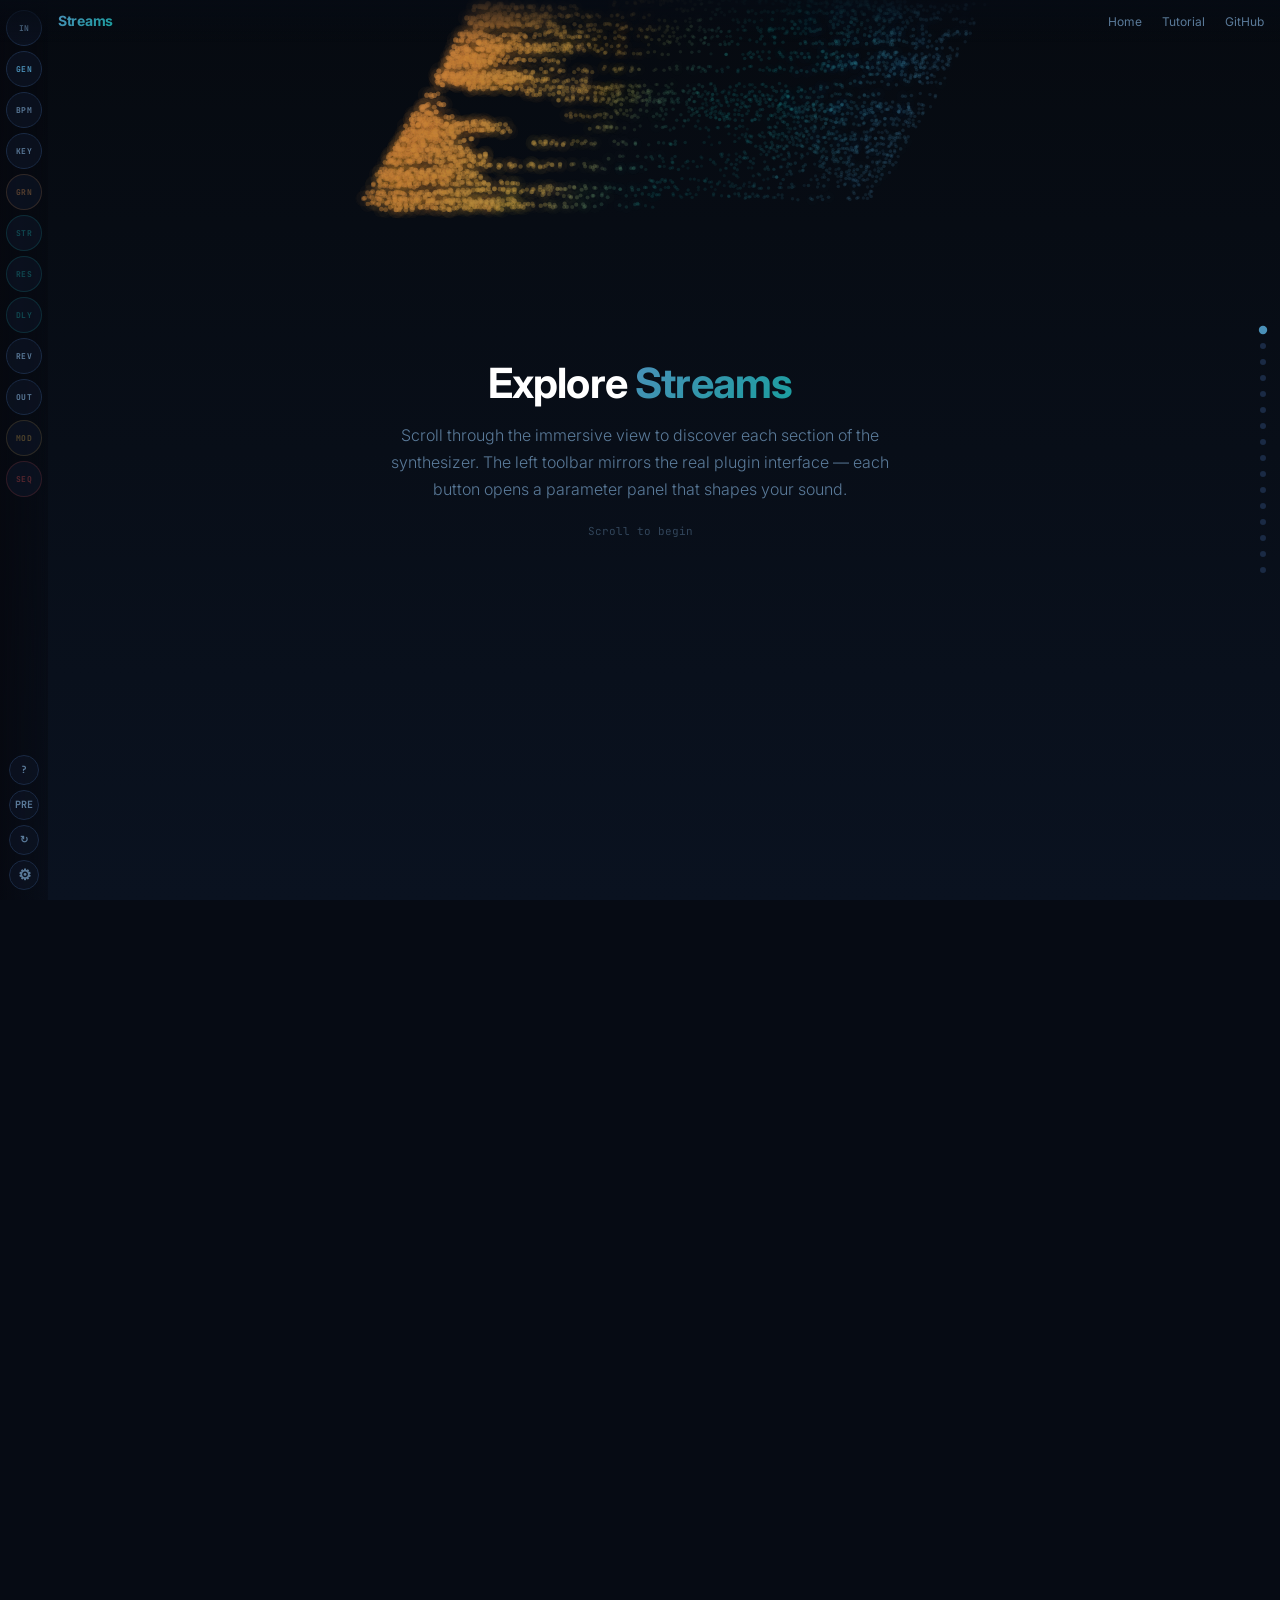
<file: tutorial.html>
<!DOCTYPE html>
<html lang="en">
<head>
<meta charset="UTF-8">
<meta name="viewport" content="width=device-width, initial-scale=1.0">
<title>Streams Tutorial — Learn Granular Synthesis</title>
<meta name="description" content="Interactive tutorial for Streams granular synthesizer. Explore 6 visualization modes, trigger grains, shape sounds, and design textures.">
<link rel="preconnect" href="https://fonts.googleapis.com">
<link rel="preconnect" href="https://fonts.gstatic.com" crossorigin>
<link href="https://fonts.googleapis.com/css2?family=Inter:wght@300;400;500;600;700&family=JetBrains+Mono:wght@400;500&display=swap" rel="stylesheet">
<style>
*, *::before, *::after { margin: 0; padding: 0; box-sizing: border-box; }

:root {
  --bg:          #060b14;
  --surface:     #0d1424;
  --surface2:    #111c30;
  --border:      #1a2a44;
  --text:        #c8d6e5;
  --text-dim:    #5a7a99;
  --accent:      #4a90b8;
  --accent-glow: rgba(74, 144, 184, 0.25);
  --teal:        #1a9e9e;
  --teal-glow:   rgba(26, 158, 158, 0.2);
  --warm:        #c8864a;
  --warm-glow:   rgba(200, 134, 74, 0.15);
  --amber:       #b89040;
  --amber-glow:  rgba(184, 144, 64, 0.15);
  --red:         #c84646;
  --red-glow:    rgba(200, 70, 70, 0.15);
}

html { -webkit-font-smoothing: antialiased; }

body {
  font-family: 'Inter', -apple-system, BlinkMacSystemFont, sans-serif;
  background: var(--bg);
  color: var(--text);
  line-height: 1.6;
  overflow-x: hidden;
}

a { color: var(--accent); text-decoration: none; }
a:hover { text-decoration: underline; }

/* ── Fixed immersive canvas background ────────────────── */

#vizLayer {
  position: fixed;
  inset: 0;
  z-index: 0;
}

#vizLayer canvas {
  display: block;
  width: 100%;
  height: 100%;
  touch-action: none;
  cursor: crosshair;
}

/* ── Top nav bar ──────────────────────────────────────── */

#topNav {
  position: fixed;
  top: 0; left: 0; right: 0;
  z-index: 70;
  display: flex;
  align-items: center;
  gap: 20px;
  padding: 10px 16px 10px 58px;
  background: linear-gradient(to bottom, rgba(6,11,20,0.85), rgba(6,11,20,0));
  pointer-events: auto;
}

#topNav .logo {
  font-weight: 700;
  font-size: 14px;
  color: #fff;
  letter-spacing: -0.02em;
  text-decoration: none;
  margin-right: auto;
}
#topNav .logo span {
  background: linear-gradient(135deg, var(--accent), var(--teal));
  -webkit-background-clip: text;
  -webkit-text-fill-color: transparent;
  background-clip: text;
}

#topNav a {
  font-size: 12px;
  color: var(--text-dim);
  text-decoration: none;
  transition: color 0.2s;
}
#topNav a:hover { color: var(--text); }

/* ── Fixed left nav strip (replica of plugin UI) ──────── */

#navStrip {
  position: fixed;
  left: 0;
  top: 0;
  bottom: 0;
  width: 48px;
  z-index: 50;
  display: flex;
  flex-direction: column;
  align-items: center;
  padding: 10px 0;
  gap: 5px;
  background: linear-gradient(to right, rgba(6,8,15,0.85), rgba(6,8,15,0.4));
  backdrop-filter: blur(8px);
  -webkit-backdrop-filter: blur(8px);
}

.nav-btn {
  width: 36px;
  height: 36px;
  border-radius: 50%;
  border: 1px solid var(--border);
  background: rgba(13,20,36,0.7);
  color: var(--text-dim);
  font-family: 'JetBrains Mono', monospace;
  font-size: 8px;
  font-weight: 700;
  letter-spacing: 0.04em;
  cursor: pointer;
  display: flex;
  align-items: center;
  justify-content: center;
  flex-shrink: 0;
  transition: all 0.4s;
}

.nav-btn:hover { border-color: var(--accent); color: var(--text); background: rgba(74,144,184,0.08); }
.nav-btn.orange:hover { border-color: rgba(200,134,74,0.5); color: rgba(200,134,74,0.7); }
.nav-btn.teal:hover   { border-color: rgba(26,158,158,0.5);  color: rgba(26,158,158,0.7); }
.nav-btn.amber:hover  { border-color: rgba(184,144,64,0.5);  color: rgba(184,144,64,0.7); }
.nav-btn.red:hover    { border-color: rgba(200,70,70,0.5);   color: rgba(200,70,70,0.7); }

.nav-btn.orange { color: rgba(200,134,74,0.4); border-color: rgba(200,134,74,0.2); }
.nav-btn.teal   { color: rgba(26,158,158,0.4); border-color: rgba(26,158,158,0.2); }
.nav-btn.amber  { color: rgba(184,144,64,0.4); border-color: rgba(184,144,64,0.2); }
.nav-btn.red    { color: rgba(200,70,70,0.4); border-color: rgba(200,70,70,0.2); }

.nav-btn.active {
  border-color: var(--accent);
  color: var(--accent);
  background: rgba(74,144,184,0.15);
  box-shadow: 0 0 12px rgba(74,144,184,0.2);
}
.nav-btn.orange.active { border-color: var(--warm); color: var(--warm); background: var(--warm-glow); box-shadow: 0 0 12px rgba(200,134,74,0.2); }
.nav-btn.teal.active   { border-color: var(--teal); color: var(--teal); background: var(--teal-glow); box-shadow: 0 0 12px rgba(26,158,158,0.2); }
.nav-btn.amber.active  { border-color: var(--amber); color: var(--amber); background: var(--amber-glow); box-shadow: 0 0 12px rgba(184,144,64,0.2); }
.nav-btn.red.active    { border-color: var(--red); color: var(--red); background: var(--red-glow); box-shadow: 0 0 12px rgba(200,70,70,0.2); }

/* ── Description overlay (above param panel) ─────────── */

#descOverlay {
  position: fixed;
  left: 56px;
  z-index: 61;
  background: rgba(6,11,20,0.92);
  backdrop-filter: blur(16px);
  -webkit-backdrop-filter: blur(16px);
  border: 1px solid var(--border);
  border-radius: 8px;
  padding: 14px 16px;
  width: 240px;
  box-shadow: 0 8px 32px rgba(0,0,0,0.5);
  opacity: 0;
  transform: translateX(-8px);
  transition: opacity 0.4s, transform 0.4s;
  pointer-events: none;
}

#descOverlay.visible {
  opacity: 1;
  transform: translateX(0);
  pointer-events: auto;
}

#descOverlay.border-orange { border-color: rgba(200,134,74,0.3); }
#descOverlay.border-teal   { border-color: rgba(26,158,158,0.3); }
#descOverlay.border-amber  { border-color: rgba(184,144,64,0.3); }
#descOverlay.border-red    { border-color: rgba(200,70,70,0.3); }

.desc-tag {
  font-family: 'JetBrains Mono', monospace;
  font-size: 9px;
  font-weight: 700;
  letter-spacing: 0.15em;
  text-transform: uppercase;
  color: var(--accent);
  margin-bottom: 6px;
}

.desc-tag.orange { color: var(--warm); }
.desc-tag.teal   { color: var(--teal); }
.desc-tag.amber  { color: var(--amber); }
.desc-tag.red    { color: var(--red); }

#descOverlay h3 {
  font-size: 1rem;
  font-weight: 600;
  color: #fff;
  margin-bottom: 4px;
  line-height: 1.3;
}

#descOverlay p {
  font-size: 0.8rem;
  color: var(--text-dim);
  line-height: 1.5;
  margin: 0;
}

/* ── Floating param panel (exact V2 Immersive replica) ── */

#floatPanel {
  position: fixed;
  left: 56px;
  z-index: 60;
  background: var(--bg);
  backdrop-filter: blur(16px);
  -webkit-backdrop-filter: blur(16px);
  border: 1px solid var(--border);
  border-radius: 8px;
  padding: 14px 16px;
  width: 240px;
  max-height: 70vh;
  overflow-y: auto;
  box-shadow: 0 8px 32px rgba(0,0,0,0.4);
  opacity: 0;
  transform: translateX(-8px);
  transition: opacity 0.4s, transform 0.4s;
  pointer-events: none;
  scrollbar-width: thin;
  scrollbar-color: var(--border) transparent;
  display: flex;
  flex-direction: column;
  gap: 10px;
}

#floatPanel::-webkit-scrollbar { width: 4px; }
#floatPanel::-webkit-scrollbar-thumb { background: var(--border); border-radius: 2px; }

#floatPanel.visible {
  opacity: 1;
  transform: translateX(0);
  pointer-events: auto;
}

#floatPanel.panel-orange { border-color: rgba(200,134,74,0.3); }
#floatPanel.panel-teal   { border-color: rgba(26,158,158,0.3); }
#floatPanel.panel-amber  { border-color: rgba(184,144,64,0.3); }
#floatPanel.panel-red    { border-color: rgba(200,70,70,0.3); }

/* ── Parameter rows (exact plugin classes) ───────────── */

.param {
  display: flex;
  flex-direction: column;
  gap: 4px;
}

.param-row {
  display: flex;
  justify-content: space-between;
  align-items: baseline;
}

.param-label {
  font-size: 11px;
  color: #8fb8d0;
  letter-spacing: .04em;
}

.param-value {
  font-size: 11px;
  font-weight: 500;
  font-variant-numeric: tabular-nums;
  font-family: 'SF Mono', 'Fira Code', 'Consolas', monospace;
  color: #b8cfe0;
  min-width: 72px;
  text-align: right;
}

/* Range slider (exact plugin styling) */
#floatPanel input[type=range] {
  -webkit-appearance: none;
  appearance: none;
  width: calc(100% - 6px);
  margin: 0 3px;
  height: 4px;
  border-radius: 2px;
  outline: none;
  cursor: default;
  background: linear-gradient(to right,
    var(--accent) 0%,
    var(--accent) var(--fill, 50%),
    var(--border) var(--fill, 50%),
    var(--border) 100%);
}

#floatPanel input[type=range]::-webkit-slider-thumb {
  -webkit-appearance: none;
  width: 9px;
  height: 9px;
  border-radius: 50%;
  background: #b8cfe0;
  box-shadow: 0 0 0 2px var(--accent), 0 0 8px rgba(74,144,184,0.18);
  cursor: default;
  transition: transform .1s, box-shadow .15s;
}

#floatPanel input[type=range]::-moz-range-thumb {
  width: 9px;
  height: 9px;
  border: none;
  border-radius: 50%;
  background: #b8cfe0;
  box-shadow: 0 0 0 2px var(--accent);
  cursor: default;
}

/* Toggle button (exact plugin .toggle-btn) */
.toggle-btn {
  display: inline-block;
  padding: 3px 10px;
  border: 1px solid var(--border);
  border-radius: 3px;
  background: var(--surface2);
  color: var(--text-dim);
  font-size: 10px;
  font-weight: 700;
  letter-spacing: .12em;
  cursor: default;
  transition: all .15s;
  font-family: inherit;
}

.toggle-btn.active {
  background: rgba(74,144,184,.15);
  border-color: var(--accent);
  color: var(--accent);
}

/* Subsection divider (exact plugin .subsection-divider) */
.subsection-divider {
  display: flex;
  align-items: center;
  gap: 7px;
  margin: 10px 0 6px;
}

.subsection-divider::before { display: none; }

.subsection-divider::after {
  content: '';
  flex: 1;
  height: 1px;
  background: rgba(74,144,184,0.08);
}

.subsection-label {
  font-size: 9px;
  font-weight: 700;
  letter-spacing: .18em;
  text-transform: uppercase;
  color: var(--accent);
  white-space: nowrap;
}

/* Seg button group (exact plugin .seg-btn) */
.seg-btn-group {
  display: flex;
  gap: 4px;
  flex-wrap: wrap;
  margin: 2px 0;
}

.seg-btn {
  padding: 3px 10px;
  font-family: 'JetBrains Mono', monospace;
  font-size: 9px;
  font-weight: 600;
  border: 1px solid var(--border);
  border-radius: 3px;
  background: var(--surface2);
  color: var(--text-dim);
  cursor: default;
  transition: all .15s;
}

.seg-btn.active {
  border-color: var(--accent);
  color: var(--accent);
  background: rgba(74,144,184,0.08);
}

/* Panel hint */
.panel-hint {
  font-family: 'JetBrains Mono', monospace;
  font-size: 10px;
  color: var(--teal);
  background: rgba(26,158,158,0.08);
  border: 1px solid rgba(26,158,158,0.15);
  border-radius: 5px;
  padding: 6px 10px;
  margin-top: 4px;
}

/* ── Section color overrides (exact plugin V2 rules) ─── */

/* Orange (Grain) */
.panel-orange .param-label { color: #c8864a; }
.panel-orange .param-value { color: #c8864a; opacity: 0.7; }
.panel-orange .subsection-label { color: #c8864a; }
.panel-orange .subsection-divider::after { background: rgba(200,134,74,.1); }
.panel-orange .toggle-btn.active { background: rgba(200,134,74,.1); border-color: #c8864a; color: #c8864a; }
.panel-orange .seg-btn.active { border-color: #c8864a; color: #c8864a; background: rgba(200,134,74,0.08); }
.panel-orange input[type=range] {
  background: linear-gradient(to right, #c8864a 0%, #c8864a var(--fill,50%), var(--border) var(--fill,50%), var(--border) 100%);
}
.panel-orange input[type=range]::-webkit-slider-thumb { box-shadow: 0 0 0 2px #c8864a, 0 0 8px rgba(200,134,74,.22); }

/* Teal (Stream, Resonator, Delay) */
.panel-teal .param-label { color: #1a9e9e; }
.panel-teal .param-value { color: #1a9e9e; opacity: 0.7; }
.panel-teal .subsection-label { color: #1a9e9e; }
.panel-teal .subsection-divider::after { background: rgba(26,158,158,.08); }
.panel-teal .toggle-btn.active { border-color: #1a9e9e; color: #1a9e9e; background: rgba(26,158,158,.08); }
.panel-teal .seg-btn.active { border-color: #1a9e9e; color: #1a9e9e; background: rgba(26,158,158,.08); }
.panel-teal input[type=range] {
  background: linear-gradient(to right, #1a9e9e 0%, #1a9e9e var(--fill,50%), var(--border) var(--fill,50%), var(--border) 100%);
}
.panel-teal input[type=range]::-webkit-slider-thumb { box-shadow: 0 0 0 2px #1a9e9e, 0 0 8px rgba(26,158,158,.18); }

/* Amber (Modulation) */
.panel-amber .param-label { color: #b89040; }
.panel-amber .param-value { color: #b89040; opacity: 0.7; }
.panel-amber .subsection-label { color: #b89040; }
.panel-amber .subsection-divider::after { background: rgba(184,144,64,.08); }
.panel-amber .toggle-btn.active { border-color: #b89040; color: #b89040; background: rgba(184,144,64,.08); }
.panel-amber .seg-btn.active { border-color: #b89040; color: #b89040; background: rgba(184,144,64,.08); }
.panel-amber input[type=range] {
  background: linear-gradient(to right, #b89040 0%, #b89040 var(--fill,50%), var(--border) var(--fill,50%), var(--border) 100%);
}
.panel-amber input[type=range]::-webkit-slider-thumb { box-shadow: 0 0 0 2px #b89040, 0 0 8px rgba(184,144,64,.25); }

/* Red (Sequencer) */
.panel-red .param-label { color: #c84646; }
.panel-red .param-value { color: #c84646; opacity: 0.7; }
.panel-red .subsection-label { color: #c84646; }
.panel-red .subsection-divider::after { background: rgba(200,70,70,.08); }
.panel-red .toggle-btn.active { border-color: #c84646; color: #c84646; background: rgba(200,70,70,.08); }
.panel-red .seg-btn.active { border-color: #c84646; color: #c84646; background: rgba(200,70,70,.08); }
.panel-red input[type=range] {
  background: linear-gradient(to right, #c84646 0%, #c84646 var(--fill,50%), var(--border) var(--fill,50%), var(--border) 100%);
}
.panel-red input[type=range]::-webkit-slider-thumb { box-shadow: 0 0 0 2px #c84646, 0 0 8px rgba(200,70,70,.25); }

/* ── Mode selector (inside STR panel) ─────────────────── */

.mode-btns {
  display: flex;
  gap: 4px;
  flex-wrap: wrap;
  margin: 8px 0;
}

.mode-btn {
  padding: 5px 10px;
  font-family: 'JetBrains Mono', monospace;
  font-size: 10px;
  font-weight: 600;
  border: 1px solid var(--border);
  border-radius: 4px;
  background: var(--surface2);
  color: var(--text-dim);
  cursor: pointer;
  transition: all 0.2s;
}

.mode-btn:hover { border-color: var(--teal); color: var(--teal); }
.mode-btn.active { border-color: var(--teal); color: var(--teal); background: var(--teal-glow); }

/* ── Scroll sections (invisible spacers that drive state) ── */

.scroll-section {
  position: relative;
  z-index: 1;
  height: 100vh;
  pointer-events: none;
}

/* First section is taller so user sees the intro */
.scroll-section:first-child { height: 110vh; }
/* Last section needs extra space for CTA */
.scroll-section:last-child { height: 60vh; }

/* ── Intro overlay (shown at top) ─────────────────────── */

#introOverlay {
  position: fixed;
  top: 50%;
  left: 50%;
  transform: translate(-50%, -50%);
  z-index: 40;
  text-align: center;
  max-width: 560px;
  padding: 0 24px;
  transition: opacity 0.6s;
}

#introOverlay.hidden { opacity: 0; pointer-events: none; }

#introOverlay h1 {
  font-size: clamp(1.8rem, 4vw, 2.6rem);
  font-weight: 700;
  color: #fff;
  letter-spacing: -0.02em;
  margin-bottom: 14px;
  line-height: 1.15;
}

#introOverlay h1 span {
  background: linear-gradient(135deg, var(--accent), var(--teal));
  -webkit-background-clip: text;
  -webkit-text-fill-color: transparent;
  background-clip: text;
}

#introOverlay p {
  font-size: 1rem;
  color: var(--text-dim);
  line-height: 1.7;
  font-weight: 300;
  margin-bottom: 20px;
}

#introOverlay .scroll-cue {
  font-family: 'JetBrains Mono', monospace;
  font-size: 11px;
  color: var(--text-dim);
  opacity: 0.5;
  animation: pulse 2s ease-in-out infinite;
}

@keyframes pulse {
  0%, 100% { opacity: 0.3; }
  50% { opacity: 0.7; }
}

/* ── CTA footer ───────────────────────────────────────── */

#ctaFooter {
  position: fixed;
  bottom: 0;
  left: 0;
  right: 0;
  z-index: 40;
  text-align: center;
  padding: 30px 24px 24px;
  background: linear-gradient(transparent, rgba(6,11,20,0.95));
  opacity: 0;
  transform: translateY(20px);
  transition: opacity 0.5s, transform 0.5s;
  pointer-events: none;
}

#ctaFooter.visible {
  opacity: 1;
  transform: translateY(0);
  pointer-events: auto;
}

.btn-primary {
  display: inline-flex;
  align-items: center;
  gap: 10px;
  padding: 12px 28px;
  background: linear-gradient(135deg, var(--accent), var(--teal));
  color: #fff;
  font-weight: 600;
  font-size: 14px;
  border: none;
  border-radius: 8px;
  text-decoration: none;
  box-shadow: 0 4px 24px var(--accent-glow);
  transition: transform 0.2s;
}
.btn-primary:hover { transform: translateY(-2px); text-decoration: none; }
.btn-primary svg { width: 16px; height: 16px; fill: currentColor; }

#ctaFooter .cta-note {
  font-size: 0.75rem;
  color: var(--text-dim);
  margin-top: 10px;
}

/* ── Right-side step progress ─────────────────────────── */

#stepDots {
  position: fixed;
  right: 14px;
  top: 50%;
  transform: translateY(-50%);
  z-index: 40;
  display: flex;
  flex-direction: column;
  gap: 10px;
}

.step-dot {
  width: 6px;
  height: 6px;
  border-radius: 50%;
  background: var(--border);
  transition: background 0.3s, transform 0.2s;
}
.step-dot.active { background: var(--accent); transform: scale(1.4); }

/* ── Toolbar buttons (bottom of nav strip) ───────────── */

.nav-spacer {
  flex: 1;
  min-height: 8px;
}

.tool-btn {
  width: 30px;
  height: 30px;
  border-radius: 50%;
  border: 1px solid var(--border);
  background: rgba(13,20,36,0.7);
  color: var(--text-dim);
  font-family: 'JetBrains Mono', monospace;
  font-size: 10px;
  font-weight: 700;
  cursor: pointer;
  display: flex;
  align-items: center;
  justify-content: center;
  flex-shrink: 0;
  transition: all 0.4s;
  padding: 0;
}

.tool-btn:hover { border-color: var(--accent); color: var(--text); background: rgba(74,144,184,0.08); }

.tool-btn.active {
  border-color: var(--accent);
  color: var(--accent);
  background: rgba(74,144,184,0.15);
  box-shadow: 0 0 12px rgba(74,144,184,0.2);
}

.tool-btn.gear { font-size: 15px; line-height: 1; }

/* ── Responsive ───────────────────────────────────────── */

@media (max-width: 768px) {
  #navStrip { width: 40px; padding: 6px 0; gap: 3px; }
  .nav-btn { width: 30px; height: 30px; font-size: 7px; }
  .tool-btn { width: 24px; height: 24px; font-size: 8px; }
  .tool-btn.gear { font-size: 12px; }
  #descOverlay, #floatPanel { left: 46px; width: 210px; padding: 10px 12px; }
  #stepDots { display: none; }
}

@media (prefers-reduced-motion: reduce) {
  #floatPanel { transition: none; }
  #introOverlay { transition: none; }
  .scroll-cue { animation: none; opacity: 0.5; }
}

/* ── Window shape buttons (GRN panel) ────────────────── */

.tut-win-btns {
  display: grid;
  grid-template-columns: 1fr 1fr;
  gap: 6px;
  margin: 8px 0;
}

.tut-win-btn {
  display: flex;
  flex-direction: column;
  align-items: center;
  gap: 3px;
  padding: 6px 4px 5px;
  border: 1px solid var(--border);
  border-radius: 4px;
  background: var(--surface2);
  cursor: default;
}

.tut-win-btn canvas {
  width: 100%;
  height: 22px;
  display: block;
}

.tut-win-btn span {
  font-family: 'JetBrains Mono', monospace;
  font-size: 9px;
  color: var(--text-dim);
}

.tut-win-btn.active {
  border-color: var(--warm);
  background: var(--warm-glow);
}

.tut-win-btn.active span { color: var(--warm); }

.tut-win-btn.full-width {
  grid-column: 1 / -1;
}

/* ── LFO visualization (MOD panel) ───────────────────── */

.tut-lfo-item {
  margin: 8px 0;
}

.tut-lfo-label {
  font-family: 'JetBrains Mono', monospace;
  font-size: 9px;
  color: var(--text-dim);
  margin-bottom: 3px;
}

.tut-lfo-canvas {
  width: 100%;
  height: 32px;
  display: block;
  border-radius: 3px;
  background: rgba(6,8,15,0.85);
}

/* ── Piano keyboard (Scale panel) ────────────────────── */

.tut-piano {
  position: relative;
  width: 100%;
  height: 48px;
  margin: 6px 0 2px;
  user-select: none;
}

.tut-piano .w-key {
  position: absolute;
  height: 100%;
  border: 1px solid rgba(27,48,80,0.9);
  border-radius: 0 0 3px 3px;
  background: #16243a;
  z-index: 1;
  display: flex;
  align-items: flex-end;
  justify-content: center;
  padding-bottom: 3px;
  box-sizing: border-box;
}

.tut-piano .w-key span {
  font-size: 8px;
  font-family: 'JetBrains Mono', monospace;
  color: var(--text-dim);
  pointer-events: none;
}

.tut-piano .w-key.active {
  background: rgba(74,144,184,0.22);
  border-color: rgba(74,144,184,0.5);
}

.tut-piano .w-key.active span { color: var(--accent); }

.tut-piano .w-key.off {
  background: #0d1424;
  border-color: rgba(27,48,80,0.5);
}

.tut-piano .w-key.off span { color: rgba(61,96,122,0.4); }

.tut-piano .b-key {
  position: absolute;
  height: 60%;
  top: 0;
  background: #060b14;
  border: 1px solid rgba(27,48,80,0.7);
  border-radius: 0 0 3px 3px;
  z-index: 2;
  box-sizing: border-box;
}

.tut-piano .b-key.active {
  background: rgba(74,144,184,0.35);
  border-color: rgba(74,144,184,0.6);
}

.tut-piano .b-key.off {
  background: #040810;
  border-color: rgba(27,48,80,0.35);
}
</style>
</head>
<body>

<!-- ═══════ FIXED VIZ LAYER ═══════ -->
<div id="vizLayer">
  <canvas id="vizCanvas"></canvas>
</div>

<!-- ═══════ TOP NAV ═══════ -->
<nav id="topNav">
  <a href="index.html" class="logo"><span>Streams</span></a>
  <a href="index.html">Home</a>
  <a href="tutorial.html">Tutorial</a>
  <a href="https://github.com/mattperich/granular-synth">GitHub</a>
</nav>

<!-- ═══════ LEFT NAV STRIP ═══════ -->
<div id="navStrip">
  <div class="nav-btn" data-step="input">IN</div>
  <div class="nav-btn" data-step="generate" style="color:#4a90b8">GEN</div>
  <div class="nav-btn" data-step="tempo">BPM</div>
  <div class="nav-btn" data-step="scale">KEY</div>
  <div class="nav-btn orange" data-step="grain">GRN</div>
  <div class="nav-btn teal" data-step="stream">STR</div>
  <div class="nav-btn teal" data-step="resonator">RES</div>
  <div class="nav-btn teal" data-step="delay">DLY</div>
  <div class="nav-btn" data-step="reverb">REV</div>
  <div class="nav-btn" data-step="output">OUT</div>
  <div class="nav-btn amber" data-step="mod">MOD</div>
  <div class="nav-btn red" data-step="seq">SEQ</div>
  <div class="nav-spacer"></div>
  <div class="tool-btn" data-step="help">?</div>
  <div class="tool-btn" data-step="preset">PRE</div>
  <div class="tool-btn" data-step="reset">&#8635;</div>
  <div class="tool-btn gear" data-step="settings">&#9881;</div>
</div>

<!-- ═══════ DESCRIPTION OVERLAY (above panel) ═══════ -->
<div id="descOverlay">
  <div class="desc-tag" id="descTag"></div>
  <div id="descBody"></div>
</div>

<!-- ═══════ FLOATING PARAM PANEL (V2-style replica) ═══════ -->
<div id="floatPanel">
  <div id="panelBody"></div>
</div>

<!-- ═══════ INTRO OVERLAY ═══════ -->
<div id="introOverlay">
  <h1>Explore <span>Streams</span></h1>
  <p>
    Scroll through the immersive view to discover each section of the synthesizer.
    The left toolbar mirrors the real plugin interface &mdash; each button opens a
    parameter panel that shapes your sound.
  </p>
  <div class="scroll-cue">Scroll to begin</div>
</div>

<!-- ═══════ CTA FOOTER ═══════ -->
<div id="ctaFooter">
  <a href="https://github.com/mattperich/granular-synth" class="btn-primary">
    <svg viewBox="0 0 16 16"><path d="M8 0C3.58 0 0 3.58 0 8c0 3.54 2.29 6.53 5.47 7.59.4.07.55-.17.55-.38 0-.19-.01-.82-.01-1.49-2.01.37-2.53-.49-2.69-.94-.09-.23-.48-.94-.82-1.13-.28-.15-.68-.52-.01-.53.63-.01 1.08.58 1.23.82.72 1.21 1.87.87 2.33.66.07-.52.28-.87.51-1.07-1.78-.2-3.64-.89-3.64-3.95 0-.87.31-1.59.82-2.15-.08-.2-.36-1.02.08-2.12 0 0 .67-.21 2.2.82.64-.18 1.32-.27 2-.27.68 0 1.36.09 2 .27 1.53-1.04 2.2-.82 2.2-.82.44 1.1.16 1.92.08 2.12.51.56.82 1.27.82 2.15 0 3.07-1.87 3.75-3.65 3.95.29.25.54.73.54 1.48 0 1.07-.01 1.93-.01 2.2 0 .21.15.46.55.38A8.013 8.013 0 0016 8c0-4.42-3.58-8-8-8z"/></svg>
    Get Started on GitHub
  </a>
  <div class="cta-note">Streams Granular Synthesizer &mdash; Built by <a href="https://github.com/mattperich">Matt Perich</a> &middot; <a href="index.html">Home</a></div>
</div>

<!-- ═══════ STEP DOTS ═══════ -->
<div id="stepDots"></div>

<!-- ═══════ INVISIBLE SCROLL SECTIONS ═══════ -->
<div class="scroll-section" data-step="intro"></div>
<div class="scroll-section" data-step="input"></div>
<div class="scroll-section" data-step="sampler"></div>
<div class="scroll-section" data-step="generate"></div>
<div class="scroll-section" data-step="tempo"></div>
<div class="scroll-section" data-step="scale"></div>
<div class="scroll-section" data-step="grain"></div>
<div class="scroll-section" data-step="stream"></div>
<div class="scroll-section" data-step="resonator"></div>
<div class="scroll-section" data-step="delay"></div>
<div class="scroll-section" data-step="reverb"></div>
<div class="scroll-section" data-step="output"></div>
<div class="scroll-section" data-step="mod"></div>
<div class="scroll-section" data-step="seq"></div>
<div class="scroll-section" data-step="preset"></div>
<div class="scroll-section" data-step="end"></div>

<script>
// ══════════════════════════════════════════════════════════
// SHARED ENGINE (colormap, FFT, viz simulation)
// ══════════════════════════════════════════════════════════

const CMAP = new Uint8Array(256 * 3);
const CMAP_STOPS = [{t:0,c:[200,130,60]},{t:0.3,c:[184,144,64]},{t:0.6,c:[26,158,158]},{t:1,c:[74,144,184]}];
for (let i = 0; i < 256; i++) {
  const t = i / 255; let idx = 0;
  for (let j = 1; j < CMAP_STOPS.length; j++) { if (t >= CMAP_STOPS[j].t) idx = j; }
  idx = Math.min(idx, CMAP_STOPS.length - 2);
  const a = CMAP_STOPS[idx], b_ = CMAP_STOPS[idx + 1];
  const u = (t - a.t) / (b_.t - a.t), s = u * u * (3 - 2 * u);
  CMAP[i*3]   = Math.round(a.c[0] + (b_.c[0] - a.c[0]) * s);
  CMAP[i*3+1] = Math.round(a.c[1] + (b_.c[1] - a.c[1]) * s);
  CMAP[i*3+2] = Math.round(a.c[2] + (b_.c[2] - a.c[2]) * s);
}

function createFakeFFT(profile) {
  let t = Math.random() * 100; const N = 256; const out = new Float32Array(N);
  const surgePhase = Math.random() * 100;
  return { tick() {
    t += 1/60; out.fill(0);
    if (profile === 'balanced') { for (let i=0;i<N;i++){const f=i/N;out[i]=Math.max(0,Math.min(200,110*(1-f*0.35)+Math.sin(t*0.8+f*4)*35+Math.sin(t*1.3+f*8)*20+Math.random()*25));} }
    else if (profile === 'midrange') { const surge=Math.max(0,Math.sin(t*0.4+surgePhase))*70;for(let i=0;i<N;i++){const f=i/N;out[i]=Math.max(0,Math.min(200,60+Math.exp(-((f-0.4)**2)/0.06)*130+surge*Math.exp(-((f-0.5)**2)/0.1)+Math.sin(t*1.1+i*0.3)*18+Math.random()*20));} }
    else if (profile === 'bass-heavy') { const burst=Math.random()<0.03?90:0;for(let i=0;i<N;i++){const f=i/N;out[i]=Math.max(0,Math.min(200,150*Math.exp(-f*2.5)+30+burst*Math.exp(-f*1.5)+Math.sin(t*0.6+f*3)*25+Math.random()*20));} }
    else if (profile === 'harmonic') { const P=(1+Math.sqrt(5))/2,sw=Math.sin(t*0.15)*0.1;for(let i=0;i<N;i++){const f=i/N;let v=50;for(let h=1;h<=6;h++)v+=80*Math.exp(-((f-(h*P*0.08+sw)%1)**2)/0.004);out[i]=Math.max(0,Math.min(200,v+Math.sin(t*0.9+i*0.2)*12+Math.random()*15));} }
    else if (profile === 'burst') { const c=(t*0.3)%1,ac=c<0.7,env=ac?Math.sin(c/0.7*Math.PI):0;for(let i=0;i<N;i++){out[i]=Math.max(0,Math.min(200,env*(90+60*Math.sin(i/N*12+t*2))+Math.random()*(ac?25:8)));} }
    else if (profile === 'broadband') { const imp=Math.random()<0.06,ib=(Math.random()*N)|0;for(let i=0;i<N;i++){let v=70+Math.sin(t*0.5+i*0.1)*20+Math.random()*25;if(imp&&Math.abs(i-ib)<15)v+=90;out[i]=Math.max(0,Math.min(200,v));} }
    return out;
  }};
}

const FL_COLS=16,FL_ROWS=12;
function buildCurlGrid(vx,vy,time,layers,str){const eps=0.01;for(let r=0;r<FL_ROWS;r++){const ny=r/(FL_ROWS-1);for(let c=0;c<FL_COLS;c++){const nx=c/(FL_COLS-1),idx=r*FL_COLS+c;let p=0,px=0,py=0;for(let k=0;k<layers.length;k++){const L=layers[k],A=L[0],kx=L[1],ky=L[2],om=L[3],phX=L[4],phY=L[5];const ax=kx*nx*6.2832+phX+om*time,ay=ky*ny*6.2832+phY+om*time*0.7;p+=A*Math.sin(ax)*Math.sin(ay);px+=A*Math.sin(kx*(nx+eps)*6.2832+phX+om*time)*Math.sin(ay);py+=A*Math.sin(ax)*Math.sin(ky*(ny+eps)*6.2832+phY+om*time*0.7);}vx[idx]=((py-p)/eps)*str;vy[idx]=-((px-p)/eps)*str;}}}
function sampleCurl(vx,vy,x,y,W,H){const gx=(x/W)*(FL_COLS-1),gy=(y/H)*(FL_ROWS-1),cx=Math.max(0,Math.min(FL_COLS-2,gx|0)),cy=Math.max(0,Math.min(FL_ROWS-2,gy|0)),fx=gx-cx,fy=gy-cy;const i00=cy*FL_COLS+cx,i10=i00+1,i01=i00+FL_COLS,i11=i01+1;const w00=(1-fx)*(1-fy),w10=fx*(1-fy),w01=(1-fx)*fy,w11=fx*fy;return{vx:vx[i00]*w00+vx[i10]*w10+vx[i01]*w01+vx[i11]*w11,vy:vy[i00]*w00+vy[i10]*w10+vy[i01]*w01+vy[i11]*w11};}
const FLOCK_LAYERS=[[2,0.5,0.4,0.12,0,0],[1.5,0.3,0.7,0.10,1.7,2.3],[0.9,1.5,1,0.16,3.1,0.7],[0.7,1,1.8,0.13,4.9,1.1]];
const FLAME_LAYERS=[[2,2.5,0.3,0.25,0,0],[1.5,3,0.4,0.20,1.7,2.3],[1,1.5,0.6,0.30,3.1,0.7],[0.7,4,0.8,0.28,4.9,1.1]];
const PHI=(1+Math.sqrt(5))/2;

// ── createVizSim (full-screen version, higher budget) ──
function createVizSim(canvas,mode,opts){
  opts=opts||{};const ctx=canvas.getContext('2d');let W=0,H=0;
  const MAX=opts.maxDroplets||10000,SPAWN=opts.spawnRate||50;
  const drX=new Float32Array(MAX),drY=new Float32Array(MAX),drA=new Float32Array(MAX);
  const drB=new Uint8Array(MAX),drVx=new Float32Array(MAX),drVy=new Float32Array(MAX);
  const drHx=new Float32Array(MAX),drHy=new Float32Array(MAX),drTch=new Float32Array(MAX);
  let drCount=0;
  const PROFILES={flow:'balanced',flock:'midrange',flame:'bass-heavy',fractal:'harmonic',flora:'burst',flood:'broadband'};
  const fft=createFakeFFT(PROFILES[mode]||'balanced');let fftData=new Float32Array(256);
  const LUT=512,centerLUT=new Float32Array(LUT);let ph1=Math.random()*10,ph2=Math.random()*10;
  const gVx=new Float32Array(FL_COLS*FL_ROWS),gVy=new Float32Array(FL_COLS*FL_ROWS);
  let fTime=0,splitVal=0,splitTgt=0,splitTmr=0;
  const NT=4,tX=new Float32Array(NT),tY=new Float32Array(NT);let flTime=0;
  let branches=[],spawnPts=[],blossoms=[],batchTmr=0,treeAge=0,growTmr=0,nextSprout=1.5+Math.random();
  let treeCanvas=null,treeCtx=null,treeDirty=true;
  const RM=20,rX=new Float32Array(RM),rY=new Float32Array(RM),rVy=new Float32Array(RM),rVx=new Float32Array(RM);
  const rA=new Float32Array(RM),rSz=new Float32Array(RM);const RTL=12;
  const rTX=new Float32Array(RM*RTL),rTY=new Float32Array(RM*RTL),rTH=new Uint8Array(RM);
  let rDN=0,rAcc=0;let vortices=[];
  let mx=-1e4,my=-1e4,mDown=false,dvx=0,dvy=0,lmx=0,lmy=0,interact=true,windT=0;

  // Resonator strings overlay
  let showStrings = false;
  const RES_N = 16;
  const resEnergy = new Float32Array(RES_N);
  const resBend = new Float32Array(RES_N);
  const resNotes = ['C2','D2','E2','G2','A2','C3','D3','E3','G3','A3','C4','D4','E4','G4','A4','C5'];

  function pluckString(idx) {
    if (idx >= 0 && idx < RES_N) {
      resEnergy[idx] = Math.min(1, resEnergy[idx] + 0.8);
      resBend[idx] += (Math.random() - 0.5) * 0.6;
    }
  }

  function pluckNearestString(y) {
    if (!showStrings || !H) return;
    const margin = 20;
    const spacing = (H - 2 * margin) / Math.max(RES_N - 1, 1);
    let best = -1, bestD = Infinity;
    for (let i = 0; i < RES_N; i++) {
      const sy = margin + i * spacing;
      const d = Math.abs(y - sy);
      if (d < bestD) { bestD = d; best = i; }
    }
    if (best >= 0 && bestD < spacing * 0.6) pluckString(best);
  }

  function resize(){const dpr=Math.min(devicePixelRatio||1,2);const r=canvas.getBoundingClientRect();W=r.width;H=r.height;if(!W||!H)return;canvas.width=W*dpr;canvas.height=H*dpr;ctx.setTransform(dpr,0,0,dpr,0,0);if(mode==='flora'&&branches.length===0)initFlora();treeDirty=true;}
  function getCX(y){return centerLUT[Math.min(LUT-1,Math.max(0,(y/H*LUT)|0))];}
  function updateLUT(){const hw=W/2,amp=W*0.12;for(let j=0;j<LUT;j++){const yN=j/LUT;centerLUT[j]=hw+Math.sin(yN*2.2+ph1)*amp+Math.sin(yN*5.1+ph2)*amp*0.3;}}

  // Flora helpers (same as index.html)
  function initFlora(){branches=[];spawnPts=[];blossoms=[];treeAge=0;const tx=W/2;branches.push({x1:tx,y1:H*0.92,x2:tx,y2:H*0.5,tipX:tx,tipY:H*0.5,depth:0,opacity:1,parentIdx:-1,growProgress:1,_fading:false,_sunset:false,curveSide:1,_split:false,birthTime:-Infinity});for(let r=0;r<3;r++)floSprout();rebuildSP();treeDirty=true;}
  function floSprout(){const tr=branches[0];if(!tr)return;const t=0.4+Math.random()*0.6,cs=tr.curveSide||1;const cmx=(tr.x1+tr.tipX)/2+(tr.tipY-tr.y1)*0.08*cs,cmy=(tr.y1+tr.tipY)/2-(tr.tipX-tr.x1)*0.08*cs;const u=1-t;const sx=u*u*tr.x1+2*u*t*cmx+t*t*tr.tipX,sy=u*u*tr.y1+2*u*t*cmy+t*t*tr.tipY;const side=Math.random()<0.5?-1:1,angle=-Math.PI/2+side*(0.2+Math.random()*0.6),len=Math.min(W,H)*(0.1+Math.random()*0.12);branches.push({x1:sx,y1:sy,x2:Math.max(5,Math.min(W-5,sx+Math.cos(angle)*len)),y2:Math.max(5,sy+Math.sin(angle)*len),tipX:sx,tipY:sy,depth:1,opacity:0.1,parentIdx:0,growProgress:0,_fading:false,_sunset:false,curveSide:side,_split:false,birthTime:treeAge});}
  function rebuildSP(){spawnPts=[];for(let i=1;i<branches.length;i++){const b=branches[i];if(b.growProgress<0.2||b._fading||b.opacity<0.15)continue;for(let t=0.3;t<=1;t+=0.25)spawnPts.push({x:b.x1+(b.x2-b.x1)*Math.min(t,b.growProgress),y:b.y1+(b.y2-b.y1)*Math.min(t,b.growProgress)});}}
  function updateTree(dt){treeAge+=dt;let st=false;for(let i=1;i<branches.length;i++){const b=branches[i];if(b.growProgress<1&&!b._fading){b.growProgress=Math.min(1,b.growProgress+dt*0.5);b.tipX=b.x1+(b.x2-b.x1)*b.growProgress;b.tipY=b.y1+(b.y2-b.y1)*b.growProgress;b.opacity=Math.min(1,b.opacity+dt*0.5);}if(!b._fading&&!b._sunset&&b.growProgress>=1&&(b.tipX<10||b.tipX>W-10||b.tipY<10||b.tipY>H-10)){b._sunset=true;b._sunsetTime=treeAge;}if(!b._sunset&&!b._fading&&b.depth===1&&treeAge-b.birthTime>18){b._sunset=true;b._sunsetTime=treeAge;st=true;}if(!b._sunset&&b.parentIdx>0&&branches[b.parentIdx]._sunset){b._sunset=true;b._sunsetTime=branches[b.parentIdx]._sunsetTime;}if(b._sunset&&!b._fading&&treeAge-b._sunsetTime>6){b._fading=true;st=true;}if(!b._fading&&b.parentIdx>0&&branches[b.parentIdx]._fading){b._fading=true;st=true;}if(b.growProgress>=1&&!b._fading&&!b._sunset&&!b._split&&branches.length<80){b._split=true;const pa=Math.atan2(b.tipY-b.y1,b.tipX-b.x1),lb=Math.hypot(b.x2-b.x1,b.y2-b.y1);for(let f=0;f<2;f++){const sp=(f===0?-1:1)*(0.25+Math.random()*0.35),fa=pa+sp,ln=lb*(0.5+Math.random()*0.3);let ex=b.tipX+Math.cos(fa)*ln,ey=b.tipY+Math.sin(fa)*ln;branches.push({x1:b.tipX,y1:b.tipY,x2:Math.max(2,Math.min(W-2,ex)),y2:Math.max(2,Math.min(H-2,ey)),tipX:b.tipX,tipY:b.tipY,depth:b.depth+1,opacity:0.1,parentIdx:i,growProgress:0,_fading:false,_sunset:false,curveSide:f===0?-1:1,_split:false,birthTime:treeAge});}st=true;}if(b._fading)b.opacity-=dt*0.12;}if(branches.length>0)branches[0].opacity=1;let nl=1;for(let i=1;i<branches.length;i++){if(branches[i].opacity>0.02){if(nl!==i)branches[nl]=branches[i];nl++;}}if(nl<branches.length){branches.length=nl;st=true;}growTmr+=dt;if(growTmr>nextSprout&&branches.length<80){growTmr=0;nextSprout=1.5+Math.random();floSprout();st=true;}if(st){rebuildSP();treeDirty=true;}}
  function renderTree(){if(!treeDirty&&treeCanvas)return;const dpr=Math.min(devicePixelRatio||1,2);if(!treeCanvas){treeCanvas=document.createElement('canvas');treeCtx=treeCanvas.getContext('2d');}const pw=Math.round(W*dpr),ph=Math.round(H*dpr);if(treeCanvas.width!==pw||treeCanvas.height!==ph){treeCanvas.width=pw;treeCanvas.height=ph;}const tc=treeCtx;tc.clearRect(0,0,pw,ph);tc.setTransform(dpr,0,0,dpr,0,0);tc.lineCap='round';for(const b of branches){if(b.opacity<0.03)continue;tc.lineWidth=Math.max(0.75,3-b.depth*0.45)*Math.min(1,b.opacity*2);tc.strokeStyle=`rgba(140,100,60,${b.opacity*0.85})`;tc.beginPath();const cs=b.curveSide||1;tc.moveTo(b.x1,b.y1);tc.quadraticCurveTo((b.x1+b.tipX)/2+(b.tipY-b.y1)*0.08*cs,(b.y1+b.tipY)/2-(b.tipX-b.x1)*0.08*cs,b.tipX,b.tipY);tc.stroke();}for(const bl of blossoms){const pulse=0.4+0.2*Math.sin(bl.phase+treeAge*3),lifeT=Math.min(1,bl.age/0.5),lifeN=Math.max(0,1-bl.age/bl.decayDur);tc.beginPath();tc.arc(bl.cx,bl.cy,4.5,0,Math.PI*2);tc.fillStyle=`rgba(220,190,130,${pulse*lifeT*lifeN**3})`;tc.fill();}tc.setTransform(1,0,0,1,0,0);treeDirty=false;}
  function updateBlossoms(dt){for(let i=blossoms.length-1;i>=0;i--){blossoms[i].age+=dt;blossoms[i].phase+=dt;if(blossoms[i].age>blossoms[i].decayDur){blossoms.splice(i,1);treeDirty=true;}}batchTmr+=dt;const BS=4;if(batchTmr>=0.8&&spawnPts.length>=BS&&blossoms.length<32){batchTmr=0;const bpb=Math.floor(256/BS);for(let k=0;k<BS;k++){const sp=spawnPts[(Math.random()*spawnPts.length)|0];blossoms.push({binStart:k*bpb,binEnd:k===BS-1?256:(k+1)*bpb,age:0,spawnDur:0.8,decayDur:6,cx:sp.x,cy:sp.y,phase:Math.random()*Math.PI*2});}treeDirty=true;}if(blossoms.length===0&&spawnPts.length>=BS)batchTmr=0.8;}

  function spawn(dt){
    fftData=fft.tick();
    if(mode==='flood'){rAcc+=(3+Math.random()*2)*dt*60;while(rAcc>=1&&rDN<RM){rAcc--;const i=rDN;rX[i]=20+Math.random()*(W-40);rY[i]=-10;rVx[i]=0;rVy[i]=H/(2*60);let rms=0;for(let b=0;b<256;b++){const v=fftData[b];rms+=v*v;}rA[i]=Math.max(0.15,Math.min(1,Math.sqrt(rms/256)/140));rSz[i]=5+rA[i]*6;rTH[i]=0;const base=i*RTL;for(let t=0;t<RTL;t++){rTX[base+t]=rX[i];rTY[base+t]=rY[i];}rDN++;}return;}
    const hw=W*0.22;let spawned=0;const sb=(Math.random()*256)|0;
    for(let j=0;j<256&&spawned<SPAWN;j++){const i=(sb+j)%256,amp=fftData[i],ft=i/255;
      if(amp<15*(1-ft*0.4))continue;if(Math.random()>amp/200*0.95)continue;if(drCount>=MAX)break;
      const a=amp/255,n=drCount++;
      if(mode==='flow'){const sp=(ft-0.5)*2,off=sp*hw*0.9+(Math.random()-0.5)*6;drX[n]=off;drHx[n]=off;drY[n]=-(Math.random()*4);drVx[n]=(Math.random()-0.5)*0.15;drVy[n]=0;}
      else if(mode==='flock'){drX[n]=-(Math.random()*30);drY[n]=H/2+(0.5-ft)*H*0.6+(Math.random()-0.5)*8;drHx[n]=0;drHy[n]=drY[n];drVx[n]=0;drVy[n]=0;}
      else if(mode==='flame'){const bx=W*0.5+(ft-0.5)*W*0.85;drX[n]=bx+(Math.random()-0.5)*12;drY[n]=H-15-Math.random()*15;drHx[n]=drX[n];drHy[n]=drY[n];drVx[n]=(Math.random()-0.5)*1.5;drVy[n]=-(0.5+Math.random());}
      else if(mode==='fractal'){const cx=W/2,cy=H/2,ang=ft*2*Math.PI*PHI+(Math.random()-0.5)*0.15,sR=3+Math.random()*5;drX[n]=cx+Math.cos(ang)*sR;drY[n]=cy+Math.sin(ang)*sR;drHx[n]=drX[n];drHy[n]=drY[n];const bR=Math.min(W,H)/2/(5*60)/0.65;drVx[n]=Math.cos(ang)*bR*0.5;drVy[n]=Math.sin(ang)*bR*0.5;}
      else if(mode==='flora'){let ok=false;for(const bl of blossoms){if(bl.age>bl.spawnDur||i<bl.binStart||i>=bl.binEnd)continue;const ang=(i-bl.binStart)/Math.max(1,bl.binEnd-bl.binStart)*Math.PI*2*PHI,sR=2+Math.random()*4;drX[n]=bl.cx+Math.cos(ang)*sR;drY[n]=bl.cy+Math.sin(ang)*sR;drHx[n]=bl.cx;drHy[n]=bl.cy;drVx[n]=0;drVy[n]=0;ok=true;break;}if(!ok){drCount--;continue;}}
      drA[n]=a;drB[n]=i;drTch[n]=0;spawned++;
    }
  }

  function physics(dt){
    const now=performance.now()/1000;
    for(let v=vortices.length-1;v>=0;v--){const vt=vortices[v];vt.age=(now-vt.born)/vt.life;if(vt.age>=1){vortices.splice(v,1);continue;}vt.fade=Math.max(0,1-vt.age*vt.age);}
    if(mode==='flow'){ph1+=dt*0.3*0.4;ph2+=dt*0.3*0.25;updateLUT();}
    if(mode==='flock'){fTime+=2/30;buildCurlGrid(gVx,gVy,fTime,FLOCK_LAYERS,1.2);splitTmr+=1/30;if(splitTmr>10+Math.random()*5){splitTgt=splitTgt>0.5?0:1;splitTmr=0;}splitVal+=(splitTgt-splitVal)*0.01;}
    if(mode==='flame'){flTime+=1.5/30;buildCurlGrid(gVx,gVy,flTime,FLAME_LAYERS,1);const ts=W/(NT+1);for(let t=0;t<NT;t++){tX[t]=ts*(t+1)+Math.sin(flTime*0.5+t*1.8)*ts*0.25;tY[t]=H*0.35+Math.sin(flTime*0.35+t*2.4)*H*0.05;}}
    if(mode==='flora'){if(branches.length===0)initFlora();updateTree(dt);updateBlossoms(dt);}
    if(mode==='flood'){windT+=dt;const wind=Math.sin(windT*0.4)*1.2+Math.sin(windT*1.1+2)*0.5;const gnd=H*0.85;let rw=0;for(let i=0;i<rDN;i++){rY[i]+=rVy[i];rX[i]+=rVx[i];rVx[i]*=0.85;rX[i]+=wind*(0.3+rY[i]/gnd*0.7)+(Math.random()-0.5)*0.15;const th=rTH[i],base=i*RTL;rTX[base+th]=rX[i];rTY[base+th]=rY[i];rTH[i]=(th+1)%RTL;if(rY[i]>=gnd){const sx=rX[i];for(let s=0;s<15&&drCount<MAX;s++){const ft=s/15,bin=(ft*255)|0;const n=drCount++;drX[n]=sx+(sx-sx+ft*W*0.15-W*0.075)*0.15;drY[n]=gnd;drVx[n]=(ft-0.5)*0.3;drVy[n]=-(3.5+Math.random()*3);drHx[n]=sx-W*0.075+ft*W*0.15;drHy[n]=gnd;drA[n]=Math.min(1,(fftData[bin]||50)/200);drB[n]=bin;drTch[n]=0;}continue;}if(rw!==i){rX[rw]=rX[i];rY[rw]=rY[i];rVx[rw]=rVx[i];rVy[rw]=rVy[i];rA[rw]=rA[i];rSz[rw]=rSz[i];const sb=i*RTL,db=rw*RTL;for(let t=0;t<RTL;t++){rTX[db+t]=rTX[sb+t];rTY[db+t]=rTY[sb+t];}rTH[rw]=rTH[i];}rw++;}rDN=rw;}
    const bf=mode==='flow'?H/(6*60):0,bfx=mode==='flock'?W/(6*60):0,bfr=mode==='fractal'?Math.min(W,H)/2/(5*60)/0.65:0,bff=mode==='flora'?Math.min(W,H)/2/(5*60)/0.65*0.25:0,fr=mode==='flame'?2.5:0,gnd=H*0.85;
    let w=0;
    for(let i=0;i<drCount;i++){
      if(mode==='flow'){drY[i]+=bf;drVx[i]+=(drHx[i]-drX[i])*0.001;drVx[i]*=0.985;drX[i]+=drVx[i];drA[i]*=0.9993;}
      else if(mode==='flock'){drVx[i]+=bfx*0.03;const cl=sampleCurl(gVx,gVy,drX[i],drY[i],W,H);drVx[i]+=cl.vx*0.02;drVy[i]+=cl.vy*0.02;if(splitVal>0.05)drVy[i]+=(drY[i]>H/2?1:-1)*splitVal*0.04;drX[i]+=drVx[i];drY[i]+=drVy[i];if(drY[i]<10)drVy[i]+=(10-drY[i])*0.03;if(drY[i]>H-10)drVy[i]+=(H-10-drY[i])*0.03;drVx[i]*=0.96;drVy[i]*=0.96;drA[i]*=0.9993;}
      else if(mode==='flame'){const ts=W/(NT+1),ni=Math.max(0,Math.min(NT-1,Math.round(drX[i]/ts)-1)),hn=Math.max(0,1-drY[i]/H),rl=(drY[i]-tY[ni])/H;if(rl>0)drVy[i]-=fr*0.09;else drVy[i]-=fr*Math.max(-0.02,0.09+rl*0.4);const cl=sampleCurl(gVx,gVy,drX[i],drY[i],W,H);drVx[i]+=cl.vx*(0.003+hn*0.032);drVy[i]+=cl.vy*(0.003+hn*0.032)*0.4;const dx=tX[ni]-drX[i],adx=Math.abs(dx),dz=ts*0.15;if(adx>dz)drVx[i]+=Math.sign(dx)*(adx-dz)/ts*Math.min(1,hn/0.5)*0.15;drX[i]+=drVx[i];drY[i]+=drVy[i];if(drX[i]<10)drVx[i]+=(10-drX[i])*0.03;if(drX[i]>W-10)drVx[i]+=(W-10-drX[i])*0.03;drVx[i]*=0.94;drVy[i]*=0.93;drA[i]*=hn>0.4?1-(hn-0.4)*0.04:0.9993;}
      else if(mode==='fractal'){const cx=W/2,cy=H/2,rdx=drX[i]-cx,rdy=drY[i]-cy,rd=Math.sqrt(rdx*rdx+rdy*rdy)||1,rnx=rdx/rd,rny=rdy/rd;drVx[i]+=rnx*bfr*0.03;drVy[i]+=rny*bfr*0.03;drVx[i]+=(-rny)*bfr*0.03/PHI;drVy[i]+=rnx*bfr*0.03/PHI;drX[i]+=drVx[i];drY[i]+=drVy[i];drVx[i]*=0.96;drVy[i]*=0.96;drA[i]*=0.9993;}
      else if(mode==='flora'){const bcx=drHx[i],bcy=drHy[i],rdx=drX[i]-bcx,rdy=drY[i]-bcy,rd=Math.sqrt(rdx*rdx+rdy*rdy)||1,rnx=rdx/rd,rny=rdy/rd,rf=bff*0.025;drVx[i]+=rnx*rf;drVy[i]+=rny*rf;drVx[i]+=(-rny)*rf/PHI;drVy[i]+=rnx*rf/PHI;drVx[i]+=rnx*(Math.random()-0.5)*0.3;drVy[i]+=rny*(Math.random()-0.5)*0.3;drX[i]+=drVx[i];drY[i]+=drVy[i];drVx[i]*=0.96;drVy[i]*=0.96;drA[i]*=drA[i]<0.15?0.97:0.998;}
      else if(mode==='flood'){drVy[i]+=0.08;drVx[i]+=(drHx[i]-drX[i])*0.005;drX[i]+=drVx[i];drY[i]+=drVy[i];drVx[i]*=0.99;drA[i]*=0.9993;}
      drTch[i]*=0.99;
      for(const vt of vortices){if(vt.fade<=0)continue;const vdx=(mode==='flow'?getCX(drY[i])+drX[i]:drX[i])-vt.x,vdy=drY[i]-vt.y,vd=Math.sqrt(vdx*vdx+vdy*vdy);if(vd>=vt.radius||vd<1)continue;const f=vt.fade*vt.strength*(1-vd/vt.radius);drVx[i]+=(-vdy/vd*vt.spin+vdx/vd*-0.3)*f;if(mode==='flow')drY[i]+=(vdx/vd*vt.spin+vdy/vd*-0.3)*f*0.5;else drVy[i]+=(vdx/vd*vt.spin+vdy/vd*-0.3)*f*0.5;drTch[i]=Math.min(1,drTch[i]+f*0.3);}
      if(mDown&&interact){const px=mode==='flow'?getCX(drY[i])+drX[i]:drX[i],dx=px-mx,dy=drY[i]-my,d=Math.sqrt(dx*dx+dy*dy);if(d<60&&d>1){const f=(1-d/60)*0.9,ds=Math.sqrt(dvx*dvx+dvy*dvy),bl=Math.min(1,ds/8),rx=dx/d,ry=dy/d;let nx=0,ny=0;if(ds>0.5){nx=dvx/ds;ny=dvy/ds;}drVx[i]+=(rx*(1-bl)+nx*bl)*f*(1+ds*0.15);if(mode==='flow')drY[i]+=(ry*(1-bl)+ny*bl)*f*0.5;else drVy[i]+=(ry*(1-bl)+ny*bl)*f*(1+ds*0.15);drA[i]=Math.min(1,drA[i]+f*0.1);drTch[i]=Math.min(1,drTch[i]+f);}}
      let alive=drA[i]>0.01;
      if(mode==='flow')alive=alive&&drY[i]<H+5&&drY[i]>-10;
      else if(mode==='flock')alive=alive&&drX[i]>-200&&drX[i]<W+150&&drY[i]>-80&&drY[i]<H+80;
      else if(mode==='flame')alive=alive&&drY[i]>-30;
      else if(mode==='fractal')alive=alive&&drX[i]>-80&&drX[i]<W+80&&drY[i]>-80&&drY[i]<H+80;
      else if(mode==='flora')alive=alive&&Math.hypot(drX[i]-drHx[i],drY[i]-drHy[i])<120;
      else if(mode==='flood')alive=alive&&drY[i]<gnd+20&&drY[i]>-10;
      if(alive){if(w!==i){drX[w]=drX[i];drY[w]=drY[i];drA[w]=drA[i];drB[w]=drB[i];drVx[w]=drVx[i];drVy[w]=drVy[i];drHx[w]=drHx[i];drHy[w]=drHy[i];drTch[w]=drTch[i];}w++;}
    }
    drCount=w;
  }

  function render(){
    if(!W||!H)return;
    const grad=ctx.createLinearGradient(0,0,0,H);grad.addColorStop(0,'#060a10');grad.addColorStop(1,'#0a1220');ctx.fillStyle=grad;ctx.fillRect(0,0,W,H);
    if(mode==='flora'){renderTree();if(treeCanvas){ctx.save();ctx.setTransform(1,0,0,1,0,0);ctx.drawImage(treeCanvas,0,0);ctx.restore();ctx.setTransform(Math.min(devicePixelRatio||1,2),0,0,Math.min(devicePixelRatio||1,2),0,0);}}
    if(mode==='flame')ctx.globalCompositeOperation='lighter';
    for(let i=0;i<drCount;i++){const a=drA[i],bin=drB[i],x=mode==='flow'?getCX(drY[i])+drX[i]:drX[i],y=drY[i],r=1.2+a*2;
      let al;if(mode==='flame')al=Math.pow(a,1)*0.55*(1-(1-y/H)*0.25);else al=Math.pow(a,1.4)*0.9*(1-y/H*0.12);
      if(al<0.01)continue;const cr=CMAP[bin*3],cg=CMAP[bin*3+1],cb=CMAP[bin*3+2];
      if(a>0.3&&mode!=='flame'){ctx.beginPath();ctx.arc(x,y,r*3.5,0,6.28);ctx.fillStyle=`rgba(${cr},${cg},${cb},${al*0.08})`;ctx.fill();}
      ctx.beginPath();ctx.arc(x,y,r,0,6.28);ctx.fillStyle=`rgba(${cr},${cg},${cb},${al})`;ctx.fill();}
    if(mode==='flame')ctx.globalCompositeOperation='source-over';
    if(mode==='flood'){const rn=performance.now()/1000;ctx.save();for(let i=0;i<rDN;i++){const x=rX[i],y=rY[i],a=rA[i],sz=rSz[i],base=i*RTL,head=rTH[i];for(let t=0;t<RTL-1;t++){const t0=(head-1-t+RTL)%RTL,t1=(head-2-t+RTL)%RTL;const x0=rTX[base+t0],y0=rTY[base+t0],x1=rTX[base+t1],y1=rTY[base+t1];if(y0<-5||y1<-5)continue;const fd=1-t/RTL,ta=a*fd*fd*0.3;if(ta<0.005)continue;ctx.beginPath();ctx.moveTo(x0,y0);ctx.lineTo(x1,y1);ctx.strokeStyle=`rgba(140,190,220,${ta.toFixed(3)})`;ctx.lineWidth=Math.max(0.5,sz*0.5*fd);ctx.stroke();}const rw=sz*0.55,rh=sz*0.9;ctx.beginPath();ctx.arc(x,y+rh*0.15,rw,0,Math.PI,false);ctx.quadraticCurveTo(x-rw*0.3,y-rh*0.4,x,y-rh*0.7);ctx.quadraticCurveTo(x+rw*0.3,y-rh*0.4,x+rw,y+rh*0.15);ctx.closePath();const ft=x/W;ctx.fillStyle=`rgba(${Math.round(200-ft*174)},${Math.round(130+ft*28)},${Math.round(60+ft*124)},${(a*0.9).toFixed(3)})`;ctx.fill();const sx2=x+Math.sin(rn*5+i*2.3)*rw*0.35,sy2=y-rh*0.1+Math.cos(rn*3.7+i*1.7)*rh*0.15,sr=sz*0.3;const sg=ctx.createRadialGradient(sx2,sy2,0,sx2,sy2,sr);sg.addColorStop(0,`rgba(255,255,255,${(a*0.6).toFixed(3)})`);sg.addColorStop(1,'rgba(255,255,255,0)');ctx.fillStyle=sg;ctx.beginPath();ctx.arc(sx2,sy2,sr,0,Math.PI*2);ctx.fill();}ctx.restore();}
    // Resonator strings overlay
    if(showStrings){
      const now2=performance.now()/1000;
      const margin=20,spacing=(H-2*margin)/Math.max(RES_N-1,1);
      ctx.save();
      for(let si=0;si<RES_N;si++){
        const sy=margin+si*spacing;
        const energy=resEnergy[si];
        const bend=resBend[si];
        // Decay
        resEnergy[si]*=0.96;
        resBend[si]*=0.93;
        const baseA=0.18+energy*0.6;
        const active=energy>0.01;
        const r0=active?220+Math.round(energy*35):120;
        const g0=active?180+Math.round(energy*40):140;
        const b0=active?80:170;
        // Draw oscillating string
        ctx.beginPath();
        const segs=40,ampPx=energy*spacing*0.4;
        const freqM=2+(si%3),timeM=10+si*0.7;
        for(let seg=0;seg<=segs;seg++){
          const t=seg/segs,x=t*W;
          const env=Math.sin(t*Math.PI);
          const disp=ampPx*Math.sin(t*Math.PI*freqM)*Math.sin(now2*timeM)*env+bend*8*env;
          if(seg===0)ctx.moveTo(x,sy+disp);else ctx.lineTo(x,sy+disp);
        }
        ctx.strokeStyle=`rgba(${r0},${g0},${b0},${Math.min(0.75,baseA).toFixed(2)})`;
        ctx.lineWidth=0.8+energy*3;
        ctx.stroke();
        // Glow
        if(energy>0.03){
          ctx.save();
          ctx.shadowColor=`rgba(${r0},${g0},${b0},${Math.min(0.5,energy*0.7).toFixed(2)})`;
          ctx.shadowBlur=4+energy*16;
          ctx.stroke();
          ctx.restore();
        }
        // Note label
        ctx.font="8px 'JetBrains Mono',monospace";
        ctx.textAlign='left';ctx.textBaseline='middle';
        ctx.fillStyle=`rgba(${r0},${g0},${b0},${Math.min(0.7,0.3+energy*0.4).toFixed(2)})`;
        ctx.fillText(resNotes[si]||'',56,sy);
      }
      ctx.restore();
    }

    const now=performance.now()/1000;for(const vt of vortices){if(vt.fade<=0)continue;ctx.save();ctx.translate(vt.x,vt.y);ctx.rotate(now*vt.spin*3);for(let ring=0;ring<3;ring++){ctx.beginPath();ctx.arc(0,0,vt.radius*(0.3+ring*0.3),0,Math.PI*1.2);ctx.strokeStyle=`rgba(26,158,158,${vt.fade*(0.2-ring*0.05)})`;ctx.lineWidth=1.5-ring*0.3;ctx.stroke();}ctx.beginPath();ctx.arc(0,0,2.5,0,6.28);ctx.fillStyle=`rgba(26,180,180,${vt.fade*0.5})`;ctx.fill();ctx.restore();}
    if(mDown&&interact){ctx.beginPath();ctx.arc(mx,my,60,0,6.28);ctx.strokeStyle='rgba(255,255,255,0.1)';ctx.lineWidth=1;ctx.stroke();}
  }

  function gp(e){const r=canvas.getBoundingClientRect();return{x:e.clientX-r.left,y:e.clientY-r.top};}
  canvas.addEventListener('mousedown',e=>{if(!interact)return;mDown=true;const p=gp(e);mx=p.x;my=p.y;lmx=mx;lmy=my;dvx=dvy=0;if(showStrings)pluckNearestString(p.y);});
  canvas.addEventListener('mousemove',e=>{if(!interact)return;const p=gp(e);if(mDown){dvx=p.x-lmx;dvy=p.y-lmy;}mx=p.x;my=p.y;lmx=mx;lmy=my;});
  canvas.addEventListener('mouseup',()=>{mDown=false;mx=my=-1e4;});
  canvas.addEventListener('mouseleave',()=>{mDown=false;mx=my=-1e4;});
  canvas.addEventListener('dblclick',e=>{if(!interact)return;e.preventDefault();const p=gp(e);vortices.push({x:p.x,y:p.y,born:performance.now()/1000,life:3+Math.random(),strength:1.0,radius:65,spin:(Math.random()>0.5?1:-1)*(0.8+Math.random()*0.4),fade:1,age:0});});
  canvas.addEventListener('touchstart',e=>{if(!interact)return;e.preventDefault();mDown=true;const t=e.touches[0],r=canvas.getBoundingClientRect();mx=t.clientX-r.left;my=t.clientY-r.top;lmx=mx;lmy=my;dvx=dvy=0;if(showStrings)pluckNearestString(my);},{passive:false});
  canvas.addEventListener('touchmove',e=>{if(!interact)return;e.preventDefault();const t=e.touches[0],r=canvas.getBoundingClientRect();const px=t.clientX-r.left,py=t.clientY-r.top;dvx=px-lmx;dvy=py-lmy;mx=px;my=py;lmx=mx;lmy=my;},{passive:false});
  canvas.addEventListener('touchend',()=>{mDown=false;mx=my=-1e4;});

  let running=false,lastT=0;
  return{
    tick(t){const dt=Math.min(0.05,(t-lastT)/1000);lastT=t;if(dt<=0)return;spawn(dt);physics(dt);render();},
    resize(){resize();},start(){if(!running){running=true;resize();lastT=performance.now();}},stop(){running=false;},
    setInteraction(en){interact=en;},isRunning(){return running;},
    setStrings(on){showStrings=on;},pluckNearest(y){pluckNearestString(y);},
    reset(){drCount=0;rDN=0;rAcc=0;vortices=[];branches=[];spawnPts=[];blossoms=[];batchTmr=0;treeAge=0;growTmr=0;treeDirty=true;}
  };
}

// ══════════════════════════════════════════════════════════
// TUTORIAL CONTROLLER
// ══════════════════════════════════════════════════════════

(function tutorial() {
  const canvas = document.getElementById('vizCanvas');
  let currentMode = 'flow';
  let sim = createVizSim(canvas, currentMode, { maxDroplets: 10000, spawnRate: 50 });
  sim.setInteraction(true);
  sim.start();

  // Animation loop
  function tick(t) { if (sim.isRunning()) sim.tick(t); requestAnimationFrame(tick); }
  requestAnimationFrame(tick);
  window.addEventListener('resize', () => sim.resize());

  // ── Mode switching (used by STR panel) ──
  function switchMode(newMode) {
    if (newMode === currentMode) return;
    currentMode = newMode;
    sim.stop();
    sim = createVizSim(canvas, newMode, { maxDroplets: 10000, spawnRate: 50 });
    sim.setInteraction(true);
    sim.start();
    sim.resize();
    // Update mode buttons if visible
    document.querySelectorAll('.mode-btn').forEach(b => b.classList.toggle('active', b.dataset.mode === newMode));
  }
  window._switchMode = switchMode;

  // ── Grain window preview helpers (static, drawn once) ──
  const TUT_WIN_N = 128;

  function tutNonePts() {
    const pts = new Float32Array(TUT_WIN_N);
    const ramp = Math.max(2, Math.floor(TUT_WIN_N * 0.04));
    for (let i = 0; i < TUT_WIN_N; i++) {
      if (i < ramp) pts[i] = i / ramp;
      else if (i >= TUT_WIN_N - ramp) pts[i] = (TUT_WIN_N - 1 - i) / ramp;
      else pts[i] = 1.0;
    }
    return pts;
  }

  function tutHannPts() {
    const pts = new Float32Array(TUT_WIN_N);
    const rise = 0.5, fall = 0.5;
    const riseEnd = Math.max(0.001, rise);
    const fallSt = Math.min(0.999, 1.0 - fall);
    for (let i = 0; i < TUT_WIN_N; i++) {
      const t = i / (TUT_WIN_N - 1);
      if (t <= riseEnd && riseEnd > 0)
        pts[i] = 0.5 * (1 - Math.cos(Math.PI * (t / riseEnd)));
      else if (t >= fallSt && fall > 0)
        pts[i] = 0.5 * (1 + Math.cos(Math.PI * ((t - fallSt) / fall)));
      else
        pts[i] = 1.0;
    }
    return pts;
  }

  function tutSmoothPts() {
    const riseExp = 5 - 4.9 * 0.5;
    const fallExp = 5 - 4.9 * 0.5;
    const pts = new Float32Array(TUT_WIN_N);
    for (let i = 0; i < TUT_WIN_N; i++) {
      const t = i / (TUT_WIN_N - 1);
      pts[i] = t <= 0.5
        ? Math.pow(Math.min(t * 2, 1), riseExp)
        : Math.pow(Math.min((1 - t) * 2, 1), fallExp);
    }
    return pts;
  }

  function tutEnvelopePts() {
    const pts = new Float32Array(TUT_WIN_N);
    const attack = 0.15, sustain = 0.6, release = 0.25;
    for (let i = 0; i < TUT_WIN_N; i++) {
      const t = i / (TUT_WIN_N - 1);
      if (t < attack) pts[i] = t / attack;
      else if (t < attack + sustain) pts[i] = 1.0;
      else pts[i] = Math.max(0, 1.0 - (t - attack - sustain) / release);
    }
    return pts;
  }

  function tutCustomPts() {
    // Deterministic pseudo-random step pattern (seeded)
    const steps = 16;
    const seed = [0, 0.7, 0.3, 0.9, 0.5, 0.8, 0.2, 0.6, 0.95, 0.4, 0.75, 0.55, 0.85, 0.35, 0.65, 0];
    const pts = new Float32Array(TUT_WIN_N);
    for (let i = 0; i < TUT_WIN_N; i++) {
      pts[i] = seed[Math.min(Math.floor(i / TUT_WIN_N * steps), steps - 1)];
    }
    return pts;
  }

  function tutDrawPreview(canvas, pts) {
    if (!canvas) return;
    const cssW = canvas.offsetWidth || 80;
    const cssH = 22;
    const dpr = Math.min(devicePixelRatio || 1, 2);
    const W = Math.round(cssW * dpr);
    const H = Math.round(cssH * dpr);
    canvas.width = W;
    canvas.height = H;
    canvas.style.height = cssH + 'px';
    const ctx = canvas.getContext('2d');
    ctx.setTransform(dpr, 0, 0, dpr, 0, 0);
    const w = cssW, h = cssH;
    ctx.clearRect(0, 0, w, h);
    ctx.fillStyle = 'rgba(6,8,15,0.85)';
    ctx.fillRect(0, 0, w, h);
    if (!pts || !pts.length) return;
    const rgb = '200,134,74'; // warm/orange accent

    ctx.beginPath();
    for (let i = 0; i < pts.length; i++) {
      const x = (i / (pts.length - 1)) * (w - 1);
      const y = (h - 2) - pts[i] * (h - 4);
      i === 0 ? ctx.moveTo(x, y) : ctx.lineTo(x, y);
    }
    ctx.lineTo(w - 1, h - 2);
    ctx.lineTo(0, h - 2);
    ctx.closePath();
    ctx.fillStyle = `rgba(${rgb},0.12)`;
    ctx.fill();

    ctx.beginPath();
    for (let i = 0; i < pts.length; i++) {
      const x = (i / (pts.length - 1)) * (w - 1);
      const y = (h - 2) - pts[i] * (h - 4);
      i === 0 ? ctx.moveTo(x, y) : ctx.lineTo(x, y);
    }
    ctx.strokeStyle = `rgba(${rgb},0.85)`;
    ctx.lineWidth = 1.5;
    ctx.stroke();
  }

  function initGrainPreviews() {
    requestAnimationFrame(() => {
      tutDrawPreview(document.getElementById('tut-preview-none'), tutNonePts());
      tutDrawPreview(document.getElementById('tut-preview-smooth'), tutSmoothPts());
      tutDrawPreview(document.getElementById('tut-preview-hann'), tutHannPts());
      tutDrawPreview(document.getElementById('tut-preview-envelope'), tutEnvelopePts());
      tutDrawPreview(document.getElementById('tut-preview-custom'), tutCustomPts());
    });
  }

  // ── LFO animation helpers (runs while on MOD step) ──
  let _tutLfoPhase = 0;
  let _tutLfoLastT = 0;
  let _tutLfoAnimId = 0;
  // S&H ring buffer state
  const _tutShBufLen = 2048;
  const _tutShBuf = new Float32Array(_tutShBufLen);
  let _tutShHead = 0;
  let _tutShPhase = 0;
  let _tutShCurrent = 0.5;
  let _tutShSmooth = 0.5;
  let _tutShColdStart = true;

  function tutLfoSine(phase) {
    return Math.sin(2 * Math.PI * phase);
  }

  function tutShAdvance(dt, hz) {
    _tutShPhase += hz * dt;
    while (_tutShPhase >= 1) {
      _tutShPhase -= 1;
      _tutShCurrent = Math.random();
    }
    // Smooth towards current value
    const smoothRate = 1 - Math.exp(-dt * 30);
    _tutShSmooth += (_tutShCurrent - _tutShSmooth) * smoothRate;
    // Write to ring buffer (normalized 0..1)
    const samplesPerSec = 1920;
    const nSamples = Math.max(1, Math.round(dt * samplesPerSec));
    for (let s = 0; s < nSamples; s++) {
      _tutShBuf[_tutShHead % _tutShBufLen] = _tutShSmooth;
      _tutShHead++;
    }
  }

  function _tutShGetSample(age) {
    const idx = ((_tutShHead - 1 - Math.round(age)) % _tutShBufLen + _tutShBufLen) % _tutShBufLen;
    return _tutShBuf[idx];
  }

  function tutDrawLfoCanvas(canvas, mode, phase, hz) {
    if (!canvas) return;
    const rect = canvas.getBoundingClientRect();
    const w = rect.width;
    const h = rect.height;
    if (w < 2 || h < 2) return;
    const dpr = Math.min(devicePixelRatio || 1, 2);
    const W = Math.round(w * dpr);
    const H = Math.round(h * dpr);
    if (canvas.width !== W || canvas.height !== H) {
      canvas.width = W;
      canvas.height = H;
    }
    const ctx = canvas.getContext('2d');
    ctx.setTransform(dpr, 0, 0, dpr, 0, 0);
    ctx.clearRect(0, 0, w, h);

    const accent = '#b89040';
    const pad = 3;
    const drawH = h - pad * 2;
    const cy = h / 2;

    // Center line
    ctx.strokeStyle = accent;
    ctx.lineWidth = 0.5;
    ctx.globalAlpha = 0.15;
    ctx.beginPath();
    ctx.moveTo(0, cy);
    ctx.lineTo(w, cy);
    ctx.stroke();

    const isSH = mode === 'sh';
    const displaySec = isSH ? 2.5 : Math.max(1.5, 3 / Math.max(0.1, hz));

    if (isSH) {
      const written = _tutShHead;
      if (written < 64) { ctx.globalAlpha = 1; return; }
      const samplesForWindow = Math.round(displaySec * 1920);
      const available = Math.max(2, Math.min(written, _tutShBufLen, samplesForWindow));

      // Filled area
      ctx.fillStyle = accent;
      ctx.globalAlpha = 0.15;
      ctx.beginPath();
      ctx.moveTo(0, cy);
      for (let i = 0; i < w; i++) {
        const age = (1 - i / w) * (available - 1);
        const v = _tutShGetSample(age);
        ctx.lineTo(i, pad + (1 - v) * 0.5 * drawH);
      }
      ctx.lineTo(w, cy);
      ctx.closePath();
      ctx.fill();

      // Stroke line
      ctx.strokeStyle = accent;
      ctx.lineWidth = 1.5;
      ctx.globalAlpha = 0.8;
      ctx.beginPath();
      for (let i = 0; i < w; i++) {
        const age = (1 - i / w) * (available - 1);
        const v = _tutShGetSample(age);
        const y = pad + (1 - v) * 0.5 * drawH;
        if (i === 0) ctx.moveTo(i, y); else ctx.lineTo(i, y);
      }
      ctx.stroke();

      // Current value dot
      const vy = pad + (1 - _tutShSmooth) * 0.5 * drawH;
      ctx.fillStyle = '#fff';
      ctx.globalAlpha = 1.0;
      ctx.beginPath();
      ctx.arc(w - 2, vy, 3, 0, 2 * Math.PI);
      ctx.fill();
      ctx.fillStyle = accent;
      ctx.globalAlpha = 0.5;
      ctx.beginPath();
      ctx.arc(w - 2, vy, 5, 0, 2 * Math.PI);
      ctx.fill();
    } else {
      // Analytical sine rendering
      ctx.fillStyle = accent;
      ctx.globalAlpha = 0.15;
      ctx.beginPath();
      ctx.moveTo(0, cy);
      for (let i = 0; i < w; i++) {
        const t = (1 - i / w) * displaySec;
        const p = phase - hz * t;
        const normP = p - Math.floor(p);
        const v = (tutLfoSine(normP) + 1) * 0.5; // normalize to 0..1
        ctx.lineTo(i, pad + (1 - v) * 0.5 * drawH);
      }
      ctx.lineTo(w, cy);
      ctx.closePath();
      ctx.fill();

      ctx.strokeStyle = accent;
      ctx.lineWidth = 1.5;
      ctx.globalAlpha = 0.8;
      ctx.beginPath();
      for (let i = 0; i < w; i++) {
        const t = (1 - i / w) * displaySec;
        const p = phase - hz * t;
        const normP = p - Math.floor(p);
        const v = (tutLfoSine(normP) + 1) * 0.5;
        const y = pad + (1 - v) * 0.5 * drawH;
        if (i === 0) ctx.moveTo(i, y); else ctx.lineTo(i, y);
      }
      ctx.stroke();

      // Current value dot
      const currentV = (tutLfoSine(phase) + 1) * 0.5;
      const vy = pad + (1 - currentV) * 0.5 * drawH;
      ctx.fillStyle = '#fff';
      ctx.globalAlpha = 1.0;
      ctx.beginPath();
      ctx.arc(w - 2, vy, 3, 0, 2 * Math.PI);
      ctx.fill();
      ctx.fillStyle = accent;
      ctx.globalAlpha = 0.5;
      ctx.beginPath();
      ctx.arc(w - 2, vy, 5, 0, 2 * Math.PI);
      ctx.fill();
    }
    ctx.globalAlpha = 1;
  }

  function startTutLfoAnim() {
    if (_tutLfoAnimId) return;
    // Pre-fill S&H buffer on cold start (~3s of history)
    if (_tutShColdStart) {
      _tutShColdStart = false;
      const prefillDt = 1 / 60;
      for (let i = 0; i < 180; i++) {
        tutShAdvance(prefillDt, 2.0);
      }
    }
    _tutLfoLastT = performance.now();
    function loop(t) {
      const dt = Math.min(0.05, (t - _tutLfoLastT) / 1000);
      _tutLfoLastT = t;
      if (dt > 0) {
        _tutLfoPhase += 0.8 * dt; // sine at 0.8 Hz
        tutShAdvance(dt, 2.0);    // S&H at 2.0 Hz
      }
      tutDrawLfoCanvas(document.getElementById('tut-lfo-sine'), 'sine', _tutLfoPhase, 0.8);
      tutDrawLfoCanvas(document.getElementById('tut-lfo-sh'), 'sh', 0, 2.0);
      _tutLfoAnimId = requestAnimationFrame(loop);
    }
    _tutLfoAnimId = requestAnimationFrame(loop);
  }

  function stopTutLfoAnim() {
    if (_tutLfoAnimId) {
      cancelAnimationFrame(_tutLfoAnimId);
      _tutLfoAnimId = 0;
    }
  }

  // ── Helpers for V2-style param HTML ──
  function P(label, value, fill) {
    return `<div class="param"><div class="param-row"><span class="param-label">${label}</span><span class="param-value">${value}</span></div><input type="range" min="0" max="1000" value="${fill * 10}" style="--fill:${fill}%"></div>`;
  }
  function D(label) { return `<div class="subsection-divider"><span class="subsection-label">${label}</span></div>`; }
  function T(label, on) { return `<span class="toggle-btn${on ? ' active' : ''}">${label}</span>`; }

  // ── Panel content per step (desc = description overlay, html = V2 param panel) ──
  const STEPS = {
    input: {
      title: 'Input', tagClass: '', borderClass: '', panelClass: '',
      desc: `<h3>Feed the stream</h3><p>Stream live audio or load a sample. Incoming audio fills a 30-second ring buffer &mdash; your raw material for granular processing.</p>`,
      html: `${P('Input Gain','1.0x',50)}
        ${P('Blend','Mic 100%',100)}
        ${D('Sampler')}
        ${T('RECORD',false)} ${T('LOAD',false)} ${T('CLEAR',false)}
        ${D('Filter')}
        ${P('High Pass','20 Hz',0)}
        ${P('Low Pass','20 kHz',100)}`
    },
    sampler: {
      title: 'Input', tagClass: '', borderClass: '', panelClass: '',
      navStep: 'input',
      desc: `<h3>Resample your own output</h3><p>The built-in sampler can record directly from the granular engine's output &mdash; capture a texture you like, then feed it back in for further mangling. Layer, mutate, and evolve sounds endlessly.</p>`,
      html: `${D('Sampler')}
        <div style="display:flex;gap:4px;flex-wrap:wrap">
          ${T('RECORD',true)} ${T('LOAD',false)} ${T('CLEAR',false)}
        </div>
        ${P('Sample Gain','0 dB',75)}
        <div class="seg-btn-group" style="margin-top:4px">
          <span class="seg-btn">Input</span>
          <span class="seg-btn active">Output</span>
        </div>
        <div class="panel-hint" style="color:var(--accent);background:rgba(74,144,184,0.06);border-color:rgba(74,144,184,0.12)">Record from Output to resample your granular textures into the buffer for re-granulation</div>`
    },
    generate: {
      title: 'Generate', tagClass: '', borderClass: '', panelClass: '',
      navStep: 'generate',
      desc: `<h3>Describe a sound. Hear it.</h3><p>Type a text prompt and Streams generates spectrally rich source material using an AI diffusion model running locally on your device. Designed for granular synthesis &mdash; not perfect reproduction, but endlessly interesting raw material to slice, scatter, and transform.</p>`,
      html: `${D('AI Generate')}
        <div style="background:rgba(74,144,184,0.06);border:1px solid rgba(74,144,184,0.15);border-radius:4px;padding:6px 8px;margin-bottom:6px">
          <div style="font-size:10px;color:var(--text-dim);margin-bottom:4px">Prompt</div>
          <div style="font-size:11px;color:var(--accent)">a drum beat</div>
        </div>
        <div style="display:flex;gap:4px">
          ${T('GENERATE',true)} ${T('CANCEL',false)}
        </div>
        <div class="panel-hint" style="color:var(--accent);background:rgba(74,144,184,0.06);border-color:rgba(74,144,184,0.12)">Short, descriptive prompts work best. Generated audio feeds directly into the granular engine as source material.</div>`
    },
    tempo: {
      title: 'Tempo', tagClass: '', borderClass: '', panelClass: '',
      desc: `<h3>Lock to the beat</h3><p>Set the BPM for tempo-synced grain triggering, LFO rates, and delay times. Tap tempo or sync to your DAW's host clock.</p>`,
      html: `${P('Tempo','120 bpm',50)}
        <div class="seg-btn-group">${T('MIDI CLK',false)} ${T('HOST SYNC',true)}</div>
        ${D('Division')}
        <div class="seg-btn-group">
          <span class="seg-btn">1</span>
          <span class="seg-btn">1/2</span>
          <span class="seg-btn active">1/4</span>
          <span class="seg-btn">1/8</span>
          <span class="seg-btn">1/16</span>
        </div>`
    },
    scale: {
      title: 'Scale', tagClass: '', borderClass: '', panelClass: '',
      desc: `<h3>Stay in key</h3><p>Constrain the resonator bank and step sequencer to musical intervals. Grains and plucked strings follow your harmonic palette.</p>`,
      html: `${T('SCALE LOCK',true)}
        ${P('Root / Tune','C',50)}
        <div class="seg-btn-group" style="margin-top:6px">
          <span class="seg-btn">Chrom</span>
          <span class="seg-btn">Major</span>
          <span class="seg-btn active">Minor</span>
          <span class="seg-btn">Penta</span>
          <span class="seg-btn">Blues</span>
          <span class="seg-btn">Dorian</span>
          <span class="seg-btn">Lydian</span>
        </div>
        <div class="tut-piano">
          <div class="w-key active" style="left:0%;width:14.28%"><span>C</span></div>
          <div class="w-key active" style="left:14.28%;width:14.28%"><span>D</span></div>
          <div class="w-key off"    style="left:28.57%;width:14.29%"><span>E</span></div>
          <div class="w-key active" style="left:42.86%;width:14.28%"><span>F</span></div>
          <div class="w-key active" style="left:57.14%;width:14.28%"><span>G</span></div>
          <div class="w-key off"    style="left:71.43%;width:14.28%"><span>A</span></div>
          <div class="w-key off"    style="left:85.71%;width:14.29%"><span>B</span></div>
          <div class="b-key off"    style="left:9.52%;width:8.57%"></div>
          <div class="b-key active" style="left:23.81%;width:8.57%"></div>
          <div class="b-key off"    style="left:52.38%;width:8.57%"></div>
          <div class="b-key active" style="left:66.67%;width:8.57%"></div>
          <div class="b-key active" style="left:80.95%;width:8.57%"></div>
        </div>`
    },
    grain: {
      title: 'Grain', tagClass: 'orange', borderClass: 'border-orange', panelClass: 'panel-orange',
      desc: `<h3>Shape every grain</h3><p>Up to 256 concurrent grains with per-grain pitch shifting, stereo spread, and custom envelope windows.</p>`,
      html: `<div style="display:flex;gap:6px;margin-bottom:4px">${T('CONTINUOUS',true)} ${T('MAX',false)}</div>
        ${P('Grain Size','60 ms',30)}
        ${P('Density','12 /s',48)}
        ${P('Spatial Spread','200 ms',40)}
        ${P('Temporal Spread','50 ms',20)}
        ${P('Stereo','0.60',60)}
        ${D('Pitch')}
        ${P('Pitch','1.0x',50)}
        ${P('Pitch Spread','0.00',0)}
        ${D('Window')}
        <div class="tut-win-btns">
          <div class="tut-win-btn"><canvas id="tut-preview-none"></canvas><span>None</span></div>
          <div class="tut-win-btn"><canvas id="tut-preview-smooth"></canvas><span>Smooth</span></div>
          <div class="tut-win-btn"><canvas id="tut-preview-hann"></canvas><span>Log/Exp</span></div>
          <div class="tut-win-btn"><canvas id="tut-preview-envelope"></canvas><span>Envelope</span></div>
          <div class="tut-win-btn full-width active"><canvas id="tut-preview-custom"></canvas><span>Custom</span></div>
        </div>
        <div style="margin-top:2px">${T('ANTI-CLICK',true)}</div>`
    },
    stream: {
      title: 'Stream', tagClass: 'teal', borderClass: 'border-teal', panelClass: 'panel-teal',
      desc: `<h3>Choose a visualization</h3><p>Six modes transform your audio into different particle systems. Click a mode to switch, then drag on the stream or double-click for vortices.</p>`,
      html: `${D('Stream')}
        <div class="mode-btns">
          <button class="mode-btn active" data-mode="flow">Flow</button>
          <button class="mode-btn" data-mode="flock">Flock</button>
          <button class="mode-btn" data-mode="flame">Flame</button>
          <button class="mode-btn" data-mode="fractal">Fractal</button>
          <button class="mode-btn" data-mode="flora">Flora</button>
          <button class="mode-btn" data-mode="flood">Flood</button>
        </div>
        ${P('Flow Speed','0.30',30)}
        ${P('Size','0.50',50)}
        ${P('Elasticity','0.30',30)}
        ${T('FREEZE',false)}
        ${D('Interaction')}
        ${P('Force','0.50',50)}
        ${P('Radius','0.40',40)}
        ${P('Backsplash','0.00',0)}
        ${T('DEPTH REVERB',false)}`
    },
    resonator: {
      title: 'Resonator', tagClass: 'teal', borderClass: 'border-teal', panelClass: 'panel-teal',
      desc: `<h3>Pluckable strings</h3><p>A bank of resonant strings with frequency-normalized biquad bandpass filters. Scale-aware tuning rings when excited by grains or the sequencer.</p>`,
      html: `${T('ENABLE',true)}
        ${P('Decay','0.65',65)}
        ${P('Damping','0.40',40)}
        ${P('Energy','0.50',50)}
        ${P('Strings','24',50)}
        ${P('Grain / Res','0.50',50)}`
    },
    delay: {
      title: 'Delay', tagClass: 'teal', borderClass: 'border-teal', panelClass: 'panel-teal',
      desc: `<h3>Flange, chorus, delay</h3><p>Three time ranges with digital, analog, and tape character. Hermite-interpolated sub-sample reads, LFO modulation, and filtered feedback.</p>`,
      html: `<div class="seg-btn-group">
          <span class="seg-btn">Digital</span>
          <span class="seg-btn active">Analog</span>
          <span class="seg-btn">Tape</span>
        </div>
        <div class="seg-btn-group" style="margin-top:4px">
          <span class="seg-btn">Flange</span>
          <span class="seg-btn">Chorus</span>
          <span class="seg-btn active">Delay</span>
        </div>
        ${P('Time','340 ms',34)}
        ${P('Feedback','0.55',55)}
        ${P('Mix','0.35',35)}
        ${D('Filter')}
        ${P('High Pass','80 Hz',8)}
        ${P('Low Pass','12 kHz',85)}`
    },
    reverb: {
      title: 'Reverb', tagClass: '', borderClass: '', panelClass: '',
      desc: `<h3>Dattorro plate reverb</h3><p>Full-topology plate reverb with 4-modulator chorusing, input diffusion, synthetic early reflections, and a shimmer pitch-shifter. 2&times; oversampled on desktop.</p>`,
      html: `${D('Master')}
        ${P('Mix','50%',50)}
        ${P('Decay','3.0 s',25)}
        ${P('Size','70%',70)}
        ${P('Damping','50%',50)}
        ${P('Diffusion','80%',80)}
        ${P('Mod Rate','1.2 Hz',30)}
        ${P('Mod Depth','25%',25)}
        ${P('ER Level','-12 dB',40)}
        ${P('Shimmer','off',0)}
        ${P('Low Cut','20 Hz',0)} ${P('High Cut','20 kHz',100)}
        ${T('FREEZE',false)}
        ${D('Character')}
        ${P('Presence','50%',50)}
        ${P('Space','55%',55)}
        ${P('Clarity','50%',50)}
        ${P('Thickness','45%',45)}
        ${P('Tail','50%',50)}
        ${P('Chaos','40%',40)}
        ${P('Emphasis','50%',50)}
        ${P('Dynamics','off',0)}
        ${P('Evolve','off',0)}
        ${P('Drift','off',0)}`
    },
    output: {
      title: 'Output', tagClass: '', borderClass: '', panelClass: '',
      desc: `<h3>Shape the final signal</h3><p>Drive, tone shaping, mid EQ, and output compression sit at the end of the chain. Polish your granular textures.</p>`,
      html: `${P('Output Level','0 dB',75)}
        ${P('Dry / Wet','1.00',100)}
        ${P('Grain Amp','0 dB',75)}
        ${D('Character')}
        ${P('Drive','0.20',20)}
        ${P('Compression','0.50',50)}
        ${P('Tone','0.50',50)}
        ${P('Mid','0.50',50)}
        <div style="margin-top:2px">${T('PRE REVERB',false)}</div>`
    },
    mod: {
      title: 'Modulation', tagClass: 'amber', borderClass: 'border-amber', panelClass: 'panel-amber',
      desc: `<h3>Animate everything</h3><p>Route LFOs to any parameter &mdash; including other LFOs. Sine for smooth sweeps, S&amp;H for random stepped modulation.</p>`,
      html: `<div class="tut-lfo-item">
          <div class="tut-lfo-label">Sine LFO &mdash; 0.8 Hz &rarr; Pitch</div>
          <canvas class="tut-lfo-canvas" id="tut-lfo-sine"></canvas>
        </div>
        <div class="tut-lfo-item">
          <div class="tut-lfo-label">S&amp;H LFO &mdash; 2.0 Hz &rarr; Filter</div>
          <canvas class="tut-lfo-canvas" id="tut-lfo-sh"></canvas>
        </div>
        ${P('Rate','0.8 Hz',16)}
        ${P('Amount','50%',50)}
        <div style="margin-top:4px">${T('+ ADD LFO',false)}</div>`
    },
    seq: {
      title: 'Sequencer', tagClass: 'red', borderClass: 'border-red', panelClass: 'panel-red',
      desc: `<h3>Rhythmic patterns</h3><p>Scale-aware step sequencer drives grain triggering and resonator excitation in musical patterns.</p>`,
      html: `<div class="seg-btn-group">
          <span class="seg-btn">Off</span>
          <span class="seg-btn active">Step</span>
          <span class="seg-btn">Interactive</span>
        </div>
        <div style="display:flex;gap:4px;margin-top:6px">
          ${T('INPUT SEQ',false)} ${T('PLAY',true)} ${T('RESET',false)}
        </div>
        ${P('Steps','16',100)}
        ${P('Rows','4',33)}
        ${P('Root','C3',50)}`
    },
    preset: {
      title: 'Presets', tagClass: '', borderClass: '', panelClass: '',
      desc: `<h3>Save &amp; recall everything</h3><p>Factory and user presets live in one unified list. Presets that include audio samples show a &#x223F; waveform icon. Loading a preset with a sample replaces your current sample; one without leaves it untouched.</p>`,
      html: `${D('Preset Browser')}
        <div style="display:flex;flex-direction:column;gap:6px;margin:4px 0">
          <div style="font-size:10px;color:var(--text-dim);background:var(--surface);border:1px solid var(--border);border-radius:4px;padding:6px 8px">&#x25BE; Default &nbsp;&bull;&nbsp; Granular Clouds &nbsp;&bull;&nbsp; Ambient Machine &nbsp;&bull;&nbsp; String Wash &nbsp;&bull;&nbsp; Resynthesis &hellip;</div>
        </div>
        ${D('Actions')}
        <div style="display:flex;gap:4px;margin:4px 0">
          ${T('SAVE NEW',false)} ${T('SAVE',false)} ${T('RENAME',false)} ${T('DELETE',false)}
        </div>
        <div style="font-size:10px;color:var(--text-dim);line-height:1.5;margin-top:2px">
          <b>Save New</b> creates a new preset. <b>Save</b> overwrites the current one (grays out until you change something). <b>Rename</b> and <b>Delete</b> gray out while modified &mdash; save or reload first.
        </div>
        ${D("What's Saved")}
        <div style="display:flex;flex-direction:column;gap:3px;font-size:10px;color:var(--text-dim);font-family:'JetBrains Mono',monospace">
          <span>&#10003; All parameter values</span>
          <span>&#10003; Audio samples (&#x223F; indicator)</span>
          <span>&#10003; Window envelope drawings</span>
          <span>&#10003; Sequencer patterns</span>
          <span>&#10003; LFO routings &amp; configs</span>
          <span>&#10003; Scale &amp; tuning settings</span>
        </div>
        ${D('Import / Export')}
        <div style="display:flex;gap:4px;margin:4px 0">
          ${T('EXPORT',false)} ${T('IMPORT',false)}
        </div>
        <div style="font-size:10px;color:var(--text-dim)">Share .granular files with the full state including samples.</div>`
    }
  };

  const STEP_ORDER = ['intro','input','sampler','generate','tempo','scale','grain','stream','resonator','delay','reverb','output','mod','seq','preset','end'];
  const panel = document.getElementById('floatPanel');
  const panelBody = document.getElementById('panelBody');
  const descEl = document.getElementById('descOverlay');
  const descTag = document.getElementById('descTag');
  const descBody = document.getElementById('descBody');
  const introOverlay = document.getElementById('introOverlay');
  const ctaFooter = document.getElementById('ctaFooter');
  const navBtns = document.querySelectorAll('.nav-btn');
  const toolBtns = document.querySelectorAll('.tool-btn');
  const allStepBtns = document.querySelectorAll('[data-step]');

  let activeStep = 'intro';

  function positionOverlays(stepName, navOverride) {
    const target = navOverride || stepName;
    const btn = document.querySelector(`.nav-btn[data-step="${target}"]`) ||
                document.querySelector(`.tool-btn[data-step="${target}"]`);
    if (!btn) return;
    const btnRect = btn.getBoundingClientRect();
    const descH = descEl.offsetHeight || 80;
    const panelH = panel.offsetHeight || 200;
    const gap = 8;
    const totalH = descH + gap + panelH;

    // Center total block vertically next to the nav button
    let top = btnRect.top + btnRect.height / 2 - totalH / 2;
    top = Math.max(10, Math.min(window.innerHeight - totalH - 10, top));

    descEl.style.top = top + 'px';
    panel.style.top = (top + descH + gap) + 'px';
  }

  function setStep(stepName) {
    if (stepName === activeStep) return;
    activeStep = stepName;

    // Stop LFO animation on any step change
    stopTutLfoAnim();

    // Intro overlay
    introOverlay.classList.toggle('hidden', stepName !== 'intro');

    // CTA footer
    ctaFooter.classList.toggle('visible', stepName === 'end');

    // Panel + description content
    const data = STEPS[stepName];
    const navTarget = (data && data.navStep) || stepName;

    // Nav + toolbar buttons (use navStep override for sub-steps like sampler→input)
    navBtns.forEach(btn => btn.classList.toggle('active', btn.dataset.step === navTarget));
    toolBtns.forEach(btn => btn.classList.toggle('active', btn.dataset.step === navTarget));
    if (data) {
      // Description overlay
      descTag.textContent = data.title;
      descTag.className = 'desc-tag' + (data.tagClass ? ' ' + data.tagClass : '');
      descBody.innerHTML = data.desc;
      descEl.className = 'visible' + (data.borderClass ? ' ' + data.borderClass : '');

      // Parameter panel
      panelBody.innerHTML = data.html;
      panel.className = 'visible' + (data.panelClass ? ' ' + data.panelClass : '');

      // Position next frame so content is measured
      requestAnimationFrame(() => positionOverlays(stepName, navTarget));

      // Draw grain window previews
      if (stepName === 'grain') {
        initGrainPreviews();
      }

      // Start LFO animation
      if (stepName === 'mod') {
        requestAnimationFrame(() => startTutLfoAnim());
      }

      // Wire mode buttons if STR panel
      if (stepName === 'stream') {
        document.querySelectorAll('.mode-btn').forEach(btn => {
          btn.addEventListener('click', () => window._switchMode(btn.dataset.mode));
        });
      }

      // Reset to flow when leaving stream step
      if (stepName !== 'stream' && currentMode !== 'flow') {
        switchMode('flow');
      }

      // Show/hide resonator strings
      sim.setStrings(stepName === 'resonator');
    } else {
      // intro or end — hide both overlays
      panel.className = '';
      descEl.className = '';
      sim.setStrings(false);
    }

    // Update step dots
    const dotIdx = STEP_ORDER.indexOf(stepName);
    document.querySelectorAll('.step-dot').forEach((d, i) => d.classList.toggle('active', i === dotIdx));
  }

  // ── Scroll-driven step detection ──
  const sections = document.querySelectorAll('.scroll-section');
  const obs = new IntersectionObserver(entries => {
    // Find the most visible section
    let best = null, bestRatio = 0;
    entries.forEach(e => {
      if (e.isIntersecting && e.intersectionRatio > bestRatio) {
        best = e.target;
        bestRatio = e.intersectionRatio;
      }
    });
    if (best) setStep(best.dataset.step);
  }, { threshold: [0, 0.3, 0.5, 0.7, 1], rootMargin: '-40% 0px -40% 0px' });

  sections.forEach(s => obs.observe(s));

  // ── Step dots ──
  const dotsEl = document.getElementById('stepDots');
  STEP_ORDER.forEach((_, i) => {
    const dot = document.createElement('div');
    dot.className = 'step-dot';
    dotsEl.appendChild(dot);
  });

  // ── Click nav/toolbar buttons to jump to section ──
  allStepBtns.forEach(btn => {
    btn.addEventListener('click', () => {
      const step = btn.dataset.step;
      const section = document.querySelector(`.scroll-section[data-step="${step}"]`);
      if (section) {
        // Force step change even if scroll hasn't settled yet
        activeStep = '';  // reset so setStep doesn't skip
        setStep(step);
        section.scrollIntoView({ behavior: 'smooth', block: 'center' });
      }
    });
  });

  // Set initial state
  setStep('intro');
})();
</script>
</body>
</html>
</file>
<file: fonts.css>
/* Self-hosted font subsets (latin). Variable fonts — one file per family. */

@font-face {
  font-family: 'Inter';
  font-style: normal;
  font-weight: 300 700;
  font-display: swap;
  src: url('fonts/inter-latin-var.woff2') format('woff2');
  unicode-range: U+0000-00FF, U+0131, U+0152-0153, U+02BB-02BC, U+02C6, U+02DA, U+02DC, U+0304, U+0308, U+0329, U+2000-206F, U+20AC, U+2122, U+2191, U+2193, U+2212, U+2215, U+FEFF, U+FFFD;
}

@font-face {
  font-family: 'JetBrains Mono';
  font-style: normal;
  font-weight: 400 500;
  font-display: swap;
  src: url('fonts/jetbrainsmono-latin-var.woff2') format('woff2');
  unicode-range: U+0000-00FF, U+0131, U+0152-0153, U+02BB-02BC, U+02C6, U+02DA, U+02DC, U+0304, U+0308, U+0329, U+2000-206F, U+20AC, U+2122, U+2191, U+2193, U+2212, U+2215, U+FEFF, U+FFFD;
}
</file>
<file: shared.v2.css>
/* ═══════════════════════════════════════════════════════════
   Otto Engineering — Shared Design System
   ═══════════════════════════════════════════════════════════ */

*, *::before, *::after { margin: 0; padding: 0; box-sizing: border-box; }

:root {
  /* Surfaces & background */
  --bg:             #06080f;
  --surface:        #0c0e15;
  --surface-raised: #11131c;
  --surface2:       #12141c;
  --border:         #1c1e28;
  --border-strong:  #2a2d3a;
  --border-focus:   #6ea8dc;

  /* Text — tuned for WCAG AA against --bg */
  --text-strong:   #eef0f5;   /* hero text, marquee numbers */
  --text-heading:  #d4d6dc;   /* h1–h4 */
  --text-body:     #a8aab3;   /* paragraphs, nav */
  --text:          #969aa3;   /* secondary text (AA on --bg) */
  --text-dim:      #7a7c87;   /* metadata, captions (AA on --bg) */

  /* Brand accents (preserved) */
  --accent:        #4a90d1;
  --accent-glow:   rgba(74, 144, 209, 0.28);
  --accent-soft:   rgba(74, 144, 209, 0.10);
  --teal:          #1a9e9e;
  --teal-glow:     rgba(26, 158, 158, 0.22);
  --warm:          #c8864a;
  --warm-glow:     rgba(200, 134, 74, 0.18);
  --amber:         #b89040;
  --amber-glow:    rgba(184, 144, 64, 0.18);
  --red:           #c84646;
  --red-glow:      rgba(200, 70, 70, 0.18);

  /* Per-app accents (consumed by pages) */
  --streams:       #4a90d1;
  --streams-dim:   rgba(74, 144, 209, 0.30);
  --streams-soft:  rgba(74, 144, 209, 0.10);
  --habitat:       #40e0a0;
  --habitat-dim:   rgba(64, 224, 160, 0.30);
  --habitat-soft:  rgba(64, 224, 160, 0.10);
  --ottoverb:      #b89040;
  --ottoverb-dim:  rgba(184, 144, 64, 0.30);
  --ottoverb-soft: rgba(184, 144, 64, 0.10);

  /* Spacing scale */
  --space-1:   4px;
  --space-2:   8px;
  --space-3:  12px;
  --space-4:  16px;
  --space-5:  20px;
  --space-6:  24px;
  --space-8:  32px;
  --space-10: 40px;
  --space-12: 48px;
  --space-16: 64px;
  --space-20: 80px;
  --space-24: 96px;
  --space-32: 128px;

  /* Radius */
  --radius-sm: 6px;
  --radius-md: 10px;
  --radius-lg: 14px;
  --radius-xl: 20px;
  --radius-pill: 999px;

  /* Shadows */
  --shadow-sm: 0 1px 2px rgba(0, 0, 0, 0.35);
  --shadow-lg: 0 12px 36px rgba(0, 0, 0, 0.55);

  /* Motion */
  --ease-standard: cubic-bezier(0.16, 1, 0.3, 1);
  --ease-spring:   cubic-bezier(0.34, 1.56, 0.64, 1);
  --ease-out:      cubic-bezier(0.22, 1, 0.36, 1);
  --ease-in-out:   cubic-bezier(0.65, 0, 0.35, 1);
  --dur-fast:   180ms;
  --dur-med:    320ms;
  --dur-slow:   560ms;

  /* Typography scale */
  --fs-xs:   clamp(0.72rem, 0.70rem + 0.1vw, 0.78rem);
  --fs-sm:   clamp(0.82rem, 0.78rem + 0.2vw, 0.92rem);
  --fs-base: clamp(0.95rem, 0.90rem + 0.25vw, 1.05rem);
  --fs-2xl:  clamp(1.6rem, 1.30rem + 1.5vw, 2.4rem);
  --fs-4xl:  clamp(3rem, 2.20rem + 4vw, 6rem);

  /* Layout */
  --container-max: 1240px;
}

html {
  color-scheme: dark;
  scroll-behavior: smooth;
  -webkit-font-smoothing: antialiased;
  text-rendering: optimizeLegibility;
}

body {
  font-family: 'Inter', -apple-system, BlinkMacSystemFont, sans-serif;
  font-feature-settings: "ss01", "cv11", "tnum";
  background: var(--bg);
  color: var(--text-body);
  line-height: 1.6;
  font-weight: 300;
  overflow-x: hidden;
  min-height: 100vh;
}

/* Subtle texture — faint grid of dots that sits beneath content,
   adds just enough surface texture to avoid feeling flat. */
body::before {
  content: "";
  position: fixed;
  inset: 0;
  background-image: radial-gradient(circle at 1px 1px, rgba(255, 255, 255, 0.015) 1px, transparent 0);
  background-size: 32px 32px;
  pointer-events: none;
  z-index: 0;
}

::selection {
  background: var(--accent-glow);
  color: var(--text-strong);
}

a {
  color: var(--accent);
  text-decoration: none;
  transition: color var(--dur-fast) var(--ease-standard);
}
@media (hover: hover) {
  a:hover { text-decoration: underline; }
}

:focus:not(:focus-visible) { outline: none; }
:focus-visible {
  outline: 2px solid var(--border-focus);
  outline-offset: 3px;
  border-radius: 4px;
}

img, svg { display: block; max-width: 100%; }

button {
  appearance: none;
  -webkit-appearance: none;
  background: none;
  border: 0;
  color: inherit;
  font: inherit;
  padding: 0;
  cursor: pointer;
}

/* ── Skip link ───────────────────────────────────────────── */

.skip-link {
  position: fixed;
  top: -100px;
  left: 16px;
  z-index: 200;
  padding: 10px 18px;
  background: var(--surface-raised);
  color: var(--text-strong);
  border: 1px solid var(--border-strong);
  border-radius: var(--radius-md);
  font-size: var(--fs-sm);
  transition: top var(--dur-fast) var(--ease-standard);
  text-decoration: none;
}
.skip-link:focus-visible {
  top: 12px;
  text-decoration: none;
}

/* ── Site Nav ────────────────────────────────────────────── */

.site-nav {
  position: fixed;
  top: 0; left: 0; right: 0;
  height: 56px;
  z-index: 100;
  background: rgba(6, 8, 15, 0.72);
  backdrop-filter: blur(16px) saturate(1.4);
  -webkit-backdrop-filter: blur(16px) saturate(1.4);
  border-bottom: 1px solid transparent;
  padding: 0 max(24px, env(safe-area-inset-right)) 0 max(24px, env(safe-area-inset-left));
  display: flex;
  align-items: center;
  gap: 24px;
  transition: background var(--dur-med) var(--ease-standard),
              border-color var(--dur-med) var(--ease-standard);
}

.site-nav.scrolled {
  background: rgba(6, 8, 15, 0.88);
  border-bottom-color: var(--border);
}

.site-nav .logo {
  display: flex;
  align-items: center;
  flex-shrink: 0;
  text-decoration: none;
  transition: filter var(--dur-med) var(--ease-standard),
              transform var(--dur-med) var(--ease-spring);
}

.site-nav .logo img {
  height: 28px;
  width: auto;
  max-width: none;
  flex-shrink: 0;
}

.site-nav .logo:hover {
  filter: drop-shadow(0 0 14px var(--accent-glow));
  transform: scale(1.04);
}

.site-nav .nav-links {
  display: flex;
  align-items: center;
  gap: 4px;
}

.site-nav .nav-links a,
.site-nav .nav-right a {
  font-size: 13px;
  font-weight: 400;
  color: var(--text-body);
  text-decoration: none;
  padding: 8px 12px;
  border-radius: var(--radius-sm);
  position: relative;
  transition: color var(--dur-fast) var(--ease-standard),
              background var(--dur-fast) var(--ease-standard);
}

.site-nav .nav-links a:hover,
.site-nav .nav-right a:hover {
  color: var(--text-strong);
  background: rgba(255, 255, 255, 0.03);
  text-decoration: none;
}

.site-nav .nav-links a.active,
.site-nav .nav-right a.active {
  color: var(--text-strong);
}

.site-nav .nav-links a.active::after,
.site-nav .nav-right a.active::after {
  content: "";
  position: absolute;
  left: 12px;
  right: 12px;
  bottom: 2px;
  height: 1px;
  background: currentColor;
  opacity: 0.4;
}

.site-nav a[aria-disabled="true"] {
  color: var(--text-dim);
  pointer-events: none;
  cursor: default;
}

.site-nav .nav-right {
  display: flex;
  align-items: center;
  gap: 4px;
  margin-left: auto;
}

/* ── App sub-nav (per-app contextual links, mobile-only) ── */
/* Hidden by default; revealed at <=768px. The site-nav .subnav-link
   items shown on desktop are mirrored here for mobile. */

.app-subnav {
  display: none;
  position: fixed;
  top: 52px;
  left: 0;
  right: 0;
  height: 40px;
  z-index: 99;
  align-items: center;
  justify-content: center;
  gap: 4px;
  padding: 0 12px;
  background: rgba(6, 8, 15, 0.72);
  backdrop-filter: blur(16px) saturate(1.4);
  -webkit-backdrop-filter: blur(16px) saturate(1.4);
  border-bottom: 1px solid transparent;
  transition: background var(--dur-med) var(--ease-standard),
              border-color var(--dur-med) var(--ease-standard);
  --subnav-accent: var(--accent);
}

.site-nav.scrolled ~ .app-subnav {
  background: rgba(6, 8, 15, 0.88);
  border-bottom-color: var(--border);
}

.app-subnav.streams  { --subnav-accent: var(--streams); }
.app-subnav.habitat  { --subnav-accent: var(--habitat); }
.app-subnav.ottoverb { --subnav-accent: var(--ottoverb); }

.app-subnav a {
  position: relative;
  font-size: 12px;
  font-weight: 400;
  color: var(--text-body);
  text-decoration: none;
  padding: 5px 10px;
  border-radius: var(--radius-sm);
  transition: color var(--dur-fast) var(--ease-standard),
              background var(--dur-fast) var(--ease-standard);
}

.app-subnav a:hover {
  color: var(--text-strong);
  background: rgba(255, 255, 255, 0.03);
  text-decoration: none;
}

.app-subnav a.active { color: var(--subnav-accent); }

.app-subnav a.active::after {
  content: "";
  position: absolute;
  left: 10px;
  right: 10px;
  bottom: 1px;
  height: 1px;
  background: currentColor;
  opacity: 0.5;
}

/* ── Section Layout ──────────────────────────────────────── */

section {
  padding: var(--space-24) var(--space-6);
  max-width: var(--container-max);
  margin: 0 auto;
  position: relative;
  z-index: 1;
}

.section-title {
  font-size: var(--fs-2xl);
  font-weight: 300;
  color: var(--text-heading);
  letter-spacing: -0.01em;
  margin-bottom: var(--space-4);
  line-height: 1.12;
}

.section-desc {
  font-size: var(--fs-base);
  color: var(--text-body);
  max-width: 640px;
  line-height: 1.7;
  font-weight: 300;
}

/* Eyebrow / kicker above section titles */
.eyebrow {
  font-family: 'JetBrains Mono', monospace;
  font-size: 11px;
  font-weight: 500;
  letter-spacing: 0.18em;
  text-transform: uppercase;
  color: var(--text-dim);
  margin-bottom: var(--space-3);
  display: inline-block;
}

/* ── Buttons ─────────────────────────────────────────────── */

.btn-primary,
.btn-ghost {
  display: inline-flex;
  align-items: center;
  gap: 10px;
  padding: 14px 28px;
  font-weight: 500;
  font-size: 14px;
  letter-spacing: 0.01em;
  border: none;
  border-radius: var(--radius-md);
  cursor: pointer;
  text-decoration: none;
  position: relative;
  transition: transform var(--dur-med) var(--ease-spring),
              box-shadow var(--dur-med) var(--ease-standard),
              background-position var(--dur-slow) var(--ease-standard);
  will-change: transform;
}

.btn-primary {
  color: #fff;
  background: linear-gradient(135deg, var(--accent) 0%, var(--teal) 50%, var(--accent) 100%);
  background-size: 200% 100%;
  background-position: 0% 50%;
  box-shadow: 0 6px 24px var(--accent-glow), inset 0 1px 0 rgba(255, 255, 255, 0.12);
}

.btn-primary:hover {
  transform: translateY(-2px);
  box-shadow: 0 12px 40px var(--accent-glow), inset 0 1px 0 rgba(255, 255, 255, 0.18);
  background-position: 100% 50%;
  text-decoration: none;
}

.btn-primary:active {
  transform: translateY(0) scale(0.98);
  transition-duration: 80ms;
}

.btn-primary svg {
  width: 16px;
  height: 16px;
  fill: currentColor;
  transition: transform var(--dur-fast) var(--ease-spring);
}

.btn-primary:hover svg { transform: translateX(2px); }

.btn-ghost {
  color: var(--text-heading);
  background: transparent;
  border: 1px solid var(--border-strong);
}

.btn-ghost:hover {
  color: var(--text-strong);
  border-color: var(--text-body);
  background: rgba(255, 255, 255, 0.02);
  transform: translateY(-1px);
  text-decoration: none;
}

.btn-ghost:active { transform: translateY(0) scale(0.98); }

/* ── Feature Cards ───────────────────────────────────────── */

.feature-card {
  position: relative;
  background: var(--surface);
  border: 1px solid var(--border);
  border-radius: var(--radius-lg);
  padding: 28px;
  transition: border-color var(--dur-med) var(--ease-standard),
              transform var(--dur-med) var(--ease-spring),
              box-shadow var(--dur-med) var(--ease-standard),
              background var(--dur-med) var(--ease-standard);
}

.feature-card::before {
  content: "";
  position: absolute;
  inset: 0;
  border-radius: inherit;
  padding: 1px;
  background: linear-gradient(135deg, var(--accent-soft), transparent 60%);
  -webkit-mask: linear-gradient(#000 0 0) content-box, linear-gradient(#000 0 0);
  -webkit-mask-composite: xor;
          mask-composite: exclude;
  opacity: 0;
  transition: opacity var(--dur-med) var(--ease-standard);
  pointer-events: none;
}

@media (hover: hover) {
  .feature-card:hover {
    border-color: var(--border-strong);
    transform: translateY(-6px);
    background: var(--surface-raised);
    box-shadow: var(--shadow-lg);
  }
  .feature-card:hover::before { opacity: 1; }
}

.feature-card h3 {
  font-size: 1.05rem;
  font-weight: 500;
  color: var(--text-heading);
  margin-bottom: 10px;
  letter-spacing: -0.005em;
}

.feature-card p {
  font-size: 0.90rem;
  color: var(--text-body);
  line-height: 1.65;
}

/* ── Platform / metadata tags ────────────────────────────── */

.tag {
  display: inline-flex;
  align-items: center;
  font-family: 'JetBrains Mono', monospace;
  font-size: 10px;
  font-weight: 500;
  letter-spacing: 0.12em;
  text-transform: uppercase;
  color: var(--text-dim);
  border: 1px solid var(--border);
  border-radius: var(--radius-sm);
  padding: 4px 10px;
  background: rgba(255, 255, 255, 0.02);
}

/* ── Footer ──────────────────────────────────────────────── */

.site-footer {
  position: relative;
  z-index: 1;
  border-top: 1px solid var(--border);
  padding: var(--space-6) var(--space-6);
  margin-top: var(--space-16);
}

.site-footer .footer-inner {
  max-width: var(--container-max);
  margin: 0 auto;
  display: flex;
  align-items: center;
  justify-content: space-between;
  gap: var(--space-6);
}

.site-footer .footer-brand {
  display: flex;
  align-items: center;
  gap: var(--space-4);
  min-width: 0;
}

.site-footer .footer-brand img {
  height: 24px;
  width: auto;
  opacity: 0.8;
  flex-shrink: 0;
}

.site-footer .footer-brand p,
.site-footer .footer-copy {
  font-size: var(--fs-xs);
  color: var(--text-dim);
  line-height: 1.5;
  margin: 0;
}

.site-footer .footer-copy {
  flex-shrink: 0;
  text-align: right;
}

/* ── Fade-in Reveal ──────────────────────────────────────── */

.reveal {
  opacity: 0;
  transform: translateY(20px);
  transition: opacity var(--dur-slow) var(--ease-out),
              transform var(--dur-slow) var(--ease-out);
}

.reveal.visible {
  opacity: 1;
  transform: translateY(0);
}

/* Stagger children on cascading reveals. */
.reveal-stagger > * {
  opacity: 0;
  transform: translateY(20px);
  transition: opacity var(--dur-slow) var(--ease-out),
              transform var(--dur-slow) var(--ease-out);
}
.reveal-stagger.visible > *:nth-child(1) { transition-delay: 0ms;   }
.reveal-stagger.visible > *:nth-child(2) { transition-delay: 60ms;  }
.reveal-stagger.visible > *:nth-child(3) { transition-delay: 120ms; }
.reveal-stagger.visible > *:nth-child(4) { transition-delay: 180ms; }
.reveal-stagger.visible > *:nth-child(5) { transition-delay: 240ms; }
.reveal-stagger.visible > *:nth-child(6) { transition-delay: 300ms; }
.reveal-stagger.visible > *:nth-child(7) { transition-delay: 360ms; }
.reveal-stagger.visible > *:nth-child(8) { transition-delay: 420ms; }
.reveal-stagger.visible > * {
  opacity: 1;
  transform: translateY(0);
}

/* ── Scroll indicator (hero bottom chevron) ──────────────── */

.scroll-indicator {
  position: absolute;
  bottom: 32px;
  left: 50%;
  transform: translateX(-50%);
  display: flex;
  flex-direction: column;
  align-items: center;
  gap: 6px;
  color: var(--text-dim);
  font-family: 'JetBrains Mono', monospace;
  font-size: 10px;
  letter-spacing: 0.2em;
  text-transform: uppercase;
  z-index: 3;
  pointer-events: none;
  animation: scroll-fade-in 1.6s var(--ease-out) 0.6s both;
}

.scroll-indicator .chevron {
  width: 14px;
  height: 14px;
  border-right: 1px solid currentColor;
  border-bottom: 1px solid currentColor;
  transform: rotate(45deg);
  animation: scroll-bob 2.4s ease-in-out infinite;
}

@keyframes scroll-fade-in {
  from { opacity: 0; transform: translate(-50%, 10px); }
  to   { opacity: 1; transform: translate(-50%, 0); }
}

@keyframes scroll-bob {
  0%, 100% { transform: rotate(45deg) translate(0, 0); opacity: 0.5; }
  50%      { transform: rotate(45deg) translate(3px, 3px); opacity: 1; }
}

/* Opacity is driven by JS (scroll-linked inline style) for a smooth,
   finger-matched fade. See each page's nav-scroll IIFE. */

/* ── Canvas pause control ────────────────────────────────── */

.canvas-pause {
  position: absolute;
  bottom: 16px;
  right: 16px;
  width: 36px;
  height: 36px;
  border-radius: var(--radius-md);
  border: 1px solid var(--border);
  background: rgba(6, 8, 15, 0.6);
  backdrop-filter: blur(8px);
  color: var(--text-body);
  display: flex;
  align-items: center;
  justify-content: center;
  cursor: pointer;
  opacity: 0;
  visibility: hidden;
  pointer-events: none;
  transition: opacity var(--dur-med) var(--ease-standard),
              visibility 0s linear var(--dur-med),
              color var(--dur-fast) var(--ease-standard),
              transform var(--dur-fast) var(--ease-spring);
  z-index: 3;
}

.hero:hover .canvas-pause,
.canvas-pause:focus-visible {
  opacity: 0.85;
  visibility: visible;
  pointer-events: auto;
  transition-delay: 0s;
}

/* On touch devices we never get :hover, so reveal the pause control
   at lower opacity by default — taps still work, and the control can
   be opted out per-page (e.g. streams tutorial hides #vizPause). */
@media (hover: none) {
  .canvas-pause {
    opacity: 0.7;
    visibility: visible;
    pointer-events: auto;
  }
}

.canvas-pause:hover {
  color: var(--text-strong);
  transform: scale(1.05);
}

.canvas-pause svg { width: 14px; height: 14px; fill: currentColor; }

/* ── Reduced motion ──────────────────────────────────────── */

@media (prefers-reduced-motion: reduce) {
  html { scroll-behavior: auto; }
  *,
  *::before,
  *::after {
    animation-duration: 0.001ms !important;
    animation-iteration-count: 1 !important;
    transition-duration: 0.001ms !important;
    scroll-behavior: auto !important;
  }
  .reveal,
  .reveal-stagger > * {
    opacity: 1 !important;
    transform: none !important;
  }
  .scroll-indicator { display: none; }
}

/* ── Responsive ──────────────────────────────────────────── */

@media (max-width: 1280px) {
  section { padding: var(--space-20) var(--space-6); }
}

@media (max-width: 1024px) {
  section { padding: var(--space-20) var(--space-5); }
}

@media (max-width: 768px) {
  section { padding: var(--space-16) var(--space-5); }
  .site-nav {
    height: 52px;
    padding: 0 16px;
    gap: 12px;
  }
  .site-nav .logo img { height: 24px; }
  .site-nav .nav-links { gap: 0; }
  .site-nav .nav-links a,
  .site-nav .nav-right a { font-size: 12px; padding: 14px 12px; }
  /* Show app sub-nav, and hide its duplicates in the main nav */
  .app-subnav { display: flex; }
  .site-nav .subnav-link { display: none; }
  body.has-subnav .hero { padding-top: 40px; }
  body.has-subnav main > section:first-of-type { scroll-margin-top: 92px; }
}

/* Narrow phones: footer brand+copy crams horribly on a single row. Stack. */
@media (max-width: 600px) {
  .site-footer .footer-inner {
    flex-direction: column;
    align-items: flex-start;
    gap: var(--space-3);
  }
  .site-footer .footer-copy { text-align: left; }
}

@media (max-width: 480px) {
  section { padding: var(--space-12) var(--space-4); }
  .site-nav {
    gap: 8px;
    padding: 0 max(12px, env(safe-area-inset-right)) 0 max(12px, env(safe-area-inset-left));
  }
  .site-nav .nav-links {
    overflow-x: auto;
    scrollbar-width: none;
    -ms-overflow-style: none;
  }
  .site-nav .nav-links::-webkit-scrollbar { display: none; }
  .site-nav .nav-right { gap: 0; }
  .site-nav .nav-right a { padding: 14px 10px; }
  .btn-primary, .btn-ghost { padding: 12px 22px; font-size: 13px; }
  .site-footer { padding: var(--space-6) var(--space-4); }
}
</file>
<file: shared.css>
/* ═══════════════════════════════════════════════════════════
   Otto Engineering — Shared Design System
   ═══════════════════════════════════════════════════════════ */

*, *::before, *::after { margin: 0; padding: 0; box-sizing: border-box; }

:root {
  /* Surfaces & background */
  --bg:             #06080f;
  --surface:        #0c0e15;
  --surface-raised: #11131c;
  --surface2:       #12141c;
  --border:         #1c1e28;
  --border-strong:  #2a2d3a;
  --border-focus:   #6ea8dc;

  /* Text — tuned for WCAG AA against --bg */
  --text-strong:   #eef0f5;   /* hero text, marquee numbers */
  --text-heading:  #d4d6dc;   /* h1–h4 */
  --text-body:     #a8aab3;   /* paragraphs, nav */
  --text:          #969aa3;   /* secondary text (AA on --bg) */
  --text-dim:      #7a7c87;   /* metadata, captions (AA on --bg) */

  /* Brand accents (preserved) */
  --accent:        #4a90d1;
  --accent-glow:   rgba(74, 144, 209, 0.28);
  --accent-soft:   rgba(74, 144, 209, 0.10);
  --teal:          #1a9e9e;
  --teal-glow:     rgba(26, 158, 158, 0.22);
  --warm:          #c8864a;
  --warm-glow:     rgba(200, 134, 74, 0.18);
  --amber:         #b89040;
  --amber-glow:    rgba(184, 144, 64, 0.18);
  --red:           #c84646;
  --red-glow:      rgba(200, 70, 70, 0.18);

  /* Per-app accents (consumed by pages) */
  --streams:       #4a90d1;
  --streams-dim:   rgba(74, 144, 209, 0.30);
  --streams-soft:  rgba(74, 144, 209, 0.10);
  --habitat:       #40e0a0;
  --habitat-dim:   rgba(64, 224, 160, 0.30);
  --habitat-soft:  rgba(64, 224, 160, 0.10);
  --ottoverb:      #b89040;
  --ottoverb-dim:  rgba(184, 144, 64, 0.30);
  --ottoverb-soft: rgba(184, 144, 64, 0.10);

  /* Spacing scale */
  --space-1:   4px;
  --space-2:   8px;
  --space-3:  12px;
  --space-4:  16px;
  --space-5:  20px;
  --space-6:  24px;
  --space-8:  32px;
  --space-10: 40px;
  --space-12: 48px;
  --space-16: 64px;
  --space-20: 80px;
  --space-24: 96px;
  --space-32: 128px;

  /* Radius */
  --radius-sm: 6px;
  --radius-md: 10px;
  --radius-lg: 14px;
  --radius-xl: 20px;
  --radius-pill: 999px;

  /* Shadows */
  --shadow-sm: 0 1px 2px rgba(0, 0, 0, 0.35);
  --shadow-lg: 0 12px 36px rgba(0, 0, 0, 0.55);

  /* Motion */
  --ease-standard: cubic-bezier(0.16, 1, 0.3, 1);
  --ease-spring:   cubic-bezier(0.34, 1.56, 0.64, 1);
  --ease-out:      cubic-bezier(0.22, 1, 0.36, 1);
  --ease-in-out:   cubic-bezier(0.65, 0, 0.35, 1);
  --dur-fast:   180ms;
  --dur-med:    320ms;
  --dur-slow:   560ms;

  /* Typography scale */
  --fs-xs:   clamp(0.72rem, 0.70rem + 0.1vw, 0.78rem);
  --fs-sm:   clamp(0.82rem, 0.78rem + 0.2vw, 0.92rem);
  --fs-base: clamp(0.95rem, 0.90rem + 0.25vw, 1.05rem);
  --fs-2xl:  clamp(1.6rem, 1.30rem + 1.5vw, 2.4rem);
  --fs-4xl:  clamp(3rem, 2.20rem + 4vw, 6rem);

  /* Layout */
  --container-max: 1240px;
}

html {
  color-scheme: dark;
  scroll-behavior: smooth;
  -webkit-font-smoothing: antialiased;
  text-rendering: optimizeLegibility;
}

body {
  font-family: 'Inter', -apple-system, BlinkMacSystemFont, sans-serif;
  font-feature-settings: "ss01", "cv11", "tnum";
  background: var(--bg);
  color: var(--text-body);
  line-height: 1.6;
  font-weight: 300;
  overflow-x: hidden;
  min-height: 100vh;
}

/* Subtle texture — faint grid of dots that sits beneath content,
   adds just enough surface texture to avoid feeling flat. */
body::before {
  content: "";
  position: fixed;
  inset: 0;
  background-image: radial-gradient(circle at 1px 1px, rgba(255, 255, 255, 0.015) 1px, transparent 0);
  background-size: 32px 32px;
  pointer-events: none;
  z-index: 0;
}

::selection {
  background: var(--accent-glow);
  color: var(--text-strong);
}

a {
  color: var(--accent);
  text-decoration: none;
  transition: color var(--dur-fast) var(--ease-standard);
}
@media (hover: hover) {
  a:hover { text-decoration: underline; }
}

:focus { outline: none; }
:focus-visible {
  outline: 2px solid var(--border-focus);
  outline-offset: 3px;
  border-radius: 4px;
}

img, svg { display: block; max-width: 100%; }

button {
  appearance: none;
  -webkit-appearance: none;
  background: none;
  border: 0;
  color: inherit;
  font: inherit;
  padding: 0;
  cursor: pointer;
}

/* ── Skip link ───────────────────────────────────────────── */

.skip-link {
  position: fixed;
  top: -100px;
  left: 16px;
  z-index: 200;
  padding: 10px 18px;
  background: var(--surface-raised);
  color: var(--text-strong);
  border: 1px solid var(--border-strong);
  border-radius: var(--radius-md);
  font-size: var(--fs-sm);
  transition: top var(--dur-fast) var(--ease-standard);
  text-decoration: none;
}
.skip-link:focus-visible {
  top: 12px;
  text-decoration: none;
}

/* ── Site Nav ────────────────────────────────────────────── */

.site-nav {
  position: fixed;
  top: 0; left: 0; right: 0;
  height: 56px;
  z-index: 100;
  background: rgba(6, 8, 15, 0.72);
  backdrop-filter: blur(16px) saturate(1.4);
  -webkit-backdrop-filter: blur(16px) saturate(1.4);
  border-bottom: 1px solid transparent;
  padding: 0 24px;
  display: flex;
  align-items: center;
  gap: 24px;
  transition: background var(--dur-med) var(--ease-standard),
              border-color var(--dur-med) var(--ease-standard);
}

.site-nav.scrolled {
  background: rgba(6, 8, 15, 0.88);
  border-bottom-color: var(--border);
}

.site-nav .logo {
  display: flex;
  align-items: center;
  flex-shrink: 0;
  text-decoration: none;
  transition: filter var(--dur-med) var(--ease-standard),
              transform var(--dur-med) var(--ease-spring);
}

.site-nav .logo img {
  height: 28px;
  width: auto;
  max-width: none;
  flex-shrink: 0;
}

.site-nav .logo:hover {
  filter: drop-shadow(0 0 14px var(--accent-glow));
  transform: scale(1.04);
}

.site-nav .nav-links {
  display: flex;
  align-items: center;
  gap: 4px;
}

.site-nav .nav-links a,
.site-nav .nav-right a {
  font-size: 13px;
  font-weight: 400;
  color: var(--text-body);
  text-decoration: none;
  padding: 8px 12px;
  border-radius: var(--radius-sm);
  position: relative;
  transition: color var(--dur-fast) var(--ease-standard),
              background var(--dur-fast) var(--ease-standard);
}

.site-nav .nav-links a:hover,
.site-nav .nav-right a:hover {
  color: var(--text-strong);
  background: rgba(255, 255, 255, 0.03);
  text-decoration: none;
}

.site-nav .nav-links a.active,
.site-nav .nav-right a.active {
  color: var(--text-strong);
}

.site-nav .nav-links a.active::after,
.site-nav .nav-right a.active::after {
  content: "";
  position: absolute;
  left: 12px;
  right: 12px;
  bottom: 2px;
  height: 1px;
  background: currentColor;
  opacity: 0.4;
}

.site-nav a[aria-disabled="true"] {
  color: var(--text-dim);
  pointer-events: none;
  cursor: default;
}

.site-nav .nav-right {
  display: flex;
  align-items: center;
  gap: 4px;
  margin-left: auto;
}

/* ── App sub-nav (per-app contextual links, mobile-only) ── */
/* Hidden by default; revealed at <=768px. The site-nav .subnav-link
   items shown on desktop are mirrored here for mobile. */

.app-subnav {
  display: none;
  position: fixed;
  top: 52px;
  left: 0;
  right: 0;
  height: 40px;
  z-index: 99;
  align-items: center;
  justify-content: center;
  gap: 4px;
  padding: 0 12px;
  background: rgba(6, 8, 15, 0.72);
  backdrop-filter: blur(16px) saturate(1.4);
  -webkit-backdrop-filter: blur(16px) saturate(1.4);
  border-bottom: 1px solid transparent;
  transition: background var(--dur-med) var(--ease-standard),
              border-color var(--dur-med) var(--ease-standard);
  --subnav-accent: var(--accent);
}

.site-nav.scrolled ~ .app-subnav {
  background: rgba(6, 8, 15, 0.88);
  border-bottom-color: var(--border);
}

.app-subnav.streams  { --subnav-accent: var(--streams); }
.app-subnav.habitat  { --subnav-accent: var(--habitat); }
.app-subnav.ottoverb { --subnav-accent: var(--ottoverb); }

.app-subnav a {
  position: relative;
  font-size: 12px;
  font-weight: 400;
  color: var(--text-body);
  text-decoration: none;
  padding: 5px 10px;
  border-radius: var(--radius-sm);
  transition: color var(--dur-fast) var(--ease-standard),
              background var(--dur-fast) var(--ease-standard);
}

.app-subnav a:hover {
  color: var(--text-strong);
  background: rgba(255, 255, 255, 0.03);
  text-decoration: none;
}

.app-subnav a.active { color: var(--subnav-accent); }

.app-subnav a.active::after {
  content: "";
  position: absolute;
  left: 10px;
  right: 10px;
  bottom: 1px;
  height: 1px;
  background: currentColor;
  opacity: 0.5;
}

/* ── Section Layout ──────────────────────────────────────── */

section {
  padding: var(--space-24) var(--space-6);
  max-width: var(--container-max);
  margin: 0 auto;
  position: relative;
  z-index: 1;
}

.section-title {
  font-size: var(--fs-2xl);
  font-weight: 300;
  color: var(--text-heading);
  letter-spacing: -0.01em;
  margin-bottom: var(--space-4);
  line-height: 1.12;
}

.section-desc {
  font-size: var(--fs-base);
  color: var(--text-body);
  max-width: 640px;
  line-height: 1.7;
  font-weight: 300;
}

/* Eyebrow / kicker above section titles */
.eyebrow {
  font-family: 'JetBrains Mono', monospace;
  font-size: 11px;
  font-weight: 500;
  letter-spacing: 0.18em;
  text-transform: uppercase;
  color: var(--text-dim);
  margin-bottom: var(--space-3);
  display: inline-block;
}

/* ── Buttons ─────────────────────────────────────────────── */

.btn-primary,
.btn-ghost {
  display: inline-flex;
  align-items: center;
  gap: 10px;
  padding: 14px 28px;
  font-weight: 500;
  font-size: 14px;
  letter-spacing: 0.01em;
  border: none;
  border-radius: var(--radius-md);
  cursor: pointer;
  text-decoration: none;
  position: relative;
  transition: transform var(--dur-med) var(--ease-spring),
              box-shadow var(--dur-med) var(--ease-standard),
              background-position var(--dur-slow) var(--ease-standard);
  will-change: transform;
}

.btn-primary {
  color: #fff;
  background: linear-gradient(135deg, var(--accent) 0%, var(--teal) 50%, var(--accent) 100%);
  background-size: 200% 100%;
  background-position: 0% 50%;
  box-shadow: 0 6px 24px var(--accent-glow), inset 0 1px 0 rgba(255, 255, 255, 0.12);
}

.btn-primary:hover {
  transform: translateY(-2px);
  box-shadow: 0 12px 40px var(--accent-glow), inset 0 1px 0 rgba(255, 255, 255, 0.18);
  background-position: 100% 50%;
  text-decoration: none;
}

.btn-primary:active {
  transform: translateY(0) scale(0.98);
  transition-duration: 80ms;
}

.btn-primary svg {
  width: 16px;
  height: 16px;
  fill: currentColor;
  transition: transform var(--dur-fast) var(--ease-spring);
}

.btn-primary:hover svg { transform: translateX(2px); }

.btn-ghost {
  color: var(--text-heading);
  background: transparent;
  border: 1px solid var(--border-strong);
}

.btn-ghost:hover {
  color: var(--text-strong);
  border-color: var(--text-body);
  background: rgba(255, 255, 255, 0.02);
  transform: translateY(-1px);
  text-decoration: none;
}

.btn-ghost:active { transform: translateY(0) scale(0.98); }

/* ── Feature Cards ───────────────────────────────────────── */

.feature-card {
  position: relative;
  background: var(--surface);
  border: 1px solid var(--border);
  border-radius: var(--radius-lg);
  padding: 28px;
  transition: border-color var(--dur-med) var(--ease-standard),
              transform var(--dur-med) var(--ease-spring),
              box-shadow var(--dur-med) var(--ease-standard),
              background var(--dur-med) var(--ease-standard);
}

.feature-card::before {
  content: "";
  position: absolute;
  inset: 0;
  border-radius: inherit;
  padding: 1px;
  background: linear-gradient(135deg, var(--accent-soft), transparent 60%);
  -webkit-mask: linear-gradient(#000 0 0) content-box, linear-gradient(#000 0 0);
  -webkit-mask-composite: xor;
          mask-composite: exclude;
  opacity: 0;
  transition: opacity var(--dur-med) var(--ease-standard);
  pointer-events: none;
}

@media (hover: hover) {
  .feature-card:hover {
    border-color: var(--border-strong);
    transform: translateY(-6px);
    background: var(--surface-raised);
    box-shadow: var(--shadow-lg);
  }
  .feature-card:hover::before { opacity: 1; }
}

.feature-card h3 {
  font-size: 1.05rem;
  font-weight: 500;
  color: var(--text-heading);
  margin-bottom: 10px;
  letter-spacing: -0.005em;
}

.feature-card p {
  font-size: 0.90rem;
  color: var(--text-body);
  line-height: 1.65;
}

/* ── Platform / metadata tags ────────────────────────────── */

.tag {
  display: inline-flex;
  align-items: center;
  font-family: 'JetBrains Mono', monospace;
  font-size: 10px;
  font-weight: 500;
  letter-spacing: 0.12em;
  text-transform: uppercase;
  color: var(--text-dim);
  border: 1px solid var(--border);
  border-radius: var(--radius-sm);
  padding: 4px 10px;
  background: rgba(255, 255, 255, 0.02);
}

/* ── Footer ──────────────────────────────────────────────── */

.site-footer {
  position: relative;
  z-index: 1;
  border-top: 1px solid var(--border);
  padding: var(--space-6) var(--space-6);
  margin-top: var(--space-16);
}

.site-footer .footer-inner {
  max-width: var(--container-max);
  margin: 0 auto;
  display: flex;
  align-items: center;
  justify-content: space-between;
  gap: var(--space-6);
}

.site-footer .footer-brand {
  display: flex;
  align-items: center;
  gap: var(--space-4);
  min-width: 0;
}

.site-footer .footer-brand img {
  height: 24px;
  width: auto;
  opacity: 0.8;
  flex-shrink: 0;
}

.site-footer .footer-brand p,
.site-footer .footer-copy {
  font-size: var(--fs-xs);
  color: var(--text-dim);
  line-height: 1.5;
  margin: 0;
}

.site-footer .footer-copy {
  flex-shrink: 0;
  text-align: right;
}

/* ── Fade-in Reveal ──────────────────────────────────────── */

.reveal {
  opacity: 0;
  transform: translateY(20px);
  transition: opacity var(--dur-slow) var(--ease-out),
              transform var(--dur-slow) var(--ease-out);
}

.reveal.visible {
  opacity: 1;
  transform: translateY(0);
}

/* Stagger children on cascading reveals. */
.reveal-stagger > * {
  opacity: 0;
  transform: translateY(20px);
  transition: opacity var(--dur-slow) var(--ease-out),
              transform var(--dur-slow) var(--ease-out);
}
.reveal-stagger.visible > *:nth-child(1) { transition-delay: 0ms;   }
.reveal-stagger.visible > *:nth-child(2) { transition-delay: 60ms;  }
.reveal-stagger.visible > *:nth-child(3) { transition-delay: 120ms; }
.reveal-stagger.visible > *:nth-child(4) { transition-delay: 180ms; }
.reveal-stagger.visible > *:nth-child(5) { transition-delay: 240ms; }
.reveal-stagger.visible > *:nth-child(6) { transition-delay: 300ms; }
.reveal-stagger.visible > *:nth-child(7) { transition-delay: 360ms; }
.reveal-stagger.visible > *:nth-child(8) { transition-delay: 420ms; }
.reveal-stagger.visible > * {
  opacity: 1;
  transform: translateY(0);
}

/* ── Scroll indicator (hero bottom chevron) ──────────────── */

.scroll-indicator {
  position: absolute;
  bottom: 32px;
  left: 50%;
  transform: translateX(-50%);
  display: flex;
  flex-direction: column;
  align-items: center;
  gap: 6px;
  color: var(--text-dim);
  font-family: 'JetBrains Mono', monospace;
  font-size: 10px;
  letter-spacing: 0.2em;
  text-transform: uppercase;
  z-index: 3;
  pointer-events: none;
  animation: scroll-fade-in 1.6s var(--ease-out) 0.6s both;
}

.scroll-indicator .chevron {
  width: 14px;
  height: 14px;
  border-right: 1px solid currentColor;
  border-bottom: 1px solid currentColor;
  transform: rotate(45deg);
  animation: scroll-bob 2.4s ease-in-out infinite;
}

@keyframes scroll-fade-in {
  from { opacity: 0; transform: translate(-50%, 10px); }
  to   { opacity: 1; transform: translate(-50%, 0); }
}

@keyframes scroll-bob {
  0%, 100% { transform: rotate(45deg) translate(0, 0); opacity: 0.5; }
  50%      { transform: rotate(45deg) translate(3px, 3px); opacity: 1; }
}

/* Opacity is driven by JS (scroll-linked inline style) for a smooth,
   finger-matched fade. See each page's nav-scroll IIFE. */

/* ── Canvas pause control ────────────────────────────────── */

.canvas-pause {
  position: absolute;
  bottom: 16px;
  right: 16px;
  width: 36px;
  height: 36px;
  border-radius: var(--radius-md);
  border: 1px solid var(--border);
  background: rgba(6, 8, 15, 0.6);
  backdrop-filter: blur(8px);
  color: var(--text-body);
  display: flex;
  align-items: center;
  justify-content: center;
  cursor: pointer;
  opacity: 0;
  visibility: hidden;
  pointer-events: none;
  transition: opacity var(--dur-med) var(--ease-standard),
              visibility 0s linear var(--dur-med),
              color var(--dur-fast) var(--ease-standard),
              transform var(--dur-fast) var(--ease-spring);
  z-index: 3;
}

.hero:hover .canvas-pause,
.canvas-pause:focus-visible {
  opacity: 0.85;
  visibility: visible;
  pointer-events: auto;
  transition-delay: 0s;
}

.canvas-pause:hover {
  color: var(--text-strong);
  transform: scale(1.05);
}

.canvas-pause svg { width: 14px; height: 14px; fill: currentColor; }

/* Off-screen rendering skip was here; removed because Safari briefly paints
   the intrinsic-size placeholder as a white box on cold load. */
.cv-auto { /* intentionally empty — class retained so HTML markup still matches */ }

/* ── Reduced motion ──────────────────────────────────────── */

@media (prefers-reduced-motion: reduce) {
  html { scroll-behavior: auto; }
  *,
  *::before,
  *::after {
    animation-duration: 0.001ms !important;
    animation-iteration-count: 1 !important;
    transition-duration: 0.001ms !important;
    scroll-behavior: auto !important;
  }
  .reveal,
  .reveal-stagger > * {
    opacity: 1 !important;
    transform: none !important;
  }
  .scroll-indicator { display: none; }
}

/* ── Responsive ──────────────────────────────────────────── */

@media (max-width: 1280px) {
  section { padding: var(--space-20) var(--space-6); }
}

@media (max-width: 1024px) {
  section { padding: var(--space-20) var(--space-5); }
}

@media (max-width: 768px) {
  section { padding: var(--space-16) var(--space-5); }
  .site-nav {
    height: 52px;
    padding: 0 16px;
    gap: 12px;
  }
  .site-nav .logo img { height: 24px; }
  .site-nav .nav-links { gap: 0; }
  .site-nav .nav-links a,
  .site-nav .nav-right a { font-size: 12px; padding: 14px 12px; }
  /* Show app sub-nav, and hide its duplicates in the main nav */
  .app-subnav { display: flex; }
  .site-nav .subnav-link { display: none; }
  body.has-subnav .hero { padding-top: 40px; }
  body.has-subnav main > section:first-of-type { scroll-margin-top: 92px; }
}

@media (max-width: 480px) {
  section { padding: var(--space-12) var(--space-4); }
  .site-nav { gap: 8px; padding: 0 12px; }
  .site-nav .nav-links {
    overflow-x: auto;
    scrollbar-width: none;
    -ms-overflow-style: none;
  }
  .site-nav .nav-links::-webkit-scrollbar { display: none; }
  .site-nav .nav-right { gap: 0; }
  .site-nav .nav-right a { padding: 14px 10px; }
  .btn-primary, .btn-ghost { padding: 12px 22px; font-size: 13px; }
  .site-footer { padding: var(--space-6) var(--space-4); }
}
</file>
